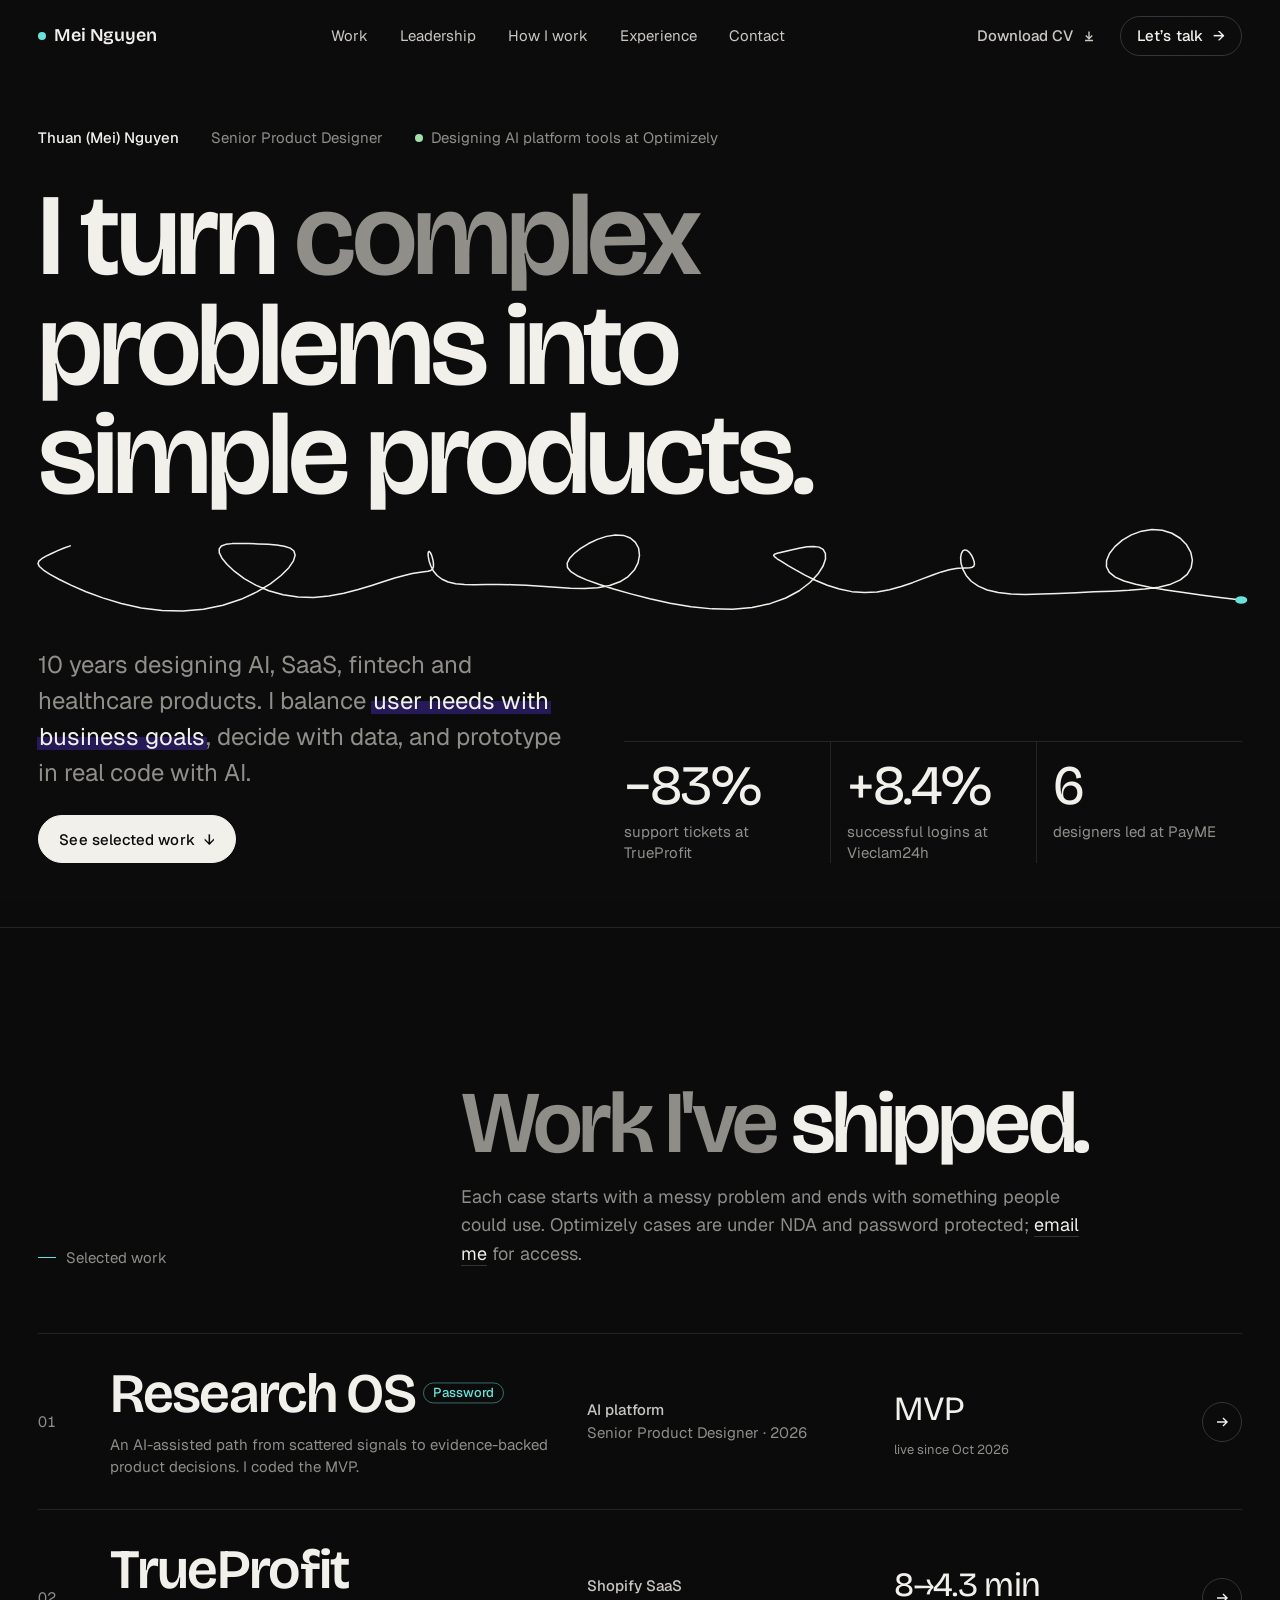
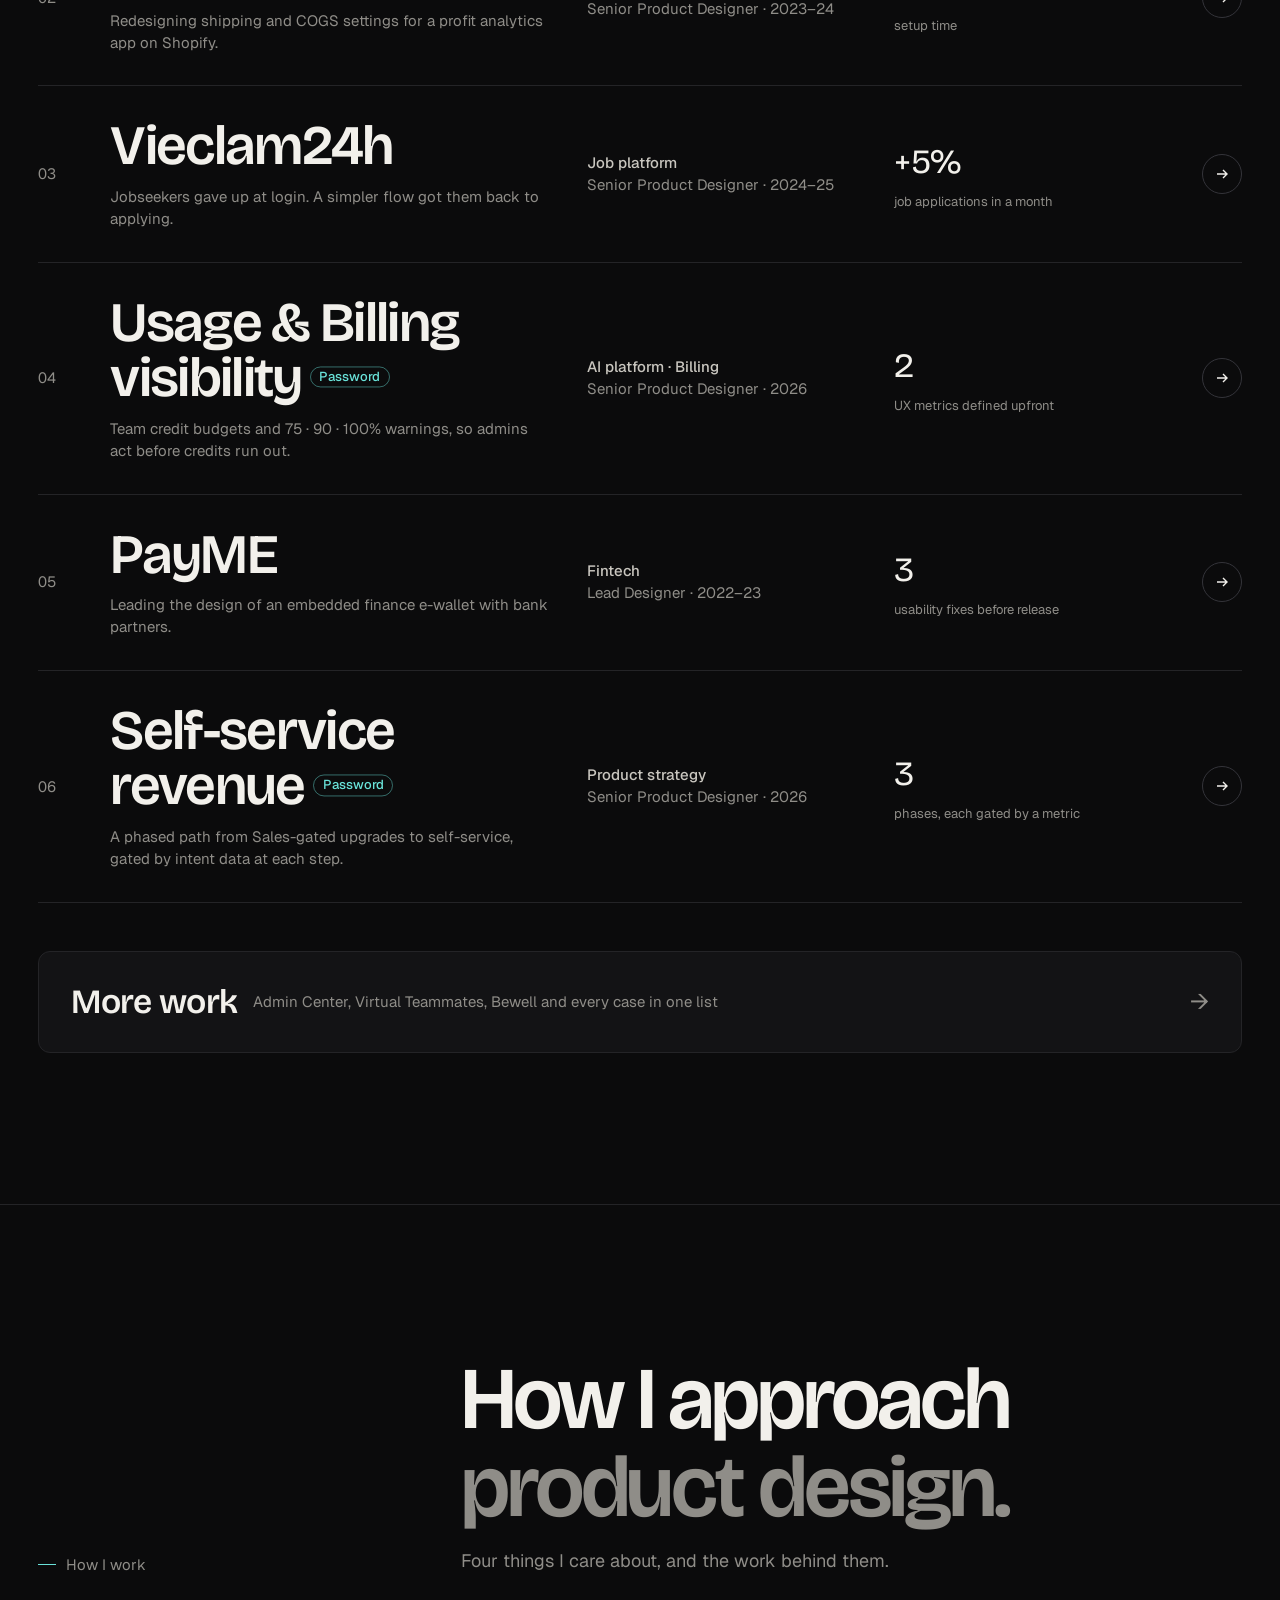
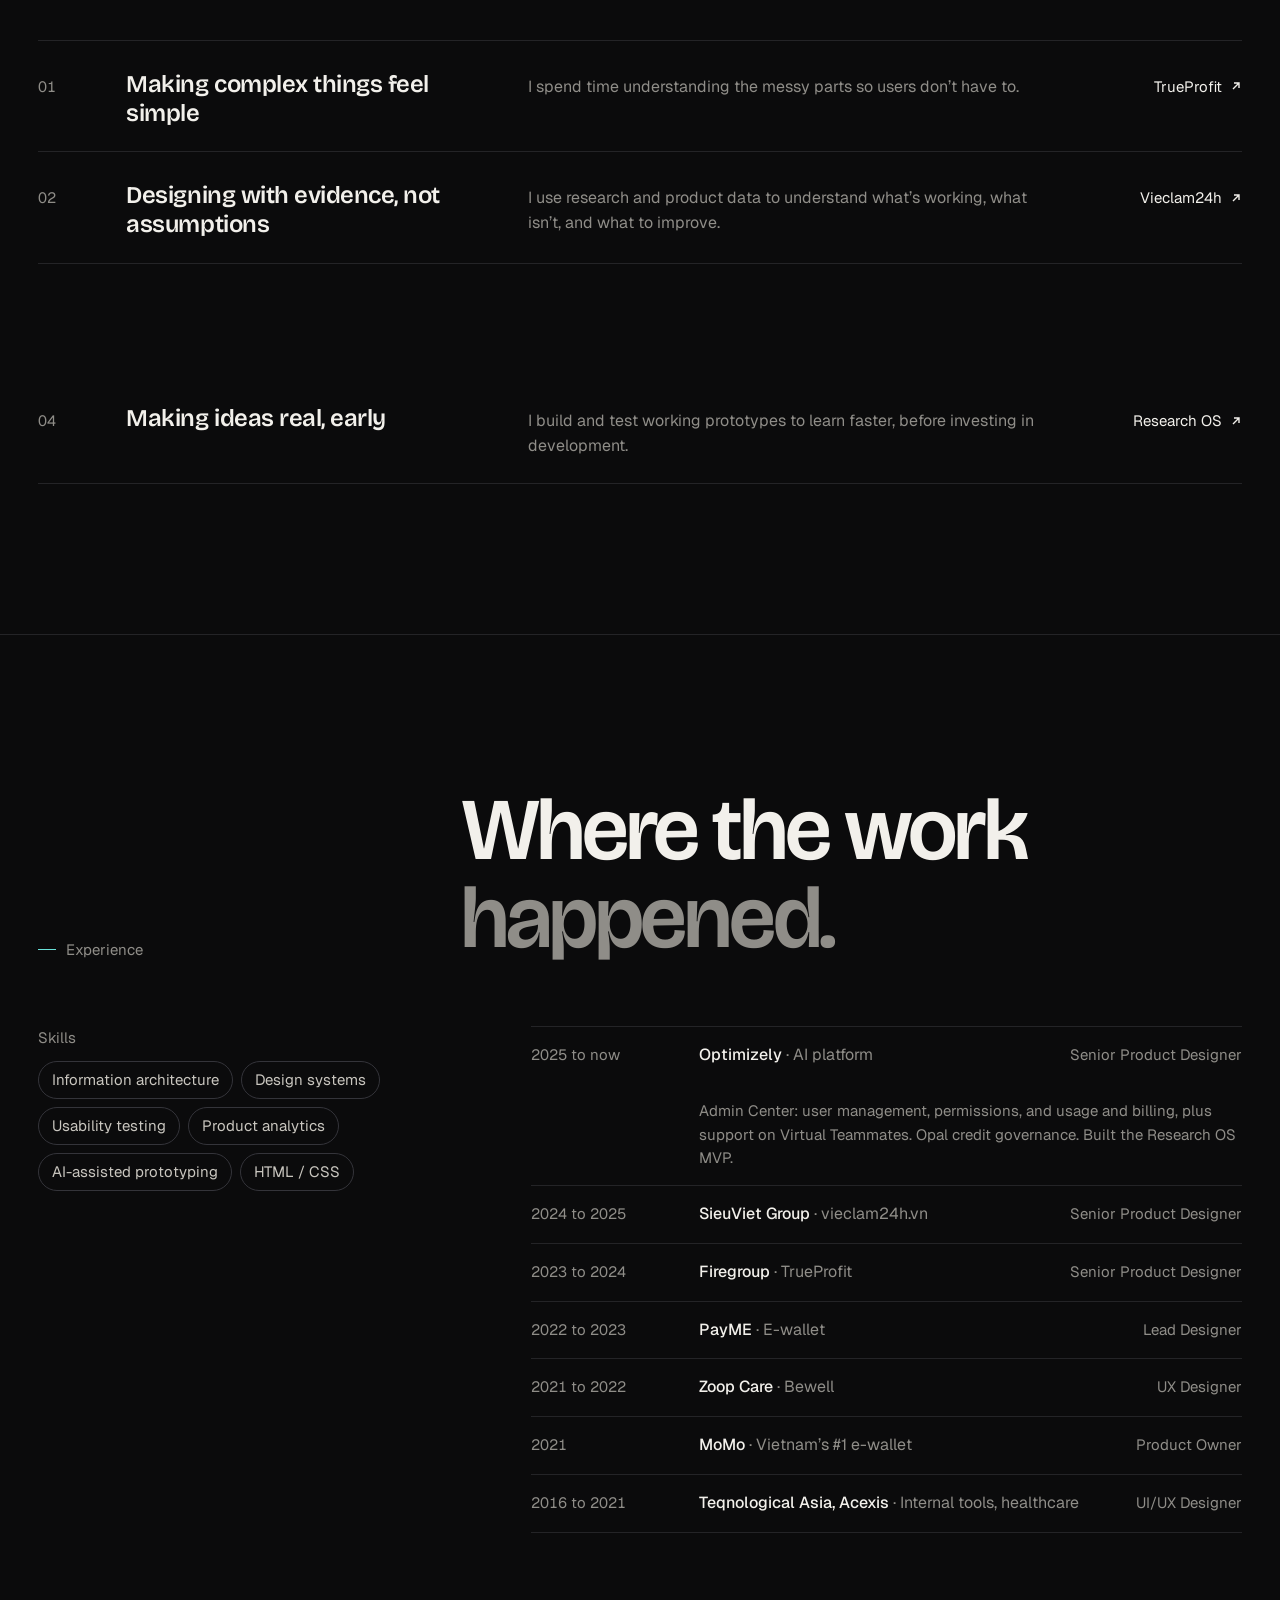
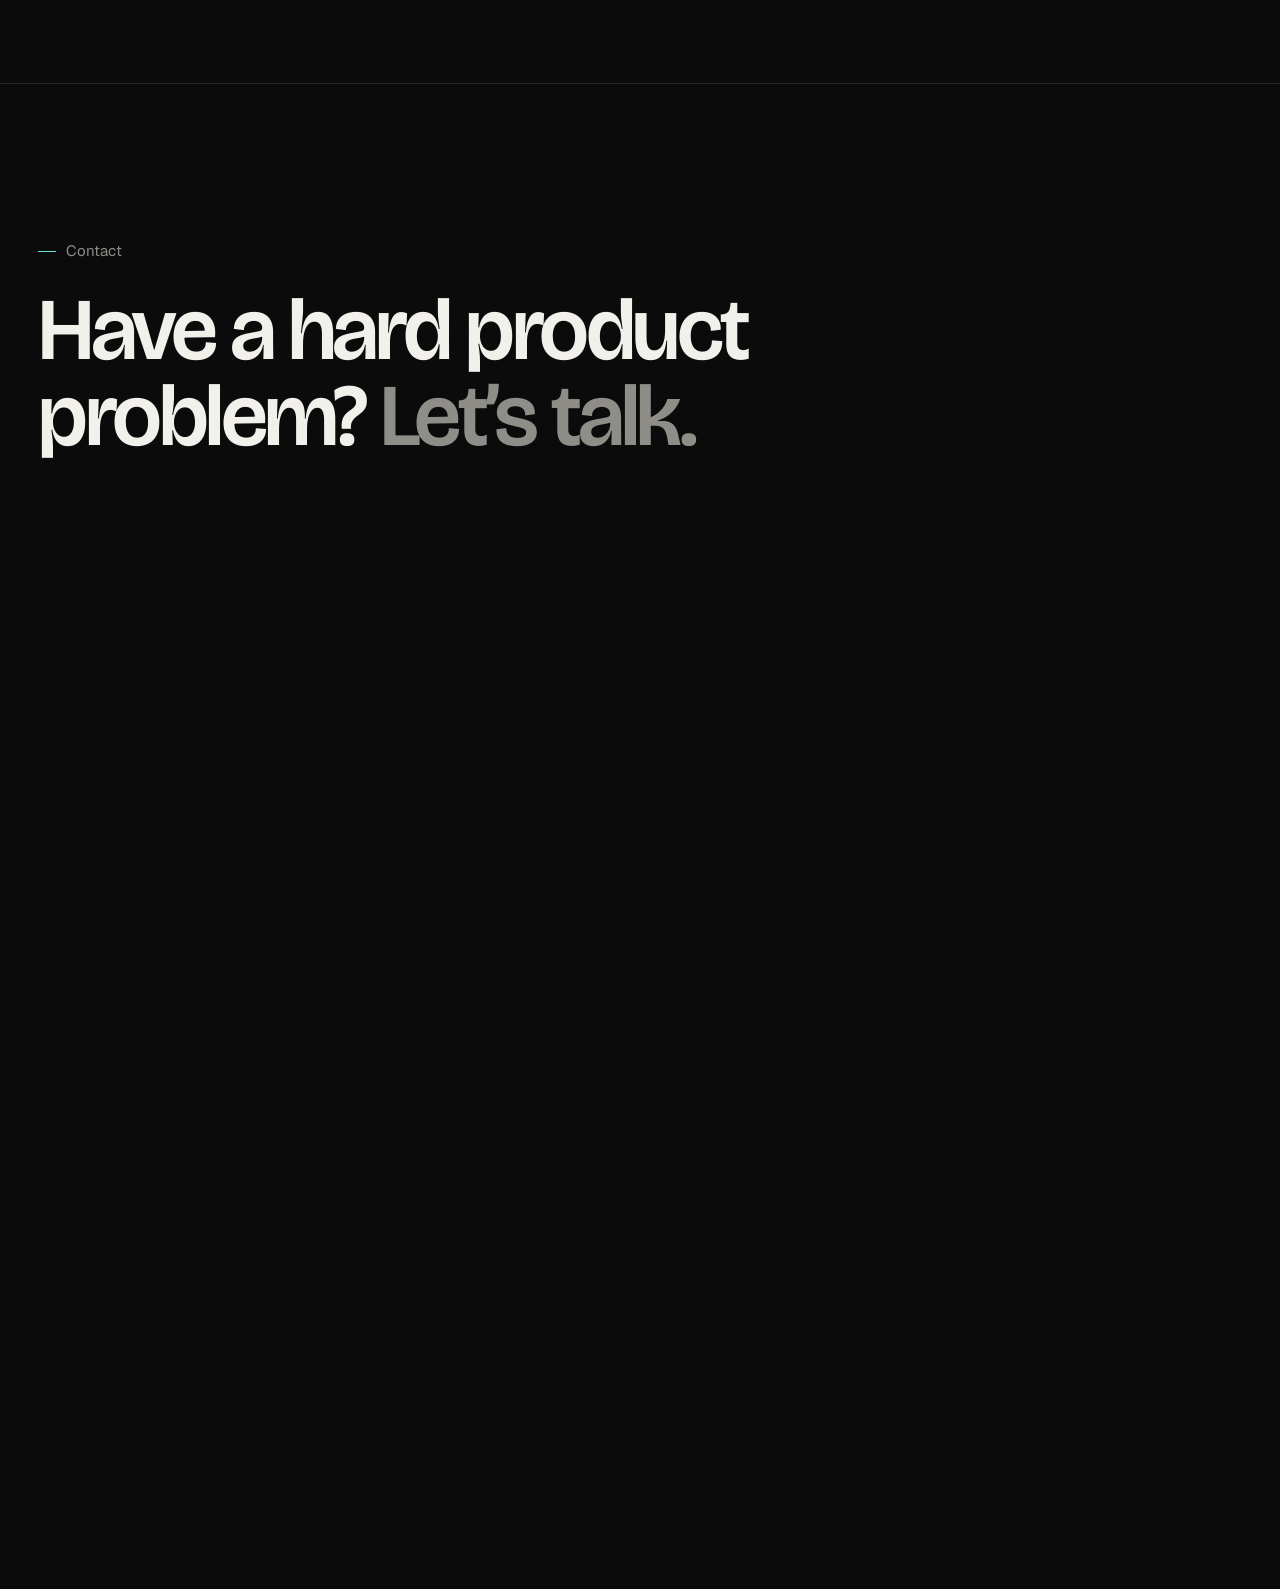
<file: index.html>
<!doctype html>
<html lang="en" class="js-off">
<head>
  <meta charset="utf-8">
  <meta name="viewport" content="width=device-width, initial-scale=1, viewport-fit=cover">
  <title>Thuan (Mei) Nguyen — Senior Product Designer</title>
  <meta name="description" content="Senior Product Designer who turns complex problems into simple products. Data-driven, balancing user and business needs, and prototyping in real code with AI.">
  <meta name="theme-color" content="#0b0b0c">
  <meta property="og:title" content="Thuan (Mei) Nguyen — Senior Product Designer">
  <meta property="og:description" content="I turn complex problems into simple products.">
  <meta property="og:image" content="assets/img/trueprofit/cover.webp">
  <link rel="icon" href="data:image/svg+xml,<svg xmlns='http://www.w3.org/2000/svg' viewBox='0 0 64 64'><rect width='64' height='64' rx='14' fill='%230b0b0c'/><circle cx='32' cy='32' r='9' fill='%2369E2D9'/></svg>">
  <link rel="preconnect" href="https://fonts.googleapis.com">
  <link rel="preconnect" href="https://fonts.gstatic.com" crossorigin>
  <link rel="stylesheet" href="https://fonts.googleapis.com/css2?family=Bricolage+Grotesque:opsz,wght@12..96,400..700&family=Geist:wght@300..700&family=Newsreader:ital,opsz,wght@0,6..72,300..600;1,6..72,300..600&display=swap">
  <link rel="stylesheet" href="assets/css/main.css">
  <!-- Microsoft Clarity -->
  <script type="text/javascript">
    (function(c,l,a,r,i,t,y){
        c[a]=c[a]||function(){(c[a].q=c[a].q||[]).push(arguments)};
        t=l.createElement(r);t.async=1;t.src="https://www.clarity.ms/tag/"+i;
        y=l.getElementsByTagName(r)[0];y.parentNode.insertBefore(t,y);
    })(window, document, "clarity", "script", "z0qmsnhgtd");
  </script>
</head>
<body>
  <a class="skip-link" href="#main">Skip to content</a>

  <header class="nav" role="banner">
    <div class="wrap nav__inner">
      <a class="brand" href="/work/" aria-label="Mei Nguyen, home"><span class="brand__dot" aria-hidden="true"></span>Mei Nguyen</a>
      <nav aria-label="Primary">
        <ul class="nav__links" id="nav-links">
          <li><a href="/work/">Work</a></li>
          <li><a href="/leadership/">Leadership</a></li>
          <li><a href="#how">How I work</a></li>
          <li><a href="#experience">Experience</a></li>
          <li><a href="#contact">Contact</a></li>
          <li class="nav__mobile-only"><a href="assets/docs/Thuan-Nguyen-Sr-Product-Designer-CV-2026-10.pdf" target="_blank" rel="noopener">Download CV <span class="sr-only">(PDF, opens in new tab)</span></a></li>
        </ul>
      </nav>
      <div class="nav__actions">
        <a class="btn btn--sm btn--ghost" href="assets/docs/Thuan-Nguyen-Sr-Product-Designer-CV-2026-10.pdf" target="_blank" rel="noopener">Download CV <svg width="12" height="12" viewBox="0 0 12 12" aria-hidden="true"><path d="M6 1.5v7M2.8 5.5 6 8.7l3.2-3.2M2 10.5h8" fill="none" stroke="currentColor" stroke-width="1.4"/></svg><span class="sr-only">(PDF, opens in new tab)</span></a>
        <a class="btn btn--sm" href="#contact">Let’s talk <span class="arrow" aria-hidden="true">→</span></a>
      </div>
      <button class="nav__menu-btn" aria-controls="nav-links" aria-expanded="false" aria-label="Open menu"><span></span></button>
    </div>
  </header>

  <div class="page">
  <main id="main">

    <!-- ===== Hero ===== -->
    <section class="hero wrap intro" aria-labelledby="hero-title">
      <div class="hero__meta fade-up" style="--d:.2s">
        <span><strong>Thuan (Mei) Nguyen</strong></span>
        <span>Senior Product Designer</span>
        <span style="display:inline-flex;align-items:center;gap:.5rem"><span class="status-dot" aria-hidden="true"></span>Designing AI platform tools at Optimizely</span>
      </div>

      <h1 class="hero__title" id="hero-title">
        <span class="line"><span style="--i:0">I turn <em>complex</em></span></span>
        <span class="line"><span style="--i:1">problems into</span></span>
        <span class="line"><span style="--i:2">simple products.</span></span>
      </h1>

      <svg class="hero__thread" viewBox="0 0 1000 120" preserveAspectRatio="none" aria-hidden="true" focusable="false">
        <path d="M0 60 L1000 60"></path>
        <circle r="5" cx="1000" cy="60"></circle>
      </svg>

      <div class="hero__bottom">
        <div class="fade-up" style="--d:.8s">
          <p class="hero__lead">10 years designing AI, SaaS, fintech and healthcare products. I balance <span class="kw is-in">user needs with business goals</span>, decide with data, and prototype in real code with AI.</p>
          <a class="btn btn--primary hero__cta" href="#work">See selected work <span class="arrow" aria-hidden="true">↓</span></a>
        </div>
        <ul class="hero__stats fade-up" style="--d:1s" aria-label="Impact at a glance">
          <li><span class="hero__stat-num">−<span data-count="83">0</span>%</span><span class="hero__stat-label">support tickets at TrueProfit</span></li>
          <li><span class="hero__stat-num">+<span data-count="8.4">0</span>%</span><span class="hero__stat-label">successful logins at Vieclam24h</span></li>
          <li><span class="hero__stat-num"><span data-count="6">0</span></span><span class="hero__stat-label">designers led at PayME</span></li>
        </ul>
      </div>
    </section>

    <!-- ===== Selected work ===== -->
    <section class="section section--line wrap" id="work" aria-labelledby="work-title">
      <div class="section__head">
        <p class="eyebrow reveal">Selected work</p>
        <div>
          <h2 class="h2 reveal" id="work-title"><span class="muted">Work I've</span> shipped.</h2>
          <p class="section__intro reveal" style="margin-top:var(--s-4)">Each case starts with a messy problem and ends with something people could use. Optimizely cases are under NDA and password protected; <a class="inline-link" href="#contact">email me</a> for access.</p>
        </div>
      </div>

      <ul class="work">
        <li class="work__item reveal">
          <a class="work__link" href="work/research-os.html" data-key="research-os">
            <span class="work__thumb"><img src="assets/img/research-os/preview.webp" alt="" loading="lazy" width="1600" height="1200"></span>
            <span class="work__idx">01</span>
            <span class="work__name">Research OS<span class="lock-tag">Password</span><span class="work__desc">An AI-assisted path from scattered signals to evidence-backed product decisions. I coded the MVP.</span></span>
            <span class="work__meta"><b>AI platform</b>Senior Product Designer · 2026</span>
            <span class="work__metric">MVP<span>live since Oct 2026</span></span>
            <span class="work__go" aria-hidden="true"><svg width="14" height="14" viewBox="0 0 14 14"><path d="M2 7h10M8 3l4 4-4 4" fill="none" stroke="currentColor" stroke-width="1.4"/></svg></span>
          </a>
        </li>
        <li class="work__item reveal">
          <a class="work__link" href="work/trueprofit.html" data-key="trueprofit">
            <span class="work__thumb"><img src="assets/img/trueprofit/cover.webp" alt="" loading="lazy" width="2000" height="1431"></span>
            <span class="work__idx">02</span>
            <span class="work__name">TrueProfit<span class="work__desc">Redesigning shipping and COGS settings for a profit analytics app on Shopify.</span></span>
            <span class="work__meta"><b>Shopify SaaS</b>Senior Product Designer · 2023–24</span>
            <span class="work__metric">8→4.3 min<span>setup time</span></span>
            <span class="work__go" aria-hidden="true"><svg width="14" height="14" viewBox="0 0 14 14"><path d="M2 7h10M8 3l4 4-4 4" fill="none" stroke="currentColor" stroke-width="1.4"/></svg></span>
          </a>
        </li>
        <li class="work__item reveal">
          <a class="work__link" href="work/vieclam24h.html" data-key="vieclam24h">
            <span class="work__thumb"><img src="assets/img/vieclam24h/cover.webp" alt="" loading="lazy" width="2000" height="1431"></span>
            <span class="work__idx">03</span>
            <span class="work__name">Vieclam24h<span class="work__desc">Jobseekers gave up at login. A simpler flow got them back to applying.</span></span>
            <span class="work__meta"><b>Job platform</b>Senior Product Designer · 2024–25</span>
            <span class="work__metric">+5%<span>job applications in a month</span></span>
            <span class="work__go" aria-hidden="true"><svg width="14" height="14" viewBox="0 0 14 14"><path d="M2 7h10M8 3l4 4-4 4" fill="none" stroke="currentColor" stroke-width="1.4"/></svg></span>
          </a>
        </li>
        <li class="work__item reveal">
          <a class="work__link" href="work/usage-billing-visibility.html" data-key="usage-billing-visibility">
            <span class="work__thumb"><img src="assets/img/usage-billing-visibility/cover.webp" alt="" loading="lazy" width="1600" height="860"></span>
            <span class="work__idx">04</span>
            <span class="work__name">Usage &amp; Billing visibility<span class="lock-tag">Password</span><span class="work__desc">Team credit budgets and 75 · 90 · 100% warnings, so admins act before credits run out.</span></span>
            <span class="work__meta"><b>AI platform · Billing</b>Senior Product Designer · 2026</span>
            <span class="work__metric">2<span>UX metrics defined upfront</span></span>
            <span class="work__go" aria-hidden="true"><svg width="14" height="14" viewBox="0 0 14 14"><path d="M2 7h10M8 3l4 4-4 4" fill="none" stroke="currentColor" stroke-width="1.4"/></svg></span>
          </a>
        </li>
        <li class="work__item reveal">
          <a class="work__link" href="work/payme.html" data-key="payme">
            <span class="work__thumb"><img src="assets/img/payme/banner.webp" alt="" loading="lazy" width="1509" height="954"></span>
            <span class="work__idx">05</span>
            <span class="work__name">PayME<span class="work__desc">Leading the design of an embedded finance e-wallet with bank partners.</span></span>
            <span class="work__meta"><b>Fintech</b>Lead Designer · 2022–23</span>
            <span class="work__metric">3<span>usability fixes before release</span></span>
            <span class="work__go" aria-hidden="true"><svg width="14" height="14" viewBox="0 0 14 14"><path d="M2 7h10M8 3l4 4-4 4" fill="none" stroke="currentColor" stroke-width="1.4"/></svg></span>
          </a>
        </li>
        <li class="work__item reveal">
          <a class="work__link" href="work/self-service-revenue.html" data-key="self-service-revenue">
            <span class="work__thumb"><img src="assets/img/self-service-revenue/cover.webp" alt="" loading="lazy" width="1600" height="860"></span>
            <span class="work__idx">06</span>
            <span class="work__name">Self-service revenue<span class="lock-tag">Password</span><span class="work__desc">A phased path from Sales-gated upgrades to self-service, gated by intent data at each step.</span></span>
            <span class="work__meta"><b>Product strategy</b>Senior Product Designer · 2026</span>
            <span class="work__metric">3<span>phases, each gated by a metric</span></span>
            <span class="work__go" aria-hidden="true"><svg width="14" height="14" viewBox="0 0 14 14"><path d="M2 7h10M8 3l4 4-4 4" fill="none" stroke="currentColor" stroke-width="1.4"/></svg></span>
          </a>
        </li>
      </ul>

      <div class="more-work reveal">
        <a class="more-work__all" href="/work/"><span class="more-work__label">More work</span><span class="more-work__sub">Admin Center, Virtual Teammates, Bewell and every case in one list</span><span class="more-work__go" aria-hidden="true">→</span></a>
      </div>
    </section>

    <div class="preview" aria-hidden="true">
      <img src="assets/img/research-os/preview.webp" data-key="research-os" alt="">
      <img src="assets/img/trueprofit/cover.webp" data-key="trueprofit" alt="">
      <img src="assets/img/vieclam24h/cover.webp" data-key="vieclam24h" alt="">
      <img src="assets/img/usage-billing-visibility/cover.webp" data-key="usage-billing-visibility" alt="">
      <img src="assets/img/payme/banner.webp" data-key="payme" alt="">
      <img src="assets/img/self-service-revenue/cover.webp" data-key="self-service-revenue" alt="">
    </div>

    <!-- ===== How I work ===== -->
    <section class="section section--line wrap" id="how" aria-labelledby="how-title">
      <div class="section__head">
        <p class="eyebrow reveal">How I work</p>
        <div>
          <h2 class="h2 reveal" id="how-title">How I approach <span class="muted">product design.</span></h2>
          <p class="section__intro reveal" style="margin-top:var(--s-4)">Four things I care about, and the work behind them.</p>
        </div>
      </div>
      <ol class="how">
        <li class="how__row reveal"><span class="how__num">01</span><h3 class="how__title">Making complex things feel simple</h3><p class="how__text">I spend time understanding the messy parts so users don’t have to.</p><a class="link-arrow how__link" href="work/trueprofit.html">TrueProfit <svg width="12" height="12" viewBox="0 0 12 12" aria-hidden="true"><path d="M3 9 9 3M4 3h5v5" fill="none" stroke="currentColor" stroke-width="1.4"/></svg></a></li>
        <li class="how__row reveal"><span class="how__num">02</span><h3 class="how__title">Designing with evidence, not assumptions</h3><p class="how__text">I use research and product data to understand what’s working, what isn’t, and what to improve.</p><a class="link-arrow how__link" href="work/vieclam24h.html">Vieclam24h <svg width="12" height="12" viewBox="0 0 12 12" aria-hidden="true"><path d="M3 9 9 3M4 3h5v5" fill="none" stroke="currentColor" stroke-width="1.4"/></svg></a></li>
        <li class="how__row reveal"><span class="how__num">03</span><h3 class="how__title">Finding the balance between users and business</h3><p class="how__text">Good design should make life easier for users while helping the product grow.</p><a class="link-arrow how__link" href="work/payme.html">PayME <svg width="12" height="12" viewBox="0 0 12 12" aria-hidden="true"><path d="M3 9 9 3M4 3h5v5" fill="none" stroke="currentColor" stroke-width="1.4"/></svg></a></li>
        <li class="how__row reveal"><span class="how__num">04</span><h3 class="how__title">Making ideas real, early</h3><p class="how__text">I build and test working prototypes to learn faster, before investing in development.</p><a class="link-arrow how__link" href="work/research-os.html">Research OS <svg width="12" height="12" viewBox="0 0 12 12" aria-hidden="true"><path d="M3 9 9 3M4 3h5v5" fill="none" stroke="currentColor" stroke-width="1.4"/></svg></a></li>
      </ol>
    </section>

    <!-- ===== Experience ===== -->
    <section class="section section--line wrap" id="experience" aria-labelledby="xp-title">
      <div class="section__head">
        <p class="eyebrow reveal">Experience</p>
        <h2 class="h2 reveal" id="xp-title">Where the work <span class="muted">happened.</span></h2>
      </div>
      <div class="xp">
        <div class="toolkit reveal">
          <div>
            <h3>Skills</h3>
            <ul class="chips"><li>Information architecture</li><li>Design systems</li><li>Usability testing</li><li>Product analytics</li><li>AI-assisted prototyping</li><li>HTML / CSS</li></ul>
          </div>
        </div>
        <ol class="xp__list reveal" aria-label="Work history">
          <li class="xp__row xp__row--now"><span class="xp__years">2025 to now</span><span class="xp__co">Optimizely <span>· AI platform</span></span><span class="xp__role">Senior Product Designer</span>
            <p class="xp__note">Admin Center: user management, permissions, and usage and billing, plus support on Virtual Teammates. Opal credit governance. Built the Research OS MVP.</p></li>
          <li class="xp__row"><span class="xp__years">2024 to 2025</span><span class="xp__co">SieuViet Group <span>· vieclam24h.vn</span></span><span class="xp__role">Senior Product Designer</span></li>
          <li class="xp__row"><span class="xp__years">2023 to 2024</span><span class="xp__co">Firegroup <span>· TrueProfit</span></span><span class="xp__role">Senior Product Designer</span></li>
          <li class="xp__row"><span class="xp__years">2022 to 2023</span><span class="xp__co">PayME <span>· E-wallet</span></span><span class="xp__role">Lead Designer</span></li>
          <li class="xp__row"><span class="xp__years">2021 to 2022</span><span class="xp__co">Zoop Care <span>· Bewell</span></span><span class="xp__role">UX Designer</span></li>
          <li class="xp__row"><span class="xp__years">2021</span><span class="xp__co">MoMo <span>· Vietnam’s #1 e-wallet</span></span><span class="xp__role">Product Owner</span></li>
          <li class="xp__row"><span class="xp__years">2016 to 2021</span><span class="xp__co">Teqnological Asia, Acexis <span>· Internal tools, healthcare</span></span><span class="xp__role">UI/UX Designer</span></li>
        </ol>
      </div>
    </section>

    <!-- ===== Contact ===== -->
    <section class="section section--line wrap cta" id="contact" aria-labelledby="cta-title">
      <p class="eyebrow reveal">Contact</p>
      <h2 class="cta__title reveal" id="cta-title" style="margin-top:var(--s-5)">Have a hard product problem? <span class="muted">Let’s talk.</span></h2>
      <div class="cta__row reveal">
        <a class="email" href="mailto:bichthuan.des@gmail.com">bichthuan.des@gmail.com</a>
        <button class="btn btn--sm copy-btn" type="button" data-copy="bichthuan.des@gmail.com">Copy email</button>
        <a class="btn btn--sm" href="https://www.linkedin.com/in/thuan-nguyen-prd" target="_blank" rel="noopener">LinkedIn <span class="sr-only">(opens in new tab)</span><span class="arrow" aria-hidden="true">↗</span></a>
      </div>
    </section>

  </main>
  </div>

  <footer class="footer" aria-labelledby="footer-title">
    <h2 id="footer-title" class="sr-only">Footer</h2>
    <div class="wrap">
      <div class="footer__top">
        <div>
          <h2>Navigate</h2>
          <ul><li><a href="/work/">Work</a></li><li><a href="/leadership/">Leadership</a></li><li><a href="#how">How I work</a></li><li><a href="#experience">Experience</a></li></ul>
        </div>
        <div>
          <h2>Case studies</h2>
          <ul><li><a href="work/research-os.html">Research OS</a></li><li><a href="work/trueprofit.html">TrueProfit</a></li><li><a href="work/vieclam24h.html">Vieclam24h</a></li><li><a href="work/usage-billing-visibility.html">Usage &amp; Billing visibility</a></li><li><a href="work/payme.html">PayME</a></li><li><a href="work/self-service-revenue.html">Self-service revenue</a></li><li><a href="work/admin-center-blueprint.html">Admin Center Blueprint</a></li><li><a href="work/virtual-teammates.html">Virtual Teammates</a></li><li><a href="work/bewell.html">Bewell</a></li></ul>
        </div>
        <div>
          <h2>Connect</h2>
          <ul><li><a href="mailto:bichthuan.des@gmail.com">Email</a></li><li><a href="https://www.linkedin.com/in/thuan-nguyen-prd" target="_blank" rel="noopener">LinkedIn</a></li><li><a href="assets/docs/Thuan-Nguyen-Sr-Product-Designer-CV-2026-10.pdf" target="_blank" rel="noopener">CV (PDF)</a></li></ul>
        </div>
        <div>
          <h2>Local time</h2>
          <p data-clock>Ho Chi Minh City</p>
        </div>
      </div>
      <div class="footer__mark-wrap" aria-hidden="true">
        <div class="footer__mark"><span>M</span><span>e</span><span>i</span><span>&nbsp;</span><span>N</span><span>g</span><span>u</span><span>y</span><span>e</span><span>n</span></div>
      </div>
      <div class="footer__bottom">
        <span>© 2026 Thuan (Mei) Nguyen. Designed and coded with AI.</span>
        <a href="#main" data-top>Back to top ↑</a>
      </div>
    </div>
  </footer>

  <div class="toast" role="status" aria-live="polite"></div>
  <script src="assets/js/main.js" defer></script>
</body>
</html>
</file>
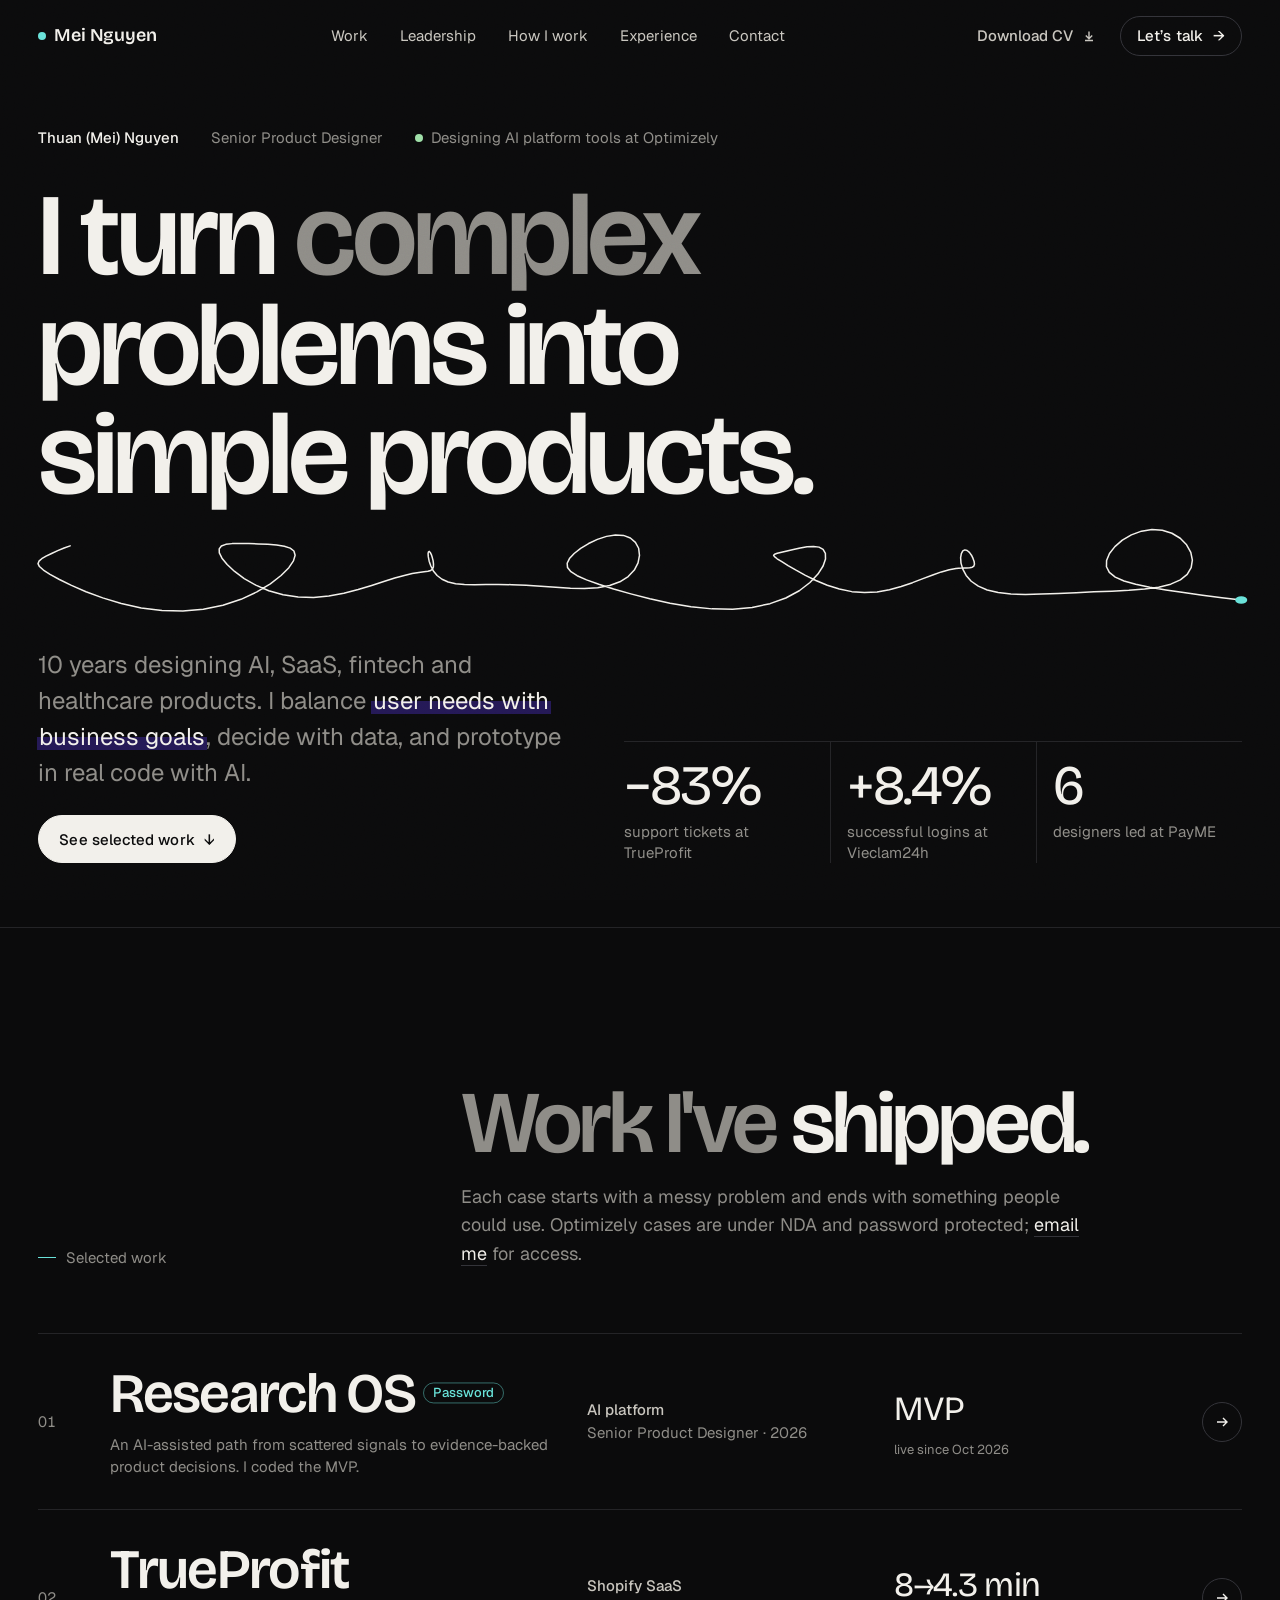
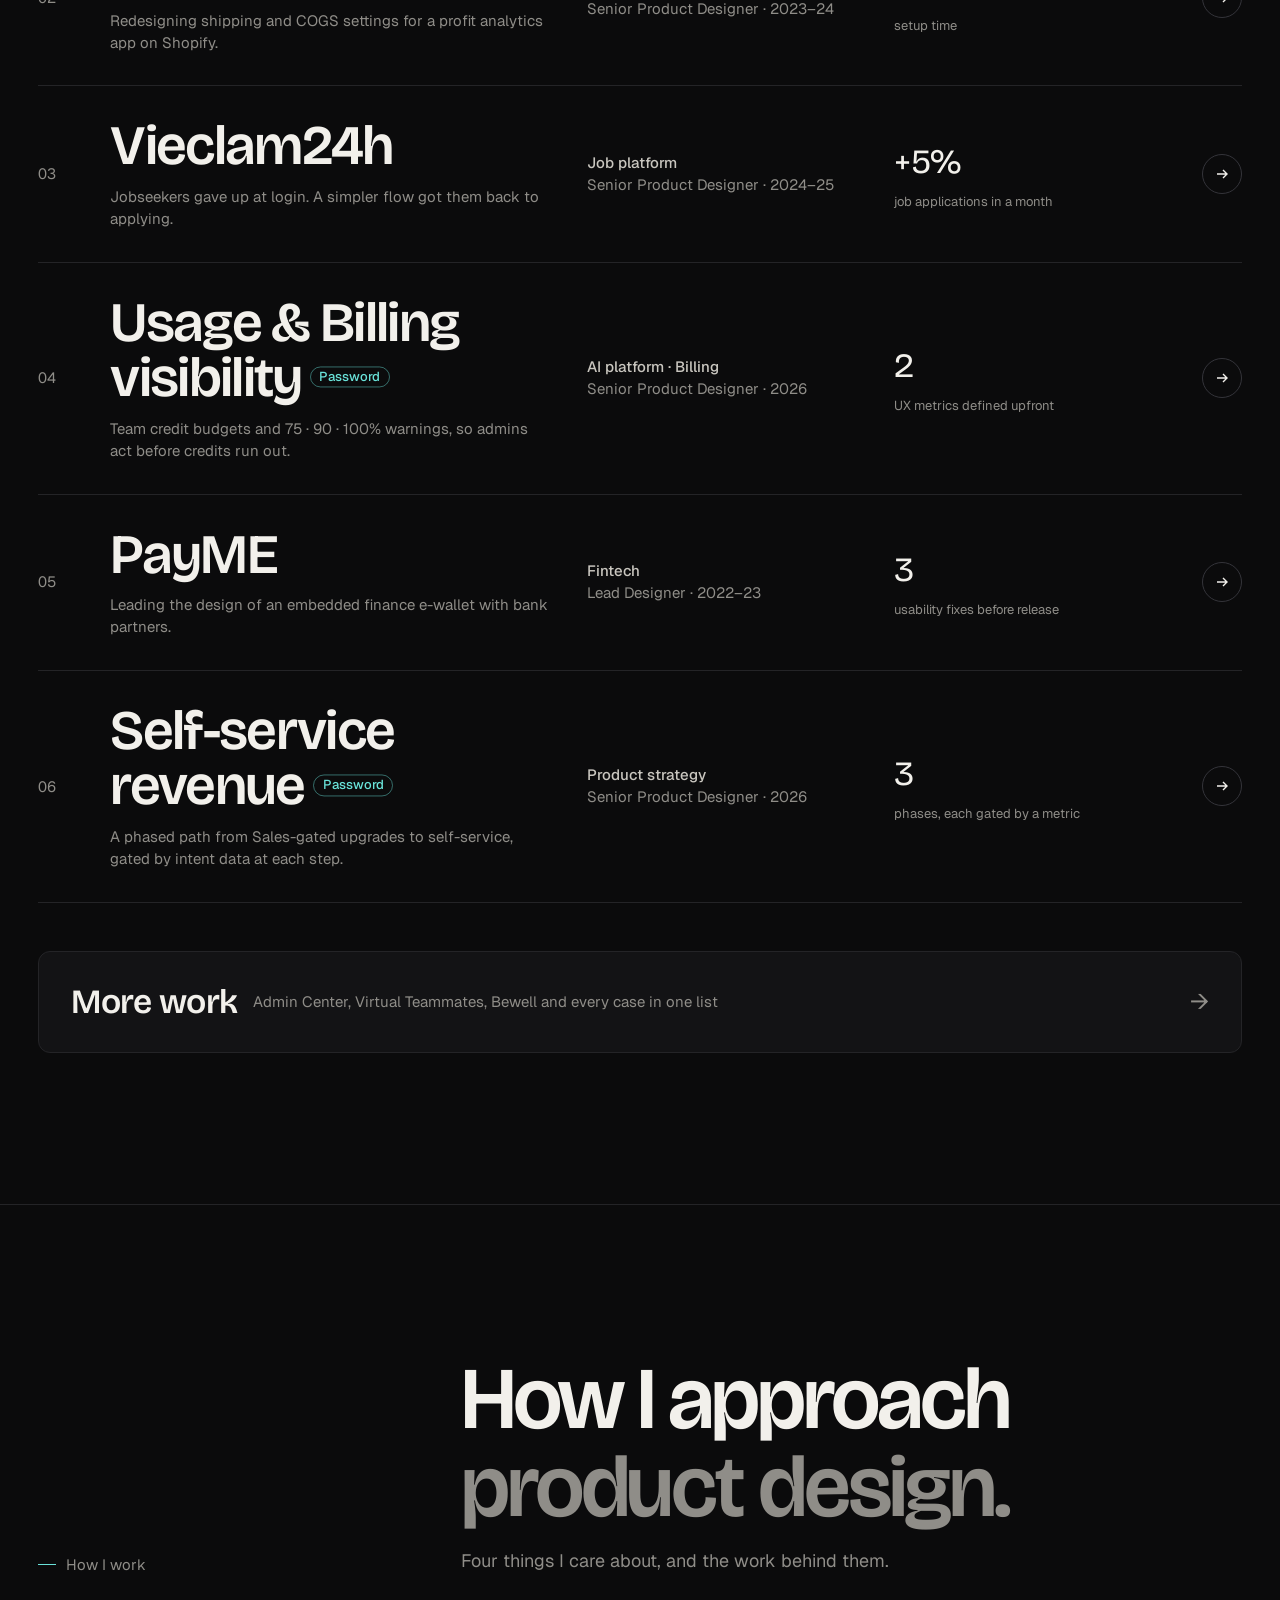
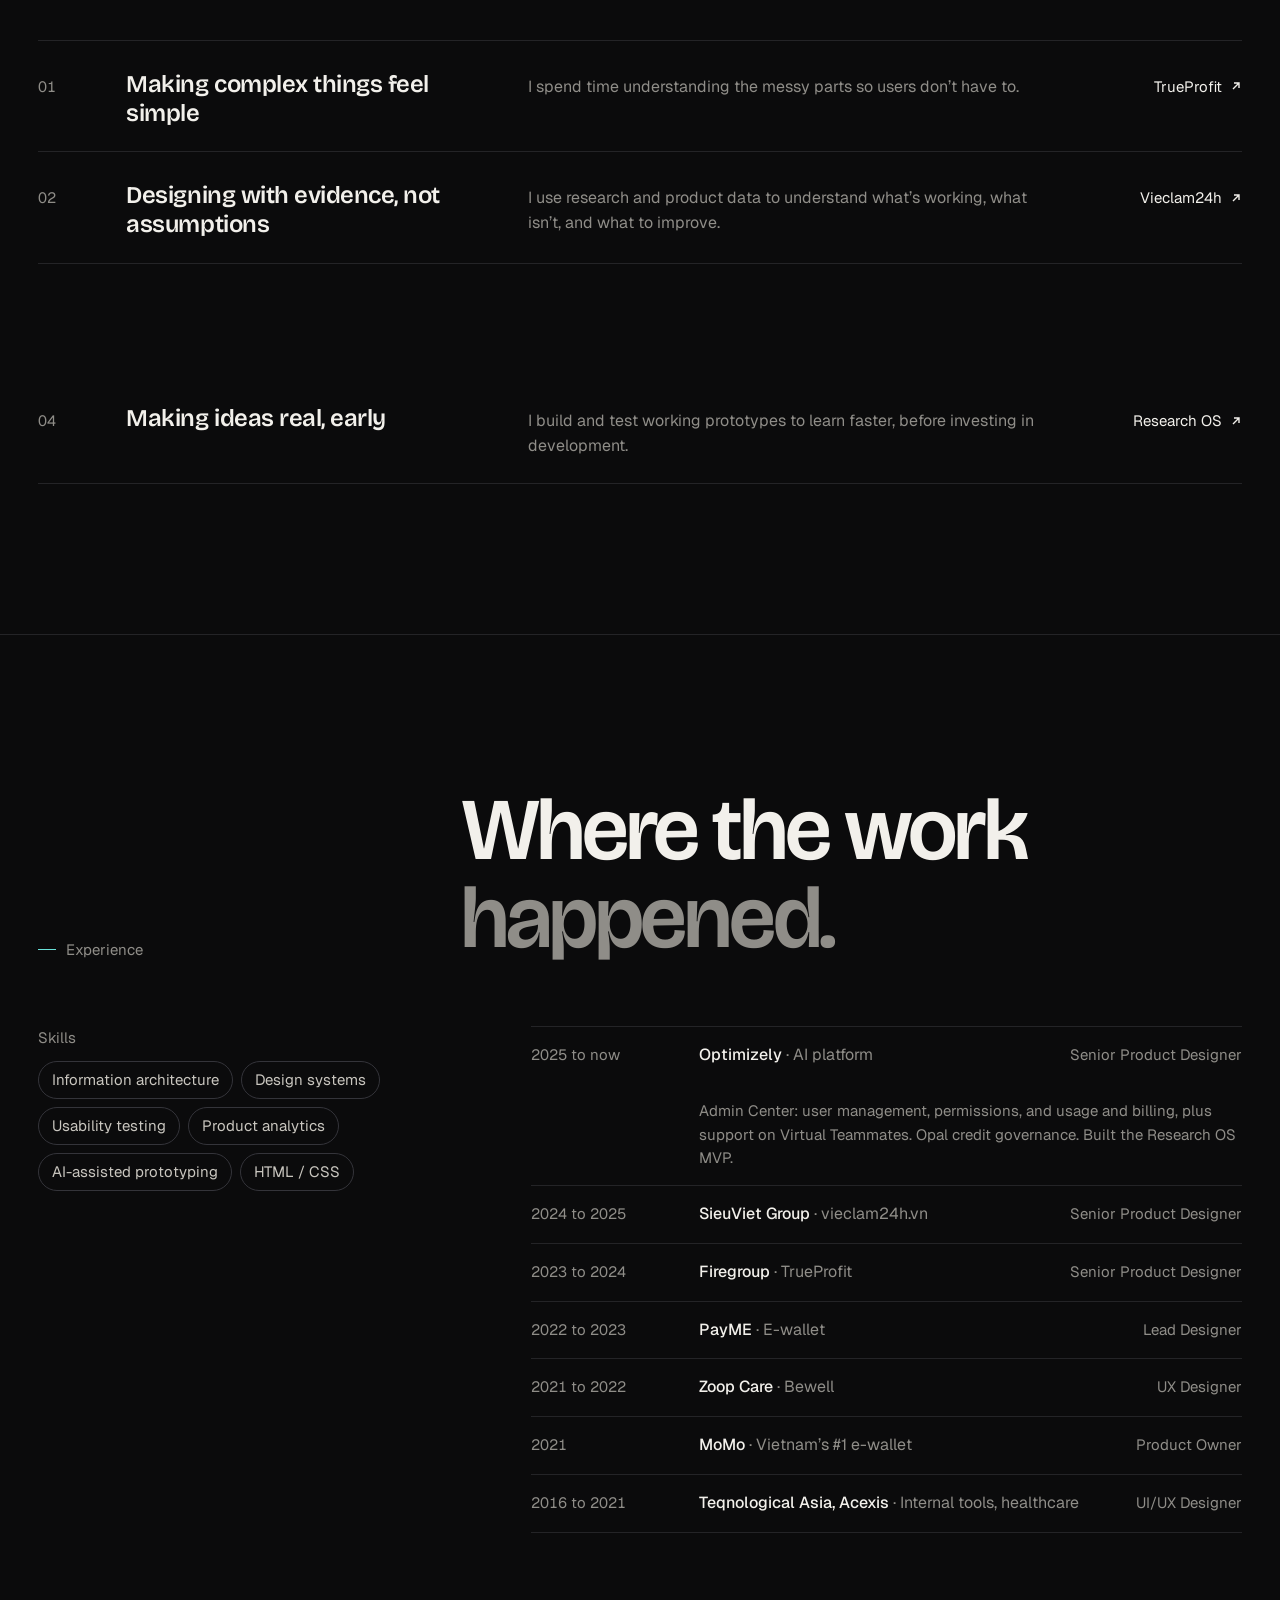
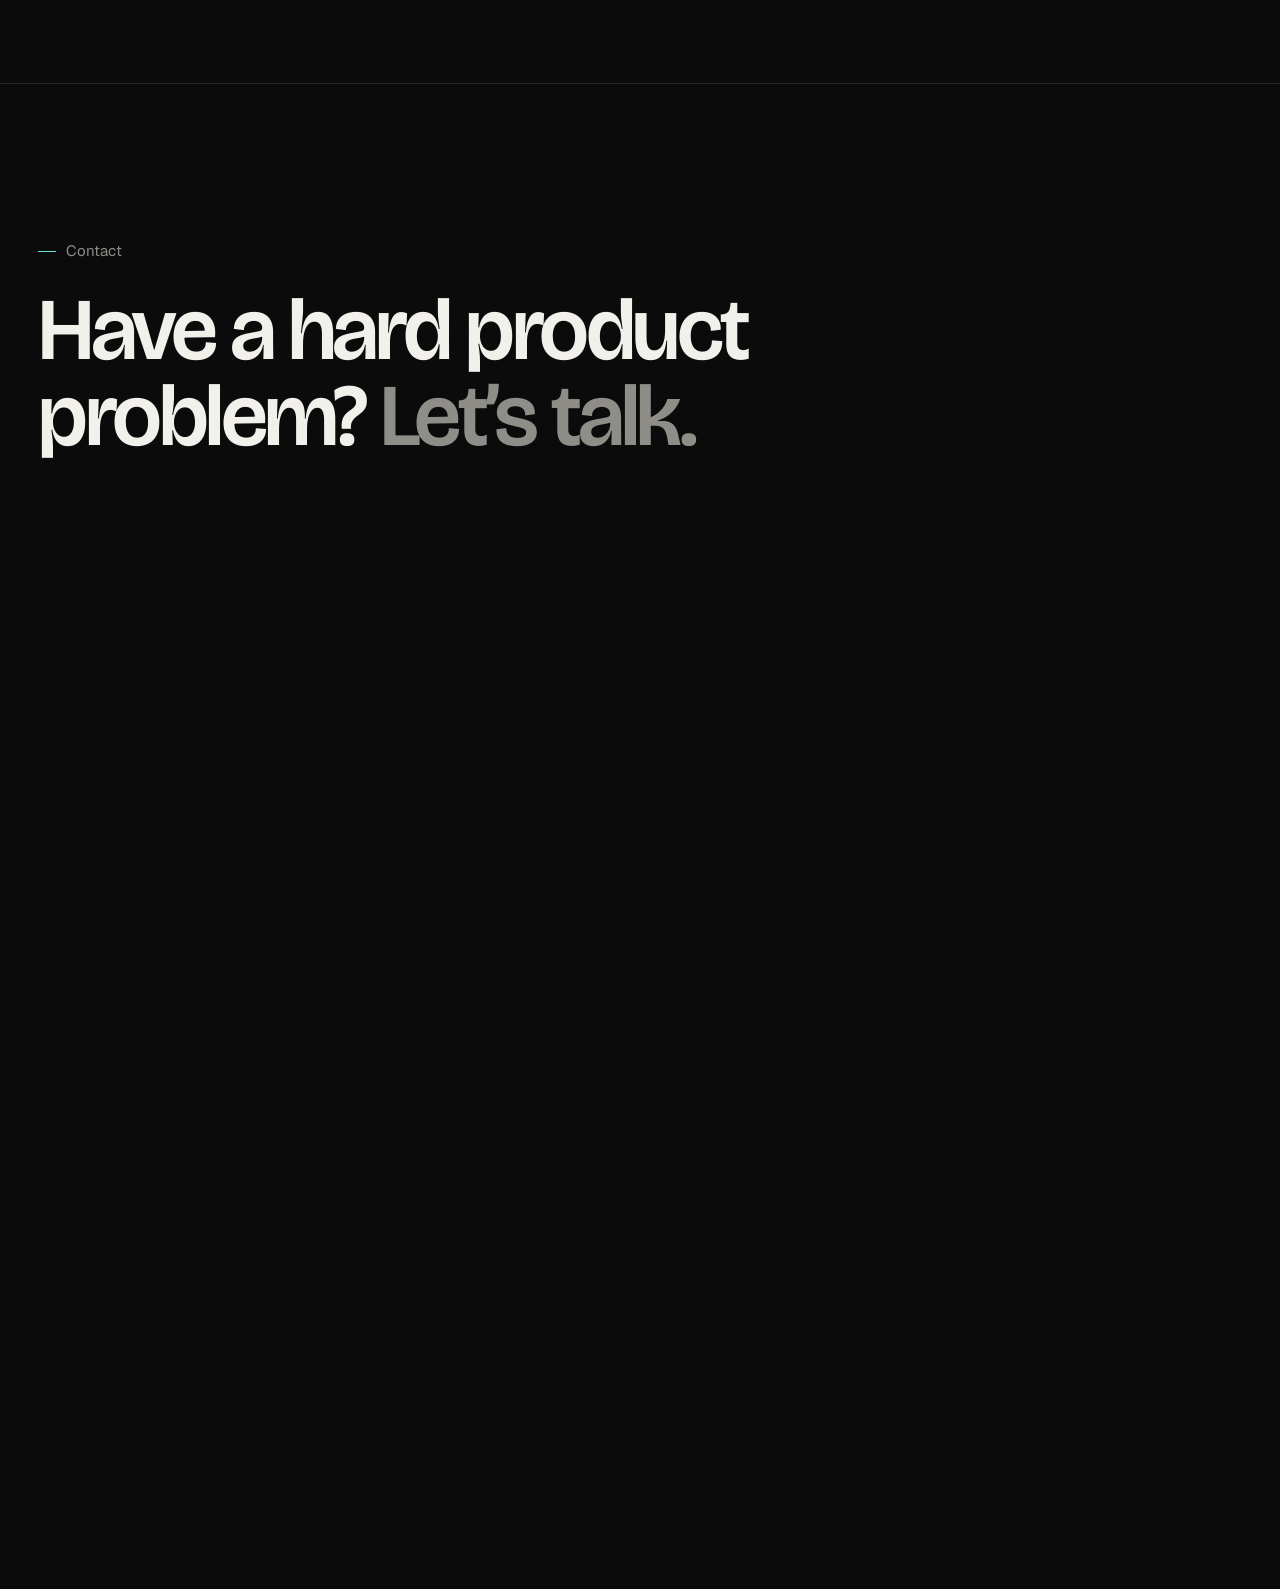
<file: home/index.html>
<!doctype html>
<html lang="en"><head><meta charset="utf-8"><title>Mei Nguyen</title>
<link rel="canonical" href="/"><meta http-equiv="refresh" content="0; url=/"><meta name="robots" content="noindex">
<script>location.replace('/' + location.hash)</script></head>
<body><a href="/">Mei Nguyen, home</a></body></html>
</file>
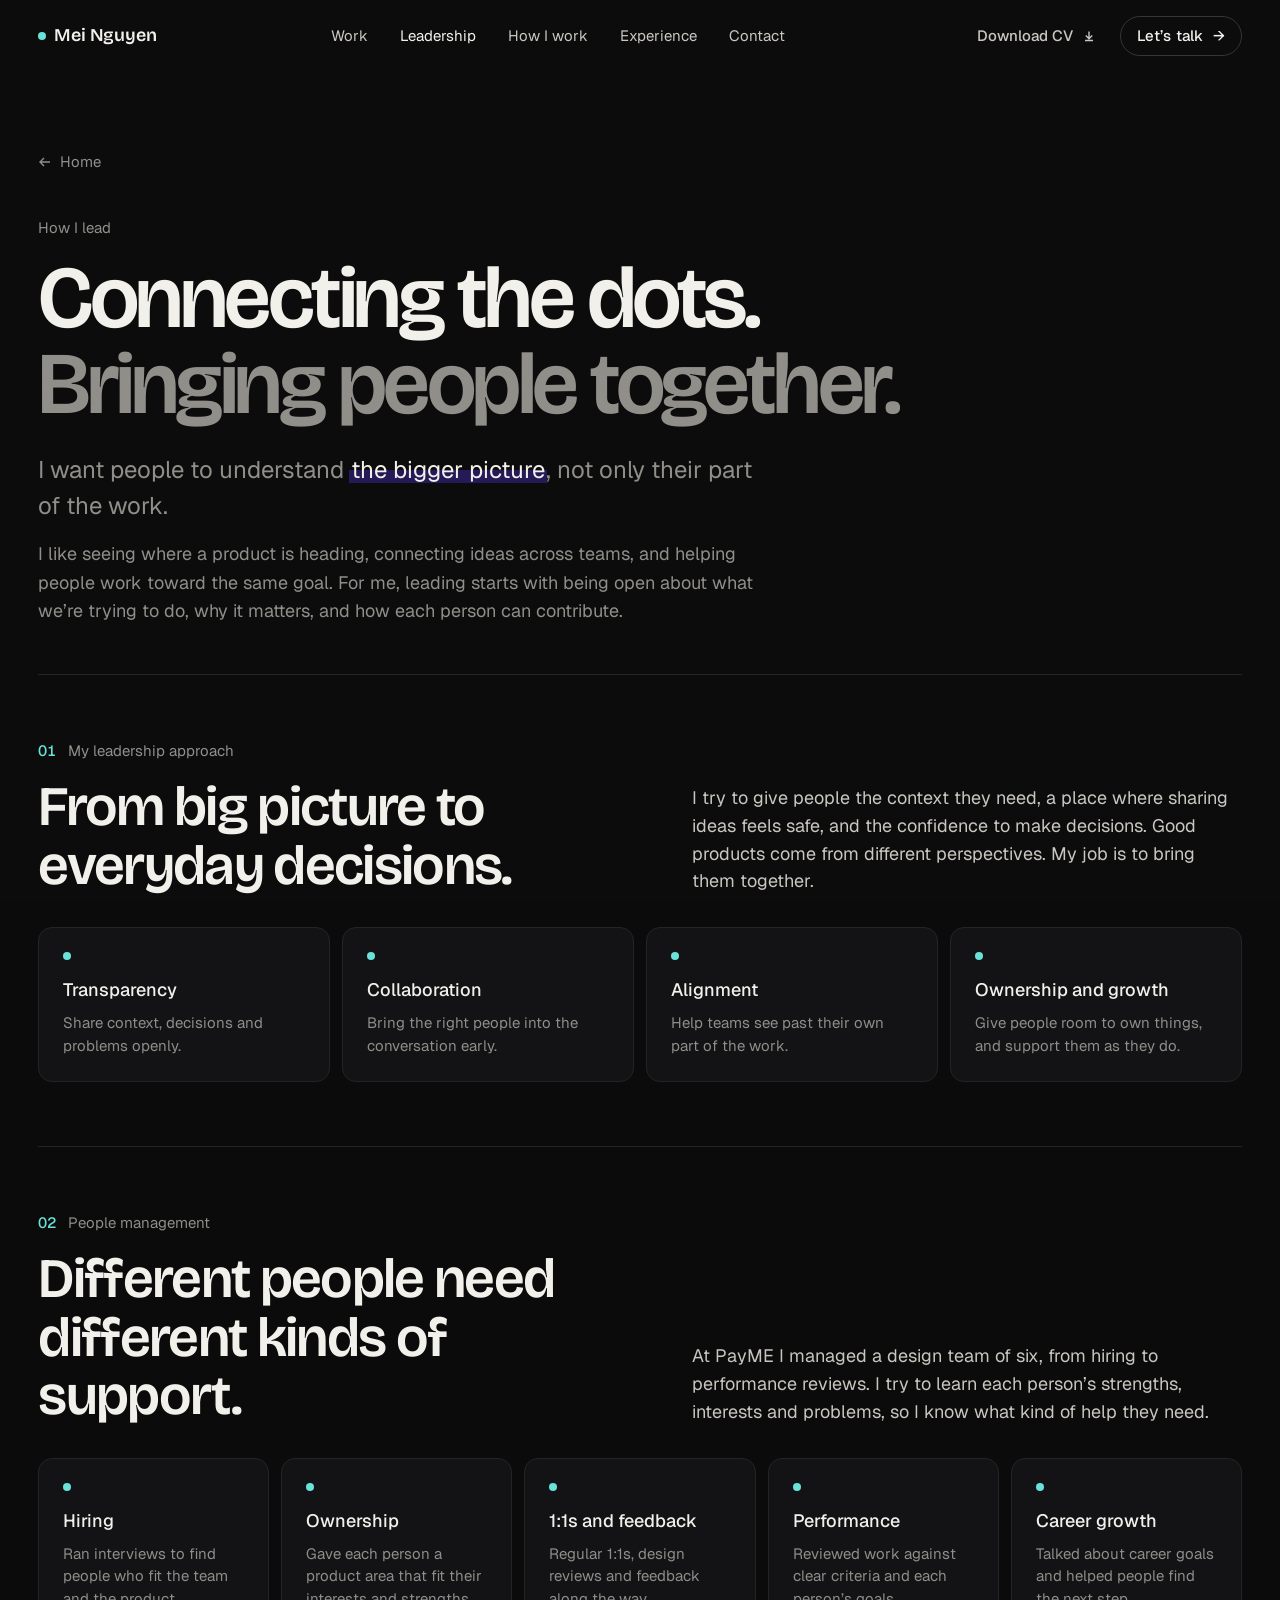
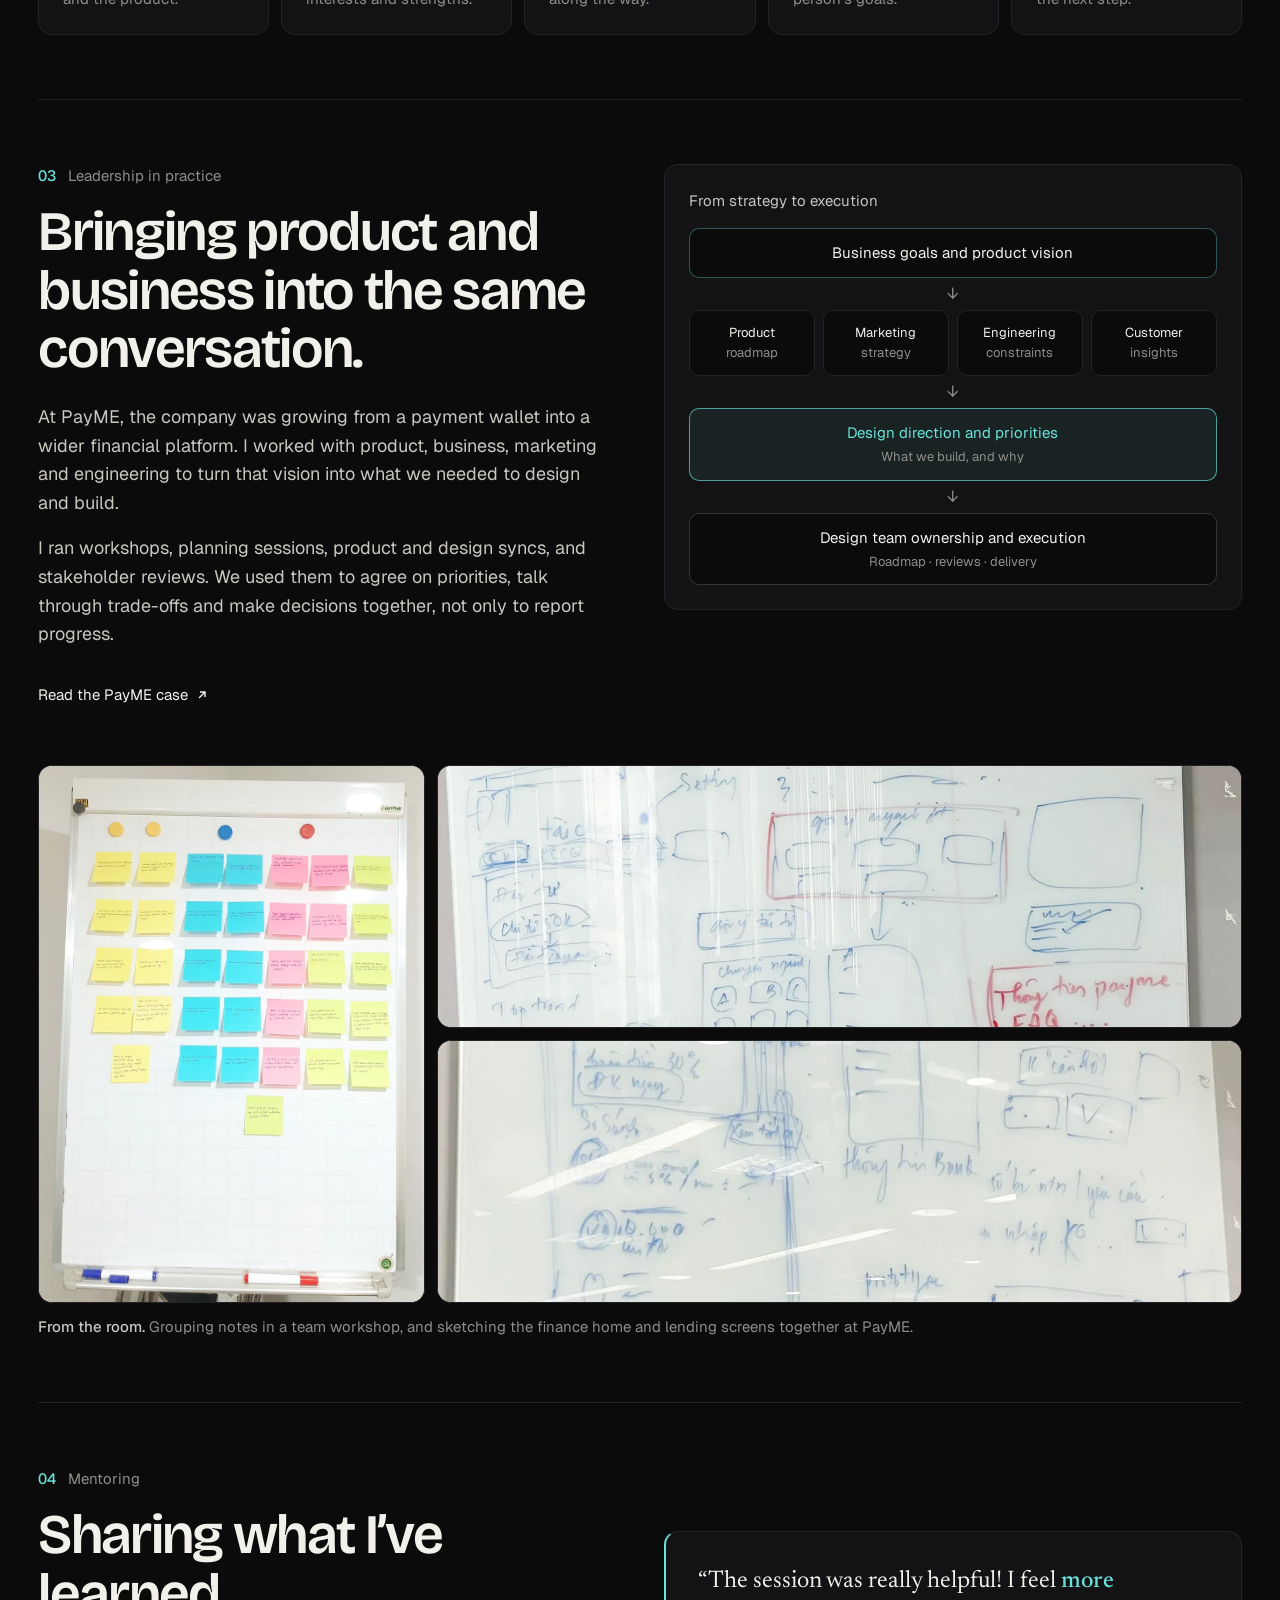
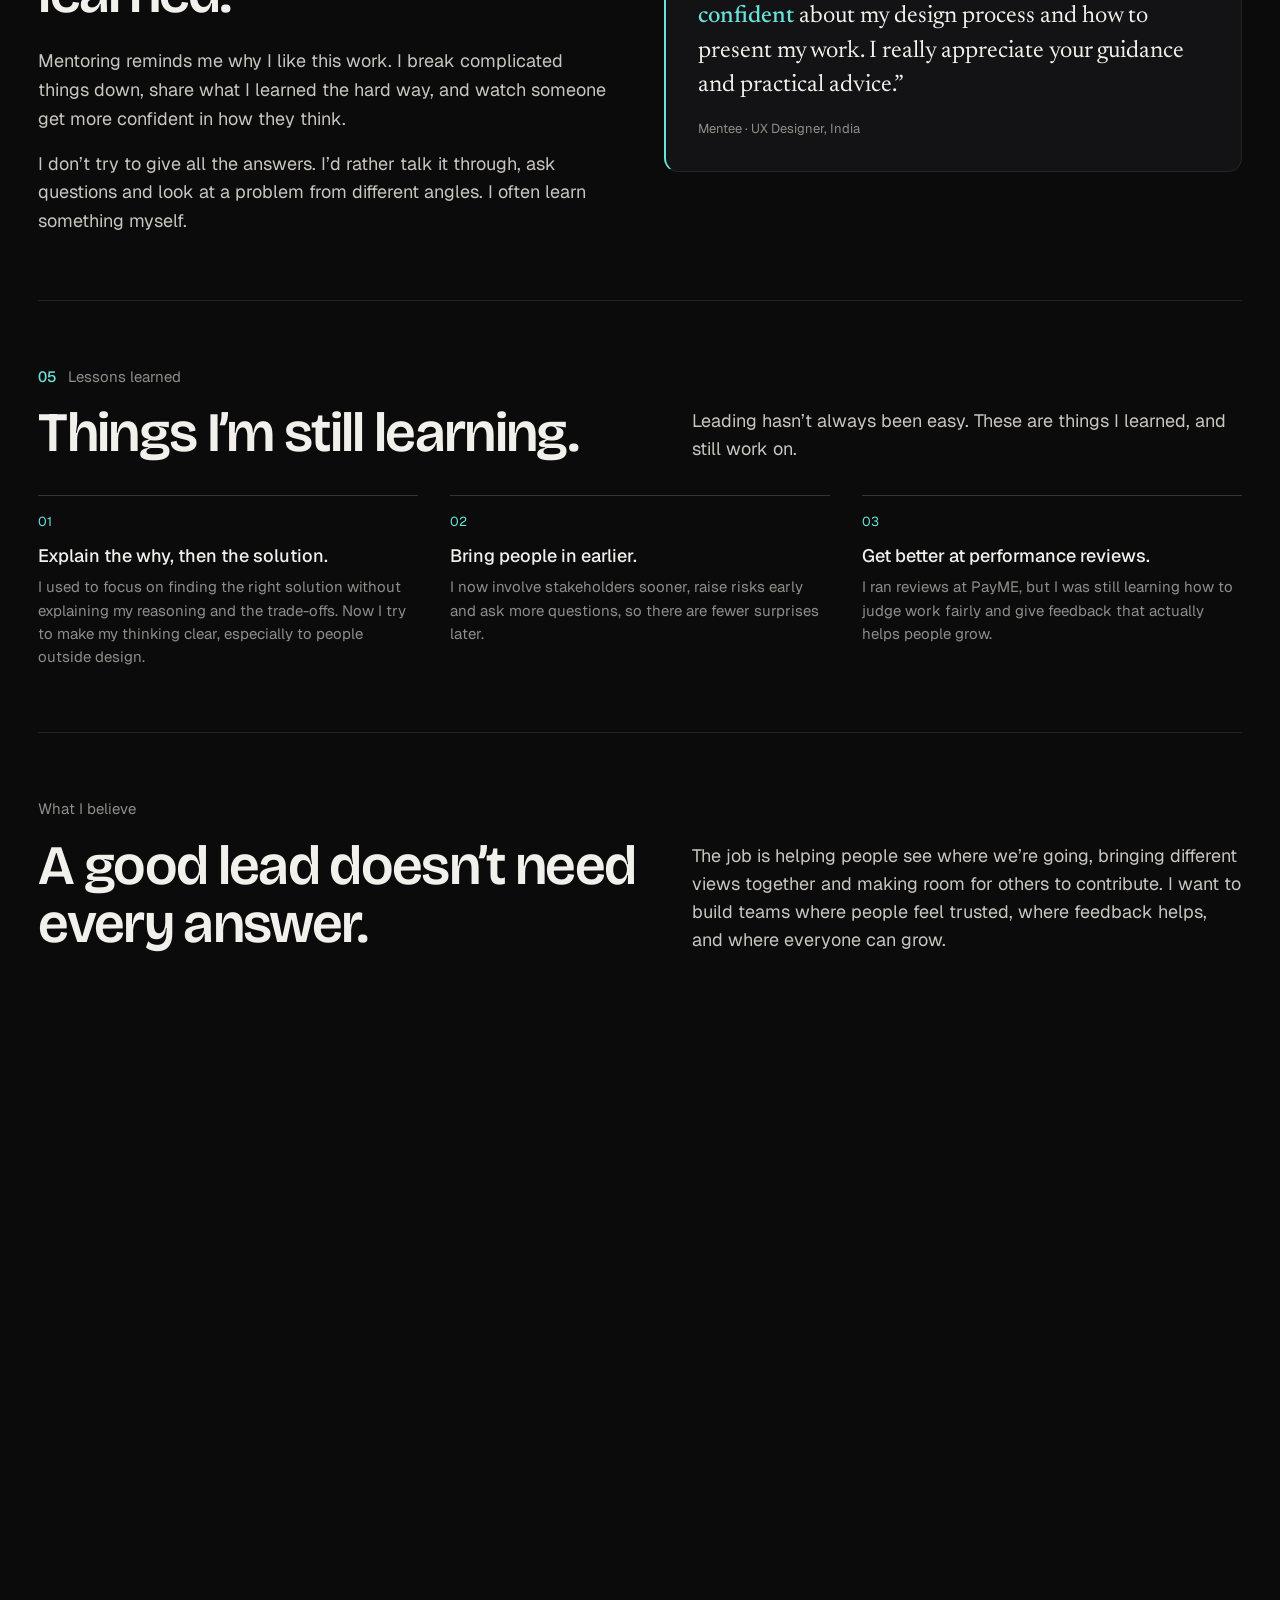
<file: leadership/index.html>
<!doctype html>
<html lang="en" class="js-off">
<head>
  <meta charset="utf-8">
  <meta name="viewport" content="width=device-width, initial-scale=1, viewport-fit=cover">
  <title>Leadership — Mei Nguyen</title>
  <meta name="description" content="How Thuan (Mei) Nguyen leads design teams: sharing context, managing and mentoring designers, and bringing product and business into the same conversation.">
  <meta name="theme-color" content="#0b0b0c">
  <link rel="icon" href="data:image/svg+xml,<svg xmlns='http://www.w3.org/2000/svg' viewBox='0 0 64 64'><rect width='64' height='64' rx='14' fill='%230b0b0c'/><circle cx='32' cy='32' r='9' fill='%2369E2D9'/></svg>">
  <link rel="preconnect" href="https://fonts.googleapis.com">
  <link rel="preconnect" href="https://fonts.gstatic.com" crossorigin>
  <link rel="stylesheet" href="https://fonts.googleapis.com/css2?family=Bricolage+Grotesque:opsz,wght@12..96,400..700&family=Geist:wght@300..700&family=Newsreader:ital,opsz,wght@0,6..72,300..600;1,6..72,300..600&display=swap">
  <link rel="stylesheet" href="../assets/css/main.css">
  <style>
    .ld-intro { margin-top: var(--s-4); font-size: var(--fs-md); color: var(--muted); line-height: 1.6; max-width: 60ch; }
    .ld-sec { padding-block: var(--s-8); border-top: 1px solid var(--line); }
    .ld-title { font-family: var(--font-display); font-size: var(--fs-2xl); letter-spacing: -0.03em; line-height: 1.05; font-weight: 600; max-width: 18ch; }
    .ld-head { display: grid; grid-template-columns: minmax(0, 1.1fr) minmax(0, 1fr); gap: var(--s-7); align-items: end; margin-bottom: var(--s-6); }
    .ld-lede { font-size: var(--fs-md); color: var(--text-soft); line-height: 1.55; max-width: 52ch; }
    .ld-grid { list-style: none; display: grid; gap: var(--s-3); }
    .ld-grid--4 { grid-template-columns: repeat(4, minmax(0, 1fr)); }
    .ld-grid--5 { grid-template-columns: repeat(5, minmax(0, 1fr)); }
    .ld-grid li { border: 1px solid var(--line); border-radius: 14px; background: var(--bg-raise); padding: var(--s-5); }
    .ld-grid h3 { font-size: var(--fs-md); font-weight: 500; margin-bottom: var(--s-2); }
    .ld-grid h3::before { content: ""; display: block; width: 8px; height: 8px; border-radius: 50%; background: var(--accent); margin-bottom: var(--s-4); }
    .ld-grid p { font-size: var(--fs-sm); color: var(--muted); line-height: 1.5; }
    .ld-split { display: grid; grid-template-columns: minmax(0, 1fr) minmax(0, 1fr); gap: var(--s-7); align-items: start; }
    .ld-split .ld-title { margin-bottom: var(--s-5); }
    .ld-prose p { font-size: var(--fs-md); color: var(--text-soft); line-height: 1.6; max-width: 52ch; }
    .ld-prose p + p { margin-top: var(--s-4); }
    .ld-prose .link-arrow { margin-top: var(--s-5); display: inline-flex; }
    .ld-flow { margin: 0; border: 1px solid var(--line); border-radius: var(--radius); background: var(--bg-raise); padding: var(--s-5); display: grid; justify-items: stretch; text-align: center; }
    .ld-flow__t { text-align: left; font-size: var(--fs-sm); color: var(--text-soft); margin-bottom: var(--s-4); }
    .ld-flow__box { border: 1px solid var(--line-strong); border-radius: 10px; background: var(--bg); padding: var(--s-3) var(--s-4); font-size: var(--fs-sm); color: var(--text); }
    .ld-flow__box span { display: block; font-size: var(--fs-xs); color: var(--muted); margin-top: .2rem; }
    .ld-flow__box--top { border-color: rgba(105,226,217,.35); }
    .ld-flow__box--hot { border-color: rgba(105,226,217,.65); background: rgba(105,226,217,.08); color: var(--accent); }
    .ld-flow__arrow { color: var(--muted); line-height: 1; padding: var(--s-2) 0; }
    .ld-flow__inputs { list-style: none; display: grid; grid-template-columns: repeat(4, minmax(0, 1fr)); gap: var(--s-2); }
    .ld-flow__inputs li { border: 1px solid var(--line); border-radius: 10px; background: var(--bg); padding: var(--s-3) var(--s-2); font-size: var(--fs-xs); color: var(--text); }
    .ld-flow__inputs span { display: block; color: var(--muted); }
    .ld-quote { margin: 0; border: 1px solid var(--line); border-left: 2px solid var(--accent); border-radius: var(--radius); background: var(--bg-raise); padding: var(--s-6); align-self: center; }
    .ld-quote blockquote { margin: 0; }
    .ld-quote p { font-family: var(--font-read); font-size: var(--fs-lg); line-height: 1.45; color: var(--text); }
    .ld-quote p b { color: var(--accent); font-weight: 500; }
    .ld-quote figcaption { margin-top: var(--s-4); font-size: var(--fs-xs); color: var(--muted); }
    .ld-lessons { list-style: none; counter-reset: l; display: grid; grid-template-columns: repeat(3, minmax(0, 1fr)); gap: var(--s-6); }
    .ld-lessons li { counter-increment: l; border-top: 1px solid var(--line-strong); padding-top: var(--s-4); }
    .ld-lessons li::before { content: "0" counter(l); display: block; font-size: var(--fs-xs); color: var(--accent); margin-bottom: var(--s-3); }
    .ld-lessons h3 { font-size: var(--fs-md); font-weight: 500; line-height: 1.3; margin-bottom: var(--s-2); }
    .ld-lessons p { font-size: var(--fs-sm); color: var(--muted); line-height: 1.55; }
    .ld-photos { display: grid; grid-template-columns: minmax(0, .72fr) minmax(0, 1.5fr); grid-template-rows: 1fr 1fr; gap: var(--s-3); height: clamp(360px, 42vw, 600px); margin-top: var(--s-7); }
    .ld-photo { margin: 0; border-radius: 14px; overflow: hidden; border: 1px solid var(--line); background: #e9ecee; min-height: 0; }
    .ld-photo--tall { grid-row: 1 / span 2; }
    .ld-photo img { display: block; width: 100%; height: 100%; object-fit: cover; }
    .ld-photo--tall img { object-position: center 30%; }
    .ld-photos__cap { margin-top: var(--s-3); font-size: var(--fs-sm); color: var(--muted); }
    .ld-photos__cap b { color: var(--text-soft); font-weight: 500; }
    @media (max-width: 700px) { .ld-photos { grid-template-columns: 1fr; grid-template-rows: none; height: auto; } .ld-photo--tall { grid-row: auto; } .ld-photo img { height: auto; } .ld-photo--tall img { aspect-ratio: 4 / 3; height: auto; } }
    .ld-belief { padding-bottom: var(--section); }
    .ld-belief .ld-head { margin-bottom: 0; }
    @media (max-width: 1100px) { .ld-grid--5 { grid-template-columns: repeat(3, minmax(0, 1fr)); } }
    @media (max-width: 900px) {
      .ld-head, .ld-split { grid-template-columns: 1fr; gap: var(--s-4); }
      .ld-grid--4 { grid-template-columns: 1fr 1fr; }
      .ld-lessons { grid-template-columns: 1fr; gap: var(--s-5); }
    }
    @media (max-width: 600px) {
      .ld-grid--4, .ld-grid--5 { grid-template-columns: 1fr; }
      .ld-flow__inputs { grid-template-columns: 1fr 1fr; }
    }
  </style>
  <!-- Microsoft Clarity -->
  <script type="text/javascript">
    (function(c,l,a,r,i,t,y){
        c[a]=c[a]||function(){(c[a].q=c[a].q||[]).push(arguments)};
        t=l.createElement(r);t.async=1;t.src="https://www.clarity.ms/tag/"+i;
        y=l.getElementsByTagName(r)[0];y.parentNode.insertBefore(t,y);
    })(window, document, "clarity", "script", "z0qmsnhgtd");
  </script>
</head>
<body>
  <a class="skip-link" href="#main">Skip to content</a>
  
  <header class="nav" role="banner">
    <div class="wrap nav__inner">
      <a class="brand" href="/" aria-label="Mei Nguyen, home"><span class="brand__dot" aria-hidden="true"></span>Mei Nguyen</a>
      <nav aria-label="Primary">
        <ul class="nav__links" id="nav-links">
          <li><a href="/work/">Work</a></li>
          <li><a href="/leadership/" aria-current="page">Leadership</a></li>
          <li><a href="/#how">How I work</a></li>
          <li><a href="/#experience">Experience</a></li>
          <li><a href="/#contact">Contact</a></li>
          <li class="nav__mobile-only"><a href="../assets/docs/Thuan-Nguyen-Sr-Product-Designer-CV-2026-10.pdf" target="_blank" rel="noopener">Download CV <span class="sr-only">(PDF, opens in new tab)</span></a></li>
        </ul>
      </nav>
      <div class="nav__actions">
        <a class="btn btn--sm btn--ghost" href="../assets/docs/Thuan-Nguyen-Sr-Product-Designer-CV-2026-10.pdf" target="_blank" rel="noopener">Download CV <svg width="12" height="12" viewBox="0 0 12 12" aria-hidden="true"><path d="M6 1.5v7M2.8 5.5 6 8.7l3.2-3.2M2 10.5h8" fill="none" stroke="currentColor" stroke-width="1.4"/></svg><span class="sr-only">(PDF, opens in new tab)</span></a>
        <a class="btn btn--sm" href="/#contact">Let’s talk <span class="arrow" aria-hidden="true">→</span></a>
      </div>
      <button class="nav__menu-btn" aria-controls="nav-links" aria-expanded="false" aria-label="Open menu"><span></span></button>
    </div>
  </header>

  <div class="page">
  <main id="main">
    <section class="cs-hero wrap intro" aria-labelledby="cs-title">
      <a class="back fade-up" style="--d:.1s" href="/"><svg width="14" height="14" viewBox="0 0 14 14" aria-hidden="true"><path d="M12 7H2M6 3 2 7l4 4" fill="none" stroke="currentColor" stroke-width="1.4"/></svg>Home</a>
      <p class="cs-kicker fade-up" style="--d:.15s">How I lead</p>
      <h1 class="cs-title" id="cs-title">
        <span class="line" style="display:block;overflow:hidden;padding-bottom:.12em;margin-bottom:-.12em"><span style="--i:0;display:inline-block">Connecting the dots.</span></span>
        <span class="line" style="display:block;overflow:hidden;padding-bottom:.12em;margin-bottom:-.12em"><span style="--i:1;display:inline-block" class="muted">Bringing people together.</span></span>
      </h1>
      <p class="cs-sub fade-up" style="--d:.5s">I want people to understand <span class="kw is-in">the bigger picture</span>, not only their part of the work.</p>
      <p class="ld-intro fade-up" style="--d:.6s">I like seeing where a product is heading, connecting ideas across teams, and helping people work toward the same goal. For me, leading starts with being open about what we’re trying to do, why it matters, and how each person can contribute.</p>
    </section>

    <div class="wrap">

      <section class="ld-sec" id="approach" aria-labelledby="approach-title">
        <div class="ld-head">
          <div>
            <p class="chapter__label"><b>01</b>My leadership approach</p>
            <h2 class="ld-title" id="approach-title">From big picture to everyday decisions.</h2>
          </div>
          <p class="ld-lede reveal">I try to give people the context they need, a place where sharing ideas feels safe, and the confidence to make decisions. Good products come from different perspectives. My job is to bring them together.</p>
        </div>
        <ul class="ld-grid ld-grid--4 reveal">
          <li><h3>Transparency</h3><p>Share context, decisions and problems openly.</p></li>
          <li><h3>Collaboration</h3><p>Bring the right people into the conversation early.</p></li>
          <li><h3>Alignment</h3><p>Help teams see past their own part of the work.</p></li>
          <li><h3>Ownership and growth</h3><p>Give people room to own things, and support them as they do.</p></li>
        </ul>
      </section>

      <section class="ld-sec" id="people" aria-labelledby="people-title">
        <div class="ld-head">
          <div>
            <p class="chapter__label"><b>02</b>People management</p>
            <h2 class="ld-title" id="people-title">Different people need different kinds of support.</h2>
          </div>
          <p class="ld-lede reveal">At PayME I managed a design team of six, from hiring to performance reviews. I try to learn each person’s strengths, interests and problems, so I know what kind of help they need.</p>
        </div>
        <ul class="ld-grid ld-grid--5 reveal">
          <li><h3>Hiring</h3><p>Ran interviews to find people who fit the team and the product.</p></li>
          <li><h3>Ownership</h3><p>Gave each person a product area that fit their interests and strengths.</p></li>
          <li><h3>1:1s and feedback</h3><p>Regular 1:1s, design reviews and feedback along the way.</p></li>
          <li><h3>Performance</h3><p>Reviewed work against clear criteria and each person’s goals.</p></li>
          <li><h3>Career growth</h3><p>Talked about career goals and helped people find the next step.</p></li>
        </ul>
      </section>

      <section class="ld-sec" id="practice" aria-labelledby="practice-title">
        <div class="ld-split">
          <div>
            <p class="chapter__label"><b>03</b>Leadership in practice</p>
            <h2 class="ld-title" id="practice-title">Bringing product and business into the same conversation.</h2>
            <div class="ld-prose reveal">
              <p>At PayME, the company was growing from a payment wallet into a wider financial platform. I worked with product, business, marketing and engineering to turn that vision into what we needed to design and build.</p>
              <p>I ran workshops, planning sessions, product and design syncs, and stakeholder reviews. We used them to agree on priorities, talk through trade-offs and make decisions together, not only to report progress.</p>
              <a class="link-arrow" href="/work/payme.html">Read the PayME case <svg width="12" height="12" viewBox="0 0 12 12" aria-hidden="true"><path d="M3 9 9 3M4 3h5v5" fill="none" stroke="currentColor" stroke-width="1.4"/></svg></a>
            </div>
          </div>
          <figure class="ld-flow reveal" aria-label="From strategy to execution. Business goals and product vision, plus product roadmap, marketing strategy, engineering constraints and customer insights, become design direction and priorities, then design team ownership and execution.">
            <p class="ld-flow__t">From strategy to execution</p>
            <div class="ld-flow__box ld-flow__box--top">Business goals and product vision</div>
            <span class="ld-flow__arrow" aria-hidden="true">↓</span>
            <ul class="ld-flow__inputs"><li>Product<span>roadmap</span></li><li>Marketing<span>strategy</span></li><li>Engineering<span>constraints</span></li><li>Customer<span>insights</span></li></ul>
            <span class="ld-flow__arrow" aria-hidden="true">↓</span>
            <div class="ld-flow__box ld-flow__box--hot">Design direction and priorities<span>What we build, and why</span></div>
            <span class="ld-flow__arrow" aria-hidden="true">↓</span>
            <div class="ld-flow__box">Design team ownership and execution<span>Roadmap · reviews · delivery</span></div>
          </figure>
        </div>
        <div class="ld-photos reveal">
          <figure class="ld-photo ld-photo--tall"><img class="zoomable" src="../assets/img/leadership/workshop-board.webp" width="900" height="1224" loading="lazy" alt="Whiteboard with rows of yellow, blue, pink and green sticky notes grouped into columns during a team workshop."></figure>
          <figure class="ld-photo"><img class="zoomable" src="../assets/img/leadership/sketch-finance-home.webp" width="1600" height="698" loading="lazy" alt="Whiteboard sketch of a finance home screen in Vietnamese, with a tutorial, investment shortcuts, suggestions, a category grid and a PayME info and FAQ block."></figure>
          <figure class="ld-photo"><img class="zoomable" src="../assets/img/leadership/sketch-lending.webp" width="1600" height="924" loading="lazy" alt="Whiteboard sketch of lending screens in Vietnamese: tabs for credit, loans and salary advance, a bank offer card, a comparison list and a bank information page."></figure>
        </div>
        <p class="ld-photos__cap reveal"><b>From the room.</b> Grouping notes in a team workshop, and sketching the finance home and lending screens together at PayME.</p>
      </section>

      <section class="ld-sec" id="mentoring" aria-labelledby="mentoring-title">
        <div class="ld-split">
          <div>
            <p class="chapter__label"><b>04</b>Mentoring</p>
            <h2 class="ld-title" id="mentoring-title">Sharing what I’ve learned.</h2>
            <div class="ld-prose reveal">
              <p>Mentoring reminds me why I like this work. I break complicated things down, share what I learned the hard way, and watch someone get more confident in how they think.</p>
              <p>I don’t try to give all the answers. I’d rather talk it through, ask questions and look at a problem from different angles. I often learn something myself.</p>
            </div>
          </div>
          <figure class="ld-quote reveal">
            <blockquote><p>“The session was really helpful! I feel <b>more confident</b> about my design process and how to present my work. I really appreciate your guidance and practical advice.”</p></blockquote>
            <figcaption>Mentee · UX Designer, India</figcaption>
          </figure>
        </div>
      </section>

      <section class="ld-sec" id="lessons" aria-labelledby="lessons-title">
        <div class="ld-head">
          <div>
            <p class="chapter__label"><b>05</b>Lessons learned</p>
            <h2 class="ld-title" id="lessons-title">Things I’m still learning.</h2>
          </div>
          <p class="ld-lede reveal">Leading hasn’t always been easy. These are things I learned, and still work on.</p>
        </div>
        <ol class="ld-lessons reveal">
          <li><h3>Explain the why, then the solution.</h3><p>I used to focus on finding the right solution without explaining my reasoning and the trade-offs. Now I try to make my thinking clear, especially to people outside design.</p></li>
          <li><h3>Bring people in earlier.</h3><p>I now involve stakeholders sooner, raise risks early and ask more questions, so there are fewer surprises later.</p></li>
          <li><h3>Get better at performance reviews.</h3><p>I ran reviews at PayME, but I was still learning how to judge work fairly and give feedback that actually helps people grow.</p></li>
        </ol>
      </section>

      <section class="ld-sec ld-belief" aria-labelledby="belief-title">
        <p class="chapter__label">What I believe</p>
        <div class="ld-head">
          <h2 class="ld-title" id="belief-title">A good lead doesn’t need every answer.</h2>
          <p class="ld-lede reveal">The job is helping people see where we’re going, bringing different views together and making room for others to contribute. I want to build teams where people feel trusted, where feedback helps, and where everyone can grow.</p>
        </div>
      </section>

    </div>
  </main>
  </div>

  <footer class="footer" aria-labelledby="footer-title">
    <h2 id="footer-title" class="sr-only">Footer</h2>
    <div class="wrap">
      <div class="footer__top">
        <div><h2>Navigate</h2><ul><li><a href="/work/">All work</a></li><li><a href="/leadership/">Leadership</a></li><li><a href="/#how">How I work</a></li><li><a href="/#experience">Experience</a></li></ul></div>
        <div><h2>Case studies</h2><ul><li><a href="/work/research-os.html">Research OS</a></li><li><a href="/work/trueprofit.html">TrueProfit</a></li><li><a href="/work/vieclam24h.html">Vieclam24h</a></li><li><a href="/work/usage-billing-visibility.html">Usage &amp; Billing visibility</a></li><li><a href="/work/payme.html">PayME</a></li><li><a href="/work/self-service-revenue.html">Self-service revenue</a></li><li><a href="/work/admin-center-blueprint.html">Admin Center Blueprint</a></li><li><a href="/work/virtual-teammates.html">Virtual Teammates</a></li><li><a href="/work/bewell.html">Bewell</a></li></ul></div>
        <div><h2>Connect</h2><ul><li><a href="mailto:bichthuan.des@gmail.com">Email</a></li><li><a href="https://www.linkedin.com/in/thuan-nguyen-prd" target="_blank" rel="noopener">LinkedIn</a></li><li><a href="../assets/docs/Thuan-Nguyen-Sr-Product-Designer-CV-2026-10.pdf" target="_blank" rel="noopener">CV (PDF)</a></li></ul></div>
        <div><h2>Local time</h2><p data-clock>Ho Chi Minh City</p></div>
      </div>
      <div class="footer__mark-wrap" aria-hidden="true">
        <div class="footer__mark"><span>M</span><span>e</span><span>i</span><span>&nbsp;</span><span>N</span><span>g</span><span>u</span><span>y</span><span>e</span><span>n</span></div>
      </div>
      <div class="footer__bottom">
        <span>© 2026 Thuan (Mei) Nguyen. Designed and coded with AI.</span>
        <a href="#main" data-top>Back to top ↑</a>
      </div>
    </div>
  </footer>

  <div class="toast" role="status" aria-live="polite"></div>
  <script src="../assets/js/main.js" defer></script>
</body>
</html>
</file>
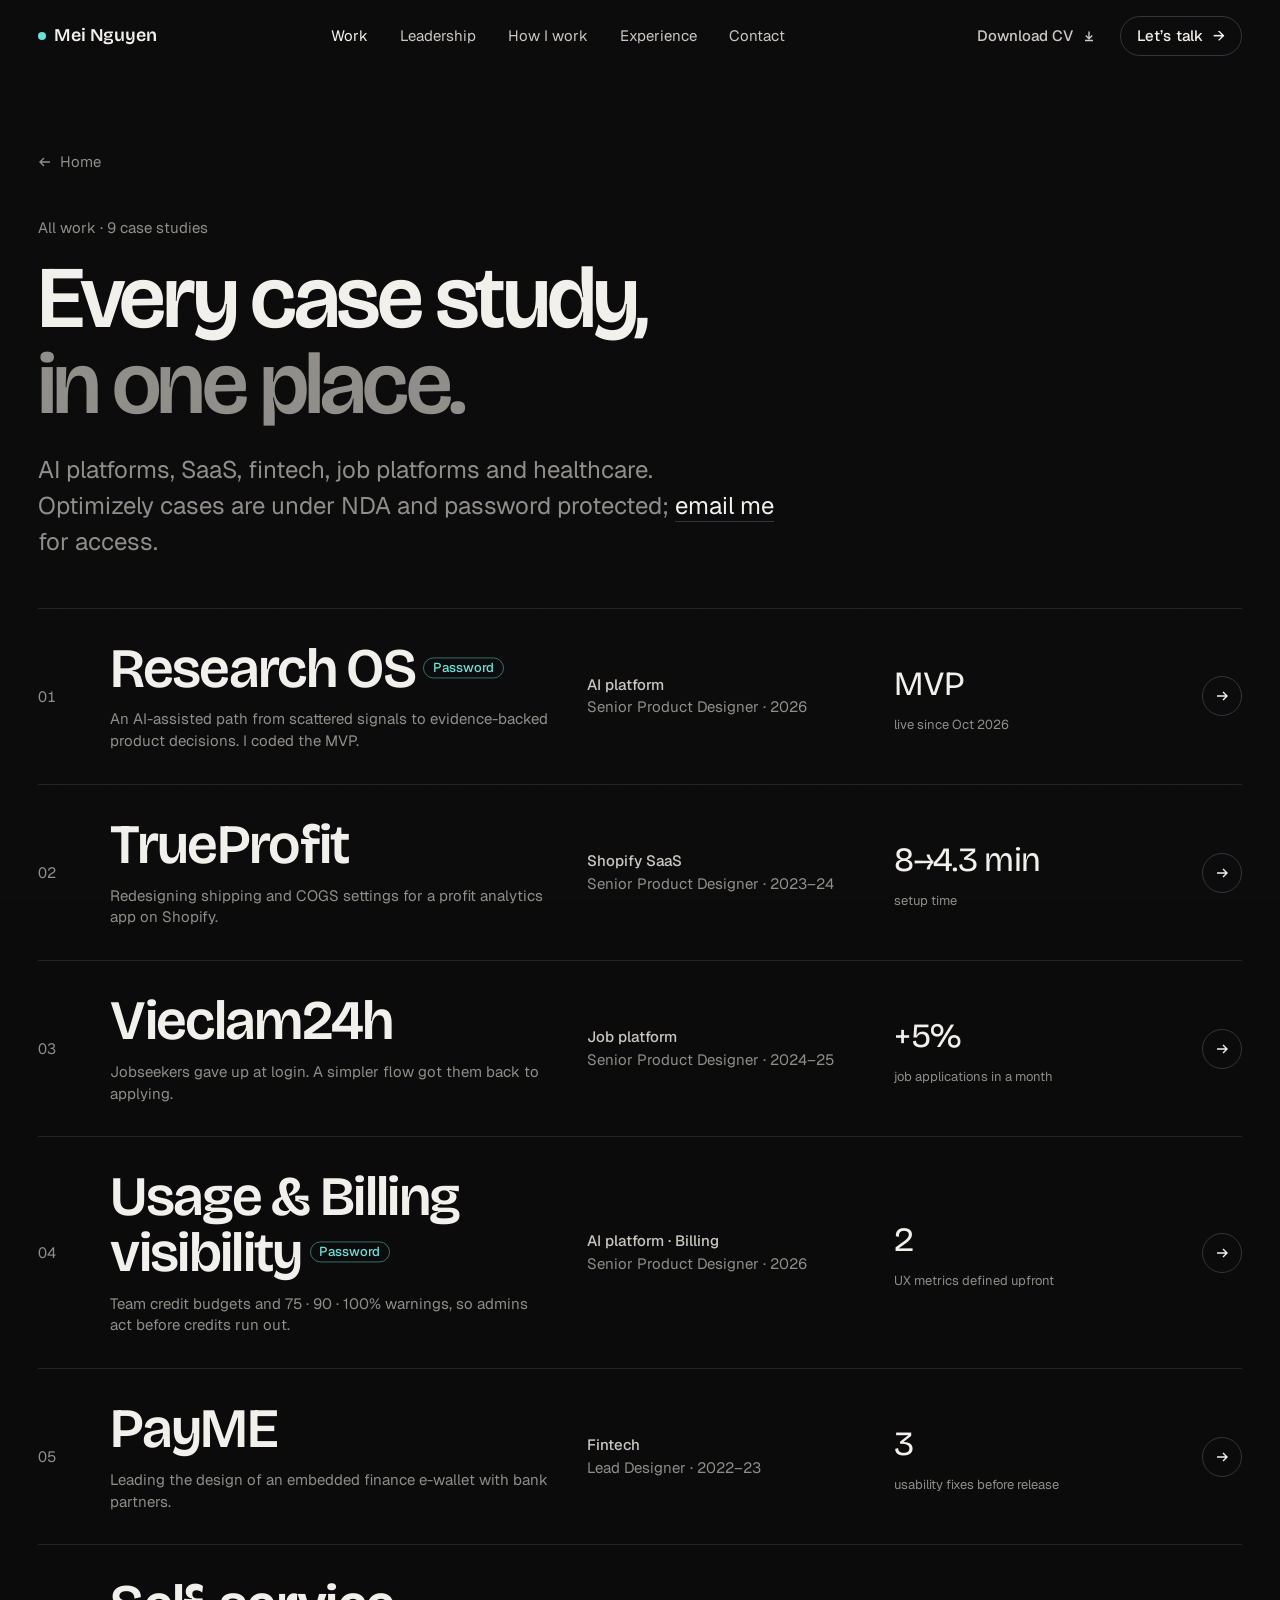
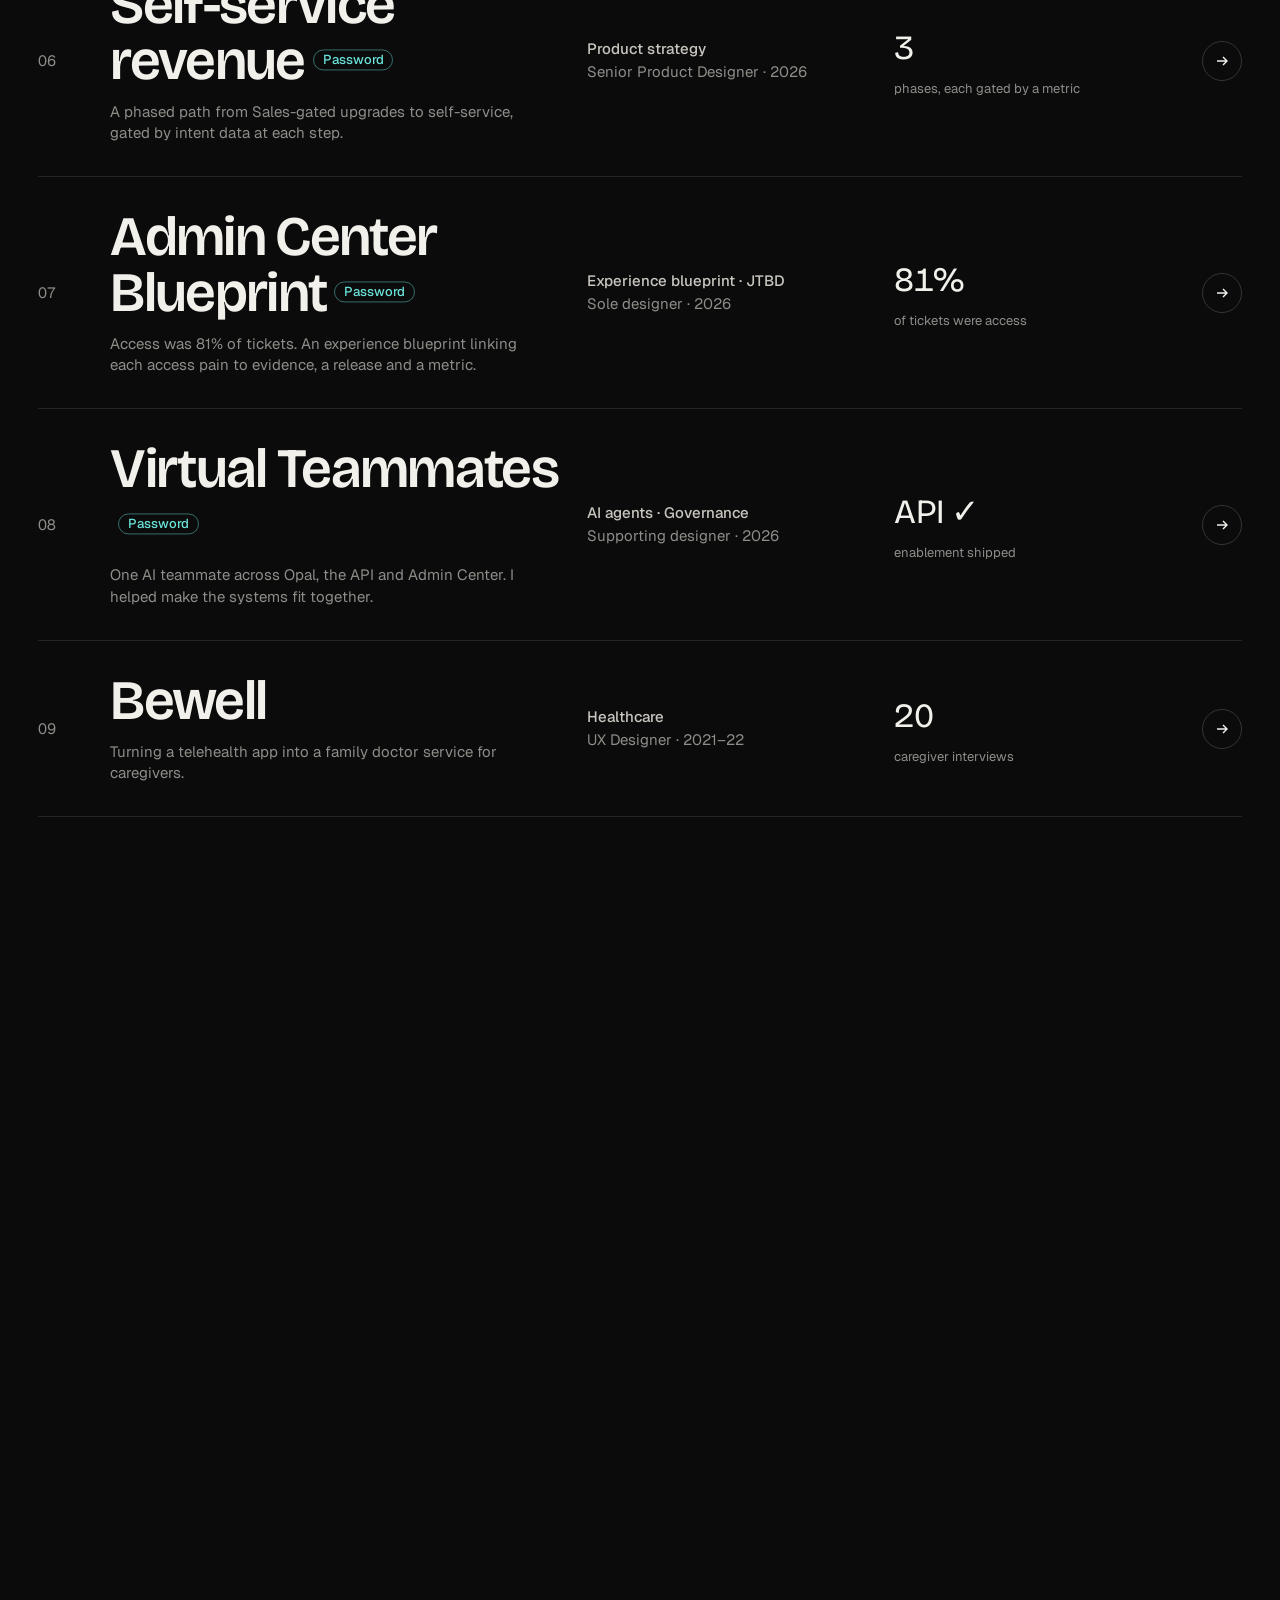
<file: work/index.html>
<!doctype html>
<html lang="en" class="js-off">
<head>
  <meta charset="utf-8">
  <meta name="viewport" content="width=device-width, initial-scale=1, viewport-fit=cover">
  <title>All work — Mei Nguyen</title>
  <meta name="description" content="All case studies by Thuan (Mei) Nguyen, Senior Product Designer: AI platforms, SaaS, fintech, job platforms and healthcare.">
  <meta name="theme-color" content="#0b0b0c">
  <link rel="icon" href="data:image/svg+xml,<svg xmlns='http://www.w3.org/2000/svg' viewBox='0 0 64 64'><rect width='64' height='64' rx='14' fill='%230b0b0c'/><circle cx='32' cy='32' r='9' fill='%2369E2D9'/></svg>">
  <link rel="preconnect" href="https://fonts.googleapis.com">
  <link rel="preconnect" href="https://fonts.gstatic.com" crossorigin>
  <link rel="stylesheet" href="https://fonts.googleapis.com/css2?family=Bricolage+Grotesque:opsz,wght@12..96,400..700&family=Geist:wght@300..700&family=Newsreader:ital,opsz,wght@0,6..72,300..600;1,6..72,300..600&display=swap">
  <link rel="stylesheet" href="../assets/css/main.css">
  <!-- Microsoft Clarity -->
  <script type="text/javascript">
    (function(c,l,a,r,i,t,y){
        c[a]=c[a]||function(){(c[a].q=c[a].q||[]).push(arguments)};
        t=l.createElement(r);t.async=1;t.src="https://www.clarity.ms/tag/"+i;
        y=l.getElementsByTagName(r)[0];y.parentNode.insertBefore(t,y);
    })(window, document, "clarity", "script", "z0qmsnhgtd");
  </script>
</head>
<body>
  <a class="skip-link" href="#main">Skip to content</a>
  
  <header class="nav" role="banner">
    <div class="wrap nav__inner">
      <a class="brand" href="/" aria-label="Mei Nguyen, home"><span class="brand__dot" aria-hidden="true"></span>Mei Nguyen</a>
      <nav aria-label="Primary">
        <ul class="nav__links" id="nav-links">
          <li><a href="/work/" aria-current="page">Work</a></li>
          <li><a href="/leadership/">Leadership</a></li>
          <li><a href="/#how">How I work</a></li>
          <li><a href="/#experience">Experience</a></li>
          <li><a href="/#contact">Contact</a></li>
          <li class="nav__mobile-only"><a href="../assets/docs/Thuan-Nguyen-Sr-Product-Designer-CV-2026-10.pdf" target="_blank" rel="noopener">Download CV <span class="sr-only">(PDF, opens in new tab)</span></a></li>
        </ul>
      </nav>
      <div class="nav__actions">
        <a class="btn btn--sm btn--ghost" href="../assets/docs/Thuan-Nguyen-Sr-Product-Designer-CV-2026-10.pdf" target="_blank" rel="noopener">Download CV <svg width="12" height="12" viewBox="0 0 12 12" aria-hidden="true"><path d="M6 1.5v7M2.8 5.5 6 8.7l3.2-3.2M2 10.5h8" fill="none" stroke="currentColor" stroke-width="1.4"/></svg><span class="sr-only">(PDF, opens in new tab)</span></a>
        <a class="btn btn--sm" href="/#contact">Let’s talk <span class="arrow" aria-hidden="true">→</span></a>
      </div>
      <button class="nav__menu-btn" aria-controls="nav-links" aria-expanded="false" aria-label="Open menu"><span></span></button>
    </div>
  </header>

  <div class="page">
  <main id="main">
    <section class="cs-hero wrap intro" aria-labelledby="cs-title">
      <a class="back fade-up" style="--d:.1s" href="/"><svg width="14" height="14" viewBox="0 0 14 14" aria-hidden="true"><path d="M12 7H2M6 3 2 7l4 4" fill="none" stroke="currentColor" stroke-width="1.4"/></svg>Home</a>
      <p class="cs-kicker fade-up" style="--d:.15s">All work · 9 case studies</p>
      <h1 class="cs-title" id="cs-title">
        <span class="line" style="display:block;overflow:hidden;padding-bottom:.12em;margin-bottom:-.12em"><span style="--i:0;display:inline-block">Every case study,</span></span>
        <span class="line" style="display:block;overflow:hidden;padding-bottom:.12em;margin-bottom:-.12em"><span style="--i:1;display:inline-block" class="muted">in one place.</span></span>
      </h1>
      <p class="cs-sub fade-up" style="--d:.5s">AI platforms, SaaS, fintech, job platforms and healthcare. Optimizely cases are under NDA and password protected; <a class="inline-link" href="/#contact">email me</a> for access.</p>
    </section>

    <section class="wrap" aria-label="Case studies" style="padding-bottom:var(--section)">
      <ul class="work">
        <li class="work__item reveal">
          <a class="work__link" href="research-os.html" data-key="research-os">
            <span class="work__thumb"><img src="../assets/img/research-os/preview.webp" alt="" loading="lazy" width="1600" height="1200"></span>
            <span class="work__idx">01</span>
            <span class="work__name">Research OS<span class="lock-tag">Password</span><span class="work__desc">An AI-assisted path from scattered signals to evidence-backed product decisions. I coded the MVP.</span></span>
            <span class="work__meta"><b>AI platform</b>Senior Product Designer · 2026</span>
            <span class="work__metric">MVP<span>live since Oct 2026</span></span>
            <span class="work__go" aria-hidden="true"><svg width="14" height="14" viewBox="0 0 14 14"><path d="M2 7h10M8 3l4 4-4 4" fill="none" stroke="currentColor" stroke-width="1.4"/></svg></span>
          </a>
        </li>
        <li class="work__item reveal">
          <a class="work__link" href="trueprofit.html" data-key="trueprofit">
            <span class="work__thumb"><img src="../assets/img/trueprofit/cover.webp" alt="" loading="lazy" width="2000" height="1431"></span>
            <span class="work__idx">02</span>
            <span class="work__name">TrueProfit<span class="work__desc">Redesigning shipping and COGS settings for a profit analytics app on Shopify.</span></span>
            <span class="work__meta"><b>Shopify SaaS</b>Senior Product Designer · 2023–24</span>
            <span class="work__metric">8→4.3 min<span>setup time</span></span>
            <span class="work__go" aria-hidden="true"><svg width="14" height="14" viewBox="0 0 14 14"><path d="M2 7h10M8 3l4 4-4 4" fill="none" stroke="currentColor" stroke-width="1.4"/></svg></span>
          </a>
        </li>
        <li class="work__item reveal">
          <a class="work__link" href="vieclam24h.html" data-key="vieclam24h">
            <span class="work__thumb"><img src="../assets/img/vieclam24h/cover.webp" alt="" loading="lazy" width="2000" height="1431"></span>
            <span class="work__idx">03</span>
            <span class="work__name">Vieclam24h<span class="work__desc">Jobseekers gave up at login. A simpler flow got them back to applying.</span></span>
            <span class="work__meta"><b>Job platform</b>Senior Product Designer · 2024–25</span>
            <span class="work__metric">+5%<span>job applications in a month</span></span>
            <span class="work__go" aria-hidden="true"><svg width="14" height="14" viewBox="0 0 14 14"><path d="M2 7h10M8 3l4 4-4 4" fill="none" stroke="currentColor" stroke-width="1.4"/></svg></span>
          </a>
        </li>
        <li class="work__item reveal">
          <a class="work__link" href="usage-billing-visibility.html" data-key="usage-billing-visibility">
            <span class="work__thumb"><img src="../assets/img/usage-billing-visibility/cover.webp" alt="" loading="lazy" width="1600" height="860"></span>
            <span class="work__idx">04</span>
            <span class="work__name">Usage &amp; Billing visibility<span class="lock-tag">Password</span><span class="work__desc">Team credit budgets and 75 · 90 · 100% warnings, so admins act before credits run out.</span></span>
            <span class="work__meta"><b>AI platform · Billing</b>Senior Product Designer · 2026</span>
            <span class="work__metric">2<span>UX metrics defined upfront</span></span>
            <span class="work__go" aria-hidden="true"><svg width="14" height="14" viewBox="0 0 14 14"><path d="M2 7h10M8 3l4 4-4 4" fill="none" stroke="currentColor" stroke-width="1.4"/></svg></span>
          </a>
        </li>
        <li class="work__item reveal">
          <a class="work__link" href="payme.html" data-key="payme">
            <span class="work__thumb"><img src="../assets/img/payme/banner.webp" alt="" loading="lazy" width="1509" height="954"></span>
            <span class="work__idx">05</span>
            <span class="work__name">PayME<span class="work__desc">Leading the design of an embedded finance e-wallet with bank partners.</span></span>
            <span class="work__meta"><b>Fintech</b>Lead Designer · 2022–23</span>
            <span class="work__metric">3<span>usability fixes before release</span></span>
            <span class="work__go" aria-hidden="true"><svg width="14" height="14" viewBox="0 0 14 14"><path d="M2 7h10M8 3l4 4-4 4" fill="none" stroke="currentColor" stroke-width="1.4"/></svg></span>
          </a>
        </li>
        <li class="work__item reveal">
          <a class="work__link" href="self-service-revenue.html" data-key="self-service-revenue">
            <span class="work__thumb"><img src="../assets/img/self-service-revenue/cover.webp" alt="" loading="lazy" width="1600" height="860"></span>
            <span class="work__idx">06</span>
            <span class="work__name">Self-service revenue<span class="lock-tag">Password</span><span class="work__desc">A phased path from Sales-gated upgrades to self-service, gated by intent data at each step.</span></span>
            <span class="work__meta"><b>Product strategy</b>Senior Product Designer · 2026</span>
            <span class="work__metric">3<span>phases, each gated by a metric</span></span>
            <span class="work__go" aria-hidden="true"><svg width="14" height="14" viewBox="0 0 14 14"><path d="M2 7h10M8 3l4 4-4 4" fill="none" stroke="currentColor" stroke-width="1.4"/></svg></span>
          </a>
        </li>
        <li class="work__item reveal">
          <a class="work__link" href="admin-center-blueprint.html" data-key="admin-center-blueprint">
            <span class="work__thumb"><img src="../assets/img/admin-center-blueprint/cover.webp" alt="" loading="lazy" width="1600" height="860"></span>
            <span class="work__idx">07</span>
            <span class="work__name">Admin Center Blueprint<span class="lock-tag">Password</span><span class="work__desc">Access was 81% of tickets. An experience blueprint linking each access pain to evidence, a release and a metric.</span></span>
            <span class="work__meta"><b>Experience blueprint · JTBD</b>Sole designer · 2026</span>
            <span class="work__metric">81%<span>of tickets were access</span></span>
            <span class="work__go" aria-hidden="true"><svg width="14" height="14" viewBox="0 0 14 14"><path d="M2 7h10M8 3l4 4-4 4" fill="none" stroke="currentColor" stroke-width="1.4"/></svg></span>
          </a>
        </li>
        <li class="work__item reveal">
          <a class="work__link" href="virtual-teammates.html" data-key="virtual-teammates">
            <span class="work__thumb"><img src="../assets/img/virtual-teammates/cover.webp" alt="" loading="lazy" width="1600" height="860"></span>
            <span class="work__idx">08</span>
            <span class="work__name">Virtual Teammates<span class="lock-tag">Password</span><span class="work__desc">One AI teammate across Opal, the API and Admin Center. I helped make the systems fit together.</span></span>
            <span class="work__meta"><b>AI agents · Governance</b>Supporting designer · 2026</span>
            <span class="work__metric">API ✓<span>enablement shipped</span></span>
            <span class="work__go" aria-hidden="true"><svg width="14" height="14" viewBox="0 0 14 14"><path d="M2 7h10M8 3l4 4-4 4" fill="none" stroke="currentColor" stroke-width="1.4"/></svg></span>
          </a>
        </li>
        <li class="work__item reveal">
          <a class="work__link" href="bewell.html" data-key="bewell">
            <span class="work__thumb"><img src="../assets/img/bewell/banner.webp" alt="" loading="lazy" width="1509" height="954"></span>
            <span class="work__idx">09</span>
            <span class="work__name">Bewell<span class="work__desc">Turning a telehealth app into a family doctor service for caregivers.</span></span>
            <span class="work__meta"><b>Healthcare</b>UX Designer · 2021–22</span>
            <span class="work__metric">20<span>caregiver interviews</span></span>
            <span class="work__go" aria-hidden="true"><svg width="14" height="14" viewBox="0 0 14 14"><path d="M2 7h10M8 3l4 4-4 4" fill="none" stroke="currentColor" stroke-width="1.4"/></svg></span>
          </a>
        </li>
      </ul>
    </section>

    <div class="preview" aria-hidden="true">
      <img src="../assets/img/research-os/preview.webp" data-key="research-os" alt="">
      <img src="../assets/img/trueprofit/cover.webp" data-key="trueprofit" alt="">
      <img src="../assets/img/vieclam24h/cover.webp" data-key="vieclam24h" alt="">
      <img src="../assets/img/usage-billing-visibility/cover.webp" data-key="usage-billing-visibility" alt="">
      <img src="../assets/img/payme/banner.webp" data-key="payme" alt="">
      <img src="../assets/img/self-service-revenue/cover.webp" data-key="self-service-revenue" alt="">
      <img src="../assets/img/admin-center-blueprint/cover.webp" data-key="admin-center-blueprint" alt="">
      <img src="../assets/img/virtual-teammates/cover.webp" data-key="virtual-teammates" alt="">
      <img src="../assets/img/bewell/banner.webp" data-key="bewell" alt="">
    </div>
  </main>
  </div>

  <footer class="footer" aria-labelledby="footer-title">
    <h2 id="footer-title" class="sr-only">Footer</h2>
    <div class="wrap">
      <div class="footer__top">
        <div><h2>Navigate</h2><ul><li><a href="/work/" aria-current="page">All work</a></li><li><a href="/leadership/">Leadership</a></li><li><a href="/#how">How I work</a></li><li><a href="/#experience">Experience</a></li></ul></div>
        <div><h2>Case studies</h2><ul><li><a href="research-os.html">Research OS</a></li><li><a href="trueprofit.html">TrueProfit</a></li><li><a href="vieclam24h.html">Vieclam24h</a></li><li><a href="usage-billing-visibility.html">Usage &amp; Billing visibility</a></li><li><a href="payme.html">PayME</a></li><li><a href="self-service-revenue.html">Self-service revenue</a></li><li><a href="admin-center-blueprint.html">Admin Center Blueprint</a></li><li><a href="virtual-teammates.html">Virtual Teammates</a></li><li><a href="bewell.html">Bewell</a></li></ul></div>
        <div><h2>Connect</h2><ul><li><a href="mailto:bichthuan.des@gmail.com">Email</a></li><li><a href="https://www.linkedin.com/in/thuan-nguyen-prd" target="_blank" rel="noopener">LinkedIn</a></li><li><a href="../assets/docs/Thuan-Nguyen-Sr-Product-Designer-CV-2026-10.pdf" target="_blank" rel="noopener">CV (PDF)</a></li></ul></div>
        <div><h2>Local time</h2><p data-clock>Ho Chi Minh City</p></div>
      </div>
      <div class="footer__mark-wrap" aria-hidden="true">
        <div class="footer__mark"><span>M</span><span>e</span><span>i</span><span>&nbsp;</span><span>N</span><span>g</span><span>u</span><span>y</span><span>e</span><span>n</span></div>
      </div>
      <div class="footer__bottom">
        <span>© 2026 Thuan (Mei) Nguyen. Designed and coded with AI.</span>
        <a href="#main" data-top>Back to top ↑</a>
      </div>
    </div>
  </footer>

  <div class="toast" role="status" aria-live="polite"></div>
  <script src="../assets/js/main.js" defer></script>
</body>
</html>
</file>
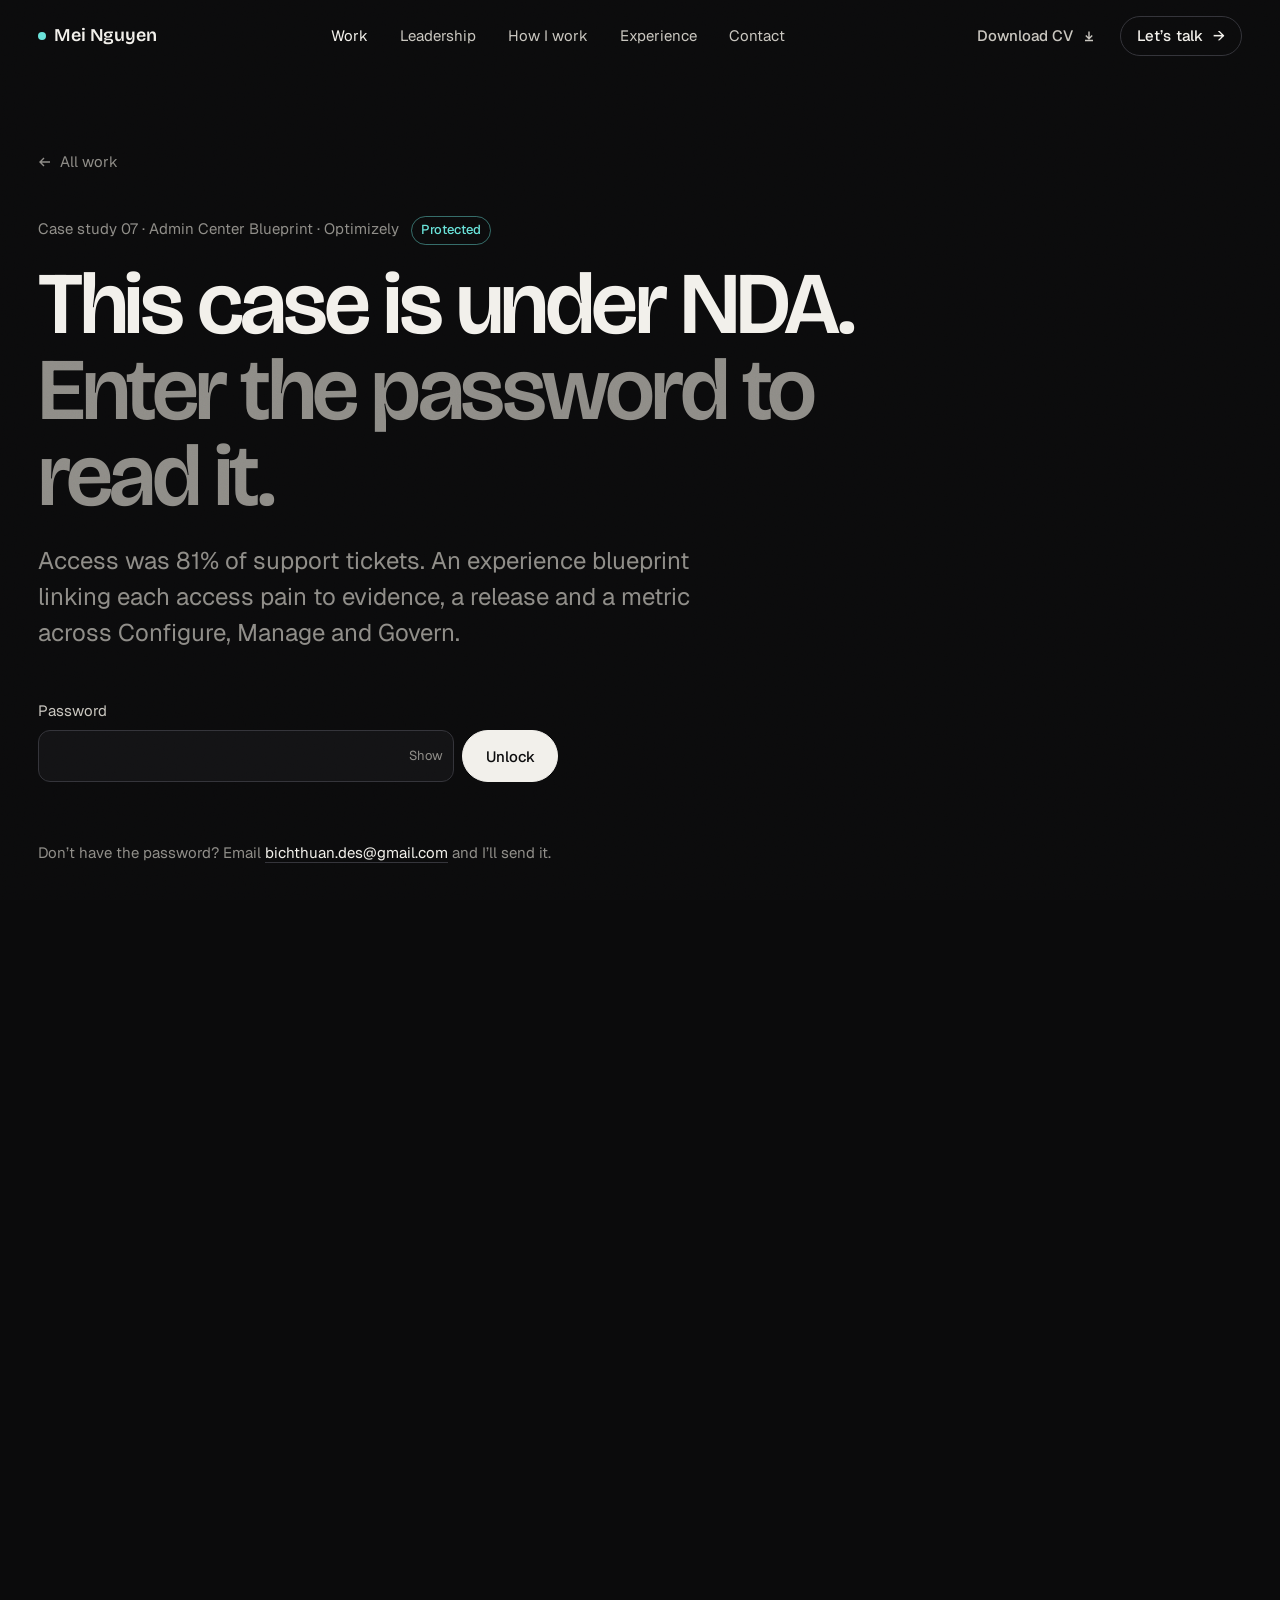
<file: work/admin-center-blueprint.html>
<!doctype html>
<html lang="en" class="js-off">
<head>
  <meta charset="utf-8">
  <meta name="viewport" content="width=device-width, initial-scale=1, viewport-fit=cover">
  <title>Admin Center Experience Blueprint: access was 81% of tickets — Mei Nguyen</title>
  <meta name="description" content="A password-protected case study: an experience blueprint for Optimizely Admin Center linking each access pain to evidence, a release and a metric. Under NDA.">
  <meta name="robots" content="noindex">
  <meta name="theme-color" content="#0b0b0c">
  <link rel="icon" href="data:image/svg+xml,<svg xmlns='http://www.w3.org/2000/svg' viewBox='0 0 64 64'><rect width='64' height='64' rx='14' fill='%230b0b0c'/><circle cx='32' cy='32' r='9' fill='%2369E2D9'/></svg>">
  <link rel="preconnect" href="https://fonts.googleapis.com">
  <link rel="preconnect" href="https://fonts.gstatic.com" crossorigin>
  <link rel="stylesheet" href="https://fonts.googleapis.com/css2?family=Bricolage+Grotesque:opsz,wght@12..96,400..700&family=Geist:wght@300..700&family=Newsreader:ital,opsz,wght@0,6..72,300..600;1,6..72,300..600&display=swap">
  <link rel="stylesheet" href="../assets/css/main.css">
  <link rel="stylesheet" href="../assets/css/cases.css">
  <!-- Microsoft Clarity -->
  <script type="text/javascript">
    (function(c,l,a,r,i,t,y){
        c[a]=c[a]||function(){(c[a].q=c[a].q||[]).push(arguments)};
        t=l.createElement(r);t.async=1;t.src="https://www.clarity.ms/tag/"+i;
        y=l.getElementsByTagName(r)[0];y.parentNode.insertBefore(t,y);
    })(window, document, "clarity", "script", "z0qmsnhgtd");
  </script>
</head>
<body>
  <a class="skip-link" href="#main">Skip to content</a>
  <div class="progress" aria-hidden="true"></div>

  <header class="nav" role="banner">
    <div class="wrap nav__inner">
      <a class="brand" href="/" aria-label="Mei Nguyen, home"><span class="brand__dot" aria-hidden="true"></span>Mei Nguyen</a>
      <nav aria-label="Primary">
        <ul class="nav__links" id="nav-links">
          <li><a href="/work/" aria-current="page">Work</a></li>
          <li><a href="/leadership/">Leadership</a></li>
          <li><a href="/#how">How I work</a></li>
          <li><a href="/#experience">Experience</a></li>
          <li><a href="/#contact">Contact</a></li>
          <li class="nav__mobile-only"><a href="../assets/docs/Thuan-Nguyen-Sr-Product-Designer-CV-2026-10.pdf" target="_blank" rel="noopener">Download CV <span class="sr-only">(PDF, opens in new tab)</span></a></li>
        </ul>
      </nav>
      <div class="nav__actions">
        <a class="btn btn--sm btn--ghost" href="../assets/docs/Thuan-Nguyen-Sr-Product-Designer-CV-2026-10.pdf" target="_blank" rel="noopener">Download CV <svg width="12" height="12" viewBox="0 0 12 12" aria-hidden="true"><path d="M6 1.5v7M2.8 5.5 6 8.7l3.2-3.2M2 10.5h8" fill="none" stroke="currentColor" stroke-width="1.4"/></svg><span class="sr-only">(PDF, opens in new tab)</span></a>
        <a class="btn btn--sm" href="/#contact">Let’s talk <span class="arrow" aria-hidden="true">→</span></a>
      </div>
      <button class="nav__menu-btn" aria-controls="nav-links" aria-expanded="false" aria-label="Open menu"><span></span></button>
    </div>
  </header>

  <div class="page">
  <main id="main" data-article data-protected>
    <section class="gate wrap" aria-labelledby="gate-title">
      <a class="back" href="/work/"><svg width="14" height="14" viewBox="0 0 14 14" aria-hidden="true"><path d="M12 7H2M6 3 2 7l4 4" fill="none" stroke="currentColor" stroke-width="1.4"/></svg>All work</a>
      <p class="cs-kicker">Case study 07 · Admin Center Blueprint · Optimizely <span class="lock-tag" style="transform:none">Protected</span></p>
      <h1 class="gate__title" id="gate-title">This case is under NDA. <span class="muted">Enter the password to read it.</span></h1>
      <p class="gate__lead">Access was 81% of support tickets. An experience blueprint linking each access pain to evidence, a release and a metric across Configure, Manage and Govern.</p>
      <form class="gate__form" id="gate-form" novalidate>
        <label for="gate-password">Password</label>
        <div class="gate__row">
          <div class="gate__field">
            <input class="gate__input" id="gate-password" name="password" type="password" autocomplete="off" autocapitalize="off" spellcheck="false" required aria-describedby="gate-error gate-note">
            <button class="gate__toggle" id="gate-toggle" type="button" aria-pressed="false" aria-label="Show password">Show</button>
          </div>
          <button class="btn btn--primary gate__btn" id="gate-submit" type="submit">Unlock</button>
        </div>
        <p class="gate__error" id="gate-error" role="alert"></p>
      </form>
      <p class="gate__note" id="gate-note">Don’t have the password? Email <a href="mailto:bichthuan.des@gmail.com?subject=Admin%20Center%20case%20study%20access">bichthuan.des@gmail.com</a> and I’ll send it.</p>
    </section>
  </main>
  </div>

  <footer class="footer" aria-labelledby="footer-title">
    <h2 id="footer-title" class="sr-only">Footer</h2>
    <div class="wrap">
      <div class="footer__top">
        <div><h2>Navigate</h2><ul><li><a href="/work/">Work</a></li><li><a href="/leadership/">Leadership</a></li><li><a href="/#how">How I work</a></li><li><a href="/#experience">Experience</a></li></ul></div>
        <div><h2>Case studies</h2><ul><li><a href="research-os.html">Research OS</a></li><li><a href="trueprofit.html">TrueProfit</a></li><li><a href="vieclam24h.html">Vieclam24h</a></li><li><a href="usage-billing-visibility.html">Usage &amp; Billing visibility</a></li><li><a href="payme.html">PayME</a></li><li><a href="self-service-revenue.html">Self-service revenue</a></li><li><a href="admin-center-blueprint.html" aria-current="page">Admin Center Blueprint</a></li><li><a href="virtual-teammates.html">Virtual Teammates</a></li><li><a href="bewell.html">Bewell</a></li></ul></div>
        <div><h2>Connect</h2><ul><li><a href="mailto:bichthuan.des@gmail.com">Email</a></li><li><a href="https://www.linkedin.com/in/thuan-nguyen-prd" target="_blank" rel="noopener">LinkedIn</a></li><li><a href="../assets/docs/Thuan-Nguyen-Sr-Product-Designer-CV-2026-10.pdf" target="_blank" rel="noopener">CV (PDF)</a></li></ul></div>
        <div><h2>Local time</h2><p data-clock>Ho Chi Minh City</p></div>
      </div>
      <div class="footer__mark-wrap" aria-hidden="true">
        <div class="footer__mark"><span>M</span><span>e</span><span>i</span><span>&nbsp;</span><span>N</span><span>g</span><span>u</span><span>y</span><span>e</span><span>n</span></div>
      </div>
      <div class="footer__bottom">
        <span>© 2026 Thuan (Mei) Nguyen. Designed and coded with AI.</span>
        <a href="#main" data-top>Back to top ↑</a>
      </div>
    </div>
  </footer>

  <div class="toast" role="status" aria-live="polite"></div>
  <script type="application/json" id="protected-payload">{"v": 1, "iter": 600000, "salt": "RegcPSwNWQT/+TJib47ieQ==", "iv": "2qwfO/nwUmCLd9bF", "ct": "[base64]/bFYhH9HWoQzTEV43LX/zU6Ap26viytXYc6xyMLNynnEQCfJxC4+bp/[base64]/7F0aYOIvxmq1ZxLYqm6/l+0aavwHnKBY3UO4HdtUdXlV1RrG0cPMN4ErsAsS6hx24hgoE0PJmv0KRfRfD/vyxVRWMvE0iX7QzxoiIjQ0cPVJjqA96eoopQQbDiEOB0I1TlcXu/5XGKQNa3aUGbkHmPOwv+tELAqk2ELw3Q54QN94bivWQasl4XelY7+EmEB8v6MpteyXMtAVNeYlSbnr08f9/WltN0QFoGku5UVjzx/[base64]/S5+pn6pL5RxL96CukxJ5kXnbMqaUdBEvrnxjSXQFT745C9ZxNwxdD8qJolR42a0Ax4v8jL++eZ8NGVR1PO4GomkTyXyokyIEbaNVt5G7rM2ZSxKkLVuSWguNe+xLfVpygWcCBc4RN+KDQzW3JLmWNPpj5UX40AyKQiS/+dXpOoJEmnU+m+YUPRwfialqQxBHjtNwJQr5CLpBve177ym8DCAqwezrh5ki0lA7kTkeLM+wSmcmiPBk/JYhT/Wo7W+pQE9tN+BfBFYQMOvyPsx2GwrzZglWJuCkK5A3iBSQqcurSDlycNYN/POw2l7x0R7zsPmEl8M4INrJXgPzoyqAjICeFfVmsjCqzmkIXreJrl3HVH3GTQRQBcqz7HlXLLgFq/JX2+3wFj0NL9XRVH8p/hOShnuCjHToh5R1wj92JwRgWvKkuzoDC2J8252dGdKNnPAPJXL7ScFn4KwIeSgciaSBz+awB4N9txurrwoM2VSf7Mc76m9CpkzRjGnPHvl/7/+n/tdDX773MSBd59NXr3SvauzTg/mcl0ZsaKUBTJ/wOEf8Sns3z3Yma9pxqzV7YQDLIYvwbfoyNIyV4iCpJK1qi6HRLvjTEH9Qzj2ZpOpmOZAGYOKLlOCBdRiO+Ue2VKUy1cT+ug0Ug4AG0fcP0oC6j0vxHOEE93nICvyg/YLzKvSWMY4CmJLLfkFVxTQB+Qrvc/6LaenvYdnheFr3sLLtot7kFRLbD/6YIiHd2pNdxcXZMpIHe3KMv8+0ECnr2jM2u8KJIlx+9yZgA+S/ylbCcSekxaYz63q9DjK2nUD0z421HdpR8/1MHvnrR8NkAl63EkhmgE4wdIDlIYaI4orTpWT8tW0tXD4YgK9/Q8JU1gGUGyFKei3/A+SBLrB7zvjgqUK67h1dQcT8f8Aw4IHH3CeCOFaCMfCrhS5rKL9o3oBC4iqDAFgOnIGWmztD7/xgWT4wy9snPPbCFH49khAYAWve1EVHYD/V0wXapIbMzjjGEPxamyK4mibtAWR+4TJQC9BVpnJ7yxanA+m50bl3P3ASCJ86Px91+h4I5bxpPWfPwieih4Mvqm5fwby/Wza27dW0n5s6WR/1Y+HBCIa92tum+CRQmitpDkMJ26+xKFobZkLpEYJllmLKDRgVMTtJaiN8wxiQnKsCzQpe0o/XmpmZ6VbGDBrruNw68dBN7g2S3wN2Lz+sgWjgkR8u9RXwHslmsf4J9llO8Otyns85Q2UrZSKdBOEhKg21xrn+nfqTZxkn8kreqbEVnuU1zqUYF3Ud/NlhQBZ0Fl86DvuLIBUtgC7M3ZcNF8Cpm2WwA53xOUjpyuucJQ5Kyg8gXBFuetZDsBKD1bP2KmlfwyXH26v0qtElYN2zuow88Mlhekr+i4gCNM5aipM7nFSQhXu+DkfQoNGwzAF0eJ1ocyJigdULiyeuT/jkwxb4zC/o5jIPOCCEvYxjLuR+Ft8K4LlhMQhSjFyrbBgPYnmzRoXT//gUWg/vlcE37Ft9VKxvg+MF9HMbPveBOTAtIPhHk1IU8X2MN5vElmWt0fJ8W5yZumAFyIXdnPBtjpFIUNjSOL5lDCRfWKh4CsrGOAbT8WTa90to20Ei//kzBSJAD96VSvDQE/3GIb4OAFFS4FC9LgqXeyTORigFBDf4z+kxp14Mb+aO8sgiEdjV9cjEadMi0YnhNMZm+LtJO5hdliJSGT/o03/gpVfOpa4ywUkzoObXB5/VB92u9M1y1Z4lyG09NTQne8wU9MWEXuzj5eKSVVfs95fBmIzkfGzPHQ0eBcoppUQUHCuhFsGtr/jNBSmuFQtBp3Sg1IjWkHLqnPeDZvBYFx4cFYnDRvPJWWyWI+xpQX9evDovvQQk5Ffy7QebPUvddJVhtwUMhzvz877AY/kRboyczxWW3Kh5m0zBi87mYukfLSBGFZNzmDWGKGFRXppeE6HEkJsViSYPnBTk8FsbfLbtmaBW+W658mgNSR4VWvo8K/ngYQLO1j1S1bdbDV2kty894/lGllYRdsvAI/vQ2sJORmxatiORBSrOoML8xhX1YB29P3CcNDsmEW/1mA/HT6FxGNlfJPEubh9uvE1JoRHsIWsfQxSFSD3Mno35wuPEc/XnJFKqpxjuRqikp/qQLrE+U0w/vNiBcEklb6Ng2O+0E8KrOoVaf/XsIU8DfSL8Xdkp6E9yhOnM2NvsyzFYh5NVTEmhxZw8Lc/QELK7qKkaQe6U9BRxzlbiOmfDlz12RNTghXHre/HGjCh4O0TGyDyagNY7ZgGBQ4VpD2OCBQEXW9CN9nFVsotLodr2yHVyeIU9LrLOmHOMTLI2Q1OAhM7+rhOVTJ8j2uAzdeEiFOAQhOVugXWQ4iP5MWCdUbyHLCXAvXGLdRY/3tR0OVo/EfYSpwsZYqM63+k9iCtV5m41QQl9oBqHehfX2E3lVErj6tg6kb8Nr8e/0ZDneWVa8DNYgGUIH+CHDlR7b1vNZYH9YFHdZJ2kgtKJHedkqIrp3GWLjko4FBpwFRKno+gCo0lauF5EKVz6xjgYgboGq29zQvY60sD5Gs6Z3Q6W9f0AQnO8LpCTJvWe+ShlQ9mASSzLEyxY456rZsxQe0g8IDCreXRW3AziTavLcwla3XK/b4/XnuVo4TL8T31n+KGmJnvH6D+xDmcUMcCV3kg5AVPnWDwf0c96BflGA/o8D2oYZ4u2xXQdBI2nyqJaFdjd0qIetpYPLbBNbEnON1QJVy68YJVO2XGNqYeOYNqlFgTC9qFGa4edfuOg48OGGqKGGI5fY+QFZfI/f1BjSLuq2VzceAgABgIlUIkJAXIOFlFs1TK5i6HeQw2Y1/xhEkHw4EL40cikwxt8nyDi6E7iEUX7FhkKB6DNo/ystGTU2UBkjer8+4UqUiQbTaT8zBvIYeJekdJbEZsTrHOXINeNKoDTnbYXyuurJo0PPSkN+M/6cUqDx80dgoCzsmf1SoD/aLSoUwMgLoYFmioinR7z2xYa/aApCUSiQKVh/KdLEzCMEiHrTuTQn8qbTN4Kl9EUL2IRY1c6EbfRFDTvKOhZOlRTSEuUw+yPheyi8+7y8i9yUMysAIua4B2CJw7W5Q+oTY0T29sZve7s0ZS+SNpTDQStC7wC9Nh8ufrHPqBo2Tm/TJyKfMm7prLjBHfEeorqgnLGfeQNAvfOOjaG3yRh9/obD7nnSkAd0XTnhLNxAq86Q/VIaIlcY7do3V5pPRCoNulshS/5JAhvxNUTe/1SLyN/kFaweT+iqnmE+vfcaMiV42ZQgyiQX5qyc5fRoPzU7gn0NrN7A/zMI85qg4xMHNL/UfN+dEbKVj1h3U0KEpF6KFm9kZu/HKLIbc03VwmJ8YQBlw4mc33wgZARUOHU5j4bvaTzQnx8nY3LiD931/tUBkZpN/and26Z1wJ8cV0D+WjzNJgsmxoMjxe3UBMMS5WGSJoMr9oUOLgKDvRev1EV5e291eDufv0lTEnoyjxP9gdcWrWTJwrFbw4WE6DS4/ShBoGS3ls/S0ADY/nYyqHYQnWU6QBFx9zLhD4uCQCmV7S0aMwWZWI1W0gkOXiOiG9r3jZHnNaF+/ATn36/uXXpe/faCINUx8xmaScqr4vx8AIHMh7mTDHJ3gd0YALutOj1D/KDerun4080gCDdhzN2kfnT9hMgU7Vb/i2MaAuvu9XKBnLxXXcMFL8UbWdJ4XWGy7mb2Jo5UnMSD/1tSUE44gInYuUrnqrsoBWfGkAtKl80wITuuth8oeANj8eipLeAffLecNj07lpJXFxEs7IjUfZvt5Jl8J6JOKUM8zVBc1ZOEWt+36NllMAF3inXVger7urt5zsuw3Nj//AMctplTukj801yKfCt6ClIzHP+AfM5OprSS125XDnmTxqJnKpB7L3xFZEXi6yxXa4WEJkgDRHP8r/KFaignvCRr5VojmxFoRunNJao/dvhAo4QXVQQRsUgChpXxzzt0CamVIVq3i+hvw7EjeaNzOgEAGAHFwNAn+LwzFhT0dPhg2vvx98BVfeq3Vcx0u8D+RqM3IW/IlQMFAXYxuJ6txgKwUM2IBjZDGAV0VhS7+cG34VtFJSKfD6KVKA4kOtD1S4L12SWNyTqUckiJn4f4jJD3ukqMWWKF18+dPm/eHdJETVz7aqkmyXxO7T2+ZGpWNqDlNW28yauWpGH/pa6rL5Mbbna2Fjk5CoDor2DIeqkXedToxHaX6b6tHF41SKOJg2IfR2FvakR5drH0dlCDY9NcuZWmqGlX32SNChdK1FW+o6EOE+Opn31GyxuiDj5X1s+M0nzw3XzAmczMXmytmidXfAXW8L7fDWBGUD0NAQrcZA7kgNcxsLkHfIGKPLm6MuH3rZbjP/QsevdnMlpThY2dkMvoSJb8Qbt1lKGbe7qJ5YBuGLpLY4Prng+Ob++hGiB3SctoJQtm5R+rIsHp1SCv2D5utAnc/4QU29gpzpJky46Apj/QrjbugmZ8S0MjUD/GxTrJtKlUiqsR38Pzy42PTNpPvyaTWr00b0/BCU2iZ/aJhkKgtwECSjxz4FchWZ2TKqwSRfEu55B026KKsvE80urnZga4GiDW+HtZZWcZ6qrblYD+VZkl1PccGFKFSG4YjdQdoikrenaBKJmbV/2UNIHlLk3jrVw9GhD91tqd/9SopyLgbeNRY7cuKMhQzolTLjrosS0hZXwGT2MGiC6Cp0ugcsyz+jDWfDZ+iBudumyNddnFw+nwZ5ZTsjKJNl8xkyt8cM08YsJkSmHhxUTOwMvt2eJmuImDNVUNnLE20kOqpTmEq0r6y/NGStNpGVgmCKIFWIHeWWU6oD+kGw6EgRHuH5nDnyQMDmRXUn+PLCMFfkKNRMQUWKLKEcgHKguc/9do22l7D9OFGzl+UX4jiA4pPqiKU9vq8RogIADjws8Ra03suHVqV9TLW/23wq1b/w1zmBixrDSP7Op9JBmkBnclN7FdLweArhl1wKX26avoVuoN1DLDXY7WOytJ49igsLQUd1Z4j6W/E/ueN9DLGfAHPlz4px8X4B+jsD6pVn91BnfDSEZgGw9+Ya7uOJ4JVmORcbjj7anjxVg6jpU3gksE8O+kdS0+YHKI3zGJ6cYYDyzRGONp9HQ3SbwO52PZ2Z3wD00f3BKCiIkMsE9BUGVNqXDkDEAPPq7Z9NThQokJZT1hWQQHXe5EYbS1NdcYRdVE7ewvBAqbC2m46t3/42zak7r2QIAQdbl1AWhzrR8dNJp3q/YmiAmQEWSI/geRXOaW4Rj919PGOsKYYu7w/FIunEBnCFV4Vx9V77HV9qQFZ7E4vgwgHtHhMYIP1E+Em8es98KQq9bUEdR0pMtSTSzHtroQqRRFcTlRBCJEwUqFDblTFa9xVCEflNo0VrjqP3F4wroGyaK49Orl9n8FeGy5djPOQPWNFAULoKiWRX26AAsQ0fJGOxNAeUjbUe/MuiY1nTPPM2vBiD9qmIBOAFVQxfOsEvw+vSnyAZzAAsVLPbNRFArZXcrLoX++cyDJ6arGT2CrKYIW1MTQ3efBOHAyzHQoa5f1+e02wN8rtVGOKy4BiB2bFxmoc9rZ72DSMYJFhn1D/k/f7kMahJsLGC59hun1HxTHnlaedYGMAJVu2Lq/qmQ15430bySZ4Qq8U6CfLLCcVM/02KO8qykENbHzB4LOcFGsCe0O3CHwDy20omvB2cxPZszP9Q0o8nLJMPrECT9AhUIToq00k0FRoP2ZLs/dSwF8miZax4vr0XGY9A4WYVODr3DQxs29Z9uUtmWmdyLiq/JnU7Vhy9TWD/0Loq/4HA0q08yb2kxhyWVNrdC/U37KztefUdCl5UPi0QipXia3jlK7h+s/clzSwJfcxo0lU8ldc+sdCD5S8aZMhRSlMo0zjgNhQaPop20UHJUNNACGZ1PJmp+As8bbsjxdSzxSdc2K2yDQpBbXK1MgDu9P8tzWDR4fxCg7feHu6YQfA/htdh6QmxI5DC8J2ApL2v/3nG+dt+rrY8hirZqJg9nwQsm0akejTwTofQDv/jWeXXYYILkTdPZ7SG5p2n4U6nlEVT8F2R5SZO9fbZeOQWay+3MzwDjoMOalc3PtpZj3eHjyX1Dvil5uWxAJv9qw5EDyRvm2e6RR6eKmDsm2E311HIljm/NVxtYb5KwkfMo257H2bu+Y6sfvdZQ48XQLLf4ZMYRblAh4SKVudTQmSsvn/4A4ji1hWPgbUCbxNps4XxKpX478mdVQVVonqPmNIi0JO42VKqz59ZJY/uBCtnMIShZSqwUoGJsj7eathlvs7KwyGtlqOeby/liKpKiBD6sjCZ5dq9ayLEKTmgtUcAcZY3MyATFxLSLYuSk2dnB7YxJrtXvZ+bSbySv7HpwgaImVTi6A9RJXQrcD7RJ1/Kckx2HzsgNs3tx+btU21Yf7pvz/mx5mcLFT/htoon+Fd71t4AXRHC13NFmZXco2S8W6c1/h66tdwPsdkVD/C52NA2Cig+LRtcxeqac3g9i4G29zhR6hmfep382iPHYm49OjI6f/FwIXofuTx/4jEqW7bn+w0Jxk1mvzEdNmSvSLv+CBypx/bKXk7wPny0tRmvgYUNUEbvn8iAkRfDrqcTqxvaUEGQvQQnYyZbJVchsexOUXmBCuu6mZgdczeob/vpqMGl4Gt7gXZPLnNIa8ME3bCLFOTREVveRfhi5ajH5Cl/WJgwIf8znPYAkRI9hoeInp1v204e2FijvwDphshlR2Tdw6aUI/cb0uKaqZBRAvkBEskZ51oCODZVbRcjPeBNoxzC1e5BWg71J3PTsuhD+9Hng6z9d1W7uHUVSTlgdHjYDRlclQtFkV0HZvzko/q7Z+dMWGhzxzd8PStHKRRLNe5OBEaEWQDwDHw7ceh1J+g9mJNFqx2V9FAZEuoM//9F6QJecn2+iqPJ2UrrvYOoYFOCIpemshjDEA7GekhXFx/5hvr8ZrRNUx7YVfwITgU3S0uTBDKEuhsjteB+/XTlAUDIsNPia6R6F1w0ejwXSK7raupF/EeaA//+r8wN2ovtYIEZjT11MpjqOVZMZ8vd4ciij+Qv2DbWkYJmr1sbHgSEc8IJcQZSUSbOxyaToDoYikZUPGba9QhuqFUlF4lbTDNNj1lcDP/[base64]/Ko0V7yy44IpojDuG3Nz1Ve1TSORCqQB+t0HQyJlYW+Tyw/xW2/ZChY9J00xLHhNwNKfQchGUyull8R6O33ww7qex1R4Ef4z/6NdMzPtW654Mqek9eepYcjxzLxiyH7bYD6zP8fCobXBZbsq4QCu1UgEPaIhlyPN0PSoleeJSnFa8vWok2j+gasgeNlhD5CSdY/0RDXA0qE2rF0wubEbom12UrV7neAUNpA8JJDiz/tQAiSnNf9c1cyhOpyvM24PVL6XAP9ryuAuM8HRP5XLyunqFfbPKJIU8Q+UYdCf6Gt0JX1FclLv1AEA+7Iir3i5g1EYqm5QJl69Bus4/cNaPaZBenXDdap8XbjPDERWJ0Le+jGdImJZvoqATNhIyhDB8dc8OawFfu/Wng/D9QsyX89e6y8X7/bvvOtXuBgGQ8XM1hvp3fQAQux3bbA5tKwnG9uMHUtg5g04TluiZeUy/Yvq6h5i14q0arH6im7iflgKxVRlMeDpePdibsMMGU//53WSCcpw5ugw5hE7Yms9gX+noKYfaOstZWi8rjKXJNsRxKapQVivweWiP3un3SUbtNH2UZsFxLaaD+kV9h2lqwJoDDyVCXQFQGe3vfTbmsLW0bZFktYUooB9fEnBGGK7WDd1y1JmakBCoezpB3VyigAT4zh5GNXpXOSRZswDCBgKUf2JppIzUzwvtdMg7bevPGTWt/6r3RNFU7n9qalFkCA/NSh/mziSE1Kj1WxV+b9wmNYr1c0PfQcA1f6ogpHEZX+YW39Q0/4WfUI2Ei+5te8K9I9T2gdIjyDbFS8Un4j1FgxvrRzeqgZv/3tFFUnqih8vHW+05XlmTCys6FvOR5TbGxg5ZmMM6sYUK/2/Ukkj/5bV5znZuB9ISKMZqZaJ9ZtlGSKXCRUrnPWMFeGQj28/7kfOn0QKp0AdXnnAyR1dWpGUdQt1sIhHq8Hse9Su3H4DwFi8HxQQSCxz1uftktWgGci2rD1QOfrz4ThnpRlj/nRg75Uesaul27hp1UMtkkQCnIcCDW0P/d0UkPwVMd8z5TbZQZYrSQ3ZgYNXAHT/Ble81s/K8osiOQWnvdcIP8kZGiEKwGlnRb+bO+rsSadcLQ2E0cS99Ww/XOyd4ao30Df03D8l9SCY2gy1SLjofxKtMWoK6KEJRI/IMHTQn2Wb/+gnh/Jst4jG3PAGDpapzqyTJ4X9jVk59Ej7JPr/Tdkxi4eygPjLOBxfSy+syFN/xcenrV9bXmmfeIgsSywxeyAFr0SulLteC5iFQ5xzDLdRY4Bsd7OEyC+6D2enaHOJ8BUru5nMMu2uLcz310/xuVpCZ6sdlwrQcsaDtFWJHB647G07q7/aVM6eXZQMx7UPRp3fuI+JUeOHo8jdyqAnw9NMdOYh3pN+/04h3oqw3rXP1G0m1E/mkoK19gykaxYpI6vVOn+2y9Lz/DNIMbOAbbQQddVmoIDRbtVlb3P7Gpf9P2tMgV59rNe2wdRwRGT47qSXhmQ8zQCQqupKfiYTRRNuM6zWcmE/HXCN3ip8/KvkM/bMVHUf2OS2AuGVI7QRskifyVBYy0nRFXN09/oyNIZJNNzcYzuK95MH8l6LSuVELGetQTkb9BJhBH9hKDGehO6zWe2HZEnuZl2mYRtIpxgm6nR8wyC4FPD2pWERDV30iaoRRX7BE1cC4JqH3H0gijz0ZnW7lDeHQGi0EEYpjwj8cNnUJO8bv/ufntdfepPbfdM+XwOfMNJZ0O3BT6Ietq3wbgyuXdnSE/Uj6y21fLCDcSY9DGIe1S1N2360lqEpTWjf+KndrBWSe2JoqsR/XXBZPqTgdOKDBJ10utuRppg5178+/RLJqy1Nia/YlqDkgENsfGyn1t6proL7RGDZU4WJTGWZWQhM4eAmrCiOaWPhjQk3ZRoE9y35pUmlB0n1JQE1k5wgp09tVnzOjI/FgGsCmScL+HAsP5aGl0ppNytOHhHOXeFOUItq2gXLHuL/1DO/9xfMkB6BrEb3YdyZ1s7Jt3jodZLVCh1zBY4rOaJME/[base64]/HcAvxucQlK5+7Dw4YOtMCDT2zE93bgOIbxEQ9kZi3m/Ox9HTIimlCHrPRLh634m2zNNdoYGjv87OSCKETVHtEGpbyl64wRbtlZOTk2v+5YqbFUwEMdlFqTH2ohnPfa/AgJSXNEsa+u5sNw2sGc9Rp48490B4hudFZDveLzdFOjVGjnozsTO/7lA+bctqHqk8TPjTl1p5WwDrSfCLN0ykYnGHkV9kUJFLcKYdFfjjwDyDCFkoYFXqAOMOBCLJ2b1z9jI4ulkWQqtSSVCMINGab9HZzhvybfOw0YhdyleewA/z/uqvnxclak1BHHwPCajrJfLsWa2r0ht2KVIcgbYf7EOh3u4koBalJ7+eeDllG4rY7tmKBebXCPOQm7VZuOP7ey/ltmhsAp7UHrVslGQpVF8N1eCHTjbJruiThHR+Syi5vtF5AWNqkE/ZpuCq9TgnD4+wTMhtc6f6eF/djskWX7Bs2xZxXAvKEihpsFefBDZhRpOaoDCq6roiO9lK4pU8mWrltP3I9HrxdMtcPC/lYwUzcSwTdB1Y9pO0hpS1/PiL0BmdUzZvg1lsHtXDyK1kJzuOZmOAMGcxz+t0joEOXFe8QfddzHOIrpB7wWW9UApGUeiB8JvvpdFlIKpfNcWfQAv2qJg+SYIFr7uLQ4y7qNF4ZyNa/zYkdijA7rIWIgOjHd3dsuK9QOusve3W6KFYZzA1dw7fpDTMP48a1P08LJK/Q6vRRqlegfJfFRZr5/El3YIETOwltn/O7Kd7Ce68Zji/xh57ytkge03aL0ygTtt+rzYlaZGr+Wld8KrA93C+SdlJ6GJngyZRksPDdnMvFhojtKlVHw+x9HHD9j+9AW2M8jlejO3RK1zwRf8/Mcp1zuwtmJnSpdtl40lWtxrZeCd+wFXEbU2KLHj/YhEIC7Qw4+dSEF3eMIafRv17hiGIyXBl/eOlx6+RIZGMzzT5zOqpAE9tBeCxCXaoN3Spng69WTa6rA9IilIILhwiz9+48sRsdr8BgXH0FWCAh/NhqdQ3IeBFtPZ3FYj0NM87873Oeu+6GM888Y3/0PxXiRgon6edaG++8bJVuVxvQqUc78CFIJ2ghYeKB3yfluWujvInkAzHQO8xldTb51KVDdPWoKy071OzODaC/wseiCaJ99aHcqK/2/N1xKvaeBjLlTmrQF9myzQG9Qo8tYCETUj+KEwqkZd7PbAlo+3GIh7zDYD4MKGxkWrDPcoG9VpnuzEN9E4i/feQd+sGX8v9cuVmizBWJ4IKdErTX8zI48B0nHoX7XAPfRtjKjcMf0O65O9nJnG5R3+MjnnUffpyE/gyNitsogn/VZjhHyX3oDH611KY6ZdGZl/ML4TQ+1fxvF/XxSXGv0TMccqSP3HRa+l0YhIZ94Z0/eVHSUg8vfF3WkGYs97vSuLxXS1ewYH/d7hbipzKpC6KdAATtZ8Wdl71zVmh+ZAw5U7NDN9/4/UTn2bHOsYTNraILNvTrS0zpXN/2KLcbU8D4YbeTZO8hrRFiAAlQNPyeoBuZdUwfs3LuAMjpzVy/5/5TLJ5nkyxz40jza6pN9k7Yu/Ubdq/zHSUiEiC65auZaL6Lpsu+h4DeH2D0MIdt5s6qNRBGo9d5dEM/eyddalIxBAWcADLxsiIbjwm2QEB+/cmz44a6htCTeDaZDKivMYk/BhRnHs0pGxZEPE6RAyvBK3drgDpHZOuUOBQ3uhipwMONAJej49+yC1X/0aCXR/a56dfMQu3o99ptjq7Xmu4ejNnteEbcTSnAAQTdpcc5Nj2oGeNR01y4c/bB4r+osuz0X6Jltab0RJfg7wu6e3/nZRAfXagXoecESpqJSB61dVNZ9S41mJUncbqaaXWeCKG5fT8EMeX9myJj2LUN9knXw9u3MfEKTJnte6gsszaP5JCmkoQfCAmQ9OnQMsbOVRulDHVtkIR5ZY4D3kBDvlkTwdfJ3HO+hFv2WNcLIR/142buNdJCgSQ3Q7mWCBQj2i942jztq8kG+vosE/eOUIfY/nSXENPTxob1QYGQIp7rySOVVwo60t+G90ibLx3/8wOt8uzRAJpKh5vgP0rIcprfQIYK4El40cTke0AkImYj8FXj72KH/XDRfQ3Bs38bZD1BebCGmz9jAHf7sChBUkv1a5iwGIhHkVpkSQV8sqMcQqRvS/KWO+MbkBS+/XrOMLRY7YGy8cSMyVXT4KcZFvQtmHUGldEY7XQntOuW9WYWMRVWfAD/EBC0JXXGpPIeb06kUMbCstD7rGjlZ2App+Max0dSX56M8xZqC+o4pyDehUQtiByupYyi6of/eVHDC9D5qf0iOThQrRFkxu8FtRNj3VEaM9+viuoYKfVWWtUSjaMgvTnLHoyi8y863r7N/BzKRmDRC2x9TlDzGmWbRoKopGfJu0bHn74yRVazGwTlEMP0KnpvUFUzO1VW52tJi9C3rNoGSkiN8XlIkpm0l3QD/IF5TfrR/lKtMfbpg98uRCAua3QWU7ePs9W/[base64]/mSXwNN/1ivGHH/ISdpurFjniyrIkzA16Vl2T8tXMC2NzaDvGxu/Pu6wflkfFbiJbWQPMHgZC/8aa4Xol5kqbMy32TCWSkMhrHnOryNBpNNo+jpvfOebp0Ec1bhjkt9boFicc1KF4f4dwOw/Yj7tBfA8Di1SbXMnWySTGIfhn8yDaR1CEJNw+T4dxI2JRLRqG1m9v5bstYOmLSzOK3PbNzcye8XAp4ujyOveChRFlsERTX0N1nfPBfbivRnyDUVyLx6wreDP1VARpgo8kXe9bRVcCul1ldTYGUqspfglPXK1bv6NDk5ojS/S1NrysPa7p7ZWd92VWVsvhHyPdQfcYg9Pm01oQE8vKRhMDwe/bp+fP4N9bnI+D8kU/0K2LKz2y0OVyJwsLR05MgPlfTjaqWtg8y+KNPQ4wf5wVcvoeTIgEOBEMvygZDv5nfBFJd1WeGzzUXevWp/zanY0ir2GIQFz74ABZ+WM6iqbiDIlBio+KNtxhopIdbjXvEF6WT7gXtblXTVQt6kUhsYxCAwD8MP2/aGiLH/ukysRvb5VaFJqCk2tXJY+ct8LGge/Qby51In5n5T2dCMCIr6HtHBa5BmXFbcX3cJaOXQiQLA2WaqJfH7JiKLzwa5WdzrY93NYUqnqbEkxaZViq13Mnubizirm8/+aLrnGWAS5QcWl1TImwEKDx/aF9rMMUBaXDdg3Xuw8AaCH7iOC7qicTQB1OfJVGXxerwEu+8fs7wCo5UmmdE5dgvGlG2kcjT+vPl1IhY70sLroOvZOg/PV27f+FQV+0SCwDsRPfLHs61tcHhsasnGnWhLWQJlYZyXQDONdIKA+hXtwlWINdSn+UET8ZlAH0SdzZFDDDuZzXekiamdzVY7zQI6hxNP7fNW/R8RjNVoW6vBNkvxAvT/YwVzwKigQcYSw+zqcYmJqdZam3AX6jdnLn1o/RY12IBC4KWl2WDVq3s9SiyUR0a4JEu7wJTCOZ+hBKwzXiTihYltZDFamsQIQZI5BseDtiTO0U+BP3tIqmuqFaqFmuB2wmyKItwFXTAoLEtq1pV0ci0D5n1quLfWvZEDKWKptxJm3QwZngOR4h27RRlR9/6opIFqpVubfL0F9BqAhWi4dXcZg5Ai7r/YUe6bJGaxosoQcd24la3JrRaO8Xji5SZKHA25oseew0ky0OLDex88nwXaUyOVOdIq/FlJnqNiUarwp6DV0Y0tuH2ErPfXN/meqq9R22WtlMXD3D1ZmmZwLd77quLtrJRkRvxyLKE4CG/ru/yyBnZJF5VX5QV9IR4JT188XeZ0m+eT4+PL0hJS5Kx7nUKtLZsMBZVRyGNCUm0yprfpKfI8dXFw+tzhAQjO3okMkdGUbtk7IhIc7uGJJ5/oclAjv+riuaoUJbgO1/KWjNaxtqKq0uKZbNiF7vCBHTVR/NednyZqunCvkzqiG8wFVKhUs3YUeFOVHxnH+gm9Dc82VxSigTH/B8A1CDOYNg3BsVUwb30qePr2/kypEtyKZjZEdKinchu+GWZ+tl8qHFELwon8gi1B3FC/8tCRGBp18ulDo/J74mDoBp51ARz+xvDEisEuGqeKUAIDz7GuGAs6mmBI16ZL33ONl/iFpetQVvWAWJBJOS492RN0sjteESrc17nJBrSPuTi3PhSBjaoFQW9P1ycI88vOkOtwqXH+QrKi97e9yZrI6s/ZPzqxm5wGnntMwsbR8OUsGfFbG0FMfth95PdNQb9ps3/d7MafqrwY+2zqICdq2/NPdN31CvZuIJPpFODYEjILQl1wv/UucC9x5SlgrPBHO+hDi1Cdo1ISWudq/crAXXnvAZhcSwrzb0S90Yn/CEqJDc9T3gv21pVV+tP7a0ZcmZfz+AN/H1MSarEIUnV0GgpewBX+FSvqy286pyVRUWmGowhkcMl795d6aCEnT4NAIUDYC2LE/kBirM9hIqtsS4COroDcNcsBsIlE/Dss67YziY1geb0QXZ9Pr8hRezO3oPQNfv3Tj1HadnhrTA4/BOH3TDo7x1/yalxRaF7uPKIvdE0vwffbgMMH21l3fgDdKb58AoAJJgMQqFVUnLIQMMCFDZbNMjhF+36IzM+uLwRU5Tpl+4sieqcpYmQhdDhfB0fQQtWyjVFyaAJEQh8tvtUm/vwn4GEIxfh/[base64]/b3eMBB8I8Ejuv1YedhceSgwwJD1f82cmQQRotxroNO6DE6eh1tMewDAXUdllI/xoTeVnkm3U51ruSAeps9PYFqqSQYts1ouwfUyL5BSJnPV3IdQDHG8xpkFUKpthT5kmod7XXp8Yrri563nEKEaSQrkmwxUq/i5YcT/WRumxLl14R6BGbA8u2bMgar8Gpj8SbJn8eKwB5hwpHMsGIostyQuTQx/4qmtKhlkKmq8ACuFs1vuK1o+SJyvcMKM2GCLcarcbTBt8dPDdp+3pKIMV8AV189ljCzUvAlODSGwEm2XPvM2W7VON/BjEBA6MXIfEQ5qEq6f4B6p1+o6WKz8T20J7Phl9nvUScJdhe14Jnuighf0AAXOt9Pckpak13G37o9KmVEDlcohWoW+Z2vaGf7ryeNMtBELO+c9F2/oIfO71wcGsizWR4C9vQOodxAX7vrEt6onOs3YkSa9BYoEXLPYuFW/W2fRt5X0ZbM8WX9N86MLlT0IcEudYX6FHq9Iyd1PUGsPhCVY4swO7MdYM905S2xcio987/iGT630nnKsiyu3a5oCp8Pe93Wf1EsXezCkfUe+A4+oTNcHiyDcJPwn6WjSGenngN7QNNg9xLAm1/LEKVRlGyRLosAYna1tFCnqaaH8BJEpNdakaeyIWaLL6ZOTr7iacRjbFH1VJ47LUHD8Hoxtj7/SMrhu+Ha7cc1GaYsBjuK3/HTgVBUFxSVXuzTZ57wqDQoHWbtGVccc0VUuqVVqAE2iKZiDk5aVlYjvgoTveAFm9Pzf/o6j/EjVDVRtF42oF407dlURv7OHN+seOJRtLodBUJpN029MZGQZUfliKTrv0yWHlYmCVl4IJXYIZ4/W2/z95Gc7FmkcLn23YDMEEVA8/blMUDuRlJCeOdWknMomHVD5aASCxCB04xY7osq8QkqLxHeOJjFe4fPUz7OkTLSIRfJO5cltw0txk0ka0RWYSRK9LdWF9dPJa9geD5mprtWE/vwofI3FqesdpCwNcbLnX02lGV2WirVGkmhJ4Y4tA3YyZd9W7E0GH9bTd5tt6nanhR9yMpJQuokC1u/BkWzYiH43a3956IzwdlzfTdpgCytmjUgztudh0w56N3k4FEmFVDOwEDb9E0wveAVeLsgOkuVTPagRIs49eBsAA+ekkE+9SC/zxRYzyqEMWzjmu7z6Ti8DKcACfMhKPPoZepiwRzla7BKsEnzEUiUec3ubO25bhTJnj4m8Eh7RyQQmglQIsb7CxbTpdZZkbw86mk7XtDA2lEgKYUBznBSqge/CMFoCGAnubG/FJziPDHoP29DNZJ/[base64]/yx1DbkhpvrYgXj18+HhwM6PCxGl9WPKUR2O2Ib6i0pZsmAyH3A4IXBIwChx20XGTRBMJOyfjC+/1ZXneiV+GEyJ8dHKrUJwOal9sf+o2oXXrCa8f171OaBc7NSfAb4La8D/kmQ4yDNMJAR60WOSVTY6QPVIc/Rharj3PaEsJDV8vIY3mqKcBdhJYfLSZzZCBMZ04zhnRIeG8jKiEGnDIvlbKBFI2MvYxvpL1B0oasHRfCzjmfCagiOYLsibPJiGEZ78x7PMrlAzKL50qlOJrHWxCHCrVx/fcJ1eKztf+rut6aD/zOzwoL8DNII+U5PtHYhrBHFB9rdvXknSnLcOADbpx3ksU7MPyNHFr+KSIY6DFIKiUwFAfMGl6T7cTqcsNrYDGcPDW3PKfAjpL/oCqZa3eA9eMVb3pQMN5owRMoTRaZSIvQOiXLfCi6SWMJehl+TzxnNufQjOgsh6A20qCGAZlPMb2QkFE83zGTNPDLokVSTbklK1gA5PpcMlguEqpCQ3czefmpdGe5WrbUkgLBCNs0PWO9QjK8//[base64]/LX0Yy4dt3KA2i/NBj0MGCoXtJOTEwbkysY6IqdU1PeOC7zETQ5KTu2rI39L0JTtWK9uQC60KBR6CsFCzshIwLfDrF3mADTegmdE4Q534k3EHB3XSCry/frOJXxEIblgm8Grdat/di64VWKnEMFGViBRKI0suEnWs/fOeRztpkokJpC2ZyoePhCougn44WBLoj8ijRMw05IzI4cgTQTwNNj0dna3q3iJsdSB6XD1yqW7mk9IpzZcG+qL5mRfwoTqnT1lsmjLlENaShTGrcV3JA/ncs5hHtpWqXvPQYKMGPObgh095wjxsOKcNnUJgVNOLBexggJhFlmTZdEAPPSIOUg3NnisDd2W9T31fhjGvzq9QyDy1jrH2s8xIIY1kzGF5ytG1mbcJC+9rFWq7AzYUBAXEcwdqETJCQUSluTJepVd8CujmUHy7yia6m/IuPhCG7socMd1yLqNEvjxFVVQw1Vw5v1tqDpLK9aqPlURX/G745XmN/2d+QiphE5RsY78gd3QBw30VozmUOFH1V1MNaiP4HfYFTHDWT89ZLyoyO/1v9Ud7HiypTA1q3i8YqUtr3bkYcLfoRDHh9dhdzlDUcjOfdvyGH7JDGMLZQWEKLfD0NVdxA4hF+WESdJplu3NBv6VCTQdAJqv8PDx8UAadhHUGPFQ/IvFhMUIXpsFQh73mPAGyqbuL9qgK59MC4Qh86CDvCcr8kciXJTfyH5JQ2C+D850pt6W9EC1d4Jf116tEUVTqO+haTosU+F+Zzx/hYs+ru6JgK6JT3Urq1r3jH8AZqCjuHU+FSZakYCO9AFNh1fswSC6EdSS4rWHjCN35ib/CmSLgsSMaeuyTRbsGlGcrvxDzxUemZn9yxoqneNvcj5aPHu5y1CiI7eVfmkluS+yigj4WrTl98n2VUsK9YkW7mTt8gLouDY+PFTfCOKvAwe3mVsmnuBphLhFflkiQJaAGIzalERw/9JFcVvLDyJ0+qXnFo6Y6kNjv0pVMEOSY2LFU6AFbbmTMUh+nnMtddo+3KL/sizULodRwQxPeAZqCvP1e/sJN8Yl0aOd6PtxaXah4QtR1fVDaqNNw8nA7TjE0p6+3dqRsYdiEYPsxSLZjZo9C+LIxwx+8lrMTdB+dQbsT98o6YzoiKf9G4mT7u0NiI0jXPrhEgJlYxKt0jetulmd+xoIR8oVUgjTNl/EkGlwj1rJhChFfqUNrCkarB2doedt0vwXTGd7boYXsIx+TVneK68fBRaqPeiCuNyPu/kzXLdxfa4NDL9/SKJKhRL1kplb94sj8NnxE3ePT/RFKvl2iyRdLS5WnKgYfCCjOzTdV2BtDyC0HUQrzfkjE4x0BUMxtjkzzRTnpeSWieuPxEGvpjG1yh6+9TfbQwIglrkb2KRJ+1d/E4Kj+xZH0g+8kJbKQXvC9N3qsjdKWBeSqYYcP4dlkJgxNAnSmJpkw7VrC66usrKY+8JVZJyOeUEwtFdbtk63V0sfjLezgY5yOHJmkO2Woo4ZT9pqKf/Y7BbmigqSt1J28gkdWMA2sQuJ0mpF3aKK2aEEjmqpng2jmynwMLrUVbzOOEEqFgPF0518coISOCN84GzvEMrFF+yE1UYP9mkWIAgEqK5DAklar3V1s/cEjZL/6gJ2TQl2rYTUbMLvvXrfYU7cnKv/vMYYimm24gmyALm3fYKDwW4x1ZrO0vsqpvNtJbEDlc/ADc1wVulifuRcNE6R8MFdLtceZAhd9t7dL0DCeyoggXg2mR1BD00LZGq8vugNpezd2BMl671DMdPa1w1xBJ/WVMiqbKGdRUsh+9EBvhhzJswrIXH1e/F+fSvkIVYgjTLBDfYXnhWIBTbJ4YKykwBzBAO50cdC9z61JOill9aTkhrjNiiu8FI6CElbChmeQrR9/v/dQLLjYwUkSD8ylv+r3UGb/P/53fmZrmKI3LrUtBM+hF3GwtaCI+Fpw1pXldP+zNFbl2AH6C1ZblNcUUgjHeKiCuSenLyGe2vECAg6GdYrkrEkIsP48Kk0omRRA6ufbkAdMBX5Tas8gqyEaYJqZ8jf49oB2aH3CLyx9EbqawgdXxL+tBqN9air1x2mQUGfG68P/SGjZG9KmLY59fEHkowL/tLp+y+QPIYBoFK6cdiCFkjcDyHzgDgKa8a0xa8OVjocyC66anZt8GdcMBBkNz/GEXRmn7AyoQfQUUcS7KbbMzmz/nUHw6NfYy8XMURJAj9u+AdZZR82L8tvKX7LMatufGg3U5GeUOPR5QGpScVwu1uho8rb4NnU4m2XJH+Lyj930T0DGRx2lFuyF5OP79ORQuFKklTRDhOlDDTrp1HeAX0mznUhhKh7MS+8d2UHpTHPthy/lVYAB4xgSdgf2fKu1bLkOguFT+TAoGCx+7BDYWfJkfgoCsOERwfJGEzh92L8E+9tZwkJb9BvvYffH4aWTcVKu9w2DSLFLDyLChieOEIs6cw/wqLgkVlsTCVyU9WQca+zKNgHKeNmOcs8Mh/HzrJudbH+awocikY2zW1qQx0zNc17Qw9xJ6mM6LM2LIWO/AP/jqnZGcXFhoqJq2CYM2Kpd2/geEmNN4TCsWTWoRpGpnQDaisSoy7ZmY04A7dY1fMjaWnsE8bEQEOdCtXRdzt46i3BwhqVypPAd+TgIBEPvgCq6x3rdORaUSeltJ3hwOeq0wxJwwe4ZG99jYEN4Jz7x+w6lmJQo63yyZyFDDuhFRpSKJhACZfRxUHpvNRnFPJFNw9SGWaqX/9fimVgPZlO3B2GXnkOpy6hDPmYfDZq7IlyCD/KTWVEdKWK7HjjhGnvZ7CFM6KcB3gnL0eT0E734Rz54NLrMD0NtgisRPepfSm0D0xTayUcLxOfrX5m3XzvClO6j4mqNRbJP48pyovyYiDd5ttGbFCvfLOiGHe7bZxXXLet40eG3h4LLlE965bQ/Dn/oK1zROpyZ2TSKAk6zCdCfSCn1VWzqnVpylU8ffbSOFzvEjCsdWfL1Hyv0NmVswD+d/W47Sl1z1PAUUxg1bN3pVGd4N3fe8cT7lYByhKIpuWnbr0DUsMX0L7XvFleRv4d8JdmNVtEWNkxSc6cpl3YbsH1dIlNI4TCYwZS5E1I/jbi8ou7Fx486/77SB8IBwDBgFe5zDP94zK1Y6t2UxWIYfQq5njbDWCfX/nft4TyOUWAjRc0zeP4BumxkTqj9yyRny0LzP8Pp5wzDH1DbNqDz5QUbAZNxUn7lPPgeMJOVNk9wpFESZXezoIhF8+Qn8mXpT/[base64]/sVMPNyLENcm2FedOK5QFmJlmNaFPjpaqjyMrNUB1dVsKT15glpildnzdwOo3iH4l8q4TBZnbArsoPbGluMj3ywt/Vot5Q/5pLj40fJfmQrIPgVmP8KAvgjC4L0XAqKh18wRgP7vQHDen/knwtFelI5hu+UU6ZX3IFt41T5xOeERIlYIDf3gNxRozbZyFzh+n8mS/aESSqsWgqliEx0FMtEV7hly3Jah/rkDvFKqfoCYXwWeRh1RKqmubNwNc7NHcEFvbohPwGis0HnqCd+J20DvawJvwDhuwneMy6qqZz99xf7x4cfwZNbEU0FrVHs9FKs6Qc4mLVBY/YH9AUr/wW1CI6GHdTSOe7NBWi4FXQGhc8wBsZHtlsE4V9YboyMHQFAFnSNFILAHpNvpEJnfXuIT7p+4F+GPuvZ/QmEo94Ka5VkgFs6XwqieUH1V787iJR6vmzjQxZk7rRt1g98YiYqhaTFc+/HvV/nidb/urrFBgmjUSeNHcV7j7xboh+8yXfYPsVdKUicGzQHloCV6Fe+DrSBnpk4DXWU1WshancGwcxwsoNj5/31+OAPaBFTRtDmT1HsSsOsmfUqePykwIOYUWT8J7ME6qmTP1tklnRzJQu75hl7scywaSXghWcIePPBj5F+oGlDFGfv/DrgRZJQbv16Og5rkQ5RCkIrQQiPRQ4LGtoTAsJuzybDBFhH/mu3uP24NTHG0fZ7CJ2QNBO40np+zchB2b00fQ3eqLOgJ7YMe14zwsWGcF0P17zQIcdNNNAtjiSamw/FASjzhxV7Ft8ZX+4U3Fbmi7RcpvPbvaRNxalf1de4RQWfkrCmmRY54tb0ilUlcr+6o6/NofA0yVns4fQDFK6reC8FlQ1JIWBAqcNNe9iZJG3/LCOx9AraFKw+JySSYGXaXNGvdcoZICkejP6focoOKvXLtgs/gf9Ur/SQILzHaT4mS6ZN3kakI08mXnS+NS+3gnFPR9m47XVkDH+RUoIYxgJlkBjbpR+1u43KlOwM4y/nteGRBuFu/XrFI/7KIIuJjyvZrOb3UsMMEwJicN6IY5ln/qGLHImA4hjJZnX4VLYeoOh1ZuerJ3AFxn31ZURTn86wIW2jdVpTnHfc3BMuxjdv9dAXMrIb75CguU2OqAGZ8P0E6Cvhy8geGJR2ZYK6gmSCv9vTcPrqhXtCRulQXiJD0J8nk7FOYQceVT+QJYCjBCA8DXj9namMZFDYfRADCEA/k/cUkFf8tOdGvqo1KOxFItCgD35t0Bf7GYnrJHsSNWTlxB+ayxqXqmpQ/bl57Ld9qY6G7aHf0Fc5of7GlEo5m1YeJau8UYdWxyyiJs2KUve6Y5iAgxT0XBawC7LvnZjHWiz21BCIn/[base64]/qER3aPIiLyCfWCfiAncVp0gAkQOIQgIdmRk0eiDk//7ibu11RfTGP4U3T16WZW+Rq3UZ5HBW5SJJfJVPlHZ0ttoley1g76izpzhJVVhH4aR3SI7pPKGLNC9jiVSFv8eKFCFk8LIPTjkAn6JLtODJgp6IhwOdALawf+NI55HCTW7GCcyK5g1pEsprz21CgzOuxA/NuM3Yv8D9AKmD/3jvm8r7/221zGwKxQhdpjE89fuONpqG2fI1dvGZZ/daMZ7YZX2y0s056ydxB8d212oVV6sAV5CJIHugaKTNlOI8KNtSXDlg4LQQ9y2U1eMhGG2REi8JteTb701MPdIWeZcCXCpKZ/[base64]/d4zfMgQ/hUhwtrJvk/Rk0z37+8na2Zfs53kBcCnJpJuKDkHUkDGOjCLyzqG134Aq+CO/2KlqsBIuR/30WJPp+X4OGwjCRILzt/vR0FkB33C179d7rj5eQ6wcpghP9+s2LIOJAhfnBSSf7ll64sXYwIDuQEwFB6bBDNPK1lrG6tuagnkPZSc3BDoDBW2XQWZd1TZD5YAqpgJgYhFm2rLsVUvTKGihTcLt7t0Fgw9nJ6saTGNltN/ochLW2kfZBdLQAKSeKeQFfxyAd27slfH5xgsw3UHzdhdZXJGf9Bd2rqZbcqhgulxHimiKj8NXRPYI8cdK9iv95oB+48IGTJxfo/qbNuAaZEepJ4CJcrVkVnFkxk0yJW0s/mHY+JE/nBu6PJae5gewYpStXc57eOe7R0CP8hbdKgpdRecelXjG/SAZ/0e5N0I3cdxJlNkUxacnSebSNVK5MpJRH51PLIrNQ1tOK9+7QW7vg826jaIzLp2+H2VVK0Szoeb+AiaV9qPwBy/hIR0IxZzK5e0yGDg/0MfcMAYyooqsqfmhJxlHlyl7zW7K22OoT/tz9XSnd8GFniJpc+zKcAYE37AkORSNpT27VtSQ9069fXOBGE5csUKkS9Q7PM6a/E8YL+d1XeTb4n3rSoner4+LApH7XXw/kclRzv3P2aNs5spD/uHAqXcTdV4t8aEl/gFTwQDOHWfFcRQJZO0nICv5CWNqo4N8VoJWZRIuJjiWsiY+RtuldMfNq1odJi3YhnThpPfOBsTXplhjSDB58PC5C5W0lQtuBm7CDoxxx4Q4wVhE2QusbPRt3aa1DvUZ4K9vdes4sWmbZuidw/ZZ8v5dpSfeTQ42gEMW4kL897RWgVtyngtb5b376xwoYfdVPwo27M3c+f4nLIOUAymZ7iVzn78W+w1LqcQ6eQsKTlV0TkIPJIGKUhu5bl6ACMf+Qrm04afv/J2BKLjMG9LsONrluJmizmrro+5CIiB4GvF2ejCtJyeqi1cXRlA9SjCjf60C19yYGV3wzesb/58E/tggX5radrMg99WHkRLqDVpgUE1m6ugy6MzKdRcljnW9LhxrMc0EWACpEyzUqHvGCkktda/7xDqFzV66EGQQ7KJELl6SlDTX4tYLZljL6+gONTrfkWqcAk2O2dqQ/cT0N0aMK3u0aDxQnVhy9WdqSgczimgfRUJwKh2HbTstFBXikvSKANJ4QPXKH9ZfCUIVXKYs0q41Iy+qmJzJeVad5MH9KV1TxUQnU7buts+b80yaqCBX3zUCZSpxp0Ouiu45/jo4qAXe0keC91/zUBN2mvO+Up5uNc5Ml9EITPkMbCDLeHmw2xGMhWu3SHoTTVUkoyu8mISoyApRspsjZjPLBDFLIcKYx8YU/K/fmVC5pioNWcaR7i1+h4TKqPcA9nOsY9tKDGlv+wfjJfLULiuqwkXEtLqYLVmwVPSUW8ADp+3xBpA7q3eEuaEHaJjj8dSifAjRzNhvPWs7PC8dAaHeBM3pTaBo8jK2S3qM+cS+Ix7rMVUmKhSPYOEWJorPHujYYqaglBbKPW2x5FpC35TKb04dc0HU9/2JURxBXBuIEo71mSl408uJwEXAZ7KVRqXzcxjj4fySR5ONnseaFs4JPbucmG/P4CWM5BT9pXjDyERcs6CAtleHrL569xrKlI3bkJKunTGPpKxsSZkGGYxKExsEQAVlSk85HnaFYIuTvwL+oiPjlFxzzGQdTBqj69yGLh3298tmedUMTCw+sCtuT9ocv5i/fgb+69f9l/nu97DXZh+ig79b1LdPjU/VsITMqRP1jPmIqj6qrntYE+t0iRiVSqkez6zkSjykI0q8cMcTOhcVj2oYx4L1tucJy91SyONx1gWFrI+xhLMco+zPyAvktyb4STMVoWno6COos9s7cW3NRD/b+WbMrSYg1dxEEWvE55EgBy9jo9eDyPihQBRGnu2ZXQW/38aMD7dITDSUOT63qwx7/5Zp2Le9gDpBl/fJDkl54V5xylIFC1qs9wpxKbBtOoQ7v1IoRnlN8J0Y+a3ao1PPd6GwBZqxDRRvO/pbCWcqdbEfXHlfATscEPKjW4VxblgoEcrso36kKNz6uitgzU02PkFsh3G07DvabCmMsYQxJqQWuzqOfMz6dh4A/wPpiuSEyNZwmVyrCx3qqeMu9ZF9S/dWsHZ7mUfD7xa9CV2wg23ijB8Vtggrn9LsisVpPgwxZKLaC7uXF0nG8ERH10AHJ98d5Nc9jm3hy7pU3FEBIVcq1gpSqvl1J3cGj25/zPN1QPCnNFiBGyChQafHvBV/SNY46OpMXFV4ctuQ52FOKv6k5hr8hkrHGshVTDqgFp8sw6jKO85GLesW8gnIFE2kVUR1sPgO+y5aXtdQ1SC+Lg1QLrYBJuYQ3PhAq13tcjIxykPW/[base64]/SQfyyRrcTjNyZjjCUmPqdF53jTUAP0/aQPU746xYUVhjY2/MN7Tip+/mK/BIKt+srULZX07yAX+OKvq8FZsBGmgWyPjkvqn1RUAs42orPeZFM2wTigXodANSTTglkC/3igDQCMjA/EYDIxvhDeRt+MC0km8J39kPhBNy7pc44PfLS3ny/emEV/[base64]/ePuBYA0bqKdw/ULTLMXzj4PwSEYqRTHFpKO4W89AMXL1HEWu3MOQotUHIQ0sSmCPGwCjbhGfSY9RbChl4RbTP9kliRwsMfS8YqDguKeNDJARacb9eiibISAhMuKbAD/3dFfS5lcRDe4Ij58r/Rk+DnUWvnHStHnrcK6ZW5XvT5HYj+NX0Q+t6Lu7Lf8EE0E7zcl27sV6XmzJJHMFOsnrEe9GmcynFfqf0X713M1hMTqbxV2toYuQNp6KDWqm6yl2CrdhUzTg9Lk7Hk0DSW+JeGqGChYttre0YMh1pdMjEOt7bGJmKTtBXjBD3bYpqiDF/teAqSGAocAGjIi6Plfk5JD9v5uYYtooZjS5TuxIUHOs/8rnGUEZcPBw+XPPDIHpwzOohKCiZkA2wAm/UNYgWxDJ/6GWnZ3OObXHRSEdhPcCv/cMX1Gn+G7Y5LTnaHmNqQBkqqzfv51QKiObpVWHispvC7Qgo+QTLWqRzCQBFZa2y0ZSZSwzCgjgy+5SjEvhjkJD7x+sW8pSPlL79THkgi9aDKkf05dq0AVb73yOdrqHNeDnnsTwW6ILFki0Pnz4ZFDcy/urFsxwieWPxwj5MxM5veVPJrWfBWgBP5WFVO/SgSvcBGF8jVovfStdFFsHd4p2nhwy1fKMlX38kXLL2WOW9Cyt9IsvXa7FcpA4phNaE10RkPTbkubtnOEBTVO3kkDb04Sm2/NiN5twAtvmfTdw3uFnAutURZHPr8F1Ff8/5bFJAdZrXvV1OaIgElE6OuTyyHgkvrmJb+1yZaHDq6dB85hOgWiIpsIA5VZdgq5dV7/b4CCf5ZIv9+lYS4MMDtvVyV04xbxS2NWL5UOEDWf1FzKh9n9+12qDJhHQKZlbysuOWGrz1vHJhufZIB8D98qq641LdVBkdDsrY/IyXRgaSWRN44WpGJnr8FBKrS/lkfI5pSjOOJJc2nqfNnWH8BYB1a5kqOPhiDN+fFkREoHaq/UfIcJEPXpb7qFviYQ3tHDkNOaKiDNPMdgTgIuh7AvCvKYItsQQjb1nZrtDxYOTfBLKuvCHCHfelcef9mkmB8kDyVUMh0sXgVTscD3cfrKYOZKfRF4wk9f9BQxs4G84Q/zsNTdLwMNzLnoydxE5JRj7e+E7DD0OoEnzgd+yoaWWAVUbcI4OQJ1S7q4wRWg0VG9Xrgs+7OPAiJXsZq08g0u6pPweuA84CdSNSlo8zFHzIyDF/AQfdUmRFmPiL2LHenWJAWR1IM8BlOYl5VVtJ79CFdEQRQ03GYXZmx7Y/OJR5+DDUw8B3oHajcpWaFqUu6xAO0ISOeVn+Ereubn5RwkBu7EihdOFhfkCY1VcMwnc96xz/NzSZrp4ePgHH0OfuCMrw/yj53i5YcrkjUdbbGpLaO2Rc5FKl8ZovjHV24wOZHGRMMsizWwCuiZSarWMhvqKmm7f4miDg1NfiQ3wyuLAGpWxFYv1Xq130vc/T0kutVQnjhrJFj8bWnFmedqJ3AtFQUaK16Eq/f1Bj7LSp/niL+1BfYg3A9UMnt8R/gcApyx+lRyzkY5HggbpYXR9wf9CuCh+Y24f83AtPaOoKu0OFWO7S6rRm3T1n2io0BYZ/VwYNDwDCbVfzUhkVzMtrdb5k/HKPHR0BxWOFPRil7nZ4f6q9dNH5XSlAX1yK3eGdEL9sjmReZ1bOOr2e5zNxSNuBpIa18MTOvsMmMphMMnxT8/QG68t2wlpKrOXIjMsE11GkAgspViDvQUext2guXu1Xcaqugpdd+0kBCAUve/kyYNy9N5hhkveEzN4tmNO96+C6y6wZjS3Z/x3tI1EcqRpsK2iA7Eul4/qxDD10LsYu6EKkP4Vx5o0zkRN4DjfbS/PFTBA6LjEBU8xg6reEK8Kopl1X/VKBHpQCwVBAWlM9r/23eGVT9/agY4UK5/YxHOQ8vAM9V7PxB+5mrYAmqI28ewKGQMSxUPQoZT7eVN5JK9xv6Eil4bLX4vxRt3v+1froC3gasv5dNbUq4AGyMiWDGZnhkuhrfeq7GqVkW5l5cHsSSA2MtxBg7zuH575HZOV+npZE8raHv+HhnHs+mxm/shrmH3QIeTCDgt5YxO8FGMsJElwOD7nDzzkmB5nLOOrUjFIIc9uoFH6NTB1XT3fWfZuDJTFnlqzuiPopFJ5fH6Sse0mcgv9ft4ClPab4O4jr2xxW/rBfjX3Gqf088jRYjCJYil1cUlId2FKECH35xMjaS96uqox5NvvnxtfGe537xMBUBhoCbNFY2LLID1h1O8aMhxbls0+lmptYjhFEhpBORzfHD20UuMrlpE/gGD0f3uCESNWhsDvuM8U+SyVZ0HIWgZCzQrgPfWci1TUTOULfHLbCbfxbh/jACf8/nlFSwNWP0N9QhbnUyKc/[base64]/PwfrNWEoVl4PRGalBzzWXh3yiq/WAlBZyT1JplX2kb0ulnxbKfeuKBm2Nk5GsTj6HrYp/+gAHJbku6UIEPpGJ1dAOlxcDu5OX1cT3oCKTcQ1DlqyeIq+G5jcN5thiWEEvFYWA+XBHIBYfMIqjVsWSAaHATHVtXo/[base64]/gIgxPAYG6uk4IKoojaEM5Lf6DP+MVkT8bPyWieZWmbqEAV0KsvQmMiTADIsrs1T1Azf42ISzZjFigEwj4MzsrUqXsnmZOW065VhTL4BQUZdaArANGt6B68hJYjfwmtppBKYYLdb4nio9P+9uJWn6isRhgpL6cNlFGZkurkZfUKkqSIzrcOt61M8WMyaX3OsEUJOh7/FODA/RxsZvC6+5JLo7MAkeOx9oYhxEahOJrlpGpu0Q1r6IHx4fnfnxcBx6anjYgkl61bMwd1QyCb/IKegg4z3qHKd+bzqlRlnPAbusNOXkwens7+/eojMxxVWtRZAw8FP5sXI4JXpYpA+3hZhtOFIxrQ/m0aw3nKQcYC2xNC/uD7RU6FHUlR11XZ9GYdmS5kXumfwa8H0FcubZDQDrWF5eiXLo2sl2NlzSGMEAxG04oq+DgNpmY6EkL1yC09BWEck/Abog3mj/NMeqV1eyNA1/CCk4fliSCV39sQiH5Ar/TfVV/UmpFZmystu1I8akB9jvvJo3pArrGMaNWYFfjCLTmiaOo831/Ewdj3qc7/URYViFzKU/0igxfg9Gft2aSWwt9kRlvSK9FJfMKhKnjTqFO8Lzc0KqIlQB9wKSrS/a0bgCdYdNlbCOIu6rO7GdHx1+no1xfWgtFsAnV762K+lG95ekqQdG5jGoQjNdI6lZAw6HiJJaAhR8j0Z47DL0PyTDlgKvdovF+tEVpJKxVXP5YRz8cJteWBANPorKmie6aIFzgrjkzKC0aXlR7uIMLCynGkcyDbbbkT2/ioYpbybEiV4AfrdQxaCdjRi1a7UsHu29NoIlPV3PtJxHodEmplLFOTOQYwvF1SV48KpnSkMGT3NWLXoeFkmo0JPgr17gP6ZQ11tb7qUbDcvwFubqObx+YCcdZTPB3wSkB9lLqYF7gQuC5Uqv/7Bjo39hSAMxbd8+wq3Eu0nbQa/5lyzvD3PV5JVWckhSAQ/vVgFLsAXcB/z9Os/0WRu6Bu0iL3blV5d9S1M9WGRnFzARMu9A9zQ9Br/cplMogXtYaDnNjdlhWYITb7nhueZja340CrST7XunCqshigLZoXG81+dZ1urm7ZgT5y+etsmYcY2K4WNrM+BvoqQa5+UZhv/q8zIB/gvzGkMouzjZ29C4rshFGEx8ifB59Q4ZA4NhT5zOUGfSEaHh5ArMxPqLJ2lkPQRttu7L6NXeeFXw8zQDQ3YVZhmfwKJqlmBnwzB0rsN+Ab1EsLACJcbhf9C9Pl2f9ifdzHfz3QkBkAbLMYHh0fVbnkBGnmSS1KuVHxXYjVn9OafQu4PxEHPZh7kAyn8wO5/eiCm+bpldh8lxYtgzuxHdV2kYM97zkgc4epVuYSjUuk60zWNBHYldEK+EWe3dI81l0pNhumN++uX5MiAKbu/KoAKJzmZKvnj64f8HGfPI6buW+8F0x538UV1I5Vu0EBo1/JctpQwsOXB/bmKKyh0yV+0YJ21MPi9FmGGF4xSgcu9WXhiKJh6JOVqAYQuLY4NK0682LLyJg+HrSxwlOZR8QrzfKcX6bBr8t2pjToIighoAF2QeWkUkq7VYtGYsbFCAqJYmEPdKrwstfxLrngX6fFBVnnR3Mv75rKA+I4zatXpCwwANyiwooNukftNwOTBKiX/ahJsBYwapDRrw+2cHnAi0zx6nZYwIlujt4MI6+0guzMVV3lgavSVYuO4yjkwUqSjfVBO8VWuhv++3tiu//n1OCZpCvIeHvrFHBTnQaBQKEa3Bga9WEmJS+cQM14EnQ9XD4Sa2sLfCQDbhUQsQaI6RWkuzzc9SyNuKs7+JI6HGMSxgnXU2LXk2c7Se2fyaAdvb3DvMoVUIkhEFZWVnBvuniNanbxQrqCQ3k1i+WOqF1CLGw5uPBTIGpMUio6WXXoevKlU7jbdNy9RDyhXyYlDT/AAYUPDYXm1XqxrHB2X0e329rQXkXg+bLU6eXi8q349FLyzNEO5PbZoNqY1qbTR/[base64]/XbEEJGLBi9+WAzyDI08QK69F/[base64]/vuV25+plSwcvZNuwH/skXWH21NF3IolYCI+QrmH6LRYMwl1zpFMoReMRcC7XFAjNdvpDfVElZvyVcXgmnZB/xHwHjGEORK8Isqb8G8O/AjDiGqhJJl98kYArWcI+79iaKyfvdABtRAVjKlX9XQwTMsNg4ULZWanqEhXlh0alTNC+CrKvReHDGVs6tKvN3V50zhDHHV/HzQMa0rtQSEEDlLacIRPWFV0VyvG/B+0L2UrLWJ2bm6U3G5kFWSuVsZxIZq7m0p0ncMjl4Vq6Adh5SVWs6X9gk0+7eByg3kAl0j042vN1sTl90AKSiLyUuypLPX0o4KBRtDmABtISCUqgvu9KJoCe6GjgO1EwFFhyI4SPHe4w/NthslHZSNJxSo4G22XaCPgYsUfax2jbFXkmuJwqtJAWdtjflPUT4MQ524JZCZyTHuovKOaRvlm7c9qh7Uo0Q5wxvhpLroJd4ldIVtI+Wg/HxMGN/zwdURl5tLE48qjjfKES9wFJLPodgvGGpwW9DXCP9zU5WzicqsPEXmW6h+P9LmoDZVVUaI2jJOpx6zCObYJ8B7Na4dhl2WKuTVlM0Kd/buqyxGj3Ovdpbu+ngmzTvp7C17KDiPnXswbYzW5oo6fdoT6nT2NUmMFGsbP+iGkMKErk0c3MCyZzz1qWxd3iKEUL/NXzobAqJwgjrFtdVI8Riokci7RI0SSmZsqyTbUSPYZSiA0gj4GIJbfGo9czFGUmSU1monTwFPKSKTNK0o0/5YZOc9GcJN46DvVrOpueHuDIvAcjOO8Lppby+VeTrQuyqR2vORYi4ivmOPsaC3F4mu0lSV1gYx0z0wCQNcycUgwoZoBc5wn8yH+81lXfDFOzKB49KofEzm2K4IB3Xg9/ZdXBP+mL6fMN/4ww1WJmBy/[base64]/ULhU3whYOP0Iph7G/OycLRr6SZPiM+9JtZS15dncXdqjwyikD3YXgci0WA6dga4Tj5RWf5T5myd5Zq4QRs/NiNqONJvxHQW9Copxh3dSWcEJYjncWqWZO7hbtKEdm8d9kQv50fvOUL/BFWgZyQKU2WazMOpvgcrifmuG+f4NYxjEahB5cImh9l/HQhNziYHmch8lDsgw6/I8whCIH/YZyUErQ6JRyIx+Wkpv8rX2aoEf28xMOIJcY566E4UiMEgSHRWlgcP6OV/n1BTTlsM+5pKXNEn4wMfIvd+1RjJCWqLDZzzKoTRJofxyfdUn5kxVhcW9jGwnBnuRo5nYD108qYCsyi/s5mX1E+CHaswQsKPdyxqkuaxfEkxYENjhnrLVFRevyTL9ezGb6+2mp0ejfkRBe5d1kT5ZaTY68UMjm+4orPlyDs1TzAVvUus9oPtxftY/tkFjz2qyqLzxNpUwS9hW5YjrpnuNjwiEZbKoCzu7/COjtC0FPA6QuWSMrU0cekoaqT0l8F9YItsJZI9x5rQQ1aNPho6Ar7uLrZtWR3M64fRaQzK3rdXATgaDANj8dqXATuAGrlBw9HVPvc/ij/vdn0FSbjq2oFh5BGRRPmzhIF9k1orX9OmV3IIHBwQmqJNGNvoYV4F7UTbDAOXWNs3dtomO+VMkXwR1MQ++cxKkwIYwtfSoGPZxtNLthHRNaLYBAewCvjkBbAzm+TJs44YjT72d38yGjr6/4wYAjmWz3sI5bMs2hPx2RUATG1ojYHvKnNtUUd54oBI8rW9coGub06U37cRFe11uNgnT7WKMgPyOWY0Ppyt8SSY91jbJvaIayGGPIRLMQb2kToGpgCqmrBxM+IPy6vARCFeTQ/dtJZ/zvrlErLtGLUYotwRaQovGVRCAdFTRkOKz6zw9+uEZQZOk2XhJhmBmdpj248HgBt78E9nUOq18nxIuJvIC83ak5La0W4u/XQsowqrN3x/8s9kaTGUFMkqOMm47EwdWzcgqaR11oGbaZFSX9xsSre5ziVhiXUuvzou/o9/FmMoHYJQqhynbGW2hkFvjsn6YSNQJKTscd8tJVYsrBAb8mpfCoczYwurAG5pEzejVRXoV05gRhUeHRd9mtWXvbXRMG0MvsA66UeQKV/6PAw8Jer4RqSaTIAaennyOa6AvOD3N/49Ub8PSaQVf8HcRyyFlYDy1upxREuSum4wryNYOvplPafSviJHyPZZPwP0aHcU/ObLCbixlKZQ+6/r/[base64]/6/aL6vqDRNj28zXTxdd/xYC7AeqybmabjpY7bO1I4AJ3wD/k1VnmdP/JeKrp10Zsy0c6kX17qOgN6e0NzfH2SuFjTxpIAqnq34JW+AhyxP6GBPBZxT7dbX4PBo0FgvJ0Zc/3GhWMexxyJ57l4H2W9TKcwrn09OOZNvlJr3s6mLH0mR+qtxVTqxVl82Z46Hq2zA2igdgs0xC2UK0h6ypSm1xLgV9ihM7v2vW0Qwydk+6erkoX0k5Mr5vlST8I/fV8RpfmM5F9k7N6J+IB8pkacd/gmh+dgRD7kyv61mQluqfAJEjeRCw8tVkX4OxWJjhc/7BY4F/X+5zBcIUfry0NiAsXtaO39JV1NDvVJpdhtbpTkBhIFtLia5QdX3YB3DkGGkG1xAcGhCHeBPZ2JuZeiATAZZsB1JzQUrTDqKsAB2TnH2DYORoc0de8oowW8a5KMrO/pCWN6kJS9WoyNz/Lcj89zTjTTtw+iMTW3Mb7EHe1uSp2hmmTHKkuOFYa641XkJldlahjy2ist+xQm7xrkoxJwK0tnHdzNQTmeQ6qq92YO43oL1OfB+hCJC1LqZ5kwBM9VM6Yv7jNWPHi4EM3CmRp5v/+ssHngIM7KFTW6fvWgdPOI70b+wncY8lPdyp6xdAK3GHt3TZo8R8wocxLWdy3Eo1sx5M9AWEqphR2rqZF8CcTu/1sjhqdRDo+1DYMcxF0eJWQn95mIEHQMAdjJ4JS8ZCND0QvoqiLKITxyCtWifs3WctCWN41mIcSNKOYbS0GVMxJ1UzVTnN/Hupwrh7zOmzbmalztCJRszKni8i7pQyzPYsTXaTAt/U8LhwkSpl/34AThvrh7kAQLZnKXVRSDflcRNc/Zpuq8MvPzkj4flOiCIHevfjYpXJdMEaPlFfUJmTY5Opuj2kLjM5PngIGLsjit/eRWLUL2ZfCxbA6AUpVqgRSDDKPgTLuAAVt6iz66ygtmjQwqMHVxlEE7eebQ9op3pHmcPc3Kmo4ywBR8rQDcYcsjF+LTTe/NX00SBhw4giDjfqiFmb7cnB3XEXwlprRqs7euTj6MdeBvUrzPNP/55WBd9QnFEMkCcA9QHWN0IIxVi/uc5AlcCzhf2RTeiOiiVr6IDEyVoLzDTJAR834iyozh8qrF/A9OzWFXG9wfRcfrcAHqsrKBI72e5oWB2ROo3w6pSgSeyDFtTCUgdz8Fb0HPp6OdFbtTdr+//dZ2reJ5BFWyzDQbY9wdZ20esxK7mLssifrXcrtTkOzqix+OPqanKVowVF7xGK3CRu25oR1d8KcoITU4hN9BqfbnLDnZmrmoiKz7xx2d4W2bTAB9EwY//aGY+Br2b5kLAeZOn8TGJCZHcwmrmz1iLxlddni86Vyp/Mhcnd8UoYV86gF5NNrE2MXZ0Zf5suq4umWUnRq20CNLvt8oXBU8kInWhP1HnlUd8TlOvp1xGV5Bn5f8CGi9AvafVQAbqVRR9WFZIhyIr4h6EM+UivehHcbRypRoRxCf4DkaXmErqLBzvITpx/g1pmwPGNSxZ0RdU1y8XDHo1eiZmEFvUlFwVWMqP2SgR0enlDjlWEKraKVufIAHMArruJFF+ABRZYXWL43w8iLZvLlUqj/nssVn4Rs9ez0/+3zHzFP7RoiewW33F1Hp22+9hydqG/whTB+VbXQbsRuSWcgD6sDAUeki72fvThLomnpajA+YjDvRN1pZGUjv1eA5shTaDfYd8O8Ra2Sd0vi+tfWtvO/[base64]/vXA80+khSa3tM4RGxIaV0EJdR3QXq6sUk41+GEYAEVJEvwprMLkM6U2qkhyGk12kZS9MRcYxkeHYIlF+jp67DjVYIgWh76XZbyaZpbeijFnecg8xt/K6FS042668Pt6Aig9azSD02oIKaOVSuhoxzRw5oUFl9b86yVYLnZNPo0YKtJt87z1xFl+DayVNkOFR+xSSTDACgWqFvgB35fgayLmG2qFp2r28hzvMosreMT0+UpxPou3OZ9v2jkKzhT9uPOEY0hc+xpyGYBdDiFhtT77d7oXUcQtmh/f1UXVF0ua7SfNbesmb4ol4cH8nBlliWMAhCJKh0JNhbl9nX9/BR3mDuC2WxVRd7flsDjJEv34G80Pw6Z5gduoHSLHM35NWPPSkwWZTWW+UcrbidR1EAxcOYJndekEQDE5ug/D+ddr4EvSC4GgF9cQvhcT6qE+zermQ11JAL+b9Dtrk/xp7owHBfAYnjKCzsji0zEmcjYpfEXVqWOVBvw6GlUKSS1ElHK7eKjqNuMI8pMQ6WScMmfgq+GDjl1lIMw0YhSw/QRIjKgcCD5dvegQNxzlDnvtS0I59Ixda48KXtgGOc93sCsyCOdmHMg9rxGXHXNdot1TqBIXr3+fyWhcgmjht01tIhItzQEJ8QaEHGCO6pOOwDbWPSjDIuTS1nIfSv5ZInihpvOby1GrjFqW4xzrVJceFdjvvHZZKgYFVMwrA0bOJMvTYzbcD2HIu/K339yyUCy1l5VSdB3BvAB0RINlZeD5c8qgpf95dUSUYfDIRoPfGJs9xOZylPDFoeTj6vURTKHTh1WLLrDABBZrDOtH+afNKhJcX/5ODCNnwe5GBS8rUDIL8/BfI7JUVIoFgkBApusNK9+/hCKXXlcg2zRqnp2/tDHTI4vakKNc+JTY42OKb1T8Je7hoHvGlSTiJ3Ox/h6MrEZoIrLFdQvE90J9LexX62x7xlRSZoWepB4/y5lpQWVlzQEluGNwrOcSV/HRMGUlNYYuoSXVizjZ95pRsiGVIla0TsQ6dmmxu3PggvFBQe65dYkWuX49BvRJALd48lRnpz3FBSG35XtrwxTOC+NezMvNYCbIalLbfiMmTq3qDTUYOMwnXZNsV3P5Yo/5UI9sl6/dLTGHfQd5rtMX1OAeR8p4GdXRqwsqCfMTj1a1Hk2VhYK48F1FKt79wwCwW7TSANXOhrLveWRTm2WPawBD00s3ln+mwiWSCwyoso+UlaauAUtxZqDBTCllx2cakG5v/SEjU/WLl9hTNc5GAX2t5HsH0sDOIidfDirJF1DHxL4IFY+4wMXkfeSqgkOTlX82jDnOmottxahMcKxWnKcsq+ER4S0puHDtFtTETqyuq3U+sBn5Dlx5TKWh3RT1pTcBJwTV6igrdLHMiclIIJP4Hct7N2SOHMfKYY58S7tAY/YKRT2jmxFey8AYDJx2wgB2qhkEw/YUcqUnFj1iqPFaGTRThjC4mN4JDmVsvrEJxgvzIPKjHweQAXDRVTiWOHZYEEPBVJtj1HJ4KObCvcfS1CSO3jzOdMYRojBrLKcbifMlg0zBXdzjrbyaGzlJfbDfml2IFRacGZdrR3HGdNzehUlMV8YmZRqsv2xdn8ZpWgI593HyM6Cwvgp81++ivLZkJBCTYknWOqPNk/[base64]/OfEOkokAa24aOn0+VxIG2qVB/zKnm9PV/ZRIKKrY/Go1hUJ4yXG6LQ4kpdsiEMUm0D7kEkVzdLkiQijfJro9wMty/+wcj/[base64]/IlylP9Xqsgym/YKRnNFfXZeJoaEYrgRNqbr4HeHHWGaR7nKDPb/JwO2JtEEdZjbImLtdoxnr863M9Jpvfo5TxhJRBE4pYgxjqfVhCaxxCHAoo1qg71m/1j2n1K4NWgCMCrZufM/B1larX9ztJ5CyOkLeBcqv34uqXrH4X625E+7ssKD707u3mLBjMd4mOSoFacU4Jjev50Z5o1Mtpjpr4rYcpaFw0bRwskWiC2ANseXi0avC3XHMwU4rnRoZGu/ZDsg0K3S3VDTFwd+fam4EhJNCd/KAAs9u2AB1fE3ht67rEoLiFxm5DMP2/QI0u8u+Xh6K7r/kLWNpo1icuOaTGGCFpVVx4cdJMFMrXSRKp9rgX13oTVWpdMB55znGJEzSbdm2BXtG3Sj/4tkO4G/conMmQb1s4aSbeMU6cdy1ijLGbXsXyFgD3SK9HyBFiA6xV+fXbkKrRDEyPC0o1J/o1g/hriP1/9d5oTWA6b6T3041zS6fGi6X8h5cgBwEoENWfN02YZk/godyam1HHkec2wsM+D1zh5wZKCxqhuNIuE+tLLo8DHXbpzp/[base64]/VizzRwtK7YAMXOIzLYcLJD7cxPTMlScMO8tDYQwnNtwEwLnDPE933kfCM/DFgAyPBfQsdEvjibfNl6NRS0/i1QlzR++nBbuRZsd/dDOd0pB3WADR8ZtV3LL3a8E21Z2CutsdsM814h49SMBcTetygRtt813octafRC6lqHiDLT/tgNsu7b8rhPxWoPqwo/rgrxBenWLkEobmYpS+tyX2cdhGq25gZho2pnz6ljQS5euy6hOyR3ozJdHvlqFeZ06E="}</script>
  <script src="../assets/js/main.js" defer></script>
  <script src="../assets/js/unlock.js" defer></script>
</body>
</html>
</file>
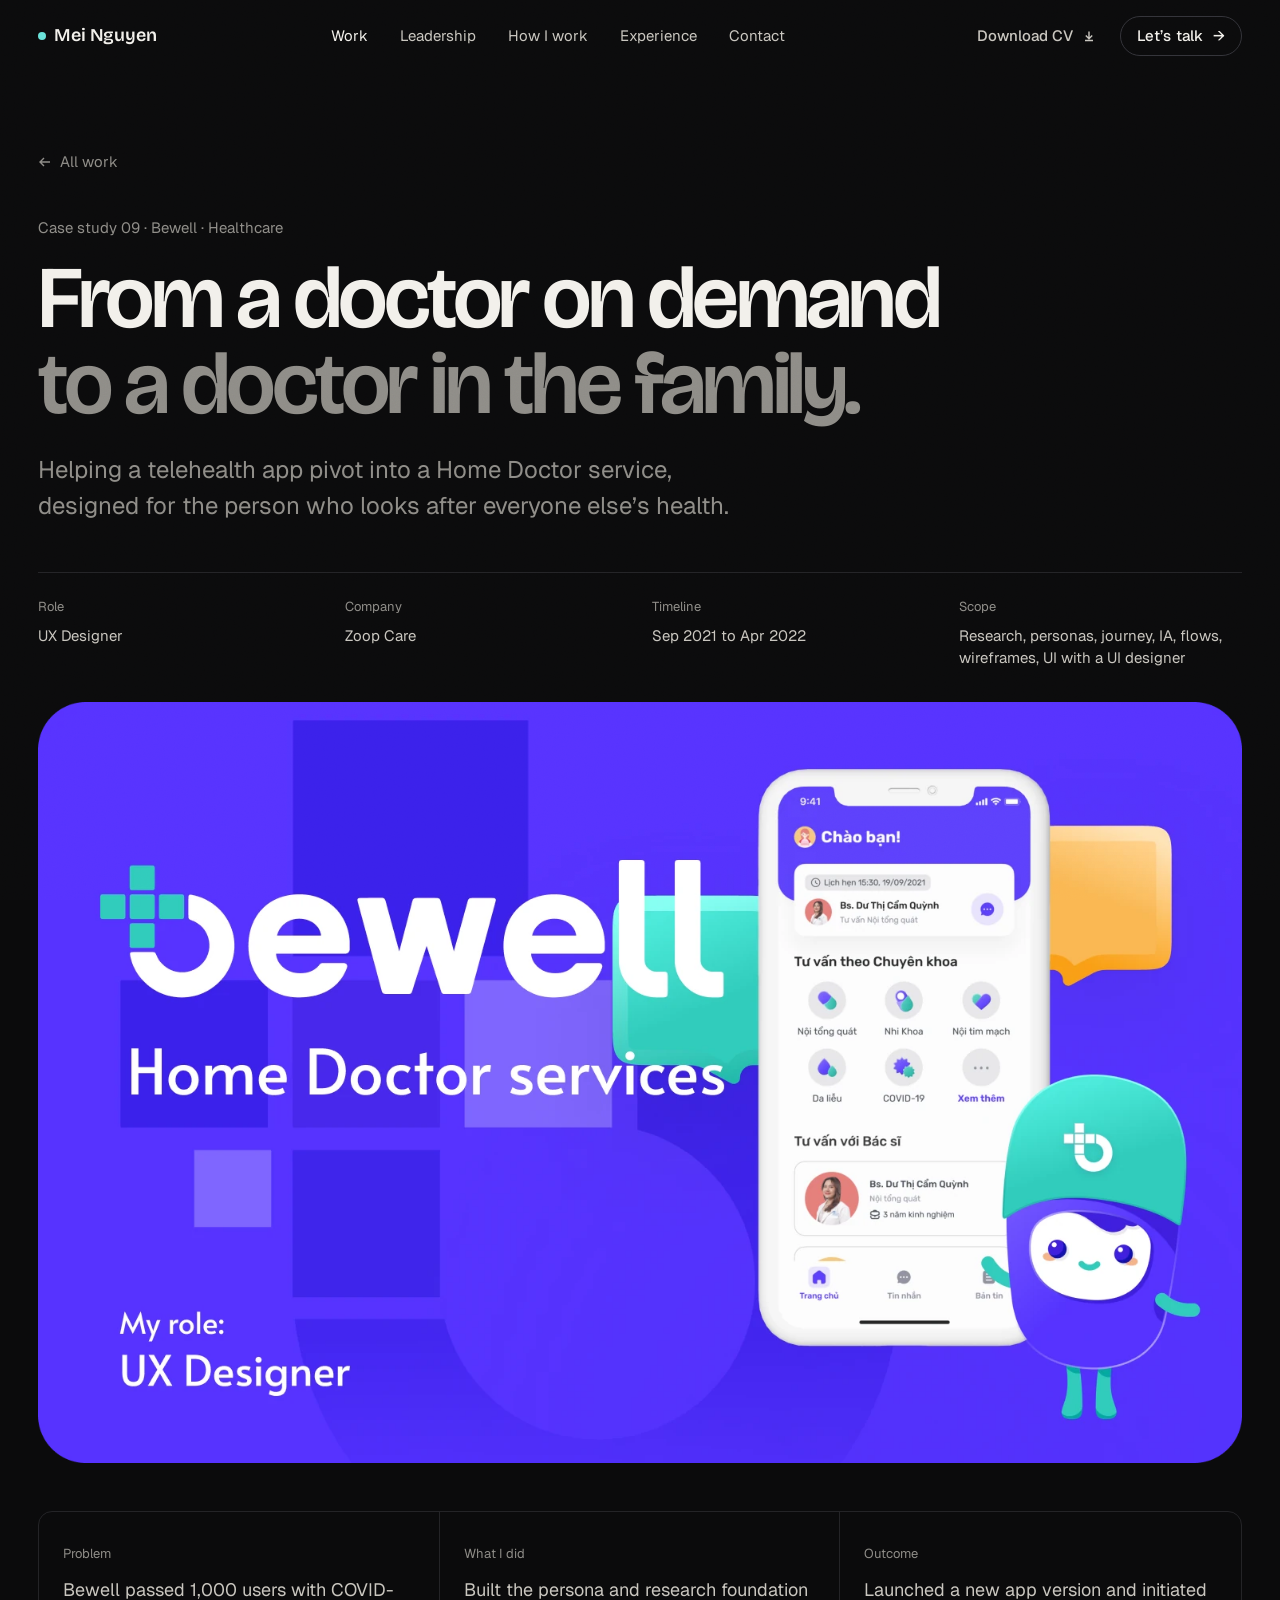
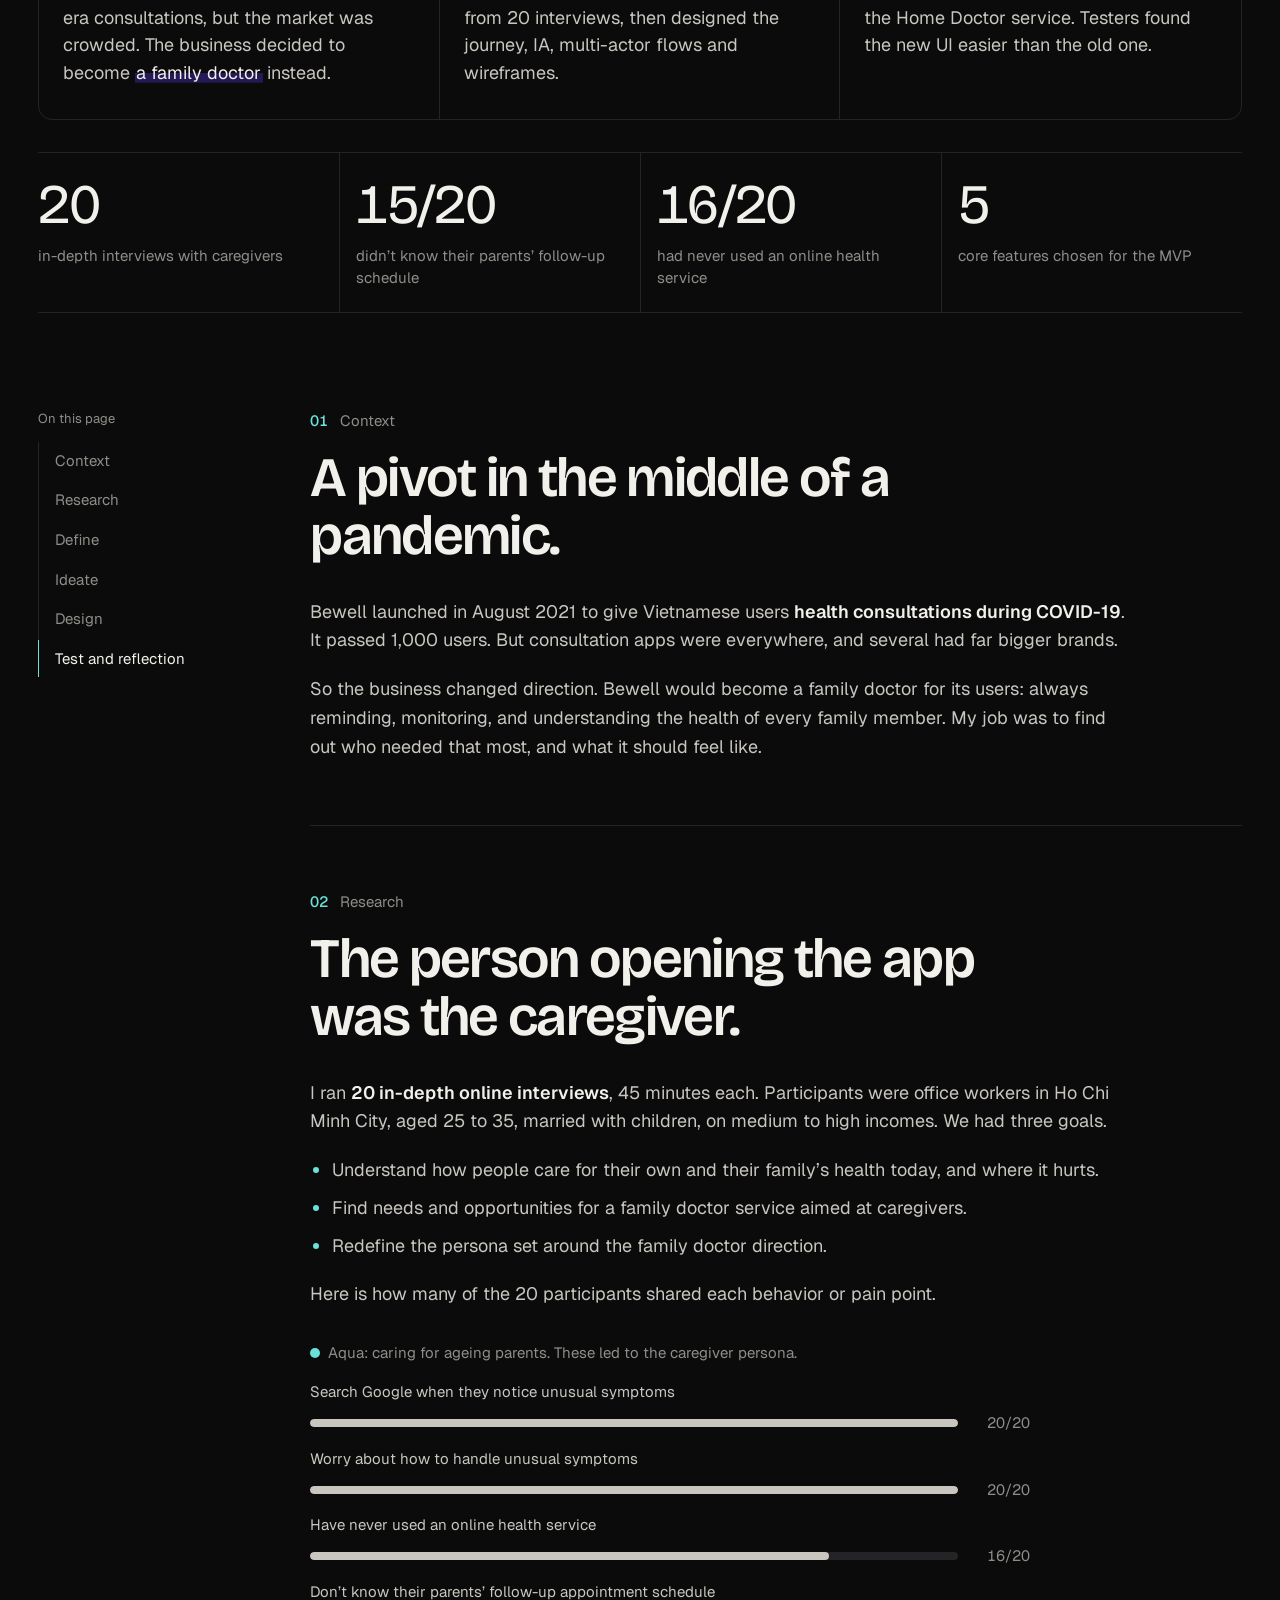
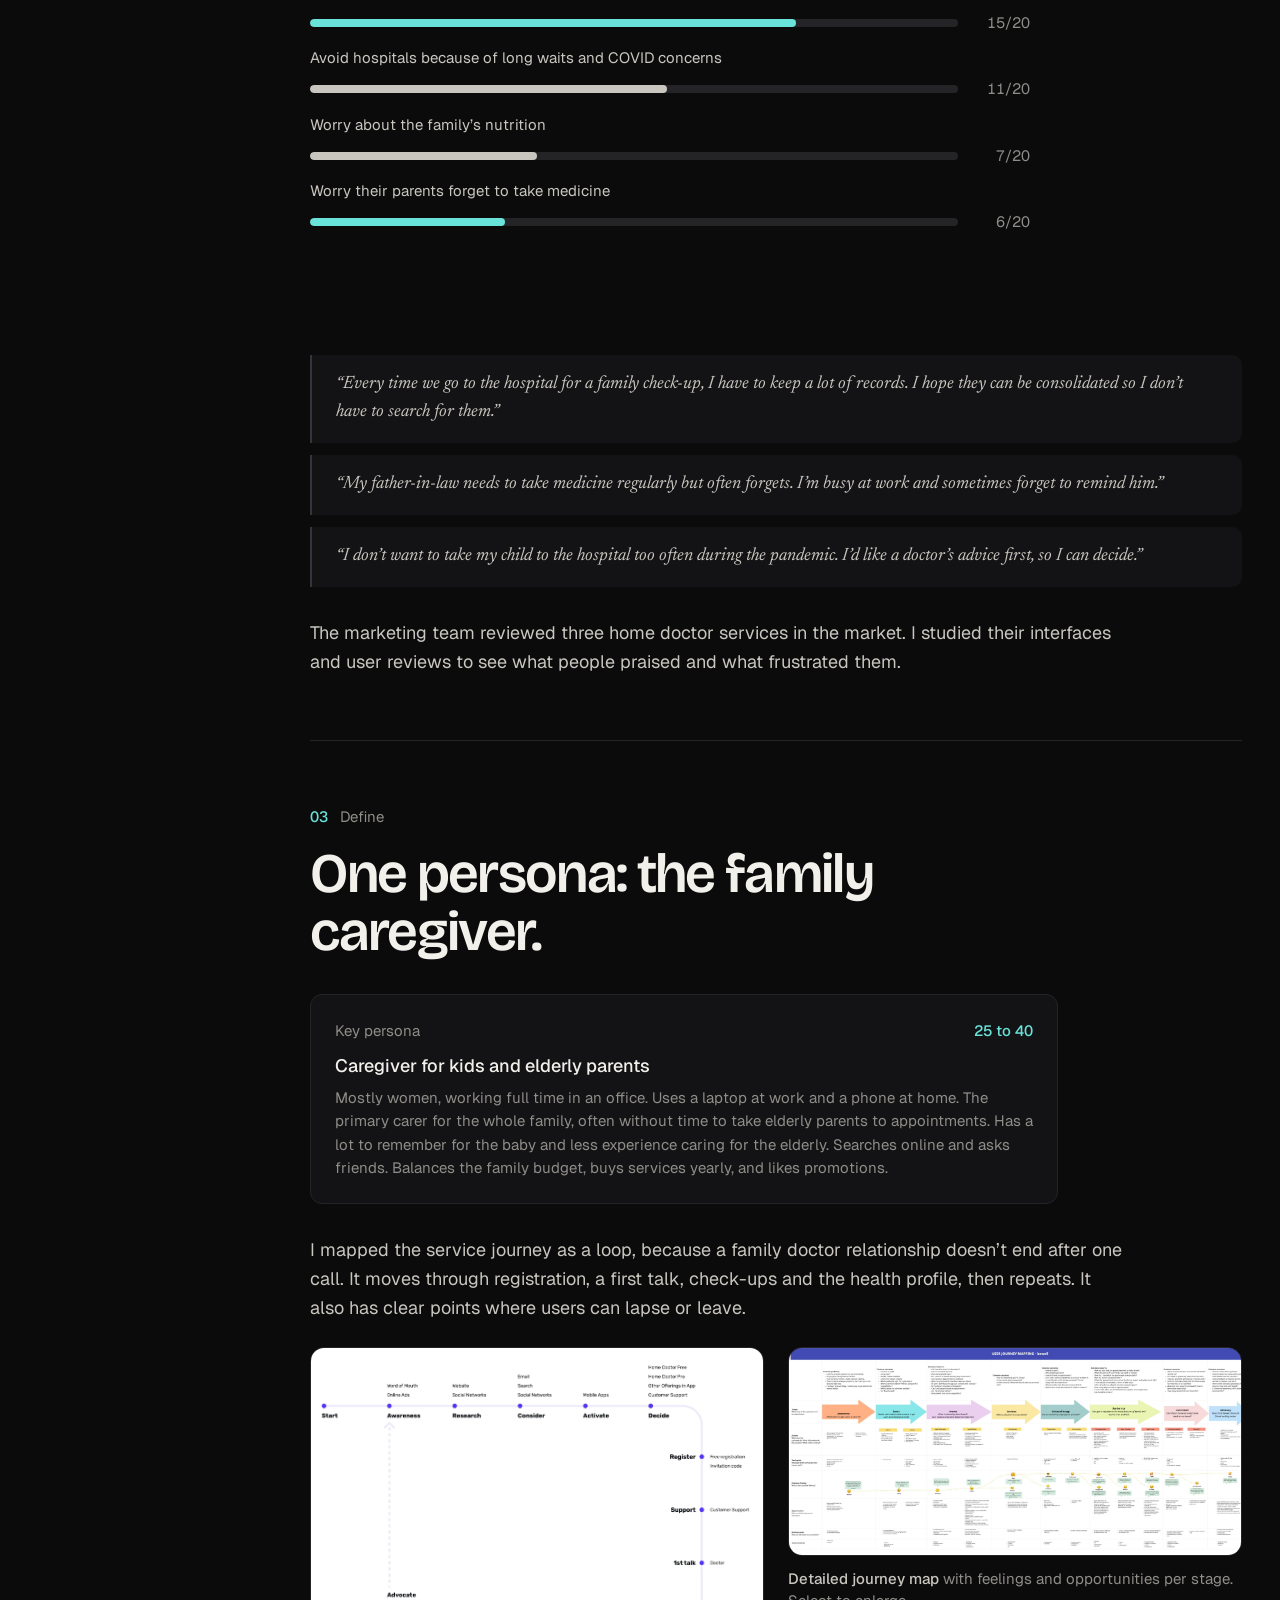
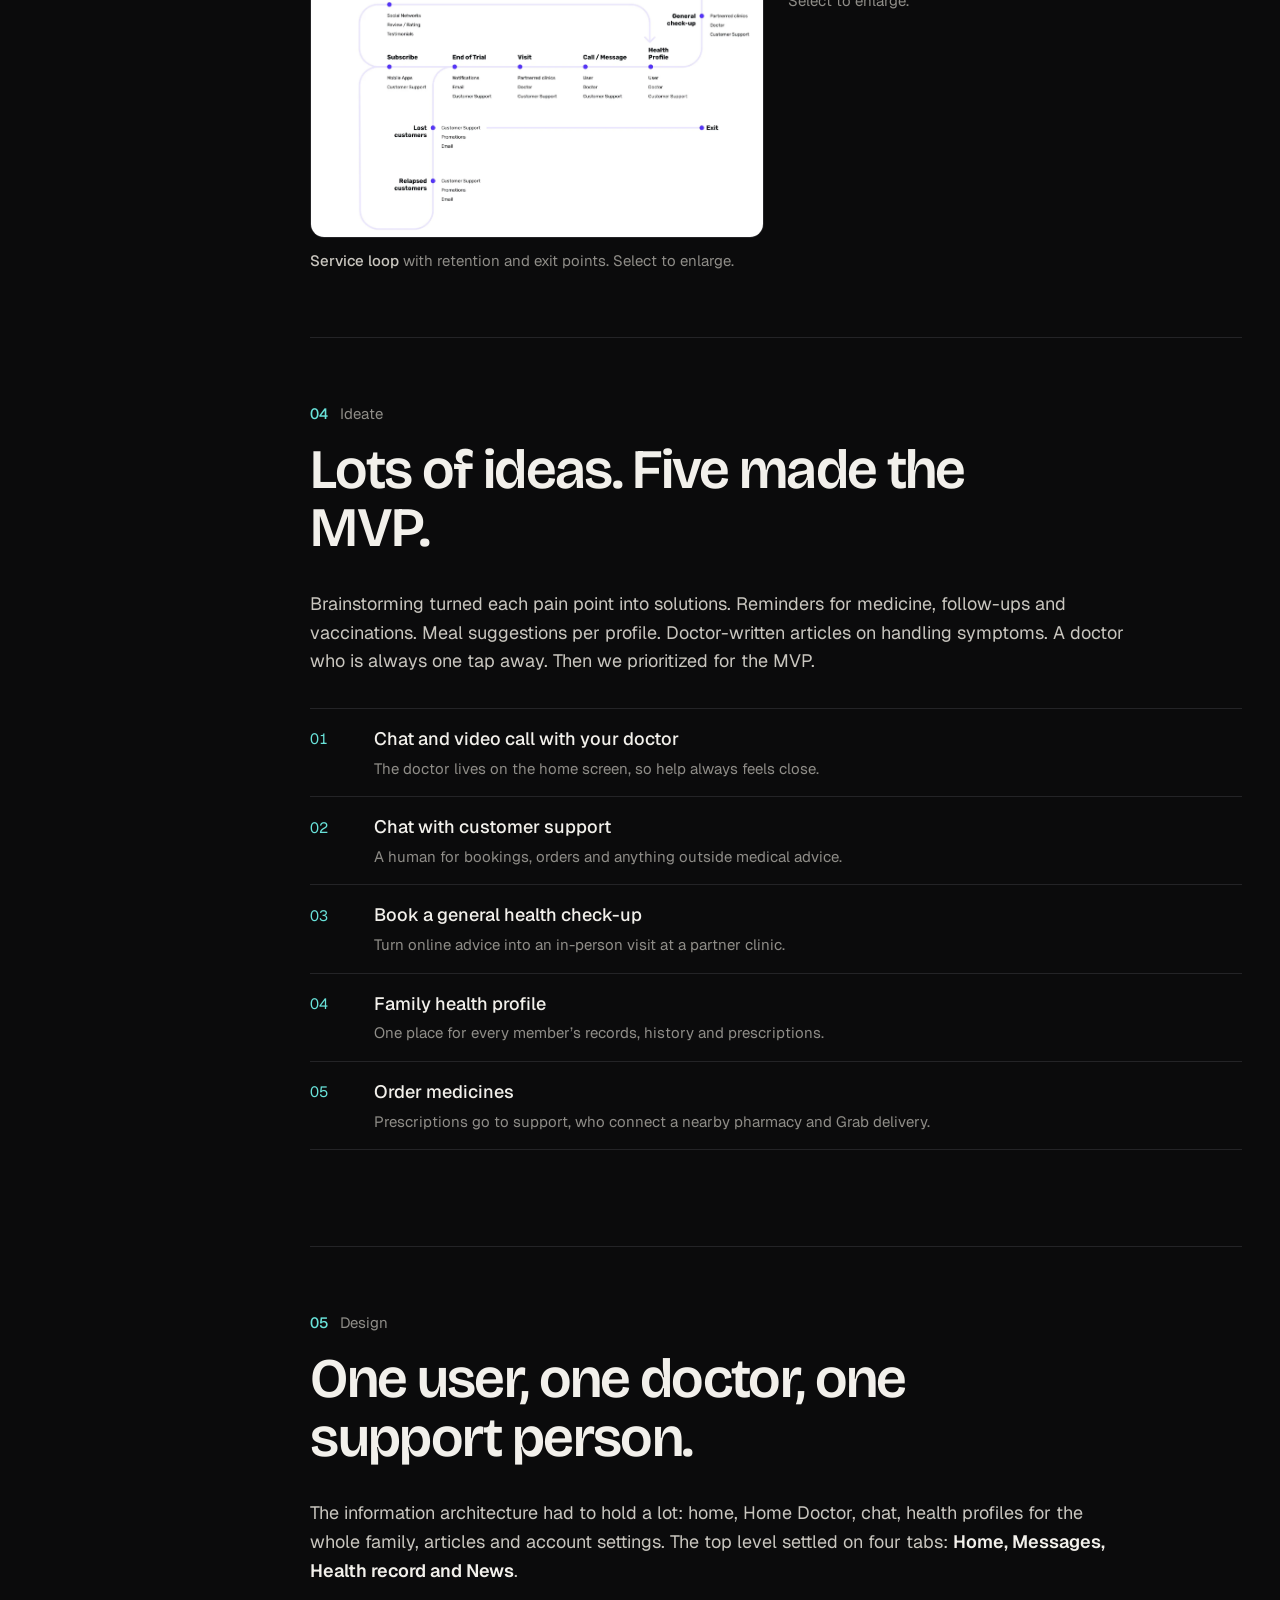
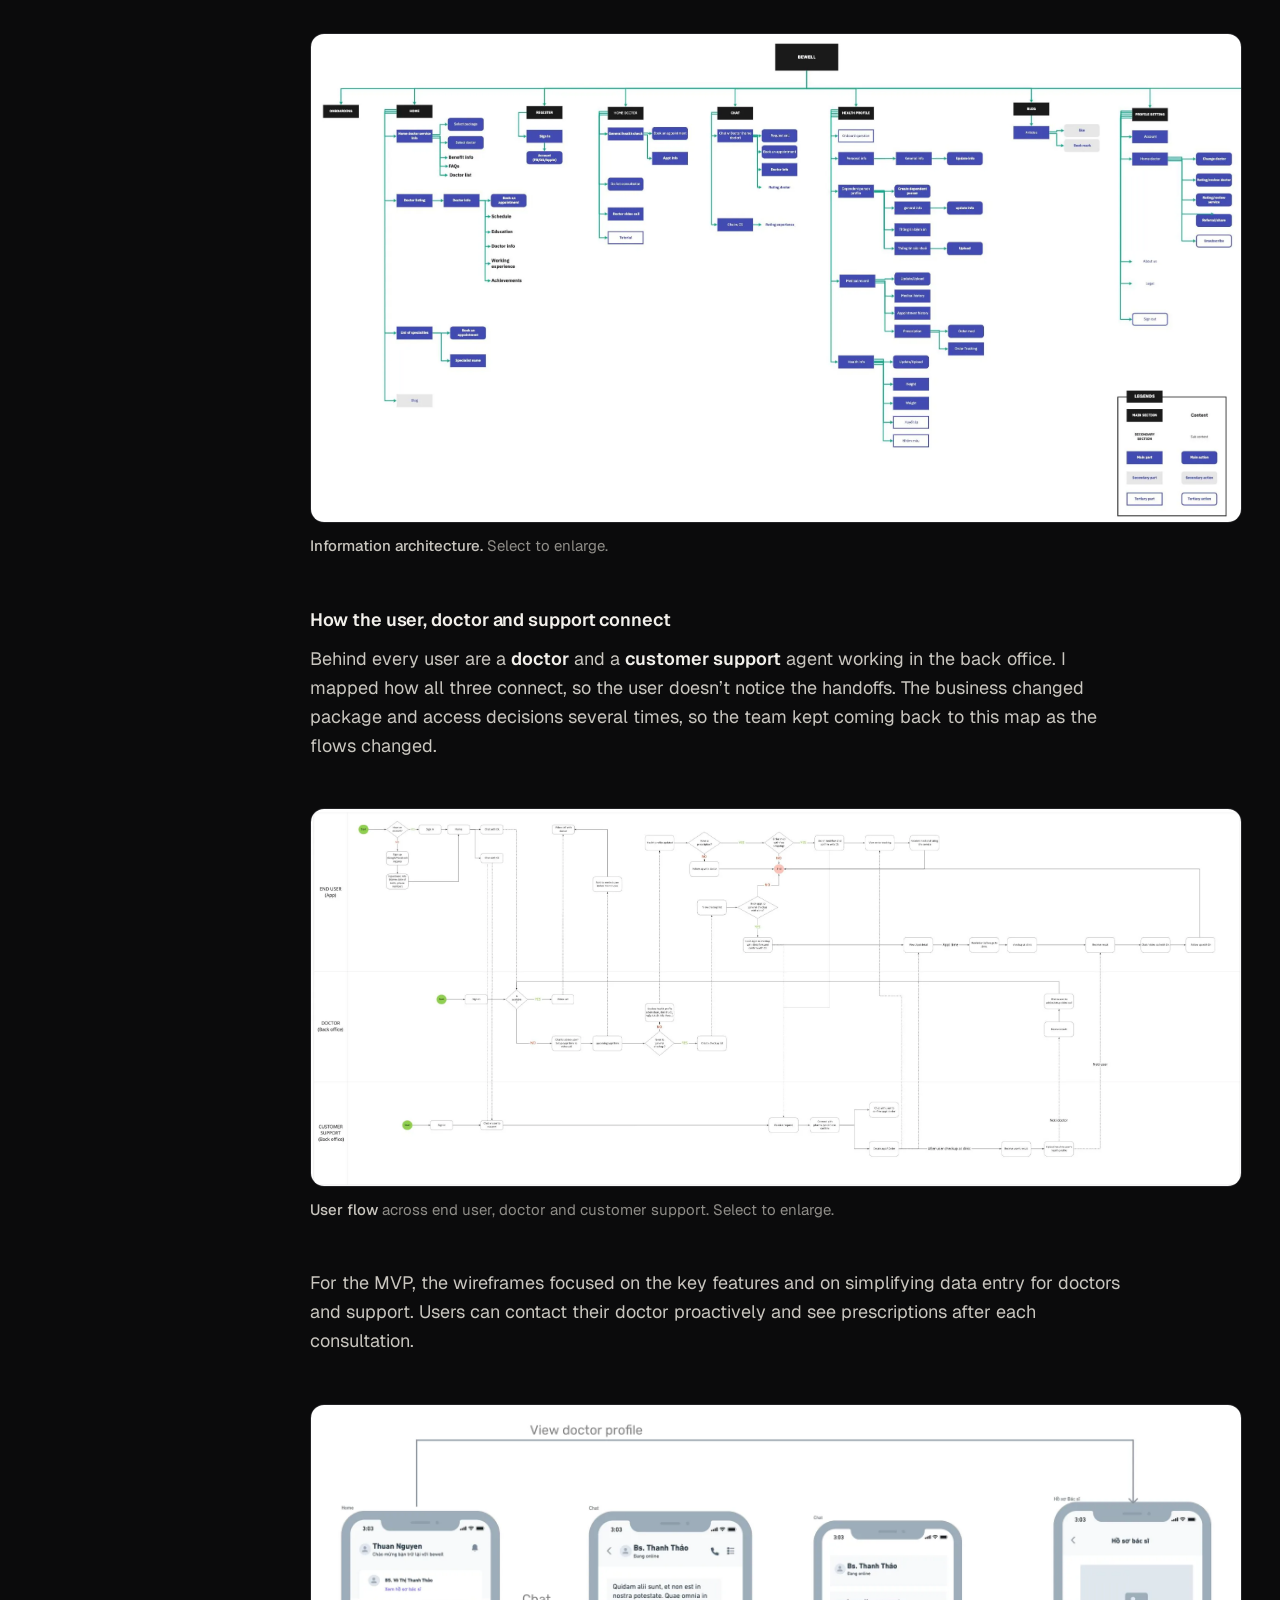
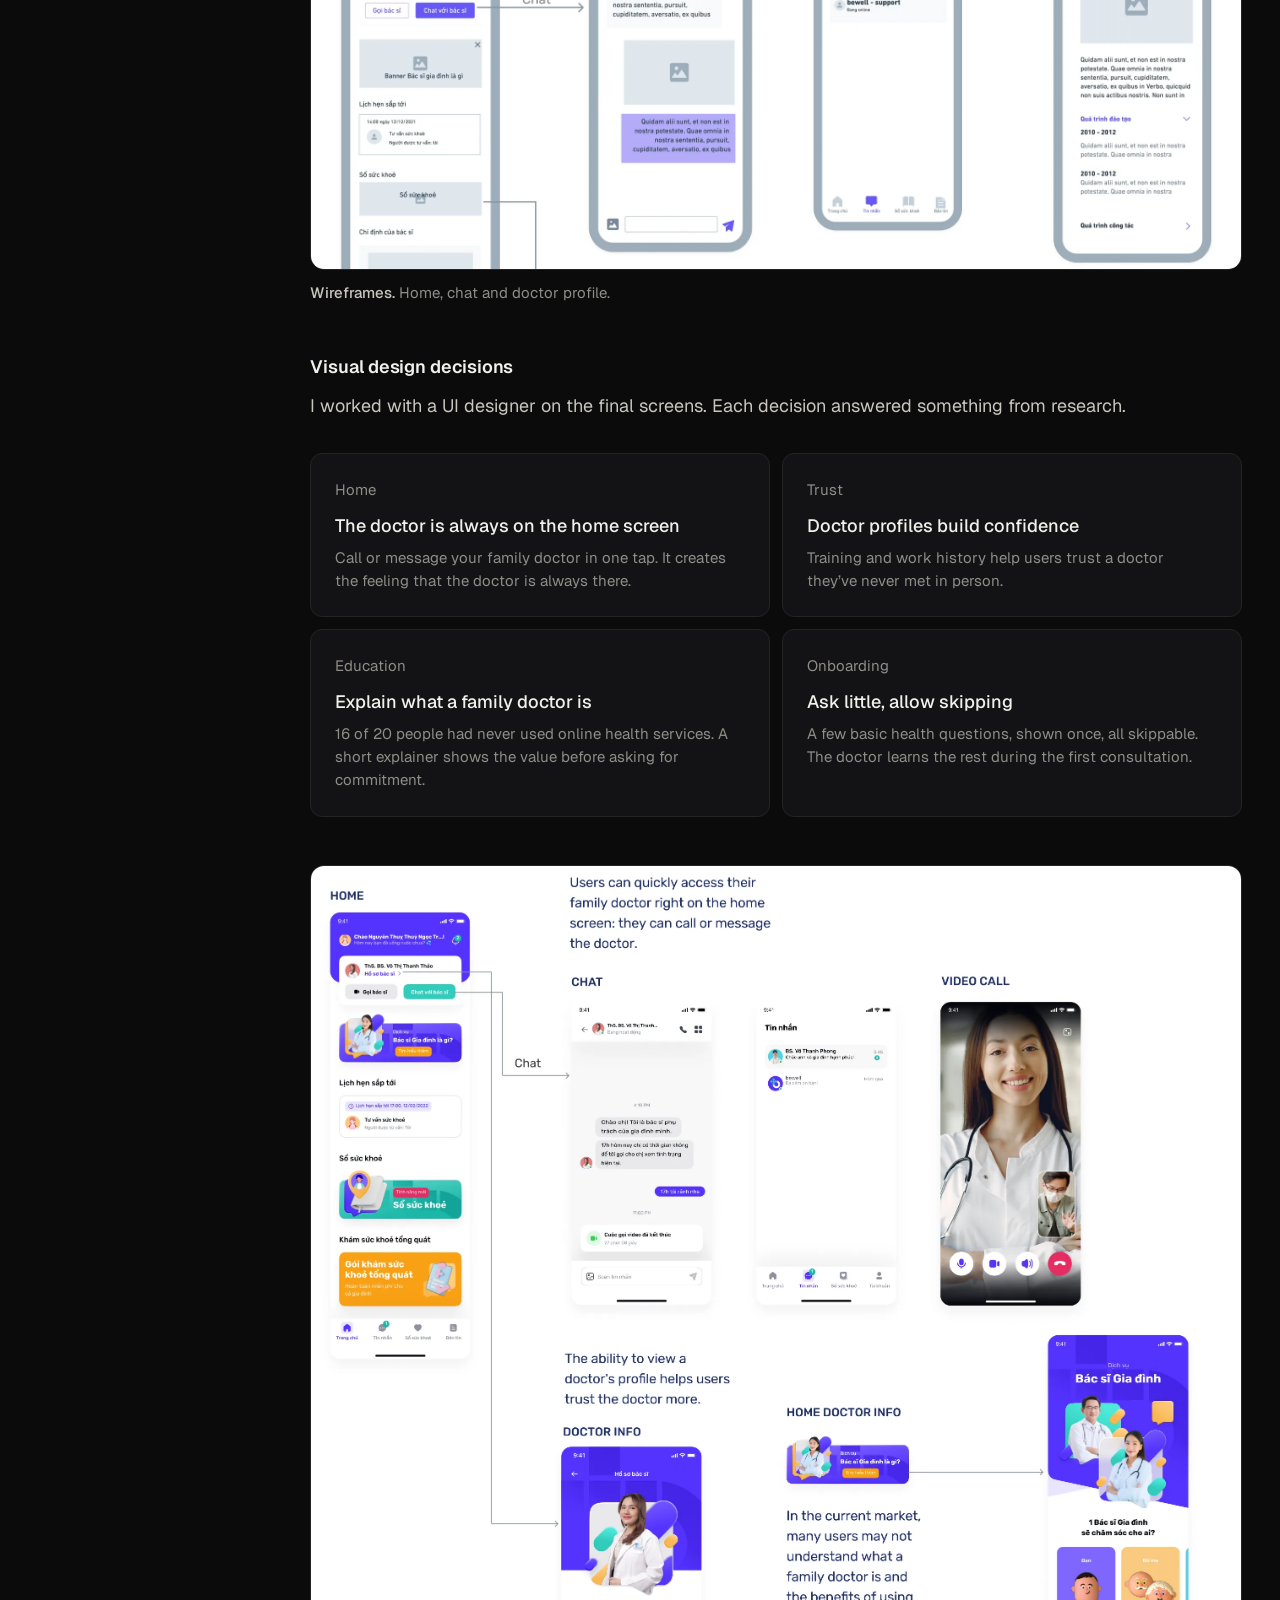
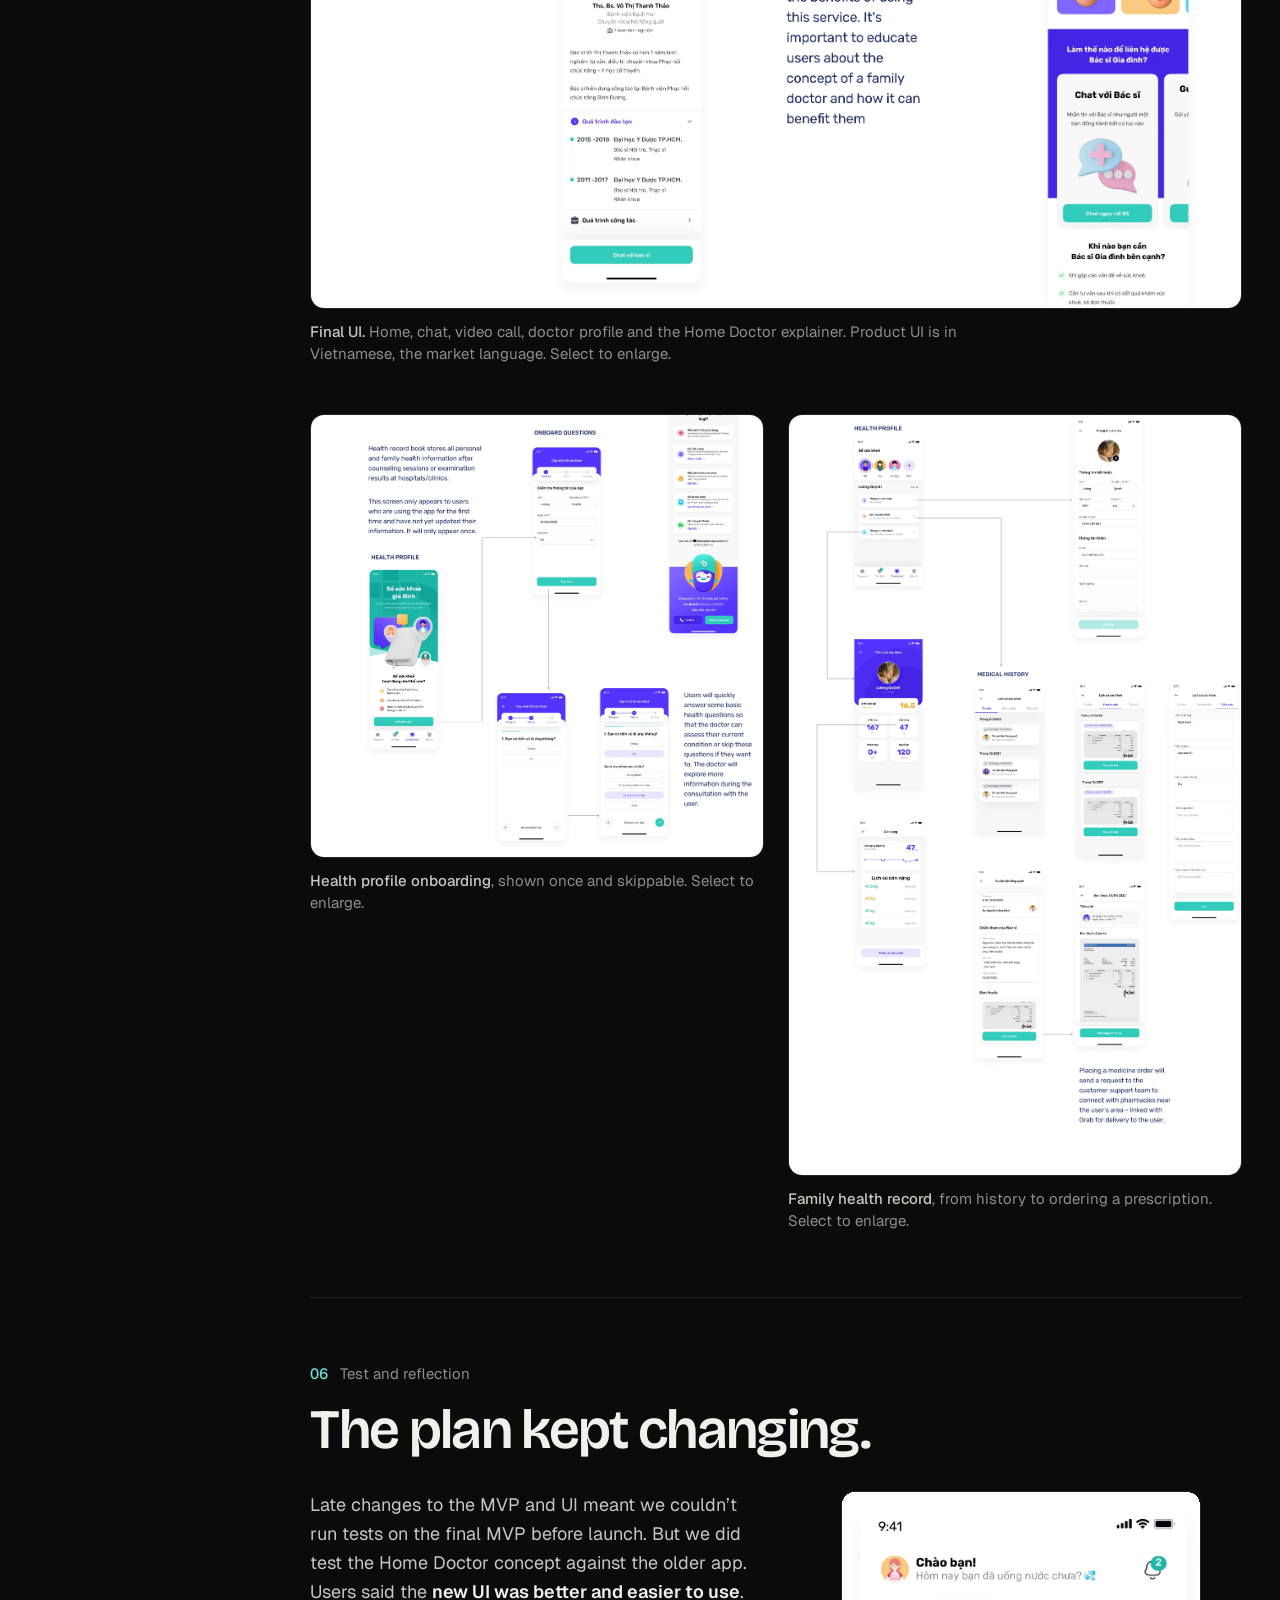
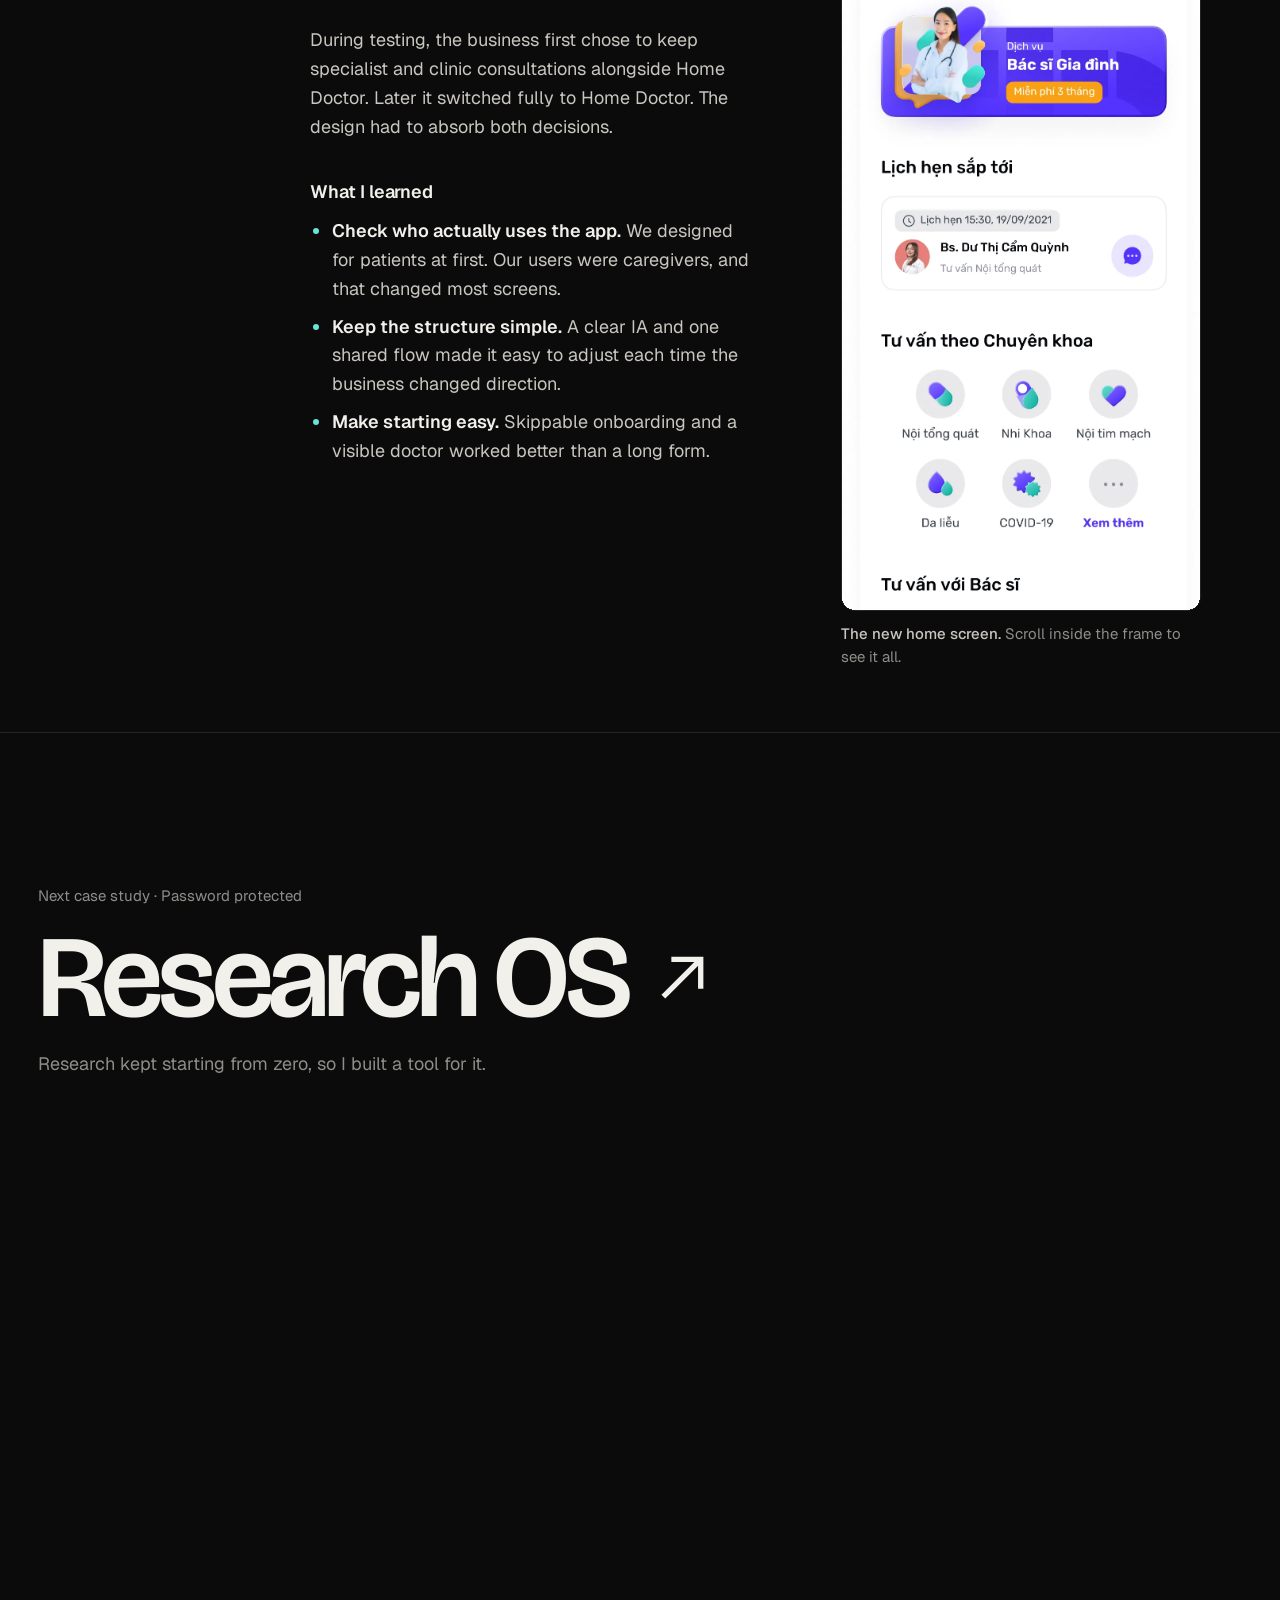
<file: work/bewell.html>
<!doctype html>
<html lang="en" class="js-off">
<head>
  <meta charset="utf-8">
  <meta name="viewport" content="width=device-width, initial-scale=1, viewport-fit=cover">
  <title>Bewell: Home Doctor — Mei Nguyen</title>
  <meta name="description" content="Pivoting a telehealth app into a family doctor service, grounded in 20 interviews with caregivers who look after children and ageing parents.">
  <meta name="theme-color" content="#0b0b0c">
  <link rel="icon" href="data:image/svg+xml,<svg xmlns='http://www.w3.org/2000/svg' viewBox='0 0 64 64'><rect width='64' height='64' rx='14' fill='%230b0b0c'/><circle cx='32' cy='32' r='9' fill='%2369E2D9'/></svg>">
  <link rel="preconnect" href="https://fonts.googleapis.com">
  <link rel="preconnect" href="https://fonts.gstatic.com" crossorigin>
  <link rel="stylesheet" href="https://fonts.googleapis.com/css2?family=Bricolage+Grotesque:opsz,wght@12..96,400..700&family=Geist:wght@300..700&family=Newsreader:ital,opsz,wght@0,6..72,300..600;1,6..72,300..600&display=swap">
  <link rel="stylesheet" href="../assets/css/main.css">
  <style>
    /* Bewell: one sans typeface for body copy, matching the labels, cards and the other rebuilt cases */
    .prose { font-family: var(--font-ui); font-size: var(--fs-md); line-height: 1.6; font-variation-settings: normal; }
    .prose blockquote, .prose .quote { font-family: var(--font-ui); }
    .bars-legend { display: flex; align-items: center; gap: .5rem; font-size: var(--fs-sm); color: var(--muted); margin-top: var(--s-6); }
    .bars-legend + .bars { margin-top: var(--s-4); }
    .bars-legend__dot { width: 10px; height: 10px; border-radius: 50%; background: var(--accent); flex: none; }
  </style>
  <!-- Microsoft Clarity -->
  <script type="text/javascript">
    (function(c,l,a,r,i,t,y){
        c[a]=c[a]||function(){(c[a].q=c[a].q||[]).push(arguments)};
        t=l.createElement(r);t.async=1;t.src="https://www.clarity.ms/tag/"+i;
        y=l.getElementsByTagName(r)[0];y.parentNode.insertBefore(t,y);
    })(window, document, "clarity", "script", "z0qmsnhgtd");
  </script>
</head>
<body>
  <a class="skip-link" href="#main">Skip to content</a>
  <div class="progress" aria-hidden="true"></div>

  <header class="nav" role="banner">
    <div class="wrap nav__inner">
      <a class="brand" href="/" aria-label="Mei Nguyen, home"><span class="brand__dot" aria-hidden="true"></span>Mei Nguyen</a>
      <nav aria-label="Primary">
        <ul class="nav__links" id="nav-links">
          <li><a href="/work/" aria-current="page">Work</a></li>
          <li><a href="/leadership/">Leadership</a></li>
          <li><a href="/#how">How I work</a></li>
          <li><a href="/#experience">Experience</a></li>
          <li><a href="/#contact">Contact</a></li>
          <li class="nav__mobile-only"><a href="../assets/docs/Thuan-Nguyen-Sr-Product-Designer-CV-2026-10.pdf" target="_blank" rel="noopener">Download CV <span class="sr-only">(PDF, opens in new tab)</span></a></li>
        </ul>
      </nav>
      <div class="nav__actions">
        <a class="btn btn--sm btn--ghost" href="../assets/docs/Thuan-Nguyen-Sr-Product-Designer-CV-2026-10.pdf" target="_blank" rel="noopener">Download CV <svg width="12" height="12" viewBox="0 0 12 12" aria-hidden="true"><path d="M6 1.5v7M2.8 5.5 6 8.7l3.2-3.2M2 10.5h8" fill="none" stroke="currentColor" stroke-width="1.4"/></svg><span class="sr-only">(PDF, opens in new tab)</span></a>
        <a class="btn btn--sm" href="/#contact">Let’s talk <span class="arrow" aria-hidden="true">→</span></a>
      </div>
      <button class="nav__menu-btn" aria-controls="nav-links" aria-expanded="false" aria-label="Open menu"><span></span></button>
    </div>
  </header>

  <div class="page">
  <main id="main" data-article>

    <section class="cs-hero wrap intro" aria-labelledby="cs-title">
      <a class="back fade-up" style="--d:.1s" href="/work/"><svg width="14" height="14" viewBox="0 0 14 14" aria-hidden="true"><path d="M12 7H2M6 3 2 7l4 4" fill="none" stroke="currentColor" stroke-width="1.4"/></svg>All work</a>
      <p class="cs-kicker fade-up" style="--d:.15s">Case study 09 · Bewell · Healthcare</p>
      <h1 class="cs-title" id="cs-title">
        <span class="line" style="display:block;overflow:hidden;padding-bottom:.12em;margin-bottom:-.12em"><span style="--i:0;display:inline-block">From a doctor on demand</span></span>
        <span class="line" style="display:block;overflow:hidden;padding-bottom:.12em;margin-bottom:-.12em"><span style="--i:1;display:inline-block" class="muted">to a doctor in the family.</span></span>
      </h1>
      <p class="cs-sub fade-up" style="--d:.5s">Helping a telehealth app pivot into a Home Doctor service, designed for the person who looks after everyone else’s health.</p>

      <dl class="cs-meta fade-up" style="--d:.65s">
        <div><dt>Role</dt><dd>UX Designer</dd></div>
        <div><dt>Company</dt><dd>Zoop Care</dd></div>
        <div><dt>Timeline</dt><dd>Sep 2021 to Apr 2022</dd></div>
        <div><dt>Scope</dt><dd>Research, personas, journey, IA, flows, wireframes, UI with a UI designer</dd></div>
      </dl>

      <figure class="cs-cover cs-cover--banner fade-up" style="--d:.8s">
        <img src="../assets/img/bewell/banner.webp" width="1509" height="954" alt="Bewell Home Doctor services. A phone shows the Bewell home with a doctor appointment, specialties and doctors, next to the Bewell mascot. My role: UX Designer.">
      </figure>
    </section>

    <section class="wrap" aria-label="At a glance">
      <div class="glance reveal">
        <div><h2>Problem</h2><p>Bewell passed 1,000 users with COVID-era consultations, but the market was crowded. The business decided to become <span class="kw">a family doctor</span> instead.</p></div>
        <div><h2>What I did</h2><p>Built the persona and research foundation from 20 interviews, then designed the journey, IA, multi-actor flows and wireframes.</p></div>
        <div><h2>Outcome</h2><p>Launched a new app version and initiated the Home Doctor service. Testers found the new UI easier than the old one.</p></div>
      </div>

      <div class="metrics reveal" data-observe>
        <div class="metric"><div class="metric__num"><span data-count="20">0</span></div><p class="metric__label">in-depth interviews with caregivers</p></div>
        <div class="metric"><div class="metric__num"><span data-count="15">0</span>/20</div><p class="metric__label">didn’t know their parents’ follow-up schedule</p></div>
        <div class="metric"><div class="metric__num"><span data-count="16">0</span>/20</div><p class="metric__label">had never used an online health service</p></div>
        <div class="metric"><div class="metric__num"><span data-count="5">0</span></div><p class="metric__label">core features chosen for the MVP</p></div>
      </div>
    </section>

    <div class="wrap cs-layout" style="margin-top:var(--s-9)">
      <nav class="toc" aria-label="On this page">
        <p>On this page</p>
        <ol>
          <li><a href="#context">Context</a></li>
          <li><a href="#research">Research</a></li>
          <li><a href="#define">Define</a></li>
          <li><a href="#ideate">Ideate</a></li>
          <li><a href="#design">Design</a></li>
          <li><a href="#test">Test and reflection</a></li>
        </ol>
      </nav>

      <article>
        <section class="chapter" id="context">
          <p class="chapter__label"><b>01</b>Context</p>
          <h2 class="chapter__title">A pivot in the middle of a pandemic.</h2>
          <div class="prose reveal">
            <p>Bewell launched in August 2021 to give Vietnamese users <strong>health consultations during COVID-19</strong>. It passed 1,000 users. But consultation apps were everywhere, and several had far bigger brands.</p>
            <p>So the business changed direction. Bewell would become a family doctor for its users: always reminding, monitoring, and understanding the health of every family member. My job was to find out who needed that most, and what it should feel like.</p>
          </div>
        </section>

        <section class="chapter" id="research">
          <p class="chapter__label"><b>02</b>Research</p>
          <h2 class="chapter__title">The person opening the app was the caregiver.</h2>
          <div class="prose reveal">
            <p>I ran <strong>20 in-depth online interviews</strong>, 45 minutes each. Participants were office workers in Ho Chi Minh City, aged 25 to 35, married with children, on medium to high incomes. We had three goals.</p>
            <ul>
              <li>Understand how people care for their own and their family’s health today, and where it hurts.</li>
              <li>Find needs and opportunities for a family doctor service aimed at caregivers.</li>
              <li>Redefine the persona set around the family doctor direction.</li>
            </ul>
            <p>Here is how many of the 20 participants shared each behavior or pain point.</p>
          </div>

          <p class="bars-legend reveal"><span class="bars-legend__dot" aria-hidden="true"></span>Aqua: caring for ageing parents. These led to the caregiver persona.</p>
          <div class="bars reveal" data-observe aria-label="Interview findings, out of 20 participants">
            <div class="bar"><span class="bar__label">Search Google when they notice unusual symptoms</span><span class="bar__track"><span class="bar__fill" style="--v:100"></span></span><span class="bar__val">20/20</span></div>
            <div class="bar"><span class="bar__label">Worry about how to handle unusual symptoms</span><span class="bar__track"><span class="bar__fill" style="--v:100"></span></span><span class="bar__val">20/20</span></div>
            <div class="bar"><span class="bar__label">Have never used an online health service</span><span class="bar__track"><span class="bar__fill" style="--v:80"></span></span><span class="bar__val">16/20</span></div>
            <div class="bar bar--hot"><span class="bar__label">Don’t know their parents’ follow-up appointment schedule</span><span class="bar__track"><span class="bar__fill" style="--v:75"></span></span><span class="bar__val">15/20</span></div>
            <div class="bar"><span class="bar__label">Avoid hospitals because of long waits and COVID concerns</span><span class="bar__track"><span class="bar__fill" style="--v:55"></span></span><span class="bar__val">11/20</span></div>
            <div class="bar"><span class="bar__label">Worry about the family’s nutrition</span><span class="bar__track"><span class="bar__fill" style="--v:35"></span></span><span class="bar__val">7/20</span></div>
            <div class="bar bar--hot"><span class="bar__label">Worry their parents forget to take medicine</span><span class="bar__track"><span class="bar__fill" style="--v:30"></span></span><span class="bar__val">6/20</span></div>
          </div>

          <div class="prose reveal">
            <p>The person opening the app is usually <span class="kw">a parent caring for children and ageing parents at the same time</span>. They carry the schedules, the records and the worry for everyone.</p>
          </div>
          <ul class="quote-list reveal">
            <li>“Every time we go to the hospital for a family check-up, I have to keep a lot of records. I hope they can be consolidated so I don’t have to search for them.”</li>
            <li>“My father-in-law needs to take medicine regularly but often forgets. I’m busy at work and sometimes forget to remind him.”</li>
            <li>“I don’t want to take my child to the hospital too often during the pandemic. I’d like a doctor’s advice first, so I can decide.”</li>
          </ul>
          <div class="prose reveal">
            <p>The marketing team reviewed three home doctor services in the market. I studied their interfaces and user reviews to see what people praised and what frustrated them.</p>
          </div>
        </section>

        <section class="chapter" id="define">
          <p class="chapter__label"><b>03</b>Define</p>
          <h2 class="chapter__title">One persona: the family caregiver.</h2>
          <div class="card reveal" style="max-width:var(--read)">
            <p class="card__k"><span>Key persona</span><b>25 to 40</b></p>
            <h3>Caregiver for kids and elderly parents</h3>
            <p>Mostly women, working full time in an office. Uses a laptop at work and a phone at home. The primary carer for the whole family, often without time to take elderly parents to appointments. Has a lot to remember for the baby and less experience caring for the elderly. Searches online and asks friends. Balances the family budget, buys services yearly, and likes promotions.</p>
          </div>
          <div class="prose reveal" style="margin-top:var(--s-6)">
            <p>I mapped the service journey as a loop, because a family doctor relationship doesn’t end after one call. It moves through registration, a first talk, check-ups and the health profile, then repeats. It also has clear points where users can lapse or leave.</p>
          </div>
          <div class="grid-2" style="align-items:start">
            <figure class="figure reveal" style="margin-block:var(--s-5) 0">
              <div class="figure__frame"><img class="zoomable" src="../assets/img/bewell/journey-loop.webp" width="2001" height="2169" loading="lazy" alt="Service journey drawn as a loop from awareness through registration, first talk, check-up, health profile, calls, visits, end of trial, subscribe and advocate, with branches for lost and relapsed customers."></div>
              <figcaption><b>Service loop</b> with retention and exit points. Select to enlarge.</figcaption>
            </figure>
            <figure class="figure reveal" style="margin-block:var(--s-5) 0">
              <div class="figure__frame"><img class="zoomable" src="../assets/img/bewell/journey-map.webp" width="2601" height="1194" loading="lazy" alt="Detailed user journey map for Bewell with stages, actions, touchpoints, feelings, opportunities, business goals and teams."></div>
              <figcaption><b>Detailed journey map</b> with feelings and opportunities per stage. Select to enlarge.</figcaption>
            </figure>
          </div>
        </section>

        <section class="chapter" id="ideate">
          <p class="chapter__label"><b>04</b>Ideate</p>
          <h2 class="chapter__title">Lots of ideas. Five made the MVP.</h2>
          <div class="prose reveal">
            <p>Brainstorming turned each pain point into solutions. Reminders for medicine, follow-ups and vaccinations. Meal suggestions per profile. Doctor-written articles on handling symptoms. A doctor who is always one tap away. Then we prioritized for the MVP.</p>
          </div>
          <ol class="steps reveal">
            <li><div><h3>Chat and video call with your doctor</h3><p>The doctor lives on the home screen, so help always feels close.</p></div></li>
            <li><div><h3>Chat with customer support</h3><p>A human for bookings, orders and anything outside medical advice.</p></div></li>
            <li><div><h3>Book a general health check-up</h3><p>Turn online advice into an in-person visit at a partner clinic.</p></div></li>
            <li><div><h3>Family health profile</h3><p>One place for every member’s records, history and prescriptions.</p></div></li>
            <li><div><h3>Order medicines</h3><p>Prescriptions go to support, who connect a nearby pharmacy and Grab delivery.</p></div></li>
          </ol>
        </section>

        <section class="chapter" id="design">
          <p class="chapter__label"><b>05</b>Design</p>
          <h2 class="chapter__title">One user, one doctor, one support person.</h2>
          <div class="prose reveal">
            <p>The information architecture had to hold a lot: home, Home Doctor, chat, health profiles for the whole family, articles and account settings. The top level settled on four tabs: <strong>Home, Messages, Health record and News</strong>.</p>
          </div>
          <figure class="figure reveal">
            <div class="figure__frame"><img class="zoomable" src="../assets/img/bewell/ia.webp" width="2401" height="1260" loading="lazy" alt="Bewell information architecture tree covering onboarding, home, registration, home doctor, chat, health profile, blog, profile settings and notifications."></div>
            <figcaption><b>Information architecture.</b> Select to enlarge.</figcaption>
          </figure>

          <div class="prose reveal">
            <h3>How the user, doctor and support connect</h3>
            <p>Behind every user are a <strong>doctor</strong> and a <strong>customer support</strong> agent working in the back office. I mapped how all three connect, so the user doesn’t notice the handoffs. The business changed package and access decisions several times, so the team kept coming back to this map as the flows changed.</p>
          </div>
          <figure class="figure reveal">
            <div class="figure__frame"><img class="zoomable" src="../assets/img/bewell/userflow.webp" width="2601" height="1054" loading="lazy" alt="Swimlane user flow with three lanes: end user in the app, doctor in the back office, and customer support in the back office."></div>
            <figcaption><b>User flow</b> across end user, doctor and customer support. Select to enlarge.</figcaption>
          </figure>

          <div class="prose reveal">
            <p>For the MVP, the wireframes focused on the key features and on simplifying data entry for doctors and support. Users can contact their doctor proactively and see prescriptions after each consultation.</p>
          </div>
          <figure class="figure reveal">
            <div class="figure__frame"><img src="../assets/img/bewell/wireframes-a.webp" width="2000" height="1000" loading="lazy" alt="Wireframes for home with the family doctor card, chat with the doctor, message list and doctor profile."></div>
            <figcaption><b>Wireframes.</b> Home, chat and doctor profile.</figcaption>
          </figure>

          <div class="prose reveal">
            <h3>Visual design decisions</h3>
            <p>I worked with a UI designer on the final screens. Each decision answered something from research.</p>
          </div>
          <div class="cards reveal" style="--cols:2">
            <div class="card"><p class="card__k"><span>Home</span></p><h3>The doctor is always on the home screen</h3><p>Call or message your family doctor in one tap. It creates the feeling that the doctor is always there.</p></div>
            <div class="card"><p class="card__k"><span>Trust</span></p><h3>Doctor profiles build confidence</h3><p>Training and work history help users trust a doctor they’ve never met in person.</p></div>
            <div class="card"><p class="card__k"><span>Education</span></p><h3>Explain what a family doctor is</h3><p>16 of 20 people had never used online health services. A short explainer shows the value before asking for commitment.</p></div>
            <div class="card"><p class="card__k"><span>Onboarding</span></p><h3>Ask little, allow skipping</h3><p>A few basic health questions, shown once, all skippable. The doctor learns the rest during the first consultation.</p></div>
          </div>
          <figure class="figure reveal">
            <div class="figure__frame"><img class="zoomable" src="../assets/img/bewell/ui-core.webp" width="2201" height="2469" loading="lazy" alt="Final UI for home, chat, video call, doctor profile and the Home Doctor explainer, with annotations."></div>
            <figcaption><b>Final UI.</b> Home, chat, video call, doctor profile and the Home Doctor explainer. Product UI is in Vietnamese, the market language. Select to enlarge.</figcaption>
          </figure>
          <div class="grid-2" style="align-items:start">
            <figure class="figure reveal" style="margin-block:0">
              <div class="figure__frame"><img class="zoomable" src="../assets/img/bewell/ui-profile.webp" width="2201" height="2154" loading="lazy" alt="Health profile onboarding and skippable health questions."></div>
              <figcaption><b>Health profile onboarding</b>, shown once and skippable. Select to enlarge.</figcaption>
            </figure>
            <figure class="figure reveal" style="margin-block:0">
              <div class="figure__frame"><img class="zoomable" src="../assets/img/bewell/ui-records.webp" width="2201" height="3703" loading="lazy" alt="Family health record with members, basic info, medical history, weight tracking, consultation details and prescription ordering."></div>
              <figcaption><b>Family health record</b>, from history to ordering a prescription. Select to enlarge.</figcaption>
            </figure>
          </div>
        </section>

        <section class="chapter" id="test">
          <p class="chapter__label"><b>06</b>Test and reflection</p>
          <h2 class="chapter__title">The plan kept changing.</h2>
          <div class="grid-2" style="align-items:start;gap:var(--s-7)">
            <div class="prose reveal">
              <p>Late changes to the MVP and UI meant we couldn’t run tests on the final MVP before launch. But we did test the Home Doctor concept against the older app. Users said the <strong>new UI was better and easier to use</strong>.</p>
              <p>During testing, the business first chose to keep specialist and clinic consultations alongside Home Doctor. Later it switched fully to Home Doctor. The design had to absorb both decisions.</p>
              <h3>What I learned</h3>
              <ul>
                <li><strong>Check who actually uses the app.</strong> We designed for patients at first. Our users were caregivers, and that changed most screens.</li>
                <li><strong>Keep the structure simple.</strong> A clear IA and one shared flow made it easy to adjust each time the business changed direction.</li>
                <li><strong>Make starting easy.</strong> Skippable onboarding and a visible doctor worked better than a long form.</li>
              </ul>
            </div>
            <figure class="figure reveal" style="margin:0;max-width:360px;justify-self:center">
              <div class="figure__frame figure__frame--tall" tabindex="0" role="region" aria-label="Scrollable home screen"><img src="../assets/img/bewell/home.webp" width="901" height="5658" loading="lazy" alt="Full-length Bewell home screen with a Home Doctor banner, upcoming appointment, specialties, doctors, partner clinics, health record promotion and health news."></div>
              <figcaption><b>The new home screen.</b> Scroll inside the frame to see it all.</figcaption>
            </figure>
          </div>
        </section>
      </article>
    </div>

    <a class="next wrap" href="research-os.html">
      <p class="next__k">Next case study · Password protected</p>
      <p class="next__t">Research OS <svg viewBox="0 0 24 24" aria-hidden="true"><path d="M5 19 19 5M8 5h11v11" fill="none" stroke="currentColor" stroke-width="2"/></svg></p>
      <p class="next__d">Research kept starting from zero, so I built a tool for it.</p>
    </a>

  </main>
  </div>

  <footer class="footer" aria-labelledby="footer-title">
    <h2 id="footer-title" class="sr-only">Footer</h2>
    <div class="wrap">
      <div class="footer__top">
        <div><h2>Navigate</h2><ul><li><a href="/work/">Work</a></li><li><a href="/leadership/">Leadership</a></li><li><a href="/#how">How I work</a></li><li><a href="/#experience">Experience</a></li></ul></div>
        <div><h2>Case studies</h2><ul><li><a href="research-os.html">Research OS</a></li><li><a href="trueprofit.html">TrueProfit</a></li><li><a href="vieclam24h.html">Vieclam24h</a></li><li><a href="usage-billing-visibility.html">Usage &amp; Billing visibility</a></li><li><a href="payme.html">PayME</a></li><li><a href="self-service-revenue.html">Self-service revenue</a></li><li><a href="admin-center-blueprint.html">Admin Center Blueprint</a></li><li><a href="virtual-teammates.html">Virtual Teammates</a></li><li><a href="bewell.html" aria-current="page">Bewell</a></li></ul></div>
        <div><h2>Connect</h2><ul><li><a href="mailto:bichthuan.des@gmail.com">Email</a></li><li><a href="https://www.linkedin.com/in/thuan-nguyen-prd" target="_blank" rel="noopener">LinkedIn</a></li><li><a href="../assets/docs/Thuan-Nguyen-Sr-Product-Designer-CV-2026-10.pdf" target="_blank" rel="noopener">CV (PDF)</a></li></ul></div>
        <div><h2>Local time</h2><p data-clock>Ho Chi Minh City</p></div>
      </div>
      <div class="footer__mark-wrap" aria-hidden="true">
        <div class="footer__mark"><span>M</span><span>e</span><span>i</span><span>&nbsp;</span><span>N</span><span>g</span><span>u</span><span>y</span><span>e</span><span>n</span></div>
      </div>
      <div class="footer__bottom">
        <span>© 2026 Thuan (Mei) Nguyen. Designed and coded with AI.</span>
        <a href="#main" data-top>Back to top ↑</a>
      </div>
    </div>
  </footer>

  <div class="toast" role="status" aria-live="polite"></div>
  <script src="../assets/js/main.js" defer></script>
</body>
</html>
</file>
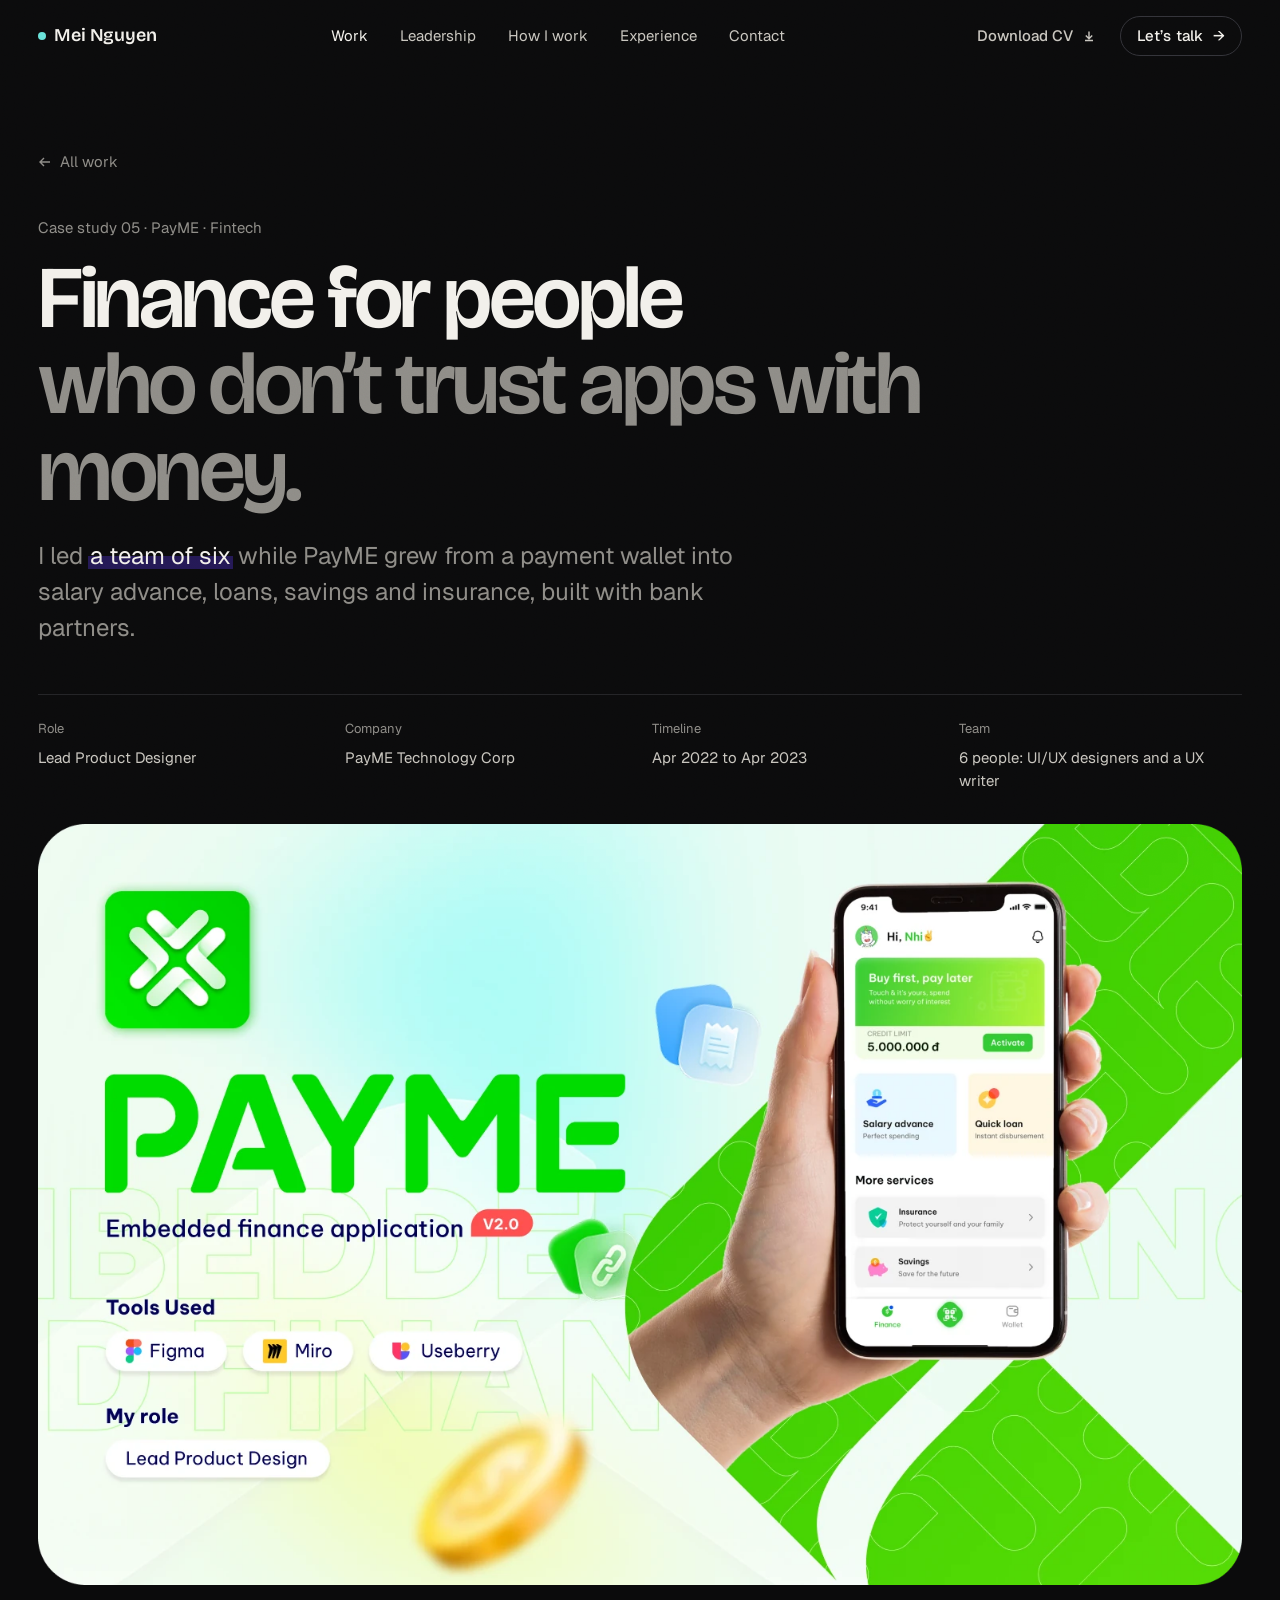
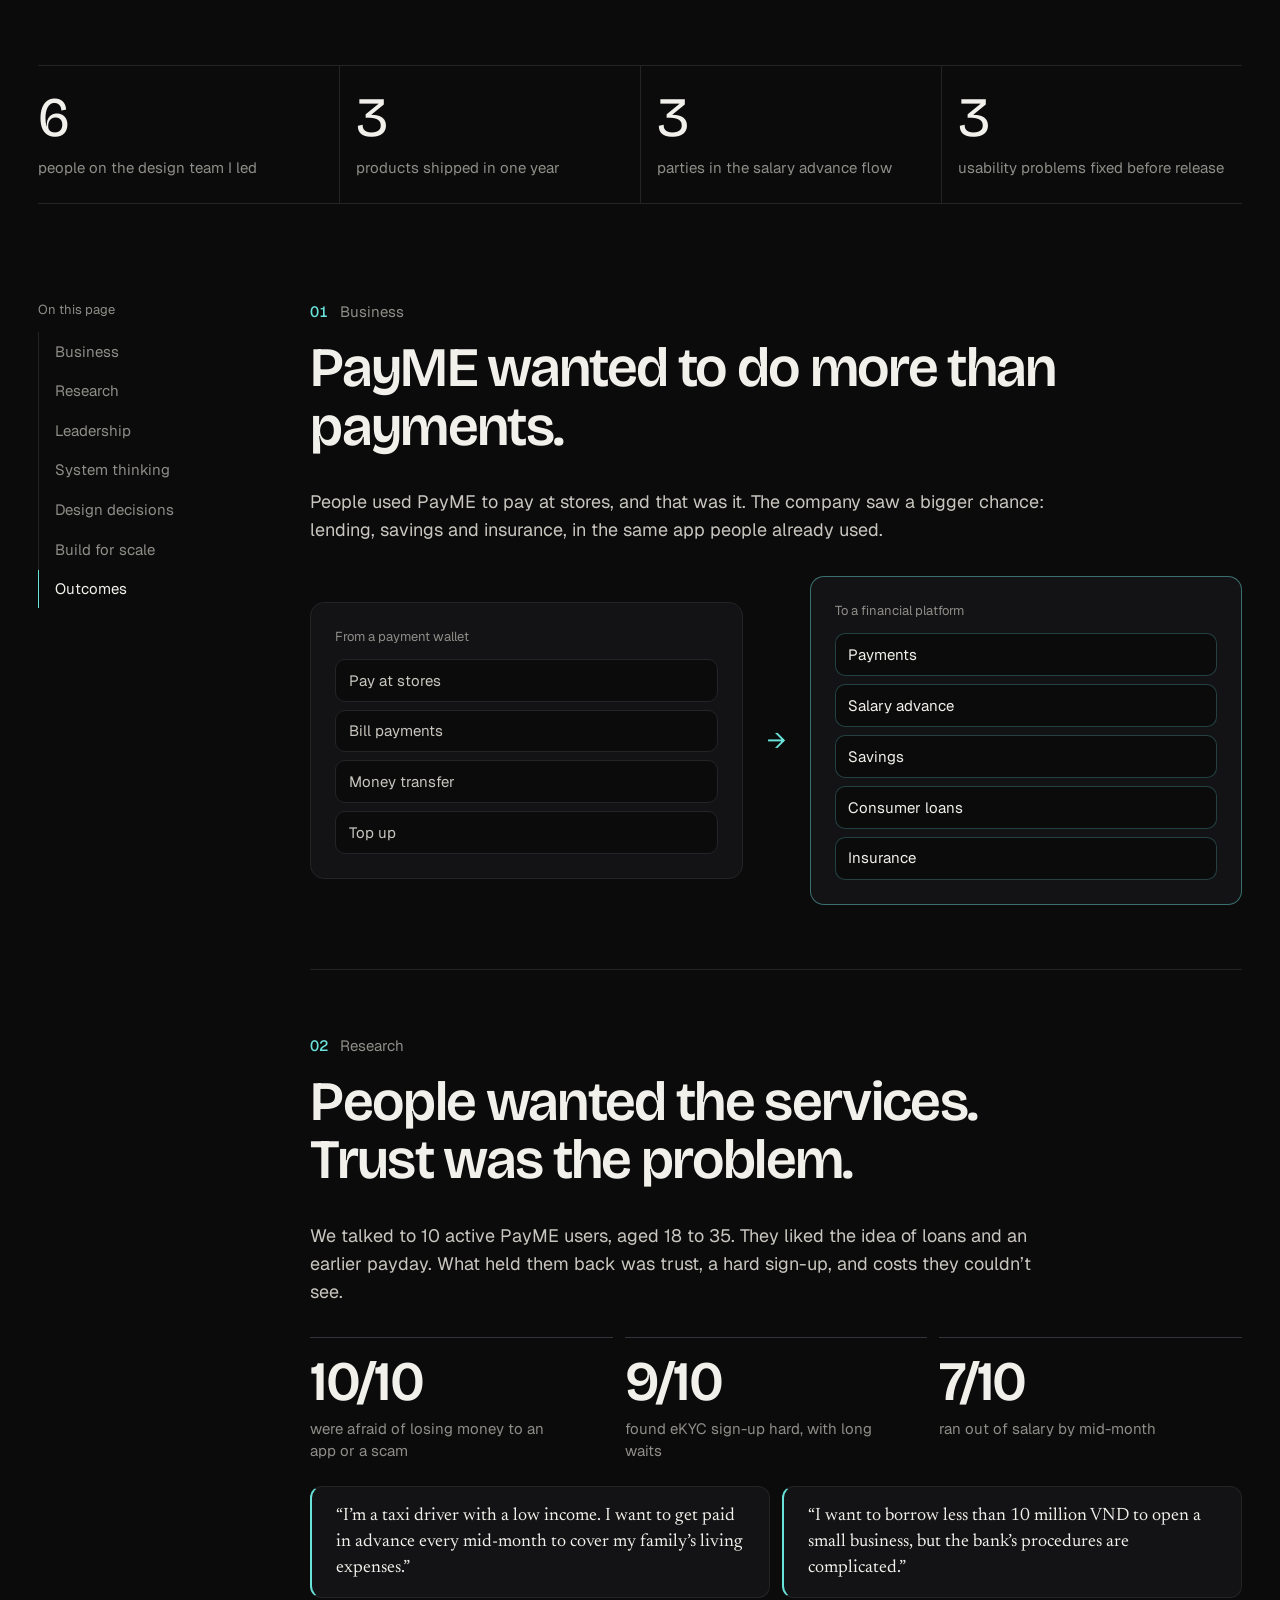
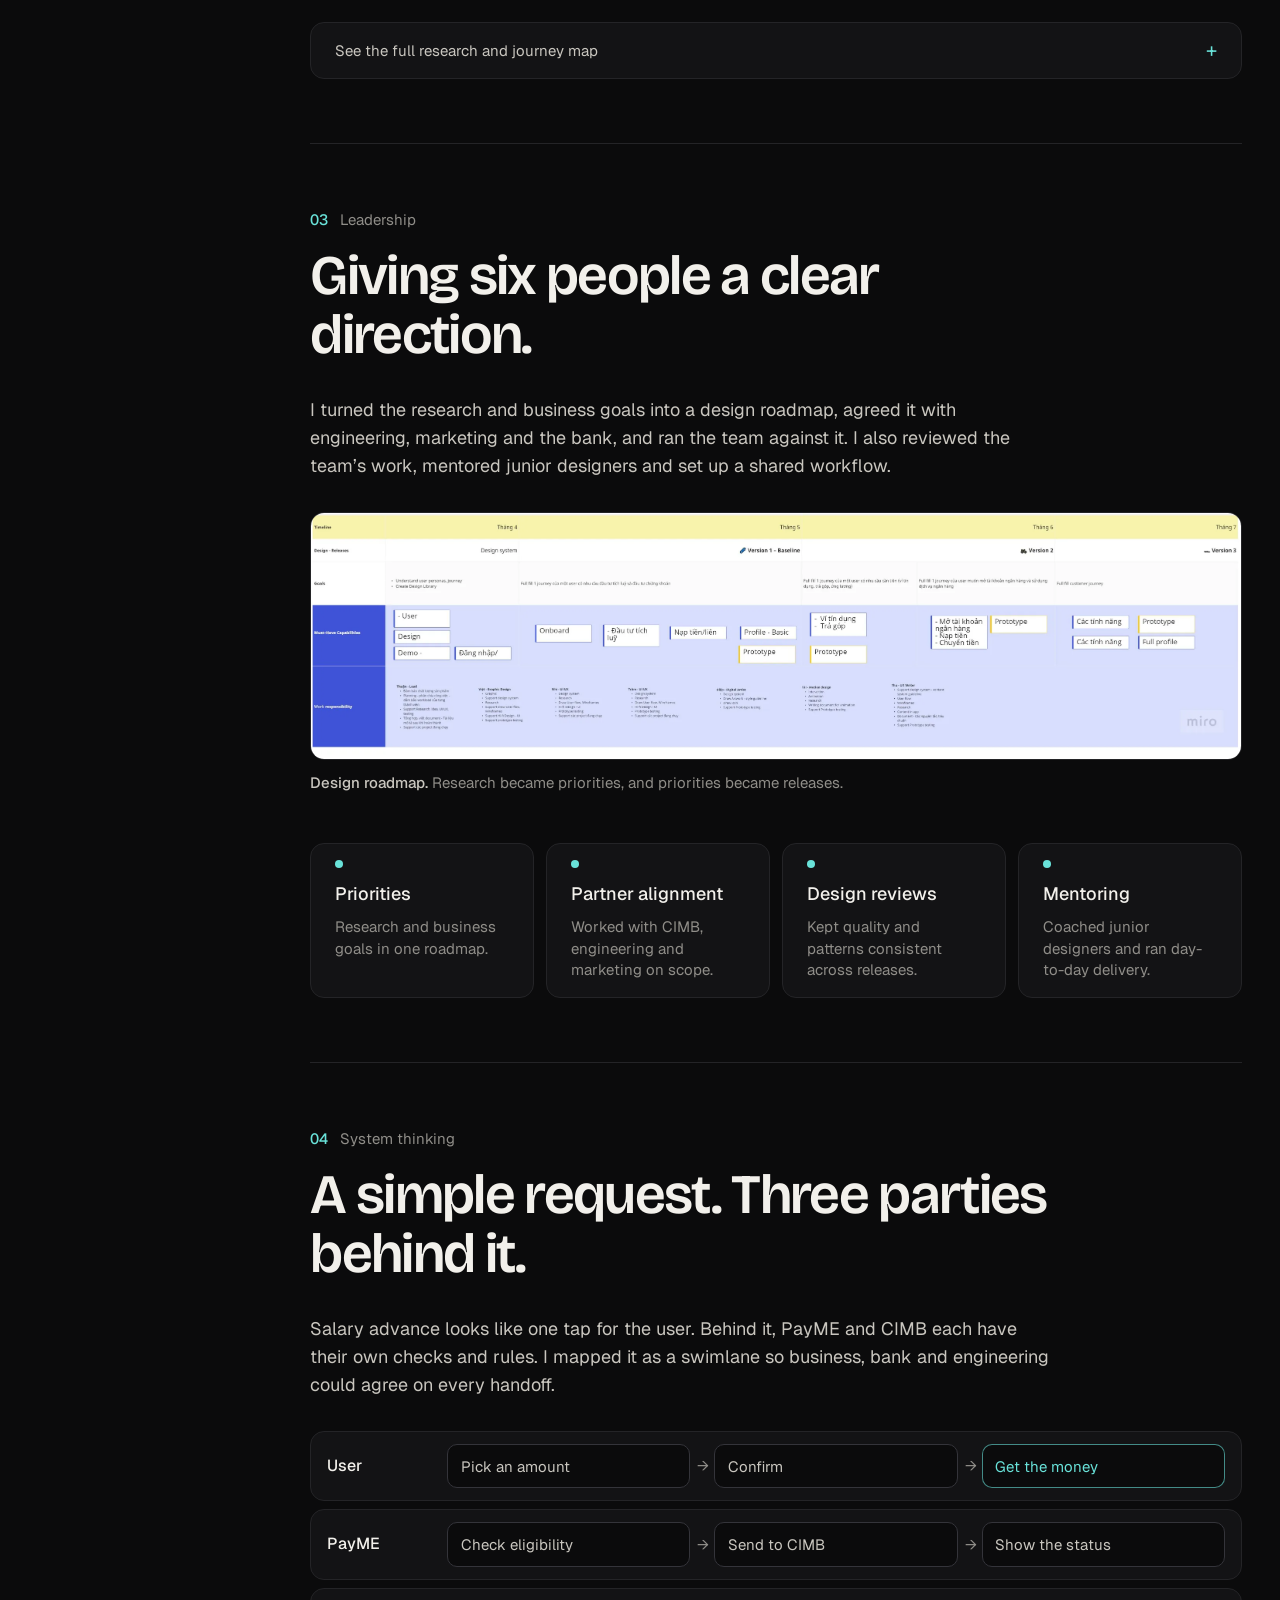
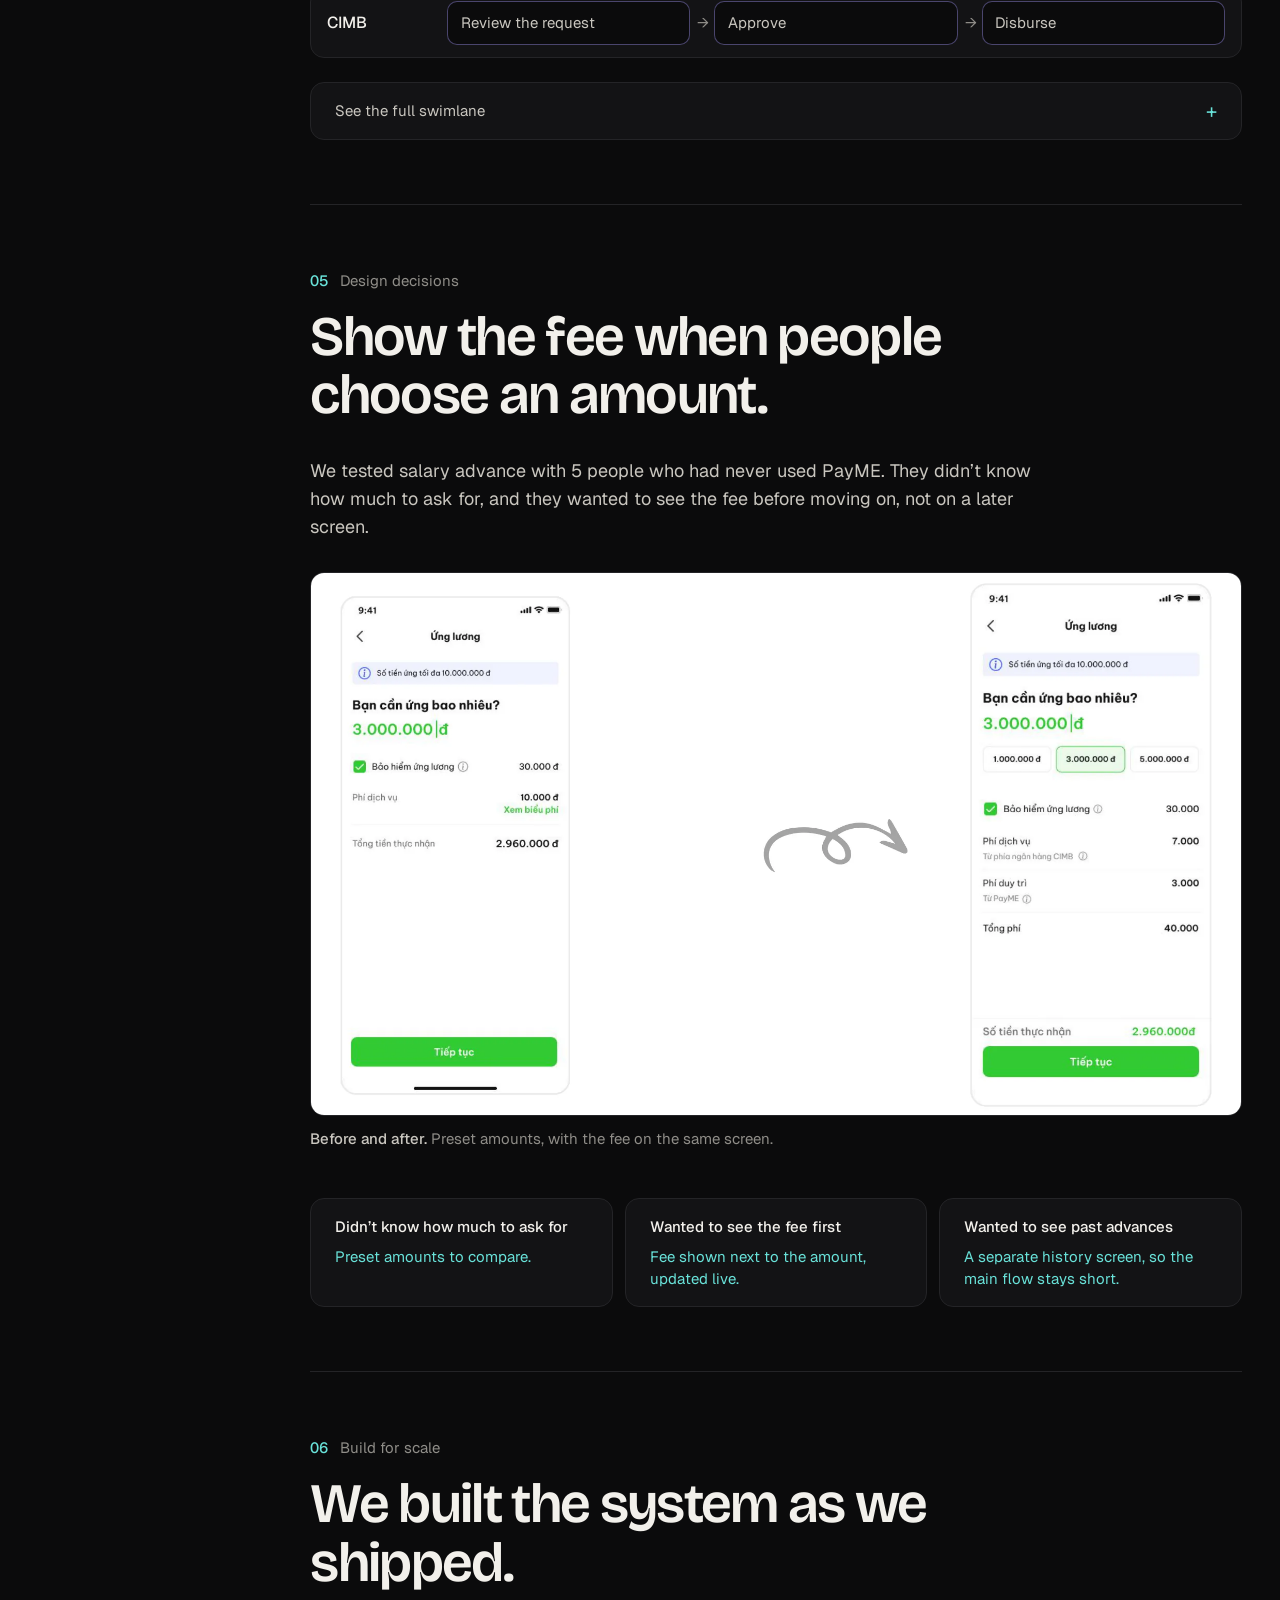
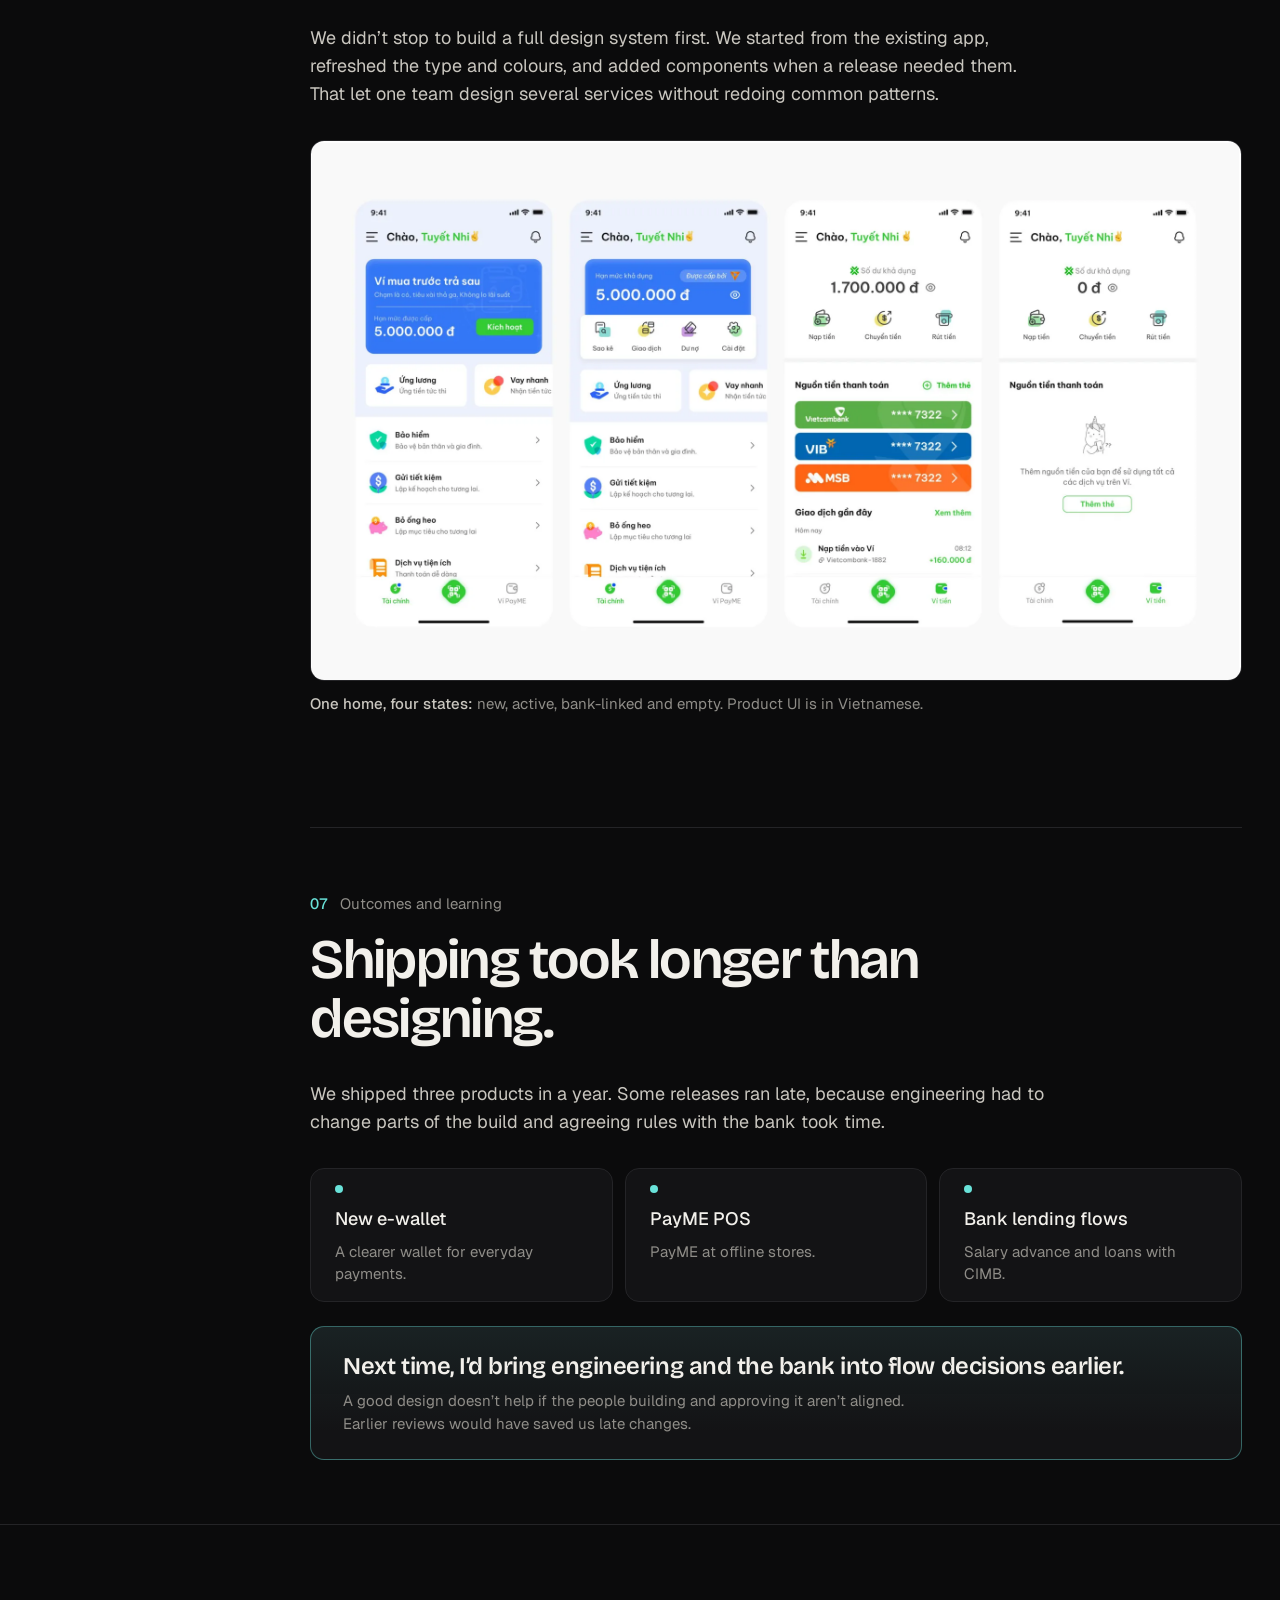
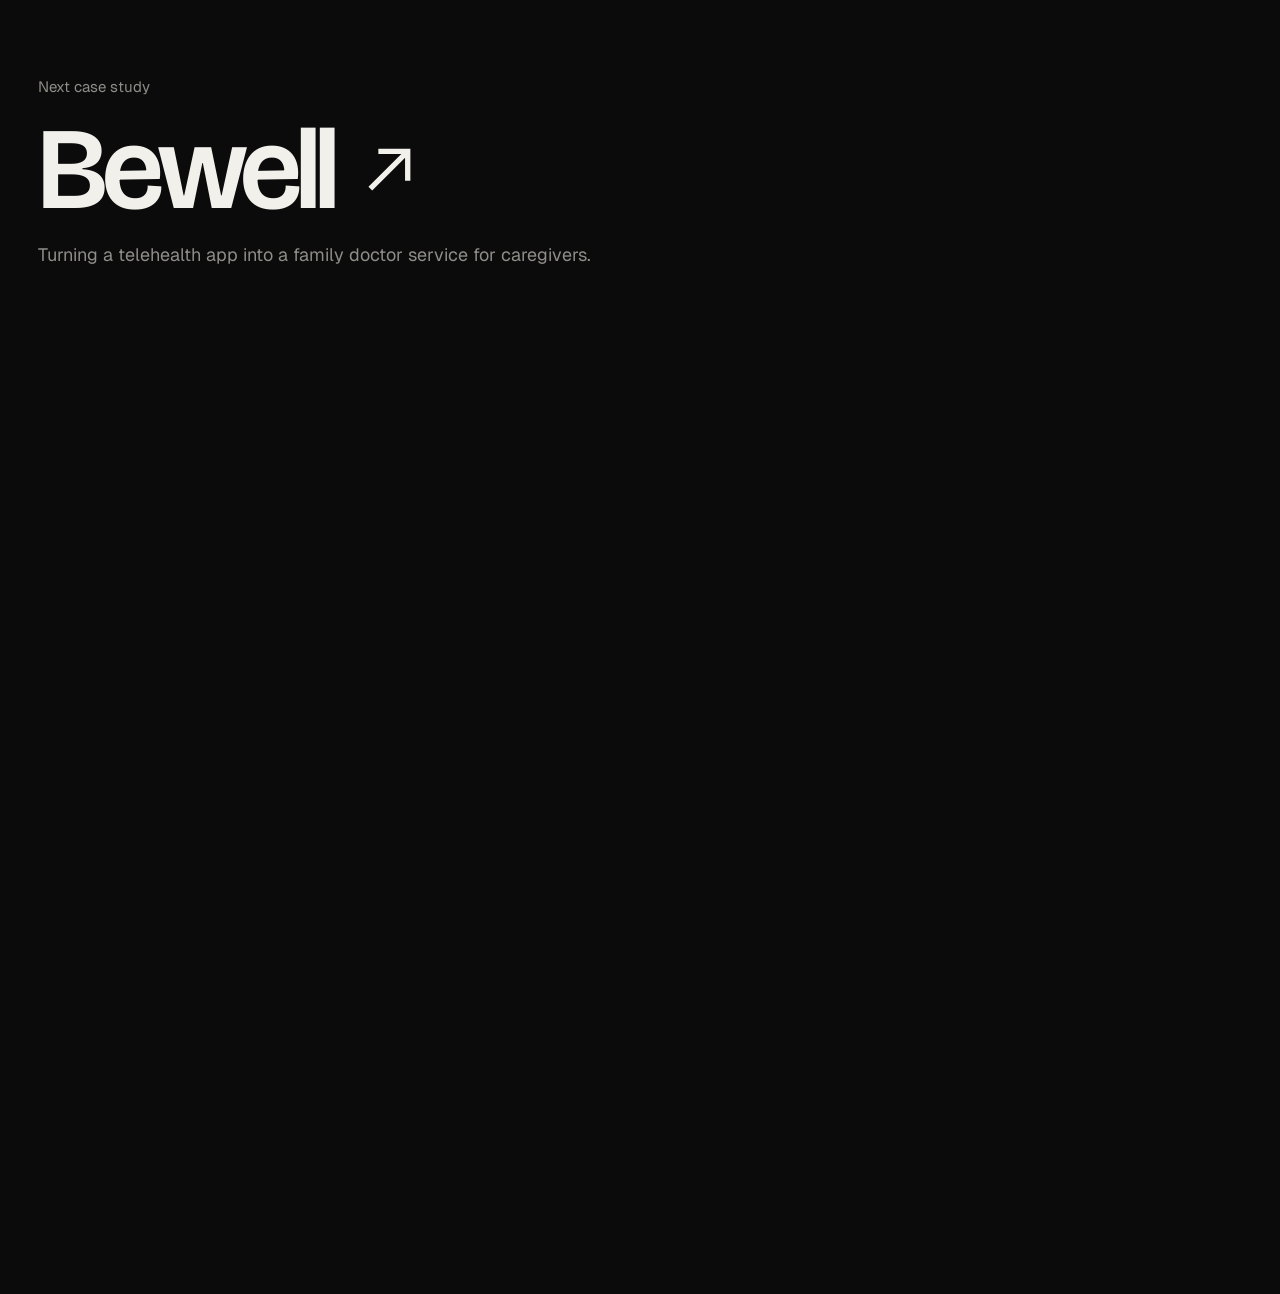
<file: work/payme.html>
<!doctype html>
<html lang="en" class="js-off">
<head>
  <meta charset="utf-8">
  <meta name="viewport" content="width=device-width, initial-scale=1, viewport-fit=cover">
  <title>PayME: Embedded finance e-wallet — Mei Nguyen</title>
  <meta name="description" content="Leading a design team of 6 to turn PayME into an embedded finance app, from trust-focused research to a salary advance flow built with CIMB bank.">
  <meta name="theme-color" content="#0b0b0c">
  <link rel="icon" href="data:image/svg+xml,<svg xmlns='http://www.w3.org/2000/svg' viewBox='0 0 64 64'><rect width='64' height='64' rx='14' fill='%230b0b0c'/><circle cx='32' cy='32' r='9' fill='%2369E2D9'/></svg>">
  <link rel="preconnect" href="https://fonts.googleapis.com">
  <link rel="preconnect" href="https://fonts.gstatic.com" crossorigin>
  <link rel="stylesheet" href="https://fonts.googleapis.com/css2?family=Bricolage+Grotesque:opsz,wght@12..96,400..700&family=Geist:wght@300..700&family=Newsreader:ital,opsz,wght@0,6..72,300..600;1,6..72,300..600&display=swap">
  <link rel="stylesheet" href="../assets/css/main.css">
  <style>
    /* PayME case: lead-focused, short sections */
    .pm-lede { font-size: var(--fs-md); color: var(--text-soft); line-height: 1.55; max-width: 62ch; }
    .chapter .pm-lede + * { margin-top: var(--s-6); }
    .pm-shift { display: grid; grid-template-columns: 1fr auto 1fr; gap: var(--s-5); align-items: center; }
    .pm-shift__col { border: 1px solid var(--line); border-radius: var(--radius); background: var(--bg-raise); padding: var(--s-5); }
    .pm-shift__col p { font-size: var(--fs-xs); color: var(--muted); margin-bottom: var(--s-3); }
    .pm-shift__col ul { list-style: none; display: grid; gap: var(--s-2); }
    .pm-shift__col li { font-size: var(--fs-sm); color: var(--text-soft); padding: .55rem .8rem; border: 1px solid var(--line); border-radius: 10px; background: var(--bg); }
    .pm-shift__col--to { border-color: rgba(105,226,217,.45); }
    .pm-shift__col--to li { border-color: rgba(105,226,217,.25); color: var(--text); }
    .pm-shift__arrow { color: var(--accent); font-size: 1.5rem; }
    .pm-stats { list-style: none; display: grid; grid-template-columns: repeat(3, minmax(0, 1fr)); gap: var(--s-3); }
    .pm-stats li { border-top: 1px solid var(--line-strong); padding-top: var(--s-4); }
    .pm-stats b { display: block; font-family: var(--font-display); font-size: var(--fs-2xl, 2.5rem); font-weight: 600; letter-spacing: -.03em; color: var(--text); line-height: 1; }
    .pm-stats span { display: block; margin-top: var(--s-2); font-size: var(--fs-sm); color: var(--muted); line-height: 1.45; max-width: 26ch; }
    .pm-quotes { display: grid; grid-template-columns: 1fr 1fr; gap: var(--s-3); margin-top: var(--s-5); }
    .pm-quotes blockquote { margin: 0; border: 1px solid var(--line); border-left: 2px solid var(--accent); border-radius: 12px; padding: var(--s-4) var(--s-5); background: var(--bg-raise); }
    .pm-quotes p { font-family: var(--font-read, var(--font-display)); font-size: var(--fs-md); line-height: 1.45; color: var(--text); }
    .pm-more { margin-top: var(--s-5); border: 1px solid var(--line); border-radius: var(--radius); background: var(--bg-raise); }
    .pm-more > summary { cursor: pointer; list-style: none; display: flex; justify-content: space-between; align-items: center; padding: var(--s-4) var(--s-5); font-size: var(--fs-sm); color: var(--text-soft); }
    .pm-more > summary::-webkit-details-marker { display: none; }
    .pm-more > summary::after { content: "+"; color: var(--accent); font-size: 1.25rem; line-height: 1; }
    .pm-more[open] > summary::after { content: "−"; }
    .pm-more > summary:focus-visible { outline: 2px solid var(--accent); outline-offset: 2px; border-radius: var(--radius); }
    .pm-more > .figure, .pm-more > .pm-list { margin: 0; padding: 0 var(--s-5) var(--s-5); }
    .pm-list { list-style: none; display: grid; gap: var(--s-2); }
    .pm-list li { font-size: var(--fs-sm); color: var(--text-soft); padding-left: 1rem; position: relative; }
    .pm-list li::before { content: ""; position: absolute; left: 0; top: .6em; width: 5px; height: 5px; border-radius: 50%; background: var(--accent); }
    .pm-cards { list-style: none; display: grid; grid-template-columns: repeat(4, minmax(0, 1fr)); gap: var(--s-3); margin-top: var(--s-5); }
    .pm-cards--3 { grid-template-columns: repeat(3, minmax(0, 1fr)); }
    .pm-cards li { border: 1px solid var(--line); border-radius: 14px; background: var(--bg-raise); padding: var(--s-4) var(--s-5); }
    .pm-cards h3 { font-size: var(--fs-md); font-weight: 500; margin-bottom: var(--s-2); }
    .pm-cards h3::before { content: ""; display: block; width: 8px; height: 8px; border-radius: 50%; background: var(--accent); margin-bottom: var(--s-3); }
    .pm-cards p { font-size: var(--fs-sm); color: var(--muted); line-height: 1.45; }
    .pm-lanes { display: grid; gap: var(--s-2); }
    .pm-lane { display: grid; grid-template-columns: 6.5rem 1fr; gap: var(--s-4); align-items: center; border: 1px solid var(--line); border-radius: 14px; background: var(--bg-raise); padding: var(--s-3) var(--s-4); }
    .pm-lane > b { font-weight: 500; color: var(--text); }
    .pm-lane ol { list-style: none; display: grid; grid-template-columns: repeat(3, minmax(0, 1fr)); gap: var(--s-5); }
    .pm-lane li { position: relative; font-size: var(--fs-sm); color: var(--text-soft); border: 1px solid var(--line-strong); border-radius: 10px; padding: .6rem .8rem; background: var(--bg); }
    .pm-lane li + li::before { content: "→"; position: absolute; left: calc(-1 * var(--s-5)); width: var(--s-5); text-align: center; top: 50%; transform: translateY(-50%); color: var(--muted); }
    .pm-lane .is-end { border-color: rgba(105,226,217,.6); color: var(--accent); }
    .pm-lane--bank li { border-color: rgba(169,155,255,.4); }
    .pm-fixes { list-style: none; display: grid; grid-template-columns: repeat(3, minmax(0, 1fr)); gap: var(--s-3); margin-top: var(--s-5); }
    .pm-fixes li { border: 1px solid var(--line); border-radius: 14px; background: var(--bg-raise); padding: var(--s-4) var(--s-5); }
    .pm-fixes b { display: block; font-weight: 500; color: var(--text); font-size: var(--fs-sm); }
    .pm-fixes span { display: block; margin-top: var(--s-2); font-size: var(--fs-sm); color: var(--accent); line-height: 1.45; }
    .pm-learn { margin-top: var(--s-5); border: 1px solid rgba(105,226,217,.4); border-radius: var(--radius); background: linear-gradient(180deg, rgba(105,226,217,.07), transparent 80%), var(--bg-raise); padding: var(--s-5) var(--s-6); }
    .pm-learn h3 { font-family: var(--font-display); font-size: var(--fs-lg); font-weight: 600; letter-spacing: -.02em; line-height: 1.25; margin-bottom: var(--s-2); }
    .pm-learn p { font-size: var(--fs-sm); color: var(--muted); line-height: 1.55; max-width: 60ch; }
    @media (max-width: 960px) {
      .pm-cards { grid-template-columns: 1fr 1fr; }
      .pm-cards--3, .pm-fixes, .pm-quotes { grid-template-columns: 1fr; }
    }
    @media (max-width: 700px) {
      .pm-shift { grid-template-columns: 1fr; }
      .pm-shift__arrow { transform: rotate(90deg); justify-self: center; }
      .pm-stats { grid-template-columns: 1fr; }
      .pm-cards { grid-template-columns: 1fr; }
      .pm-lane { grid-template-columns: 1fr; gap: var(--s-2); }
      .pm-lane ol { grid-template-columns: 1fr; gap: var(--s-4); }
      .pm-lane li + li::before { content: "↓"; left: 50%; top: calc(-1 * var(--s-4)); width: auto; transform: translateX(-50%); line-height: var(--s-4); }
    }
  </style>
  <!-- Microsoft Clarity -->
  <script type="text/javascript">
    (function(c,l,a,r,i,t,y){
        c[a]=c[a]||function(){(c[a].q=c[a].q||[]).push(arguments)};
        t=l.createElement(r);t.async=1;t.src="https://www.clarity.ms/tag/"+i;
        y=l.getElementsByTagName(r)[0];y.parentNode.insertBefore(t,y);
    })(window, document, "clarity", "script", "z0qmsnhgtd");
  </script>
</head>
<body>
  <a class="skip-link" href="#main">Skip to content</a>
  <div class="progress" aria-hidden="true"></div>

  <header class="nav" role="banner">
    <div class="wrap nav__inner">
      <a class="brand" href="/" aria-label="Mei Nguyen, home"><span class="brand__dot" aria-hidden="true"></span>Mei Nguyen</a>
      <nav aria-label="Primary">
        <ul class="nav__links" id="nav-links">
          <li><a href="/work/" aria-current="page">Work</a></li>
          <li><a href="/leadership/">Leadership</a></li>
          <li><a href="/#how">How I work</a></li>
          <li><a href="/#experience">Experience</a></li>
          <li><a href="/#contact">Contact</a></li>
          <li class="nav__mobile-only"><a href="../assets/docs/Thuan-Nguyen-Sr-Product-Designer-CV-2026-10.pdf" target="_blank" rel="noopener">Download CV <span class="sr-only">(PDF, opens in new tab)</span></a></li>
        </ul>
      </nav>
      <div class="nav__actions">
        <a class="btn btn--sm btn--ghost" href="../assets/docs/Thuan-Nguyen-Sr-Product-Designer-CV-2026-10.pdf" target="_blank" rel="noopener">Download CV <svg width="12" height="12" viewBox="0 0 12 12" aria-hidden="true"><path d="M6 1.5v7M2.8 5.5 6 8.7l3.2-3.2M2 10.5h8" fill="none" stroke="currentColor" stroke-width="1.4"/></svg><span class="sr-only">(PDF, opens in new tab)</span></a>
        <a class="btn btn--sm" href="/#contact">Let’s talk <span class="arrow" aria-hidden="true">→</span></a>
      </div>
      <button class="nav__menu-btn" aria-controls="nav-links" aria-expanded="false" aria-label="Open menu"><span></span></button>
    </div>
  </header>

  <div class="page">
  <main id="main" data-article>

    <section class="cs-hero wrap intro" aria-labelledby="cs-title">
      <a class="back fade-up" style="--d:.1s" href="/work/"><svg width="14" height="14" viewBox="0 0 14 14" aria-hidden="true"><path d="M12 7H2M6 3 2 7l4 4" fill="none" stroke="currentColor" stroke-width="1.4"/></svg>All work</a>
      <p class="cs-kicker fade-up" style="--d:.15s">Case study 05 · PayME · Fintech</p>
      <h1 class="cs-title" id="cs-title">
        <span class="line" style="display:block;overflow:hidden;padding-bottom:.12em;margin-bottom:-.12em"><span style="--i:0;display:inline-block">Finance for people</span></span>
        <span class="line" style="display:block;overflow:hidden;padding-bottom:.12em;margin-bottom:-.12em"><span style="--i:1;display:inline-block" class="muted">who don’t trust apps with money.</span></span>
      </h1>
      <p class="cs-sub fade-up" style="--d:.5s">I led <span class="kw is-in">a team of six</span> while PayME grew from a payment wallet into salary advance, loans, savings and insurance, built with bank partners.</p>

      <dl class="cs-meta fade-up" style="--d:.65s">
        <div><dt>Role</dt><dd>Lead Product Designer</dd></div>
        <div><dt>Company</dt><dd>PayME Technology Corp</dd></div>
        <div><dt>Timeline</dt><dd>Apr 2022 to Apr 2023</dd></div>
        <div><dt>Team</dt><dd>6 people: UI/UX designers and a UX writer</dd></div>
      </dl>

      <figure class="cs-cover cs-cover--banner fade-up" style="--d:.8s">
        <img src="../assets/img/payme/banner.webp" width="1509" height="954" alt="PayME embedded finance application, version 2.0. A hand holds a phone showing the finance home with buy first pay later, salary advance, quick loan, insurance and savings. Tools: Figma, Miro, Useberry. My role: Lead Product Design.">
      </figure>
    </section>

    <section class="wrap" aria-label="At a glance">
      <div class="metrics reveal" data-observe>
        <div class="metric"><div class="metric__num"><span data-count="6">0</span></div><p class="metric__label">people on the design team I led</p></div>
        <div class="metric"><div class="metric__num"><span data-count="3">0</span></div><p class="metric__label">products shipped in one year</p></div>
        <div class="metric"><div class="metric__num"><span data-count="3">0</span></div><p class="metric__label">parties in the salary advance flow</p></div>
        <div class="metric"><div class="metric__num"><span data-count="3">0</span></div><p class="metric__label">usability problems fixed before release</p></div>
      </div>
    </section>

    <div class="wrap cs-layout" style="margin-top:var(--s-9)">
      <nav class="toc" aria-label="On this page">
        <p>On this page</p>
        <ol>
          <li><a href="#business">Business</a></li>
          <li><a href="#research">Research</a></li>
          <li><a href="#leadership">Leadership</a></li>
          <li><a href="#system">System thinking</a></li>
          <li><a href="#decisions">Design decisions</a></li>
          <li><a href="#scale">Build for scale</a></li>
          <li><a href="#outcomes">Outcomes</a></li>
        </ol>
      </nav>

      <article>
        <section class="chapter" id="business">
          <p class="chapter__label"><b>01</b>Business</p>
          <h2 class="chapter__title">PayME wanted to do more than payments.</h2>
          <p class="pm-lede reveal">People used PayME to pay at stores, and that was it. The company saw a bigger chance: lending, savings and insurance, in the same app people already used.</p>
          <div class="pm-shift reveal" aria-label="From a payment wallet to a financial platform">
            <div class="pm-shift__col"><p>From a payment wallet</p><ul><li>Pay at stores</li><li>Bill payments</li><li>Money transfer</li><li>Top up</li></ul></div>
            <span class="pm-shift__arrow" aria-hidden="true">→</span>
            <div class="pm-shift__col pm-shift__col--to"><p>To a financial platform</p><ul><li>Payments</li><li>Salary advance</li><li>Savings</li><li>Consumer loans</li><li>Insurance</li></ul></div>
          </div>
        </section>

        <section class="chapter" id="research">
          <p class="chapter__label"><b>02</b>Research</p>
          <h2 class="chapter__title">People wanted the services. Trust was the problem.</h2>
          <p class="pm-lede reveal">We talked to 10 active PayME users, aged 18 to 35. They liked the idea of loans and an earlier payday. What held them back was trust, a hard sign-up, and costs they couldn’t see.</p>
          <ul class="pm-stats reveal">
            <li><b>10/10</b><span>were afraid of losing money to an app or a scam</span></li>
            <li><b>9/10</b><span>found eKYC sign-up hard, with long waits</span></li>
            <li><b>7/10</b><span>ran out of salary by mid-month</span></li>
          </ul>
          <div class="pm-quotes reveal">
            <blockquote><p>“I’m a taxi driver with a low income. I want to get paid in advance every mid-month to cover my family’s living expenses.”</p></blockquote>
            <blockquote><p>“I want to borrow less than 10 million VND to open a small business, but the bank’s procedures are complicated.”</p></blockquote>
          </div>
          <details class="pm-more">
            <summary>See the full research and journey map</summary>
            <ul class="pm-list">
              <li>10/10 felt there were no promotions worth using.</li>
              <li>9/10 wanted quick loans but feared complex steps and unclear interest.</li>
              <li>9/10 found nothing else to explore in the app.</li>
              <li>7/10 prefer installments for big purchases.</li>
              <li>6/10 had trouble linking banks and wallets.</li>
            </ul>
            <figure class="figure"><div class="figure__frame"><img class="zoomable" src="../assets/img/payme/journey.webp" width="2401" height="2549" loading="lazy" alt="PayME user journey map across awareness, consideration, decision, use, explore and loyalty, with thoughts, actions, touchpoints, feelings, opportunities and teams involved."></div><figcaption><b>Journey map.</b> Feelings dip at decision and first use, where trust matters most.</figcaption></figure>
          </details>
        </section>

        <section class="chapter" id="leadership">
          <p class="chapter__label"><b>03</b>Leadership</p>
          <h2 class="chapter__title">Giving six people a clear direction.</h2>
          <p class="pm-lede reveal">I turned the research and business goals into a design roadmap, agreed it with engineering, marketing and the bank, and ran the team against it. I also reviewed the team’s work, mentored junior designers and set up a shared workflow.</p>
          <figure class="figure reveal">
            <div class="figure__frame"><img class="zoomable" src="../assets/img/payme/roadmap.webp" width="2401" height="637" loading="lazy" alt="Product roadmap in Miro showing design system, onboarding, investment, top-up and profile work across releases."></div>
            <figcaption><b>Design roadmap.</b> Research became priorities, and priorities became releases.</figcaption>
          </figure>
          <ul class="pm-cards reveal">
            <li><h3>Priorities</h3><p>Research and business goals in one roadmap.</p></li>
            <li><h3>Partner alignment</h3><p>Worked with CIMB, engineering and marketing on scope.</p></li>
            <li><h3>Design reviews</h3><p>Kept quality and patterns consistent across releases.</p></li>
            <li><h3>Mentoring</h3><p>Coached junior designers and ran day-to-day delivery.</p></li>
          </ul>
        </section>

        <section class="chapter" id="system">
          <p class="chapter__label"><b>04</b>System thinking</p>
          <h2 class="chapter__title">A simple request. Three parties behind it.</h2>
          <p class="pm-lede reveal">Salary advance looks like one tap for the user. Behind it, PayME and CIMB each have their own checks and rules. I mapped it as a swimlane so business, bank and engineering could agree on every handoff.</p>
          <div class="pm-lanes reveal" role="img" aria-label="Salary advance swimlane. User requests an amount and confirms. PayME checks eligibility, sends the request to CIMB and shows the status. CIMB approves and disburses the money.">
            <div class="pm-lane"><b>User</b><ol><li>Pick an amount</li><li>Confirm</li><li class="is-end">Get the money</li></ol></div>
            <div class="pm-lane"><b>PayME</b><ol><li>Check eligibility</li><li>Send to CIMB</li><li>Show the status</li></ol></div>
            <div class="pm-lane pm-lane--bank"><b>CIMB</b><ol><li>Review the request</li><li>Approve</li><li>Disburse</li></ol></div>
          </div>
          <details class="pm-more">
            <summary>See the full swimlane</summary>
            <figure class="figure"><div class="figure__frame"><img class="zoomable" src="../assets/img/payme/userflow.webp" width="2401" height="1236" loading="lazy" alt="Swimlane user flow for salary advance across three lanes: user, PayME and CIMB bank."></div><figcaption><b>Salary advance flow</b> across user, PayME and CIMB.</figcaption></figure>
          </details>
        </section>

        <section class="chapter" id="decisions">
          <p class="chapter__label"><b>05</b>Design decisions</p>
          <h2 class="chapter__title">Show the fee when people choose an amount.</h2>
          <p class="pm-lede reveal">We tested salary advance with 5 people who had never used PayME. They didn’t know how much to ask for, and they wanted to see the fee before moving on, not on a later screen.</p>
          <figure class="figure reveal">
            <div class="figure__frame"><img class="zoomable" src="../assets/img/payme/finding-1-2.webp" width="1801" height="1049" loading="lazy" alt="Before and after of the amount screen. After adds three preset amounts and a fee breakdown on the same screen."></div>
            <figcaption><b>Before and after.</b> Preset amounts, with the fee on the same screen.</figcaption>
          </figure>
          <ul class="pm-fixes reveal">
            <li><b>Didn’t know how much to ask for</b><span>Preset amounts to compare.</span></li>
            <li><b>Wanted to see the fee first</b><span>Fee shown next to the amount, updated live.</span></li>
            <li><b>Wanted to see past advances</b><span>A separate history screen, so the main flow stays short.</span></li>
          </ul>
        </section>

        <section class="chapter" id="scale">
          <p class="chapter__label"><b>06</b>Build for scale</p>
          <h2 class="chapter__title">We built the system as we shipped.</h2>
          <p class="pm-lede reveal">We didn’t stop to build a full design system first. We started from the existing app, refreshed the type and colours, and added components when a release needed them. That let one team design several services without redoing common patterns.</p>
          <figure class="figure reveal">
            <div class="figure__frame"><img src="../assets/img/payme/home-screens.webp" width="2000" height="1160" loading="lazy" alt="Four home screen variants: buy now pay later offer, active balance, linked bank accounts, and an empty state."></div>
            <figcaption><b>One home, four states:</b> new, active, bank-linked and empty. Product UI is in Vietnamese.</figcaption>
          </figure>
        </section>

        <section class="chapter" id="outcomes">
          <p class="chapter__label"><b>07</b>Outcomes and learning</p>
          <h2 class="chapter__title">Shipping took longer than designing.</h2>
          <p class="pm-lede reveal">We shipped three products in a year. Some releases ran late, because engineering had to change parts of the build and agreeing rules with the bank took time.</p>
          <ul class="pm-cards pm-cards--3 reveal">
            <li><h3>New e-wallet</h3><p>A clearer wallet for everyday payments.</p></li>
            <li><h3>PayME POS</h3><p>PayME at offline stores.</p></li>
            <li><h3>Bank lending flows</h3><p>Salary advance and loans with CIMB.</p></li>
          </ul>
          <div class="pm-learn reveal">
            <h3>Next time, I’d bring engineering and the bank into flow decisions earlier.</h3>
            <p>A good design doesn’t help if the people building and approving it aren’t aligned. Earlier reviews would have saved us late changes.</p>
          </div>
        </section>
      </article>
    </div>

    <a class="next wrap" href="bewell.html">
      <p class="next__k">Next case study</p>
      <p class="next__t">Bewell <svg viewBox="0 0 24 24" aria-hidden="true"><path d="M5 19 19 5M8 5h11v11" fill="none" stroke="currentColor" stroke-width="2"/></svg></p>
      <p class="next__d">Turning a telehealth app into a family doctor service for caregivers.</p>
    </a>

  </main>
  </div>

  <footer class="footer" aria-labelledby="footer-title">
    <h2 id="footer-title" class="sr-only">Footer</h2>
    <div class="wrap">
      <div class="footer__top">
        <div><h2>Navigate</h2><ul><li><a href="/work/">Work</a></li><li><a href="/leadership/">Leadership</a></li><li><a href="/#how">How I work</a></li><li><a href="/#experience">Experience</a></li></ul></div>
        <div><h2>Case studies</h2><ul><li><a href="research-os.html">Research OS</a></li><li><a href="trueprofit.html">TrueProfit</a></li><li><a href="vieclam24h.html">Vieclam24h</a></li><li><a href="usage-billing-visibility.html">Usage &amp; Billing visibility</a></li><li><a href="payme.html" aria-current="page">PayME</a></li><li><a href="self-service-revenue.html">Self-service revenue</a></li><li><a href="admin-center-blueprint.html">Admin Center Blueprint</a></li><li><a href="virtual-teammates.html">Virtual Teammates</a></li><li><a href="bewell.html">Bewell</a></li></ul></div>
        <div><h2>Connect</h2><ul><li><a href="mailto:bichthuan.des@gmail.com">Email</a></li><li><a href="https://www.linkedin.com/in/thuan-nguyen-prd" target="_blank" rel="noopener">LinkedIn</a></li><li><a href="../assets/docs/Thuan-Nguyen-Sr-Product-Designer-CV-2026-10.pdf" target="_blank" rel="noopener">CV (PDF)</a></li></ul></div>
        <div><h2>Local time</h2><p data-clock>Ho Chi Minh City</p></div>
      </div>
      <div class="footer__mark-wrap" aria-hidden="true">
        <div class="footer__mark"><span>M</span><span>e</span><span>i</span><span>&nbsp;</span><span>N</span><span>g</span><span>u</span><span>y</span><span>e</span><span>n</span></div>
      </div>
      <div class="footer__bottom">
        <span>© 2026 Thuan (Mei) Nguyen. Designed and coded with AI.</span>
        <a href="#main" data-top>Back to top ↑</a>
      </div>
    </div>
  </footer>

  <div class="toast" role="status" aria-live="polite"></div>
  <script src="../assets/js/main.js" defer></script>
</body>
</html>
</file>
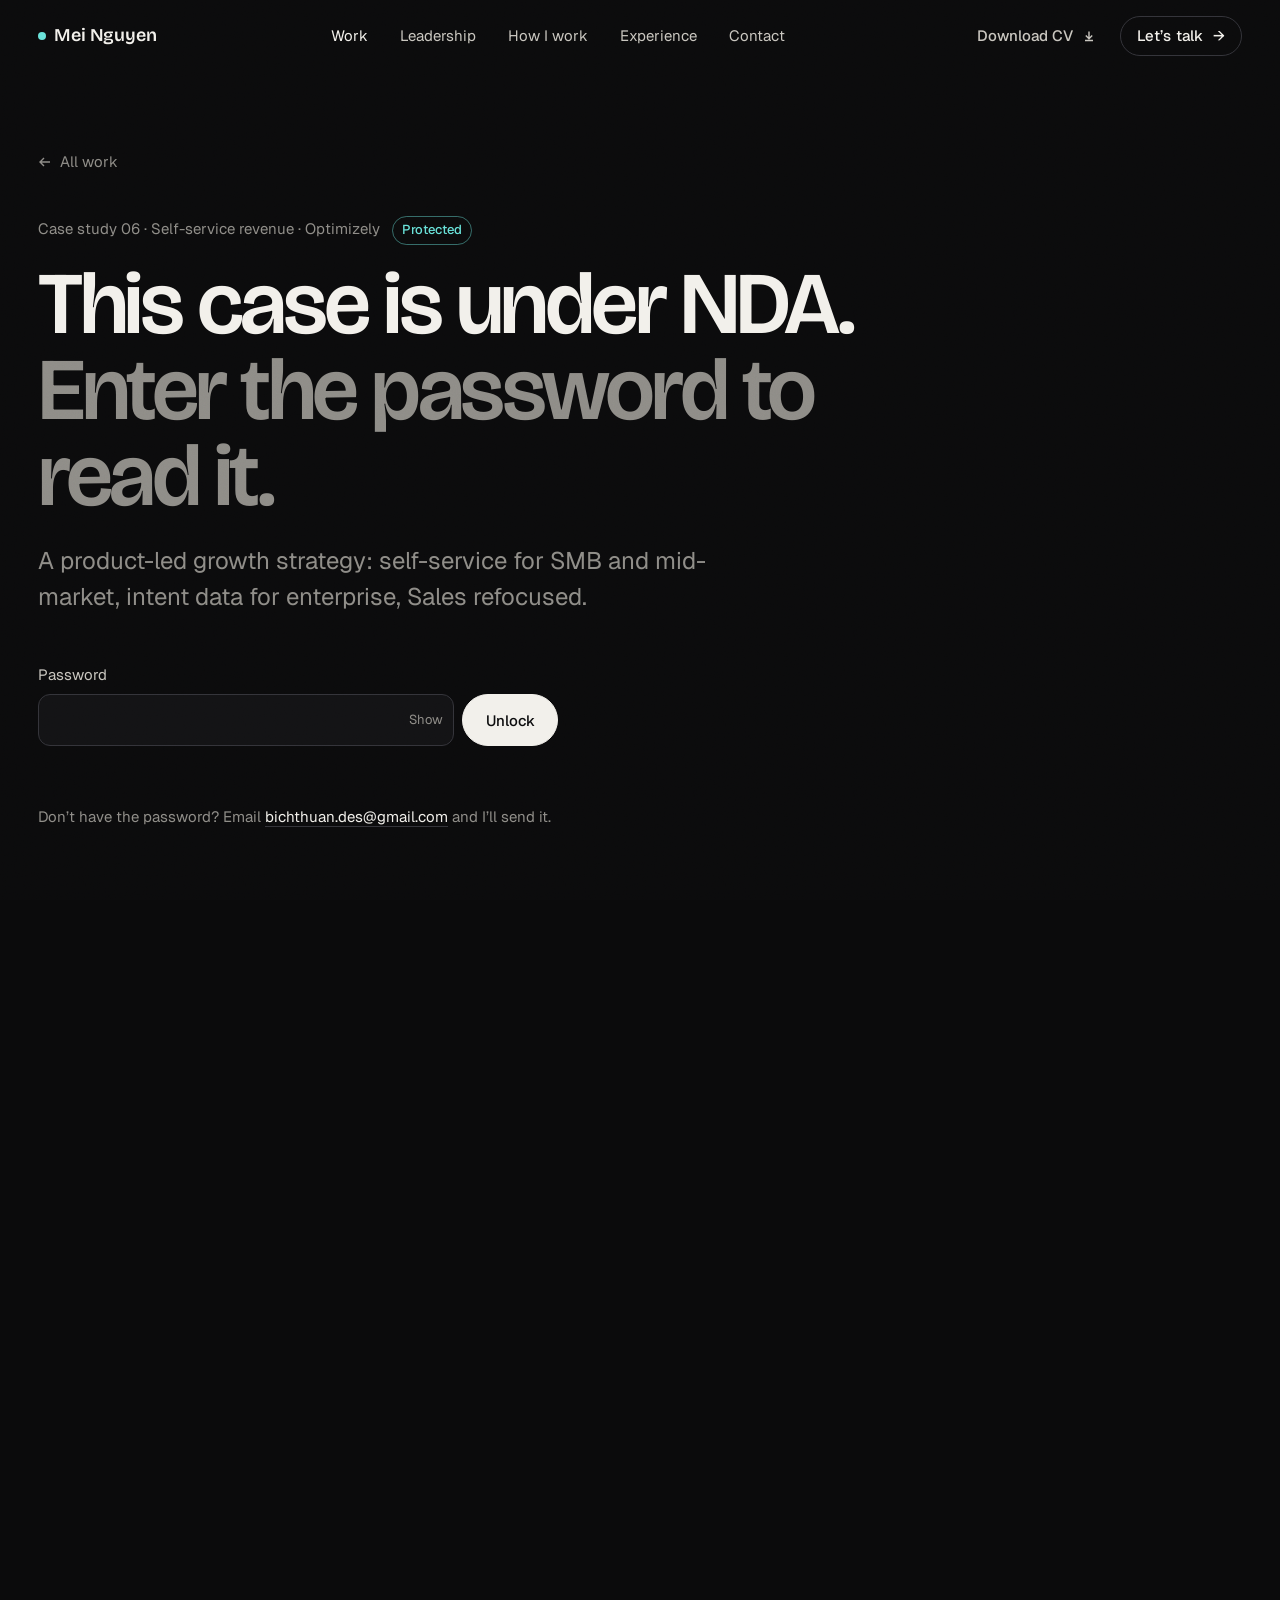
<file: work/self-service-revenue.html>
<!doctype html>
<html lang="en" class="js-off">
<head>
  <meta charset="utf-8">
  <meta name="viewport" content="width=device-width, initial-scale=1, viewport-fit=cover">
  <title>Self-service revenue: a product-led growth strategy — Mei Nguyen</title>
  <meta name="description" content="A password-protected case study about a phased path from Sales-gated upgrades to self-service. Under NDA.">
  <meta name="robots" content="noindex">
  <meta name="theme-color" content="#0b0b0c">
  <link rel="icon" href="data:image/svg+xml,<svg xmlns='http://www.w3.org/2000/svg' viewBox='0 0 64 64'><rect width='64' height='64' rx='14' fill='%230b0b0c'/><circle cx='32' cy='32' r='9' fill='%2369E2D9'/></svg>">
  <link rel="preconnect" href="https://fonts.googleapis.com">
  <link rel="preconnect" href="https://fonts.gstatic.com" crossorigin>
  <link rel="stylesheet" href="https://fonts.googleapis.com/css2?family=Bricolage+Grotesque:opsz,wght@12..96,400..700&family=Geist:wght@300..700&family=Newsreader:ital,opsz,wght@0,6..72,300..600;1,6..72,300..600&display=swap">
  <link rel="stylesheet" href="../assets/css/main.css">
  <link rel="stylesheet" href="../assets/css/cases.css">
  <!-- Microsoft Clarity -->
  <script type="text/javascript">
    (function(c,l,a,r,i,t,y){
        c[a]=c[a]||function(){(c[a].q=c[a].q||[]).push(arguments)};
        t=l.createElement(r);t.async=1;t.src="https://www.clarity.ms/tag/"+i;
        y=l.getElementsByTagName(r)[0];y.parentNode.insertBefore(t,y);
    })(window, document, "clarity", "script", "z0qmsnhgtd");
  </script>
</head>
<body>
  <a class="skip-link" href="#main">Skip to content</a>
  <div class="progress" aria-hidden="true"></div>

  <header class="nav" role="banner">
    <div class="wrap nav__inner">
      <a class="brand" href="/" aria-label="Mei Nguyen, home"><span class="brand__dot" aria-hidden="true"></span>Mei Nguyen</a>
      <nav aria-label="Primary">
        <ul class="nav__links" id="nav-links">
          <li><a href="/work/" aria-current="page">Work</a></li>
          <li><a href="/leadership/">Leadership</a></li>
          <li><a href="/#how">How I work</a></li>
          <li><a href="/#experience">Experience</a></li>
          <li><a href="/#contact">Contact</a></li>
          <li class="nav__mobile-only"><a href="../assets/docs/Thuan-Nguyen-Sr-Product-Designer-CV-2026-10.pdf" target="_blank" rel="noopener">Download CV <span class="sr-only">(PDF, opens in new tab)</span></a></li>
        </ul>
      </nav>
      <div class="nav__actions">
        <a class="btn btn--sm btn--ghost" href="../assets/docs/Thuan-Nguyen-Sr-Product-Designer-CV-2026-10.pdf" target="_blank" rel="noopener">Download CV <svg width="12" height="12" viewBox="0 0 12 12" aria-hidden="true"><path d="M6 1.5v7M2.8 5.5 6 8.7l3.2-3.2M2 10.5h8" fill="none" stroke="currentColor" stroke-width="1.4"/></svg><span class="sr-only">(PDF, opens in new tab)</span></a>
        <a class="btn btn--sm" href="/#contact">Let’s talk <span class="arrow" aria-hidden="true">→</span></a>
      </div>
      <button class="nav__menu-btn" aria-controls="nav-links" aria-expanded="false" aria-label="Open menu"><span></span></button>
    </div>
  </header>

  <div class="page">
  <main id="main" data-article data-protected>
    <section class="gate wrap" aria-labelledby="gate-title">
      <a class="back" href="/work/"><svg width="14" height="14" viewBox="0 0 14 14" aria-hidden="true"><path d="M12 7H2M6 3 2 7l4 4" fill="none" stroke="currentColor" stroke-width="1.4"/></svg>All work</a>
      <p class="cs-kicker">Case study 06 · Self-service revenue · Optimizely <span class="lock-tag" style="transform:none">Protected</span></p>
      <h1 class="gate__title" id="gate-title">This case is under NDA. <span class="muted">Enter the password to read it.</span></h1>
      <p class="gate__lead">A product-led growth strategy: self-service for SMB and mid-market, intent data for enterprise, Sales refocused.</p>
      <form class="gate__form" id="gate-form" novalidate>
        <label for="gate-password">Password</label>
        <div class="gate__row">
          <div class="gate__field">
            <input class="gate__input" id="gate-password" name="password" type="password" autocomplete="off" autocapitalize="off" spellcheck="false" required aria-describedby="gate-error gate-note">
            <button class="gate__toggle" id="gate-toggle" type="button" aria-pressed="false" aria-label="Show password">Show</button>
          </div>
          <button class="btn btn--primary gate__btn" id="gate-submit" type="submit">Unlock</button>
        </div>
        <p class="gate__error" id="gate-error" role="alert"></p>
      </form>
      <p class="gate__note" id="gate-note">Don’t have the password? Email <a href="mailto:bichthuan.des@gmail.com?subject=Self-service%20revenue%20case%20study%20access">bichthuan.des@gmail.com</a> and I’ll send it.</p>
    </section>
  </main>
  </div>

  <footer class="footer" aria-labelledby="footer-title">
    <h2 id="footer-title" class="sr-only">Footer</h2>
    <div class="wrap">
      <div class="footer__top">
        <div><h2>Navigate</h2><ul><li><a href="/work/">Work</a></li><li><a href="/leadership/">Leadership</a></li><li><a href="/#how">How I work</a></li><li><a href="/#experience">Experience</a></li></ul></div>
        <div><h2>Case studies</h2><ul><li><a href="research-os.html">Research OS</a></li><li><a href="trueprofit.html">TrueProfit</a></li><li><a href="vieclam24h.html">Vieclam24h</a></li><li><a href="usage-billing-visibility.html">Usage &amp; Billing visibility</a></li><li><a href="payme.html">PayME</a></li><li><a href="self-service-revenue.html" aria-current="page">Self-service revenue</a></li><li><a href="admin-center-blueprint.html">Admin Center Blueprint</a></li><li><a href="virtual-teammates.html">Virtual Teammates</a></li><li><a href="bewell.html">Bewell</a></li></ul></div>
        <div><h2>Connect</h2><ul><li><a href="mailto:bichthuan.des@gmail.com">Email</a></li><li><a href="https://www.linkedin.com/in/thuan-nguyen-prd" target="_blank" rel="noopener">LinkedIn</a></li><li><a href="../assets/docs/Thuan-Nguyen-Sr-Product-Designer-CV-2026-10.pdf" target="_blank" rel="noopener">CV (PDF)</a></li></ul></div>
        <div><h2>Local time</h2><p data-clock>Ho Chi Minh City</p></div>
      </div>
      <div class="footer__mark-wrap" aria-hidden="true">
        <div class="footer__mark"><span>M</span><span>e</span><span>i</span><span>&nbsp;</span><span>N</span><span>g</span><span>u</span><span>y</span><span>e</span><span>n</span></div>
      </div>
      <div class="footer__bottom">
        <span>© 2026 Thuan (Mei) Nguyen. Designed and coded with AI.</span>
        <a href="#main" data-top>Back to top ↑</a>
      </div>
    </div>
  </footer>

  <div class="toast" role="status" aria-live="polite"></div>
  <script type="application/json" id="protected-payload">{"v": 1, "iter": 600000, "salt": "YkogfCLizQETnNdmOgtQsg==", "iv": "IfkYH7jwrLAGUO71", "ct": "R5LU+CW7iXUzr3PQf0qmN26iawxrEgFOSoM28JGxTNmdLL5EiBS3Qh6ZWn5aRDYbdUrweCD4JEHxx4Nl/hl2kTnX1J6yhkgMtNSUI9yk5qYk1MKuNznvXQMpLRlnSVu8Zh4Rnk9HvbNZQhVLLOxAMhPy5tpcBuaLB4/acwRpY+5cb1KDx/[base64]/fGJa7rC32xAM8ZSC6hM5b3EJ+9nZ6/WQRmC8vA2pxfICfhnw7V6+kLXDJkxxR53kFvFkA4Y5NCD6IZikjCdas4ro6CAYEFOhnJSX8Bm6kAIk+Cw/T2lauReeQo6icezIgWrLUB/GDNuQs4I8yKVXIOzLqNsbi438bvH814iYnsNNlEPzTBlv6sVyCNTRyCWi7WSymgjnG9I4wVhFSZenCNAM0j0LdtipytqJsv9Al4pHzyTH3U/w7XaRR3R3vEzkjl/n1jegY7q9sjNx2XJsO4t9t7aKp7IhbdU3UFv+kM+Ei7jnBnhWMsyEnfjiMYMb17aKiJGxAsRnNCLDh5pFbbzMS3KRdkkx8jmgVDkrjCM1lo2EDHZ5HhO2HE43gdsHMn1tuP3eXhA+L2Mn+UnO6xvQt9bc+TyhQG9xyTF+2kNvwevHIWbj2TDoJ/WDUm7pndMy9Yew650k2VJmF/IVrl5Hw0WxQieifenf9Sn+NbvYhDzBulddtKACYTZsBspv4mqRjgYdADHMU1eUUTWpaxb8rCAS7W6kmFe+MM8d2JxYx032Csw10fB/bYmfXW6lJieWKu9Mf/QG1Y/KWJbhn2YrDvQCrRd9vIg273Z9OS9ZvoR+n/LadDUdtlU/FvpLDv6ztRSDR5iis+EZGjeRRO0LfboybD0wUrjFV9zuKcKMG4bNiS7+MDkgpFcIPvhbljTSWkB7m7T9V9MFOZodypbfKPkcCz0Ei0U94kt+XWHu3U4dVCm0mLMxS2SUxbQU0OafPStDc+dJwkxDeHo+Z6CUqFZqGp0PUmLLfXPNzg/N4AZo+kiW0/tAuC5PzKJRHRcIOWXqqxsfkOuHX80fb64Rcl2XYQ03TAL/yNaCgWC1OAXoI1jTFGelxEPK82tbRYQ2kWVcXLMeyiGRinUCqtpCahsRzlCVT8vD8SSfL0RNqUhwKbsk7rKvF+fCHN/[base64]//ewmRNQm6pomEHlh4efkbeekbEO7Igz4R+N3O1cn/[base64]/XbGQEUOVoOin8Gr77Xiv8EdEdOlx/CbhKBrG9/sb5Ylp7p53QsY/AWRRHX+pThnh7eZHd+E3D8LmcbeCtJuej2QdCRSUdj9nGO7xqd3Qo1e2rTbPq9ckuHfDeKmf37Uj6Q8CToZqriuFmFeb3SRhoiuKn1bZ3dobq+aiGHfZIamNIZJueiRLVjAygVRQQ9OlSvauXg+mEdYGyn+7B0Ho/q3vQ6+xrvuzpHmbB+db9ZPitXcCDRAbYWju5t2b4nnT7vPRvee0PHxRlfvRoA823HXQBYItpAFElImr/rOeySS7R8xgMuy8Qy/TnD3fPa+VIHUrMrvYAfLYDlJd4PjT1p7Fv1rO8N/nRn8MH9fXy5jNggFgZsvnQs1cfR7bGf3QtjthvUQdzU8lutrglaXzjvDaPTO01J7usk7AA1dn6Xrzx4PLVUyG/FcGsYb2NtohyS6+bucVqO7FbGIyv0vav4oN/eb7+/OGeMsZyq664Ym1qaBUpJnqZhTxKJzLrT22tCwOKPX7BjdeB07k9mCfphZWu3ywrHBgWHjgNNWZo69eAlT7ad7/wPtrkIj/U/yOAUtqyHKJO7YkY73iY0WyLdrXqCZwlDyyk6VxZnbaKaS0FfgJXvPK3gla7pkCjYBLEmsFbq3OXiCtdTzPKmRqSa8Q+ftUiiGw2ucx0aizZLVJmtZMzcY2hmMNfryBIrjDD3MBzf2RkuskMB86vGQUp10SQFwvQvGz0ha6cDm0ANUmuRgkWgl6Hf9NP6sMPr/534o+gPOwXdk/Yc4EHUvGzzpelcatSr6a9NJlYO9aYO/Liojqxi3EXJRBUGKCRthlL8HujF5Ll/I9LNsUr9fNCan4/+UqHUaxgRA/[base64]/[base64]/dy7N4LZaUn4HSdQRmcPxMc9YYbUJ1gGKIbwbOea7rfQaIkpwCur7XXywVuFncDH1G70eiwrRnsUOcyFctr6UVVLEWgb8ImBkdIq/nGvFT41J8eGHMcyLk0FZ5PgGg4K58vwe9LF+BhEVzVv8+XCot11nPvmhVXdTqsL4BT+NpdV1PzAQ3YWieJP8I9YqeagPZaJM8zttbjHFy5bV1vtHSPEMwne38ZXnwwu40tX7U21ZwSNP68AJNwAYTFuw6Q5T5qvV9PQ0iMZt7JSDLnrEA/kw5+Ztr673LFH96IkpgqPTt07ajBoDyj7lpCweZGgI169xhYwxVIlyxlo9J6ZQcZfyifnIQoIdlVEkJMjMvEAkLSxcR064fkVACBvNgbUAItxnixYS7TerfCZ7XJ9NIc2DZYGFsvS3qvM+Snu4urcn8CUBhRKX9ESumwIfmSr50pXklLzpfoNKifEBC5rUV5Xc/RX2Z3wSC7r4iqObn09pBgWqctd/kxPBEzis5o1pGcBGhuEHdpCsXRC+aGZPwq0bGZiB6rf3/PeVVMpiTSMy/eeHnlquOlzBUIggYdbK4xLb+UnDsVw7a9OOStINoIoYVTwaWcjxPZIk6VRFT10AZw/[base64]/GFpPqjKLKtIvlKbzsaX71yPybb+duWZVcAo5+64Uu/rbr19NJEsHJcQL9E3cn6bZ1TwgTm8kgAvO8alfFtNmDshZam+PK9/MRUl1FG4N+FNFk22p2uR0AFLau6SgqcmxuDHTkEEIeOIa5N3fO9eQfiweQbrkrPp66GU+LEKwhJy+/[base64]/Le4vZ0wzc0RMjBEUJFWK8PhlgwYHaCUWtPNBOwKxVG/Arji1y+1fqxiWixYolNjaSMiyFGMcXFKtPwA0/1WKT+GOZV915Wc/7nmlnphjglVie3lqCSrLXJrZF5vE4dk0ym4P+gUeyWLc/wEDYODorMWVWU6WA9nyGibXHXnG8OHQ08ZM4PIaQjAZJez3JjW1MGpAUzVuYOtGIZ/qAjNXyKGPH4NAgyDYLWa95bzIKYlHppYiJkoWHZgW6wsd62U5A6bQE3VYxIzGAkvi34vDgVidpgpuNtUktrcRwEW3YmlUCAb/yN8blpSoNBLmfxIvd9U/[base64]/igNKtxKRI5LaNO4t2myoij5ZqETOxVcm919UXgXgezH8qzcEmmdIjK31rSdYHKXoOnBlt0BzBMV3++xPebPBeKwBKLmwV1RQFEo1AFkRbdxQXYq1mXxdQGCyB6dj+D7lYGNSDT+wttsPZ2wOq6nlI88m539s00s2WLj6HwRvzK8/2sLzVABkQQtQUzqV4gDNbuVIX+cB/[base64]/Th4aED9RTdIqR++3gjhs0DqpKzTC2+h0ysdVSTv19zDuFiQ0SbE226DhKHqFN4v9FZ28uCmYYfW6D6flHdtyPmdBEQUGCly1enVKRDhQtUXkkAadpKKGqW+xRfzWR79ZJg45CaRRFfy40VHDbE8gjzJvMPNAbNMytXVene7r6UhAO5Kp/AHDdk6WK2XFEEPsjYGBa0I5naDpNH6ZpEWfDrBQ9XYbSJ/nLzChe3ufYRihRhavR23ZXkxc+Xs0ZzFzoJmNohIE4VTUO7xpVq/S+z6gf4AhLI9+2r6qKee6cDsclWo3lpxtrPQgFY5Y02tYVfcr5ydWbTpy2NKytTyr+d987tHEA2lw37FZD/kA80alH4imK3CS0ZmZ4xYwibzQ9rmqlDFiatxi2PC7ty6dyVd0qhiuyxwd+cACepNRpW2goQVGpSRGbsZ3zUKqmA5N9saYxU412+hwuQdeR56R2/idHBvIBRW7FyffK5nEvjELRuV6x+qxZwFnMd5V5QYgSkHogflP3WPYW99SXqVYSLQIFZfRfjpDKVmIk/f+3iDLVTWwxdSk9StdrjUDTxfurWqzvnDq1lZ4ZLvsEOhPLD2DnGWd/[base64]/QMnF13JosnOfc9dJZ4uHq+hJXmLT9ivfpEmhMrdBzBo0we0+svS3ZRk/ogQjs62dv6F3wUdS06dFf2jaN6Uvu1CD64VULGK+PCnOOZwoRq+CpsLdEhPYpl8ygJwob4cCdNadLhXnRHZsh+Ufmicp4GNf/giy00xCFKnjcUFBlQpz9ZU7oRZA82sTn/tL54PpuuxsQbVYGZGZrbJoD6gfG3XwgS9FylOBl0IUqOMy7xFiQS1y6CMY9wfZG7OJOHCVGFrzeplNkPCgGTBVRKZEPaerP9kz0V1ksCJWnosoxjElM6gEQaMoc5uKLted1VYWgQgMW35emU18RP9ylRC/EL4HnwN+9g0QxqqdE6l3Uhq8y4R3at7EGTsoTSL+sdOicStzqqeNbZ3HGnUO/s3pCYbBh+1EOfYYraw+MQYjjTKZ043RAAYXGLJ+2JM6j+u4gntuekUiW9TEw0Dc7yPizHLcMJhXGS5qdvT8hiRG4RQLZcUT096gsRfmqK7OiPK/mmFjxh9gIUkoXiUjV/So7t2RyXzslRhyYm9O1VxJU7Hj8ePHJUYT0jDSFD/XVoUVo5GJARTzuaKXHagB+gZbeUKT5tFwEXlKV6cmm/l87390IAox7l9qXsrKeF0FF/tBChKPwkD5Y/35Ro129S63iCPiv40R7njehFe3i7mOqHftr38TvFt3CvmSzxiPH/MIsKcq3hRxlIvI/nSqcNR2s0Z/Rr/afD3loYl35H+HqN+dBkuLiSxnUZg87Z5nLqMni0Dt3P0Ir2UqTVjVPWtyuUc+pF5yGnoLB4ATuu1TyMwW5NNCkhkNT6vJvlTQwdbrFNU7cM5MbZK0r+rhn2CqGDpmOmNfoEkYMY+cphK2Tl2TcWVoEQ99t293AH46VSNHKW0T7GmqyvxK0Sp/CFpjKXKQIsv/WYPhzl1gAMNgwF3UdeA8SV7d5k+FLJImTHtZCIm8mVq+QjzYR9shCHGeH4LDL/H5Lq1efh3JjJfs+aE1/+3Z9e3X1lYaXtO6KTFuRV79CqNMjANsfy8G6HKJ7Zs8jAtaC10qha7aoLejBrovgpJ/CTjGUs4hKqRUgRwPvUdNO4vJ/iJcposcfZMYPaQIQ3bKkv6GF32tfWJ2SWVHXwAvjWdsR5eEjnPoH8kJz8s0I8HCcT2hvMqi/Ts71CXKiRPEblGPaj53goFtkZERFBIKtSykHvap3rLjz5MgSLcovYpm6HKL8FAVw+qj+6Zd5cOBKVlD+RkSIQcAznVPzJuuy+NEOepD1MQRe4yDog1ATl572N4kq9mSFeq8rd/DPUEEvvTu9+Ye1iPxkfDx/JAezoeMtQPS2wDqLyf2t6tWtLRxXI4WedAASq7mBAOr1Rpg8IMmKPVMWakUxOp3JeR2IOnHNKIhJ13Yk5UmHi//[base64]/cRe+VzCEFsBvwa2eh2cXn+MDmg821nXJqdXko3WubOp+LOD+Yvwli9cvgKYuUHEn+GbuY5i3B5RFu4WQ/bBCIoqY0wor8cZNPsrdLXUlKAEL+oq4ItIloow0/pXt0a7LZJGd0zVhG4Sg4oBPuk58371V1asf5DKFI7vkIO22nAIg6N6CFvDjZMZOTyfJDYwhtGVXuYgLJg3ov+/lI33gzHiLeG+oKHpa4RHRpJT2ojGk86/BOQDqmMnIkM0QUMLlxADw9GdaGXtKh5kIIWF8i8x3dl9afT+/KoJotI96AyeZSkm2qOl5sWTij6eaZePwCKYkaE27KHKetmpAQvqKfZY2AsaDnXdZKXyYRCX+J2XGtDOm/d1TNLKIOR3sx0Ux2J5XwEKYLbzMgNe7AC72m/rpTg6h24vjstE/mz0U3AkN24Y828VjZ1hrpCwrvFCx2oya41xj54ju9myE3JSlaeGIwEMUphwUuBJippwY34mKGxTA5wryIMzcyzhwvG7cIdhwutCT9+YjAu6c3KV/F9gZXkJxEbIraxDK1xLQOwHDP6DrYSzyb/HKSnbzqx1qoku/C2T5KF3nyT7pEHuGptfxxZOjQJCzDHOpMZ48Nj/CqldUb6DvErWyAoxXddi8eQg2hihqDBUzJS8YAdtBMUwcNC/2eCrhVQZuEBpyE2Qq3ElubtgKlB2m4mS5lnjXogiN1p6kGDWb7If1JsNs6yoyyxhv8py8GCRtlhN3HNSEwHaQNz1XM90vqRw9VD8uHNOFijbjEl/U45SmkwpFSTwClxznTBkjNJyc/q7kq/kDwvjhW5BHRugMatdLx92L0qp+Fe0V3na/[base64]/DLgANLdt6/pXNUYKe5FHmdB5evkbxyXgEgFWD5ckQJkbynJ1q+XVKsVAmmhiVcRnhMSuV+K6svKaSIyCZVD2cYq1F/H6Mjh6LyznnNKaAAYI+jP4cb3MAN4vjJRHODdhwvmEPnIAZAaTT6ggL0i8aEnqIy/an0ZsXLzW1hhY+NEV0AXhejFXMZlzHhG3xGTdGApIV05IbPynaCMPqq+E9LOTNkrSRAlOlUxRNmNpzfW5ezquKSL0dX/nyT4N1xuHCAg4jC2GeGrKuPulD/5kjKbbpJeg2Xf5jUL3nXphuu8MHc5RtWQHsSu283vt2N/6HI5h7x3jOf/YCJu8r8GyLolgpm/cgbs7pgQNXvLRVjm1dDtJ5cFKt7A4qxj4udF8PRwWjA6NRUYF7Qn47cedtyleV3LpRvon5WGElWBEncootUi/ZMbnxtip+4JcqTPHVhMUN3Rf7hf5roPV5OZn/riaOfU73Y+zx4K/mihqvphQLDw68CXKHOMIsvRyOm2IqLS5xxDGLo6Jfg6ZbmXVfrX41H07OYttmdcwGPYYX82FvdfdtAB22FRwz8A0xuBzyR5jzjNful8RfGXpPfLESLMhb9S4n5HOY81ZsSFVfCNH5LGlRO9c9FEEthGuS/GVg87VXkleRfU9RHc45DTWAbRpHHbDgOIh94hgis2/Xu4MLN+5gtJP0V0pvuXn9tvUAxwQZqzS5zdr4Ns1UxiuEhtJZQJ638ewQL/pKrzkFISuo8/[base64]/D42AgTwttKLWUko9LhG7JURarn/nh0dlfbTK9v3piCi0vwk+wSYe8Qy/R1ah8siWuDbNvSLHl/VOmtxaboEsYkRyjgQbAvo7aA5+YTOn4UMbIzsybyAGPl8yoRJg4lPkbBiVpKxCw9QC/M3MoRJQHUtw+RwHLkfnNUg01bPFOg1jdbj/oXnwtIanrXh/B2qM6P19nb/+cp95vCB6tnhr8KogNWneXz7U7iJdk+flv+UbHcAIJPVa6J0Xa9Qjmey3sXwHdTH/Y5YC8+GffgxVNLmgtE4mjO9CSFKdcvpGddaDOI4QoBYYAlYm93HsMa9aY3qvhFWhdRabakAlm07uke1KO3HYnJR8JaRN8w37hdyTJBNVBw8UCj0etMoQQmKJmhQx3l/zqDax/p/QGMK6JqQSUSXyajKF/NyKO6pIpPk75zz89C7YnQxkZxr6gjc1pBt6At/uQvp6XR1iZuP8k9uN2BFXIbTcXIGQZ5/QGgaj8kKNmrEPMDV2FOx6SjbifE+KrSoKZLpyZALuK+NyfZ8+0sXSGmDre5dd28XR/FXvD/sud11vBXlEe7XS0KwML0t3DMBpvsDY1RnimaN5aHp0FnxbQ588jdYY3Rj9Zz4s2VBYVpL3z1K/Zm4kmPhQnZ8BQOrmIM9NKsmQni6v9dxlJ3xz2Qlrk3/RWKmVe3Id2A9BjK083oOxK6Uxmcm3ExHznrwg1Uoc1G989W4thmcn9BQghYslAR5L5DEw3K0cARpKs9pOmE8q5wYU5fEDpQjNrmWgUQCPKR2M4OSclp1Sgt/gnHfK5XaEXntxVF7AkgBmshFW4EjziuPkNJ3viEQGftFABBuIe5vvSPrEMwmSOry1eFWDQ8c2lUhdx7lvCALoghl8T0BNG+o+YvaookR1Urd2Dp0p/5gFC3mraoMD1qBhYfn7p4es76DG8hBGcGBIXCsEWXyZdNNOyOkcunbUYLFb3O7PJAFFk4r0qcTUmmrRuS3sCENzNbbdNEj3WSDN618HIdkzu4IPcpxaicIehe8QMQdhIIfM8FHqKLocMERTBuIp/[base64]/qMJVxZOxSwLPfjyPBtEEt4Ik4JtEWqsqrPAqPR/iyMZOSbaWyF6ydqh2Yk7C7Q5BFV+bTKjXrYUjXt+IkszI+P7xl4DjZiSZfQfhfPyeuNRsfvKXXmUE0xLEinG+B7QVvMaSJKqY6zltW0EwGmx1Vw/9g3WaSyE+SxNdckOsP3ivA+XP+G6OWEasXZCSgD8/hnXW3RtGw6Yfxgxz+M27HW5ZzvBrggBqjqUEvpiguqf0rVv134/VVGRnYc2XG8MgoozeQznsUCbJlZF3OMxhNoS5a5WZ5Q9Kwuk1pRVS8bUE8k2hk0NUjlTMWkMyFv9jclQb4xr5E/hj/uLccttsfaY5r3469In6k7e/C18SLYjhq0R4XM4n/+WVctwgLgQMLyKcmCIW4MzXj3feti4prj39b+ZwE7K+mbzEWtzowFl4QWiHwJU2+e3NNxIH9pATo0EQt05xx87jqJV5J5R9a1pnFkc+xf9Mhvk3keya8rKAc1+LqbPvgdzZUv96YTkJEnSz3cSiF1Qyq4GW/cX43eMRRLgBKhdkRvqFIrhVCuvnbvpV/4b6+2UFi5kvxl/bPMzxN4p1H1nolU19iZYtKcb17Ahj0lyLulUhh5TseL1n8K8iL/DIlYRYMjXOi01iwmQa1aJP7kzzM0qoqfhqirGtf3iGQCcjFbytzehrzE5wr3yw3NsdnMQCG1VlbBi/KECXYCLRzPXxR1Xm1n5gRLXo60+BpZXi5M3CHHUvoo7QFe3oK7Wv7n75IXepBi4TNNV7SNGDCfQVcdRKKb+GMrNzEtVQF04HRFCmnb55HwOoPTemXSGX4p8bfvGi0Ei5c1phz0tiiOyxoPqTFcFoSvs35t4ppU/MWu49UcsCRIFr+FpZgf9y1J7MbJpEqrSgglqTDFVVAdzzSWDXVSNlOWPrTQEe1gFOfcL4jzSTI1RfD2WXOrvRPe0uoV8f9BosVWf3PUV5pivk+ydpSMDN77dk+bxd/Px9dHjhDQrDPMlW9mUGH2PFj2WCCBKq4RK2+8Xd33DEO/HS8zcSRtHfVxceVgztk/nf4y5ZbNEFNqUYbdHob+ZvKI7fd9QQBv9Su5b9VVhkqakEaNt6+i7A1CkC+IjR1ZFXNVTLl5hmjYKRK6aMF3OYHVaioYe0ufMKFWLxCdJXbIlDMzEapEUso8L377miZtMxNgaCwGBnYqGld9/e3WOIwI3mIwyhBnoHhbWJBLeWN1HS42Qtn+V+jdy+471OkiyuB5ELDB9DPaAbd3lQQQIxB++BZciyFC4jHkseakbDCEoHVI78Q/Fp6udBhgkSckAv7W1h9WwO0SJkRQmvd5+EP5fSt1NCxSHe+o7V0HGdXir+Do9I2ACb4ULW71yaKAvV1e/wouxl08GC+Muz7d66KXg5xtXN86EyjPiN2Y3JJeUF6evncB14oVGUsH8C5pOLUXsNGILR4tkcaP/6W4I6T/[base64]/wH8wNUcXVP6qtHhJq/HInwwAygJIjoodyD09oygIyDGffKK1rqfnqlyLx4D1Xp2zMWD19QriTnn9pnmHRB7GbR4AAOC2ZslbfNuQYqk6xO2rTAHBk7pqnqILqu+MB1wTC8kT4it8e+49EGmT+E2eIsC2878q4agxY3zgELMFM3//WdYklGCFAjPVhIu/aXhXJHP4iAiuuf9FPBUciY+hCVTae5EKSad6IyB0YV+wN66LK5nNMWDJgxAOJL9ceXIsfy6RJTuP0G97DTIpOkf4Q2egchywZKO2haHyLY4+4i28kdyJubyJibGR1TH1MmB8WkU9XvgKB8Kf3AqAFjIfrxhsXmIu1SVjTGpeEdhGAeNcqjfnoSF4Lj/qjyhaojcwwKJczwQEsfAcMi8sNdzGmCt1usf08lPVF8/Y7Tvf06B/fmmk48xC4p2Lv/TX/fD+hsmyCNYNF3bnP9xxkcyuc4acVDbC1wGsJn7i9ZtoFkJIIT/kZxwYCBgsGRiEOIolNQmcPl5K1DQ7ZpsuXseUk0W53bqgkkFQqwz53cqRGld+ykCfr/ZJcNsLOhC8dX5iqteNZufYs8zkvs20uVb+AKI/cGVfee7z+15o97mEk5opXtvxLOwsCbTvJs98C/s/5CvydrruwjG1q89a24T8moZLp+SW7pKHglHqthwlFv4Nw+LVo8aBTXz6Z9RVOfhN3gkvggOscoZBVgqanjHXJM2zfRSOXnbtGpY010uMIMTypW6W3JJiLhTnGIX5w3ffYAfIugbcmcEboiW7/2dP/4cytSkXGxzW7db4hChh0DT9ANQi5n+f3bYpiRYmU7zwkRd/gGC8p4UT158sKhk/rz1Us8V7GIjt4lzhw3lUXGvG4qcGCuuHOZ1dgxFtJj4pJn3zInUHRRVwJPdMuDPZD8TXqDbScXFw2ECtAKPWwKXF5lIZUgpUT6NUvxMlv2JW8OJveYuB697IzlTzGpZH/7mRvuA8JcLsVGNsj4KpCPGNE2WXkPlxBePdTQKaalUZgF3IyS6gk9wObNfIjdIKzQj/O2XPd49XtF1HAxkKTfyHxjyVSedwrjUSr7FafGE2+v7EyM24Jksj/wsRzrWMU30jzViJ4JE1vCFXz0gmLs232g//CeqLaF/evlSO+ON0eVzgQ1ijNnEPYRSIQZlz9j60LtWS7S/GEnGc3vR6dsPgKZKh+gDQQjnBPx9DLz4WrF4F0Z41XxblcZFp0mIZbywZz/4ZGZhoH8Xt+m4f+xHSvR/qtWU7rsp3hSuyRJ6jTSp3Mt+7vJeZtEMR2mJ7whAes0mzm4lFBCI1puQeVDTVECvFeZhFzo2B0Q3u2GiGTQ6D8F1yguMMzY1WOqrwKUu2ely3T/[base64]/kXrNEV43J0FLLZ+Jx1o++Ko60r30YyYTeZItfB0XHpipQZ+M8V5Fy6JuQtrlJjnEEsU4ugyMB30EoD6rwn1GncW7zrZNJASADFUc6vhOhXRTZJUHyslRmOVDoxXdeb9QX+esfO/uxejYhXdoOyOkKWwJkniEWovqnYxErQuhaGrFzptBu1R/k5aF6019fPeVb0gfHmp6R6mPPtyEJN6YSVEcAss+OMJHOhC5wtOnrFkeDUYbA5AAqoO4Mev705V/KILKFNO6vmcCJ9ez6Xd+LX9VX1lMISUYNPX0JXZYDYRilyyLdXJ8IZmzJJVKfzmonjH6V5qbQ+Po8JaaaTSWCXR6v28kyWl/Qhvp1jDq5i1WDUnzwck57Z+H2lLInDNKI2PtEh8SE0oWvi4voxQwtR39xBYmdLTjkSW7rd2SACeZMQBY/taBywFY1xzBJVhSTcheXDkr9W83Qew4rQOTiT+Olc0dUOHgBwaceGsZ1dLczopSUdFoFb3DdFb36s2uJa8GraddMeXPmHIZ1Scl+QeVsEbrSoJQ8ASjsEvaQ3yvTasLU02hbKMOgCdPtquXqz0lOA5CGDflQetJWhATP826kSMo/odQ4O57QWTqfA2ssWZTGrPmzdEg/o4mGF0UwLLj2iSFdL0KaRTxSn6xeV386Rctki3Ylb8HAeqjfOokKCv58Ikm9/kwJIxV+AatU4XEuLKBcif9GPV+IzE4U1QuRFQgTbr94m6l+vt58kiSTbbhDjTpjRxVDabjFIow+RERn9VlhuvvULFh9Qmrc8Y0IIIXS4I0kCt9Gg4CMcARP6shl7Bh/[base64]/510ac89SUPg0WJCBpulqQ2aAiQ0ccW0kn6L22CpurUzcmwCG6Hl2K0Fny/ev+QHtR7Cyrs144fHM1zx4Mc+wMZDwATZ6/Jsvv04tcNq757xzSgbvzFjWAgoCDNf1qEhpPs/bF7g0m0V4+H9R2UmlxNOgJwKYq+o77WDKM4l8q6Vx2nVt/62QnZxkjhDWlTIh/LEPW2K6krNpdJBe9rQQQZIfX2CNz9UXZv/ANawZc2CFKVhKP74YiAgUpNK6fFXiDbwVShHJwtyveBU77x4oda3SftRmK1a+G5kqNplPZX5W7ihSqy6Fezi4GzTORnXldPvyU6iMx6xp5UeCkFOt8IKk/W73fVWDIoDsHCP3of+CSupdN5gFUpr3yWQpOPjleNMP6gZ2bxzQHOysO+zGijC8wlHoWc14ldBtHSDZbRwTFf8EENnkpS/D15bcSRnRMjWPwjmaImqgL8yRUxAtZ2/2mPRDkMyYh68MIQ+o8cVhytw8tbSNp3fH85btVnKkOxaoOHsuoHE/OrVb5To1GwxpiLs6S1PuwdVD4RvXZyqJCUNC0m23nRlCmbfa5WJc9054RUlf5OXUGX5ze+EOlsbrty/NALXp3VeRlBDS19MEP+RfkSfczX7c2GPjfYjNmMsuU31hiDwoBEmGsh747yz8TAOSjhe63di7abtZ1XLrgteFk5G97J27e6LTgzlSjf1JmggWx/vuP2LgDk2t2bur4s6aF7kwVxSIF3U8lCoB5j3qf4KqfOq7i5041CU1Wm6hJcKz5wSU1fXFheTumZ/auHJWJa83hqE2etDcVeqGQCTMsonoH2zpgo7+TudTNl5ONuKVoczCBFdC3lPfTLLBo5w/QqOjSchXvn8emTSEXqenfpmXGXiEErCBLFkkznpFzthvvE7587UM+PJ88r4Lt2n/NHBw06qnK6lNIkzrqBQhstJYSnPMP0LaB0aSXuUuFCDHyaZ/XE6YJF5eR/aN6yGvXL7PnH5ocdPkflK3CxCaE+Eot4pWv1FZnjbCBjLRLo6hWkJBtHvsqELDwvkJrIzrev+FSWYDBtCbL3jtaMN5qT0CkNknwrsNNxLDM0jQv4pBk6rHssIUhVKBtkP8cNIxPHRqFMXu4qE9RZtyWCw0+runZ4g69SGJMpFA8XDdVfPGGMSfadys1/UZbvmN79sRXCTWIUHiDKXFmAh8N6YUY4/[base64]/[base64]/v5Th2ttIQ2fzQeoP+FZ/kbrtv1eDsAPLoixqL7ToeOTgqCt2UUVz/9/YVag1nwHlPhk1eAt4z3uPMhCzFGss1G9Q8vcS79B8zGLSiRfRbZ8u9LdUzOZWQ0CxjIckm1GKBRN5psZ0OXfcOavI/pPrpp6j8Z5g+xwrmvhXL8U8dqHq7u6tc41/I+ioCwIBtsR2xwknvqY6t29dAI4JVJvOVDmxIF1/pW8RbUt90E523OFBbPcSI7wONO/Zi9XComp8XN7taqu2SMim+lwLAgJAvfClfm5S7hXWX5KTcXk70tC42gbMEXJCX9o49ZoGSjoUNHVS/N3yb/[base64]/3oeflNzbsnH+LG7lZm7iBLMgnl4cgRZZUN+ull4/rx5asFYKGu/LYgOoS42Dbg0vTVIvzc8y+wbRAzKDi5jDTdkcFswTsXI0vv6WpmLx8SDGsaSfOlvOxQ+7Rk1UnU9ndp9123DBAg3RsppZNmjggqMA38UtCTfCHf4WzS7I3uFvB93B//IWYToOIBskN4QlXv2Yrzn+N2sVMlAnAxIqh88cUUhsCnreYCf/8Vq5h8JFTJXTfPSDdDsaQv05nm6scgxJoJRWY3FO5Oc5+kC8S+ygXmPRK34P9cZxnJrZYfhn/CxXDVrZO6nxx70/LFvH9WK35SYplnfeQxqqgFPTfgxRElWdgD+ICbuWmuJmb41r/IbJaM6VipiSFIGk3mNnNSeXDUMM+zG/c149WTHE2ZwwM3vAYRfZ8stnKf6AtsuKS/mR/M6tIjgCipLyPP5WWJkFmMSQgSKO0C1kk2ic5obqRdbUMVoJfekRJ5ISRdDKOF2K2sOgbVqoL/jZkbJCKLxE3Sl+cBhfQCr3f/JqyDZaK9pXx+4R2AvW9wL2NZ+XkEQpP3KJhHd62uNBuMyd70GoX7QlOPRRyVqx1/3V1jIF5jC/FZ6FXaQkTa9zw7obtowFW/baXHHmKAMWOmUT7/KdBuCDkhrcxfDXx9jAlTmfrNIJk/71l7Ws63N9saFK9aJ2DwTG+QIe9c12eW3/z/[base64]/vlJwPxMdtLsgAiW3Mnup2yAgBW9894VPPMgMA8SPQ8OKfHS9hTHPv1MxXuvj2BzHceepW7p8wleXTCA9S8YYf2KtjvxGAxyRzaiICDZDpi5UQzNjhVp+hiRhZQynEEBI/jW/Mff5Cl0iIjzBOv5XJ4WbEk0vlwaCBTLLeD5kucJoEYp9V+T/Ozf/Jh4xLaM1Vx3LJabflMhNsUXbfgxvc7HYE50F/y/P7sxcG473e5VkQaeD8XDtqalUqX7n4AI/WYCX0Zgq+97DuMv9Ubhb53C2DTgdPLwjdhmVaCbeLAvhq1gyqq41HZdysS5YeoStVP67EukGkbE60g4iJBgLuB163q9YoLHnAaOZBO70DguOb4v8bWwSd37TSrN5uWKJk7ICVJzPz0gc/WB2fS1VgkauSEwu5tYE9YcL9qDwTdEIRsu0a6X6LGBJNWkIhQjfaNMUeGuCVQwERAa8eo5r3d1djGzA1wG2Ofx9w3o7evLJlDyPBtr9o4A8rg7SVz0NtwCgI3xw6iyofXi5wAdqfcEdTO/VMz6vZW+npg/uBcWiYuTTO3nb97tCfPvCJnYz7qNeX4oGbWNY5sWCoVFUZshfp51CyaZHA/7ZEVMDhuoRtCfnBghs1+6+oSNVDgi/4jvKj651TPt2/xf7DcrG3IAeIxbmmIiZEd8+ZsbsprARuSgkalRIBF8G0TMVemwgGeoSzdRauwartCGxBDvMpFlehU2RinbXqZkXr1l5sBk7P1s+b5aoZuDYjRtV8+01wNvLR21703rfKQgETBU8bQ0nlNf/ME1RKrf27ku5uwB5KbtXiW9nkKWJ0/a4tvum8VT0AXpUllJzoW26bLivaDdx6A3oRacNh0sPyjkR9PB03DA0LIC1vjjthuTKz7OcNc0qc7fxA54XkJKvxtVVcQ0D3VwukP3PxCG6iH5EiMumUqCDmKLxlVSqECb/0/15Slm/7h12BzYfYCdsKsz8/xlQTDhAzyqRbpm4I2K6J+IME0f0ZT2zSK8zhLo27E6cJ42hepSBP2qr4R/Jd+wuUR0o9BhfrTGQnLy8YCplipe3Ny2oORViuma6qKZHhgOQk58Mj2YSgh5A75n4uT5dSY0QS1aLhejmfYEgs8RP3J4TVWiqXdkmHHOWZKAdoE8kOCtHM5+wJHnvpH+z+F8QuN6B3jgds3xlbnv2Ctg2rs/f+X7YYB/mDO7VRWVRvSyPEH3j02/8v9TLm1U1BWVCGB9vCFGN38V2/mO1fiOTr6q9soTvxfAMKDdRcd0SuaMCTjYlWaasWLMdbQFBUM4sWd2fmWbOwPSAghjTx2PioRll7Juy2cu9scbJp5FPMm8OUAsLJWQZ8qo1NY0Aa4M7PWFxuN1q8gv/XDhtiMowkcrH+0jz2lBaQ2yf5ArMHejshLu8cH+OhNGYSjTUYH6Mqta+MIcDOPWsBHRbnKhmN7K6M8//SVXdkz+NhLyM9Wk/UL4UfcNEG3hF7dhsIEQXjQgnBL1D+kIFkZ8HbucdbdsQamscGicWeKciT4sK6cV51IfKszqdn+0CkChgM/zOEIUXlZqKb7lHp3UqWvx0hi2lot8MbiVImFnE/B8MPYmyKsG5HuwvNdlznq+lEguV4R0Qe2DkSR7xkizwAWGcY3lBAl++SniS7WbzcMpaFyrhkluOcRhst7dc4F+EexijQBId3t0lJ+GB818ac/BVOJIvJvOac2j9n8I6QU/ABbFWVsBBq8fLXIsDaTDYbA6J7XvXrBLmQwnaoeXvL2IB5niH1aMLUm6MZaftR5OP+jik3fEC+pskqqiYCSr4+dhSdBYaxUfADw8mvSJXS8qAOfR9EIYZ93fdhqYat3TH/BVsTWcEnv/+CwoVwWWOrOj+RJFHVSRqo4Y3DpVE5AyZlNYN2bjbX+LW/[base64]/W8ICXFZNs77B10mys/KhQCnn19qWdlydqwyi86uViQVvtfmD42APohp/6yPrj2ydHfNUavHs+1wrQPobklHSIuznpIeHFUqkInhWSSTxyKt20KTP97McOCWqU/[base64]/H4Lz8HeJb08qHZlwTwH07w2mJJnPxlos5zpkTqJ4TunhVMeXKw31yvdT+liltw7VpKDck0hTFOOeLV3xu+37CC0hhszedkXpw/nlS5prJp9oWa5R2soob8EYrsxkP0fwacpObgxUkmn77e/Hiy9wqc4eXWmmzSo7kVOfBzwfVFzL4mgUsn9E9x/QJlR4aWl2QniBLC4wWgaZry8S8NvwmkQGY2wRau49URglMxw7dqPnlKH6TKRai9x2GVvkgcdN829Gh2QCFMIfzAvIqSXluRUgcexZgAhUijAqUBWp5DNBd7ndNl4cCXKxjkkEPgnI1qgHgK6d5Mww4wkwf+9wF/o8QbWr9q2sjcrdHzRWFM7VRLHfvYKgt18axrwoKw0MfX04lsR1/ANuL39OemKYV+Akx02H9W3Z8OS/BW68ABttlPHZ6TkKE03I7z6Cw9TO5WAV/oW5ueSEWGC1vrbufQpKi108J3tEFDohHApBmXTnKxjmN1AaMXiBBdSqns+wApIEOdBhSx7CkUTs+ZgsRmeZ7ZnOWtPea6FqDFjneAHfTjqVIAmp6bgAfWiESk/3jyLP8vq32MAk9HBV9ONezK4oSNgdk5cek7kkNBzQzH36/zY/02hqRDfB60d1ZDPU7+Jd4OBv5sNwUEypWcXGK6CXVPowjwuPAtvFSHJxB2116atLZiAOnzK1W0sDoNJ4/ZSKiy9GHVPKxJjYsp4qmGjFG3XhK+Dx5f/ab9tWKlmMIRBJB277CbCbDFPwUocyqYHO9S3muW/PakSAeWFrK77NZB70O9DoX6193Yy2ICrhTo9bnTdZnbNfYUimYLQfvaobABHaLq089daZS6ZeDceN4T0Ohmr3sirEZOBv/OfgGKSt//WVrJp24Tsj0MKvaJaM91W0I+Jg+pynr5zZG5YEUP9O8qof1o361yJbuYWtM6kWlMNUJLsf6coXuFicthwDpqVQCGZu8cRJGdMr+9S6/U2E0brjp4eRNW7++Dj8gwn/LZSsLDXWVvOdg4wjfUl5tRMv1xnNMWLXKXulthIj8T1VPQYjdvj4THfAC5qsp6c96Kr/j+Q461z0of2NCnGWwuERMLZYC6kD99L5YbJW5kpvpn0hbS6/i9keuBSfR27z2AKogRHt5GMJPNFry0Ef2YUWrdOl7LMDcX5I/itExDrpE1G6exyv/x/wUwGmwKbwVf2+TWTsSJRF2AyNQJBpyttAVTDejAhJr6XnnSbPvhqMrwa6nJ24wfNEfxsD8D+NG/gP9eU0vQBLBNv9s70dIaWnLEYjXPo5tKo2B4i9NaA0BTwmcmLFkiaehnnq0o0KRLF1OjnGaudK++iB+XjYWemcP3iBjcLap0PKA/V4dycj+FyANlcRaa2zwzH3JIrf3OwVFTqH8FGS2GbzUXzS7GoXxg6lzwETEEW2kNHXlOQfkusYRziyOgyuiBi2F34AWIpMLDYAoxpqk+RInkILwcP/h5BOQVPbENZKEu1kvd9++yMtsCQIF1D9Io/VE3svruFl6qb2XC4dJPG5d2dL4+hSMX2D6ufbxxAxM/VAtsXcD8KwDQMuKL3ApEk43/BoP5NQu4l6yZoDb00c6sG9etSdV3vmj3hC5EUXVjjV9HkXGMUgZEOYt3SY6BiAKQZlyMXMDjdf7cEg9WjbfTk5C8bqMt6M6AqZLMg02TJoQpzBgO424ff2yNlB+3/bimYvz6ZvYDPe6BOgET+d3oBAQP4KqLFj4kNvwdvayeDZRpOgbN1L8r+IvlW6fQI97SeSaZw3SG1+GxqgfAQ8xqbUTx3H5m3hz65ScFfmS+ExY/VzpwKVyckiMj4S/7EfE6A+oyIfo2E4Xb5skR2HYXdDT0Sen11tOpfRJW0HBJPujEffFElHUsjnY1F/9y/2m1ZMZJQQHNug+9HYFiixKhwm5+52BaIKTWWcjuD+EbdOFQGTd/hUfcxf10YnHr32jSIhzJI6KNi2aZwNpmzafmVPB7XmmCwPs7gOJJDxUilxnK7MwrGj06dIbyh2qc12SB+WCe4XRza22A1AhAO0RJmk4avNkMjReYV+aYFM5iHMJr3neVcSIC67bMdVx7NnWjaoDMo61vwsNpGSgNF5XNBRO6fkTRFfbu1auWih+VM4/8WxleuudHg+tBYdiB2rrWLB8ykWaeSHQKm0g+G8Q7FTdC4WkTYYh+2Ogtib0CCNjD0BRcOf+zroib75eLF8c4CxdTio7Vco4fojuS4iIjqPUwJgqNIojHI+HzZ+geT1BrTdgUxaHKyzJO5Cv/bSm5EMuoN7Yd6q7/VgIpSIZBF2nlSTMq0H5QqBuBZHc5svW69wMJVTdJa7IME9Y2q+ydTqOZDK06InfqCd/I6UdfRfrbo0axlmEUfZdAcsU4S1SvBSbtGCit/VItPt+QJCTUa07+2X4dy+sysT5XCWNbWgOnMQzi3+VCZinix0yOi90d0uqoraY1ysoHXwdjqw0xkZ7ubCq/aZRdRl+RTxDHH020LYCj9hw0jJLQVV+Rtx0e8EhJTL9TLlPfe+hwUi4gsPPx8GFYJjcpVmqWL03HSvNteERkzvDEoG3wQT18LWO7J9EnFfuVpJIHXf66ns3XEkbTAHUGucRc/cWkGGS9gUiCgFHQsMiTYrajw9Ynhv/c0GjWnSjpBFPo2IrtfeyZo/[base64]/jHHL+/5VnktIavxPfL7bNJWumzQJNb4samunzFtj0OhXD3t7i9o/nv+5kQZ4EhNfASSpT2JmjwAmTD8uTqicUyxLAFsy+CLxq85E7iJoYl10kIWJrkiWjpyxcVH+9VX/cwWg+cyBOMYtS5p4jk8EBl3ysFlL/fObuaEBuf0g07/SYXRyue0zd8p8J4TCsthnFmpDkrbwke/1Qiwx3B+pN23ki7lmvKtgPbNr3fmumwF68rYt4kymqPmC4f1JKMJzwUQmjm3xjAaV80WCRrX8JPzVGiAlgoSrFZRJ7vtSxDIgJIVV7NT0BFB5SYwqil92lgKvRLpOstKUre/0jlUt0wtQ9Hcxhlc0gACljwzQHGyQ+66VxnOnMhYxh3//[base64]/y53SKgZVa143NSJAQh2U5StotLttWSOKye65yYw7pGne9WNdk4BpUPNqJMgfgbnFzbdL/x6uyJCXvvmPQext1ON7dTxxMSmcUKFJgLUav4JXwvbHsdvR+rzufFXYc9J5Vjmm+4xGegYFZHCQZYpOFrPRkglcBf8mtaYhwbJHafdq7BTDnL/zN7mp2iYEYE+7flM+L0UDdLVchJC+nP2V5M7K7XPQ7aGp91O3pECKxxOzyX3/FrrgL9/S/lg/p7HBsg7Lk22y5513/hzbByh2+OIZq8FKjI+g1rSWGXD3xN9+Rf5SrPJHdQcW8YXP/KjgCEIGQxXodTbjnqrPT6Z71cXjpax9lFwNmZCY7MfWYR1dXRrpIPR2gvjj2r/1qYjn7AZnH46m7dJQPAc1m8Rqeym2yqjaFEtjnzlqDJ7gc4uPmh3nx25JSIX9jNAYC8zlOulFPrgBYp5XoGr+C8J6TSkTIVKAwHxJ3ndDYC7RySfF+0Tk+JFEHi2cP0n33yKsl1XoqzSj+Gs48NpMXDEwbNiO7c/85P2KKA7QUXRExKD3mUMYVKAmivoAEqbfodwdv/b9HRVv7vjN0omDe7HXetSB/4zClPr++atDF+z8s+5Y1izc4iZUEPQGReFl9t/4yR1bYEoj16OC6PG1qrxJp4J/[base64]/gwuVOEOkI53QvMbA4jHx8w1x6LeL/gHvo8wqU07kx04X9NR4HRAfdaaa0G9of0T2z8khEcUD3Uq+OlvRII3fTdjPhyDmuQlvWdExUNpcFAqK0ID5CunjouHi7da+ArNoCK3ykDM3+5ITPrKRJ4GNvn+fp2HXQdpbcDH/GDjglMzQ5I0rl9BFTdh5PydeG1Z8RpzJQ6iLHfl2fbXtptX8ZlFjHJo2XnAZk48NwHwqaMs3wiwEcboJ88nP/H6YY+jxEBI2BapJPoQaAAMNST5afdJPp7YlS9I1YssRwb57k+6NnbMoZLeERMc8+2Y2PfqrxMWd76nXaA7h+YAFTDOJFqOkMq+UuTBN40lX8cXSRyB6vK2tNqr3FDGyilI91WHdSzDay6r1IJfDMUF4i3emx3//GhiM1KdXfcZR19uYxg0NynQDqtDxh4oO2SoV+0ehZxHS+cu85FL44ZqWuiqHiCCSRnjs3yob8Jqj4n6qdG3ykbIeKKfv90sd/4TZN1j+s+qitkEKp5iu6++wTy7urJhbsHRXxFj8WM1/zpdV9v/v9mXS8rCw8ZC3QQtK9We5TBow5HsJrHSm4DYCail5/asr/B+EOUxA3KbnErA/0R0WHYMd35ofd6Z3+MQwml1yYsyUZvs5kANEk+4KHzUBmEmd0/J8SF8SY891fCi4N0jaHdWW+92Jr+1GkzPq8P+4v5re/[base64]/FS0RA0eGesZzsQzjaergXenecbV6vvMD2Qv62JkQE7GjR5gNiklrtV4jMffzTKubt7/r085nOqf3qMnde850JuuXS1eplg7zLsUNw1Xvrve06tz32vcP9tF/4T8hXI50HGiriHkbDr5THm2kH3DxBQnU7Z/7eKjDDj5Ol6e20uv2Vbrh6GCb+ABNcSArtOYLPvIEk7PXgxBTpdHcIR2VHCh9bB8RLBLGSDLjkzybvQghNCXhNNmcYsSf34avVNxzE4rkzWVePDIYw/8I7Dzp0f0ZzMWiQvcOLPfhiJnu7xXCnGQt08fFolwz5vnq3dflUtoGme7Xp4LsylC5m2z0kwqOCiFblUel0m6RM8qo6iF9ryEY9sa1Cqn75vs9iAUWzXcnR6A3WfCx4A8IsH97HynPQ2uMcceddqG7YH8OT+N/k96VYfGq4JytKKza+Y9Skf61v627Gbl+o2/[base64]/GyVe1X6tMu05W9SPI9EGvwNvECob9FXcXOqV3VwGfH+PQPUslaN2XvT6mj3gzQap1Tl9kjhxRUiedFxBwl7twjIrK1Xl+ZOXR3Vs/CEWreCrXST129LpW07D2PoBUHVtWFyPeA/zA1IsgjoNbuMaaOtTVqoQyph8/6T2t5dfzOETsTiCGjljt7tIZCETjesNN4760h7MNG2auBfPHXVjiu2MOL634UmMrLTvw0EbHBY5jLA6N7LhUc4WUlpG8r9tEjEtXoJX2PinbYK5Y18j2iIltopH3QmKrRbJB/CBenmESzgmPn+pRmgNSH5s5Ge1WR3XazTTzCq1UE2zC/lVwym/g3sjDAyTel2kvY81b/bmhIpKfeTzunstVDgtf1NyszU0+LWxB64Bg0PZLOthEjAOEAHbFPQCuANFt3Ds81jil7GwKtz+SCyt0ewdzo9bQMl55DEaZqE+PUu+uUw/AOl3vMoXkHZxcisRPsVq5Gj70GMEhqnWGuE2g/[base64]/qWTJ8nDqoGNnkesCLFzpJtb3JYK7td+OHT9qSVkJRlaAJvp09dJ91pYzbGa/yC96JakutfjxirRDL9+WVgGdAlLd5mBZkjtOXCdE0KrtcIdD80ReIBlATdF5RiQUJlAmfwOhZRNaUhm6mSsXkaZ6fWGVRoOq5pGjFNZGJNHXBfLZ5K/o2yXBOogPsoWhQE9bsvnuPbp2PimLDGB9iHCAI2oMJl/tU3NL7ZkrUDTvWdibsE7c2nBIIvIOEsO00oHXUgdWzSTXp1gJF1hRC2V5M/[base64]/xp4GaR/GE+WBha7SeS2Cy2r/JGCXOYSdighFLFy5NPHkSiZnBQr67SAfgOdaSVPl1HtDSNVuFyLj7I99OOKttSkC5LzK1p/lSQiOTclJI2N3SeW4WEMUX5yBh4lhpSx8aBjW/w96QWQ+arNr4j0jiAfpf8DCJVfOgocBatBJMRjuT/L696SBSFSne0eEZfPnrV2H/HsMiEFakjMmPUCLbYAkSeaZcw8+W45WCk0Db491A5ovHIaja9KYVIDJHZc/fRHkKiqqzqF6ng/DEjpi67vQeqFAWE1R9k/yH7WN7xPCFTaHjfwi08iqJY1qR45tlwRXL3sKt85R/JlbUlq1m4jqs9Hk1yzyM740M+2uDBdgh4DBJZ2W48K2RLHxavnxA6F1Nt6wHccSni7HU7qsHmxooBttP/zU0Uy9suRPX3lo1Em1VbPgAyEDxUPc5XGGxxUGY4gZpuVaO2SRlBpQBA+98KE0Mkn7IyTUt1zzQmWeGA/IuMhCGLnJRmeyMcHy9qAhG6cJ+FCZFfDHCJPi/lAxtLsrGOykUCWI/iaDKQ1//hcTwjz45LMJ8IuM601Pk4frLIorb1x3LPAwgTzdD+QllccNjnMY59YNkzTTanmN7GHQBir5UBOuB0sil781hpYZV5Byne0oLwws0pgGnUyd3hpCrbt1AlXOphdzQHqDxzr0szj5pskNS5dP4SCkPZQfC9fl9eU0BF59X+1v8a+m/7y3q8VoIyqjhnZUP+VQjBIkWKYN6G619Ov6SaYSNlkX/5pt+po3bsJI3hk5jRXLJiHf+PZqsHuPQphqWMdmrNzEwDdqY1LOaDf/X8xgL9TlLzVVrPGCNK1j4go3Ps178rMHQYTbTcBxHs8G6Q9bULemnR02Rwv0mZpuaAaK8sNwoWAkQK1+4Obwx+uvU6et/VJOV0r9uYGrEZ2A//ipdrHPY2ynByxkzlbXdzmvYL4u5C1S6mbN/2elA9B/V4bjySX65Fm6jGagg4YZTl7xX1vCnFX2nsbhKuaI6g4SpLIHSUU86odeoqR3Ak6dIxNsxzWabrEt4lrw66SM/hwLQAIhHKKm17zGtvbYB3QnOg9ZySqefY4kIolVWH6za4Cdcgzmdf9MDWhNsb260qmONyV4H/EnjZ6hdfqi8Utyqcst+m2MRKKhIeJkL57bDQc4p057VHZ6mfQQKER7cwwT+B2u2OWHnzMXfumj0jKWLHMIhEQU/S674HaXZ6/LlFe5XqR3jUdTN4ufq5twWv0ivagYuSJdN6rTp43sHl2ecnWqjU3V/LfVrMEBZWY/xaQEUMQhpKSNhMGwg2JOd8wscwHC9dv6Z6zQWfhT6KQTXvd8kMuiHE6j2/0z/Lpw9CWiEwo8XAHg4kLkrB6C/BrEiyt3DH42zM2+30OBEXKaSzpHTFOOrZPyPD1dC0enTvORCmp8whqMFvRfdFsxj3y+VxbCl9LFoLB5k3+h/F/a79qCdFvqqvezfIHwt6jUPKUFrf669csdtDsT62rvlA8y++omy9HDUUJx0Co/XY3KpHZlhjIy0Qg3sZw7VRgfOX9OQEuBsELmTvdEYvLfntmlFYIX3AYcDHlRUO63Y3qFdHvU2cSd7gI1LpTZD6ucTVmqa7hmOIsHQi2gcGmNvvpUe3dP3+Y3qjRvmxkeA/zcxcygoLhS6Q6ttLbqwxEyoBnQuXeMJ5OwnpAuyEKxSBjP1Hvlu9je+ukMLL7GtETIla3OrIEQxbFGl4kWp+obCUN5WPlk2ss7X7qQWgzo1WU3NimemKtUf34h79YrWPK4/x/0AxfE3YERG6VahKpyIaNlzo8F6wP+xm76VgipW3KIFmVrNnisAFljGvkPURhZZABLwWUVpG7O1xbrXwt3Yqocv6Q03DBYUUF13vaG4A0RhVeDPlKGvYJIB2QsU+8mXFKD1bS/QeIYs22ve7zdQdMHZlx4T+e/IV7KrcGQasJo2C+EfP9IrrPp6MqtMz80y7Eud2l6uxhi9/Tmd6BJU7Ae7hS6BH2SP7JIYINR17zdI+WC9W3qJAJyvK4S1ps6sBahD2gKA1RVeb0iuvMyqd5cO3Acv56JoJPYBE3RvXXJ2Fo8+cwHBYZ6WUreEcHrgdD/0dLsUi/hDjkd04WYlLweTJYMM8gQi9wNL2YUfIOUMl/eT3CwpusKJO/8tGJhF0SeD4PJ3mTSZ15tngf8b+y/VYTIo7/3opmKy+iEkWHWlAenXe92C91zt+9YYKuRT8Wb4CGbJ3UWGBoeMu6m38Vhhlv/jP0mRHDeBYMGGzQWfUCvA+kdAgLTqfGYLpOLMf8/FW5CaoKN/5ebkrZrgr2Et+L4ojrAfaJyXvDS6dfngo1venx1xXbJw7eRvLomeVKrs9cpioqu8TQqOfKbJ7hEZF6gUQIujG6WyE0WjVhGxW2UhcsumnBDzzWCRTmLuRL32N46swWZ/KWD/YTmwXLtpITjf5lVwjddzns1p/uzzqrGa7L2SBvAMiMc9Lz3gSrmh2EITTCEEWchdJg/L1q2mZ77XOP8wEFbJWa28f6HMMossuA13l77u0AJ7G8AKJQbfJiqwj9AZ6sdIK8ZvVjlBxgwdvTd7RqMZVEPk2vHOtHvMaGNlxB9ZvroNbY14BI3Ow9MkBEjRWPLR8YP0mpv7mbSwM9V9SMTJ98iollRzZVofl0HoI3B+I/iS474t7fkjVVEB/z7ZrlIxBj4PrS2YDHq/zJ24jc90++F+y0LPpBKnQgE7+T/Hv6lorycVLj4PpuDmPFMEPaPgZh5TjcFnm0vjqqGQNiUCfzcKXI1Zo90bzF5+mDo0enZzR6dDvQAfOs2iAGzUsDtYRA5nFoQs2RA8DIh3tVtrIqOgJQ2lNNnsZOOGBu7hgGjX2f7Pv3LwJU4a6QGBoywqNHlXuMy4RxudRrM0RsEKEF4ZXIEw/+bs8714E4jrn99InutXKZ0YNFbVg9uqGMhMRlbk5crfmFA90JJwN3DKyUor/yHK43Xeh3jhkO7Bo79UedXv2GNmOWwlocmaALrGu6miTHhcBP87QJUqn8R00ZNGaBl6JMBfUL+GKS4qfQS2SWShkierFf0hAGeiTHu40egiFERR5IYfU8kNgivL4JYBT/l1/75KGyNr5tQljVcsPNEMcbc88TX8oRL3nnvRMokYsTGFHObnPcgMXMm+DH7i8F4IARuKnBUdWPiL6We0ovVbD1zquKxwIMWEs1cho7GGhvlSs4AkjAertIdPuESLSwP+gWefuq9Fvd4LDyTSFTPOqoH8wof3wL8gqo4+BwqL72mO0g/OsRWvaJ8wHFA8vu+d4QlYMfc+8oylb9/H52SF15lrSi1VdJhdevMXSWFndLdN3SuL6rtqKUZ4YU6fLSKF0gI23/cmKMdJS1x6AeZTurGboKEjuCqjxgLzwt+qxZwCYRQVMX5U/mQ07boX5z6y8alf2/OLpL6xrnV9RK4hT3ga0SuFRfE+nloLwKJhr8dCee+TVQHnXzWYG5dsAoXjp/Vo249XS0DN3YKxfdLNdvFgD4tn20j/QsqYPwrQAoTrJhgzLu9Tk/BAtAjN8JDme11joqe22pHEuCJYlUkn3Jj8X7qIBAA/QcNEQwKV1IzWGdGb2h49zTw6bZog3E7WHNuih/ZPs33461xx7l9cpSKty8zDrYK38TpHOPqlTmG2jzv/FHuHFzucbD2Z+ti1MWoLHTdiXuQtuh0ZUeLEtOF2wzl3FFJYhW+G/ZltCm/Ic8UgvDwybfGLlKze57fN8Yhso+l0BxUMu2xWmifqKSBhA/dhEq91yu3FJJruIb1euWvyL+/T5f8BPFclEmcrlaOzJ0EUNkY0aOkPt+JBuNZiEvEPDFS9pHgqW0XL/J/b1o9sEFvW0rWQQNAAIMj6lHq868XRmyKY08a/t2aZZtHoV06AzyXhBMlj8JfiPkiVxGK5qSQDyFSe1DSYUzfEiAW/49B7HLhMbJTd5JnycTaMGuymV+xckM66LSOKXuTQDSYn49jNyK/H+JeWfFcrGGukkr0Eojq6JjD8tS2cintFjcYeDOYtNfjjChcQr8I/2Hhc7/RSP2NjB+Zu7eIky4rQbj1qJBCCHhQNp8GSrxsYuucaTDkretCn0RPEJuq3ALQ3aFBvKXyHfTPzzCdktkU+9zwkw+j+KbRGlUmmstAnQpmLgmEKHw3iwPp0BPO2Mm0cPJneOImyKq/HvZo+417zlirisWJyIjg90B2dz0ROq2cP+7RVz9u8b+fwSdLic1dXxJqq55fCH6BsdZ9P8W+hwLlD9zTJT1I+ludLFO7S2VUFnkhP+pse1FVQmjfHGKVL/p0+xHZcAIzCBUGq0r+//[base64]/L8mMbxOC6rI/EP14TGUYYf3btZS7Oplj7lm4TmQ8rNteWZWoXvFMCofwO0psFAPpsc1erDZD3cd8gT0GGWLjMgyF5gUQmek5i0uPOPsZp6ygPCWBWHjFgXVpiiZDv1lYOMm6WTe/2H5Ho2Bd7FE5t8aOvRK+6JGr3LhSj11voWf3pIZdQfBEZZAQifd05zw3MIXdU0K/SPRgbVwqWEEkoI/uXt2ZPMzDHavgeIf/s9lXpBuXeEyIrgNSJ2ZKKr3KF2rT+GUZWZhtT4Kuu2kljG7t5z5zaD4hTZeEYjglF+58dwEOaK2QbERGKu1VJ2Y7TVGLrtCgSmVt7YKBgtmKisbi3kSSP6KLElzzra5CozAMQ7zkkQ9SpkAGlSQqqBQyjRB2ob1tICxY43f7HpStju7kH7j+0pBhkN7FCAf2r7/csEBqRBmrzeXvmgUEvyIukAJmNwKey2VhyqD59ys6nXsoHvLD4W9zwJCGa2j7hRDsXWmRUfrg4fRRVDoRyvpqitYTGtK6+/k/RTlVnjBcLT3gELg1MUrAN91zz1Yzq/rCY0tLITTWClG91HbIryqT6UbpkceCmsoy76iCoZT3Rs4bRoHpZGpHnueb8U0dgMyQWwf2+TxnmhXmFrfuRrvH+9E2y//obBzPHBpQOaD8z2cztG3N0we8jWzMX7ouW0ZX5uB5lCsA+Eigo8c9ygC/xeSLsUlj+GyzW3J6+H2eFod/FU3RuNig1msz4vC8QrmQMUozKIDw16o++Dl6FbthD21sThwqTZHBX50lQrx9dpzrX63pp77Os77i4C9xhqJam/T3IEsk/MsjM+X+tgSBDRucCSG2r+TSBwHC1GWB2W44UpZClts3TP9uAdBZFy2uH1XEurQa9KRCXqQGr/+r8vAx6xyHwZAIQyoW9btdXZLJT3TzDq03qg/TJNUo2q7dqObejOdR8+lzj4Pn0seksLK228zKDI00OjqjZIXKeyoYIgona5kMIB3IwLKVKBL5C0XPiStdQtSwsr+Qf5WTHbmNVhMMzHcbuAFF/GleifrzNv66jH5Vj0hJxQejGpndMbyflHxGrx/VXnoK3PXrEbn1Xju+woIMKSrJuMFuIin5/AZUWMokQjcddy2QrMbQeWhrm1L2+r+ZRRBofVMF03Db9k6EIU6EN95/cPjqmqHMXuSz3EM41Y9AS4gY5YQ3nkpw3/B5En+HJE7tlURfdeYKStGM1PIaqiK127baVLJIBbxq7kVYozvIXGdF6mbTOA5Lx6rIbIK+E4Fkbdx8VIyjpuXwdkyATxqHzNikdgGjVG0OCaA87dZBxf3AaONe3ex63paYeI351BVPiVdXUofwqRUGlKnRbOUN2hieDfJ6UAqfFKSLkn0T0osHhicZaOmmLeHrY6tQJ/eHuuYH8Ra5BICqKtmyqkTX8jMVXFhuIRWl73G1lvotJf6V0/BpTmH9KEBUjMvQKBhO7eTFd3/HzxRgq4BfRdve25eqLLVZJHhHRbjxRFtfVKw+IQCDpHfE5ly58q/Q2fEYB4hx+AuqigsI2PcNGTFMdsTodVk24ePNejhb5glCBJWO7/nQfJmhZuB2fDaPWPt9lQ6hHWfvdZMpWc3Y+3fbMWtMyahWpKfY9YmLvyq+MZoXzyDVoGQMvmUzYtVOTHcikb3BlLofyFsxPglJby4psMAy5y0LukVn9EL6dirV57l6tZlwsvvdcqvp4pUHS6bte0keMWirFO539XhnG1cnu9bnhasnojnb9hsZ+oX56n844cPoKaz/2zbSD9BeRXqCo5XQTnoEbg4NPWCleXwUJsPqvuDT3Pez8n2w8xj8239xFai3O5Ka2qM52ehA5qlGqXDv35hOXSbliBp6y4QwuBeZ8rpqqDKvAYPI/PBwFakYM/024BNrYqbFSWiA6acDnK6Uyk/ktAmfvKQOVbEz0HCpCzLy9yVB2+ouikYf/m/bvt0s/wJrKEPZTcpNkCCuSeJTuS2srKOI4RBxrtVcGuf1HNvIaNtxvWuzaSD2by1XqXxgS7yZcLBxctQj/5xMPwzajIcofbegLPJ4Tp3lnPz+nlxaVm5j9IwrP/VIkLNiMvUeK1u2F5nFhpTo/W7gO6cl9pF1Ney3Dn7HM5Q4KnsOOt+A65ZctNIYohPXJ96xkidfC6NpIZitlKn+pBJGnl4ADU72fEzpKxCNyYnD3SLuv3tldzGOaFXimCo3bvqVV3gbYyRZ/gQ0FnKcvE4v7RRzMdv4iriVoF/xWRtJ8tDRvj7W1pUn9ucF6dtcwGg/RR5ZR8t0fS0Rpnz7WJRuz4GvS3AVWMY3RCZh8Ow6z6eoULqB/PDZmMVr/ztdtV+dmVpWTwlUQzqSHzwg2tYxynQvrDrDFgXcZgqea1QzbVx1KqfxLoMor2m1ISh/Zik+uoWNSKhJN2HybK7K1TguUBallogvXpseLY36P9ygq0rsHOKixaDeB/uDJo39Cy+O6kdzdmZw9Kkq/kSWJR0BVzO6yotXF0W6K5gg2xMB1VioVarAyHOabvzPy8KDTJN0JvIPrKDn6BZTIZPzPbs6yZ/+ne8B40KtQaXQFu5E0X//X5rZODogMc1iVp2ytDzq2t7ZMTMDviw9JuLuFM6p0dJ2T82CMA80YXGpDlPqw3lcHCXxtkjEe0c39RBrMuHTfTFKQyRjH8dRKeAJaos/A3+SqZpSfHQvfxMTiZt0PFTUtAXXNSoCotVnnDH5yrU5htN43KbkHlm7t4o2wBcZFZGRQI6U46qiVwriSwv7NypFMgiMkwVwrk2+nj/FMLQkl+yL9kHk/L1Y1zfkVIn8Sw/ajQzWbvlYZHkcwqhBrIs5EvXl13VlXABEP/GpneHj0Rw+Pr5rwvSOLWcLiO2Iypw8r4tay7MeEMrtL5+egKqaN90B/AUWub1V3jUR8tX7trb8OVylfru6y4kiluHaR+fxst1gcLItAQNvwqr/jJFKhqPiuvf5ozW0UWS3CnHqqe+vMbtxeGLoGNFNbTGijXB8nTx95/c7su4Pa3DEPmBddCUoKxx1c0BQHwrTspzl3JgB4bL7vfIRafbJVsc9cyCRQ/oBgYnqV/[base64]/pcQem7HtiVJj5LeesJR8cMBRBgktCFdAr/LT/0NwR5suNvRIdV8qmVoYnzR+eHmA3/wMHdh25yu5lAxzezAcH37WkbHsDXq+PMTqlH9cl8+sdLluK2gFIe7SRIsdydc0JNy0w3Q4tt6cv1DzhsvpsHYKB0F6UIIC7I1Ss9wNJchkO5obJVHUhv0RxtOjLck5G6VJyU5CIvUOjGt595mv/HN/WjOGxTuCCbEH6x1VO1b3xOeyfWrLDN5AgzvCxt2p9GriBYxZj8V/CI5CUovlWSCEtbWP9E4/[base64]/vdSLWpsJtXPyR0EElGfagPVAHaGKnyHmZAlL5Tbh8cLIbu6fZVN/5EsbiFNc1FouFlmTs0WZAyd3FQ7O2az5/NqgGmV/YqypJkZonDgxgMJ0uQRg+RUqr9fihe46fdKGX93oaT2x988hBD1fqac0IW+ernn6vzQkKzCEoCuGdGdR8pFz/wmXBPYQQrqSwoG9VS6Aos5tGfCqppuAkzp1tvA/CQW0V6RwDNgiI+fGbeCnMOighzCn9STjwlYT7ODrXkPwAF10hIiRkP/[base64]/1ZjtzSTsdPQIFj/Y/q8Xn1r6UUkVB8hmasyILQvVIeXrv4Rs7rPNIE/6g3i1Eze2Zpph+3UcRTNjxtu0vWgSEuXjzsLnCcXzeNljzvVXetvEIVnf1aEdVwWIdRbcmK26PPk0OJGY0FbvK6sK/HaXp6gdnAOJh6yCzMRpHEcBttANgQQjRkOPW7rqocVmn7uWlPIE/0Gyki3YpW1kV7LcbCdpsnvbH2bALlHHnheox93nlXR2Z5F0xCeB7pw="}</script>
  <script src="../assets/js/main.js" defer></script>
  <script src="../assets/js/unlock.js" defer></script>
</body>
</html>
</file>
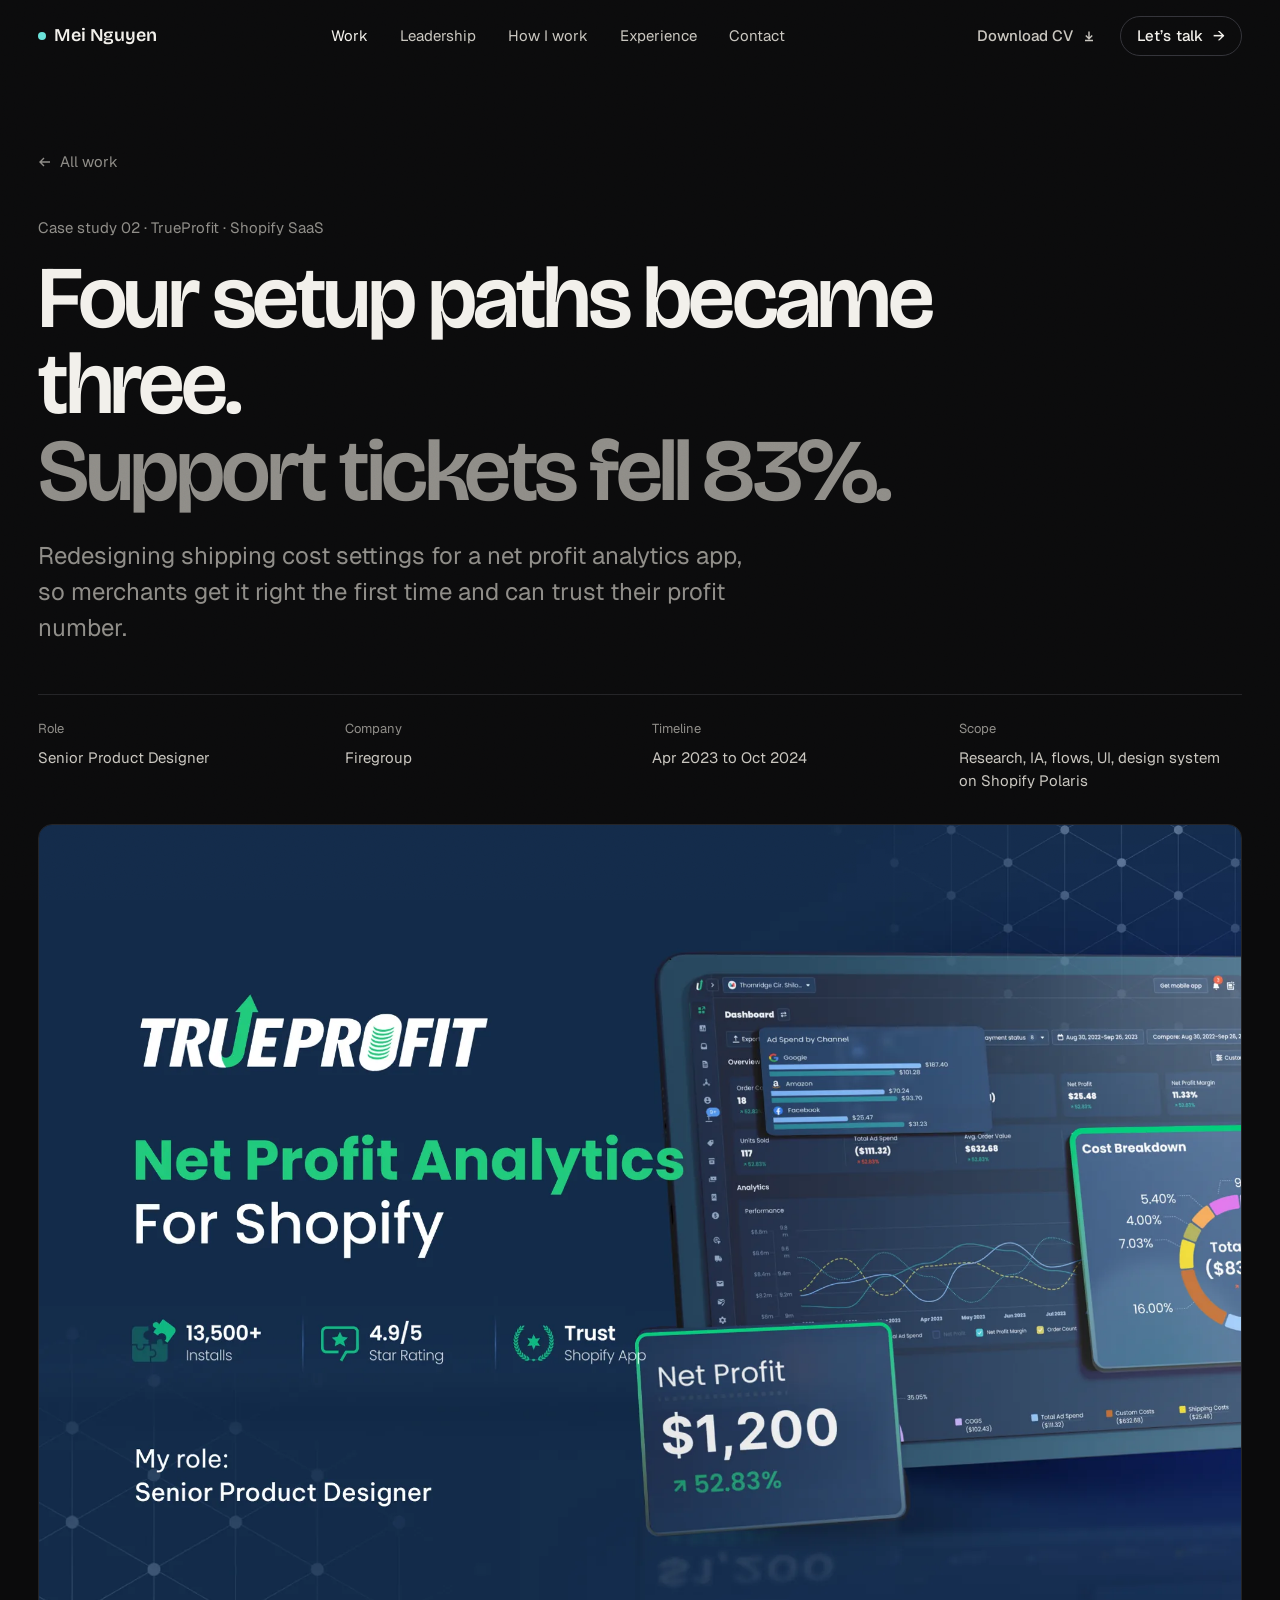
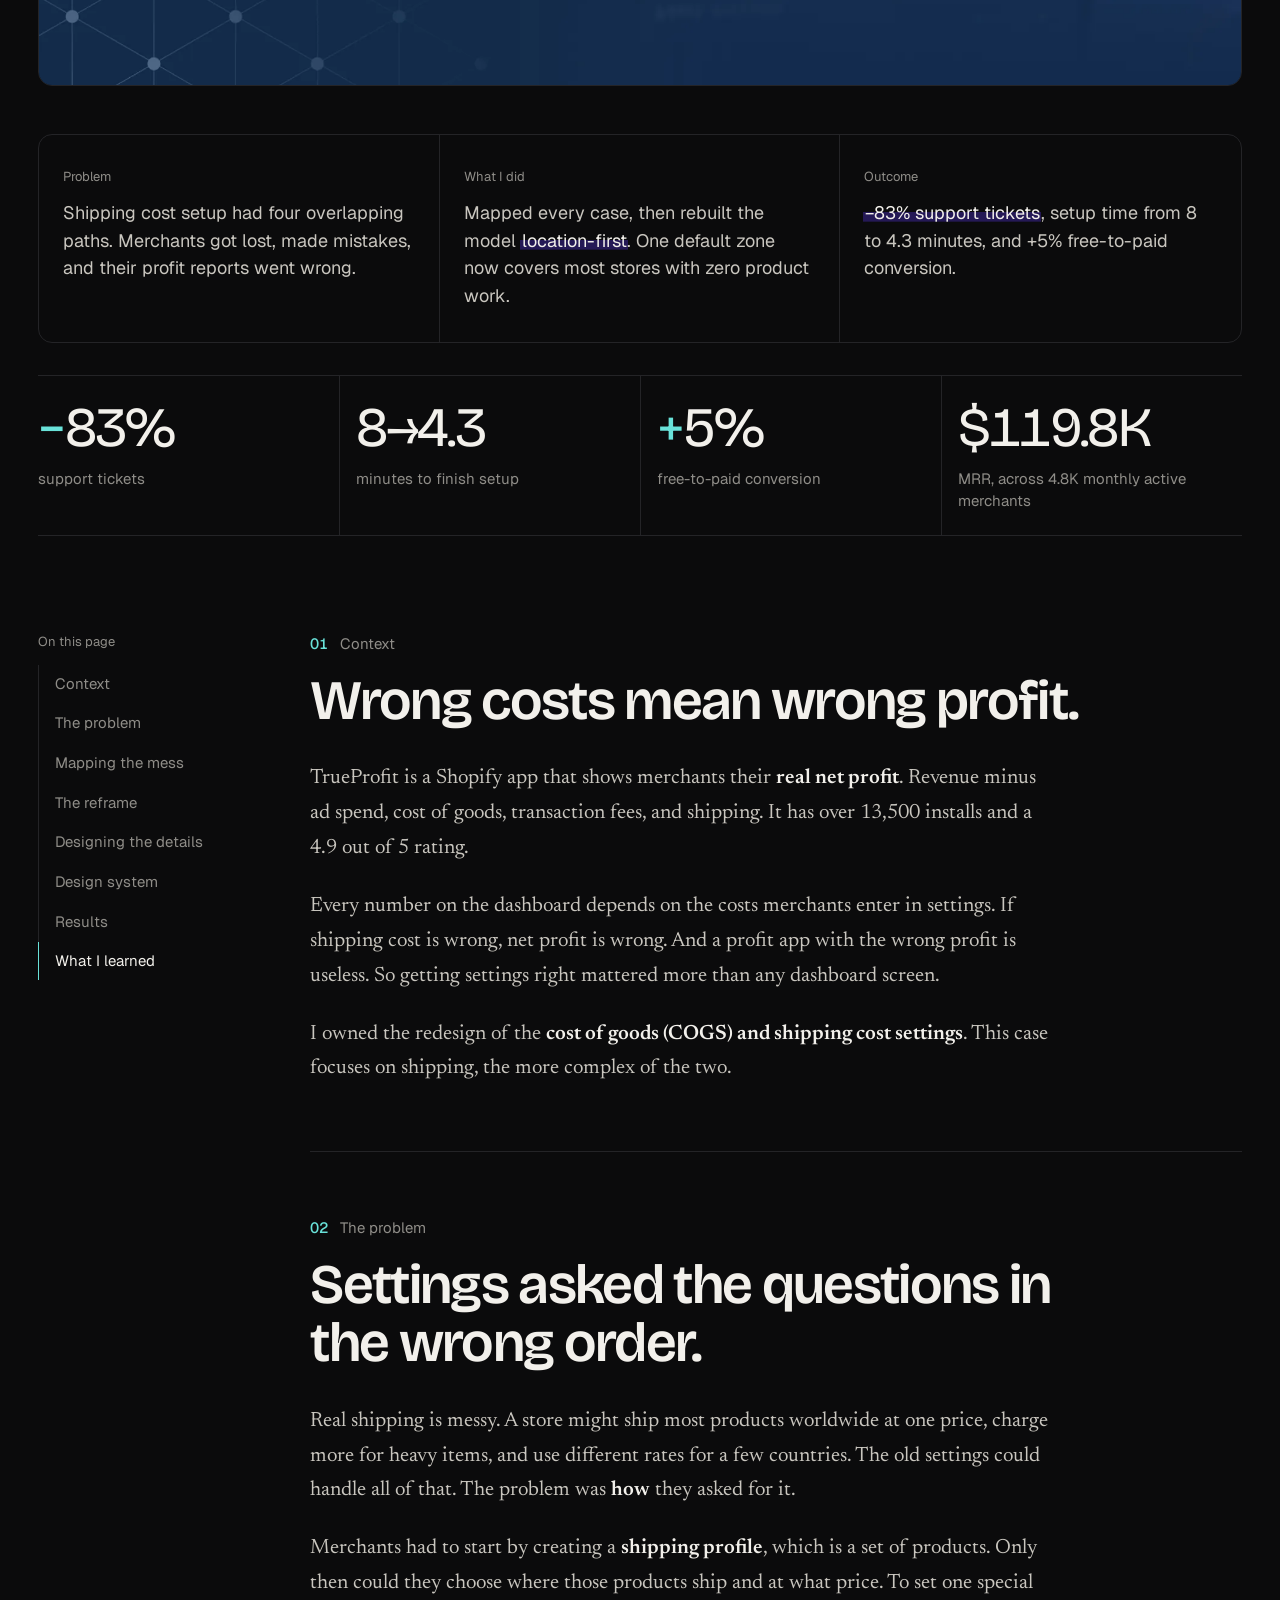
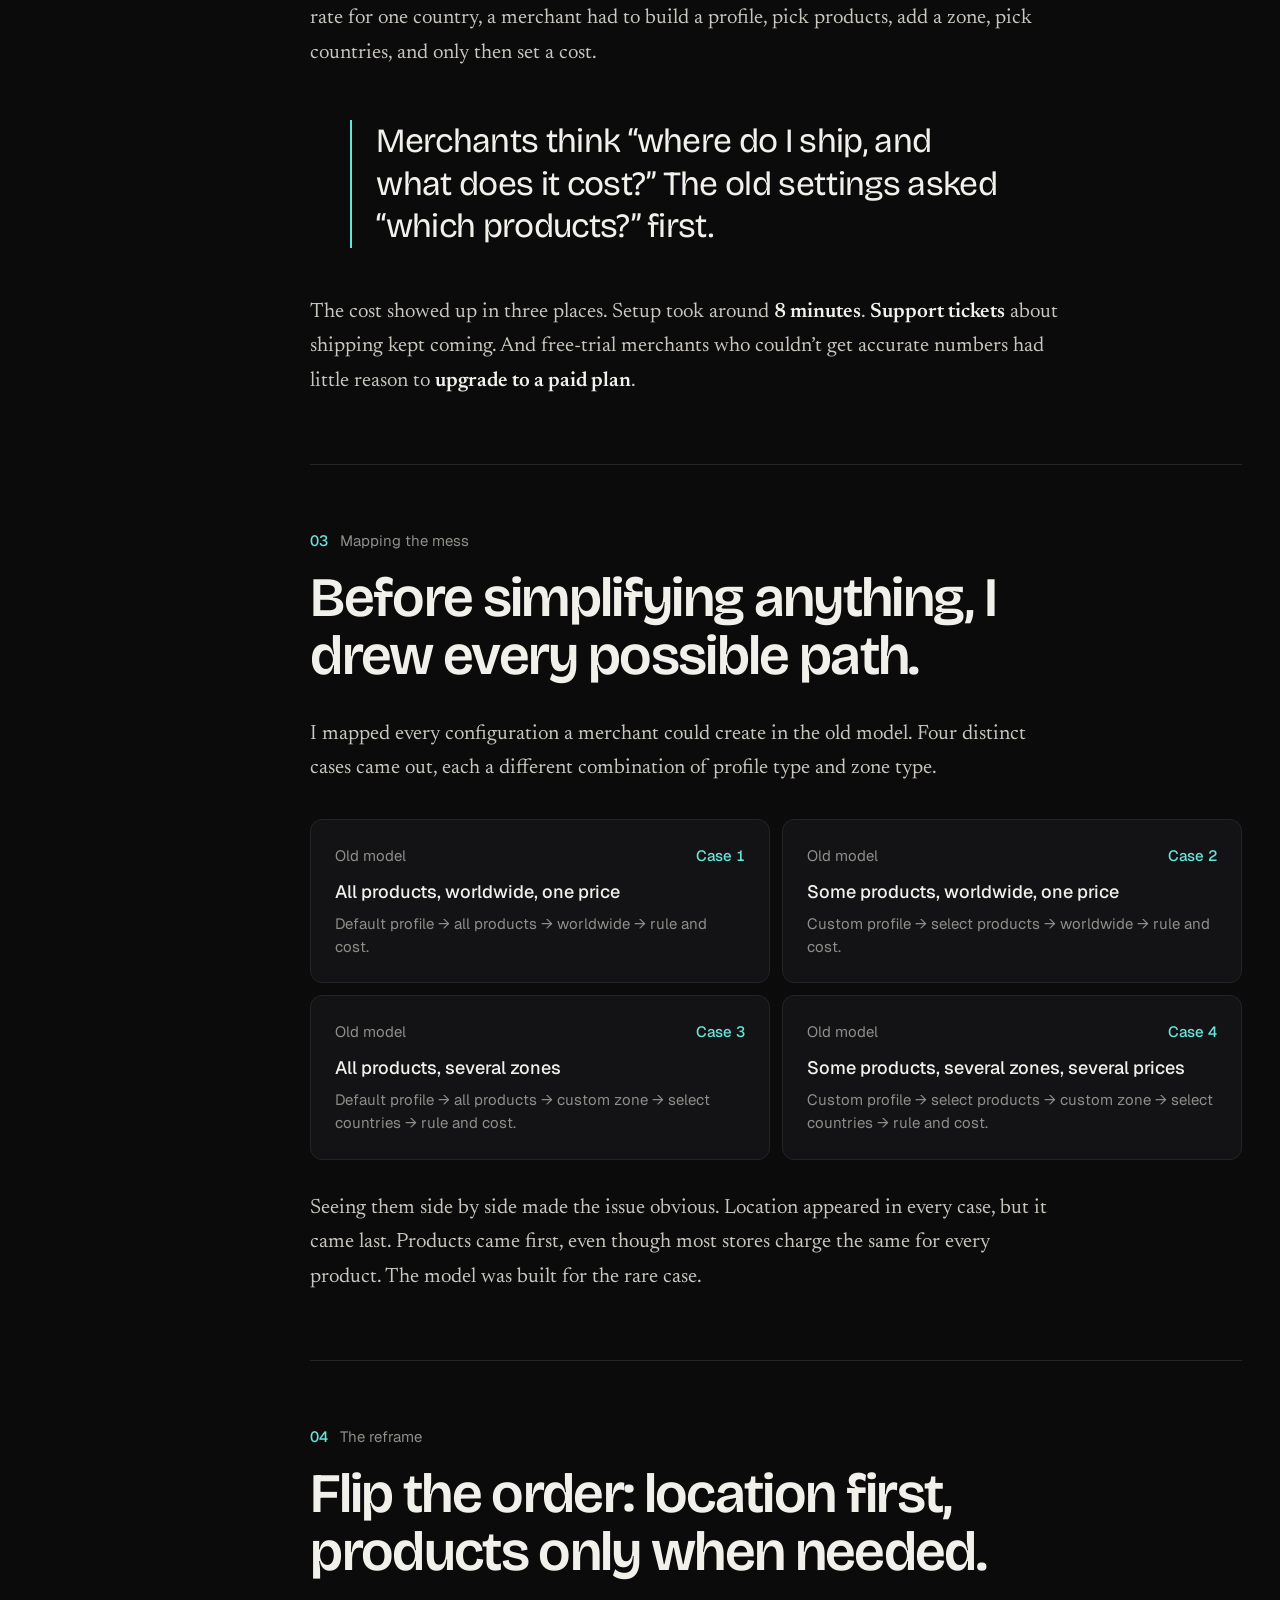
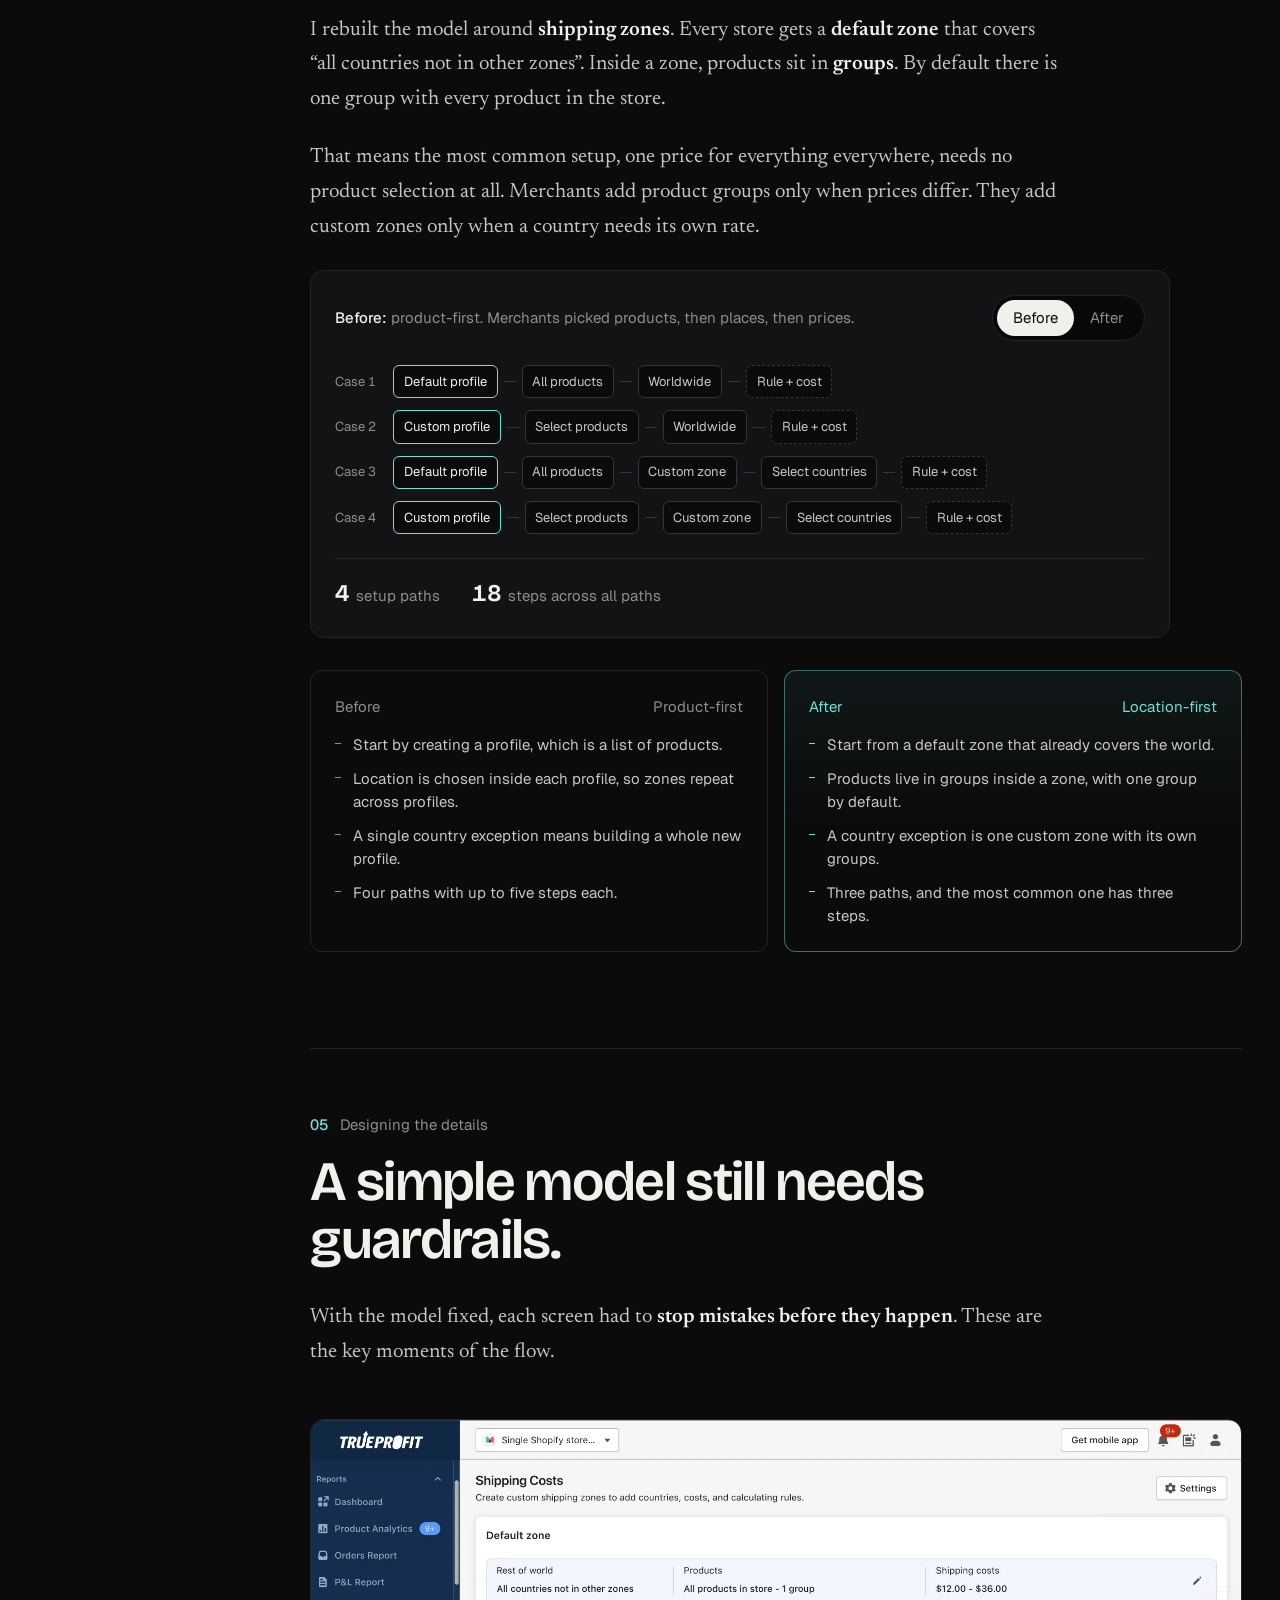
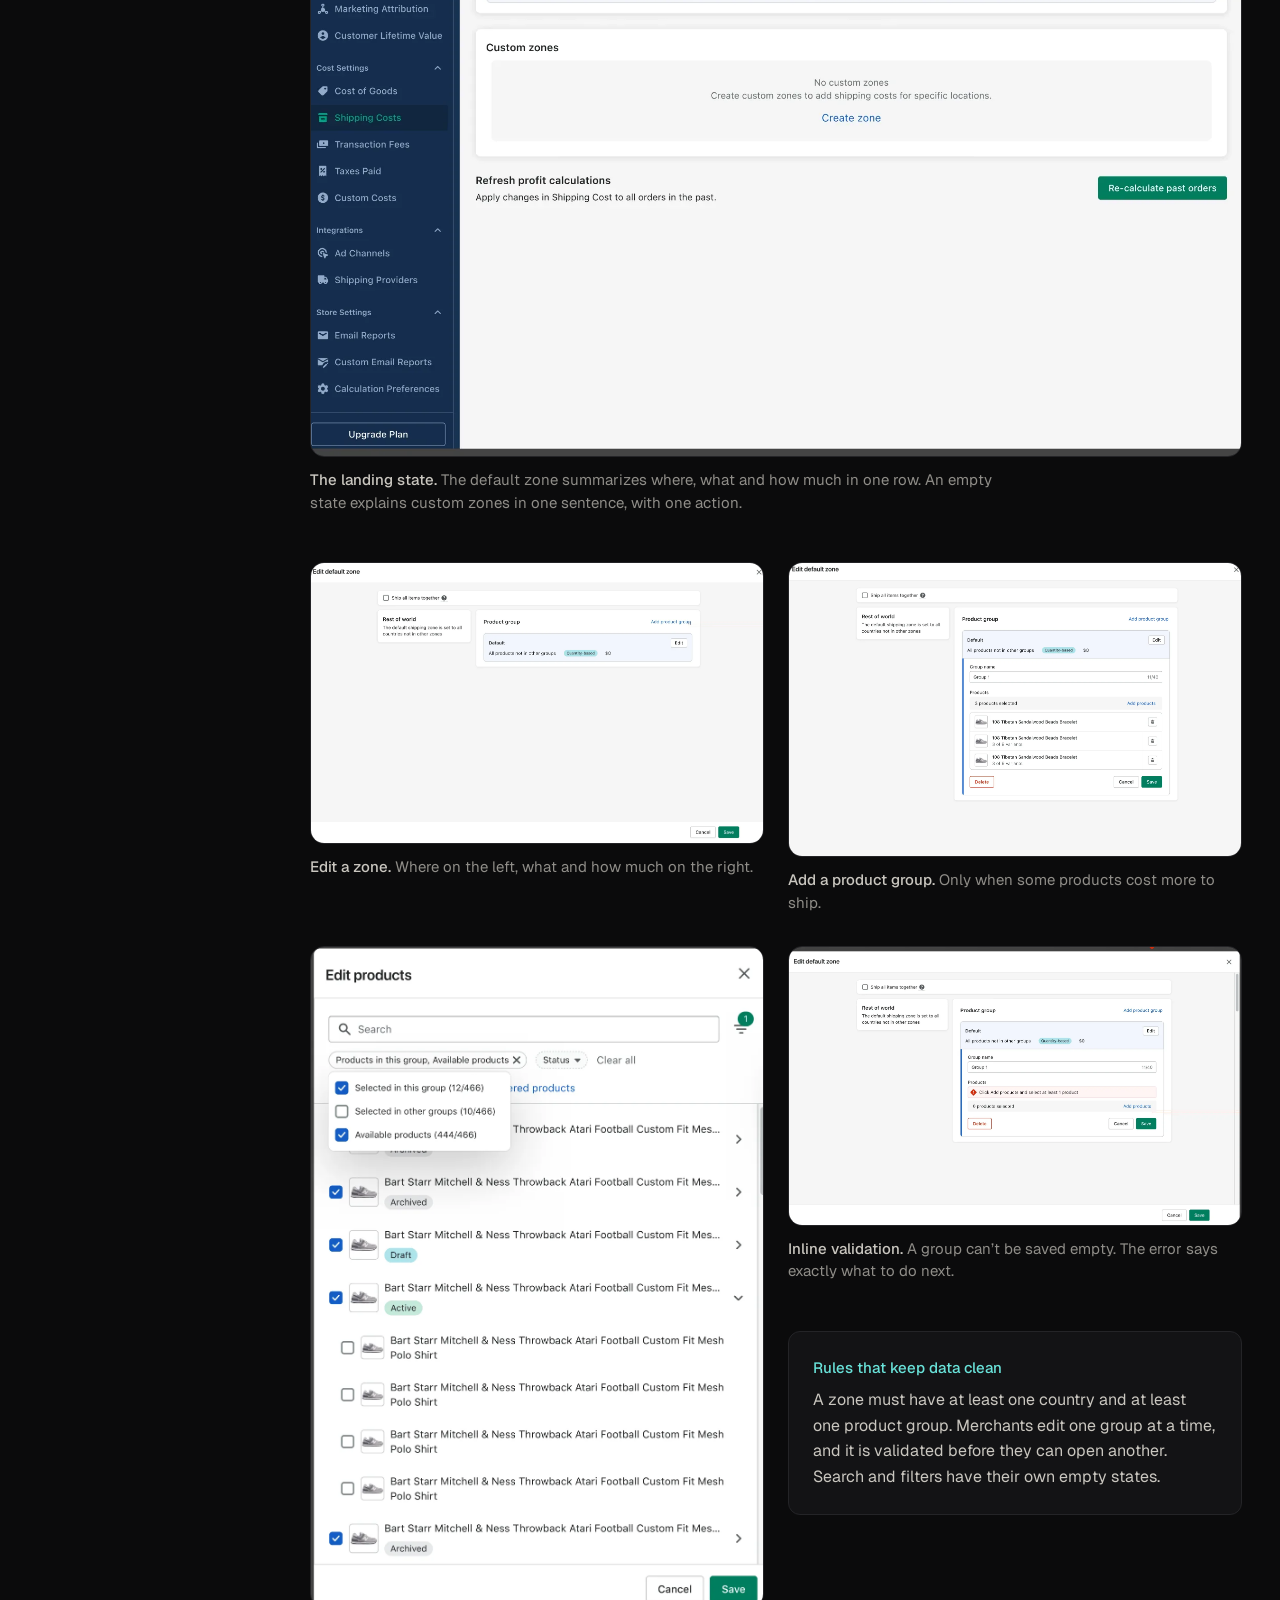
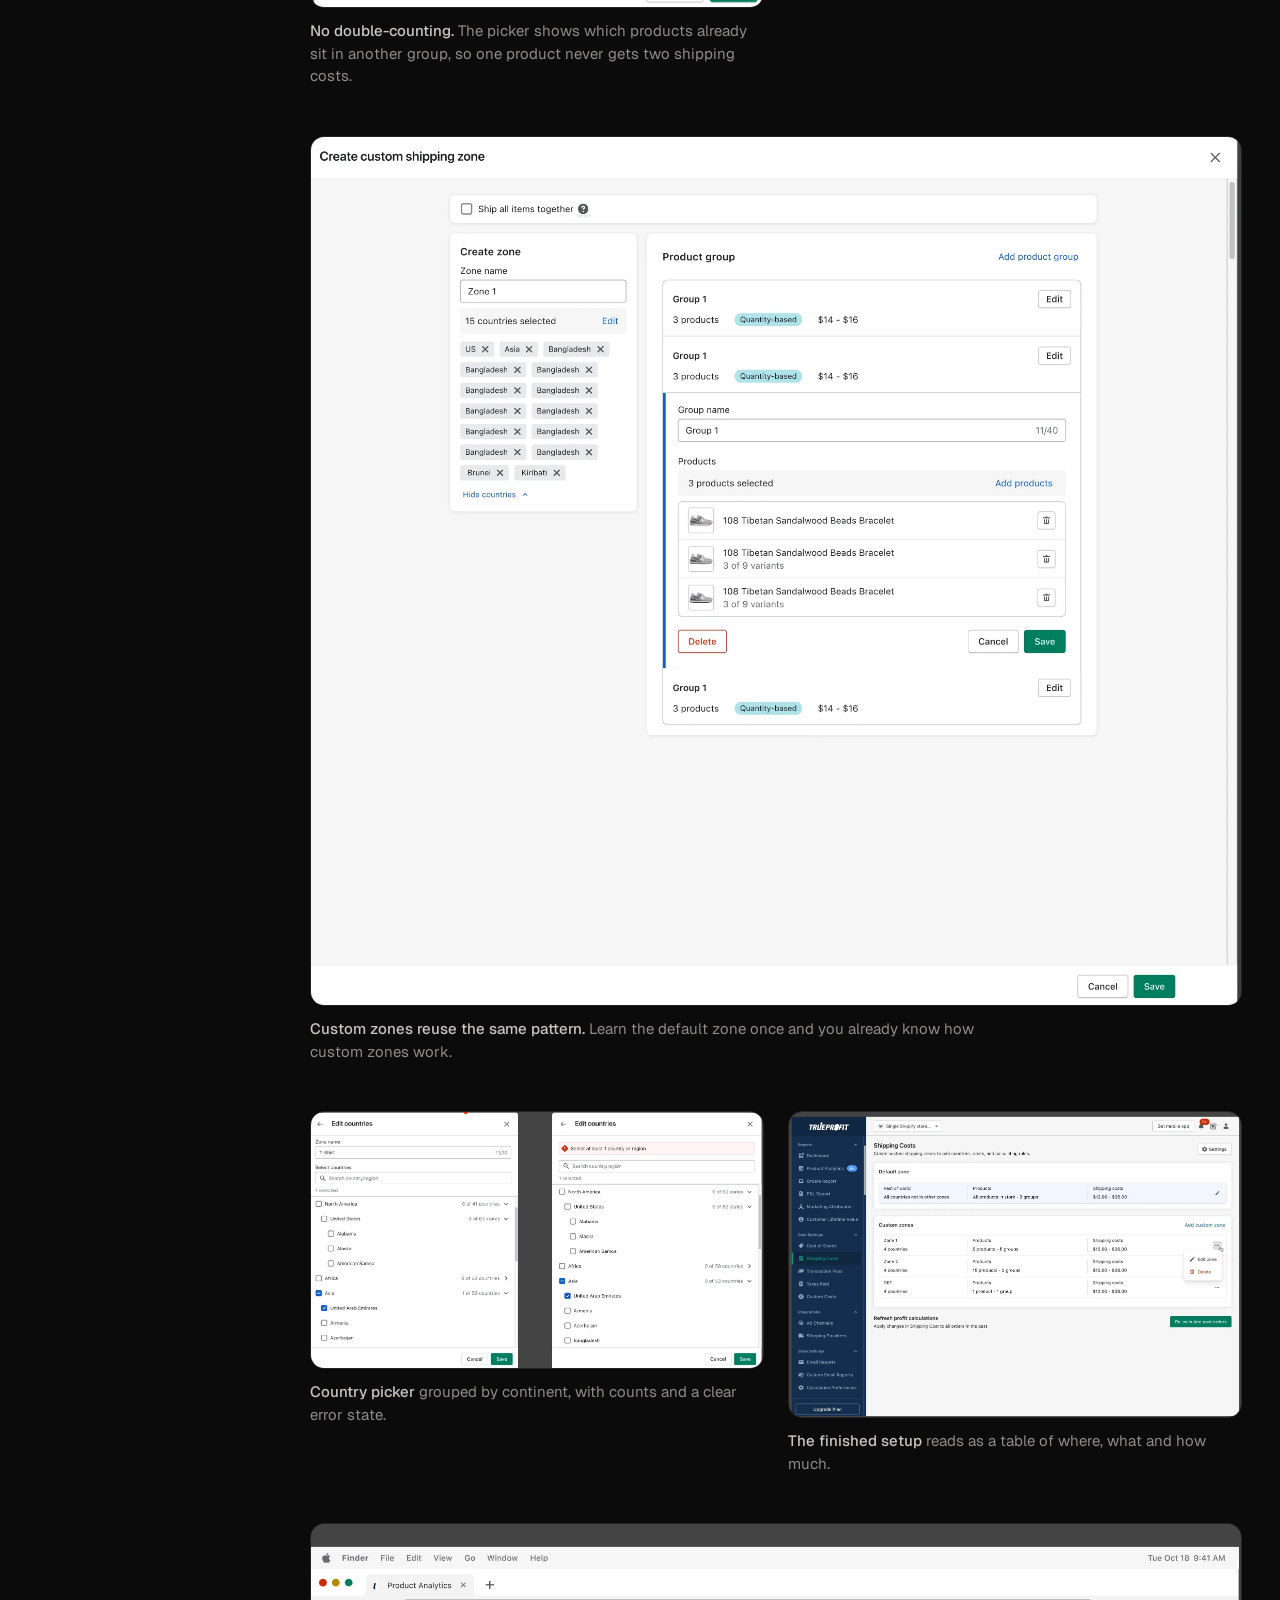
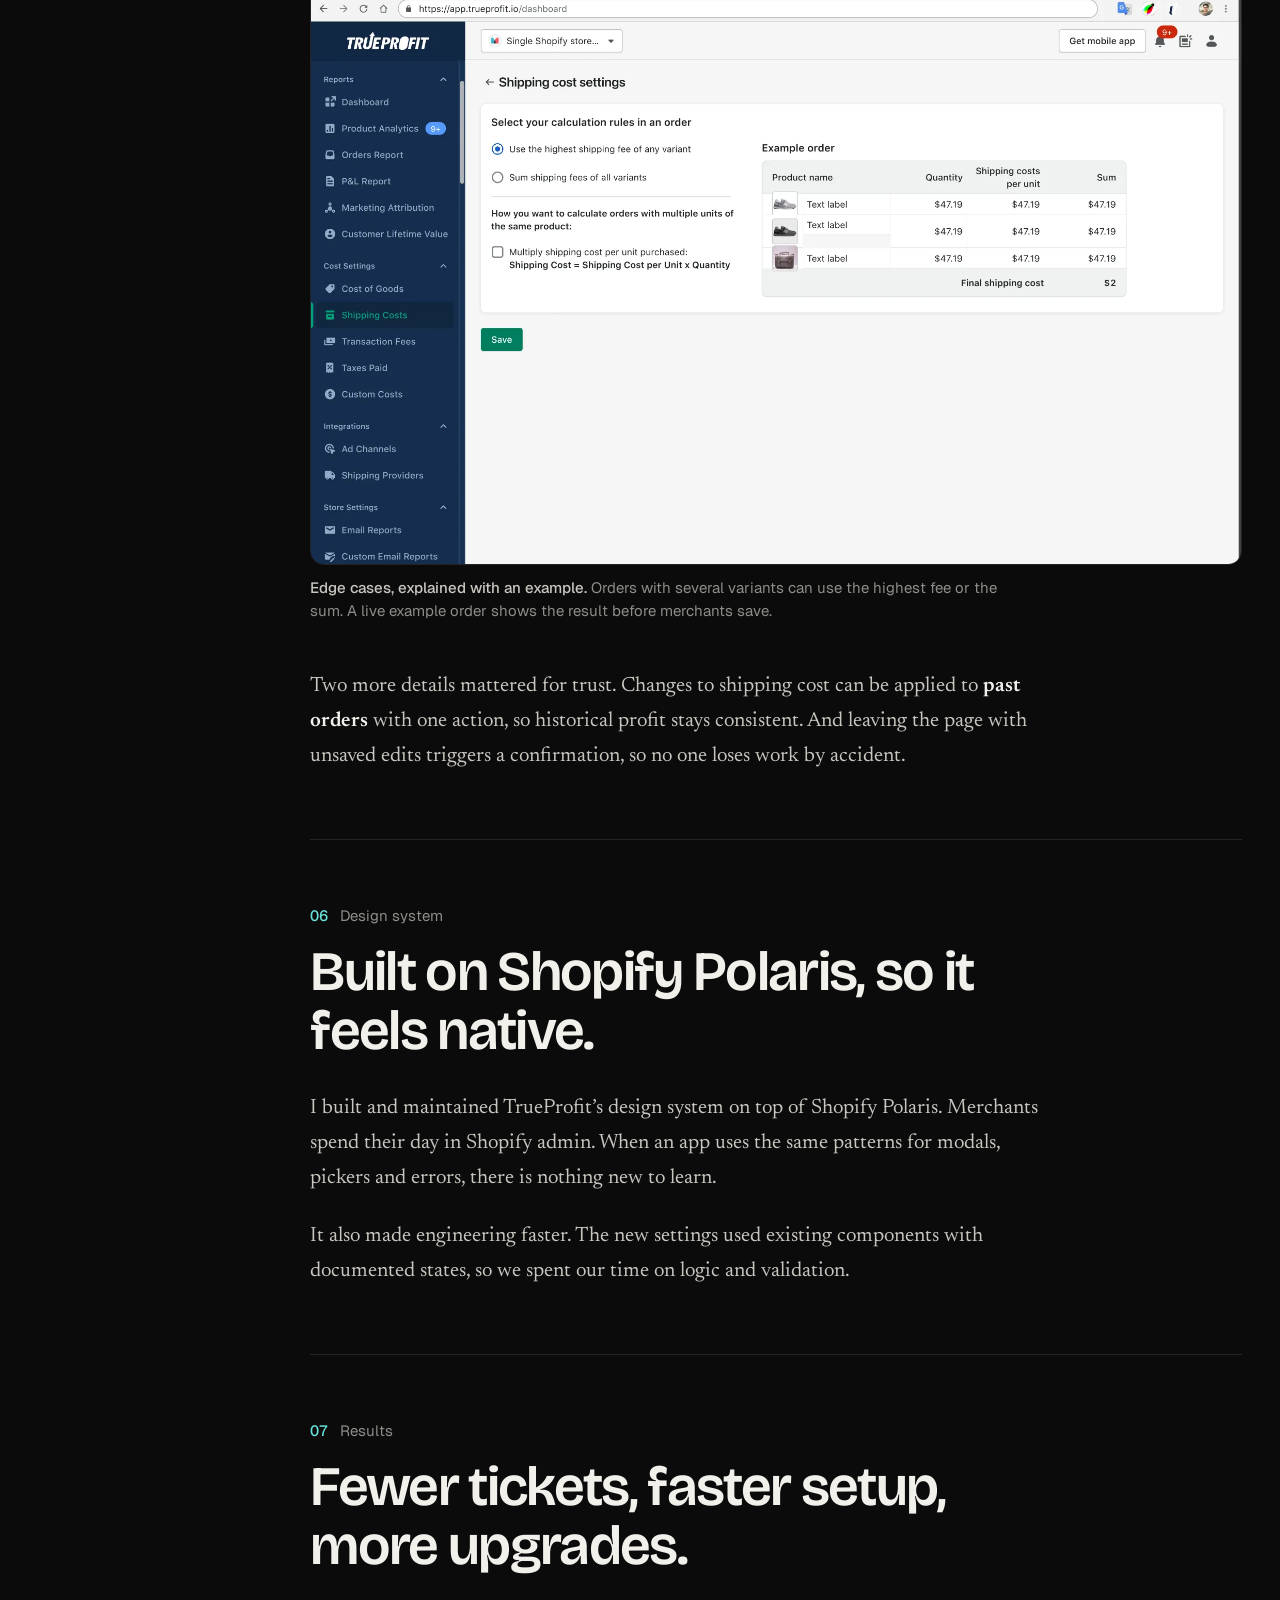
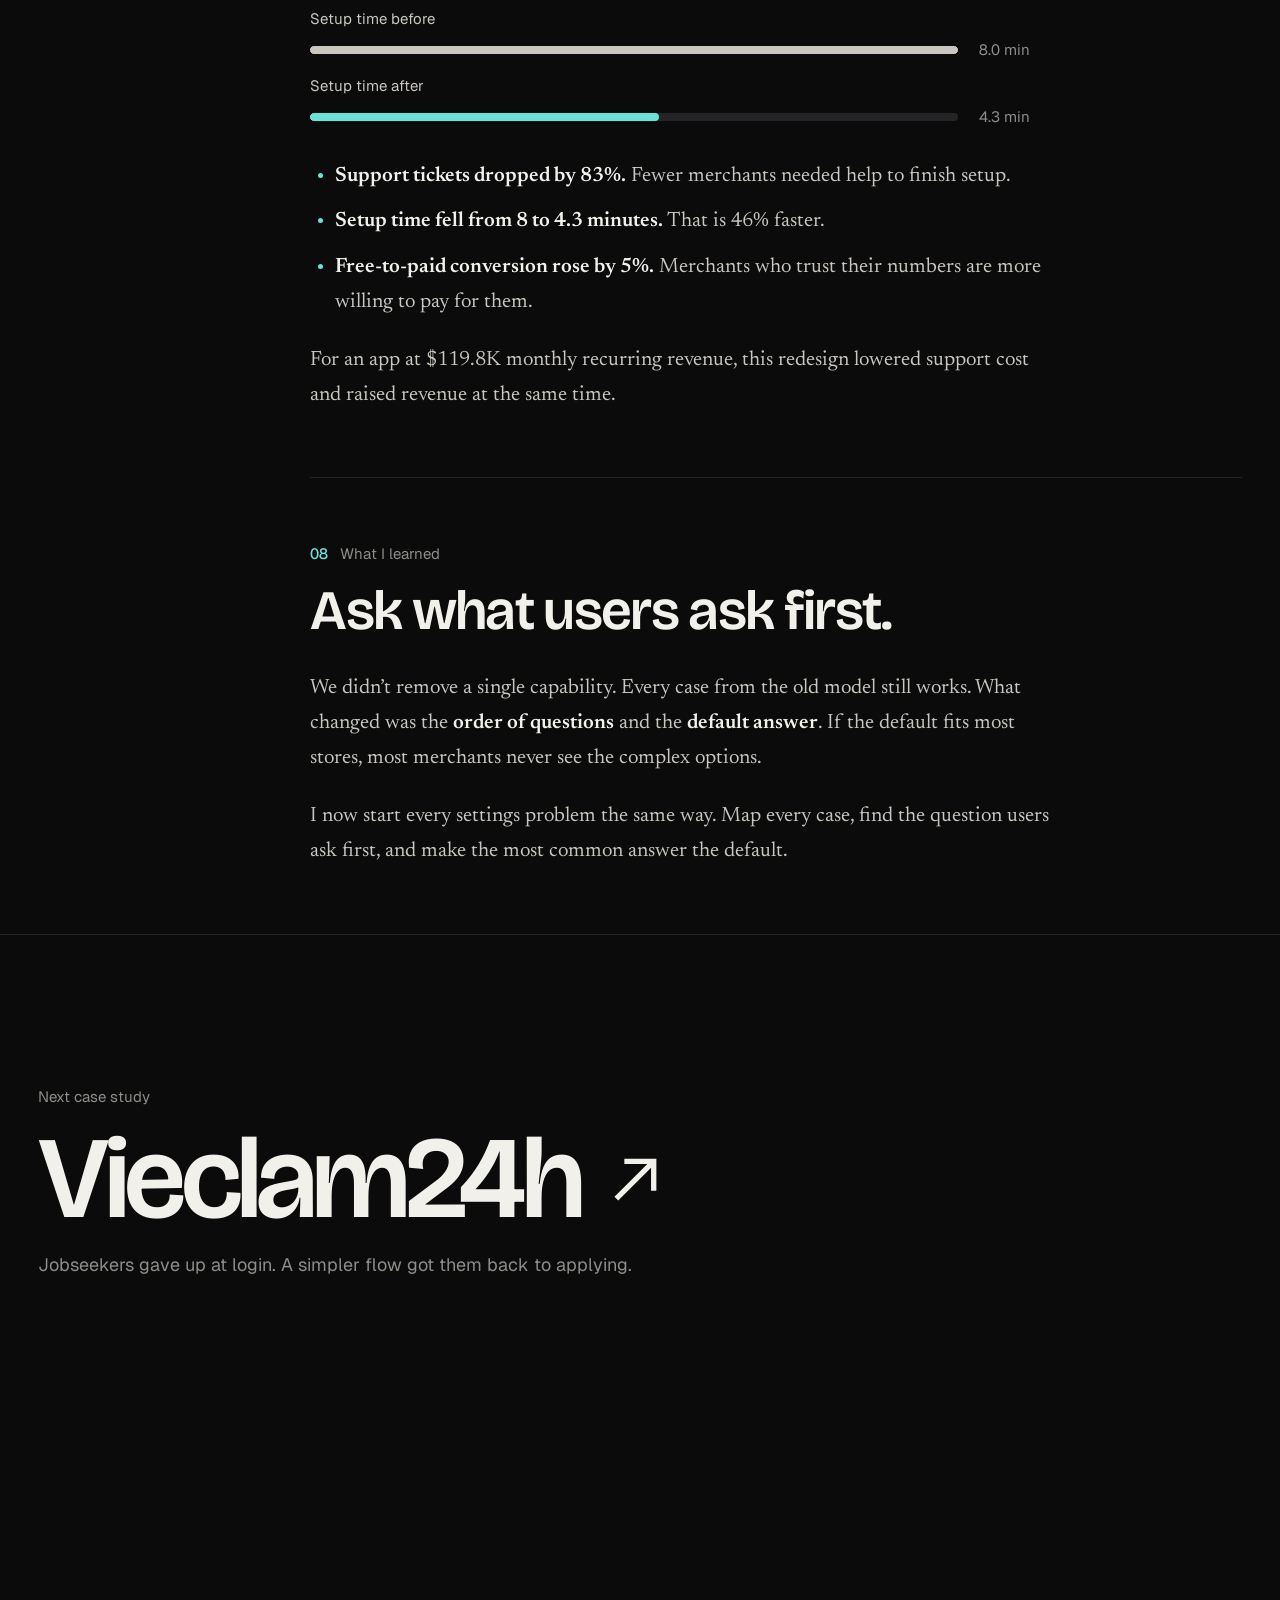
<file: work/trueprofit.html>
<!doctype html>
<html lang="en" class="js-off">
<head>
  <meta charset="utf-8">
  <meta name="viewport" content="width=device-width, initial-scale=1, viewport-fit=cover">
  <title>TrueProfit: Shipping cost settings — Mei Nguyen</title>
  <meta name="description" content="How a location-first redesign of TrueProfit’s shipping cost settings cut support tickets by 83% and setup time from 8 to 4.3 minutes.">
  <meta name="theme-color" content="#0b0b0c">
  <link rel="icon" href="data:image/svg+xml,<svg xmlns='http://www.w3.org/2000/svg' viewBox='0 0 64 64'><rect width='64' height='64' rx='14' fill='%230b0b0c'/><circle cx='32' cy='32' r='9' fill='%2369E2D9'/></svg>">
  <link rel="preconnect" href="https://fonts.googleapis.com">
  <link rel="preconnect" href="https://fonts.gstatic.com" crossorigin>
  <link rel="stylesheet" href="https://fonts.googleapis.com/css2?family=Bricolage+Grotesque:opsz,wght@12..96,400..700&family=Geist:wght@300..700&family=Newsreader:ital,opsz,wght@0,6..72,300..600;1,6..72,300..600&display=swap">
  <link rel="stylesheet" href="../assets/css/main.css">
  <!-- Microsoft Clarity -->
  <script type="text/javascript">
    (function(c,l,a,r,i,t,y){
        c[a]=c[a]||function(){(c[a].q=c[a].q||[]).push(arguments)};
        t=l.createElement(r);t.async=1;t.src="https://www.clarity.ms/tag/"+i;
        y=l.getElementsByTagName(r)[0];y.parentNode.insertBefore(t,y);
    })(window, document, "clarity", "script", "z0qmsnhgtd");
  </script>
</head>
<body>
  <a class="skip-link" href="#main">Skip to content</a>
  <div class="progress" aria-hidden="true"></div>

  <header class="nav" role="banner">
    <div class="wrap nav__inner">
      <a class="brand" href="/" aria-label="Mei Nguyen, home"><span class="brand__dot" aria-hidden="true"></span>Mei Nguyen</a>
      <nav aria-label="Primary">
        <ul class="nav__links" id="nav-links">
          <li><a href="/work/" aria-current="page">Work</a></li>
          <li><a href="/leadership/">Leadership</a></li>
          <li><a href="/#how">How I work</a></li>
          <li><a href="/#experience">Experience</a></li>
          <li><a href="/#contact">Contact</a></li>
          <li class="nav__mobile-only"><a href="../assets/docs/Thuan-Nguyen-Sr-Product-Designer-CV-2026-10.pdf" target="_blank" rel="noopener">Download CV <span class="sr-only">(PDF, opens in new tab)</span></a></li>
        </ul>
      </nav>
      <div class="nav__actions">
        <a class="btn btn--sm btn--ghost" href="../assets/docs/Thuan-Nguyen-Sr-Product-Designer-CV-2026-10.pdf" target="_blank" rel="noopener">Download CV <svg width="12" height="12" viewBox="0 0 12 12" aria-hidden="true"><path d="M6 1.5v7M2.8 5.5 6 8.7l3.2-3.2M2 10.5h8" fill="none" stroke="currentColor" stroke-width="1.4"/></svg><span class="sr-only">(PDF, opens in new tab)</span></a>
        <a class="btn btn--sm" href="/#contact">Let’s talk <span class="arrow" aria-hidden="true">→</span></a>
      </div>
      <button class="nav__menu-btn" aria-controls="nav-links" aria-expanded="false" aria-label="Open menu"><span></span></button>
    </div>
  </header>

  <div class="page">
  <main id="main" data-article>

    <section class="cs-hero wrap intro" aria-labelledby="cs-title">
      <a class="back fade-up" style="--d:.1s" href="/work/"><svg width="14" height="14" viewBox="0 0 14 14" aria-hidden="true"><path d="M12 7H2M6 3 2 7l4 4" fill="none" stroke="currentColor" stroke-width="1.4"/></svg>All work</a>
      <p class="cs-kicker fade-up" style="--d:.15s">Case study 02 · TrueProfit · Shopify SaaS</p>
      <h1 class="cs-title" id="cs-title">
        <span class="line" style="display:block;overflow:hidden;padding-bottom:.12em;margin-bottom:-.12em"><span style="--i:0;display:inline-block">Four setup paths became three.</span></span>
        <span class="line" style="display:block;overflow:hidden;padding-bottom:.12em;margin-bottom:-.12em"><span style="--i:1;display:inline-block" class="muted">Support tickets fell 83%.</span></span>
      </h1>
      <p class="cs-sub fade-up" style="--d:.5s">Redesigning shipping cost settings for a net profit analytics app, so merchants get it right the first time and can trust their profit number.</p>

      <dl class="cs-meta fade-up" style="--d:.65s">
        <div><dt>Role</dt><dd>Senior Product Designer</dd></div>
        <div><dt>Company</dt><dd>Firegroup</dd></div>
        <div><dt>Timeline</dt><dd>Apr 2023 to Oct 2024</dd></div>
        <div><dt>Scope</dt><dd>Research, IA, flows, UI, design system on Shopify Polaris</dd></div>
      </dl>

      <figure class="cs-cover fade-up" style="--d:.8s">
        <img src="../assets/img/trueprofit/cover.webp" width="2000" height="1431" alt="TrueProfit, net profit analytics for Shopify. 13,500+ installs and a 4.9 out of 5 rating, shown next to the analytics dashboard.">
      </figure>
    </section>

    <section class="wrap" aria-label="At a glance">
      <div class="glance reveal">
        <div><h2>Problem</h2><p>Shipping cost setup had four overlapping paths. Merchants got lost, made mistakes, and their profit reports went wrong.</p></div>
        <div><h2>What I did</h2><p>Mapped every case, then rebuilt the model <span class="kw">location-first</span>. One default zone now covers most stores with zero product work.</p></div>
        <div><h2>Outcome</h2><p><span class="kw">−83% support tickets</span>, setup time from 8 to 4.3 minutes, and +5% free-to-paid conversion.</p></div>
      </div>

      <div class="metrics reveal" data-observe>
        <div class="metric"><div class="metric__num"><span class="accent">−</span><span data-count="83">0</span>%</div><p class="metric__label">support tickets</p></div>
        <div class="metric"><div class="metric__num"><span data-count="8">0</span>→<span data-count="4.3">0</span></div><p class="metric__label">minutes to finish setup</p></div>
        <div class="metric"><div class="metric__num"><span class="accent">+</span><span data-count="5">0</span>%</div><p class="metric__label">free-to-paid conversion</p></div>
        <div class="metric"><div class="metric__num">$<span data-count="119.8">0</span>K</div><p class="metric__label">MRR, across 4.8K monthly active merchants</p></div>
      </div>
    </section>

    <div class="wrap cs-layout" style="margin-top:var(--s-9)">
      <nav class="toc" aria-label="On this page">
        <p>On this page</p>
        <ol>
          <li><a href="#context">Context</a></li>
          <li><a href="#problem">The problem</a></li>
          <li><a href="#mapping">Mapping the mess</a></li>
          <li><a href="#reframe">The reframe</a></li>
          <li><a href="#details">Designing the details</a></li>
          <li><a href="#system">Design system</a></li>
          <li><a href="#results">Results</a></li>
          <li><a href="#learned">What I learned</a></li>
        </ol>
      </nav>

      <article>
        <section class="chapter" id="context">
          <p class="chapter__label"><b>01</b>Context</p>
          <h2 class="chapter__title">Wrong costs mean wrong profit.</h2>
          <div class="prose reveal">
            <p>TrueProfit is a Shopify app that shows merchants their <strong>real net profit</strong>. Revenue minus ad spend, cost of goods, transaction fees, and shipping. It has over 13,500 installs and a 4.9 out of 5 rating.</p>
            <p>Every number on the dashboard depends on the costs merchants enter in settings. If shipping cost is wrong, net profit is wrong. And a profit app with the wrong profit is useless. So getting settings right mattered more than any dashboard screen.</p>
            <p>I owned the redesign of the <strong>cost of goods (COGS) and shipping cost settings</strong>. This case focuses on shipping, the more complex of the two.</p>
          </div>
        </section>

        <section class="chapter" id="problem">
          <p class="chapter__label"><b>02</b>The problem</p>
          <h2 class="chapter__title">Settings asked the questions in the wrong order.</h2>
          <div class="prose reveal">
            <p>Real shipping is messy. A store might ship most products worldwide at one price, charge more for heavy items, and use different rates for a few countries. The old settings could handle all of that. The problem was <strong>how</strong> they asked for it.</p>
            <p>Merchants had to start by creating a <strong>shipping profile</strong>, which is a set of products. Only then could they choose where those products ship and at what price. To set one special rate for one country, a merchant had to build a profile, pick products, add a zone, pick countries, and only then set a cost.</p>
          </div>
          <blockquote class="pull reveal">Merchants think “where do I ship, and what does it cost?” The old settings asked “which products?” first.</blockquote>
          <div class="prose reveal">
            <p>The cost showed up in three places. Setup took around <strong>8 minutes</strong>. <strong>Support tickets</strong> about shipping kept coming. And free-trial merchants who couldn’t get accurate numbers had little reason to <strong>upgrade to a paid plan</strong>.</p>
          </div>
        </section>

        <section class="chapter" id="mapping">
          <p class="chapter__label"><b>03</b>Mapping the mess</p>
          <h2 class="chapter__title">Before simplifying anything, I drew every possible path.</h2>
          <div class="prose reveal">
            <p>I mapped every configuration a merchant could create in the old model. Four distinct cases came out, each a different combination of profile type and zone type.</p>
          </div>

          <div class="cards reveal" style="--cols:2">
            <div class="card"><p class="card__k"><span>Old model</span><b>Case 1</b></p><h3>All products, worldwide, one price</h3><p>Default profile → all products → worldwide → rule and cost.</p></div>
            <div class="card"><p class="card__k"><span>Old model</span><b>Case 2</b></p><h3>Some products, worldwide, one price</h3><p>Custom profile → select products → worldwide → rule and cost.</p></div>
            <div class="card"><p class="card__k"><span>Old model</span><b>Case 3</b></p><h3>All products, several zones</h3><p>Default profile → all products → custom zone → select countries → rule and cost.</p></div>
            <div class="card"><p class="card__k"><span>Old model</span><b>Case 4</b></p><h3>Some products, several zones, several prices</h3><p>Custom profile → select products → custom zone → select countries → rule and cost.</p></div>
          </div>

          <div class="prose reveal">
            <p>Seeing them side by side made the issue obvious. Location appeared in every case, but it came last. Products came first, even though most stores charge the same for every product. The model was built for the rare case.</p>
          </div>
        </section>

        <section class="chapter" id="reframe">
          <p class="chapter__label"><b>04</b>The reframe</p>
          <h2 class="chapter__title">Flip the order: location first, products only when needed.</h2>
          <div class="prose reveal">
            <p>I rebuilt the model around <strong>shipping zones</strong>. Every store gets a <strong>default zone</strong> that covers “all countries not in other zones”. Inside a zone, products sit in <strong>groups</strong>. By default there is one group with every product in the store.</p>
            <p>That means the most common setup, one price for everything everywhere, needs no product selection at all. Merchants add product groups only when prices differ. They add custom zones only when a country needs its own rate.</p>
          </div>

          <div class="demo reveal" data-demo="before" aria-label="Interactive comparison of shipping setup paths before and after the redesign" style="max-width:860px">
            <div class="demo__top">
              <p class="demo__caption" aria-live="polite"></p>
              <div class="seg" role="group" aria-label="Show setup model">
                <span class="seg__pill" aria-hidden="true"></span>
                <button type="button" data-key="before" aria-pressed="true">Before</button>
                <button type="button" data-key="after" aria-pressed="false">After</button>
              </div>
            </div>
            <div class="flows"></div>
            <div class="demo__stats"><span><b data-paths>4</b>setup paths</span><span><b data-steps>18</b>steps across all paths</span></div>
          </div>

          <div class="compare reveal">
            <div class="compare__col">
              <h3><span>Before</span><span>Product-first</span></h3>
              <ul>
                <li>Start by creating a profile, which is a list of products.</li>
                <li>Location is chosen inside each profile, so zones repeat across profiles.</li>
                <li>A single country exception means building a whole new profile.</li>
                <li>Four paths with up to five steps each.</li>
              </ul>
            </div>
            <div class="compare__col compare__col--after">
              <h3><span>After</span><span>Location-first</span></h3>
              <ul>
                <li>Start from a default zone that already covers the world.</li>
                <li>Products live in groups inside a zone, with one group by default.</li>
                <li>A country exception is one custom zone with its own groups.</li>
                <li>Three paths, and the most common one has three steps.</li>
              </ul>
            </div>
          </div>
        </section>

        <section class="chapter" id="details">
          <p class="chapter__label"><b>05</b>Designing the details</p>
          <h2 class="chapter__title">A simple model still needs guardrails.</h2>
          <div class="prose reveal">
            <p>With the model fixed, each screen had to <strong>stop mistakes before they happen</strong>. These are the key moments of the flow.</p>
          </div>

          <figure class="figure reveal">
            <div class="figure__frame"><img src="../assets/img/trueprofit/screen-default.webp" width="1801" height="1233" loading="lazy" alt="Shipping Costs page. A Default zone card shows Rest of world, all products in store as one group, and shipping costs of 12 to 36 dollars. Below is an empty Custom zones section with a Create zone link."></div>
            <figcaption><b>The landing state.</b> The default zone summarizes where, what and how much in one row. An empty state explains custom zones in one sentence, with one action.</figcaption>
          </figure>

          <div class="grid-2">
            <figure class="figure reveal" style="margin-block:0">
              <div class="figure__frame"><img src="../assets/img/trueprofit/modal-edit.webp" width="1801" height="1113" loading="lazy" alt="Edit default zone modal with Rest of world on the left and a Product group panel on the right showing the Default group, quantity-based, at 0 dollars."></div>
              <figcaption><b>Edit a zone.</b> Where on the left, what and how much on the right.</figcaption>
            </figure>
            <figure class="figure reveal" style="margin-block:0">
              <div class="figure__frame"><img src="../assets/img/trueprofit/modal-group.webp" width="1801" height="1168" loading="lazy" alt="Edit default zone modal with a new product group named Group 1 containing three selected products."></div>
              <figcaption><b>Add a product group.</b> Only when some products cost more to ship.</figcaption>
            </figure>
          </div>

          <div class="grid-2" style="margin-top:var(--s-6);align-items:start">
            <figure class="figure reveal" style="margin-block:0">
              <div class="figure__frame"><img src="../assets/img/trueprofit/product-picker.webp" width="1001" height="1463" loading="lazy" alt="Edit products picker with filters for products selected in this group, selected in other groups, and available products."></div>
              <figcaption><b>No double-counting.</b> The picker shows which products already sit in another group, so one product never gets two shipping costs.</figcaption>
            </figure>
            <div>
              <figure class="figure reveal" style="margin-top:0">
                <div class="figure__frame"><img src="../assets/img/trueprofit/validation.webp" width="1801" height="1107" loading="lazy" alt="Product group form with an inline error: click Add products and select at least one product."></div>
                <figcaption><b>Inline validation.</b> A group can’t be saved empty. The error says exactly what to do next.</figcaption>
              </figure>
              <div class="callout reveal">
                <h3>Rules that keep data clean</h3>
                <p>A zone must have at least one country and at least one product group. Merchants edit one group at a time, and it is validated before they can open another. Search and filters have their own empty states.</p>
              </div>
            </div>
          </div>

          <figure class="figure reveal">
            <div class="figure__frame"><img src="../assets/img/trueprofit/custom-zone.webp" width="1801" height="1683" loading="lazy" alt="Create custom shipping zone modal. Zone details and selected countries on the left. Several product groups on the right, one being edited with three products."></div>
            <figcaption><b>Custom zones reuse the same pattern.</b> Learn the default zone once and you already know how custom zones work.</figcaption>
          </figure>

          <div class="grid-2">
            <figure class="figure reveal" style="margin-block:0">
              <div class="figure__frame"><img src="../assets/img/trueprofit/countries.webp" width="1601" height="907" loading="lazy" alt="Edit countries panel grouped by continent with selection counts, and a version showing the error: select at least one country or region."></div>
              <figcaption><b>Country picker</b> grouped by continent, with counts and a clear error state.</figcaption>
            </figure>
            <figure class="figure reveal" style="margin-block:0">
              <div class="figure__frame"><img src="../assets/img/trueprofit/final.webp" width="1801" height="1216" loading="lazy" alt="Shipping Costs page with a default zone and three custom zones, each summarizing countries, product groups and cost ranges, with edit and delete actions."></div>
              <figcaption><b>The finished setup</b> reads as a table of where, what and how much.</figcaption>
            </figure>
          </div>

          <figure class="figure reveal">
            <div class="figure__frame"><img src="../assets/img/trueprofit/settings.webp" width="1801" height="1241" loading="lazy" alt="Shipping cost settings page with two calculation options, use the highest shipping fee of any variant or sum shipping fees of all variants, plus a multiply-per-unit checkbox and a live example order table."></div>
            <figcaption><b>Edge cases, explained with an example.</b> Orders with several variants can use the highest fee or the sum. A live example order shows the result before merchants save.</figcaption>
          </figure>

          <div class="prose reveal">
            <p>Two more details mattered for trust. Changes to shipping cost can be applied to <strong>past orders</strong> with one action, so historical profit stays consistent. And leaving the page with unsaved edits triggers a confirmation, so no one loses work by accident.</p>
          </div>
        </section>

        <section class="chapter" id="system">
          <p class="chapter__label"><b>06</b>Design system</p>
          <h2 class="chapter__title">Built on Shopify Polaris, so it feels native.</h2>
          <div class="prose reveal">
            <p>I built and maintained TrueProfit’s design system on top of Shopify Polaris. Merchants spend their day in Shopify admin. When an app uses the same patterns for modals, pickers and errors, there is nothing new to learn.</p>
            <p>It also made engineering faster. The new settings used existing components with documented states, so we spent our time on logic and validation.</p>
          </div>
        </section>

        <section class="chapter" id="results">
          <p class="chapter__label"><b>07</b>Results</p>
          <h2 class="chapter__title">Fewer tickets, faster setup, more upgrades.</h2>
          <div class="bars reveal" data-observe aria-label="Setup time before and after, in minutes">
            <div class="bar"><span class="bar__label">Setup time before</span><span class="bar__track"><span class="bar__fill" style="--v:100"></span></span><span class="bar__val">8.0 min</span></div>
            <div class="bar bar--hot"><span class="bar__label">Setup time after</span><span class="bar__track"><span class="bar__fill" style="--v:53.75"></span></span><span class="bar__val">4.3 min</span></div>
          </div>
          <div class="prose reveal">
            <ul>
              <li><strong>Support tickets dropped by 83%.</strong> Fewer merchants needed help to finish setup.</li>
              <li><strong>Setup time fell from 8 to 4.3 minutes.</strong> That is 46% faster.</li>
              <li><strong>Free-to-paid conversion rose by 5%.</strong> Merchants who trust their numbers are more willing to pay for them.</li>
            </ul>
            <p>For an app at $119.8K monthly recurring revenue, this redesign lowered support cost and raised revenue at the same time.</p>
          </div>
        </section>

        <section class="chapter" id="learned">
          <p class="chapter__label"><b>08</b>What I learned</p>
          <h2 class="chapter__title">Ask what users ask first.</h2>
          <div class="prose reveal">
            <p>We didn’t remove a single capability. Every case from the old model still works. What changed was the <strong>order of questions</strong> and the <strong>default answer</strong>. If the default fits most stores, most merchants never see the complex options.</p>
            <p>I now start every settings problem the same way. Map every case, find the question users ask first, and make the most common answer the default.</p>
          </div>
        </section>
      </article>
    </div>

    <a class="next wrap" href="vieclam24h.html">
      <p class="next__k">Next case study</p>
      <p class="next__t">Vieclam24h <svg viewBox="0 0 24 24" aria-hidden="true"><path d="M5 19 19 5M8 5h11v11" fill="none" stroke="currentColor" stroke-width="2"/></svg></p>
      <p class="next__d">Jobseekers gave up at login. A simpler flow got them back to applying.</p>
    </a>

  </main>
  </div>

  <footer class="footer" aria-labelledby="footer-title">
    <h2 id="footer-title" class="sr-only">Footer</h2>
    <div class="wrap">
      <div class="footer__top">
        <div><h2>Navigate</h2><ul><li><a href="/work/">Work</a></li><li><a href="/leadership/">Leadership</a></li><li><a href="/#how">How I work</a></li><li><a href="/#experience">Experience</a></li></ul></div>
        <div><h2>Case studies</h2><ul><li><a href="research-os.html">Research OS</a></li><li><a href="trueprofit.html" aria-current="page">TrueProfit</a></li><li><a href="vieclam24h.html">Vieclam24h</a></li><li><a href="usage-billing-visibility.html">Usage &amp; Billing visibility</a></li><li><a href="payme.html">PayME</a></li><li><a href="self-service-revenue.html">Self-service revenue</a></li><li><a href="admin-center-blueprint.html">Admin Center Blueprint</a></li><li><a href="virtual-teammates.html">Virtual Teammates</a></li><li><a href="bewell.html">Bewell</a></li></ul></div>
        <div><h2>Connect</h2><ul><li><a href="mailto:bichthuan.des@gmail.com">Email</a></li><li><a href="https://www.linkedin.com/in/thuan-nguyen-prd" target="_blank" rel="noopener">LinkedIn</a></li><li><a href="../assets/docs/Thuan-Nguyen-Sr-Product-Designer-CV-2026-10.pdf" target="_blank" rel="noopener">CV (PDF)</a></li></ul></div>
        <div><h2>Local time</h2><p data-clock>Ho Chi Minh City</p></div>
      </div>
      <div class="footer__mark-wrap" aria-hidden="true">
        <div class="footer__mark"><span>M</span><span>e</span><span>i</span><span>&nbsp;</span><span>N</span><span>g</span><span>u</span><span>y</span><span>e</span><span>n</span></div>
      </div>
      <div class="footer__bottom">
        <span>© 2026 Thuan (Mei) Nguyen. Designed and coded with AI.</span>
        <a href="#main" data-top>Back to top ↑</a>
      </div>
    </div>
  </footer>

  <div class="toast" role="status" aria-live="polite"></div>
  <script src="../assets/js/main.js" defer></script>
</body>
</html>
</file>
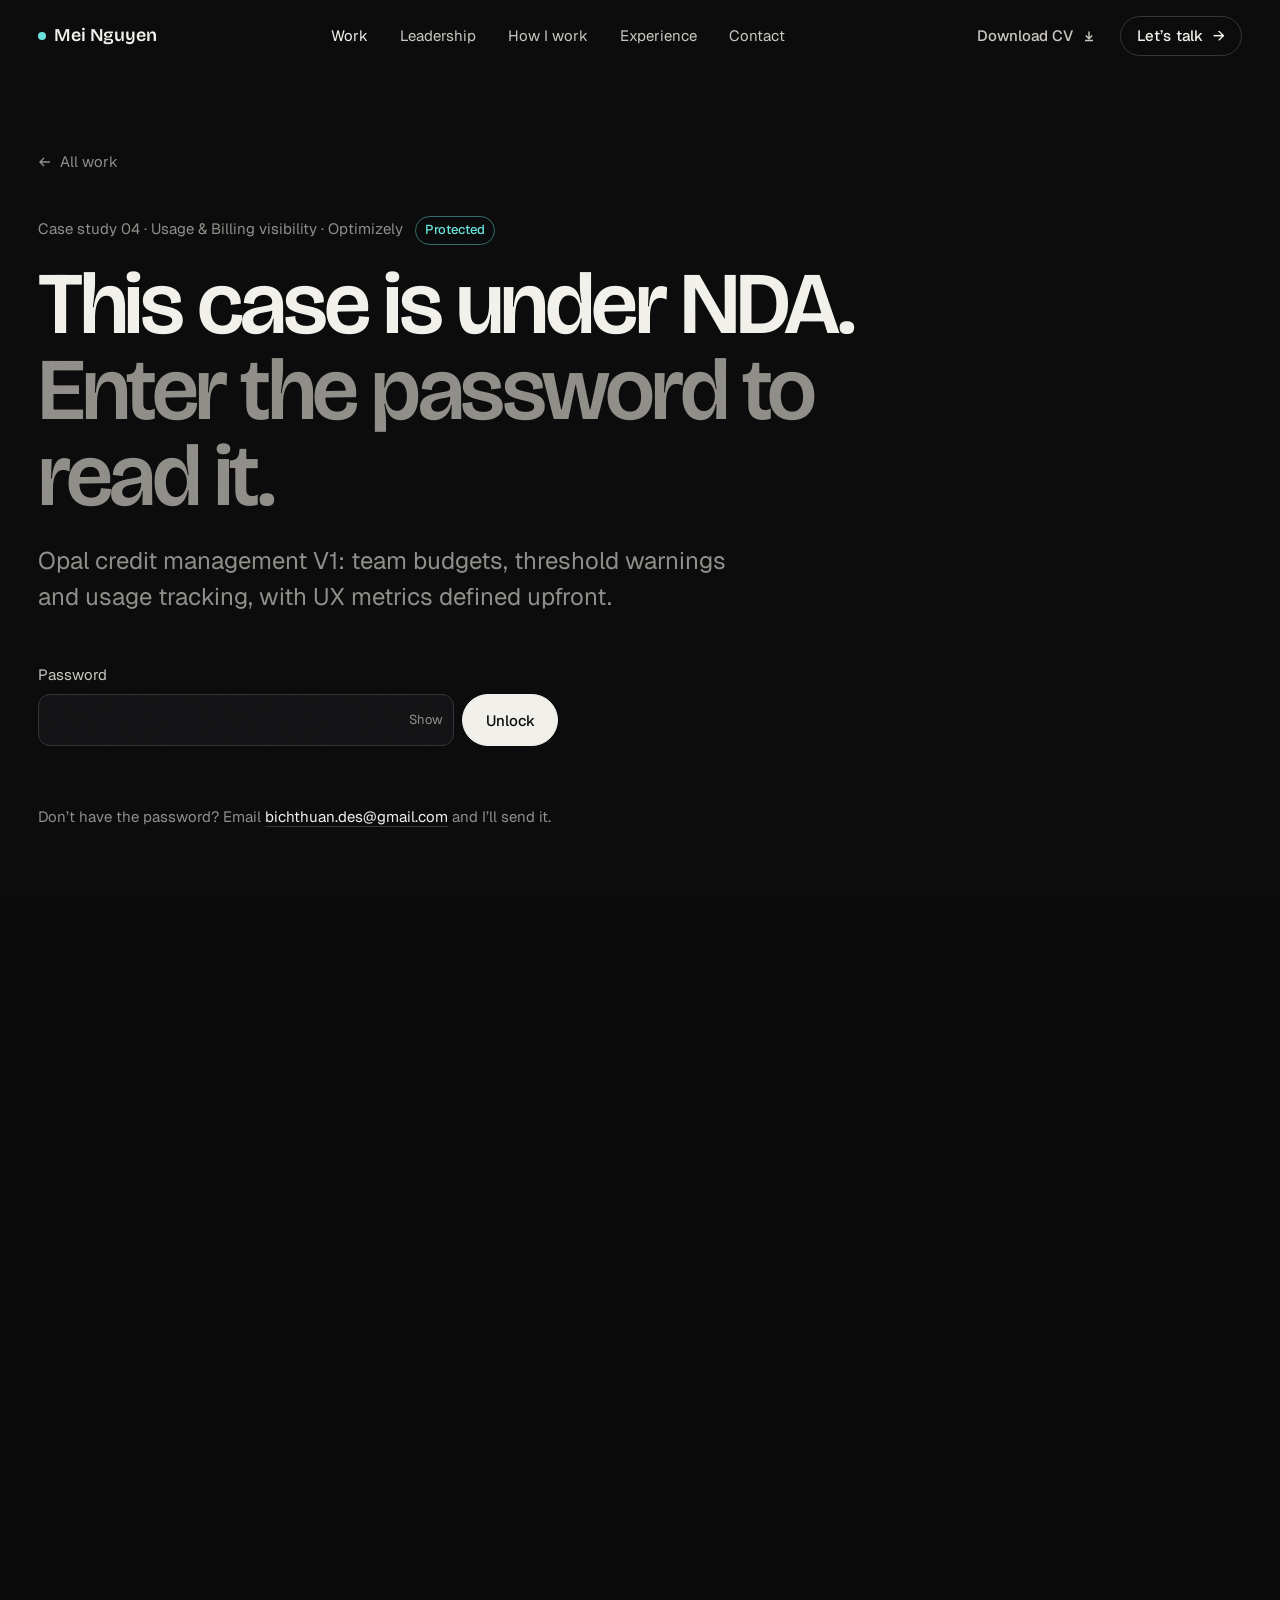
<file: work/usage-billing-visibility.html>
<!doctype html>
<html lang="en" class="js-off">
<head>
  <meta charset="utf-8">
  <meta name="viewport" content="width=device-width, initial-scale=1, viewport-fit=cover">
  <title>Usage &amp; Billing visibility: Opal credit management V1 — Mei Nguyen</title>
  <meta name="description" content="A password-protected case study about team credit budgets and threshold warnings in Admin Center and Opal. Under NDA.">
  <meta name="robots" content="noindex">
  <meta name="theme-color" content="#0b0b0c">
  <link rel="icon" href="data:image/svg+xml,<svg xmlns='http://www.w3.org/2000/svg' viewBox='0 0 64 64'><rect width='64' height='64' rx='14' fill='%230b0b0c'/><circle cx='32' cy='32' r='9' fill='%2369E2D9'/></svg>">
  <link rel="preconnect" href="https://fonts.googleapis.com">
  <link rel="preconnect" href="https://fonts.gstatic.com" crossorigin>
  <link rel="stylesheet" href="https://fonts.googleapis.com/css2?family=Bricolage+Grotesque:opsz,wght@12..96,400..700&family=Geist:wght@300..700&family=Newsreader:ital,opsz,wght@0,6..72,300..600;1,6..72,300..600&display=swap">
  <link rel="stylesheet" href="../assets/css/main.css">
  <link rel="stylesheet" href="../assets/css/cases.css">
  <!-- Microsoft Clarity -->
  <script type="text/javascript">
    (function(c,l,a,r,i,t,y){
        c[a]=c[a]||function(){(c[a].q=c[a].q||[]).push(arguments)};
        t=l.createElement(r);t.async=1;t.src="https://www.clarity.ms/tag/"+i;
        y=l.getElementsByTagName(r)[0];y.parentNode.insertBefore(t,y);
    })(window, document, "clarity", "script", "z0qmsnhgtd");
  </script>
</head>
<body>
  <a class="skip-link" href="#main">Skip to content</a>
  <div class="progress" aria-hidden="true"></div>

  <header class="nav" role="banner">
    <div class="wrap nav__inner">
      <a class="brand" href="/" aria-label="Mei Nguyen, home"><span class="brand__dot" aria-hidden="true"></span>Mei Nguyen</a>
      <nav aria-label="Primary">
        <ul class="nav__links" id="nav-links">
          <li><a href="/work/" aria-current="page">Work</a></li>
          <li><a href="/leadership/">Leadership</a></li>
          <li><a href="/#how">How I work</a></li>
          <li><a href="/#experience">Experience</a></li>
          <li><a href="/#contact">Contact</a></li>
          <li class="nav__mobile-only"><a href="../assets/docs/Thuan-Nguyen-Sr-Product-Designer-CV-2026-10.pdf" target="_blank" rel="noopener">Download CV <span class="sr-only">(PDF, opens in new tab)</span></a></li>
        </ul>
      </nav>
      <div class="nav__actions">
        <a class="btn btn--sm btn--ghost" href="../assets/docs/Thuan-Nguyen-Sr-Product-Designer-CV-2026-10.pdf" target="_blank" rel="noopener">Download CV <svg width="12" height="12" viewBox="0 0 12 12" aria-hidden="true"><path d="M6 1.5v7M2.8 5.5 6 8.7l3.2-3.2M2 10.5h8" fill="none" stroke="currentColor" stroke-width="1.4"/></svg><span class="sr-only">(PDF, opens in new tab)</span></a>
        <a class="btn btn--sm" href="/#contact">Let’s talk <span class="arrow" aria-hidden="true">→</span></a>
      </div>
      <button class="nav__menu-btn" aria-controls="nav-links" aria-expanded="false" aria-label="Open menu"><span></span></button>
    </div>
  </header>

  <div class="page">
  <main id="main" data-article data-protected>
    <section class="gate wrap" aria-labelledby="gate-title">
      <a class="back" href="/work/"><svg width="14" height="14" viewBox="0 0 14 14" aria-hidden="true"><path d="M12 7H2M6 3 2 7l4 4" fill="none" stroke="currentColor" stroke-width="1.4"/></svg>All work</a>
      <p class="cs-kicker">Case study 04 · Usage &amp; Billing visibility · Optimizely <span class="lock-tag" style="transform:none">Protected</span></p>
      <h1 class="gate__title" id="gate-title">This case is under NDA. <span class="muted">Enter the password to read it.</span></h1>
      <p class="gate__lead">Opal credit management V1: team budgets, threshold warnings and usage tracking, with UX metrics defined upfront.</p>
      <form class="gate__form" id="gate-form" novalidate>
        <label for="gate-password">Password</label>
        <div class="gate__row">
          <div class="gate__field">
            <input class="gate__input" id="gate-password" name="password" type="password" autocomplete="off" autocapitalize="off" spellcheck="false" required aria-describedby="gate-error gate-note">
            <button class="gate__toggle" id="gate-toggle" type="button" aria-pressed="false" aria-label="Show password">Show</button>
          </div>
          <button class="btn btn--primary gate__btn" id="gate-submit" type="submit">Unlock</button>
        </div>
        <p class="gate__error" id="gate-error" role="alert"></p>
      </form>
      <p class="gate__note" id="gate-note">Don’t have the password? Email <a href="mailto:bichthuan.des@gmail.com?subject=Usage%20and%20Billing%20case%20study%20access">bichthuan.des@gmail.com</a> and I’ll send it.</p>
    </section>
  </main>
  </div>

  <footer class="footer" aria-labelledby="footer-title">
    <h2 id="footer-title" class="sr-only">Footer</h2>
    <div class="wrap">
      <div class="footer__top">
        <div><h2>Navigate</h2><ul><li><a href="/work/">Work</a></li><li><a href="/leadership/">Leadership</a></li><li><a href="/#how">How I work</a></li><li><a href="/#experience">Experience</a></li></ul></div>
        <div><h2>Case studies</h2><ul><li><a href="research-os.html">Research OS</a></li><li><a href="trueprofit.html">TrueProfit</a></li><li><a href="vieclam24h.html">Vieclam24h</a></li><li><a href="usage-billing-visibility.html" aria-current="page">Usage &amp; Billing visibility</a></li><li><a href="payme.html">PayME</a></li><li><a href="self-service-revenue.html">Self-service revenue</a></li><li><a href="admin-center-blueprint.html">Admin Center Blueprint</a></li><li><a href="virtual-teammates.html">Virtual Teammates</a></li><li><a href="bewell.html">Bewell</a></li></ul></div>
        <div><h2>Connect</h2><ul><li><a href="mailto:bichthuan.des@gmail.com">Email</a></li><li><a href="https://www.linkedin.com/in/thuan-nguyen-prd" target="_blank" rel="noopener">LinkedIn</a></li><li><a href="../assets/docs/Thuan-Nguyen-Sr-Product-Designer-CV-2026-10.pdf" target="_blank" rel="noopener">CV (PDF)</a></li></ul></div>
        <div><h2>Local time</h2><p data-clock>Ho Chi Minh City</p></div>
      </div>
      <div class="footer__mark-wrap" aria-hidden="true">
        <div class="footer__mark"><span>M</span><span>e</span><span>i</span><span>&nbsp;</span><span>N</span><span>g</span><span>u</span><span>y</span><span>e</span><span>n</span></div>
      </div>
      <div class="footer__bottom">
        <span>© 2026 Thuan (Mei) Nguyen. Designed and coded with AI.</span>
        <a href="#main" data-top>Back to top ↑</a>
      </div>
    </div>
  </footer>

  <div class="toast" role="status" aria-live="polite"></div>
  <script type="application/json" id="protected-payload">{"v": 1, "iter": 600000, "salt": "diAj3lDtZOjK+sVcSh+uCQ==", "iv": "drRK1eeUE18r4GV3", "ct": "W6CarFdF1H1ZpKEqW7vcWeEP4vH41zWZuQ5qDJUrc12ROxtsuZfH0krqEDg6apgJcLU9wbg3jclIkCqztkKFi4nPwPvdqQ6MmWZOE7cBJM9/zv27+qhEhVF4q4xBET7LzBA/+WhVlk/2R9Bn1GJi53XkA1zRze8gSQMmY0z1m4wMcE9OQ23gIi8ahcfXR3vDr4g6Njhnz2hNFOmHyWGpUzxrC0MRTry0sExWihwGzXmoM/nBSvpviBswawjWiQmtf2J66+emfDW00LL26WUjFR/kb2iOtGJnrX+1JfOpxuWz3BrPfoBF7z9shpApHzfGx68vDzxxhi8Amwdgvfs1UQ1OEmS3ZthFEo3gD3B/SziWt8uHkaUlTiGbX7yMhnEH4iLCMYzpWucPyOPuO3Sf/SNCj4zfOqT4ezOPHpYiAPiqe+x19F+jaTZfAnXRt5NEMJDdFr8XAHyw9GarRs6aHr5HMRjjH2hT3a8M6KWYkm7PWVDbAwyaIQUFnmZ2uDv3A08c6cPf82buF+CkMjFoEcZLDXSZ4ivYx1d6e4VAhHgxW9F2JFcQr/bDVZ0i3bUL9YPQJ6QHP8DIeajtLybeTPd27TEJmponRShEx8e87rNK5v+1vt5sAcAmFbgrcEM2IFbT04KiqNwBODHOLv4zRycb/htR0wD7fsJfm878V9FXYbEM4WDNfHhX9VEtJJhbxaHiBynICtm/[base64]/ZnYgeAosNeEtNk1q07f9M2tXqc80R2IztFOhPTFl1Bcj/DuyybhnAkunAMW1+W5hckGE9hd0KYoJ+qwc/vprCPiICypstWTiLI/0pd9Sm9fu55IH0xuQFpezy65Bpas99AYOoh8T/P+hvYC7/P636byKGvPqr5CWF2B7HBUiDfbTzTwdHoAOWUjtS4Pm/uk2z6IR+ih3IsMmwnwwa/PpFz60N695z4fBeCK55gDhqWu15dN/yYosHy6YjpExfJo/PgtBYxg/BSo8z+p/Dpxe2z7jwdwXWHlsxLm9oPkYJirEcQJvLe0NSM+uKjf+91KK9zKh8C/5yxkQDIQ5QD1pDGCKwDzcCZRWOR/YYfkJHLw3YAp+7qe8NgqMX5AJ26KeUgCFUITC5qxS/LtaHalt0lKMkv2cWXZ9sqHOqGJYpXH7lLT2difENs1/WaUujQ6BfGU8fd3E0ICMZUhuX1RuD+jKyQ3aUKA3YUqenWSG6g2KMlSk/fsLySBaScDg5rL2bh/3Rxc7t1Z2NMwHSaR7q7mORvz9Aaf52WdLtMyI7u64Tc3PCpgssuwp58oqypga3VvzQPp4ZvMFOFW44eroGO6TRJoW0/YJUvtA9YYPPI/jwr5n8VTINC4qHZCqKxQ8l+3Jv4YsLI2DgH9TvSMj1mvIDCuq5/++Iusgl+L9BYUHMhXgM+O4sgrMxXHbr3FLGaoU1N4QVNnfQFMVhvmB8hNF5HMKgqZHlSFKRIzWdApZ7wLX5/KOBuRj6E47FAMZEvnRCiq6gskN3dQl582Y/Lb37WjZeVgU9IcHdcyP9RnBawgX7rum08K0ItfImX6N/Th5VH/PauWpZIavmMGdOb5MxQGiU9fPL0zItolv8dfWiFJIOhfS1WTZ/oa9/L+yS5Sn+l5eXiQ2PWM0cpTXUWxDkyjCUrOsoWfpvYF7v6h9J4bt1xqIAVdHwAFtvnLwRnpkiVeDbwKrl1FjY2vgQCrPPvpu2OzGzNKTINAaAKaCnfcdp8PsYBhfCpe6/9wUzgOgbccp+oMJ88HqzGznaOmfu7JqIJFxtGlMge/GOdqSEwRkAJ6ttKo/eUTdi25aemGRElrFkxnEDxQ/SCXqqlynBqdu3RPwImVA2N+UCHXI7o70urFc2OHFXjfJHFOHDS0JLzEPpioWKutRDDExJ7QBjMhEJE+xociP4HB85mXARp5cpkCaIrYAI9lBUWyxjTZku3Af9aTNzLbDojMoBcEjaDPBOh6BNCKY/b61IQGl+3a6U68F3DrauZJ5/wLWwxa0IX9wfcKwy9eFOlA0afHZw6YpYciDIfWXXcK2TJYA2QRNfFMVyjoIqoojvahnRnoYYWemFTEzDff9tvn1iBl69NYqdKQZebjvzuKNlR8fLNbjM6iFiUPbAsKx7RWmiz/5q7xn98Ib18S5yZg/4S6wlMeTnNyJWbKRANb+qkTqMZee8Af+Dukx33qc8pgA48Iexyc9TIf6cnqGOM96KuVln2QFCEtTtN6HyJjhxaDrr0Oi7A8B0eTur57OOQtg8mCZq4R+erIciZ6nTspfhDy3oucoV9r9Z5Oj+ItSlmBIsUyk393uGgdert8UD1T/RUb8CBmiLjtJXNFHgyDPSJYpGE2DxVBeuxRSpYwLJBQ+Me/iVA4OclIlq08M7r0G1VtxvTkiTxAWKvic9SwF9Pw7ktQqxILsMO6633Pvi6SRiHE9RweX20kU2r6X7lKKFNTsooTQkXIzSJHylQB/bwm1Ox/oGIiyY45NRST2NHDN26ItnIWNkgPTTM/gTiYebVy7kzJbPwyyqvbuUgH0GV11FdaL1ivw4AlpkZW2hL/ISHliCosx/eI+n5EecAZaay/nzQKbV14eTYsVJ2gg1cLKeX9Bg0fmwHUmVNpPp8Jzmf/guuj3zKN/+63JwUGVyh3bE4sYBI9TbTgOOmMvpKwxy9fJshQCeRanbYR4JGfUfzeZsJIfkXsZ8QhxIYmPIH4KKpgzDX5/5ZpE0ADd/B6FttPSEMonirKbwJZsk8oNkL0kwXZxO4B/n04KRWYaO37q5PsdyBuLbRtcw3arSLgtXp/[base64]/+w3cqKTn1H8+WOfxf8bwz+aJOeKP1Cs5300pQp7UWIf4xLsn0cdKEHZ35DIlqawQFMQ+4/DHjy3K2ChhdfzUbhum0AK/uxtp9bF1sf//vaO8XZmu3EHnrv85wfnkfF07zWGTUy9OaojS3XVNsNPYO99jyiyem8w8GDqHBKnsIsKtrUo9ka8nCJlDNMX0U0ZmiIfFEwxtPioe2pYYpbbmAkrQ/v8UGmse6xp7MzeDfGQKPdIuJBs53/pFS7jfjhM4FoFmbc4YEPHcf/z9CtQD75FecRsrN3VhwgO9fkCY9tDnS+vrXnyrsEc3ZuhnTADcKvYCNK6ttHfSePzlJho7ckfq9v3TeGyqFGx4q4Fz2j3kPsrPRDHNxShF+Jg3SQitOY3U9Ra+4HTUnAskqG/ANa1p14Z9XVYNViunPP9Ve/7bgrN/g0vi9rKz6NRk9EbMBKNCLwmWwlLiChH3FdvrWl+Xvrv2SeRPVSM+ST+XuLcRlARWxp02oN4AvU8ngjpFsywiLQBb4ca1PeQw+dqVrOOYPKFUf2Db/qmbOXsVR4/HpaZ9TkmRmV1NmYjUHqTjk+qJl+Z3DoPou5tHV/[base64]//QcVgXhRcG9oGsZn1tgQhyKT7XEhlr1xCPaL9toAyV5h5SlGnc5/Bdqhp5neD7TyxN3vrFUr2Cm42EoYp/k+3SKQlC6WvJ2DvzNaPuaoO6JCryOUSiZvVjAJrZpVETLEjfva6nsHl1Ht0zszZFw9/09gODjfXO6A+em69K7awbwmejRjnZqaiNTgZL9muW6GjOoPLwvevJyBvJ7UoTa4HtKaGdN6MciOxkn1aVkYKpyweNpx6BqYYCqq9T8KpYCavoIF24bbbiG/3j420/IdgiMSWntkrcpk747I3nSnUyWu+E/IF66UyYG1aPZXl2xuENu91loyUtIbP/Q2YI+eu9HgVXiqDDoiUVEOQasO6y8Cn2KmjrAO0y4ad8+D84iM/bd2ajvlDENUtkGW9FltJIo/xvywM5Hthq9pEH3ccBpCvnsv1k/ChqwywWtbYlv7ISUbkadKr68sfLsaNpRDdNThd8bnnll+D+/T3CxG9oZrP5v54XMe9MT/0W0H99E/xQn5ZuL+Y26aYQc2x1Fi19Y2dPkURsF76vCRXA5MsEsjeADUOqP2ppgS+PkEdOGoBBBzYfMMftNvbH1KsswNnzEzVqysMjeYrKfPRe3oakdY0vI7pCowu/oruBILooC9L9YW4BLHH/JeYe+h5XNT/MRreK/19CvLWyUUMwZhMykCnmcVc6T3y/aAdg5OssJSjHksY5Y1B8jqfmnnsELcyDmYVbnv5a1xlMApzXlZz0pNhGa0w11dbGPXpdNsq/7GhJEUdZHUpkBIuLFYJ19LPIlZEweTmhgXjBxdLtraFRDFDZ5mRxgSqrWdUNEdoNJb5EPzH7XQWV2u9+qH9girSG7wl3QwMySY/UoVXrexiMBlGKnJn280Ey4M5tAhwRwTY05H/[base64]/b6UDFzqU/llvQN/R3rOYACs10HxkQRoxnt+lWhWu+egH7beGJQ9O9tiXBsMyoVRzVtHEQ83x8UEgYKJj3QYzyNByzjeGl/Ovn6U0xE+3///8jmWF2yDvueXNP6mtNgWnt+g4ulGixSUeRx0vlY+/9CBz8GDPi8C8tGrGkKSoxkAfGZVteQD9aSZ5RGx+HgV5qEglsXCbxkDXMgIh0bC4743gOE5BCE0e92AwcEK9Qr7mAtS978Q2PxKMhxhsBl/[base64]/[base64]/SzkFi71MIdstxhu9YWIkKt74GAUe1yynPnHbrudO6Pnsv9EneMiIrvEGjWtecN1EXMyfMfU4KKyVQdWyOcNv88oNjtdCOi7ygSG9TmbOvmrpNcWLhc3bx+e8GZ/SDdiyEFas5DLOTBgALpbYYdiVK/GkFo2Wgt8elI+82MauGuLAN49U7oJzOyRSojiV/BoIRr3AfozDzTi4N1RCUNwX3YeNlJUVJrCZRfsEUNKEOWWkB/X/OFLacruGC5T0HmEbYp00grlVE3f9KBU3LNWI8aFEUOdC98w8zechGzvCCEZwwq3Kp4YdlfNWrjuQ/cepEN2UBSHrnKJOzL5vAGrleT6b92VIvpf3+IbxVSZh3twtOCqVRueC0GwvmR/yhx7ZTJTjO7vt3E8bb+NWnT4iwtxJk26hBV3pn+V0GLppbBti9LF6cPO1MlFnXRqX2PNXIODJP2p/tXF2SHip17JRaGGZBcvSbjoFaRNAmV1jeAuaN3jOIFOvLHv58HxM25vYjCwvOKJiqFQR7mgxmVmX11AzAAVriWwFabFecuhyj4+ZYnyxIJQoP/[base64]/5naj0vXj8c9XC8sXWEZhGlJD7+wPallnH6sprwsQAXta2caHAT87GYNg2ZUZjIq9gy2Tpa8DUwjOCLW660GrHWaL3sz1gKzpK129DwSpZduPULwASPWdpB0f8WhVzw/UDULZfhzToHNR9KGpockuMeAaf3NVT5EWibPylZVqiO+QNRiTwa/0OLFWwGwV8FkwMpCA2M2rNRm+eQHGRg0hT2w0yjZH9k0JjkaNfT9XV9/zGMmgHvngm6oKPmoTXyw1+xLUOUvskK4VVVKEw94PHOE3GGIuP2MKkTpuc2IvD/9fcAJgB2YEaf13qe4UjMClBQoCjiRq+EmAYbwSvYvPDV/Pb54nt+sHskrxMVh4eK/QSoYyw5c+efRj7WcAtnuV6WxwQ285JhRAUDhDLrJhiRZWkbGkPr8vkN1FyxRr527Cf4Tj3qz59NmeV6L5TjOPeZoMvLwbnDsAsMfgQsufzGF5zdgZKogJCPpJR6qIIRv6mCTPOF9B3GLHm49tzISn/ksu3JUQQWWAfCvvHbwPLmjpQO+t/yp90cbraBB0+ZevVfyNwVtFBeQnGMQZvFowX2AmEHZ6aMyN1hVdvIT9724qqp3+i3ZJGZDcSBWinxcgl96OWIwssLlEPulclLnNsMM4hts3QtOBW0ifTdVxcsW9RF9J7XpN7mKTWZ2JseooHiI/zn5wrJK0VzkuYJMceNnW35zDJvYz0XJz9FALy77sVDuKvJLJzpCVtn9AhnKxGqneF0eTzmVxkvWvLVc2NoaY+1cXVlio5jpkYbCUgFmwOfF+DNTzUelfOhPD7LrBdNFRyQci4FS/H2GoICBTSKBAo5ayDULBzpqI+dRUwC8L6ed1vAfFuypmtSwppVIRKxc3vOZncLpRPn/xYTt9sp6tyYHLUmUiAzu1+DNIN+StgDjrlIbTkgI0umZV14tP8pWNTD6ODG5CxhH34uECdKw+Yf4oDaD72TJuYyN6MCA+6PYp+8A0BF3i3PIalaNaoFx0vjO/tNparb2tMo5EfwAtO7GQN2++EROEyFr6HrE5HAqZxnejkQ54yDd46a3nzk9zylWxZWDipTpG1Aw0iiHAKaho7rLCdxvwlAqlFH8Zoleeiykkc3JiEEr7HKrdUguZr0ldtR/PzM8Uri4+PNEX+eaoz7+t61eBao+A5np/OoCdAEd5gH27KoGJ/GgdJRPQ+l0Nbop6UJQLsYbvqc0bqZFSUopLBX1lfxfNab9/nJSD6NqkTKqFEOEuOKetP/[base64]/sW3dHvMWeQ70x4yyVIQLawS4nyg8maNLF5hCWEYQYiPJBLVJgoBzxwiMInt2429JUvprTQdseFud85CuNYdvUazgYgQ5xf16+L374eMDRlz9msP8CtMjGhq8NZfe9dJKj2hndLBfnuHQwmWTodyOQj66M+oCOQDCdSVqjUlBYanOWyy4v/+oI8Eb8P7+j/tc203c0OumCxwPnp2VqBh42FwS3faUoKgI6xxsyG1S8TxYF5AW4B7H+bCYNN7019ZXRojORHKi/6LWCYpCZYg8F8R7gEgEL/i+TfnqcxPW5Mfc+rcoEWB4lLnJyQIZYXw+HitxWcC9lea5ONCdchEJ0JvHdSwJKs4wlWpjL2edjSwbgBeNYkIrdpYzIUHKiI1joff8JP2P63mlAkzyluIwqw5rMgZ/IuXAw/BML9K2huOQjVVPl+qmtgGZnP1POoIglwiNEvT6f9HAyAz6fW5OjxAdkTMZeFWOINWGKh4xjrd3nB2WkJTW71KzqLLTcDoS0mkAPpUbjh5gHWpJ/DK1GU9EePOAfn7lry8Q2h3iYKgaQ1EsXhiNd7R6DfPZGw+a9xV+1JW5rVPawiSpEpbCHALolMGVBqn1nh6y5R9+F320pVlFf9NeVJoG5L8enBRyd4hN/q6pe7b27wLV4R9htIzngZLR1jyYKUrVuYum3dPyMyAKGqZ69En97AGgdZcH13TKsNXc1LTP2rhhjzZoe7ntLEqbwJeL+bCM1QLEK9uKPTTRXvD4VYTOXF0eNAPzfc/Girp5IgOmF02xxHJ2YdiCTrNDaW7/QXC5liPAVN8xbvuw4WVOkCUxQG3fe8/DZOqXhdrN1lWpr4gHxzBMw2kL8sUkgda/[base64]/eczLpHsQk1yABMr7NVj174YGIENogq/QkPv9dxEYQWd6udv6dD1TEf9r7ODXP7skXIF3sp4nxWTYU0tGhVbxBnJjlf8SKbT2bhgz3savcYyaWUGMemvnvESxmCbBbXfzHLY55KuWmld1x9/YtKFpLW0IL6+gjbrgLbGYAN1mNf3uqZdLIenqbQc8/eR5oXCLjDY3pjYtJo7uWtA0lk9vT26oOHe1tFNKQt95rTQTZWWXjjSTwevIixl7i6phCzeWXoPuCgmwBAl2PWit88vAnyMqq7ChQTZxB6BaEsq1tS1Bwtf5B2qcQjnvJ6N9gHuK00x96RWDlOgCVm8LuG03I8lG5QtAz6MmhNWyqn3rYhnWdYdT+kF1RKfEuRrDSWUS/CqB9mli6jPggrDJl3j/VvphyJnlFT+mB4TOESpknPuNBbqZc/EreBP2vxQ9wfQViLfe2cZcjHQAX21tCgZKdyYrGy7S/1fpFe+psvC4K8s66gzvCyF/KzBgZrUomUL9KAm2CqG2f9FXi6+L4MWlE7oFK7ErtvA48yi2RVqAdW40Dk2pBw1pM8MSOJAbOKnZjlCbH0q+vTAbfW6LqAhKFqakDv1a+bdp7ik6fNW6K/MBS9IPgCVHO0dfTZ97DeFtv2LsQGui9ZQ93V3fCUkZFTJB/rtW9QYMrI+LTGipEDGFrbpu6Ir2yz2mWn5ASFPOcGEkobcDcyTWu9WxNNH72AkqJDvdZhzRAKlk7stRLK51MbjtFvS3QU2/vc6tvTrgRy/7ZUPi60HZgGEaF3KDJvz2zTXK2uHP6YX2mYUynLsMspI8E/8dMuZ2q+aBRPgbynQDGlwzOlVKO/XOgw23Tg00G9rmYQ+ooFQ43ayM3IOCcdjXHa6OU4u99hzOcaCPbAZ4SfzRjiwnHu1q7+PbvFN72GG4coPr72+Ak0bikE/Doa3xTXbhsX6f1ZLlgsdcJFMkPqlHNLIUWQOTO6Uo3enya06nzOgyldou1bpNvOI/aPnVu/wpLfrSYEy5Ney1iLp/Pzm9wN8/[base64]/VhZcV0izF4Zcx8MnRxbILRRKHjrOUeMdtBR7C17TgAxmv8foHxAIaDdKEQHCac+qGHksAzUL4hGNpuidVeLTDiSRm7lySgVzZrYo3cEbHFHfxEzjrUJA/VqubFbWtcNS5TD6c7zykCifSWgC33DwPtGq6Ju0Vpza/JdQFd5YpsUrrQSbo71ELH5G61dykuoR/NERPbbR4EfiyWmNmTatZ2yEuyk2o17+Voi6l0Igd2qgBU0A6Jx8MnkAXmpGurnQIQWRA5VpZbK4bvs4E6Z0sHLQFXOlTSZ4GM/pCY5vfuX8KZft4aHANy3BefLs07hNHDrbMFKfeWeNwx3dm68FlAez2M2GTIUltozOCK7qCjieM32CdynMligQ9QyZZKPzaqHOxIeOwWytcJNNYh8IOobSKF/EEyaT9PKi0QeCwGAczGifTqfnr62IZ+lNayNxlwwQGbBeyXKBgO5Awb63qTyI0t9sYADIG6pz/aDPyXmrTytir/E190EdlyalCl+zpqRb6mCG/meuDB1ppcbkIzt7kwvCEKx0aKjBXfYCcHNIWN91pnZyqnbe0MyIqSOxUnwzXbTt7ZdbG80NsiB8Ix9Z06yFDURNhOUJ97yQs996se5lMo7BqxUOsSV6/MNJfjfYk0kdqczwx2wPQP/GoagD3pMV/zmV7Fp/KRnyR+65exwb0VXk2nI/MXGtihKDoLzahWmy7WACjPTd17GKoiZwxA/gTR4Rn+v4MDyNxoXEsrQTCNUylMm0569SR8Ey0HtU2oh0tqtn3zXKA5WcSQGoSa4adKE6H0KnwELExU2EbMfBceCf4RF3KW1MB06iU82ShoAxuIzCxyti/ZDuSGNZAJQYn8PXxzeiPoEzTe9bI5dqVByTjSp8yShsxs1CFwgR69L38dp9vwzzwdRanCgP0zKDDMwStgFjvYEnwloy7C9XLcYeNe8/5T6c0J8vmxXn0z2s22kjMW6fS4gjeVePgbLCCHYQGnBk4/Y6kgil8CBiCKJzEBNkomqQ9X9TKuRmyOch8S0TtsgiczXYiMaL3sMGxrcFaWDqfe+a2rTQJDGEoYes6qOS/9vtn76SgwgK5WZLlMproKCsdMECM9bquE94EJJJ7K3EBR6WXPfZQ+w+5LjbzH8P5YsY/[base64]/dTnOFSzwZ+kSmt6lS0RlaOB6RQMHL/IOcyWsj2Tm6teaFZg8YvgrmZOwGY6IGZPfhIa75X8IcjAaVW1YCV20+dOkYfOnaG/w+pc+8i6UB2yDpR2yjYBL43QqCL55dNBCeXEfVW71F8baUnTEMkEocxMyhir+J3wrlfKoz/6P/jGJ3zUGOuaeuZ75ATzIrYgk5lPCRr1sFPslLolKxosbLwOnBpstAmkqCdtPZNbUcJO9GCjpRVESsKb9xmRlxVvtQw0IKVSLSs8VGw1jyPOZE70N1OvTDJnlRYVHRAknzr0NvEugUnm3MxZjNH9mLLOFzZtvwWyuI4bHBVLY7hhq85aFY8JOb+6GkMXq0PlBjUbg89/fPYQ4PARZh/P8qgpDYTgMJPYlLSMfsJ2mNOQqVetsQ+AJZ3y+RYmx3JUuKEOlUR0LiTfMdKD221kPaAw71rLNfWMpyKzdAao/cv3Cf4+n+ct83mNWS1M7ZSUXBl+MqQTmmTmUraCXzNVEw636CWHIJitjEDuqtjYXwmBE9Ao7kEbWvdJ2hUbKM43F5Nsg1U6mhgZjF4COQuex3q2SHLQn+xJ/VyIK0He7DAdnRh73rhxA2ywaLMfdMqhyuk+FpaL4JbUkeVaSnIknhXrzAgTRAMnkyrs7pK79zEYHOinA7gXGBW+Gt0JZeYYEmOk/K3BaCnaJCKM6FYw4pThNLv8Ux1QT7Afw9sMEBI2umk22e8eftTqTU6roD7f/2iIJkhJfxc/DgbM3DmvbQ4cCuuISQWIFePQpxqUUMff7/bZFD8dzdqMbk+3s6tzc97dx5slRB6d5UL3FGHSU4WssWiBx/Pz95rQ9fK54MYAlrFVQfcGEk8erUajG9EE3a4cdW8W399Lxk2e2pMfG496oWsqDtrVC/GsydkZfooGRqk8R+kWRuchYmQDt8Wa0BaoUQU/OblkH2nuxsubzrYmtQpNkuFO2tzxI+cea1TTSp+Tt6JWo6GDXK57/jn/pua6DwtDeyQi/DMtHSL4DF3EUfNBWkV5XEbxETgKW2rWXqIjSv1g3NpORUKItFQ13lPSSZgmY6mkS4DABFwyUHoZeanTQYHPMqorcbuEJyD3SGO7Uy9zUszlCjDgFf0x3zdNj3bmuLqX840ztiPQALZBfxDdPEzd/hAUNAjArZMjWDyUtrawUJU+zRKJ0ZNoY6bpM1V1llA8GOjq5Bc/wdOAD8TS1MXGb9xmpyj7T38Q1ipDqHX0r/vnQUC915WxfyoPOSpG0iS36sDVIoIHBXHIn8x6a3X922wVUg//dVZjZj7vHUWU4yHDsXDUIILbTTnAE2sdrKbQCyREOKKd0XZjSq99mCxEYoPusnB418QMA+IDusXmpqBiWhPRII3Q5GpVFurb2wSAI/ScXSPJtubY0fMRUKlAeXp8tcK81vEqfURVTiCNS6gD/OgLwxQw1L7zGBWO7EwnaZhKpiZQcx/f7+Nok3+ZteEdJrUv6rclRWEW3iuP30wF1fkywtATC/we2JrWYaIN/IpO4xRhLm/23NqCu+fgsUICgMvKz1uypVTR93RqTuMkARdrzKXYaeQUORcERuInL/AcpWwRRookkQGaCO3YEvZHXNLfxDP+k7iCKSkc8v6kSVzR9Ziwh284Ny8aWPtQ8Jx5qO+XAh7dSLoRGswNMgcrcaZgWIva2+Vud1flC5QyL892JtahonHH3LFG8GyJCXE/RvSwJqJuxQn31xuCoQ+SiXBTApV3NI/FZlZvcEu1MAxI5mTrMsHWQd5RsioErCIARnTSUBlZJQgSXIZoIEssPXg3sQgeWT8CtYem3xZezwXSMW6iOdNsWGPUNwM2JTxuybTnl04yowblBx4Iay0hZ4QIXvzqX4lwiusA5TXHb8YKN2/[base64]/e3K7rXVE+tu3R4Ue/CKX3t6lW5/VsTM1a6LkNu5SgE/JC2Jbjvgw2bCDDNDdnxr5EAX/tc237+xW4Kd12zWuEkv1WwfC2vCMzBCjcND/npeQ/Cj4iRBG4ZqsnsV9sg1ycY/rQN4k2TpZ6AHF3aJ1wOM+eh/qYKSM2eKVLIw4sTXtG1C0OoMQCyd1ltTf2XRBgkzFbniXujKVC2xkse3owkQXANOUmEfU2t0/dzFxdcIc4H6Ibvuv6KeVW2MlFpJmmqhEiMXSHQPHFMmouE0hAjmtDL52P37smRsLXxUiHczLgcnUe4xqxxWrAddDH6FwRiAkeHzY+Oj23g9/Ub5S3oHchyVo0rMKX9J7/99MtPAv9QPQOrAC5UDe1YrWFY7Qt8/6phKY6hNLOlXQNOtzmZB9C3ryzJZqyGTsxuBKPNdGYhQIEskDY++9nAzC6YFbywgYOUa8BoSjj3C0SAxvsjxVkNqHNwLqCLpAKFqPQyu1Om7+AXExM8JyJriysxUySfetdGNFPDCVpswCOHmcGve0pFWT9NZWfujXNVUfWT6TsyAtte5E/hp2v7sCbHdDdvjmpNMKBFDeD2mq5hYhetALNzIWks2Su8PjjiNI9TvXGXVygooOVMtex2+e0AmXZICT9DMum9V2JQhKBN79V0Wb+nj+2ZXYbOZOWYQU+ZWfqd+UV0AY/XXsM89oAliWXCDqA0i/U1GO6/1/RNzfXArbuMElxY0V+X2M6ZkmQfn1lqXmsTTpEhYBVoC6VrySbREFzMtHkCxRAU1xAt3LdMWBF/WFrizqaltkOt/ENox1xO2Fnjc7f4vHRJ0/ikwykjP07gyokKRSXulC+QGXuQ+s3qHvANmkU50BkWw5xO6D7IAEPzj4gha2bJdM/0NSqMZdlkEgnh/vbzyercdDOLCmQ+aXoETLx/P4LAMdfznHRQ1ZzAeBrQfa46C7kAJSNZtER3bHzetu9KAuD/KIheaPT2khdkos0VgbXsF3OO6/0KtYZDIAsKVsD+oZbH+9UlZIXtC/dIYjdN+B/[base64]/L6MtQjfDHX+PI1ULNPOdBLYD/G/BJySITpYDQGiV/+doN8M6ZNbut3iJyz9QI6fsLyGvP/4EZFBp/IL07ZQxKf6yDfLaARB/VwkvUwR5GD27/b6AdKU7W/YNmVl9RYV8gyTMb75gJ3P2QVwTTAdy7NMtTQQsSASfadOEhZrYggan1KjvNcy47bqYZ49y8m9bsZRvQhLNwFR/bGki959zKabE9f/aKgzzJEYFX6h4xbEpC7xblEkarmMQX5VSfc40Qn4QO+bUnU8thOk4Ntbb/X95qi3rj6oT1eFWkZSvtkzd8zuJ6axhUdtsF+MUj7eyxUr/0OQdfS9huiKzD/tNisRuoNVlMlT745HXJNV3+ZMS/J6kYlrI6dbjwqaTaHPy+9OwMCtM7QbpIEaZY+p8PPtTkE5HTr6m8+Iy/oxuIxtSmL47IEdJQmeusGsWjI2rDCxFwXSs1CDesmoiTOnn7z4Vt0s31Xk1jVbpEOKihXwUcJm9D67sfEg/ODNzcj87vmJupapFGF9qcAvmaQxgFnFwaI31NgIiczGG1CZyn6KXzURgt0dJ4VH7o0hekS7gV7/o8j0wHeoln+t+QF12t7//PtG2hY6VReh8Zw2s9samnbpHH34uVucNpaFr1/8CgOAnrJmYaONvyBtR2EDL25XW/VBmeqzKlT9VHax8FK1NujnjTkrxBm3NBswb0DlRHU3aWhTRlLmIFU6J5TdUxIwS4khyo41WIXsB5QK4gLdXXmrzl6dEY91BusR1FllP83NqxY0CmjwNdc1ZcpyFMXMXiiyfXZ7BZGrpBbLA111LSjq5WP0519eadGhyx8L/STcY1vYZMouPxq/2hY0PbExYYm4dbsbVcnVopUlrVmJ6Gz/Xm9+d9ivyBuNrahVl3vh1qvTIHBk2JBSEJO3al6sLWcVDoCvkQGaz0jEjxseWi5xPxVC7u3VeyWn/pfKa80XqhLZgmUfaDJF1ePU5bGTQq6EcwEFZ2bILvQFlk8TJBm3L7asgNpQHHybIpOcyF9lZSHtzgl6PAk3MpdSEbZ2zstGTzaEx49o8HJfBIT1ohzTD33/tIaXk0mNePsoiwBtCyGRT8Zk9l1WcytDPO26LlZOYTf3N7Qb2Vp9G1ufNiQ0TMjAcMbR9MZ5R1e9KO/KpRSbdzUmWNpSfqTHBu4T9GnxKMHidzz1bnR1wkb4ONWEPenOzNSVB5BazIQvcBfcpcixb2iCpGi/[base64]/s86jQjqldKBM9wOU7SrUhditvFifeOTu5kXBCWSOQTMGBUuMGrlAnAONdL6igyeLnOgR4dPUS1aHX8ZYvcXfeePEgpluLBmejWyxCO71vswMqulHA7igxHBYKCjW1NJm53thfZlVxdWU6jKOnUTPk6DrSNegPRH0jaOAxVz7rwPwhPXvjnz3BbnlEGsasW5bQ3/kzXIieZV5WOGV340bI/1x96XTEtdruO06fuEshjwdwnBQeAVnMQcqWYDdMA5tnLsMh+wBe0qISFI4xXihjPU2mzwNrGqnCH255UH621J6QPh8SXAPgdcCK+GCZHESVWe/CpRK0mevY+F+t5YsCh/cTYst3cguh2JcY8RtGD5qioOBlmwdiqRsp31tRawtUh9AQDjLfiB+bWszjf1zkMUV5B3ChY8uUnCy2XjbW/V1BmnQYOdwIyb+mUwj1AVV3Sg8pEzdX2cSueeNGg16X2WQpQZxovCjHdPRvzHLe2GMlZuTrMwm01nExUFz3z1izoVNi37ND3M1L6hRqcbTzT0Pco/xsKmOkWhA9Sv05LAiRDQKeZoH+Ejklm7UhIy1mJOYIhOyKHKxS/lx+0YeS2/XF7N8tE+cQ2dC+mVDfqFNkFFx1BKuK9U2r4KT9H9G509Fr20SFnWDGkLuHazmh3KqAxq9dnEXVvUwyifhmnMPilkdDboA+XCt0YXjtG1atIfKUktf5+IABH9u6IbzOEk/PDHZw99mRHQcQd54DODrbXUifW3gPqz79jBO/tm/E2PhU1nDyOZ+tNfW7x3APy7FCQknKvMX3ARj8hA5jw4ie36PquCs6rX3ieIeAnQRpU3MAQpKN0Kpy8stbeZBFzC8Xq2xZYxlnKaWURIA/hm18IFJkINW5jQ/FZ4UA8A9TuMUTsdeeJBXX3fwXgDazV7PHPWyMF3Qj0Y6uWLu54sOGIImz5O/WJ9IgtJQHowVJPHJoFnbO/tOYfQKLKj6VVHqhFPp7QHWi+9pZL04gqiifFYsBGnjwao9IKhHrhXm8W3p0QHX2WlsiTGe3IeLPTC8dRKaoZ4KRMZaul3Va/iHfaE7y/5r2ojeJCzRE01V2cGkzTZwzEAFc0xM+U17kPQ+p4R+6j2HNfwmwT7n64AQbISOZKFwtFf0q63Bmblusuwl+Z7nRiQD6fPNAXbcofDjIytB/hBWQATnZXykI/tF3nmmF8nyYpoJFbLhmg9DZp+NCfrI+K7hZhvqh/OW35jlin/2n2Uoog4hzp1BCrE6aOVgBZVN6oy1SV6+U1nPNWjf0H3U63ylYFZ3KP3tVcFV05QVzVOWo8Ba4Mbrz6F0l0Lj4RHQAQKw8BFnnMM3lpTzg+6IK/bfu5iQ0eBhOGGWykCJdEph0/peN7J95EsaT8vG/Vw09sZtjBY1oSauNYZQQGkh6d2P0P45baB91nk8lgfbNTDi+heTFgkO/5jF7VUnQ8mkaDEyhZRZqr70x6UmOPa6+7iUzoDtORv6mjUwJVypSbT413oc9dBCTDRldV5SbDJ9XnTPp0vsgV4fDRCk0x6LHavGJnWN9urPqGZu1xdCry5YBQGdnV3/aqmXyO43djdDme0IGxDXveqiP0s6An+1/Vz7pH1MT8JSlBrT0Xg+ySgGemjOQE+oaTV75qT9yeOlYM7Fp/scdfQsU5Fk1xQg+kPQsk1M4yRZSGZxpwbtjJ+wUH3YZlCLiNGml/AP5QQNfYe0vZQnEh/ucNvsI2kEYHYjejOWVILOyd7V16EV1wOMdzLPQG853YgbGUShVACFvn1G/C9+WsXfW4HXnHOuUiWkpvlYNbWl+tuuUlpavUmktnuOzWxklg+N/E62HRkiFQxjvBNEYbYOANE/6PGvT0tjieXPRdc6YN6DAVkBtW85RD8HMkY0wFKK0aH66tC4+QS6R5yQnSH8dzXCFS6sQ6KBSi/W8O1mzkP5dJH/zIYeVCEkJ+w9ozyfRcleVHJYRx6Wpec+MuOwtJpNBQeL9FFb2Kb6kvtR5guakoaH9NIHiuvMoiH/WVosFHKWzf0X7EhsPXqLj503PSqXC8PTEixG+QPvMkKAeU9xwjwkSzJ+Z7e7qIXP4Fa/bmRaYwtCpAxMuQhOLzUYpmngPNzOgX1TMjSfk0bi2s6g6XMK/si5jd50HZuUadSsayfZyqRtAnhAstCvZHghN+Jjnblmy9y6tRyL/mVpi4O+ZNBGGKirMWLNaWh84RMcbdJkhIcQrICidfK+y/Y/CobJBPqm2uphmm/yvJWMBrXhteu917cW4WxJpwDN6rsDSnv8jE3DQTK+NiwQLgmu+xwf0Ui1ba8xQ7dN3YX4jXzMWolXBEKkyjrKQ/Cez7fIFEPS0uQvC686sFGr+G/d0PQswBqw1IB0/XQ7NFjk3MmjJZcaX8rZJcqhb3laNwaiXarqln2wZKLgi8fG03JcZaaQCxlOQKhBitzh4ZDyZl1xlFWWMFUsdDVJaQfWHD5C0n4t5RhPZ0Lp5uprjBv9AARrTFh5q7JRfzthyJVGf4AVeMlFitbQwCLoROpvYDo2OMhGRLAx7w1LlSeT/xPrrylSHo6CY/sdILzeXpgOrCX74e6/oB31zLQ7DCyNc8Wv+v/[base64]/Z1epxFBLirO79JzJfzc0JV/3uPGXevZxpEmKyvs/aAJHNz6T1c/mmHfbSQQXUTlXIMRR3AV0GqCC+Sr4s1rXUwEHsuNjlwJxYW+xuJ8wk+90JZm3ikWcPCptOym8LgVivXMv30+i+SZ5zFIfp/e2wqeCmMCz7mrGYTERB0AQsaE5CDVcwtG7tXWGnW+MPeKI6QULfNtOnIcGnOHWlRwChkglZPgHy+Rgyt0fPuWKLseyt89gqmVVIZqlpPk8xcbFpntdVtvlNbJGCq4MQwDZ7+D4kgD7ZAI/GLiEYxYnz9tEDG19sRuw5VQZsBQNmR/aZBLbgZcJBamGhIk3ELDAJzni5MngWUOBW/+R5OMzaDv8qGfvyGRiM04ZUNixUrbhltZQ8tk0063CfVP2VMayfYtTR5xvw5+qaCeZcXiUtrxZIzk6hKasnXeJfd5SQ1/tLW6WnJ+0Im75/2JHq56HV4nhyiGPhd/MYiib0lBKHVrN7GF7YDwljHj9BoBrkBl7t/9J/iDgUw7P0HilifhQaoz3D1Gw4eRKoHUuEYEGAaR2N0iey4gHJ2kX7VWQlghmzrEGHSLOVD77en63Q2QSJDMHd4LsiJwmrJF/a8tMELao4JQ+jDNMSJMALwaPfweus5y/[base64]/ZcFXacFCmOr40Mt7Ex/JNm5h7x7QPbQEgP/gBf+j6dKnW0tXcHXKMcM2OnbKm+ubWwR2+NvcjCX3XAp88TAYysJ1iHu0rubPIGOmH6sIFrw8BrHITaYvxGhoj51JHwEeNRDIVMaI1HRyveel1brTelzoecuSxC8wJe+Zr3GLMSaeQm6FD0Fv6KloTZxJ8v7mDYv5v5U2PS86tCTewnqlnrl8EvrXnP9zPK85uzSY/ZyRJHmWWTHjoGNmjuPBbKfYd7vXOpq0Zz1pWzof15//OM+GcaX0kkBpajjCLH98tiSuNE4ovZe5XhsNKR88XpiNK7AZh2z3LCDrTVoNnC4nkTH1LzSi/gSayaz0t67x/[base64]/bFccmMRrpSDufFwyilawOaZh2rC7ypxbv4Ob/obBCGzAYRu7WBnGzlQAgl90KhbJbb8eHnnUGPXihq8FBn3+Nmmz8E8qrpvxZHmLTPnt/AZWCpbTmoqWLPlpvu8vpF+p2unqq+aQ5qBUK+rsIufepDQj2u98Zy572wOhGhGCe0uCJ7ur/erOYQNfgW0h78GrApgjeZjnmrps+/fO4uNqw/bFmh4MS8uifK9ibQlXfcAb06CtAJ8UNZkOBe/aY47XV2x0YTi0ZQsybA3jRoQSUlfscHbrZK75Nudix8dKyOKJ/EmW/9fvCCX2fkgv6FqemIY88x2iH1oLDBYZQP3oKiLqd9u9ljYJdmyrGy9SeayAY4oWtp60ZaE+YX27SXm4Nrzazb9KnV3YmLGPm1WJBZfMPSYfztrBBAiEtHtlKFCI1oga2k/[base64]/ytGSqrjohEoWdgHDV1Jyklzb0r8x5n0GODnau/e1RZ7XVEmU/P0ktS53FTSYkt5p5Xx+V+0aZssl5sIwgeGeQ4THz/7Ude1IuVQuXGDMBtH5jAPzqGD0M7DENW5rafAMJ6d+b/Os5MYBznHLIUqMq0yPcnIjVhiWi1CdFMLaqtHqI/FeHMqm+UL/gEXAuE46lDrauXJKADgMs8PLy0FEUdg83qVNyypVCS15md8ob1nrz91OhLuzVIM9BYQbcl0Dzd/IRrA/jT0YjDWpCyxXWEbDPw2dwvC9QW7W/h6rGmasXwWj2hfK6XfZrwZ3uGWwmf7iqmdDfrK8s726prAXlwHiQZ8suwPV9ljURAs/oW0DOJYKdJlllbmsV0jp8i2gWf6pTcvfiAO68XZkAoEA8e7MtmR+l7rtvmJIROFNSSFFvmQMbVI7DhOCyXuJv9LRfaJNJrloy6UCZENKypOfCq6XdnLbUseoMtQYPkbj9Na4TmIa/dfnmvhdZzEBXsNF+MClLnJdlhEphQiGXOeOI3v3HuS0XFWhjKjsnAyZZbLQ52g5fhDhuaezJtf9H0OG4gSIB9LOgNIu8XYu8cSqvD+qnGQywCtVRqMZh4riB82jzjebMse1yCgPvPeLZ7cveJ5gkmlBu2+Y7TufZZ/FuzGxmeMQEcKwSY9SC8FdSRRifahNtgEuQLyKHmymLqohBdXdfAbSzw0HIyJIn1eqMrbODZ5AAid/cXZxRaWx08TSSb9fxlxgsDV5Sb8JHMz0NH3TNLlytOJrwfykHodM+JE8J/ImbNDwlL4BPlaMRVX6ttw28KY6Tq/dxaEJnH4fp0nZg80p40yoFjnks82SV4DpVcKVebnL1hWaRykqE3j/w7FBKaEwzq8mEwdaXEsiw/Mgj929J4dEDt9/CC+dC+83QYMTzIFwvcRm+euswPHHS1hBEZlXsmkAujadVSPHDLzldg0GBViTBAPrWZDg8uCSfWVFDAUmaZ80uNRs5AlNb8WHkbUXWfqNZ1Yf2TJt/EK+G4LPOh0zf0fosMWTlE0SMH4sfQ92YnYSIe+RfVZ+UtNzaxziEkiWvb4cgQWoR980S1dnq16haGSXlDWOvqbKc2a0+q4cClZV3h9vtuPzBeXe64c5p5tgexW9MC4qGoYdPkACWez7/hth2kJ/GB0arUAGrfcXHHQd0qTykyy38jnXuLiqFLV7Xs3IIJgMEp722n0ufp3R4XAy6/c+H680jv/syI+1j1aJ46aW/TfHfJ9IPB1DYoBsg7HY3BN6OjEmRvVGhgjZrVZA5ptiQN1IfNuQkQIznmuKb5MyJTzFiUO8cp9bkH6/wksZZdCl7Lzg6/VPpkiW8/t9ElMR6CW9JLr/5qOjdWxXJkw8/LNXeO8vSneIR+M1QItMchV/yCUhNoYygcHPC/dVPmkkNFYz8d5l5hOG3UhB+ZTjf63fXRNQlYYqk7g238Id/EXrI0r34C6YpKV6yOybMibYNG328uQfVbQF9UizZTSjrTRtZuXJnhnmV5lIjMC1eCiq1WaUMAeTrubFGcn74PRIBX+FwZ7Fj/Z1pxr13+g6ChD9I/Vb0Yw6XCpl5U8WiVd2yQAcvKW79U/aNg0r2nmjEW+Bd2eIrO3vEua1iVlIRtM1mZWyMD01G2/O87Pmr9+kKaDiuCxVbOOPONTaA6rdhgDEyggotQGFvs2NrPR6OxlEGgx3H7zBt/g7dObmyzvs5oHlvzZyW0S0HvrAshj7LhOkumbTr7Afmxg4GwMiXJOx3o4hrYuqIyHBr9WeHpb0rMsSAnfKAJRYOBdDqUmdAlw5MObARq/JIDxDm8NdW5tnO6W3FVPOABsYuVgZYu1L5YTE1fdsAoNkbaDbJIQEj8R686GYgXKg6jPTSOIZaUyUBNmXXM9dewpE82yhpN4wb7kvoa1nfyiOZfUqteXCRxcWTm3GmDITUxM6zQ+AVaeBWJFuXE3oYhl6aBakXNc0E3oukUHQ01/4uBura/8ME8Zhg58StB02lGorMQunjpjrl0bnX9wTO7buJiJ/5WIG3OaVe6rXNw6W5RyAQBi6TMqlUbxCAESZaEXxcsBwhE75oMFkBo3DnCGXwGg4xlChGGX7tBMAzUqxIMTeWrsK1PiqseMPy8Yq9MR68f/IW+o7JpvDTjCqwG06gYrRFIAVIIp4Yn4FylNag2NyyFiGZW6PyHwJ6rihiFodylXOLSZqN2ZLAXWWrpp4Joz51xC2jFbFhbmuhDMB2oAi7LGbJvO0cNkERV09dZtWf1EXfRgoYvLJIEPdqiR4lhSC0dxqCsrz7cPFQual/[base64]/[base64]/+FHkug8tcYK8WbvSVFT+saXTu/2z8U6cWlvxPlr0nnCxfMgcPgdlZNm0InY8XWbi4hpmriOK+B8nfmO1t3vVBliaeaWFSPCeoJ01qgG37rV7dCDd+QKXNc+5dDZ6ZEBvSMcPaGNFBs5lJOb9bhsOwDUbQNvGqg4VDTx5FTSs+OTF9ZErtBSkhTsVddxrZp3Af4Rzwo/HcC6vp3dzFuENvQAJdHWkRYtS+k14zykjrJPaghb8u5lvvzFH+u6SVw+y4YoZkXx9frlH2H9NkGiWy7eFmegTGKCgpdo3ocROXtg1u634XQpWqFx7RmjsdEnF31Kx4sZmliZHZDDMUY+KNMYxR0HBcn/aepExJuhkCKwJSi1/cWEoPDCyOwpBXaxaGmkZKFJ927mLbiRQU43WvOfSeoGg+4KRTYDxKGu2Cg2WIwXNBNs0zz2u5blx4tEWVdf+UFXmRaX3nRyVgsD+d1gTgjCD+BrdWwTwksR4TX0uO7yjzxonxZToAm/pvn+mrEEWfccCWsd8y0vTtbwVrbwBuIV+PUY0+kgBmE4+b57IR1prKVicnKpUBApAJF+DBDV03/vTmJ4+vSoZ7AQ5bhnDn0H0qq4KOiRmHvHNq2oU+VqMjgCTMQtk+zYMgyam6Dqoo5t+JUCgxRL4h9i9IRcRmt5D7lyoI8q7+/7JVGRS5/[base64]/7wy+Q0UMg8WoIoge+WIWPQqSMGzMX2yzlk5bcUFd3Vz+GCceEJdRn+J+vzuQwD3NGXIXwWeunuMCAHy67xqdbtmCisTOFO/wEy2FHh+t5Y3KxMna8j9nJ7pCnMAh0Ixw/cCl737/HN6s4iuvjAQzyfoIn5nEi7drm+AHABMcjle4YicrIFtn3kSKcMedXUtgcMvVnEGCiWJShD9rYTwhLwdrRz9e6rDc8ESKQK2yelD0qzCk2r05a5F7J4Kz3+yD8RThLxbxzcVZ4fYGJqnamdiiKT/dBU5QvZynNRFGonFiqo89Thp1YRr6xIIzQ0sL8ZuTITCui+56AYs1Dzi4hucCrsEavh68/A6bnFsqhjDdZlIvrnEldmvq6JMdKV1n51lm5JHodQpk+xxdJGgq67FX0yb8JQ6+iozX+Y1HAhM5fn70KrntRU2lmc0/oB7MExudYwb3oGjDzrBlqO7w7PQ4n6WMG8iCK4wD22wyjVYGEx2BaTSNYOHsZX/xqvTsR5xhzRPrbKl3XSmepysxBXSiYAy6v/u2I+O6D1oMTFyiO9kfzJM3D25HDZUj68eS3BDt2uKVt7QboD6EuuqhDm26YHdubE0PKI8iIA+9xuaEg4+3beG1G6UEx6mUapQ7JECYQPiRwxNwU3T5xyh2Lr0Y0CMPdQhpo/kOcn5HtJRNvPRJO5/UVu/OYaHnshOwL4nwwRVHCKNullQF5f60qUzAiEAtJQK78Gx+1Z1s/kGpISYBUFX+G8CnTAMYsuPimOHwOgOHuQH68V8LxViTBe3iwM6xfVD5wHQGc0C6IUAZFzHiDf8kVjWJSks/Yq6g45tlw8nk4goXuzp0p/AQPsCXCnIz7mxobRBeimTIjEMG2j7Cy4UyFNNA/Mc3FmzdWEw/Rg7J5xFEKaAlSkB5Y5CGBAJsIMk2ODHvE9IfBvSoXHS1Gg/Du6fnjLXdQoOWwhON4XrJoPXCS4Bt+g17kki2xc/sX9WYXJ8B/unUR4CIo5umLlzVO2GD93r4UfmmGQteRE1r5ZylyBEg+47JqRemT7hT0ktaFtSrzGNJWCJZjEslBFQJHMnNTSUEZO66XYO6qbnD0VrQgbYmnUBE+n4yduncS75jwGEzrXfMU0IPdLkiSLrsnRInqc6OqirPihOuN9sS/8BLKT771hwhBnTA7YOnptaqL6timK5llrleQHlzbnu+d5/W+w8bujwezBJsC3cq5jYhedXGCkyp2W7MSzFwkevW/bfPPoGSciMREAxlTydvW8d9faS+67z0alyR7TCaeonquyDs1gibNSxVSfrhD0H7ckq/M8XB5eFzbjRiHec5jNVTkl1jF72N6T9eyB0e0gVk2nRYTcn1lC8RWdFXzDnuYu6uB4lm34u5Lbt0ENRjTcZgIzwp9BHMVLZvWai9UiNGJ6YJS0mK8Hub4/dzk/7cZL40J5xOfX6h4qTtPt0TF440eeRUkvlwcXdJ+cI5nJkGIUReKzTT0iSon0tNna+fMcreMzyT4v+i2cZdPHdNis7fTM+TLjDJjLNkOrKgMcewz4NswZL/Ul34knBdwheiOpWA7/BLXF4p0uhk1VrVhfsOV9kDBiP9PFsbW/rlwpWJnWGai17F8Px1l+QpqlMSJLjefz9OOQpl4T/EPV4ahc/E8EpcplGfUMox390CQqAEhmXRWqPiTm1F26YhrJfViWlxFWPmoCW1Ap/R2OHCou9I1yy9I6rY1CQMRXZ46uv5B522sczonysSqUuBB+zlyOwlkQ+xdXNygFOi23PfXKDWDTvILjb7Nkg+WVl5cjUItuzgLjYuNQWRBXM2duBidQkQqlJHyh/HUB3KORSWDAabUCi3BEDJV6XaAdj4H9dQLjGk8TpdGTMRqicGuUDTnEpExCXETXaNyCGEJTHRmhoOmF1FqwsHSzuXIc7i4Z5mWOHekTe4Ux0oN6y9FEmxombt2fkuF4685p4ZPtFsnn/uizxu25NrTzmbvIhUOqCpmXx+qvKuRixsEX6Ys7LI6wt8kP3wWKpL3gcTFTHSPuy8c/5BGHXFdv5FiDprL/L68Eb/uW8l8Pqp2XIzspQnDhM3eqslKzHXDemCZFn5/T/cadvP3MK7/dgz3fUZg2/BFJsx3HQ4+kaFJCcj12LEeRd6w48TUsNvZidfiUdXmWIJkYVIeGAVCrivit4Hi5N1uat4hOwkXor7vCJuOV+yQZZA2NblmfPAfGATjI5ReAuERRyA6JTZcpHa1FL3IirdWGos3IRiHpAvcv3DSh9FG0Oxy+m2Z2jd7/Wr+H9WuGO3wCxZNxEH5y80HHNIEn7xZnyUoQT7AiyMgResAWhDMktJnBew2F/2uZKLU+l7kBGwaiu/jNZKDrb/l06EUZmk26CPsW0QL1WCoT7GAML/rLfgOcBXeRdWzdquqJ99gy6046Q8M/nk1aavnYVltuhFMA/OhY6DVt1q7a8Z3AfyXRyIGjGeGNwjML8hPEPg3GUtSXvrtaTuhbNSe6QAuP3DGNHDeTSssWRR8Nsq49/IfGXAtUhYt1yXTCof2E9hGni+T4lV9IP1VLnFMOmuHp1U/+cMnX9IlIiBVLgFHJVS6aajZtdFo1VqpkAImMcUzwdTKhoDzYDDvY8rnhiIWHMTmWE5xarjmMzfW0q+WQuX/Vxj+qd+oNTFcko9m9fADBYOaS+vPND7B2iTUH2OE+8suMmPeA5CGAUfcqgXLeAOcXZ5fouc9Hhs25Ws/[base64]/7SszgUveBDeuGqvxEgQoj1h+kyxXyfBRUL5fWShhlV5tiQA+6WYV89iSGqE8VPEZfLtczFZStMzDBFR3n0GHgqviAnyDhfCifso9uBUSX/GO/BenQQ6H2O05+3rQY/7x8UCLYLx0bjxVKpG6z9w7OmyizoUcHVUhBDoehgOBYF90mHYb5mkiDmvHWqYTG3FF5HLzHu+0mIhTcUVs4yxaiqoX7ix6OY3me3FYjHNLu5SchecYihvr24gyTYppa8eQ/BmtqfdNZUdL0GcmlnQ/6pTzHxsYlfIF4t4qKH5FVtkZuLwJg1JvGVVNrFYyHAEPHn3FQuSVcZ5pr/VGctuJBr/heXNgDnkMBhGQFYKCCouRKAYs+qAAzPNgBh0iAH6o0pyc6zdqyt+RL82JflhLUbrCoi9nfpjClfqEv0i9NulxtJL6xwqpn4k+wViVWlTZSpR9edPek05XaPFsjkQfaajNfeJbKDsrXfNFFywWrgigK8h40B4YL114A9o6J/Okq3L+Qsv5B6svRIK6IdvS//7g19YP5ovzdOkaupM9ehEAhz/aU8P9zpqledBo7wMY0Xg6t94/VqDMRHtwqE5VtX0A2m5/57ysBC5opWUFJZpwiph6YxWvwQomwUPKXOM8XgAL0xi0NvROfuq7+5pZ1vKrjNWRQNvKgUDKRPWpt5JvZMK6gfd8Pts00vJmmw5gCDXGzPtD0D2NlZiIUPcN2DAY3I1RpMnfPxWME3vhrzO36qb3rjOPC7NPqdYX37iUnDulK3ThNhTfxK77zDCR6VBY33Vo/2aa/DP5rsxTtX7hvH0Ox/Zo+/FxMe9jAiW5CK1jaiS5ZxRKbw4JaHptLVFvDs41tU9XTcfDionlmEtZ4y2c08H8WFZogyGk4xV/sWK8WYL9Zvm2iI9Kd+7k0XG4HDFkeCvBnX1XHhLJRRTU2C5vXnAOiKIyVbQPfyWp28NBFK+Cn1tEUL2/3BCfHI51i7bTaw73cBUdHlpb1t118hS6k7Om2V/6nBR0zCwW9E90lvF94McOoqXjncihnUTr/Wnt9tZO6DkGxHso/GAkr24R+4SfSxDqrGd80WaDkfCnfBGRQ4F5xGMDnULXEeu0EbsVzvUbFf62OIlfl8rFmgXxisTUubQAeH6CNiZxGfIJcELEJj9ZQVlqfsejtK3MNhKtGNmdd8ZiyO41hcscQEYC3QNF+2aDB7syXwQCFiecpU9D9/Tod1CTe0LQ0sRnNPb1gLcdC++3vWYbUYy2htHgXjgCK96RhvwmIXJx0u/8DzXiMhLedFApLq7ovhysoIikb5vtPMuQozTd0xw51n3LCGby7B/0FLJiLd4hlU1GRUD4Noo1PF1TKVZbZR9pA0cEU7lsJ6BJZu7t/cPrZExOI0Tm1LrQcE30h/6gDHPjv5erxTS+/pxbP+4U7x7yUHh+11pewZ4clOOU4Q+UA2JC3YN/rmqSd5ZoXgl9Q38TVsLUgXmJubqX1IZGt8qJPROHT/DN5NLXBTrDVwaQukE8mriPnP1KEGWh8YxiT4558KTQdcRDhqzb/CEKYsEOIdPPCdmd27YaA5RYsZqce5H7LCPoFXWATM0vB8MrwSmn14k5l9MB7i1xU9q5QnWVGqrfn/PcZIjJ3lMx2lxUbL22NpzY4YdCaIUa6RZZIqVZ0DP7UspCDyq7wTukVeTYxuQT/cfImdqtXrYIh7zoLYI7HY1ykN6FPpq1xvxfsVsUgcFbtFv+MwCRDqFNiBa0YavdZP8Zw1gXNyMypNN5gIk/7vDED0svNKv9CEQ2lr+OJATGkwcvktai60bEjnGdN/mMD2TnIz45MNNTnhrr2wWn/Tc/Njv+anf13JaAYHaI/LhiOYJQyd3jyEYSqeMm4Xe6fkbwltxGn3rWo1TeD7gOuVW5ecUVURxulzAaxYhLbnNRmyczCJBKNnG+Kb7uydv6VWrg1G4K8clTuNkYGdXJ+t9Wkcqg1tD1o5FB3ZDooPMLDfStCGh/ZBIm+2nw25r2DAylxLBe9nXB2eNZOIwMD4LrHNmyRWdeps623R7vf/[base64]/c1HcENsPKdt4KutiDMMvbNFjmcsgCMVE4SaVEj8fkTzoURH2g74ocVzNem8RvNQxm5IsY3I8DAJvNb2xPVDki6t4bJc+gR/[base64]/roQg9t4iS2uKMqPB+/otHXZy3JHKMdYdLeyiA8EEZdjJz5LNJYUSH9D/Feyc/sf07p+sa48qRVJZL2MDIoXn9JRqUPolN7rwXEL+W6jlwtIC5TcFO5xonYgDpUb/Z4Edd89SjspNRxWglCXE/J4rDPpFmHOqiOPiwydyAVqZwJs9w4UKYBPtRjB2TXVPrWXkcu1/kR+ahWxdm+5PdLUs7K6iaLLFAei1LjV7af5/3Z3/uLbVgVS5Ysd+64eVUbRVGD52xl7L0UTKd63/IfizGCS92U9AKcPuzB+C44OyONVXiito62+s51ZPK1XNHpXgG5B0eCTZHysOpJN8/Y+5psh1++aVa08e+oTf+lrlEMwbIjp59E2Lv6R9Cht6zu1y29gtIYpRFpECNaUK6kkuZG+0zYFYmmEHcqDF4D/Xgx/eq4OT3Hh8oI6+HfYCeEr6vIFcVtmglo4Sjgy/Auc3khREnhzarLi4iude56/waFi3aUhH9mlgpkSXjoYNUj8CXYs+jTKg4cusQW9lFtfnLDeUbhMsLEslx4g0DF7F04uZhsECCZmyxii9AWABKFDSotaQ19nP1NDCEz9zwKIWPKSdxMRttBuGN0SrDVkw4Nd9I1J/WLWyzX3Wj13+wpQgiod6ONcCN4FYw4VeBmkf/1d2aHgo//QP2X44xBz3GgFhBPYAmOW1r7z0cqX5GaJNZRj0hUIEM/kLnGCNFD+A9JCpnYtXzQ35t8TqjQPemPGJzJagG0yx1LIkRuU06QNocOocgIbMs6VicQOzq3FUNndY5gANhlvtk1Te7IcYP+pWbK/+wgZSHffA7XpAN7Px0uq5/FR756uIM7GeOTrTJwI/s7ce77atvsi4lAF0XX+RZ8nx/ummS0Bk05KL8AhXLwkLsy6eHMyHe+qhTTtHDm0BZeGBuuQn07RFZ3Ab0AFN1xUk3LB3mKhRYhwet7JsSQkepFn79rMYxSeI8baTIW8X0k+HnAvB5da9AdE3uYHbA8jGlHnv8Dz++CdlTshCOrFGm7Ic/+9Vp8wi5qPAKgSMGnXJvxAfUovPNWleTEs3pCQHu85ousPxGAqDUUyp1vFxu5oy0Q36r7pm4bw0s024egJPU7k4YgbgRfw2Q+wvcidtrYp6/Yt1jdZDickCEuN1eAXVBkoIuI0T3LjbrD+I+rb0I7e+RSgty0pF0R1f8A7ikmLMsqNxWHBlUw7Odrm0atjhDBlxyz3QOeX/iB31JMoZOCjIxJifWZ6W2jCeMD6hqhuUf6OcXn2v9iU75Yfxn3XGW0RGxdgPjiZd0SpbyeI/dm2Ng6A3iKNNOaAJIItH1LjkYNFBESw7gK7mODbnBGJu55eG5Y1YbIyE5T7/ve8E6G1y+rXPHM1n0Rk3TfBljKbFPxPGPUwoGRKbZqN5MiI077SMEM/czuqJ69cuCIZsQnP6ZSXebGL6m9lMsKbhmzKEJzgfXkvUTHFzrW5SJ+YaldkbTu5TrjEjEQLlJrbuWYLmRrP99iB7ipj7+ucpYMDLy5hfEx00o9GyTBFGWBJ/O8Ir2n0hxjiR4PdeDEHwdyQ/KOixBfB0PX8Rj4PpU6gav4ND3o6DWX8zgUznkx9shY/V2JNjJHDQXOsVnw8FxrP8STp0DUfCnn3U1iE+oArMV2VJkJjkJWbI1DyZVlo4or7bvk26UbbBwIkQ+LKBib1RYjhXrlszlN8SueIUVSx1LY61IkwrqjVGjoIUMnQokcRfo0oVzw4a4+xZefmjACTL7bft2PL2SGKWVwdyVmV9/jZWejhpigabRkagFHqxYF3tprgX5z1r/KH8RdxxfesjEPKEhurUhFShzJ9wq1mbv8fiNRqdVkU4ECDlLdFFli/UVXcShR9244dZ6bcBjOsy/cW6OBbPX2OAXUw+rKrUsLmVpRTCTgbzAFw7Jh6vwCTK0ovh/AycePqVLFu0oa4OTcfxIXD7MrT3qm4Qggnb+otYRKwJcLW9rV6210sRlLWyMGdhQuxK8lOkIXLzq52MN1eqJf8Bw6If3swGT9WWzW6PwhKIZ/en5+GYWgTnQ0APlY0fmExICF6XkuftYmGeHhi8GmqCMp8mQ98YRx46r9xPTe7L4sIoFFi2pyCOc6T8lVujaV3bF9Vn+EklO7GMp1XzUWGeALTCPdN4VS/z+0G+/kc2V3P+YZcDrZrOp5SvMbI/z5GJ0EwE34LkgcoRkC4w2qgpI0yA/gqJ6pxuF6nBbHlj/qUIqyPwvleQeqIisGADxy83JBRFCiP+UMGCT3z9MnidJ8SzXDPFw7WPi9CKvyLzPkVdOeHU+5GGJQFeTPtvZ3a4E8Zv50oH/OIqvPTBY+GI6Ti1H8aSuSnOYf4/Qd1ZxStiglNvP/LKKkJ9mp0Xq9UdZaqV2JDttg3xcdi7Qetj0hzjzVkoKZM3RATciU+YHWg7lKQcES4Fj+aWFZTb8l15d2C/RQn30+xnUOrsgt59wY5EqUo5gVX4txhYDqlII0gz7+0cLJyyJjE/fMvAXy/4mATH3EUR/hDH4zsi1Vz/3JDHBogF4wLp203J68rdcvN7a0ldNHAdxImoDsUbWuFCjejCzAJ7X7PrH/[base64]/dKk/nR9IfwGlcBLvmxI3S1ZdxCI2dKUre+Ex3ZSEWyPfNEFcW/t//CF7u4ccO25HW7HFrmmO1BT+wbkpcLVrqxtRUQscOGOyoFiyid+R2VBWgCTvZs1AQb9i/lT5Iaf9cSJZC8lAc+HcpTG9/KKXEsvuWTCtCvhN5m6yVihByD4FhzY7/kkGHbts1g/xjO5yb3PByaQ84L/0CcMLZ1M8NhVBU36XcyPbSN3r7o5FlNd37JWRdn2kxlpPdBqDjzhv6Ow1MTzb4enxpFkB4aw3k6OKrHoS6ZFbUe3E37C4HI4QPZccDJl24qc+teE+m8AihFpdHIqQnUUGN4VXN99I+2QtL3DTj5P+rQClQhMWi6lNQMPdvLcpD6s/AhNc6f1ZUbayQ8gk7UVP4y1lPr5Ao5xSX+twSbrNkeHTeNmrXaIv0DslMWO++qJedH5YuHJlBeBZgUmJN40LWXmMl7RLQffv0caOCYYMyvOdEutttnetc3nRxMhTGQ8ocsCGNjGM6zkOb1UMolgw3mnpy/AxcEDAzUpc0L+RLPHaOV0EV2b0804wGtrOLH3PtKW7Ou4sEFD0d396dTD2FWoaKsF+QcIz07CqFH6IqlG24hV1wvU0PfP5Fpt9A3vLOjHJra1K5sFi+4bBJqwvwYnMSb5UJ8RKT2rex9Mg9z6lerV18BwTY6+2z2K5ZB3kDLb6YyJ/VWb1rocsK6cTzfNSZEA0IJt5eLOtZqPMtrsUBizjRqr9lf4HvmlpQ9QPtUAssq+IJoLEQVswqxkBPAfzE2HpJLvMFpFqz/2bLd+zfrms9+kV3mwq/m6nWr6EUyL4b4KWPpCZRbGTox9BgP5ZLjFKYKrgxBUDLSe34lkmivKnSzxJqRzqYHu2gyjz1Zim6sgSOohxrKiazcR6tYeUiiktSj2kQa2enby/MazfOJGE6yzB1633ksoq4uMG3jJkoLK4JApFf6rI1DEZ5d+4ecrVpncmAmlF5VZ0xanxnCu4BZtK3EeDhlAv4v+ZALjGKYCZBbYMeRw9IqXfE2MR8q6bPHYll7uOsAx/0UwBF3rHeFG1I/B6YEEaNuBdgbFm5R0c4jjX+UZ6/ePflAzC8iwj8cY5ragVdhI4gPKGw5V9J5beNOJ4BalwNwNWnmsNdN70qB7eWx7WBxJevreXixZKqkXYQ5lXfNK+brSm5YxXQyS44UcMuesi0apuhfU96t50PbWi/cI510QnbT+UxPTZ+Be34TWt4PXDKJYsgMWMcwSToKhHTHPqD/KrTPUqz3GTR+iq56mckb5QzNM5Re8ITnUZnxAe77OxP/FXC4QzkEQD5+7e88pdNYx3E3NWnXRSk3DPR5QGadPp/5o3zL3sQN46FqnLulgY2oRc8BAKonMYn6CugfgNWLhL0dSOQPUTxjE/fR33nE1KNUzHGja/t9Qh6NaeoQnwKkLUhk6m6fCFHmH6IkwgYvHGNqh2+8cQEFf7vgY8BvoH7g78VmqBjfdN/1F3KCXu2NppzlCVfYnAgrqGrSXqRppuiz7m65RViO+dVFbMOENLtFsDGWJTcK4WrDFGKWyC/ex4xgutU3I262V8lYTh55OH69NN1ZWZovmwoKjRCV7TtoSOKOJR0JQFxpPiEqeVO27wcDssbIuyC505slfKtZUnjsmJ3VtYk2QlwZrS7zUFMv2AXVXjR93+d12bndv5TQzkXFa4ALFZWOhBzR83J+9BagIsuwNpug4klAVjk/K+GTUzQm6zUSYNwDe1ZEnIBtfXVGeBhDNOclcWxgsCtduAGrNylGNPXIMnxZQSSElvGcWcEMfQDcfPDyp/X9RVNRNW8NhsLnOTSqMcLhKjDbpiwX2hiSXmV5G84jSPpIGJ/OF/dULxQFydMgrScAitBIpX08OQSWFdc1M/53M1c6eIzBf/XJNsKzKaIP363uhr2zTilIR9h5uRflBZ+o4FUtFvaa9wpR/3xHiBS6y92EeZf2dpJuAOuWEL+cc+xgJUvIsZjYdRafPARbcYPJsI3htR+84tAxlmVi70tixYKMguOlAqh8JPO7iG/4i8GVp+T+zrToSzducSpsMxIVOpQnoudbUnzR4rbLmRW+uWstD/aVbaJSWXerBWHv3rlx/fD/YdPhaCxPsyg5Jm8nwyXAOZ4vBku/BW9xgpHSYIQgWzif7tTybA0801lqd4cURABaoNAtArvPfrZOXms1PVxvjn1l0GH0FnHh8BRj8PbmbbcJag3XnKD6pwhwlLzYGD5YHXrR29XE3BUv80MsnF6GguoEiRQwTaJdITTOHLkPgB+vTwQ8nt51AWGFQ/9Anh75MUdJMngWotbWp+vWhhZ0BBOQin+zrcJoVSig/3ppDyeaKWz/[base64]/LOMFqpYt9y1gRBl2IPDydGVavNTNJLYDo0X8cKkVBrB8JFeJPClemqVbIBv6vqaA1/dbOcdXTl2HdNHk8PppQRQANZuNU4EKyh8AhhWivbJTF9ozHuhOQuvd30LOkQz9IL9AP2L6lcRISPo2vHY/KdLKepNMmYYTPe2aeJRL4pw5b5P+vXcGhFl+hW3h8Dbh36kTBFdojKhzr/SlUdwLtZ9vqT1Eqp5yG7oZW3cMWPdzBoIhU7cEQwx0jT69vO9u82sQh3MNW4cwj9+gvLFqFXjDQTHiJR7TsVki7tkJPsp0QFxlpaWm1anG5h+PTl7uzrzj0W5CT4w/6dMnYa3//Vh6VbCNNdEqh0kyYvk2E3gMG4AKVvSsUnLInkDSxjTXmUDedBns68nN7up250imoJ9k3Bnqpq7Fi7MGjfV9t7WqCDpNIa1+nwdouPUp6gq3NCZshhSej0GEWn1F4s7ArRdWXnpYIJD099X+XLNUzTxgaVc+AtqyRcvOm5RorX72/ME1BeD8yayChB+yPcQJ13HFsG6vIFPz+laBcg/[base64]/yb2hAtBUxuGarZh/[base64]/TYjsi5cpuolVb0NhjCRNJPkDI7hJoocXYf23qjVZb6PjGw0y7ax3uOVpDMwA+EdZUxw/E9acEpVUQrdGhV3Fni+MDPA7cAFNgDc65icS9zKo3JfNeCDuJHxeQN3io6kcExmJaJhSJBnhxOwCQ0OPqbPyxojsdSVl8uBvUqNjsTjMzlBHjkm+OjQCHSui4VIpM3l463bFsZZBkNMSMkFdloW4f7tO5bFo5YpNKO/5ZOohLqMW3uThcJgx+2pjifiM4CvnDi7t2aGMhVPRIiRGbejtgHxXh8FGcrwsgO6t2wDai9YixW4bgRAphnvNjpQKZPiDcn6B3FasP3K19tOWa4KZt10d9Il6nMakJygpaH+dYP0pCV7xMXwjVHcFz6/foUrDNcLigxvOMgA2VC1d1pb7azwR9vV0HKLYkLTCLIC14E3vw9X8cmZAizZIaT3hGdV/YnJH2g3Hc8QyKmOG0MP9O0Jw2+ivdxcJ/uVcLRD3HixkeTgrsEeSzGQ9B7Mk8XnQGLbWJlE8R9tVE4TacD7WQVQy3dx/9ZEfLW6/b9ErjL2BR4RLZezWt2T3ktpjwPgmTnvvmeiDH/[base64]/HqblYFhEuwhfevZGTdGHZ2Q1oB3XeC0TdSomS6F1sebevKJ//DvFb8kmNZ9vq7O/ZcfZg5n5M8nINPHnJBE7vjT7pLytqBXrV3HpvQ/+lnM0jg5w5Nq7WXVgyv0JU2m0O1W7kP3K1Stccgd4gLlx/SKk3hY4W6vlYGa35bBrj4OtozIa361RQXDsWfwVlLG867g3/mN3eh03rkNVymNvVY0LlrwSG8u2PoeTzslyrsVKfDI3kYJdfd7M51kax2o80iOj7HGwaCc32fnQOJw/KH24lKRH3Vtlm3duJmioaYLU02VDnAMlXe0q0fzQSFLvE2tSShlbTAyp2NMshq4XlNzTOnkg74jGYs4RP8oCu5ZazARdG1hfiTjquOhyY61HkEBVecG9e7KcjXDs/Trk5d2HYIVaYNxjrGsybQIULZsTuAUwSq0dSXtA8ZdEypda3jbVyjHFFzJm2w1ufEz5US05V9ThOopF72qK9YniwMzHCG4Aec9geMeQeeZZbrCD5Trrt2LCk4uBZfxN7Cb7ELVrzrn7+RUHd1v4DYQZmSFpXccXmKf13oSQ8Ul/mZAUhjBuhZUxQMrgMKiUq3kylVSO5YHfw/Mr56umGlAkekW42IGkuuvL14kz8seXhqcAdscAY73FdTYj3fCPEqhp0xSZ5S60nnHmlNfG/3dll++f+l0WsT0DblRFCsDZMMmBtcfLmU561DWYtu5qOG8uAFg4KS4as3arz/+cHd9F2UzeomI9RNyBuWItfmKd5KShU3QnHcOethJvSrggW1MJ+lVbt+1ReIASvx2SGPFmmCSdCfGjysXy+xZRnoz8V5SBgFBlepWRZmpOXiZ4rd3J/GUknIkwhKcNENdHnOppOAkYm74Dus9By+RWm6cDMk/J/S7Nj1H1CrlgUXEM6lOuNv6HIqoh1oUoNLGb5JlLJGlNQ/VdAw69IoBTesek0Kt/HO5mSdC10MohKOGGZ5nu1+Ar5IClhKLLMT4tcVsvNIo3nO88WHDR9BB32FEkTmMURwQMRkKq1rEexnQJ5c4cfCT7pUS9AeaxuCRqpCJ6T2lUnbA6xEfzAtBiWqDLum9K5xaqcY3tpFu0XC/wO3S7Jfk4B1MJBxsxVjgyHshDlvAfVaNONji+YxXqgHgBD0RRYrHYNePJ/5CxhiulWxox6JCJl9kCYSXw//YdItSncvqsdhj5+n5KleV9KE3ZCz7DIydcP8ub5kSCZrYCzeI2zW70zl9+cvqh7vPZnQ6siXPsuzoTVhOqW8akNIqcDipNgzw3HEN4yICV9CY7Mwp55/LXcmosC0M8diZIkVqSUWz+4cst8SWKRqdLNK+WqFSfLl4ZPBonB33jsAeFNZG+JLBCFEqATwai2iU00Tu5FWogtFYzYd7lF7G0sW4alUDCOLuS4mtJbLKny5er+srMFVkxOCiHSuhXYG9z0QwuiY8L2qceWZsrmGFsWFBw7/IdfxHS19z/hhPQrmUHGbK7CyuDDuMtzWjkc6CfL472qWx+QlXcyWVvQ9TjhTYrGbIr02FEGKWv9XUGWmJP5Zt9O5r3awAUQeZR4k+oITFm8+JGMBY7XQaIa4++VbQqERQhiYvK1ebUQPS0bR+HU/w049cm+Lfra30RK7PkRU4sJOrcO93wol9cQ1wmCsD5jS7nNkM4SuQ2CpNgqk2NbpgPBh3lsSUO6rGXMfmBGZbqzscaMcE7RBYsxfBWgV83gs2hqkoh5BOYYVjhEDwc1cBqY3Q05rHeahlY3DPWH0K0wNfUFAWVAMK8MojpHVTmMmaOW1wSmdg4oWRQvSHCLNP2FF/BWiUEr1s30Kbp5rWh0z9xl4iTIEmKbuSFtiUo2GEitx1zoxUKNARR9L5GBsCj7uhD/VM6n75DHAmAU0+Qiz3bzkiVP5sIu8g4l+ZjP0OuXLsEFprmbhQeeShyyX/lEzXea9HJI0BrlUt6E7sxomII4xt6dweH2vjuOOwWjOYVfbQKsqRKcXin+1UMSRxtTn4k7I3iClBJ/dO7hLHm+11hXXa2QBVPZSnqrDMh1uxI62aJxfBdnBNA5d3pK7DzrL8yEQYPJe9bf61X1ZlyVZ2gBeTtpLvRosRAG8nIWO5RttS7ZbLIExF/M6k2/lRkm0FLl6YyfF009ja08IPGylNG6mo18gbsVsACxCPwVHQ/ksprLoG/LX2XYNTiK26YXKq5/h1V6a/VDkt8tRlhIwRVj0PGMTlxRKofSoPQNLNRhdMnT+TFsFPhvhWP8gZ5cS8Qaxo5VpULqm2otGDdy2eAKeAUHyObdk6S+ZKo/smB3vg7eLbJRxvIcA3ywYFYFZxfCnsAN3DG4outS5jZpQerX9Drd+V0y/ZuhPrnmxMBEWkZWVjYrzhijXytay1pZa8bgjPMsY0pUHZA9scTJXxxORFkKeSHg/aF0AdWIJ7VHjPGuw0CouWM3TdS7gJSe00JGJopeDIh0cpScKwjBBt30AOYygV3eQ5MHhp8+9FQBMYWYFxWRhaYJemt13iWb04YFUgP4F6JnwEb2tFvxXAUryCgt3PJX/yx6OTJui3DG/YjDBgnkK+NYtGE4rg0lhBSXGupH8vJoJTVzeah4Zo+buaGYVe2VKMoZmh+QU0zcfNwdSZOUSTppJHHspA+uBvRyW0a02NYbgVLeCRFVrylAb+bMbpUuxsYygrl/qt/gn6wJlVA8Cody/7rx0cPitsjxZuvZhBKB6J/Stc9Wlggy5CFuZCWliWJRbRxWMoQvemHRq/G9Kig9TLSqCEnvPePUEeIt6guOCjVQS3l9zm0PCNSkQgJhbKC5Ho0tw7SBR2vmExOw5PDo28ydn4U3WqqHy6QBhdD8pjvS8iZEz16vWlhGTX5fF2w5gUAf2BTPUcuc0wK2Ud8veQY0Y2vgzRtMNPOHuLKaGD9h6g9RJcLQxxpukEorL//f11EBFO/OX+QRM1m4GhJ5jxdipjqkMWWHFwbILI7Pv91r9W5fPDBkNt9IT2D+xc5nNARGGhJpc+IkzndpKKNqZAhEpDfY6kjVkjvBsPUBbmuZofgfpt7vyBIaUfjYPSS2ZB5IOEgI58n2FwbjOHiTiWnuVf/[base64]/[base64]/6msXa5QidKKI+Tgv0Ny+tEV5KASIJ8dYDQctB9v1LbtRRLMDSTZeFz80tdM9MsNvx7u7Hbac7a9hJE4FNA3UQc35baKwVvVBKfQV1r+07uqfz2kEjUDpWfEYrSl9n2xV1DOf4fCjMhwUg0Hzaip5TfriT/9BGm2pDfrnpMtb15wTDD0Uc+TOQ9TGp6gHz52D4w9kiaDPSQSSZ/qHfByXMH49RS2M90WlRVa1ZiaHvk0efakFLkb3utTzh18a0WnEhdZJDqpaG5ymX9nNe7SlZq/KAa9L2QEqQjK/sAwoazQNzCXrUsdFd06djDIvBEN6LMAQXklk2rIKvnTEXkEJUDNnl8iTVAyC4eqws9eEbzLD8Pfcan2P/NnaxxKCAATRGBfYdHtrfPp5VZ3vTtMs4DEahXihozRJY5eQG5RF/WUX4xTKuu9tY47bhn3ONEYVsQ0pxlGx/Kq81di09A=="}</script>
  <script src="../assets/js/main.js" defer></script>
  <script src="../assets/js/unlock.js" defer></script>
</body>
</html>
</file>
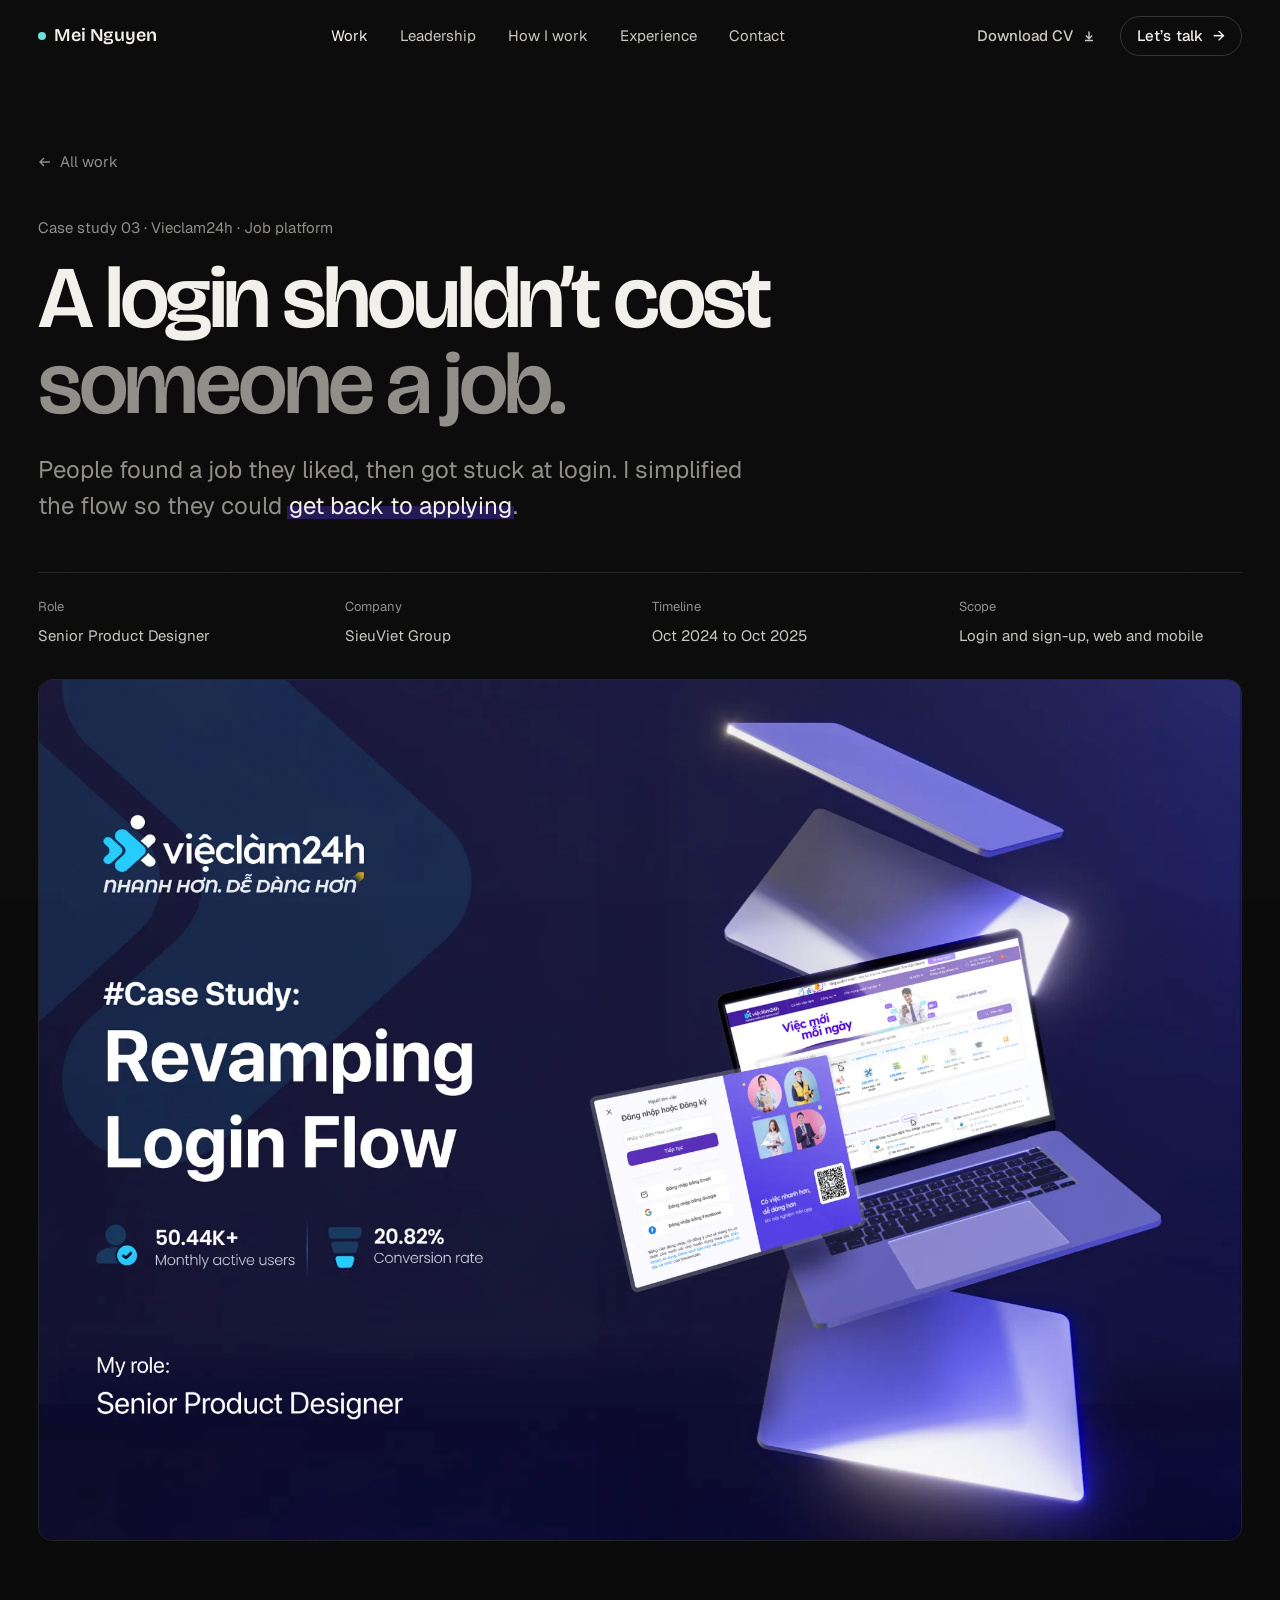
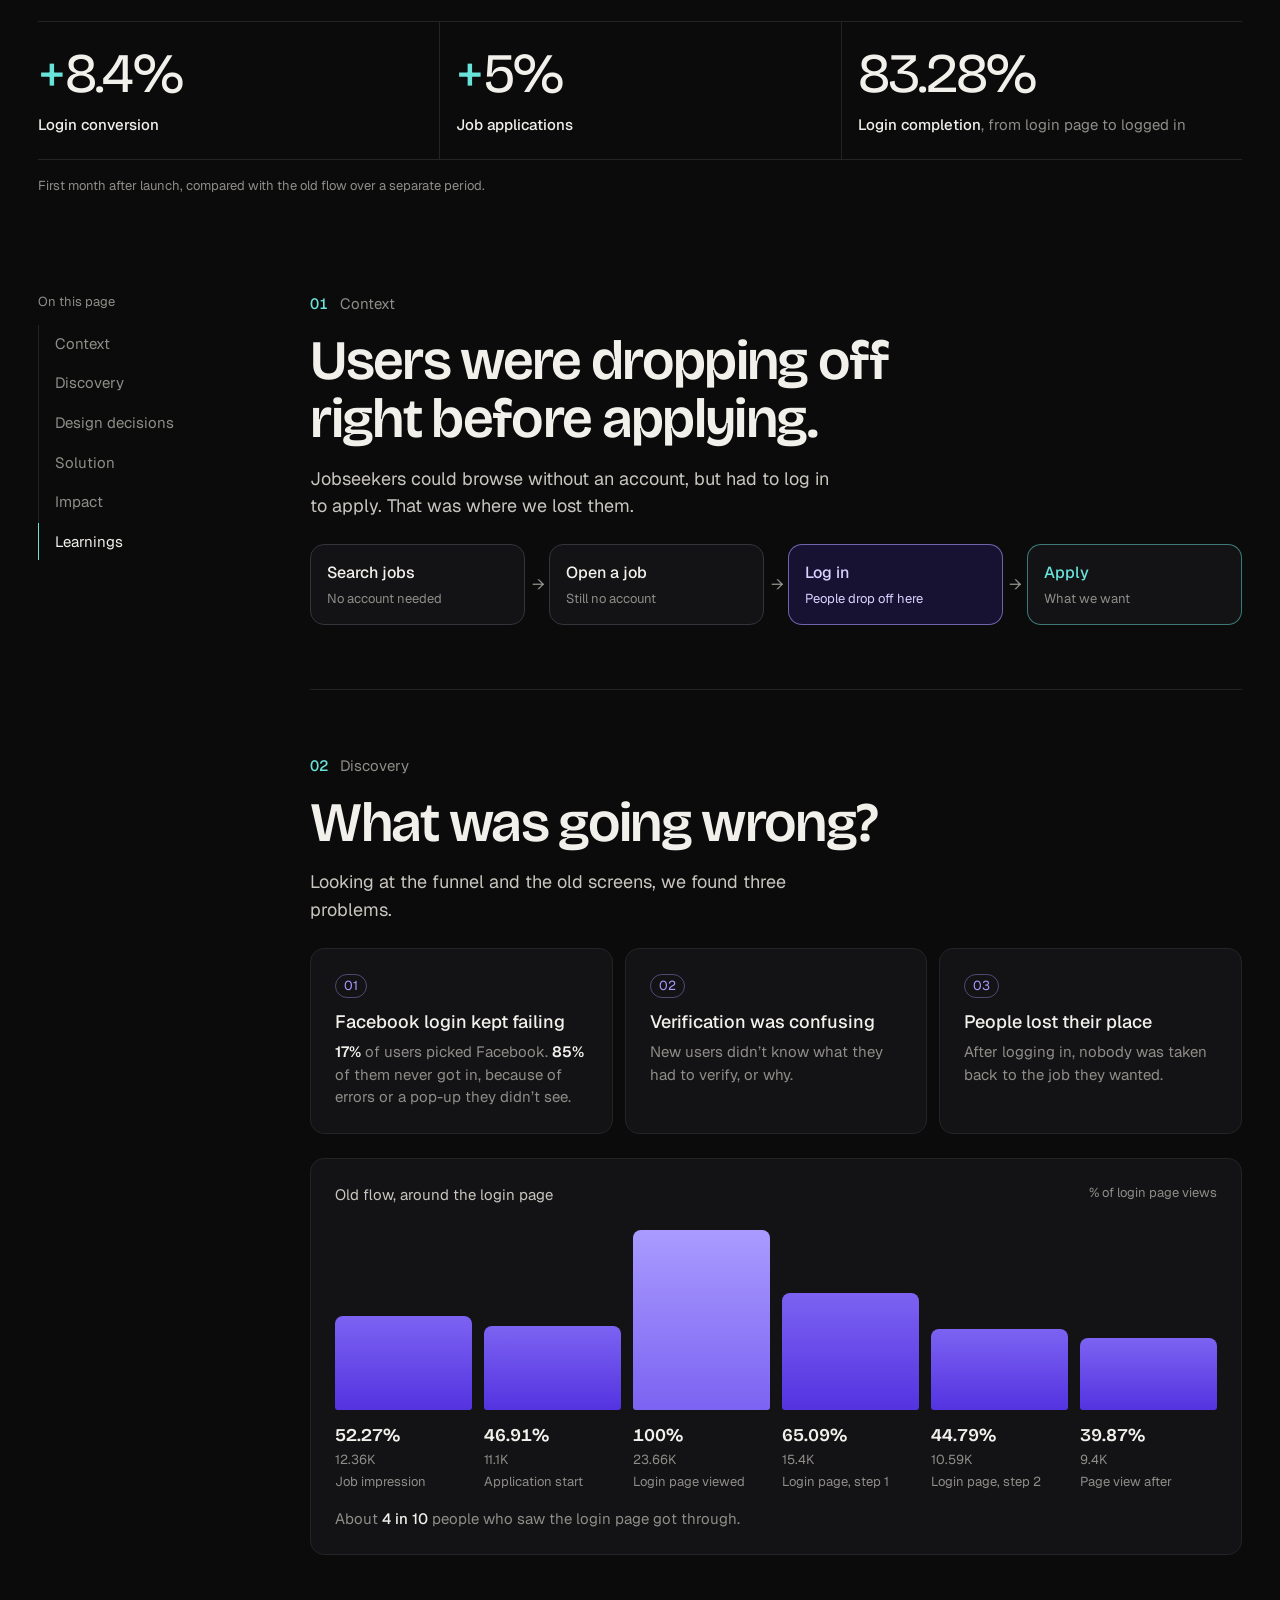
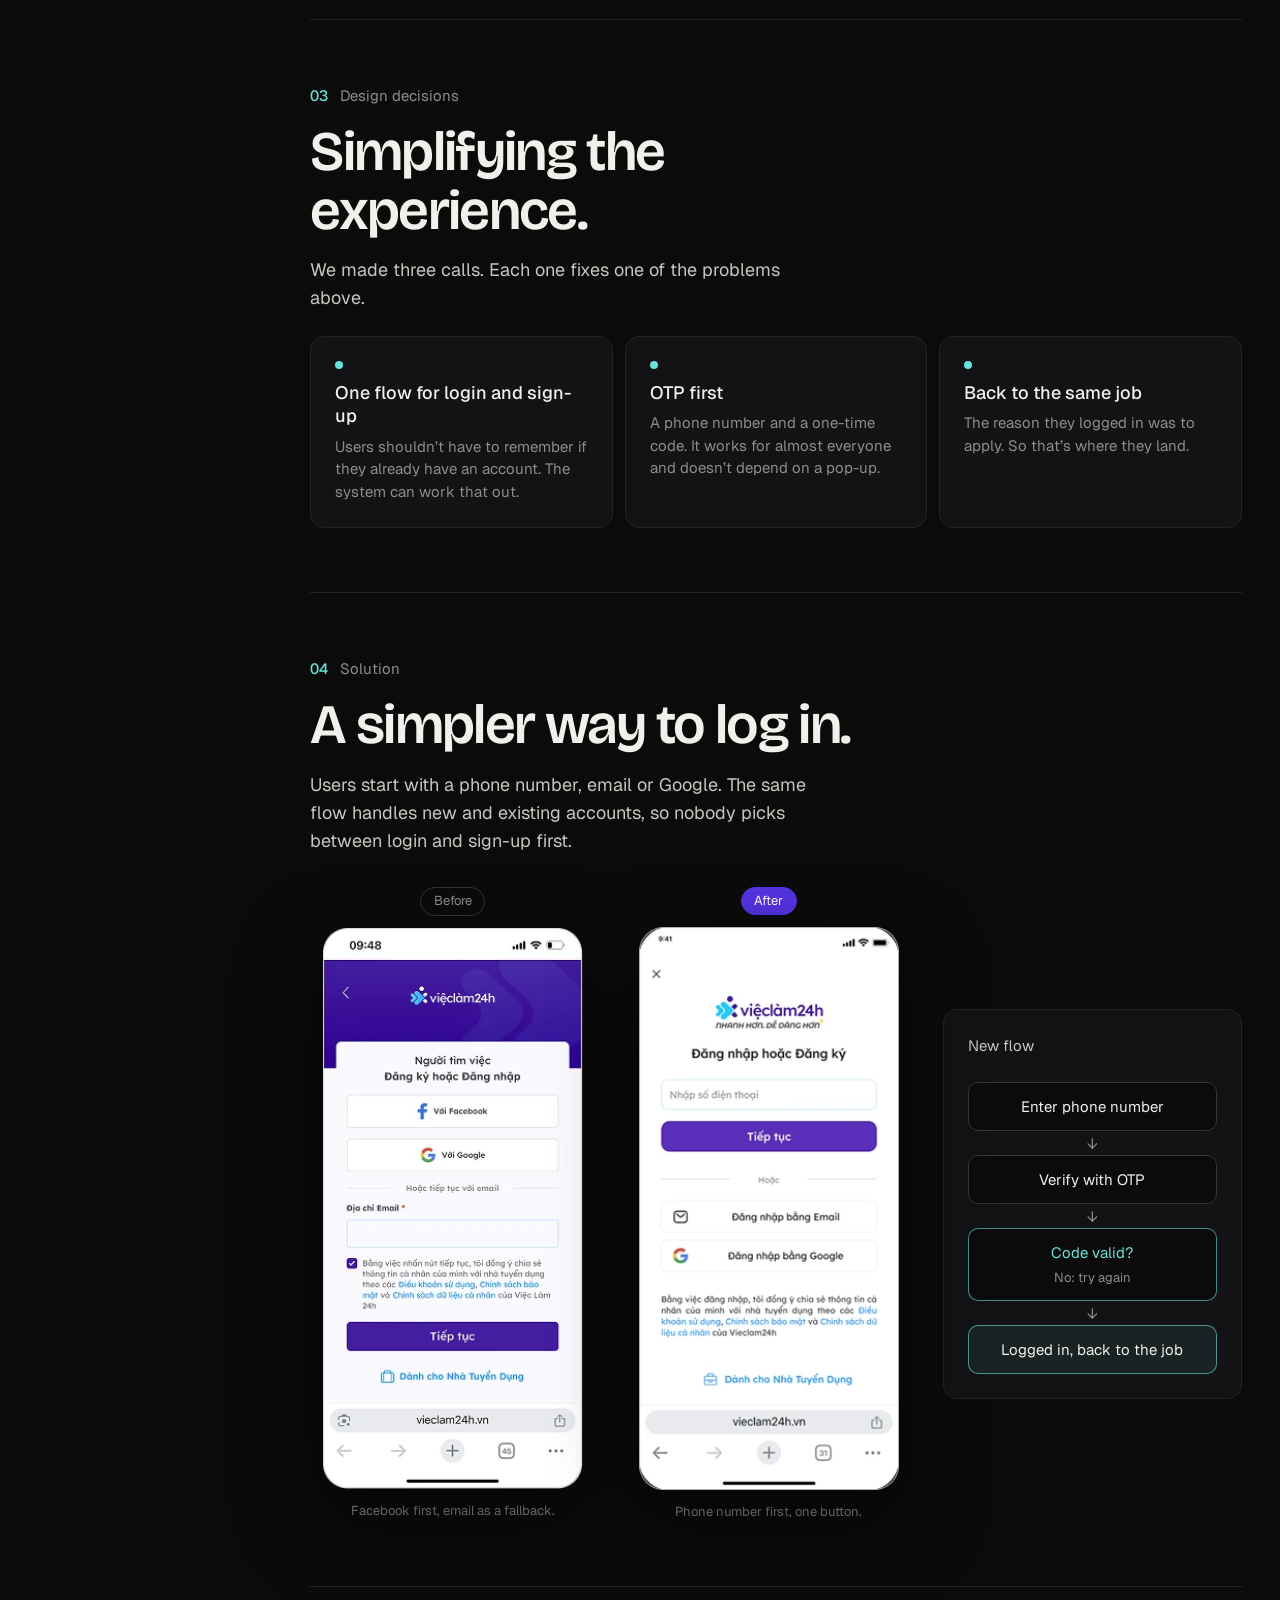
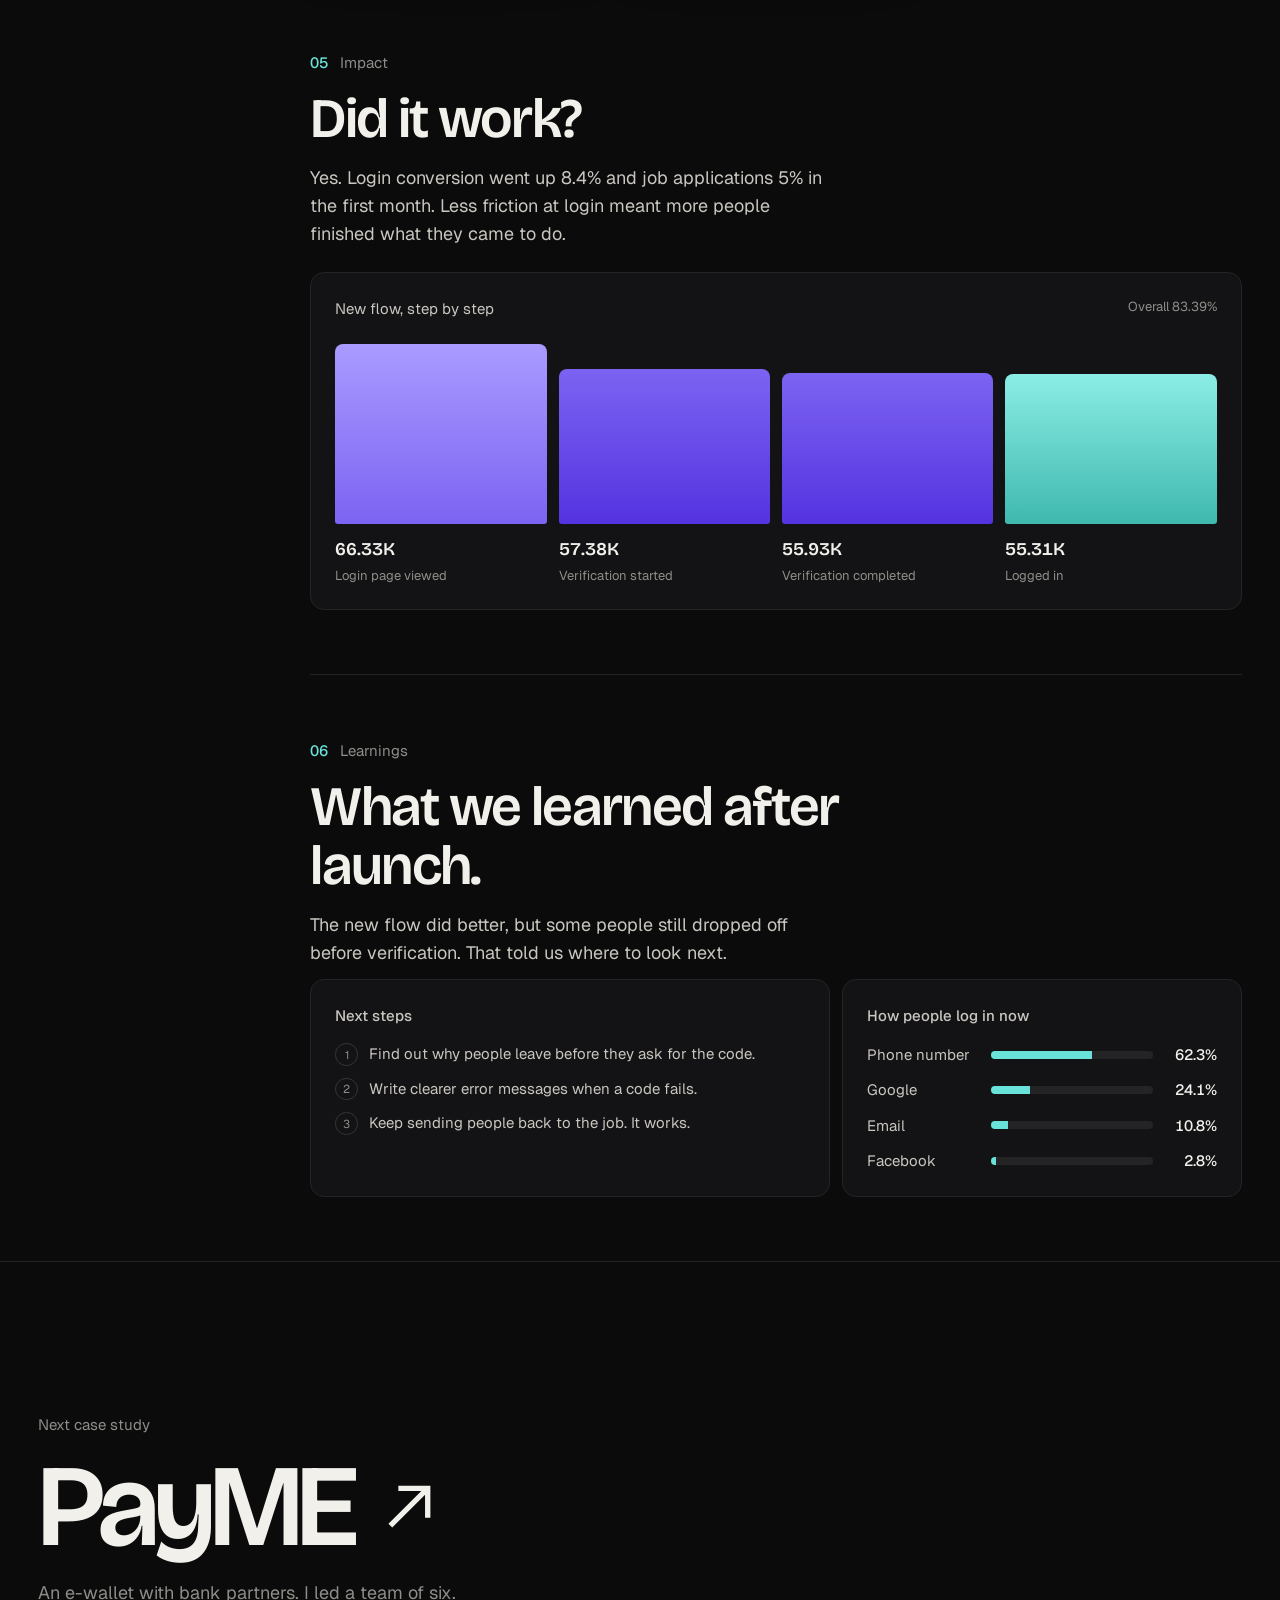
<file: work/vieclam24h.html>
<!doctype html>
<html lang="en" class="js-off">
<head>
  <meta charset="utf-8">
  <meta name="viewport" content="width=device-width, initial-scale=1, viewport-fit=cover">
  <title>Vieclam24h: a login shouldn’t cost someone a job — Mei Nguyen</title>
  <meta name="description" content="People found a job, then got stuck at login. A simpler login flow on vieclam24h.vn lifted login conversion 8.4% and job applications 5%.">
  <meta name="theme-color" content="#0b0b0c">
  <link rel="icon" href="data:image/svg+xml,<svg xmlns='http://www.w3.org/2000/svg' viewBox='0 0 64 64'><rect width='64' height='64' rx='14' fill='%230b0b0c'/><circle cx='32' cy='32' r='9' fill='%2369E2D9'/></svg>">
  <link rel="preconnect" href="https://fonts.googleapis.com">
  <link rel="preconnect" href="https://fonts.gstatic.com" crossorigin>
  <link rel="stylesheet" href="https://fonts.googleapis.com/css2?family=Bricolage+Grotesque:opsz,wght@12..96,400..700&family=Geist:wght@300..700&family=Newsreader:ital,opsz,wght@0,6..72,300..600;1,6..72,300..600&display=swap">
  <link rel="stylesheet" href="../assets/css/main.css">
  <style>
    /* Vieclam24h case: clean two-column sections, HTML charts */
    .metrics--3 { --cols: 3; }
    .metric__label b { color: var(--text); font-weight: 500; }
    .vl-note { font-size: var(--fs-xs); color: var(--muted); margin-top: calc(-1 * var(--s-4)); }
    .vl-row { display: grid; grid-template-columns: 1fr; gap: var(--s-5); align-items: start; }
    .vl-row__text .chapter__title { max-width: 18ch; }
    .chapter > .vl-row + * { margin-top: var(--s-5); }
    .vl-row__text .chapter__title { margin-bottom: var(--s-4); }
    .vl-lede { font-size: var(--fs-md); color: var(--text-soft); line-height: 1.55; max-width: 44ch; }
    .vl-journey { list-style: none; display: grid; grid-template-columns: repeat(4, minmax(0, 1fr)); gap: var(--s-5); counter-reset: s; align-self: center; }
    .vl-journey li { position: relative; border: 1px solid var(--line-strong); border-radius: 14px; background: var(--bg-raise); padding: var(--s-4); }
    .vl-journey li + li::before { content: "→"; position: absolute; left: calc(-1 * var(--s-5)); width: var(--s-5); text-align: center; top: 50%; transform: translateY(-50%); color: var(--muted); }
    .vl-journey b { display: block; font-weight: 500; color: var(--text); }
    .vl-journey span { display: block; font-size: var(--fs-xs); color: var(--muted); margin-top: .25rem; line-height: 1.4; }
    .vl-journey .is-hot { border-color: rgba(169,155,255,.6); background: rgba(84,51,224,.18); }
    .vl-journey .is-hot b, .vl-journey .is-hot span { color: #D9D2FF; }
    .vl-journey .is-good { border-color: rgba(105,226,217,.5); }
    .vl-journey .is-good b { color: var(--accent); }
    .vl-cards, .vl-principles { list-style: none; display: grid; grid-template-columns: repeat(3, minmax(0, 1fr)); gap: var(--s-3); }
    .vl-cards li, .vl-principles li { border: 1px solid var(--line); border-radius: 14px; background: var(--bg-raise); padding: var(--s-5); }
    .vl-cards i { font-style: normal; font-size: var(--fs-xs); color: var(--accent-2-soft, #A99BFF); display: inline-block; border: 1px solid rgba(169,155,255,.4); border-radius: 999px; padding: .05rem .5rem; margin-bottom: var(--s-3); }
    .vl-cards h3, .vl-principles h3 { font-size: var(--fs-md); font-weight: 500; line-height: 1.3; margin-bottom: var(--s-2); }
    .vl-cards p, .vl-principles p { font-size: var(--fs-sm); color: var(--muted); line-height: 1.5; }
    .vl-cards p b { color: var(--text); font-weight: 600; }
    .vl-principles h3::before { content: ""; display: block; width: 8px; height: 8px; border-radius: 50%; background: var(--accent); margin-bottom: var(--s-3); }
    .vl-chart { margin: 0; border: 1px solid var(--line); border-radius: var(--radius); background: var(--bg-raise); padding: var(--s-5); }
    .vl-chart__t { display: flex; justify-content: space-between; gap: var(--s-3); flex-wrap: wrap; font-size: var(--fs-sm); color: var(--text-soft); margin-bottom: var(--s-5); }
    .vl-chart__t span { color: var(--muted); font-size: var(--fs-xs); }
    .vl-chart figcaption { margin-top: var(--s-4); font-size: var(--fs-sm); color: var(--muted); }
    .vl-chart figcaption b { color: var(--text); font-weight: 500; }
    .vl-funnel { display: grid; grid-template-columns: repeat(6, minmax(0, 1fr)); gap: var(--s-3); align-items: end; }
    .vl-funnel--4 { grid-template-columns: repeat(4, minmax(0, 1fr)); }
    .vl-funnel > div { display: grid; grid-template-rows: 180px auto auto auto; }
    .vl-funnel__bar { align-self: end; height: calc(var(--v) * 1%); min-height: 4px; border-radius: 8px 8px 3px 3px; background: linear-gradient(180deg, #7C63F2, #5433E0); transform-origin: bottom; }
    .vl-funnel .is-ref .vl-funnel__bar { background: linear-gradient(180deg, #A99BFF, #7C63F2); }
    .vl-funnel .is-good .vl-funnel__bar { background: linear-gradient(180deg, #8BEDE5, #3FB8AE); }
    .vl-funnel b { margin-top: var(--s-3); font-family: var(--font-display); font-weight: 600; font-size: var(--fs-md); color: var(--text); font-variant-numeric: tabular-nums; }
    .vl-funnel em { font-style: normal; font-size: var(--fs-xs); color: var(--muted); }
    .vl-funnel small { font-size: var(--fs-xs); color: var(--muted); line-height: 1.35; margin-top: .2rem; }
    .reveal .vl-funnel__bar { transform: scaleY(0); transition: transform .9s var(--ease-out, cubic-bezier(.2,.7,.2,1)); }
    .reveal.is-in .vl-funnel__bar { transform: none; }
    .vl-funnel > div:nth-child(2) .vl-funnel__bar { transition-delay: .08s } .vl-funnel > div:nth-child(3) .vl-funnel__bar { transition-delay: .16s }
    .vl-funnel > div:nth-child(4) .vl-funnel__bar { transition-delay: .24s } .vl-funnel > div:nth-child(5) .vl-funnel__bar { transition-delay: .32s } .vl-funnel > div:nth-child(6) .vl-funnel__bar { transition-delay: .4s }
    .vl-solution { display: grid; grid-template-columns: minmax(0, 1fr) minmax(0, 1fr) minmax(0, 1.05fr); gap: var(--s-6); align-items: center; margin-top: var(--s-6); }
    .vl-phone { margin: 0; text-align: center; }
    .vl-phone__frame { margin: var(--s-3) auto 0; max-width: 260px; filter: drop-shadow(0 30px 40px rgba(0,0,0,.55)); }
    .vl-phone__frame img { display: block; width: 100%; height: auto; }
    .vl-phone figcaption { margin-top: var(--s-3); font-size: var(--fs-xs); color: var(--muted); }
    .vl-tag { display: inline-block; font-size: var(--fs-xs); padding: .2rem .8rem; border-radius: 999px; border: 1px solid var(--line-strong); color: var(--muted); }
    .vl-tag--after { background: #5433E0; border-color: #5433E0; color: #fff; }
    .vl-flow { margin: 0; border: 1px solid var(--line); border-radius: var(--radius); background: var(--bg-raise); padding: var(--s-5); }
    .vl-flow ol { list-style: none; display: grid; gap: var(--s-5); }
    .vl-flow li { position: relative; text-align: center; font-size: var(--fs-sm); color: var(--text); border: 1px solid var(--line-strong); border-radius: 10px; padding: var(--s-3); background: var(--bg); }
    .vl-flow li + li::before { content: "↓"; position: absolute; left: 50%; top: calc(-1 * var(--s-5)); transform: translateX(-50%); line-height: var(--s-5); color: var(--muted); }
    .vl-flow .is-q { border-color: rgba(105,226,217,.6); color: var(--accent); }
    .vl-flow .is-q span { display: block; font-size: var(--fs-xs); color: var(--muted); margin-top: .2rem; }
    .vl-flow .is-good { border-color: rgba(105,226,217,.6); background: rgba(105,226,217,.08); }
    .vl-two { display: grid; grid-template-columns: minmax(0, 1.3fr) minmax(0, 1fr); gap: var(--s-3); margin-top: var(--s-3); }
    .vl-panel { border: 1px solid var(--line); border-radius: var(--radius); background: var(--bg-raise); padding: var(--s-5); }
    .vl-panel h3 { font-size: var(--fs-sm); font-weight: 500; color: var(--text-soft); margin-bottom: var(--s-4); }
    .vl-takeaways { list-style: none; counter-reset: t; display: grid; gap: var(--s-3); }
    .vl-takeaways li { counter-increment: t; display: grid; grid-template-columns: 1.6rem 1fr; gap: var(--s-2); font-size: var(--fs-sm); color: var(--text-soft); line-height: 1.5; }
    .vl-takeaways li::before { content: counter(t); width: 1.4rem; height: 1.4rem; border-radius: 50%; border: 1px solid var(--line-strong); display: grid; place-items: center; font-size: .72rem; color: var(--muted); }
    .vl-methods { list-style: none; display: grid; gap: var(--s-3); }
    .vl-methods li { display: grid; grid-template-columns: 7rem 1fr 3.2rem; gap: var(--s-3); align-items: center; font-size: var(--fs-sm); color: var(--text-soft); }
    .vl-methods i { height: 8px; border-radius: 4px; background: linear-gradient(90deg, var(--accent) calc(var(--v) * 1%), #242427 0); }
    .vl-methods b { text-align: right; font-weight: 500; color: var(--text); font-variant-numeric: tabular-nums; }
    @media (max-width: 1100px) { .vl-solution { grid-template-columns: 1fr 1fr; } .vl-flow { grid-column: 1 / -1; } }
    @media (max-width: 960px) {
      .vl-row, .vl-two { grid-template-columns: 1fr; gap: var(--s-5); }
      .vl-cards, .vl-principles { grid-template-columns: 1fr; }
    }
    @media (max-width: 700px) {
      .metrics.metrics--3 { grid-template-columns: 1fr; }
      .vl-funnel.vl-funnel--4 { grid-template-columns: repeat(4, minmax(0, 1fr)); gap: var(--s-2); }
      .vl-funnel--4 b { font-size: var(--fs-sm); }
      .vl-journey { grid-template-columns: 1fr 1fr; row-gap: var(--s-3); }
      .vl-journey li:nth-child(3)::before { display: none; }
      .vl-funnel { grid-template-columns: repeat(3, minmax(0, 1fr)); row-gap: var(--s-5); }
      .vl-funnel > div { grid-template-rows: 120px auto auto auto; }
      .vl-solution { gap: var(--s-4); }
      .vl-methods li { grid-template-columns: 6rem 1fr 3rem; }
    }
    @media (prefers-reduced-motion: reduce) { .reveal .vl-funnel__bar { transform: none; transition: none; } }
  </style>
  <!-- Microsoft Clarity -->
  <script type="text/javascript">
    (function(c,l,a,r,i,t,y){
        c[a]=c[a]||function(){(c[a].q=c[a].q||[]).push(arguments)};
        t=l.createElement(r);t.async=1;t.src="https://www.clarity.ms/tag/"+i;
        y=l.getElementsByTagName(r)[0];y.parentNode.insertBefore(t,y);
    })(window, document, "clarity", "script", "z0qmsnhgtd");
  </script>
</head>
<body>
  <a class="skip-link" href="#main">Skip to content</a>
  <div class="progress" aria-hidden="true"></div>

  <header class="nav" role="banner">
    <div class="wrap nav__inner">
      <a class="brand" href="/" aria-label="Mei Nguyen, home"><span class="brand__dot" aria-hidden="true"></span>Mei Nguyen</a>
      <nav aria-label="Primary">
        <ul class="nav__links" id="nav-links">
          <li><a href="/work/" aria-current="page">Work</a></li>
          <li><a href="/leadership/">Leadership</a></li>
          <li><a href="/#how">How I work</a></li>
          <li><a href="/#experience">Experience</a></li>
          <li><a href="/#contact">Contact</a></li>
          <li class="nav__mobile-only"><a href="../assets/docs/Thuan-Nguyen-Sr-Product-Designer-CV-2026-10.pdf" target="_blank" rel="noopener">Download CV <span class="sr-only">(PDF, opens in new tab)</span></a></li>
        </ul>
      </nav>
      <div class="nav__actions">
        <a class="btn btn--sm btn--ghost" href="../assets/docs/Thuan-Nguyen-Sr-Product-Designer-CV-2026-10.pdf" target="_blank" rel="noopener">Download CV <svg width="12" height="12" viewBox="0 0 12 12" aria-hidden="true"><path d="M6 1.5v7M2.8 5.5 6 8.7l3.2-3.2M2 10.5h8" fill="none" stroke="currentColor" stroke-width="1.4"/></svg><span class="sr-only">(PDF, opens in new tab)</span></a>
        <a class="btn btn--sm" href="/#contact">Let’s talk <span class="arrow" aria-hidden="true">→</span></a>
      </div>
      <button class="nav__menu-btn" aria-controls="nav-links" aria-expanded="false" aria-label="Open menu"><span></span></button>
    </div>
  </header>

  <div class="page">
  <main id="main" data-article>

    <section class="cs-hero wrap intro" aria-labelledby="cs-title">
      <a class="back fade-up" style="--d:.1s" href="/work/"><svg width="14" height="14" viewBox="0 0 14 14" aria-hidden="true"><path d="M12 7H2M6 3 2 7l4 4" fill="none" stroke="currentColor" stroke-width="1.4"/></svg>All work</a>
      <p class="cs-kicker fade-up" style="--d:.15s">Case study 03 · Vieclam24h · Job platform</p>
      <h1 class="cs-title" id="cs-title">
        <span class="line" style="display:block;overflow:hidden;padding-bottom:.12em;margin-bottom:-.12em"><span style="--i:0;display:inline-block">A login shouldn’t cost</span></span>
        <span class="line" style="display:block;overflow:hidden;padding-bottom:.12em;margin-bottom:-.12em"><span style="--i:1;display:inline-block" class="muted">someone a job.</span></span>
      </h1>
      <p class="cs-sub fade-up" style="--d:.5s">People found a job they liked, then got stuck at login. I simplified the flow so they could <span class="kw is-in">get back to applying</span>.</p>

      <dl class="cs-meta fade-up" style="--d:.65s">
        <div><dt>Role</dt><dd>Senior Product Designer</dd></div>
        <div><dt>Company</dt><dd>SieuViet Group</dd></div>
        <div><dt>Timeline</dt><dd>Oct 2024 to Oct 2025</dd></div>
        <div><dt>Scope</dt><dd>Login and sign-up, web and mobile</dd></div>
      </dl>

      <figure class="cs-cover fade-up" style="--d:.8s">
        <img src="../assets/img/vieclam24h/cover.webp" width="2000" height="1431" alt="Vieclam24h case study cover. The new login sits over the job platform home page on a laptop. 50.44K+ monthly active users.">
      </figure>
    </section>

    <section class="wrap" aria-label="Results at a glance">
      <div class="metrics metrics--3 reveal" data-observe>
        <div class="metric"><div class="metric__num"><span class="accent">+</span><span data-count="8.4">0</span>%</div><p class="metric__label"><b>Login conversion</b></p></div>
        <div class="metric"><div class="metric__num"><span class="accent">+</span><span data-count="5">0</span>%</div><p class="metric__label"><b>Job applications</b></p></div>
        <div class="metric"><div class="metric__num"><span data-count="83.39">0</span>%</div><p class="metric__label"><b>Login completion</b>, from login page to logged in</p></div>
      </div>
      <p class="vl-note reveal">First month after launch, compared with the old flow over a separate period.</p>
    </section>

    <div class="wrap cs-layout" style="margin-top:var(--s-9)">
      <nav class="toc" aria-label="On this page">
        <p>On this page</p>
        <ol>
          <li><a href="#context">Context</a></li>
          <li><a href="#discovery">Discovery</a></li>
          <li><a href="#decisions">Design decisions</a></li>
          <li><a href="#solution">Solution</a></li>
          <li><a href="#impact">Impact</a></li>
          <li><a href="#learnings">Learnings</a></li>
        </ol>
      </nav>

      <article>
      <section class="chapter vl-row" id="context">
        <div class="vl-row__text">
          <p class="chapter__label"><b>01</b>Context</p>
          <h2 class="chapter__title">Users were dropping off right before applying.</h2>
          <p class="vl-lede reveal">Jobseekers could browse without an account, but had to log in to apply. That was where we lost them.</p>
        </div>
        <ol class="vl-journey reveal" aria-label="Jobseeker journey">
          <li><b>Search jobs</b><span>No account needed</span></li>
          <li><b>Open a job</b><span>Still no account</span></li>
          <li class="is-hot"><b>Log in</b><span>People drop off here</span></li>
          <li class="is-good"><b>Apply</b><span>What we want</span></li>
        </ol>
      </section>

      <section class="chapter" id="discovery">
        <div class="vl-row">
          <div class="vl-row__text">
            <p class="chapter__label"><b>02</b>Discovery</p>
            <h2 class="chapter__title">What was going wrong?</h2>
            <p class="vl-lede reveal">Looking at the funnel and the old screens, we found three problems.</p>
          </div>
          <ul class="vl-cards reveal">
            <li><i>01</i><h3>Facebook login kept failing</h3><p><b>17%</b> of users picked Facebook. <b>85%</b> of them never got in, because of errors or a pop-up they didn’t see.</p></li>
            <li><i>02</i><h3>Verification was confusing</h3><p>New users didn’t know what they had to verify, or why.</p></li>
            <li><i>03</i><h3>People lost their place</h3><p>After logging in, nobody was taken back to the job they wanted.</p></li>
          </ul>
        </div>
        <figure class="vl-chart reveal" aria-labelledby="funnel-cap">
          <p class="vl-chart__t">Old flow, around the login page <span>% of login page views</span></p>
          <div class="vl-funnel" role="img" aria-label="Old flow funnel. Job impression 12.36K, 52.27%. Application start 11.1K, 46.91%. Login page viewed 23.66K, 100%. Next step 15.4K, 65.09%. Following step 10.59K, 44.79%. Page view after login 9.4K, 39.87%.">
            <div style="--v:52.27"><span class="vl-funnel__bar"></span><b>52.27%</b><em>12.36K</em><small>Job impression</small></div>
            <div style="--v:46.91"><span class="vl-funnel__bar"></span><b>46.91%</b><em>11.1K</em><small>Application start</small></div>
            <div class="is-ref" style="--v:100"><span class="vl-funnel__bar"></span><b>100%</b><em>23.66K</em><small>Login page viewed</small></div>
            <div style="--v:65.09"><span class="vl-funnel__bar"></span><b>65.09%</b><em>15.4K</em><small>Login page, step 1</small></div>
            <div style="--v:44.79"><span class="vl-funnel__bar"></span><b>44.79%</b><em>10.59K</em><small>Login page, step 2</small></div>
            <div style="--v:39.87"><span class="vl-funnel__bar"></span><b>39.87%</b><em>9.4K</em><small>Page view after</small></div>
          </div>
          <figcaption id="funnel-cap">About <b>4 in 10</b> people who saw the login page got through.</figcaption>
        </figure>
      </section>

      <section class="chapter vl-row" id="decisions">
        <div class="vl-row__text">
          <p class="chapter__label"><b>03</b>Design decisions</p>
          <h2 class="chapter__title">Simplifying the experience.</h2>
          <p class="vl-lede reveal">We made three calls. Each one fixes one of the problems above.</p>
        </div>
        <ul class="vl-principles reveal">
          <li><h3>One flow for login and sign-up</h3><p>Users shouldn’t have to remember if they already have an account. The system can work that out.</p></li>
          <li><h3>OTP first</h3><p>A phone number and a one-time code. It works for almost everyone and doesn’t depend on a pop-up.</p></li>
          <li><h3>Back to the same job</h3><p>The reason they logged in was to apply. So that’s where they land.</p></li>
        </ul>
      </section>

      <section class="chapter" id="solution">
        <div class="vl-row__text">
          <p class="chapter__label"><b>04</b>Solution</p>
          <h2 class="chapter__title">A simpler way to log in.</h2>
          <p class="vl-lede reveal">Users start with a phone number, email or Google. The same flow handles new and existing accounts, so nobody picks between login and sign-up first.</p>
        </div>
        <div class="vl-solution reveal">
          <figure class="vl-phone">
            <span class="vl-tag">Before</span>
            <div class="vl-phone__frame"><img class="zoomable" src="../assets/img/vieclam24h/login-before.webp" width="252" height="544" alt="Old login screen. Facebook and Google buttons first, then an email field, a consent checkbox and a Continue button." loading="lazy"></div>
            <figcaption>Facebook first, email as a fallback.</figcaption>
          </figure>
          <figure class="vl-phone">
            <span class="vl-tag vl-tag--after">After</span>
            <div class="vl-phone__frame"><img class="zoomable" src="../assets/img/vieclam24h/login-after.webp" width="251" height="543" alt="New login screen. One phone number field and a Continue button, then Log in with Email and Log in with Google." loading="lazy"></div>
            <figcaption>Phone number first, one button.</figcaption>
          </figure>
          <figure class="vl-flow" aria-label="New flow: enter phone number, verify with a one-time code. If the code is valid, the user is logged in and returns to the job. If not, they try again.">
            <p class="vl-chart__t">New flow</p>
            <ol>
              <li>Enter phone number</li>
              <li>Verify with OTP</li>
              <li class="is-q">Code valid?<span>No: try again</span></li>
              <li class="is-good">Logged in, back to the job</li>
            </ol>
          </figure>
        </div>
      </section>

      <section class="chapter" id="impact">
        <div class="vl-row">
          <div class="vl-row__text">
            <p class="chapter__label"><b>05</b>Impact</p>
            <h2 class="chapter__title">Did it work?</h2>
            <p class="vl-lede reveal">Yes. Login conversion went up 8.4% and job applications 5% in the first month. Less friction at login meant more people finished what they came to do.</p>
          </div>
          <figure class="vl-chart reveal">
            <p class="vl-chart__t">New flow, step by step <span>Overall 83.39%</span></p>
            <div class="vl-funnel vl-funnel--4" role="img" aria-label="New flow funnel. Login page viewed 66.33K. Verification started 57.38K. Verification completed 55.93K. Logged in 55.31K. 83.39% overall.">
              <div class="is-ref" style="--v:100"><span class="vl-funnel__bar"></span><b>66.33K</b><small>Login page viewed</small></div>
              <div style="--v:86.5"><span class="vl-funnel__bar"></span><b>57.38K</b><small>Verification started</small></div>
              <div style="--v:84.3"><span class="vl-funnel__bar"></span><b>55.93K</b><small>Verification completed</small></div>
              <div class="is-good" style="--v:83.4"><span class="vl-funnel__bar"></span><b>55.31K</b><small>Logged in</small></div>
            </div>
          </figure>
        </div>
      </section>

      <section class="chapter" id="learnings">
        <div class="vl-row__text">
          <p class="chapter__label"><b>06</b>Learnings</p>
          <h2 class="chapter__title">What we learned after launch.</h2>
          <p class="vl-lede reveal">The new flow did better, but some people still dropped off before verification. That told us where to look next.</p>
        </div>
        <div class="vl-two reveal">
          <div class="vl-panel">
            <h3>Next steps</h3>
            <ol class="vl-takeaways">
              <li>Find out why people leave before they ask for the code.</li>
              <li>Write clearer error messages when a code fails.</li>
              <li>Keep sending people back to the job. It works.</li>
            </ol>
          </div>
          <div class="vl-panel">
            <h3>How people log in now</h3>
            <ul class="vl-methods">
              <li style="--v:62.3"><span>Phone number</span><i></i><b>62.3%</b></li>
              <li style="--v:24.1"><span>Google</span><i></i><b>24.1%</b></li>
              <li style="--v:10.8"><span>Email</span><i></i><b>10.8%</b></li>
              <li style="--v:2.8"><span>Facebook</span><i></i><b>2.8%</b></li>
            </ul>
          </div>
        </div>
      </section>
      </article>

    </div>

    <a class="next wrap" href="payme.html">
      <p class="next__k">Next case study</p>
      <p class="next__t">PayME <svg viewBox="0 0 24 24" aria-hidden="true"><path d="M5 19 19 5M8 5h11v11" fill="none" stroke="currentColor" stroke-width="2"/></svg></p>
      <p class="next__d">An e-wallet with bank partners. I led a team of six.</p>
    </a>

  </main>
  </div>

  <footer class="footer" aria-labelledby="footer-title">
    <h2 id="footer-title" class="sr-only">Footer</h2>
    <div class="wrap">
      <div class="footer__top">
        <div><h2>Navigate</h2><ul><li><a href="/work/">Work</a></li><li><a href="/leadership/">Leadership</a></li><li><a href="/#how">How I work</a></li><li><a href="/#experience">Experience</a></li></ul></div>
        <div><h2>Case studies</h2><ul><li><a href="research-os.html">Research OS</a></li><li><a href="trueprofit.html">TrueProfit</a></li><li><a href="vieclam24h.html" aria-current="page">Vieclam24h</a></li><li><a href="usage-billing-visibility.html">Usage &amp; Billing visibility</a></li><li><a href="payme.html">PayME</a></li><li><a href="self-service-revenue.html">Self-service revenue</a></li><li><a href="admin-center-blueprint.html">Admin Center Blueprint</a></li><li><a href="virtual-teammates.html">Virtual Teammates</a></li><li><a href="bewell.html">Bewell</a></li></ul></div>
        <div><h2>Connect</h2><ul><li><a href="mailto:bichthuan.des@gmail.com">Email</a></li><li><a href="https://www.linkedin.com/in/thuan-nguyen-prd" target="_blank" rel="noopener">LinkedIn</a></li><li><a href="../assets/docs/Thuan-Nguyen-Sr-Product-Designer-CV-2026-10.pdf" target="_blank" rel="noopener">CV (PDF)</a></li></ul></div>
        <div><h2>Local time</h2><p data-clock>Ho Chi Minh City</p></div>
      </div>
      <div class="footer__mark-wrap" aria-hidden="true">
        <div class="footer__mark"><span>M</span><span>e</span><span>i</span><span>&nbsp;</span><span>N</span><span>g</span><span>u</span><span>y</span><span>e</span><span>n</span></div>
      </div>
      <div class="footer__bottom">
        <span>© 2026 Thuan (Mei) Nguyen. Designed and coded with AI.</span>
        <a href="#main" data-top>Back to top ↑</a>
      </div>
    </div>
  </footer>

  <div class="toast" role="status" aria-live="polite"></div>
  <script src="../assets/js/main.js" defer></script>
</body>
</html>
</file>
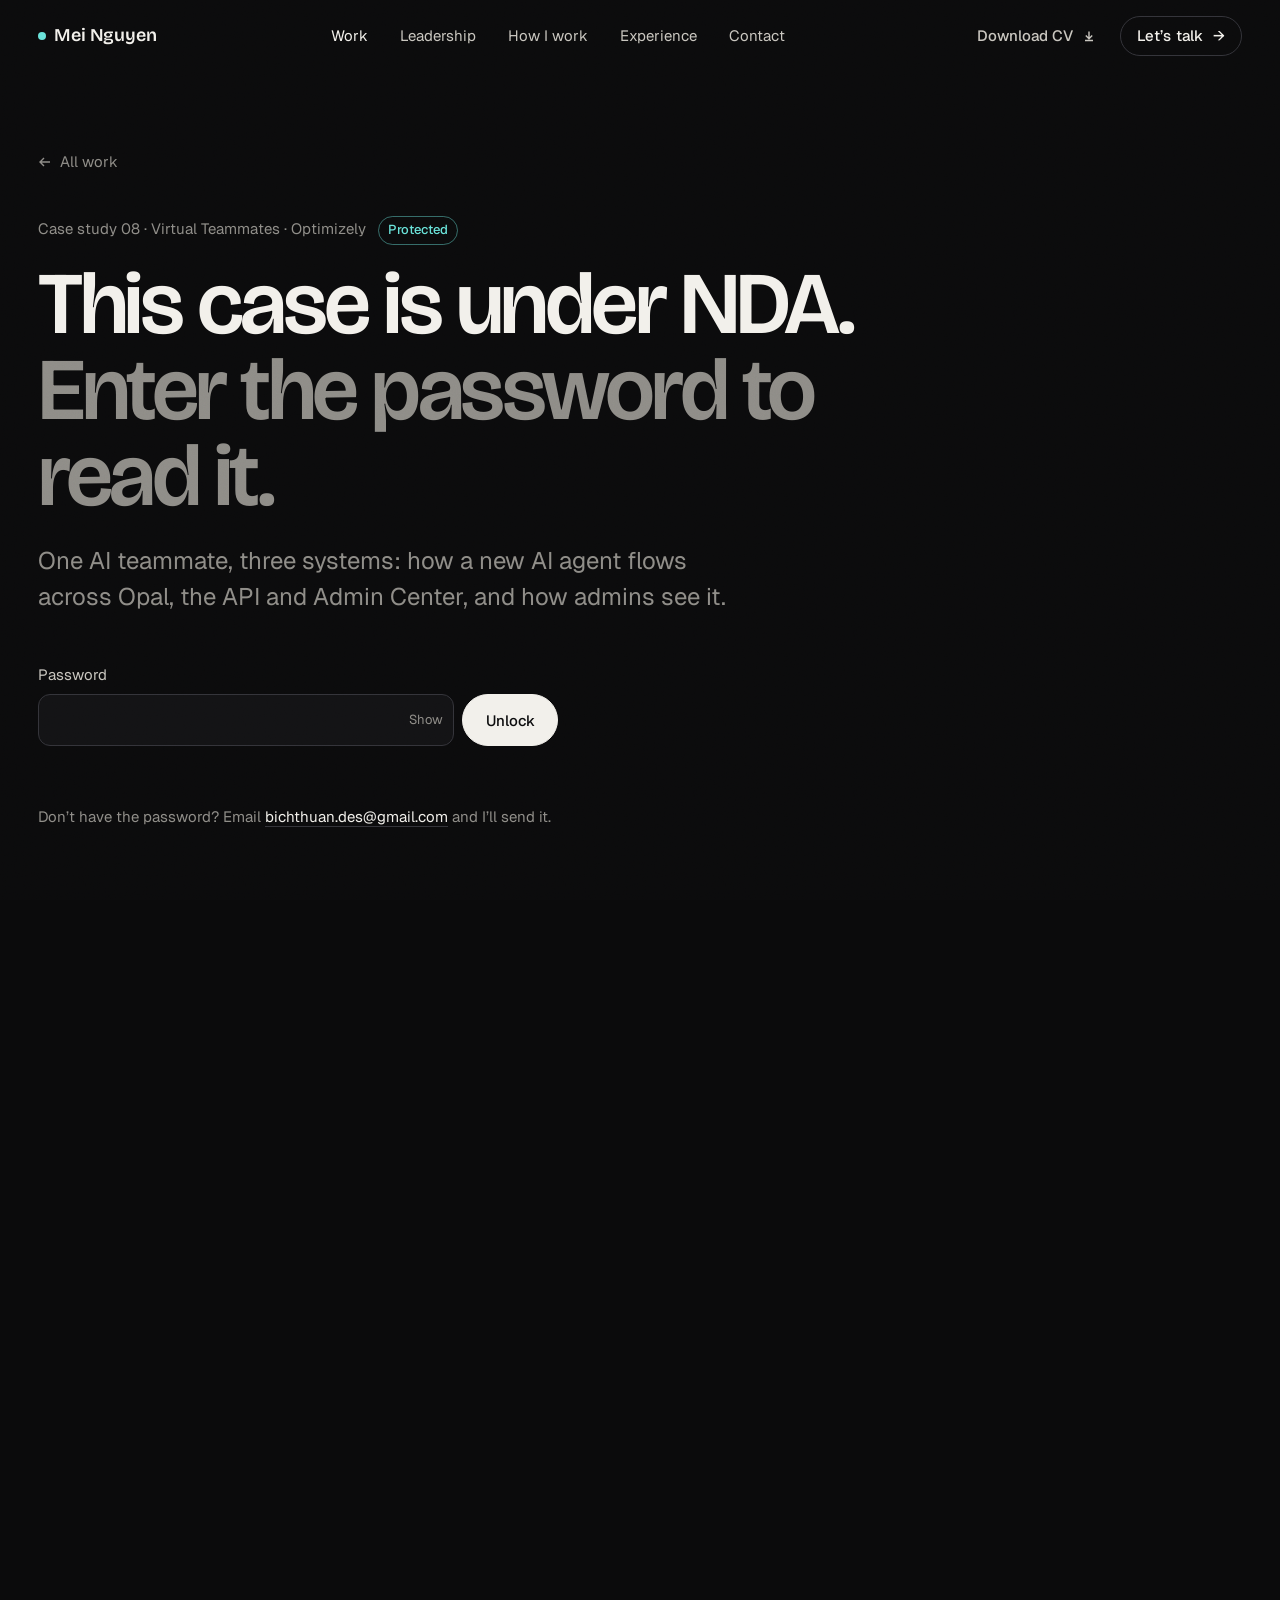
<file: work/virtual-teammates.html>
<!doctype html>
<html lang="en" class="js-off">
<head>
  <meta charset="utf-8">
  <meta name="viewport" content="width=device-width, initial-scale=1, viewport-fit=cover">
  <title>Virtual Teammates: governing AI agents across Opal and Admin Center — Mei Nguyen</title>
  <meta name="description" content="A password-protected case study about modelling AI agents across Opal, the API and Admin Center. Under NDA.">
  <meta name="robots" content="noindex">
  <meta name="theme-color" content="#0b0b0c">
  <link rel="icon" href="data:image/svg+xml,<svg xmlns='http://www.w3.org/2000/svg' viewBox='0 0 64 64'><rect width='64' height='64' rx='14' fill='%230b0b0c'/><circle cx='32' cy='32' r='9' fill='%2369E2D9'/></svg>">
  <link rel="preconnect" href="https://fonts.googleapis.com">
  <link rel="preconnect" href="https://fonts.gstatic.com" crossorigin>
  <link rel="stylesheet" href="https://fonts.googleapis.com/css2?family=Bricolage+Grotesque:opsz,wght@12..96,400..700&family=Geist:wght@300..700&family=Newsreader:ital,opsz,wght@0,6..72,300..600;1,6..72,300..600&display=swap">
  <link rel="stylesheet" href="../assets/css/main.css">
  <link rel="stylesheet" href="../assets/css/cases.css">
  <!-- Microsoft Clarity -->
  <script type="text/javascript">
    (function(c,l,a,r,i,t,y){
        c[a]=c[a]||function(){(c[a].q=c[a].q||[]).push(arguments)};
        t=l.createElement(r);t.async=1;t.src="https://www.clarity.ms/tag/"+i;
        y=l.getElementsByTagName(r)[0];y.parentNode.insertBefore(t,y);
    })(window, document, "clarity", "script", "z0qmsnhgtd");
  </script>
</head>
<body>
  <a class="skip-link" href="#main">Skip to content</a>
  <div class="progress" aria-hidden="true"></div>

  <header class="nav" role="banner">
    <div class="wrap nav__inner">
      <a class="brand" href="/" aria-label="Mei Nguyen, home"><span class="brand__dot" aria-hidden="true"></span>Mei Nguyen</a>
      <nav aria-label="Primary">
        <ul class="nav__links" id="nav-links">
          <li><a href="/work/" aria-current="page">Work</a></li>
          <li><a href="/leadership/">Leadership</a></li>
          <li><a href="/#how">How I work</a></li>
          <li><a href="/#experience">Experience</a></li>
          <li><a href="/#contact">Contact</a></li>
          <li class="nav__mobile-only"><a href="../assets/docs/Thuan-Nguyen-Sr-Product-Designer-CV-2026-10.pdf" target="_blank" rel="noopener">Download CV <span class="sr-only">(PDF, opens in new tab)</span></a></li>
        </ul>
      </nav>
      <div class="nav__actions">
        <a class="btn btn--sm btn--ghost" href="../assets/docs/Thuan-Nguyen-Sr-Product-Designer-CV-2026-10.pdf" target="_blank" rel="noopener">Download CV <svg width="12" height="12" viewBox="0 0 12 12" aria-hidden="true"><path d="M6 1.5v7M2.8 5.5 6 8.7l3.2-3.2M2 10.5h8" fill="none" stroke="currentColor" stroke-width="1.4"/></svg><span class="sr-only">(PDF, opens in new tab)</span></a>
        <a class="btn btn--sm" href="/#contact">Let’s talk <span class="arrow" aria-hidden="true">→</span></a>
      </div>
      <button class="nav__menu-btn" aria-controls="nav-links" aria-expanded="false" aria-label="Open menu"><span></span></button>
    </div>
  </header>

  <div class="page">
  <main id="main" data-article data-protected>
    <section class="gate wrap" aria-labelledby="gate-title">
      <a class="back" href="/work/"><svg width="14" height="14" viewBox="0 0 14 14" aria-hidden="true"><path d="M12 7H2M6 3 2 7l4 4" fill="none" stroke="currentColor" stroke-width="1.4"/></svg>All work</a>
      <p class="cs-kicker">Case study 08 · Virtual Teammates · Optimizely <span class="lock-tag" style="transform:none">Protected</span></p>
      <h1 class="gate__title" id="gate-title">This case is under NDA. <span class="muted">Enter the password to read it.</span></h1>
      <p class="gate__lead">One AI teammate, three systems: how a new AI agent flows across Opal, the API and Admin Center, and how admins see it.</p>
      <form class="gate__form" id="gate-form" novalidate>
        <label for="gate-password">Password</label>
        <div class="gate__row">
          <div class="gate__field">
            <input class="gate__input" id="gate-password" name="password" type="password" autocomplete="off" autocapitalize="off" spellcheck="false" required aria-describedby="gate-error gate-note">
            <button class="gate__toggle" id="gate-toggle" type="button" aria-pressed="false" aria-label="Show password">Show</button>
          </div>
          <button class="btn btn--primary gate__btn" id="gate-submit" type="submit">Unlock</button>
        </div>
        <p class="gate__error" id="gate-error" role="alert"></p>
      </form>
      <p class="gate__note" id="gate-note">Don’t have the password? Email <a href="mailto:bichthuan.des@gmail.com?subject=Virtual%20Teammates%20case%20study%20access">bichthuan.des@gmail.com</a> and I’ll send it.</p>
    </section>
  </main>
  </div>

  <footer class="footer" aria-labelledby="footer-title">
    <h2 id="footer-title" class="sr-only">Footer</h2>
    <div class="wrap">
      <div class="footer__top">
        <div><h2>Navigate</h2><ul><li><a href="/work/">Work</a></li><li><a href="/leadership/">Leadership</a></li><li><a href="/#how">How I work</a></li><li><a href="/#experience">Experience</a></li></ul></div>
        <div><h2>Case studies</h2><ul><li><a href="research-os.html">Research OS</a></li><li><a href="trueprofit.html">TrueProfit</a></li><li><a href="vieclam24h.html">Vieclam24h</a></li><li><a href="usage-billing-visibility.html">Usage &amp; Billing visibility</a></li><li><a href="payme.html">PayME</a></li><li><a href="self-service-revenue.html">Self-service revenue</a></li><li><a href="admin-center-blueprint.html">Admin Center Blueprint</a></li><li><a href="virtual-teammates.html" aria-current="page">Virtual Teammates</a></li><li><a href="bewell.html">Bewell</a></li></ul></div>
        <div><h2>Connect</h2><ul><li><a href="mailto:bichthuan.des@gmail.com">Email</a></li><li><a href="https://www.linkedin.com/in/thuan-nguyen-prd" target="_blank" rel="noopener">LinkedIn</a></li><li><a href="../assets/docs/Thuan-Nguyen-Sr-Product-Designer-CV-2026-10.pdf" target="_blank" rel="noopener">CV (PDF)</a></li></ul></div>
        <div><h2>Local time</h2><p data-clock>Ho Chi Minh City</p></div>
      </div>
      <div class="footer__mark-wrap" aria-hidden="true">
        <div class="footer__mark"><span>M</span><span>e</span><span>i</span><span>&nbsp;</span><span>N</span><span>g</span><span>u</span><span>y</span><span>e</span><span>n</span></div>
      </div>
      <div class="footer__bottom">
        <span>© 2026 Thuan (Mei) Nguyen. Designed and coded with AI.</span>
        <a href="#main" data-top>Back to top ↑</a>
      </div>
    </div>
  </footer>

  <div class="toast" role="status" aria-live="polite"></div>
  <script type="application/json" id="protected-payload">{"v": 1, "iter": 600000, "salt": "wGmW/9D31Fsxdx5y7mSIiw==", "iv": "jYlcclbhuh8IEwSx", "ct": "mwaq0x3o58sMBDeTEsfXCeHTcICP8UCU6OoQqYIpVwKtgKnxoelObSJkOLnZ+RNwx2DoKu//vmtispEIf3kog5WZkbu1HGwc2b1tod8px6d5tWYkstgoPUK5jSjBUQ3ek9w0U6ccWWuiUekk+0h0KRVl0+Z3suGDaFqAhxXnw1li6RcflDG+zNbguWKg3woYvJBXa5G3sZSIaIv7qmAFcjK6bR4H/4ZnINz/F/uaVGjqVXJg29N4DMA6KD1z+viHxhmb1cspI0ab8D/sxNA7e8ZMzJvUWeOxfyb/rP7dz9xs9DQOFLj8T6CemMtOhXtUmt9xx42Ic2smtykaXb8Osljsje8/DNre7GJMDXpcJKUkz7L9r0Geu4/4fkXDyj9M/CS9kC/nHWxBzPKViwsg3Qz7YjwrNcd5TRWPc5MNpfp45xEyYRH9DDMqnhXH1S/RVYAwJbuM02nhg+0lQHR1LVjUhrUkUku/tOzT+F7FlJ/xJhJZtRUYQsYj08rqh1+pqybd8PUrXp42PpakySUcAp+oR+cEARZhb78H81GX3eCLaQvlz9uQK6zu3S1iFsYNBUwJrGkNAruU0VQcu8TY7yNhnL3grZ7Fb23H9fj/CvRxKGDQUiuDCHWoAAeGuIKSx9Hy0hA03ME9tI9UePIuEtLEytvJTwW4dPrpGoGQ9Avq0fx9evppQAdO/AQpvZsPartyCmrQaUmPR02e2Vx9nIR40BzYGhdSA2f/e5xOS+cpdlg0nEKQVVa64XdwK5/Z8s2UpnSEzUDy2IjeyEig1h4Ga/koejBEWXckbGxkMQG7p0E5hANK8PZAQSj7xbrnGfQQ6a9d9eCPnMBIkHzedGo6gzatwZaiJTqWnvgl1R8oZdPz2knckZpMIAUIHIaJH3PG6KhcKfFkkeNP83EuKtasYG6gqfam/0pXFtvG9s+vQ2gWhhDi6SnnLlIC0nOYLtiSVpcTjiSW1eFXywbnIsefdqon6wEOcaNKcHqnjETHOKUZN8QnVsVsdZ94okx8zgNJyfiNik07YuQZ3GLXpkCqIa8k/YphbG4SDvxzMozj4Furd8wX/VWF2/TYXU0A6jzVMV5+zwoDpNv86Ri9OV0HdgKgVMGfiBitvR1KZfa5YGq3Iu5N8Hy5CUxHGGcORY662ELriElfpPjdKEXTw2hg5oAVrL/aavyGmhlEqDodtEsVG011YRZu0Zd9oaderv8PJf/Wi7D4JFnV+IzY8iaCYMqJo/hpswI7M5LdwGNkuzLgC91obW2KjKWeR+Zac4j+gH9mtnmsbyM4CC/noLDVkRyY7nGiqeu9aL/BcStlSfpQxzFkjd1I3Sv+8bPjP1zjosptHIC5+kwZbX8a0N7qflYLtruNOX8vbmxv3jyGC99ukttUkp1p4BALsnDZcRynwvNgboL2Dojz2BYjSGLTfrZCwYSTJYeZem8GMks/s/yW+GxZ8svRvm3SWUjuelyBUobiMxJcL2BbbLNJaaIQ16+4GOgOktreESBENtBK4kO4ec/tHDUuafhG8KVF9ca2Xsz8jxj/q4SFjauwDOITlQ9yVEjfYLrevaLM/jdEeTMAGAqzJjg6iGCSmQi5mcHGK6ncv6eh00h3zNdkGXz2FqQznvKAQjGZwpVjtZ5jdUqqMvKxTywjuVpt7ZveNSzuwMN7+GSw0FfOaV31/8tsOf5dTbxEgaN07BPrqI03PFbLY+iqDp/muvH5sMkXYaSd4/Wr1mJXfqP83OpzyMYxaeT0JGeU7rtKijJLIUzoGKtEzkTdkQWBfBhcX4vqfnTpdvBtFWOJ3fzr9c3+fsD0U0mjljUJYlPdJfebnrzS8ZzpX+qszxx0LBlEhAO6cSslvgP9+rxkC8Rl0IvflRj6kC+n0CuHfmGdUSTZdJIaWuYsSSDmiH9PtmI9/FsQ1fyWKJFeZTTg7Om9jN41Kuynb+WV7g1/Hri+nsOi/BSmQu1vcmxkhXRpxB1jtYr7f2yDXcBdAebAg1wQgCTbRUfIKPQbuAxknTT17jrDhv1oT66LTTbCXTePyWlTH6Wklhst8SO69bTOZsZuoGucKP6Mf5R9YYEIZkNpGQ489vO1rdtlzR86lRBbtIrHbuDfrHzfQzWuCghCvBzxCoiGGVxiQhniMjKlxYZsUv9EOviTBVA/OckXvqESWZOIjBVfncJXk6qMiY8xNdnkVHLQzjTPD4mtTVJof+hjUkKH9RHcWzIaGm0X8Jnzo2A2ybbmg+nMK5brQO96WlYNKiWwL/XBFXuApvUB/[base64]/VdWghb19IoUOLGEK1S+/RhaB6CXtB1HDr3g8bNCGK6XHpqnp6JtT+bA4U6Rd1b7Ikp2TDYg7Dbp69ejrdB/saQHL9Gr/ULi/jIhe4FrKX5UP+pINOJPjXaAP/7pNPFfCm3P+53nty1yMA8Z78wqeaDXOynKZgG3Dp6fEdyB5f+FZNslDIIlZNl4IhpmyA5K9T+QxB7zsywEhA+uZootWDPNrHzfE+q+oJF/hCWENRGmc8MAjtO13rF7YyKNiEgbGAQAKgOV1tzYqPsSudDWAoBeuh5FVdwbD/mH19NSq/[base64]/x9JKYfzX5NkvZnLP2UU2rMDEd/FCNwzAhePP/CWtiY1TpdeUz0KuTb7UROe75E0LE4ioaxfXqHUNDOqYqQ6OB3plslsm8g2hrlwLmodyDC5y2J9WW5SJBPRFAK2EPvrAcBcCXrXKSH2QnbmS8ZBerEaWJlEUWFBPQnzNzIFIjSccRHNxyyAJ50+UWP+dO7UzNGvB/083/TjbvOXCHNNEe8TYKJMzCEGENjgBwAn78k2mbmO13BjpL5Vpv5c2S7mVJke2VYpCw229cM/z5itipTLdmpLWvcBF3EFBnBI63dOIaRB03P4kTYagJHxWQmE6jpTo+eqtDetOrItM6520HCcwiH/HvjBecG+J2gsZWZa026Dk1UpRO+b8ZCUH1IboombKqhNRAMeCE5W9Jj4MddwrlW9aMnroyROUVzdQ1xLRNxZcXgjrPGBPeg5/IWwGKYR/Xbo1G9ySZR3uEOsJre8Hiu/NQnL2+lXl4Bsxu4BdvN0M0xJbnJpi4/ODa9U48Uw02LUsxBptfQKPQYKrg2I7vCWwfl9Y8qg/FDEWvqP1m/HwC4zkwwGcj4xQHnjzM48oqp49Zp3Gyc1o1MRak1QJinwt4GdFIG1BevgF2tpHId8kOFWBTXRNQxmoU9vTghwyQeSqi08/R+XUx4ikGaiyn3smNPV97ScPEDjDxFm54LeVDtdpmvle23HaBxtaZE3dyEO9KwhyvPshTWdaVyAsjVkI8L2Mw3PdZYLJmyE2MAeYC29LvyqN/3vv7ARJo5cdcRFzuvf8FPf0H5H0zaDAvIp0ihAiP/Px25qidJPQuV0sbzHd4Rt2ZzDyBz1/BhckRWeucDaRiDa5MT0nA/LR+Wstek0ZFCU+rRcjWOis8Uar6gphXCGkhWJEIgNlzJs1l+bghDtJT9I4nq6SBwYZBpWrITKQzg9syGaTdulYGIfCt5VTTdIwoE13Xr3LPT619345SlK4im9B1OQRyv2JRq1ea40+rbwKwCG5fOqjR0QET1wzv7a+84e5mBFUTXG0KUHuxc8kdpGhNLjjuFIai/X1W++6oiCKJxLCviX/[base64]/DhcUsTekJo4mMJSrdObr4ev2bTL95YZMQDIUabHZaZxquh4gaMtsUF8c1BqoCUxN8mPVy8/GC6pjK5ngNi4+kJJCEbPEDog4I5xCSSgItHF6qn5HQaMyLRm0+wlCrGcR68twQx06Vg+mmse8dD/LOErn2dJSqFCrmel2Hd0ALslgg+LJ8GTi/GV/1AZu5wCKWhPbwjvz1qmyTokQ2MrmGn4bgHW00GIOF0naY4u9GJMeJCyH2GyNl9jDCA1YXFkTJXw7cxHaPwyx3LzcJMHyvQ5hA0Dys/tfAinogB0V8br0Fv7tTqIpfeZgsAUiGS9kQNH8mYnJ1UB63rxLiy0Y8hAl9ON6ud+YiPrV0vHgyla8dFGVHZ1eaS2mfs+JE/niCuy5YfI8bU6DK4TwsANnwAyA/lfzx7hCeSRwfgx1SSnxTtZI7Y2pLHKoq9+cwJ0sQqrlaHyobr1iwQOJOI5oXpbykD/VJkL1ngTfB5+VEmK4NglKHXxGlnlOecqp4etMvoH6bRya6ColuIKVHTA4jVe2X5dPRHEzXBJ5VEhQKYaFKmLU1jeosOxBkHJqZorH7ALUjy3ZwvEnw+Q7KIH1Bg/8FXkgUWv3dwgxyIkI7YNj7J/kscL5L2xuTo6c3mYWTfPzmhA3KD5EUB45iLh5Z2jSfrMifTI8Wjm18kKod9sdhQoxTqZSduB0qUVghbyxIogtLDbmEqBsRQlrQnrWaQ6WSzUuhaDPKp+efYKt3Ef0njGahHMzZyjtC/8q3E7PCi0TmX6fJsa8nknKVaF1aPXE7PFWyX5vsviemw2iCmb3FHy0SpfO4/CHLBqezlzlq7UIA9ktM3v8hYJOUOmVCruf8wmmLnpRwCYDGuGKkdV3TCRqOrY/Q5fcJacR6GxHQ4DWN+M12nzzmScYBQmNoYSlzuJvK7VDaavDdqOcVDrqQ73EGt/pDsEX74BT4Kkee0s8TV9lUSYFve9QF2yrC8BBmQmykUWa0Fd85IK4I5ZDnHK2OredXlLr+/ECYCEznud8OZqpwo1/iqQJbR7vrDks5xgegMb8U/whXGXb9mTGxMJvRLSsr2oqcHZfH6iNGlIp1htOe2uwJFLre6OMmP5jCgWTwj0zsxPl3HaWebFIS/vqn3Af4s6CyQwbhiV3HVEyFgPTem3sR43xbzP6lTGjj5mYf/Om5lMzPis3t+6/R68eM35lQnO1phapdMgOTXf5l6qRd4sjazkbnc7gS6AqWKJxhQHeKGt2Qf4htMf9LxKfjycvjnun50aJHlBqdf4tQ04vFU4KsAhwgHlQlIzRLBKmdTxjjjjbpunJu0Kw2m4OgoPzt7w6UEC1CitUtnFy2bxXaE/ib4bXi8L1hk1CRLbrPksQoh/fOAr1p+yMqeb0AvWGBiNZwNGWQXyGWquNiQB1IuB9envYVIAq5yKJT9/d2JS8IfStn32ZpwcHKDLJUHlr61FNWlep/[base64]/sA/5HoiNfvLIfcah9fFRExW/l2yRdF3sJ2Ezo4AJbkI5tSQ5SC8XhBlC7A2AoFv598lXu0OjHKFfqHsR0NzhlFbd37b69kk8Iu/[base64]/4eXSX5dl/7hVWr2cwomKeyu9d/CW4MRBUpebFUFuNU7K3pQlvYceGP308aJrWg9IliuUCHWqtvveBuqlJ7fsWym5/NvCnslZrpwOKKYI1xJTw4ClZZHMTpZMJu7JLLiTOBPsQiPoYy4qNDM4jblmRtZwe6cUSPlHgtHXA8vaKckye3RUTVYUut8p0klVAk9f2b7OtGe8zkeaarS1IaKysA4prtYMsLInLLtIVg0hGRcNyF/TiNzMIzBgIgko4F/rgoIBIC5MHMUmKtZS7YcxZHvRRFJbGQmIwflGT1avmjOOAYRpVMU5UW3g/r65cRvtUpnw/EHjWpmpXFRAcgSEMIGH1fdy3LCA2dtXBFMYHE1Rt/[base64]/eRw7pWDxYwMQ4ac71m8J9Rf+I6qngsx8kJICvPEae+nGJvPtc8dEmBr46/9RViFkBN12+2Z+jEO6cih7eUXuuoNrWZHFWZeqe2do813W3nnRun6ErrWmjjnJSxAZ5JZ/uKqtJxFCwE8l7Mdawa5jJtszp5CF1JRIVVHHppUu6ljOHzb8hn3kus0ebLXcTxQNAU03QXrz2nizzZbtq491rwfy+9Ptea2IJw2ktNQRpFALxOwrZRQmPwC1u3Vc2e+F28RWCvrDVH49GuCr6/yJUwjelS+6L5SmmaasxkLPC1eQzyKWzhLh7ro+wCVTPad7/xosMRngm3NyMy7YbdZ4AdXJ2o3IwYh3GRk53jMdzjw9NaHheUzPp1oygHDpmwpS9Gp/+G5JDrsBPWfqaPvU/PMFYzK0aN/+kKJmxVbstsV0R6/wbObUAB2fy3zkI7VBks/jc6JO7J5lAU0rLsOMERKK5bP/b+abkjnyYkp2FQEeAp9nXDG4pmycYj+BNRornv8iLr6f1bc0HOoUAfa6pF8Snpn4DA+rLRGu5Q0Ur3REU1JkLtCzV8QAfjlb6XTI/CueQtI85tA67+mBifW+TSHxAIeIM1iiAVjPl9AOR9dnxOTqOk9ZXl28wn3tbekLKDxQPqT8nwxhS3Ry/7vVlc6GHSjofSPb18643e0rfx3R2QBVS1wI9iSvFunkGbtxMLn4HfmaZm7te5i1cKsy0G55+A2Ij1MgHpyKiN6RVhbwXCSoNRHWNeHrzwxXgc6b6KfmJwdu0ROgMifaekko/LnuItvCRuiy+Eo4eAK2Z06LIMe4gtnSIpLmlrwDnt/Bu618ThwKNGX20F9LpXRt0hFk/igs8ffgNdAc4NYVonuEv1m5J1bX257GqEjIX4tvmEZUgEXnnwoRjWfH6FW020knzific9q0DURwKKvv7JaIjIqKw8PK85yOxtdxXE6WJIO5JN8SX6pQzNCof5KS81QZ0Er4HNn+CyP970cCs3yTwmgp5MWiev2hDXnncRaMG1qqIxfN//JeL3GTPTI+b8bd8frEV3Dc3Ub0dClhSK5cDR/Yj+Xg57OGrgyu62l3e6b1p1be5IuIQXWAocTOwtAXnweISWzwZF+JdszKYzChJ6ZZ81pVrNKtvHHd/[base64]/aVNRzW74+VmUpVlwJydSAOeJDp4Kfam8FrP+MrL+y7KkX2wsGllLDLPj+Kxf8GCqTMoMZkdTf11tmoT07+k8bBB2jmDbburRqfRfkbJKBlQ5Zvv5I5EqB9DgFeFEpUeDB4vtYWYTdDO1el8AH3Q9HJbIKblOw21xkfXp8r/fk71ig5qtVJUghY5+MLCPsaZnVFBDFEkvme3jPdhJe4ho/Pvo6ZiG7fmsdE2D3+L2aHuhdCD6GNqopYMv5mKZR0diFxzKDMeBkUbqnFuNRmgdTOpmEI38v4vhW5NQiyt6FL+TgeT4sO00HL92pZ39hPz3LMe70lJUvEzNT94iB+YPFisKBHaGsCByVtKIilAA3WfqrmYExm9eRIVs2ctw6Qmhga5sXK7lXMh/WA/6FoOY67wnsiN6gBDBzJS0n4yMImJTwBo61c47zePdyRZmD5j4v2cKRz8GdP2H9ZIHCkHb5x145nQGfOtpv1UgbbXgtiiHA6SIYqv7UWYyB0FpROlWWIX8xA/uapT7HPZG/af38wRT8aoz9NGZ02D/O0MsEjJWOwvhkRIUbN34QScCe0lI4q2T73SIONZsYj6sPduVvTEPfarAA5ShWg6ch43tjLIrxjIR+CnUx65ir9NPvNa2dRRSOe1pexOSd7VGvvrBkg4YGBBCcy3fVlv7nbN1nZ5umN8lh+vE/R9KsWXLsI09d1HIc/osaLcy5uI0h8gKhe7N71jK3SBlECYpyD195WE+cZUl1POn/T+Wwuoy3T2G8rhByK1GgwhMFnQTYa8nXUg5ow6ClNDe9f9cEdYivJDRQr0ODE8KqwhoSc26HjkZW8GUyp2HLZtf7jvCOUSCjRH1XMrqrz4Fozo3LnPrnCZAUPqMjksmDxdvig/MO3x1JXmCRZJDT0ERdK1R+6FWWHcWKLUYrxQbMMHyC0iBQTcDF004AMSj8/nZRRwNZUcyyLgvBbzbxeAgzSp5fkWq0k29aSo5YrTauFzk6g7AaKcdGE3qCGCUj4MeobyimjbbLPvkZ2q4QqR59eLGTDfnCPaq8vxfDoFij4ISQAEFW5wPY2CtWg1au/ToLmlnhR07oHg0idG0pUb8kPpgMOyYWd0X/rRGKxME2uyeCFKXGDIATjmkC5Tq8RrqDvWz1aYud9uKYQHlxvqmbybzfCLxUcktwHY8IseLv5NbcIwE0b4s9QWWYylLDDd+fmakrJbUiUPXmPCb/Snkx/8kFOgvRgUQR3lqeBdAgpAHMwxkJwf57QZMp+sH2mA2LLhbwUER1bzcoLXIEw9BypMMIJZBs0DjvEL1gH5j9hCQEmxfF4zwtrTWaz0l4DS/GkbnIFE905QPxgyoFCFhchlp2U0Dbj2zR9J/G4FcJcIMPWLC+3qtPvznkIAF89HsnJtYvkVnE7A4vAS1tnd5D2YvZE/7CgSLvp4xGG/C/bhopOjreGBbXRb4OdcGiuG6G/A7hd5tTj8w9UPFRR4B7EX+ePvtt1I0AEDHX8JB9Ft680xMKJ5BZkHD1MhyakWR6YHFLRQHQEZOA86Z8HAIuyKtoDLnVaEXKqHQnGGqFTOHx2T5e0j28I/h2XA3veI3fsJIN4MK6sziUx7JCCUz5etxsV4aFdLx0ukeeFQgvvG0s7wBHNrZ7+N6+0MuX0a2D7C7fLlQLT1585dZ8uOXzcwTsQAGhuNadFYY9Z3XBQzu92GS6bBMIcw9ceFQihY86a1qxpeNZcTU6J3+KSHEC+tdHFHD0fH/C9a6llLYhHAer9I22Rpxm3MAEvpx4utWlUKKV2u13gb57eBVaVwPS42Ug85YXokXgL+J5vJ/o2YwRccVoZZ022AzD8PdOuPgvQi4heElnChJPM800VjoeXD0jGBh6A1qGucPS+vUhdr387wm5ljvjJZf2r8JgggSbRobyhUR4WCv/Yug/0+TmQGAm4ZPDer7cQUDz0BCpeTQzfXGKpnkzJ/TLIdqxxlcR85ClqiUMbCo1TfzNIhEH1zgncKv/H1q+vULYQq2wiWYAaUjgcJ0KxoEG3T92AXrQns6yp8oEY2/zQzTXVaaw1gk/Pfv/Zc8CkCTBDiPLTNsxh3jhdyt/[base64]/UK5/o3QZyQaMbQCFJMnh5LUHv+cK6+Io/ti4g9hTSRLFfd2u4cI2fcsWt1bRCKo4C2/QqYDNMzKUiiiqkUOeJRr37S63AEX5R5sVgvIZ7jLN6zTniTZQLvWqgkdqT5/PTqV4Gk1zwUhuVQ+ppunvYodQhQnFDuaIfpKLRGzOoaosCAjXFCHg44Vy3yAyYgf9PMQfNm2iH0qlb585l30xxwTDH2tiO4Q7ruQT9S1ozOsX5lgLhK+yffudkrquHcx4g/Et5LTaQpwEpCxpcaIpxgBDlFJD4cYsZdQpcG+utYvgMvGjO9o9Y4yJaqMWhz1R8BbaZyrh89sKNFBV7aVpVWNhj3WcGXYbcUWFWvzGCIS/ijhsM7kJWizKjMt7PVdmdDR7nKVyoIhxWZ7Zl7kPelovNDCI/iAXhHEqZRbuZ+awaJFF2tQu+dptt44t2XEWUyxvx1e+5ECtcrwBtsE675adrus6y28Uh3PC4rEw3C2NNgCWrMuE0cUnYMYazVh7MeMPRBFb1P1FnB0IvbPYUFmjL7Q+TQsQEa/fgUTynXyl8EJiTk/FQLvlCbnAc6V6xJeLFw15Y9x3f4xRhGVIcDJDBIRWsRYArgSfDFpoF/[base64]/WOlt+7klSsefFnBNcnTneHceQFwnDGDKniXAcS3K0de+5yEo+pE6b+kTE9O8hjOySZftiVS5Sk48yFU7SPxEMZOM8zxowbzf+V13ElAfXV5rXOGlzHwdkW1jaaI9cbXqhMvNQpRyxQfZzckw9so8EdFrYOSMwnxs+uIOgOa9l8rdwJ65sjfNU6tV/D8f1026/d2o0x36gZxuWTdj41VLdlP4yPMgkvlsmXrRfe9gnUwj0qQ1pbiAPBKvixNA8KqJ0TtgRYWQXMYJ4Y4hAEvPm3d+NBfQOJdL7/Rf9Ecb8PrsnUx2HUFJAi8FTeH1GyQsSboSMXQIXUlvM6jaGXGbJIWc3eAkeuZklc9SSbcAI9Njqurw5s7E+WMidTNl5MNRxab/AejkAQ4lC3kGrYAEPLyCmxUPcpFFL45soheYz9xy3OXFXdHgHcuGw2k3Vke1Dv+9b6WAAxczYYX6ui1qFGIFe7ZoieuckELVHath3Coo0LleVc6d+13xylcaeZOnOH5xQfyyKtoSCnzClOpw+5mN298/hThgMFVVF8he2fAQSf4tINNEAc0Dv7bxqYue759Fv8PSo9/WZuvk3zzO44VRq+Wh/4LCUsYPtQb74zr9LbvlkXO7pl61JFsTCCJy5QLMhD0eduq4MCCvp7kQSuQrMqlDHvYhN/C/VaPfz09GSeDUXbq9ZdfRfDRD4Q58aWNa1btM+Nl5p6o5R3e2ditl4Tgu2wJXCk8+dWB8n5/9eE7IZabt8fTfyo7REU8nVyayzAf/mUYeXXIfYF/3/aPijdPrbypx+Vk9IK74m15+OBLlGWxAsqzlb9jYZGt/HiFkUvG9p1QMo/rbh75eOLqApYjOU+jFPJygDfkEHdLit96xqla0yO2jdfkpr0wQgLSKISMeUya3UdEouqqTLvb/8A/bvqOrLKqKRcnDd6xwgrvheZ0lhXWutdBW/CpWnNrcl4VM1Ss0OfVNGQqIprVWtbUxr06HHOGRp+yQfVvXyp6yD/yWSVGesFg7M0RczTAseu/[base64]/eHljl2uNfc0cJLPIlrsjXC1kWk3rBxXGhzrswYUscJSGLFApl32J8Oex+pwhdrEM5eacOPJBpn/C9sE+mqN2r3bdIm9VcvJ519ExrlM7MWhZ1c1iiwDhVAqJpYxdfPVeRtckoFNnJPltVTF4HqMz5+VhyWiI7KQlOj+eI4w24b9D8UlhAbOyrpxsXCpHkLEOAIcDMJmCLoZmfFXP106oh/9l/[base64]/aYndOj+uKamQG5Mg9jmbcSK/DaFiFoIJtCpKa38vm2mZ0F+vPFbmoUmTPggaVo88grT4x9rqr05h7tQuSh1gYhY4H7vCCXBMHsuxV9pNjR2mz9ngu5v/Ppm0FVVV27CAacIKF/V8zm0Un23bSpz7CaZfFuls+rx0UQ76Uppjj/[base64]/eWJF6Y0A9WS5ClkMvbzbgDcexRE5/yyMJ9Js9Ln9ypNPFyuDk6OAyW9FZbhrhPZX3H6DwWGToUiiGLWTcuCAwpDkaUKHgHEAbRTGzb8HRopHq8RpP480AlR/[base64]/GIqEGcLDpbh1yQC6KdVbonXmq2RGRp9kthezZAIAMVFIkqwyFN4kwhAD9NGi1b9XIoPEwD/0ru4M1GYpr8jOEq4q/dZ+XX2h7p4qmspx/GRtqRqoqEbC97mm+koMXrB0Ttpo5IMAuOd26U179Px+y4oNC0tTrBdmtNMN7Hna0N9Qkm5A8Tq6muim++QUbj1bJDY13Uv8T7GMvtjKy0+64M83gpD85IpiJIUrRT3UgGkO+zedlZCMD9IO1COpibyWxW7DvaMJ29Lj8VCrxKiqrR4fabpigUnLD/A7s8iCu3elfq5nTj55lvQTxcMe16X2LEPyB7AJ0cP9PGHSGuM7PeWzHaubJLb4spUgGb3iJ3q8sLcqWSFp8NYxBmjKQ6jwKuFva7rHDFCrW6E1lu3++mB9/E/83Z7PIOLzhILw44XdD9GDqa5E3VNQY9VCvsc9opW9wUINVWGinYJtv8ZfTANdCtE6Imq5vElu15o59kNhFxFGO4O6VxQgBUpDdeyByrHKh/eK0SfoREa4jMEmhTZXvQItUU9axIoqPcFVqT+HE6d6r9I1ycHsEADUpWeGQcOwmvKi/Ew2Lzg4nYCpZxIMt/2CXJHNS/Vq/ZyvgHvHtqxbtLia4mpksmyi+jd4rMoGq5TkpoDSoNLDStOK3OorTY3yJ3YXU893y+d9KG1SxRwKumodBDFMAEfnzbl44vGE6vlC+Wqm2Cqax4cbwfeYzGXOK2QSIrOFlpSnSi2GqrBCbUm3ynMeYL0/[base64]/b8YQ3vBoxJdIz4sTrscMpqdpQqNKXi4wuSRJ2sU/yffXpbzdyGq3bXeCGD1fvXDSRiiUK7dkDx3weEbDE2f729b4vHq9gx8/lJsD05+IRCDpaoszdxtDch4Q0Q/ux7jmhZCPyvEuAy3mdSfzBz9LSPU3/1StDmGSi9gWLeamkwnCs4C4IBrweOvdcY+ZpoCBVmldVbrE5GTA9Ok/0FeZkUqkos9WIMTPPvw0cI+stLtfCNxRNTj2fqkQevkaeku0wYwLuxNMi87GAsxemIWd3p5JfcBaQXozsHF/cBWzwOUWaBLIz0fuj3C0HW4uUvNS4cDrpiIO8Gdn3Es6mrhaEHSsXViBzrIly1KZ37ed7/91PK6cq+wJ7ViFuKFR65y3wt11qK0TDYLA/rHuWIUPmRTGxMXOP4ILliOYC9hJD7ApmzCxHtmzkXMnnm911Mu+KNHVtW9Kb5UcWD/WDk44T7DAYgbbCM2zwZxgn28G8cwlYbnJ4HY9brjwTxb5IgR8reXYt70Zfqi/p32ZfZALmR+VRTQaj6vYfBx+8PBq6rMfLn+ygXdHT4ZEDD8ZLEbLtGq/t70Az/tk5CX+Ddj6yZ3Ff3LUyiuV18nWP8M/rEMTlZ/WlokMTdsLjl+Qf18YmbB40Cb3EC6OMbNjnzz0doWD6Sz1QABXQ2PhCmFnvVd0RpbsSz696URKqNrUSb1HMCg5Bv0Mw9bKdgfIUzl2gEs8Js8KYH/c5B1ainH11+6McTed3af21R6xtQZJjMRCBFSKD2UrYMb1Ju9xutQypIpp84EQBSHdTVKpQ3BsXv7ZxCOvqhjT8xT+uv1OpMre2NFxqpob9NdkMfqKZPSSN6jUBEK+I8D3vg/X3eUB+CCnSEwgoyBwmc3OQ2+0BnQ22MVKRB5sz9fJ53vLksLwkGSytoaFdcQG9NJsy88gcm6gvcOz3i9Ru8NmLLWJoCnGGTciyhRXf8Vo05S0AOVDdu1YGD/sjTGgtGXmVgdhwBTFtNDA6hPYD0KsjgLjyojgyn0+pw7i0mXujwtc1NQdrhD9gd8AeroKIOWAkh8r4y+8XOI72Mhotrf1WlrniOl+dZ4W50sr4NF6GgFfR4gtMf4f4QLkQw4XQ5Nhu9GePhMEefo6ixGK5mco5GUt/he2154fy99iCE2nDHKTzCcCMTKI75fQU3CN1AGUOZpJ87GX71fM4c9tKpFgkl/zPIUmp0f3KaR+bpP7sIbAl4oaI7ta9weOCDsQsW1HLswHgcLTkMR5ZdrNwxivWKJXHLzhrY6Scerqbay1xwhSl2VB7w/rQmpxLE6iNgldtBdvwhA7yb6p31YgEKVq3X30rpQXwqmrkbKyY7ni8NyMs2ZQoqkpj5OqAdBGNpdKXDd/FhME2zXk6Y9oTIPxJpSiSmIUy/XO26g35Y3HiJ2fzV1Q4eo5kiYQyRlF5TY8jbhxLKz579k2dyiB+n10/gKA4L3dzJpM/d3RXoCpOxyuSWov6I4ONUCvpZvEJgMtCfXtUJMqA1gqu/UPLWZbO8KlJHIb92QgIqdXOMu7ccmDnavcMpeHyAT2nd8a4dz138g53PlNmM+opG02XyEW6ZeXvmLVRl96x8pEHhg1F/nWH9m/+410J/fwGpi3jQjB9YGS33boeabniYO4t977zyX5dRtwxAQ9SphpPeDGFq2aW5IuByj7Pn5eG3+6hp+7UTk8wtqJKbNfrXw+1lc5pFsnTLOO/[base64]/gQZqCEWLHvJCEJnTP8Eso2HD5tP0auwnj+lVqd8djfMgo2w8DMZljbxk97n/UfmgiCaj8F5u9oKDCWWjK7Ha0C1maQfpSCHAsI0OBq3jvXirpczuX4YBqR7Cs6/1z5ovANIsI6TsUgys0VUiOl0fSAe1mHr9+TebhY+p0iCzTT4BClsTT8P7PXCthFSMjb2lkhv9daTgm5LKbW5YoL/vGQRK8Wu1a6NUTSl+520DNTBUzDFnELDhwYuf5zxK4TYEGSUnbOB+sjkaWYnWsbEHD+SbLriHFTDc0g4+ZGyS1Bix3J/YAfrWm4JmiWITA8uL7qY7qLoSqCauEDuUM3Z6HwfRgsf4eQuCYcniI1UaVmL3xDazl9bPlx+SRg17CZeY1wh2ADVU/XJvrbbFfpxBhrEc5rPKwUSRu9R/FA4nyn8gK5VpA1r1iZMMuc/Njx/czz04PlliGmjIzx0H8eWXO+99oL8cHYpPf4I+qZefRgaSvZUWnhB3mzgQ4qL7G6/g6XncN3vCYCdnsZ63Uwz8xJmhO/800OxUhQ7bns19fP7qldbXK3IpZPONWXEHE2g6e19Tk8ueGmxRvbHu5my0YBkp2bsmjdE2jBEPk5KqDnb2a1T4ZRx27Uen2Vrqf2F3geH2CYuLh30ZYXIUvpygx/FV7ZeOE5UMCXr9JRVfUgXEGFoVMhRi3/gjqtLRuVnV8NI5VPhldkHgjL6/SKuGC/TLSg1MtrYD5mNmjuuz0YefQzb8UvV+JnygaPhR41uzu2/iB/Y9PVqRnxOpT8NL2oCXRoS+ZoNx0H5CgyxdmJk3WOCs5cO24klQc1JbmGZyijEfcxVtSLJIXDEPYirvPksDZ9q370GBY5PLA94JsAw+g76lbtSmbwxs0VS2d/jt/F1ecz9s1Tsw915vacwsO9e1H5/QvOsxegeNPQhhAvBFMuj6itZmlOVYuMpBVp4oOrSa8YHjqW36CoYsFHp2pAX3nliEnag5tJb8EoRxDcdurgeL5kJ1njIxAOJ98HmLncyEWcUoPKPJZq4Arn3HuA9VQK+/mc/LpMr3pUC1IhSBNmqV6g6bWQOonf8jpzQ0vOHdFApqe8cFs9mYcIfe30E5yyec35yn/RKLh0MyvfxRcxl7Dfs0grg2KvAjECjqKZogKSYoR8NKgER+1BD/D+3i68eKNmpcj4FONfPatCDzErOmpsqZOBW1OjppwhO0tQYNuKcx4N/xBUsng72SjfNcQbT3EMBiggnW0bNhSiYYcedjf9Ly+v95thj5LA2qbvYUVSuiKGkSuNpIgnfLaPIJbxvqEoG2XGqikb4q67kumquR9GLS7Z6cE1RRyup04H84WqbQ4LopBcxApss5Di77brnD0J55ylc6uxE0Je2/1kpoNhBk2DR7mDJ0ooUlDrJ3P3aWaA/KLRNPh/7TtbSNfHw3lJJQSGLgLQHKSF6b7Ob15P+KM1Li69qe3jyPVeVhqM4AD0+C1kzPZtTrcsFR88aYdCK67NmOGWIPts3y/NP7gk1yL0hcz8uQGUT2Shlh3PXivVpHqRvDL0wbz+0LqkCAWNbSWfFcnJqif3fx3dZ3rwGD4xIgsJlHp8/RDk4L5xypD6FnsTsC7d0ipEoCPT/nDGF6Qi1orrOHIsIVK7AtELxOY9dHJqnU3/AY+k+qit9e9JqP3ySgSDdeZKE2vrC5EMC5Tqz31L3SQCZ5pXo9J3MAumW4D5XazZR4Vjo+B6+TEkjYEfRM8EtltXX5q7FcEIjHMJ9WdRjbnB178Q4IYw2/yRDkJaOHb74AAGiivIt2UB4fmFrZtDL7Hq2fly+725vYpLIgnGUv+d3nlmDFGSkVplWZAu73ySnLMRAFdDZG/2AMvSAU5CN3TNlTdeGtkvCIoCyOn4+Hymh05uxyFY/MwQwkSMei9ah3CwCXlaetq/baM4OMzfRQo1Beu8zsQo/o/[base64]/J+1ZZvaObFfaV48SR2rzdBghielR2rQnvNKPyofDScjomeaVH2b9CsHzrUL1eLxCfuRPHNtUgqk+hrcOn/HL8dtB92vSm4Bgd9EiJhMcSru0QSHQxVJwQg8vLHDhsBpoXp+aAR3hVBxy/Dlo0F9X1sWGMo3GQcOK/osIxk7LeeAZpVNrRsKWoJYWLI9xsP4H2uYNO6+U6LjTTEPMpiQ4X+hh0eSLlBH34hZuvUY3I1rdl0BKVJGOjdtCduZZ3PGgT21aED9Z2s24rPAENfK75dfu2znNkrpOl+O6BXVgBj9gUP7X+giDEUd85TwHmMF5NX3l1rrqgMz42Wt6O+WpV/8tRTpX1Gh9M8S2ZAIbJhTlf2KvCFMa6fwWwz+iNfLTUHcUiAn3ms4j9zJUQPhFSZDc4LymSZgTXP8iIdQAmvUZlEBOE4E0YlN1wxrqgR4JkyHCEvxnMGgeCeP2d1XnJK/M5rSscRP6TeCxScQbOeF9HlKY8kYbNmE+YbCLjg8SeLABo4W5bZro1Fp9z9uzPfJwE1150qDFZqhi22xhveekY/JG5uL7OA31uonRt126z7E+z3D1wGsumzxRbKIFAcxOeLuDwDc2J4fiSsDYptA3Ke2uMiTi+zbeq1v0Bqu2SkrLQ7GPA0Jhg1SCtvuQwXgBrfZa8uvWJ4aR19A2ONffvwm9jXgu/Jq14boV11p+ndOlDF9AmA/Y65awvdZb8Ss1kfXYls2RvwRni1UV7cflTm0S7rze0ax+7e0WgVB2b6j4VudJZcSiGQAKGJ0vnEpWs3ynREsPsB/llW8IPwWH/RuG8H2wwmBBaPYKTwpXVoNrOLsOeS25MXBe9okLNb+kdUDMkvEaGlZUxMNok8hOIuI8PP9u4bhBQuSbhi14k4CvuPkz/GUKg9aQ5x3wZst5XD19xBveZWoNKtP03wYOCy4aYi/4hvmBlbytLUlkK6YOR1JEAi/pfvaO6gsxnThwfeox1xpcK78lLetvOnEjMh3u118gY2rEe5h2lCXRxhA1U6qtliB0M76M2ghjAI/AbNbjeXT7lqC90RPjQ2tZM/Yd8x3uqcVcDLfabI7jWtGwz0G8XMINBQF/Y5cYiCCZYdRmry6xo5qKHA3uO7QQusaS3QybhlqJfEATfxCNxUt0byV4FHjMEf2Ks2qliTIdMAIYUfXegnZCqRRBDp5M2mLaujdU4ZopX7+4Mbl1+w97YQFdDllvVaU3tqQZbIcv0XcMQa8OhPO1RRTPADSOXY7tuHm7panjvGDF+3xof4qe45wR1UnO847cz/zYpqIdXNtRpyF85WbElt52IqQfgV9WAx1u56xK71BN3ea9Cv3ekCVidAtBiQgE099f0zbJmvWxk7cqdwQrWW9YGSe/Ucvn4cWDxCuMzLHukXrps1W8oqQwxyLnPsLmk5bvuyByhBvtK/mY+GkWpBqna9uznhwtwBY0byYHivo8+h7LzzEifw5z6gG2JOHGlB7IW3aOX0BpL0dzrfk2Vf8oS+XD2Y16vgCDvJ4iuRvJ7//cJazEocRjqKeTX8EAk4Bj9iXC3O/ZFJ9P1KMsG3seFpIf3lqPR4aZHeoBcNiiF4McrSwwUkbtwxNPR9SZlbbkBiyESoAfRn/oWglSJ1QTZG5hgDgAKRp2DZthKXFALkc8Ckl572DXNC1H2/QMZK+ZCBTBEQ+kIYoebBA9LWLreU7Z81sO3Bqbk2hf0JXJGlC1SyznHDHh/YGrqCWpA2AZrhEeaRgyeVmlzyfZ9rmNgAC3C3QXiovZTuzpr8+ImjENAQinFmOJ2GVKbH2CF6WLmzGD9SdwezmtyuvPK356+vyge734Cc2gxYfxbX0k814t2NwftmJpvm1PvlzV4wPIfUMSGnO/FSga7LMxK2HIgSbFALjsdGXMy4+b6szNlkQP99XUJPStgmm/GB0JxwujqGXvNKkkYWbX4KMBUJGljUzkEFJtoJqwSNB9mJ//30Zv+fo9s44CQx5F4AC9nusfqcsNTn2nO8LwkQy+J9qIm1msYmRwpjL0ZZutauDAb3PeuUWUSEkCGUsrPfJ34f/itxVPbvY8qG1TAMvvzWw8uB3THgD4ueoe9pGJ7kBjMDlKkLkUexB7GalTP7EkVoT/[base64]/g+I04oy+FzlLaUDJ3xwbefwTeW13/p4mgWXFr54A58tFRwY09Rsc5Q4k8fzhn/gqLWFnMQKB4fxvtr2sClUab5mNSE1lhEhKzns78TrQrqh2y7xa2JKmf42AUYFMpGFzI3nxUiSGLQaIF1ft/Re/813CRc21Kh7brfyYZVCzeWCkecCUx9ST4FuMyr0G8sZUSzVCvEYbiBzmQIKFU8mdW3nn2QgD8VyknSlLQIzUNbP+yuOpQ3MSYmRTWj31jTJ00iJuq7Lm9TXyLdjGDwJGOJgwZMYLWLrW1M+fpwXnponYAEZypfVZFizgy48aa//5SBJ2+o/T2bmYuJ3brJh4zKY0lvUHA5AT2JcIXnaIYk6SO/pCaAeprPhcwpf9p0e3P4r2Rf5MzwUZgkue3WX+mmSEYfArv6Sz3g9pRMrn8S68+jEJ0TrlRjOr9684wYJdIUV8+dMSwBVBjhD1eWBGtSDr5a+WuVTb0b1tHKQRl0vD//wKywTFW62+vb5AnsNxWTszkpMfndn4HBBJBie5LCGs1CqYdgobrZh6njcp19V39A36h3HYpEfRiEJshhFdX084ni8j3CUU20ckSNC3+7tuVAcKBQQk8RlHrMYI/7JZ5kEnlQLPtf7O9NmTG8hw+UJ6k4xEsNvPzY+1rEvbUWlohBMhqn6qgg8LLyR9x1qHzWJwPkl8U/LTm/8vgfxu41Q9pXLmcb/qq7a8qjUWgH5/Cz0RF/X5VUxQtbhjzNXsirV2lOYlGgirZJuf4v9KaP63eVNC/2zjS6TeGwW81D/KRxf5ojkgwl1i2B0KGVXmd7XTKVvbsHzofNppyxIQHV/9o9e8WYPKTRqZctMeSatYzX2qoK6xXrOxVViiW87v3h6mc/84PzobgyYsOF3CeM/yLcJtjL3E6omXxUbjd/R85XCjqUNU9gVxQZOAuA5vZ0ecEdw665yF6PRR7adCZw6cxsL5klUoYxlCS3lLt6OQlDTusMl2eqeuhYMn5/Me9zbTuZLaNk2ACsQh4uEsMOiC5tHI1Clk1vAgl/nLm0yvh4Wt6WheoFE5HyQw1ebRfYWgBwJspu8UbYCejiPmKJuiLvqaZFvRmoAFsX94bO8KQCuemkFFRdR928QYcIuYJsRNIcWUF+u5YhOm9dhQ/RgLQS2n2mYx2IbZ/B0bfAMpNoqnlARFuNuxaf9XuKbc2msukQqCJMduAgFisQP/TnkvRLLsKtAKYPIIAROdYPplb7OcqXPG7JlODHSnoIrsm+9cd59x+DsbCDKyjQYGgd+pyCAhBzMuJgaEZCQaWFU1+SvWHL/XxLZ9KPI9i/SA8hegrj449jelqK0x8dWs0q9njxMBnnJWhJ+FdY+yJBZ5oTFK1NGowaoUvbp5Q+t8Pac40f5VfCPE2b3Jxg+OTHciCnt53sf8iV/v49CnHrq0ZTVBnNU6B9b34Ob0GDIyO+OmonjVYdEnETRIiMnFY3F/sSMcPbHA+WT8Ptj4R6Ixct/WS1JFB2xSCEf0L8aZPCMmjd6Hgc0vDvjfzoAuJo5PpxZ1eCPDbuBbv0lujIxFOxFIF3wYrNNEnvfzmY5KPVbYtmT1X+dNN4wzqWGIWoJBzBKjCYCj4SFveSdMOxRC0Z7FcU06e2vTsk+lIgK/dg/UeMLlcrwpZnoX8uvRbng3bbXI7ynyWAGe/xtHdBo7eAol4cQ1nTJZEKP2Pil0eY5Q4SXpouPuXJOOwlF5YXcCFKpeO+kPvT+JWOhNx0rXeYDr45Zb/1iUJM+GcHesvo5+gblC9RflbfpfI98KdmnGqNxGqJa+ipu1Q+/9/DQYlx4wyvg9eR9nq5rydBeL7jG9aHAqnQtui6K/HV9ukN0HbR0gIA33w7fNiosc5p8sAx0+t7EIUuNv98iMVSzfmW7cbiQSNUsCns0R/vDh2r4zOBzb253/jX6cNZus3wmdIfx4sLf1XYlcBFVw4ZQ26oJJmEePbInLQ7Sc5gcS6lXsGQ/jnwe9F+oUBmYUAepZQ2Cv/ir+l3mXKo1LtaodMsT8eFww+cReUTqQCcwwtIyJ3UrnQhgYrfbM3V+gO1iV3kt5PDQvBFqN5oLmsl4snjzmCHBDJeGYma9jC+S75D34JDtz0VaDlR4E5x1J756gkmyyuN4N0k/RTXoI2/ngoEavDyewOS2Fx/kWu2F+rhuXszFgW7ga6+K3Eho1PyaYQc4KRxgjCz8rqhh0Ew8n5otW9vlEsy/c/11YA8HhosrnUwwVrcdSyr97GSozKwCpz95ok9n3MBAW90VA8vODfXWSpQesmSZmLQ33LKgTcA7FfT+Yb1/eJmq5Dx+aTMSviRxzsCM6Sz+v6iEJjrvjDmHpoPrYzmT01ki7vWL496fBA1KjDkC9nzf5Cv1iiYRQEEQhkGg+psth1wgzRLhjA7kyQnnaxqbLKwdVfmpG24H/OlF5GHOZwy+5pP9yZAwZksa0tYyDIdGKkgpcpIhZnCYcyUp0ejTVG08LiIPpWyeANlRMPL68/t4I3QopgcUFVBnr6YDQvRPPCJgTP4D3ajF+iXTCc4qFUUTatBMUwbihgf+zOxycSpz1SHdngdDas953OiUpy/DaP5N++b9QN0wrxc3YBNCSz7W8dIC7yY5rj1D8qOCa4UqP/F1uH27n5Z422yDMqtafvhH0gP4Gb7fvx2t6EHhZ53RSQh44S32M41STGKpC9HI9fuyT6cEc1pipT1tQ8VcMwG166kslNO24ckZwahdd1ptIsJ9RvbB+kfJjmt8Ht58L5D/E5w8l8N5CQzHALhZ6sU5/oLQtRKB8+KJLfv+q3m00P3g/doXEKfAiJMyvFXM9QDUH2Q+wB3IyLL7hZi40QWhtWCTez3i9X8cpmHJcR0HFh5gv5V69tUbt9URSh7Ini2vNoocG1pN7Dht1kQRBr6tIe0HylQE5jeaEEArsRUHcC3kAxsrKGoUkCxaxt1ED4SVHK8oPf+6/KAL4Uh6eGn4MIAg5v9VwtwrZ3iRTTKL1UOq9XTqxkwf4MroFyOz+UEx7yMtMmfy6UNE0kytW7S8uUkjne24hXCVGHQvZ0E+9yGYrA/uSLp920jpgQW+uJzNvepxRHgQlFzT8Iv8ogjiVOVfXtxneC4Xqi7WC+SaBLKwEwFvYWSF7TkVx7t0msP49Tg2wBdon1/BgK4LDWkvrGRhrzuRzTCPUGCVZ1G7bLSqUpv3Hqgjxcyjni5hcn8LeFhMCsV+6e10Hf4HAAa5tdTwL43fPwpEt++P/s/LrjF4dNBwFSt+4geInUhm/HqKYarkv5VCcSlnopfT23/Gb9AlxxJUK1DT9IcEOXA41e/vErW2oP3LuxSiU6iYpMfjIKgffXRQVpaGPn8Z4nIblLjUpQLqy/JLhZes8mDdxUfVL/n/[base64]/D1ciF32xVJquH2/LSjO7b4yv9xzdDWVuEUkSNpQOpJD6TVqZCQ+Pnk97s9Frsaww/RuvE0nuWdNpsEvWF4XdWzX4Ri1R9PU5OBI5xJJBhYKFYhMQFLfHg5jGqJDqihBvAi3z6NuDq9X/XvvU/DVwm1WfF7KZWmJtxaSc+SDmh5t2cYTPFOboFvUGgQvThpoV1wIc5vmrGs5M/SCkr9F1vatB9DVx4Z6IevNk24vU2aD/ivt2sJC3RmEI+Ie5QYv1zvXvkPd8x4Ck1Hgo0VAN/P8ta+0N0r4HPdgGtu2Xo5HJiTYKl3z8B2DaoEB+zWAs7egTcYfLKen4LTDZy0bZ5yD+8nkkLVGSiuhz4RU5I5I2vTIZVYXjIbEVR81uOD6wc7HA05YfsnWpfHo3Up7Rwz3AzXAQuuW4Mh9L6WW9GLo1N37pR2S5nDOKpek+3zFjTz8/n9srC/6cXU1jurlYrhzjCWoSpkcPQWLoGfuD0tiQ4ez1+bRTRBnfQR6SAZSU7hnXIOHjjB1cCtlxjP+p2bGVbSyFNi+lIMHfNaYyA6hfRS29kf+Mp1/BqXRzZV2hUfS/l+Mdi/pxK0/3oR8wLlX0oqRUjebhU53l7MJa0Ec84Sj39W8gRrvDCos9f3na42QVnULMKj8CB4/[base64]//m0C6A/evLtmbsZvAvMDnBXRJXhJ3AjIzEjcfC5bM17nDVdTbU3+d/ngG7b1llun+RDUNhYUVLjN+tp9WGuz/opFpySk+XlndlESyssFtMihPT7Ql1HRWZjH6AUhX5IJbhmww53BZoRAMyZ/RAPxYPweCZpnXy7F4Ox6E58RvMpAS+NEFdX6BfuQKZSV51EyuVUfArBZYZT60l7zN7EBKiJZNSh7jRbiZCi/LD+45ONhhw4QLscMNEq78fPF5tOJcebC4Q5uN8vyNqxH64DTNRwmqjxdt3mFr24xuJpZah+Db5+TBeuIP9LTE2etieD09qgYGkafJGUeYXwhzT44AG67KVJ2epNmZwWA5bwc5JR7qwTuSBrDiGC62wNlzJXmf9qyaOWTsi/G2X/DtJXPo9/YKjHH0jo/7Vu3HCtvofp/5Rw4CkvOTMOpKlwramB+IYaAB6UGKsG8adniG29T2UUuPAHv7yxqGYhtSHQcK2ZrmCjR37WjKxFS0tKqmnYZpL7lFO7/0/qnPbTD+NhGXFJDyfykqVSsw5UkqupmMd/rxOUNYdTo5o1VGAMULxdA3RAU3ukT3NIkXUIUeEaiOkhdY43EwDEAzMm9ffL+YTxx8e/r+xxqZXgbH1Vl/I8q0UW4ce5ihkrUKb/mFNhaVB+4XLz62MPM1qmCyjKdAKiueRAxM8SKY1BUKD3Qu6sfObmbOQ/4+PCQhONAjdwwDGEfXWwypk1SHWY7aMFq3thIXFXEoZQjvNucJhVLbP6WIRYvH1TgKbS+0rQSJ4P47G6s5l/Nb6OxZMJiYDHVfS3GN8JtDY1PSJ8SeV2FrIEP/mukXaGAILOS94TjWZNW9dbY65sJLMikcsurq/Ok+a+GTB7jkMZGRkYt0nrkctn/6wGSIW0c45CGJLH1e4Zn7hUyfVGVOxdjhYIsNOX9avFB+qhTGYqJTfewwyba8Wk9k8vLc+KkjYBhWXA1vXifzNT6eeOsOtgybZGLNcS/7V9TpvVYMjUpvZjuOwrg0XloKP7MPy8gcUySTrZHiL9Jq2HZmzNX275w7eE0t/6XPOLtftlUm33jRtQvgw2xo0xN7kVv2BB87KLJ59lNet2noEMY01oM9/x/lPhKdw+9SLo9pgV9pYMoL2otSBypmyUP4GUAeAFppAldvBAqjnR45PbY/n87MDnjAUm1rUM/c6S7i1ftbJ3twLlnhfE4G1vGNcAzaefbQtdnHWOgWJ7ajcp2lNJP0GS7VG7P/9rLq632w+KAC0K3PMYx+1BZdkgY4JJj6cae5qBQs3TY8IizixlAg0xOVNyZxVC/irzqbgNHadDT/BfT2M8WnG+O+etnfPHf9zcqodWvP5yo3XtRWb0QfwPVNuZfmy84CnBg0EH/WReKe2ZP3CC+anl4aApsQ8LR79+3yaZ2Jp0H1PLJAg6lx1ew/hA+nBayRrm98P02UGFV/gUf24E7rK5KGRXgmdF8PnXu9qtHil/i/QEjFXErvjHptMxgBKZF6XmSPcAFyQNgkP61JqVPgx1qdWxKVabeKFfvSwXlTIvq9QqSfirZ9ZAyiCbxLYo8I4My6D3h+n2UBmraKSUirVayB0/n7gQZH+OUwSkp5LFICZJ/7VZeYjdODmm2Ya6/JCWTmPFVtQk3mdDGVtr5f0sfygt5ypl9/Q7b4DZgtNHBLKZ+mB4FEcqRIWzcjHWraQnUljrZMA/21COUSJHNEIUblsnaeGKSzyZJp46iaN/FIdj6APUAfCO34e7Y7nzYVklU0bJoA9euSC/wtM9IPn5rme49WOuRggfv5qcPKsLidWhro57bviDXAXc6iTtvJkAR4nEErh78gq1V0JVDk/qFxH/Smt4HBIy+FMdO7e9UWhfCzGBSc2GcH0S4qlHvw/PuJ0mvZf7RURj4g4/kehsZhrv8KZ58KN6n2n6lvHaf7qWKAq0/CxdbO3aMu33oB5g/+Roiii+Q/VbZ1RGn32E9CaXAYrHxZ4F/6Srx4TC9AQj8kglO0hm+yB0Ef61RSpAZAaMXYTYO+X87clwkb23CaU/+S/j3PKtX44HbMIOZKE6JR2TJys3274DCRoVpQScb1JYyD+XTMtJLYRwOVsuEs4xefhMVEs8Oa9E16FWyCphHG0MjGX25UAHuvFbUIzXqBfA92B9/z+E5BPKm2n9dj0sFwQzK+TP6o/WI0ryYubIT7vH5WZHwfrh1zuve4VNv/20giT6IYjqJ0l1nqBU0mirDYiYEHF4yPj6iIGfhlFRwbbTt2yGH9bZ89JjuzlhXSGwZmUG+17BRji19vSKZIYSCxVLhbzslj8DFtbwHZK0K6g2y2HcP5Rp4UdTHckfirx3RaOojKx3oIK5TWR5uUCnHjbY2Xio0Jau/VkpxeGCuiSG4yOhG/S3ZPAGGRv4knbkDhlJR8tXDzl1R8O2vTmH7pWtiVlVt1BfgAwDnSwsoTAdx/xrqvzWpOWoq7codiJRWVGRaU9l41UPLCzEFeM1FF1qqPBAZgyW3ig2b3QJQHyirHhbRyIRn8nOXuiwOwF0T3frjk9UPNUImmz259eCBLRJZPfx5HUwUEw6ShyDefGPoHmh4RIxORTZa5zUPQ9rCJIHGuSsWfqHJ/95degfoTxArLaz4FyOUHerEu0QQMmlCrXTftBi93hFW10nOrtKbzWW8Q3CCj++vKqPtNCq/d6RYBJURxIKSD/LdRrkUwKHCKqci89mb5WdFWljbZh8KNIoG00y2NFQuaDAvD8SwRG1uoxWV8mXCiXPAsFV6GVeEx0eKx/2bT67czysuhN29aLfjZs1Ym+igNoXK1MFNvr5pTSrUfn73UZd8z2BHH2mIK3BlgxwFjUC1GN/ynbg2h2KK4r3iyTBZDTPHrC8UnqNZNGK+xKfnIgleB2Q+zmfdBb3VoFsiAzJ3Osq0+GECW9jRA7h/aGA3KHM1I+M88hhR1reyuyMDQguVIl1m3LxBA6v6rjR+QGPMGqeUTMBVyH+i2oKniUCJuVt84cTxROeBVlkmyh1NagbkXwZZJoTFIzSFxAQ5r59i5DQPq7iyu+ARgvh3aa/uOw3INJNLD8QCNbKNkPqaH2jCGZCeY/iRLjMgFiw2SOJ8mzAWD84bSCJ9lKcHlC5qVBy485RGnonLDlqoBlnwQ+WkEBCcLjsqtqpwmDy4JV5nLOoXA4/5JzrtQ2f+LDp2iSTaYRMg0pMSSeXr5284M9gN4uewQWBXLncr8jzhJPMo7YE6LPoq23l6wue2cWpMB6XTcidGNP3O3kEyv41j8FVZ1Y0fdKKX2af3WmNQRtoeC8sV/mZYNn6Sj6HgaJ9kZ9y9eWVd7Rns2ITIydrb8KHG6vkvishXZoBcwj5O+dgwMGHbr1IPXMExj68fadmPm7qvdD49kxU95pjBuNoyogh51Uv0wokjBPCtHEH870DsY07T6B60CFcwmFfkAdGxjwHH+0Le+GcHKvXm5DGFZT3M1+pZFGrNnU1z4cUqtlfHrl64/7vgBzEAxP5++EgvUhju+SCN17vt2KGm0togYfzgj8nUS7BRS3NE99IJRNd/hAEFCZR23ah+7hKdXNotuMnY0HKd5Z01sNxtvuOk9N4BaKLQ7LdFuUQs9n7Ix+eE3RwyV1Y8OXeLtTQ4/BGienSKxDZpDqzShkkQOp2KGj49QafS3zTlFeLMVSb/KOaBgKsLkp37gcvjM6+bSsYd08A0g2cHOwbdgtbhCciDNakX/bJZIzfDEGIDnpfZiaW4Mr2JPCCkzp3xzoDjA0mnu49S510rUwRrNFQdEvP24R96O6fVn13/BBuvI4SbOjkdotnDgbX8d62WA2eaEwZHUXeikPmtIINJjC9CtADtQ/PXO1QMc8l4vDzx8Vv6Fx/YG7b5nZPfMBT/EZXJr7IJ8mkJGBXbKQ+yMnFmK7iBq1KkNFnKHJEzC/0XR7+VBC7jkM7ny779V0GAa/dItUiKf26fZ84Q+2vtQeW8bBhqrnPMIiUeiBIQ9NQMZSc9f2fvqdsjBNKEgtRBsYvw4lAprU5mQwruyLqdJOkqNi6cKzEIWIhdKjLdKeoZ9fTwKPS0vZkp2Z9l2Z1ZZ6U2OlDpBTOaqfCTrrIg+MdZsvuxn6ba/8rQ+uhGg6bW/[base64]/vqN9HIo5dNadBycqKWXJ5B1ywJgCyslnO1Qp932ProgpwGaJiRtVwzwZcEK6kogboXh3J+ZCySls5jB1Dxq+dA59vxTP7e0Kk/wGzMzH1Wg3bhTOJoPipVaSl1Lvfn/x7akzPcFiOY5oAhJ8dgT9FFhqmNfEd3x9pgZko6Sg5OpS/RHMK8Tn/uZ1j9I51CZTHuHzOyRbyXrsV1nS6RvghYGwyO3Poy0xFPkY0q3bmDB/frMsedGFEV2VSAgswPCxOIN1sqvDKwn9tPXMwz4uFeFWi8P5uSjoZmh1vnF3i31MQ2KSLv28Ky0b53BlKtogUpE2UFb6sT6xRDEbSrrcSrcYyiuctO00WQBrrK13W/oSP3F/r4rtUBGl7PnV9QaZ85/uc/fOxSRe66g86xdISv5/8AgCHF7tMeOjRWnzUD3yULHyG9dG+xOateG1OYt0+hzBT51XNWX2ZCcphQw52z4Gx/F6f7mIW0g+VaPkDR4oDzNlI89UBODGTaBF3QHgnAD62n8sm5Eq0hTs7juB/AMZxLyLgUZb+12DvQKda5pQN/oT6yOUv5G9juxvoEEp/y/FFir+EoS15tFucpkljK/XeTJXAbW6cZz2AuOIXm06leyfHAPaxfFDi+gwgCstTmwfDAEjzIGy6hH5vLMtvRXtNgtdWTL3KSnp9gdzTMFJn21EvPJbPfyifsvAoaVje+BV17XWCHFyc6LJ/EV9r1+1K7QuNWKpSJxXpxw2yMWJDg0wxUrMLKFLtXkHZaI7FX7zdHNJj4D12aN/ONF546mgMMU3nWjI2a521JFfC9f8ev0nAFlAvqp+wdmEPnKxP2jgdf/gTivagoi/KarGK7BFPBvaMjVoWJchhSw1vG+wA0HvpA2irTKFLXEFfXwbvr+lDIaCQyWc/A/oa/jqMSt+azSKu62KDzaAcwWpAnpVLUwt2RaW/y2/480ig95tpvyCiBGibksgDh8hc5p0L+mMMgq90zJUlP4ac0HV1aOWhzcKBU2eQpbs8XMG2icKi3rfXDb+489J5gff6Ow8TrL2Xafxc8dEDSMH3VccNfv7GgOilzkgf9qfdCBxgc55sApUxHQCuEgpfJWRDSOs6M6ksmCgq/5i8nhBJF43oe1mPTpMQChK2lAE6OIM8ZRur3OhWU3PDJMULZxB5h6EpOFSDnBr68rmI1PquzQaJLPeVxMqYXRyR55ivgLIWAF205ryu8Wel8O238gZC5w/HJgkDVVoD/3a1wWlXaHKhUFIgPISTk9nCOASSRcNV+QAwX1mfmATrVNrYLLJaE3K1YXBdCW6D856FZTgXROy4Q+S/P+rVQAF+nUnSKDjmftThFXSV0/8BrsxSTiW2SMru5HBSHb0H4v9B4qmSapfwooi0TRDxDZPgvwlieZP82vHKzDtHM4uGK6UeyHaWLWw0ck1GElFg4KJskeJ8iQ4gNEUnijG1m/MLmSC3ccKzHcCy6QABx2L+AFcaq//8EDwsnap74qRbVi/NPFoYoSUZ1T5sI1UtWVcT1fcsW8BpvRWoWrWRxVth7zQ0mlM3XT6Nw1DG4JsjRAvyvnlktFfnn+sodtKeQvpGy50iS3cUVJYLTKGfvW7VIZ/EPyojLlqUgxzaKGGoGH14WRJ8r9VW/Ro3KKcFkoafGKqIUg22E8Odl5PSkmsU9BaLLos+kMBBrcc66WGqOLwTzkYS4PNtLl/orDBVwE/w6xa/22oq3xn0ZrFfQdw/PYIoRW9i0GxRoW5Qqil7uodOb1cXGBU2314KrTr2dpbtlMoHL3Zz98lb/f6rOWyicHUUHWH5dWIF52+6EmZmbsoxnrTNWlAAAzKzn26rpPkcOtqTrJJ84GUE4WkBUYhRb4lFNsrLihr/XoG/99dMatbp4mvLt+crPttbx1Jh8S2uhoKl5dkFrDK2IIm0J9eolPnDol5lqzYu2SRL/[base64]/Sk3qc1LYZZemLmSUcaTPabynJHXmns4BoSs/wyGi8mHi4L5XH0Tv/O5cqUBCeYj774dOjGYeD9W/0D6d5rftGoIBRxZ/j9Vj94ucRTmNWUSZmoxvU6RS3OBc9Vn1wQaTHLFc50GHY2a3nW+OVf8QQ3qSAvB5aLm5ynLhVNnyQXq/pAVPIhc77mTZgnnG9svxT7zGKc4YNA1XoOVWhz2Q1fgj+BqboHVV35TyybrgXF1XeQvABvI2Im1YpuftFzWNmHnyyzCsZ79T2MROiVuFwzzOr8n1hbg8pjjSeiUsV91qv9s+gMEntu/C6niFoPPS64RI5j2KVjKNOxH1yuwajQew5zvnVkzJ/57spT5G2rvGqVh4n2mqwxmHhxVyIfZ+1/cS0I6eaEistS04usr7INNlvTuDm3lDep8IjD2EH+DeD55ZNGzA8+VhywQ2xNztPtMLolZCyI4sq9iOgULl50Tdo9rxBcU8CYzuW9Cch/TPOHCotAQcBlJnxeoNH/CwvQl/ESeUUSPcDrLz/G7jkeJdNLq8VCq/eTNeQGfiPkd3qXjLJJTqnl+Xi3mPCvN/rFTwKLpSYslDtcvM1+gZju8oWttTiy91ICFMAjK2K7nt3m23zlFzD9JVHlzDJEf+cV2yqfYrzhMeKLxwXWV6m9CEaib7s+hHXw79e9fa4/3RkEghU+qcQavHZNjY78BSAGYwKbXfkldnF0JKenTPfivC2XlMdJHXaa4h/7kOqAWByjiWXH0GLQKDn2io24NPQubuiCcO146QKcv+i/YSU6TL/eM9wMmpWX1HKOXu29b8RQMfZ6/QfFoCEk8k/RvyTdLA7twfRpYM/N9o71se8Rr8yNdp2zGTFVn2Gv0Fw9Qu/zdxSh/ks0MQK0kiH2ASsH9vXUK92fN61FATOH6qf+aKGGDnUwZaSU0hSyxrZyfe2x+wVx2FwO3q4USS+pQu18zwGRnwTFFDPA6AFZY3h9UMw0nctztGpbfd/AFOFLkeXXsR+pppL8jaYXY8Y+DCmVccF3X3Ye52NsVGF1EBKI1xA4o07GgpmHqCILRcxQCuAeDVxJssRGmQFwC8v35mizL8QnxX1l2vDYeXlmKL2oJi7WvvfchTzTZGnrT1tzgJkn4eNlZf2jz+gEs6J+FWcyYI25nuIGXe28ttttAC9hubh/8utjFrI+XlDgNzFXmpXttBIN/EZPnwDpJjy0SoNR4SluhEtkpMEQPOY5Y5likp9M/C3GMDRqiS67UYA/YAqu2vjC3QFRdJqpu+fDvZNeqU3ihv5Ae7C2gs1ArvXKuv3Fs7P9M1MABrS+3r1uT1dPr6VcWjZBOiZ1sbYyeZPKLbGQQ4m1e58dRZjPN9Qp9H9V855/f89Fz9Km/ql5q4XdO3tpnedcYwTpHH9bqVFJx5nnPoSe4Eldj0RbyyJ5jIzxom/ub3UnxMVcsk9ih5urjp+gbPgi8SSiVUBWedbeweb2DrFGPoeJAz9Wmr88E/x/C8xJFAjlctRQp/h5nf0BeXzbq9GvPzvCCK0k84uNLLj7a+L7nyNx+JtydAiPRW4Lq04PQXW5BCq1R9h1Kdhc4fq6i9XnbsSDiWPIB6FVv35Xn/X7hAy0cI/w9jgdXPov/539B8gVpy8UmyHM6TXj735RgpvLUEDYI61TI5qggxiNPL1g8yqXEGM/EQ9ez6MSALE6J4l2UUB6QKwvyqc3XpqIHVE5wSrO5s5wQCyN3tqRn16pzbUQS8N9+/pNWZ+KiPM4i4neoOTy8c9gRIVvh6Lek7BLRfTn1OmpzCPGscI/c4xmy9WmoND5ljGUdXfgP352wUieNaZIdvMUcyj+0ed/FfJbm8BfVenVhZB2KT/Ydch/EdWV8R9efxUsag/+01u5RXR2+v6RQVnMnz/a7ixJQdSjE3qR5OOFLy5K+mppDDC9HGuvxl3DQ07nNtRTWl9pET1vfQ7Oo/[base64]/7uOK03VYxaEih83UberXsFW97kUo2K75MG8yhS1WiBz+MBMaiC91i+zD+yI+yqn7bc/O5XEK3IEbSOBQ2suuFchEic4L6N8aNMxHRnj6usHB+sDRA9UPJD7ZVeAb2ww0ywwMEZKyuHx52YjLX35eib6dgGxRK3VTZpVJqiZelRVouNdQytQX8Q2XqJnxUd+UmiOSRKsJmcjVR3soOzf7tJGhW/fzHxrq8HL5DSug3e7MrP2JP7pRusNrBfJlcIBUsq1nqUvkLGUfm2GGLZtIxKbqt9P8+RPsVEOs74oGAml5b6C9vghmINpuOIb6mwFzKKIoWabKWoopvTsdpT0tSVQI0FfPfJg0P0fZuBQYgTuQ2m2tFSnqcry0s3pWk/[base64]/awOFrtzsTeiiGqPB6xZ0RWtu480O3xS7TIqxuVDej8/zwqFy06bmgd2pQvYL1ZIq4qcDmgxLZPf/jalAgxYZx377Gb6U9V7sRiJ9ODiZITc7xGKMhRgKaIlL3sJwAUzcsyqO2UGxEiOVvjG3vN3Pyvxgzhp8FB4Hr4XV7pDa5bq0orZX+0SCccd9UW5hArymoCFWzm31cbwCAzEW5gRApEdX1q4yP29eOfwzXkYLZt/KBhPBDLzfaLW1JbdBXOUvus4F116HV/uqUcxmwTw+FE7+9P4t9bQsp53YvtgEdMKZMifPfGro6H/skxeUYsyG0tW1fASD5zL5hCpa8u4VtkDzCx7JUE5MCPD+IhCyRmQD0y2ay6shZ2l7fynfbkOH2onKvxFX3XgCvCPl5gSWiXvQtkEwaRhN6gWouRswj9Rxhio/PVcy4sB51Aus7mG+PkBylKGe2GN1bnOkm6/oeJIVgOewvu35LYNjuTwfRvrNo4NoFSuigZPNGTB4zltVTPFmrLbGySxiyZ7mab2vnRMCLQzaSjLBEVUhvVgLSoD5AXmGegDNzwOxqAKOlLzDPEKmVAUg19jizBjjhDlbmuKvgtHjB4ysZNAviOpmM4TPoV8VDprHUUt0gACU/kEM/50rmSgzjXqYRVwnJyUwH+4hhFnQO5Dt/KtfYDTq6PdbxBdgtXiEQhzFkruGHr+vBx5hbEwnqQAX6laXDjVR4KK0injjYgvPeg/Hixo613nZVJKHxyZv3vVepMcsQaM8DUOYb07gpqxV9LdrdGwRDT7PUb6ZNTZBJk5ITzvKssKKnWs8Eb/MzpRh4QMJUk72HLFA94U5YVqm+d9VWENUDl5qbM84u9/n1a3837rfZ0rs5rZc5mff63L6DfaiCQa3ZxlGKpB6YZ+TkLBNsJF7lGJx9L8gaNO96IOa49B7bjT9BMAzV1VuFN/kfxi0sKupCJrzEtLHF7NUIJwhZghdkftA5/z2S08FdxQGV8bmDHpICrFfKYo7UTtuspWa49zijeVkGn7Msa/oItnG8tKYkOnTsXb37SZ+MbvfTMlXKWxUfRsHSzySZwSvhlAeujvpISmQqG6So0wjAkopJ3m/3sHlBz35dDWT9+rwpTnGCayj5xu0YBfbRnHac99XXox46VYP6OlaLi2wEGan1pQBmVz/z6wjMMkafXkFTwnjq1Qc550nvBX+gHyZeYb0GYZTCZ6l4SJ9+aYHTz1zMcOklMF/rccw5i9D5515T13eYT2a+Xr2fKGUjyBLsWwKmbBzfY/ioOAGwbHf+POTujaLzJA6EkTFvsXjuzzuUaPaW+okmihJEVQsGg+pxO/Qbioh+ZonmPIGB5QznF2yXScOa1GDkx9te3BQ6wZm3JSCPNUZwbLv+Mk0PsI/19Ih41tjv60UUX8aRplUZSeEcOFUOUJw44fW1waUcA5dymcLcdiFYzopRdEMIYvOSy1QZqbOwtiiHShtqjCTUdIyfTAO01tOOr0G5DCkvJSiyOUnJRWP+GlsOoKB1bK87qHK+A6VzxcCpOK/wVBXcevoui8E85KWp38ndf62Fk7oVE/8/xOqbCBHPkHtCQLCvmlZgcUwP/qPCu5BC6DRGr1l0STI4Vnf80AUne+w6FRWWgHK75jdQofWW69z46QP2DnDJpMVcouSW4avyliXu4vwVjdMVl71ftn85k4YyrTlFT4DECQZSSJ4dUsY5ZxhEpzduJ4whSeS+0JvCgB74+CxchX8zx3Oat249fn0ps9fHM0G3efgefvNlgkCvbCMFLPrAJqToyu/XFJx6032gnVkBCms7bI6Rmh4khXxQIyNrgjFSXw8V13/GDqi/gOU0GZGSB2jLRtbNpABmo/1JpLngSAEn0oapbVKzj/vwXt3l/vIbLZFvUSPN5Ynu7/KTrZeb1Xls0vdYQ6JX+l1FbC7wyKHBJxnuKjco5GhJCub4gkghglp1Mrh8pNLtsaDY8DkNTedE6HYyseXtp7QU18tWdNYI0IG9+GUYyJvyu/hxswi13h2+gCYioIywMwjE2IiUpE16mFgM5d1cc9O90lO2tRPNllc2x10MH9BwYa/jnbULQIzcGmvVAkGKw86GVpuVVzCN2GXMyTXsJAXUpUEcqBVASVah9AzgW27d/IRs6WlSrnT/25WSWvLiNi4ECJ4enHZWHftMQZoaxGsQ5fM7NcLrsJHrAd7kKrJddn02bviB1VCFHGcOkV4EltvbKPFHh/eAf3rtARahyv1YFAGHFDw4PmwZp/[base64]/iE7RqpphbnFwZULKYaXn68odyvNwe8DVKPbX3KRg9W5Ekt3TX90SJvFgBJOtNTBqcpRlJ8SyHpg0NbG8iz3ytgHlG3HNOYKDlmYt48wHVNeYWxM55doSzABwaFTVFx9nNyxcaRbfehQ7HVNmr+rZC8/Ran4YwIJPn6IbcxeODwh+BOdnULpxPlEvH2ItAiMddlhJO/8v83PZYlnNRax9DK0yiPNvdAatau4wNvuwkHr13cHeIz2UyujHh66ogBWZf8WsBZis5NOdgmMks0HeQlJeo+iMli+gyCCODdofyLc8/eAe1vpk8uk6GwmjSxnrqoBB78vcaoRHX6qsglqOCAYyr6S7eU3SP0q6i75nPCgRyVz1HLi5qLtYDQyHc1CDq/wEZoQINkSG2EZwP/c8QFXF2eXHCLaMVsT3BqGeykD+jZ9h5twaIwQoGFWKPtBqa85+GwzMVPeTn6SqC9X/4c1dB396H4+YN6kU7CnxaAHXF6nFIwsAABil7uK+yNEdLVzkNhAiZ11XRFwEiL3YI/LxcW6Izzxw5RIVobB0MKqhF42dwM3Rxf3V6Si9JVxMjOUiewiYFvrXAkxcsA8Ld+iIdbW2eJ1BlmsqsmyZgWejI+QyDO7pzO2wrwdWebduciT+PKZmdKvL0KyTcTsjDe90aKONJ0mOQI6xRQRuele5zSELOtYgrj+YX+XFcDHqr/HjA76ZNL+U6ecc3W7j1dG3P2XIHiCRo9gmaccBNsvQxV8SYV6lqQkXREir+e0NJwM8MtxXue+xETTsG3+NMcl3nmadQcRi3/HZd5KJ3Jttknyp/d/AkPfQa6/bEYqn567hIk+lIig6YDr1s+oZ5qCkOwe1XMiN+k+QfQRF9fYHRO21PHGooUSKNR9HWC4DZEWUhc1ULcuSF2Ww5EnF2vgEVjcDoKZ9wNhchcOH6cH2HYMGIzbbc1Vk97S5/+DEiIiksNwjRAdcwLnfOnXlC6BqMndgEWoxXCY6yWh9oq8fTrxLHWaBSBxDzqmvFxbIIqcuqDLJqiYq2s8zNSI2hxIhvS/EA2cn4Pe3QNURW9Y1GN6ykLIKlJ62lLwPoGqy2CrZdZqgVOQtwbMp8zrG0B/[base64]/7Dhdb7crPdJlAZkpZZwZRu6OHBNYawHVF7q8zWiFo1WEl6kCdoOWZNCtJgqax2aDOe7SXc9nKWRnOKSHrnNKWUXFImHODRq4XAT8YCxNfDLlQ84hLDc42NCcOY5HBgvqcXSaJRuvQO+bzpJ0y1v0U2YqY0+wTk99T8ab9SWgWpkfJeC5gFGdbApNfeEB6f3svOo2nK8/u3ethyCsDwxQB8mhYUTEy8LluMaInngTIHI2NFOpFAKDdgueZ8AGbVkwZ0m+Mxp4Z5n6GjZVnYfkTQ2QPkPDjNCymhxfJPpU5oJ4qRumOPAma2RlEfM4gnVROT5/7v/poHSVYjv+e3HeDivxLKnvc1EfS85xC5mIf7INSaZn6Oo34w7QMvKb/p3NZtYNk6rRNEvA0d9hKhHn+ayA392msh/hq0tH0YTOfEavCSWRppIk3UVxPXAGbZnaMI5iGttoK74/jyU4rVQUfze++qT+0dDNkLqde7rfv9FuDUTiIlI1GP3ZhzkroAYSHra6kS5hJj/BuvWyMBOPjgMZJHn3EPHR9V55zyqgpwqW4JgNJ5B6vFtBUZLu9ieMbRgYFWSfTXVO/jU0HP8tulY3QuPy2CdUSC0sVa6tlmssWTSjEC9+TBjQvlJfanfe8k6mY0zMeNoGnd7LfYQHTDiiS6RObhuWmp/qGNGP9AFjAeuHXqAZsDttwx0+pxFWefsObBRBvs3ohD1Md4K2EZ/MR+rDmD6G3I5090aq7cnzjDMB6yVhkzVG1LjbSpc3noXLeUJhv73IejsHk9D+QjTqFrUbWOIqcVqnDN6eQcw8jk7S/IAsoDuHO5JMnfIh+rJYfIPBWwbXQyiEsLUZjnUM1c/RwxuSyNMqMFObtQyTy3PI2ldyai1WevYZRVPP0rAKv846IhJ7XlUhnf8FfUIzw5FryU7gG0pxVe7kkSSWsjgwGhUgY+3XLE37hZ2ZRfalGgD+k1xT1IYmTNAezVEDLEIH5/8G/rAht1mrsYbVeQ4YnQgmreFMZ7Hd9lLCXe6iIPVNzqLoZ2PX7/[base64]/FYxK0lWJZXWNE6NXQ7e12Fi8btYA/eVC6rEJSteKQxYs01cNU3dCG0e4kC5qmWg3HpWKI/t/Z+Ct2pUo+eHtZBJmklbXlMBk45cbE7zfxg7qNJVkTfLQicq+B5skGTNmYGa+l9mGb4xGl+DYnJ3nTroNsBuDqiFBxeg523cEtqJB7OHNxNWIiPLbssVU1DDxfN04jSjUMTqaVqqBfChwx8N6bXobtYLDODHdw/NIfRc9ac5oiz7buRP8z4nRx/nAC70jb/dDvwNOjSKG8eDEEUlpzfdV3dG+0Dis6ywN5brrS8in4rJ5paMI7AnVGtf/51IM1uSx0aEtDhYNJXkUj3bkUbkxciUAf9o/SuSEs0xge15ZOb4X4JCUrUFwUVs+iPiDa/tPzt+Zgpz2BRZy91wa/tGAiKdoEay5qfJiU9TDgxHQvodWsvcbXff7aD9ayjN727fIjDr8gkk85pUM1LCH/QPcHLTW22uqm7aLzn5Ia7n7ZbsWMGWnPsyYnLbi47u6GTMq76pmVO9UUNN8eBknJB5y+UZacWUEGKogcqnURYguKkPDQlENMUKXLXHGeQUz/pffZ7Tmm67Q2tLpE0mvu1ujJOfyKaMefO+iBQ897l1alzoUHncYduTkB6MGOXQaBBAXjrEf5HGMBi2izeL9igqoGNkolFuQqpc0K4tKvUwC+WVgEVNnn0ulTuPy07o/8trJwLIOG7KJkSAc7KSju4lYUthF8JvAmnermH3C9XwAKpP+hrZ8Z/O8+L7j3oBnIFjzHcbukyWftesd0fRHMtbnY13nMshOLc2X6wUN+p/Wj3BtQNVRcf3DOwLQcNskVhnnHytuA4+jsk+6aZaWj4ObZdwtUuqJ1+5x4KW5NxBCvLce/4YWaSGNeEtOqiDN+PYa+I9E/pG4fguTDHn7PZqtJm6XnB6rwoy6P8C1NegZwc4mZ1a7xqjFGMFAhkiWY7zGlrGuPIFhBdFpPD6QKl+xszTWw592me8hSpeIeiWiWk3dDe4BNebA+L58ysyhv1izhs8ZczqrqlkDGMuBCasN656hoC5jn5sWS5Ce/[base64]/hAXSMQgRrrO70Puk1Ss69qt9x/XDVUsY9OUALs3guiHAiEhf9Xqy90LDmg5oAM9McuYmEFZfOcA/qHthCe6i6B5D35+XrWDLj/TcOdMjwj8X4sb7D7bYVtz2g0X+L6vJCnLg9/Z4Z7rABRkkXqajmjLGqaz13663EAIcALzT9lQa6gsgQJQYZLAcrztED1Zn2Shiwd7Ua9nlHDNKJSX4d2dO1oT3kxmQCuB2BQvcqHmu7xd+QYWu/ChxA8CMUi9BvJOMNQ1FfxOsFOpIzKybzwdVcIhklOEApkKxLVHVo4WjllBwCByyiurkSncLS0JVKYO/mSbuG1Pt3FF98j9V/IMplLs0u6bceZXxQqCsDdUoSZpYgZCyaGR8qYyf5NbUTVkAHAFkr3Ov2VSlrBdlmSUN7s65SgiNquLN3gEG0SP73J0bgaBGhYjFgxdYOXZpHlcUg8Dmwzg/Sh2Or7PomRhyQ43QMx1vXXqjCzmYDdV7smFpZnwPjXow7oakHyqhladT6tqhq4IiNEUcQbQFajMdnIBAreIY2XrkDflB1Yan9Fft+Aopqtv1ajkB4GfeKAsq5r8T4+5nJoS5ncMyAUARN4c0n/dc85GqSlb1NOXFY9T165XuyXJSfl7r+/[base64]/IQ9oEMg/0xfm5+yPCY1De7pNA8RqG45sRDvpCTXHMVuYh+RVXgGjxTi3eojnS7w1/[base64]/u2Q8CMYJ5lSlsQs6MQ+n+qodJJ2JWZR1hgwZJB5xESIHP2gtTYlO7+zR7lhBDo1l9QyfpYPB9Iw0qM2tmgyD4hBVyplcQ+18eHgUmgJTNf8RR+/bYEnvTTDLHcbfmM3ZBIl8Tj8g6Ytvdgj9oLrpt8qYQEPFB3/s10BAQOECDBP1TKI3y2UVKP6u/KcjaF7FT1itBlX5I0LFEVWzqeCTsElU0wKwyy4+nUZB1KD355CwuuShysRVGOKDiiYuBUto833eLqhdjAeu5HDeFmgj6ZPWiyQGwUixyvPei69J0hg/5itCIKXpXfEiM1LJJa0EERH6ngidGZhees52t3ZzSVopALCpgpaFeJ0+cv798PZgffWjGX1UGaBv4yZTEC5wyl+YMA/9X+ViGg1VXiE6XM0UyrnVFuATsIxPyCddqRtV17hplXI+hxoKXZmNDmyFEqlCEjK4Zww5o2xlqwl714a3MPY18f8SiKkU4po4u9L+BuA6KZXn3C+nsM5xnC0zHwU2USbpEhhu8Hwkv/VOIhKffJwX7HEz1HnprKj4gLqhBb2KeVGRRS3h+HBlOWZk8vzGUIWTVqyfI+8sPpD5kob8KWuRAF1FeJBkBfeyONWZN8eGNVcy5HoBon+R5wi+6EPLcIsqLWols2gl4SUbCSLQFh34mH4nT9l/YdmVb25t/1C33Oqp9lVFGJ5DgkwW3+r/27XoATosRvZTvp4uL8JrmggF7o5XwyQ5+NvpKmamhT29A7YLpQNRQVa5P2k/wCJCSQI2qmN8g2gRDQEvKODcF8swa8pOF8BVB1fSz0/jBjNnnrYd5Oyh7wJ12WeTFgh1H/3wemZacGnQLmapdni1WTmHrPd3M3CvMuVCXKk+jSN4ALmujiVrcJDNcX8XHyGF2U+I33LNzEz8AJlmMm4gOYBbVKmQU5HlwfVxd6fioOWMUpQFVMDK3lBoilKMP94FDPycdoMl3e5Umb0ELhLfxpd2yK7GIuWUv1q/zJ63xWTOHKbehAVSIsdE25wyQ/[base64]/tM1MDs6ABDJnO1T/0wXnr27Sa74KUIFHBUNd3pZpnb5uGHJrOgnXrIjOlohV80uyiZZVMVNGSBLHz7XGjwhtv8HigaxL4HrmLAwV3iTPx5CLZAgOlE+Pw+wHD796lrB0/jzpNM63OqVBwrAL21n0xuUEkRT9WzJWuXEiDgr34cygzR/xUqHKFOI8eFw3fPJ4UJ3K7Y96ODCR2PcJ+7Zr6mw1vmi1zLUqNNkCdiDo+f01Qq80eb6EyJmFIyMcPntoQR4ipUsyXiMklQXoNBBDFjtk8+P+o6XsS0UOWgKi5TI9aZM7hkZ6g6uzMIBMjSDwK2yPs1m9r1eqT/gjETVmRRVD1kHN72xKifVMTwzMJHOSItzgrcubsiSRP4V0Ew46bsbV1VvXKaMP47eJGcRyh7JY9MGIVNsAKw6FYmRaPzwxmXYy0"}</script>
  <script src="../assets/js/main.js" defer></script>
  <script src="../assets/js/unlock.js" defer></script>
</body>
</html>
</file>
<file: assets/css/main.css>
/* ==========================================================================
   Thuan (Mei) Nguyen — Portfolio
   Design tokens → base → layout → components → pages → motion
   ========================================================================== */

:root {
  /* Color — dark, warm graphite with one accent */
  --bg: #0b0b0c;
  --bg-raise: #131315;
  --bg-sunk: #08080a;
  --line: #242427;
  --line-strong: #34343a;
  --text: #f2f0eb;
  --text-soft: #c9c6bf;
  --muted: #8f8d88;      /* ≥ 5.9:1 on --bg */
  --accent: #69E2D9;     /* aqua — primary accent, used sparingly */
  --accent-ink: #06302D;
  --accent-wash: rgba(105, 226, 217, 0.22);
  --kw-bg: rgba(84, 51, 224, 0.35);  /* keyword highlight: indigo wash, 35% */
  --accent-2: #5433E0;      /* indigo — secondary, for emphasis tints */
  --accent-2-soft: #A99BFF;
  --accent-deep: #5433E0;
  --danger: #F87171;
  --good: #9fe0a8;

  /* Type families */
  --font-display: "Bricolage Grotesque", "Helvetica Neue", Arial, sans-serif;
  --font-ui: "Geist", "Inter", system-ui, -apple-system, "Segoe UI", sans-serif;
  --font-read: "Newsreader", "Iowan Old Style", Georgia, serif;

  /* Type scale (major third, 16px base) */
  --fs-xs: 0.8125rem;   /* 13 */
  --fs-sm: 0.9375rem;   /* 15 */
  --fs-base: 1rem;      /* 16 */
  --fs-md: 1.125rem;    /* 18 */
  --fs-lg: clamp(1.25rem, 1.1rem + 0.6vw, 1.5rem);        /* 20–24 */
  --fs-xl: clamp(1.5rem, 1.2rem + 1.2vw, 2.125rem);       /* 24–34 */
  --fs-2xl: clamp(2rem, 1.4rem + 2.6vw, 3.5rem);          /* 32–56 */
  --fs-3xl: clamp(2.75rem, 1.6rem + 5vw, 5.5rem);         /* 44–88 */
  --fs-hero: clamp(3rem, 1.2rem + 7.6vw, 8.25rem);        /* 48–132 */
  --fs-read: clamp(1.125rem, 1.02rem + 0.35vw, 1.3125rem); /* 18–21 */

  /* Space (8pt) */
  --s-1: 0.25rem; --s-2: 0.5rem; --s-3: 0.75rem; --s-4: 1rem; --s-5: 1.5rem;
  --s-6: 2rem; --s-7: 3rem; --s-8: 4rem; --s-9: 6rem; --s-10: 8rem;
  --section: clamp(5rem, 3rem + 8vw, 10rem);

  --gutter: clamp(1.25rem, 0.8rem + 2vw, 2.5rem);
  --max: 1360px;
  --read: 68ch;
  --radius: 14px;
  --ease-out: cubic-bezier(0.16, 1, 0.3, 1);
  --ease-io: cubic-bezier(0.65, 0, 0.35, 1);
  color-scheme: dark;
}

/* ---------- Base ---------- */
*, *::before, *::after { box-sizing: border-box; }
html { -webkit-text-size-adjust: 100%; scroll-behavior: smooth; }
body {
  margin: 0;
  background: var(--bg);
  color: var(--text);
  font-family: var(--font-ui);
  font-size: var(--fs-base);
  line-height: 1.55;
  -webkit-font-smoothing: antialiased;
  -moz-osx-font-smoothing: grayscale;
  text-rendering: optimizeLegibility;
  overflow-x: hidden;
}
img { max-width: 100%; height: auto; display: block; }
a { color: inherit; text-decoration: none; }
button { font: inherit; color: inherit; background: none; border: 0; cursor: pointer; padding: 0; }
h1, h2, h3, h4 { margin: 0; font-weight: 600; }
p { margin: 0; }
ul, ol { margin: 0; padding: 0; }
::selection { background: var(--accent-2); color: #fff; }
[hidden] { display: none !important; }

:focus { outline: none; }
:focus-visible {
  outline: 2px solid var(--accent);
  outline-offset: 3px;
  border-radius: 4px;
}

.skip-link {
  position: fixed; left: var(--s-4); top: var(--s-4); z-index: 100;
  padding: var(--s-3) var(--s-4); background: var(--text); color: var(--bg);
  border-radius: 8px; font-weight: 600; transform: translateY(-200%);
  transition: transform .2s var(--ease-out);
}
.skip-link:focus { transform: translateY(0); }

.sr-only {
  position: absolute; width: 1px; height: 1px; padding: 0; margin: -1px;
  overflow: hidden; clip: rect(0 0 0 0); white-space: nowrap; border: 0;
}

.wrap { width: 100%; max-width: var(--max); margin-inline: auto; padding-inline: var(--gutter); }

/* Subtle film grain for depth (pure CSS, no image request) */
body::before {
  content: ""; position: fixed; inset: 0; pointer-events: none; z-index: 60;
  opacity: .05; mix-blend-mode: overlay;
  background-image: url("data:image/svg+xml;utf8,<svg xmlns='http://www.w3.org/2000/svg' width='160' height='160'><filter id='n'><feTurbulence type='fractalNoise' baseFrequency='.9' numOctaves='2' stitchTiles='stitch'/></filter><rect width='100%' height='100%' filter='url(%23n)'/></svg>");
}

/* ---------- Keyword highlight ---------- */
.kw {
  color: var(--text);
  background: linear-gradient(var(--kw-bg), var(--kw-bg)) no-repeat 0 88% / 0% 42%;
  padding: 0 .08em;
  margin: 0 -.04em;
  border-radius: 2px;
  transition: background-size 1s var(--ease-out);
  -webkit-box-decoration-break: clone; box-decoration-break: clone;
}
.is-in .kw, .kw.is-in { background-size: 100% 42%; }
.kw--solid { color: var(--accent); background: none; }

.muted { color: var(--muted); }
.accent { color: var(--accent); }

/* ---------- Nav ---------- */
.nav {
  position: fixed; inset: 0 0 auto 0; z-index: 50;
  transition: transform .45s var(--ease-out), background-color .3s, border-color .3s;
  border-bottom: 1px solid transparent;
}
.nav.is-scrolled {
  background: rgba(11, 11, 12, 0.72);
  -webkit-backdrop-filter: saturate(140%) blur(14px);
  backdrop-filter: saturate(140%) blur(14px);
  border-bottom-color: var(--line);
}
.nav.is-hidden { transform: translateY(-100%); }
.nav__inner {
  display: flex; align-items: center; justify-content: space-between; gap: var(--s-5);
  height: 72px;
}
.brand { display: inline-flex; align-items: baseline; gap: .5rem; font-family: var(--font-display); font-weight: 600; font-size: 1.125rem; letter-spacing: -0.01em; }
.brand__dot { width: 8px; height: 8px; border-radius: 50%; background: var(--accent); display: inline-block; transform: translateY(-1px); }
.nav__links { display: flex; align-items: center; gap: var(--s-2); list-style: none; }
.nav__links a {
  display: inline-flex; align-items: center; min-height: 44px; padding: 0 var(--s-3);
  color: var(--text-soft); font-size: var(--fs-sm); border-radius: 999px;
  transition: color .2s, background-color .2s;
}
.nav__links a:hover, .nav__links a[aria-current="page"] { color: var(--text); }
.nav__links a:hover { background: rgba(255,255,255,.05); }

.btn {
  display: inline-flex; align-items: center; justify-content: center; gap: .6rem;
  min-height: 48px; padding: 0 1.25rem; border-radius: 999px;
  font-size: var(--fs-sm); font-weight: 500; letter-spacing: .005em;
  border: 1px solid var(--line-strong); color: var(--text);
  transition: background-color .25s, color .25s, border-color .25s, transform .25s var(--ease-out);
  white-space: nowrap;
}
.btn:hover { border-color: var(--text-soft); }
.btn:active { transform: scale(.98); }
.btn--primary { background: var(--text); color: var(--bg); border-color: var(--text); }
.btn--primary:hover { background: var(--accent); border-color: var(--accent); color: var(--accent-ink); }
.btn--sm { min-height: 40px; padding: 0 1rem; }
.btn .arrow { transition: transform .3s var(--ease-out); }
.btn:hover .arrow { transform: translateX(3px); }
.status-dot { width: 8px; height: 8px; border-radius: 50%; background: var(--good); box-shadow: 0 0 0 0 rgba(159,224,168,.5); animation: pulse 2.4s infinite; }
@keyframes pulse { 0% { box-shadow: 0 0 0 0 rgba(159,224,168,.45);} 70% { box-shadow: 0 0 0 8px rgba(159,224,168,0);} 100% { box-shadow: 0 0 0 0 rgba(159,224,168,0);} }

.nav__actions { display: flex; align-items: center; gap: var(--s-2); }
.btn--ghost { border-color: transparent; color: var(--text-soft); }
.btn--ghost:hover { border-color: var(--line-strong); color: var(--text); }
.nav__mobile-only { display: none; }
.nav__menu-btn { display: none; min-height: 44px; min-width: 44px; align-items: center; justify-content: center; }
.nav__menu-btn span, .nav__menu-btn span::before, .nav__menu-btn span::after {
  display: block; width: 20px; height: 1.5px; background: var(--text); position: relative; transition: transform .3s var(--ease-out), background-color .2s;
}
.nav__menu-btn span::before, .nav__menu-btn span::after { content: ""; position: absolute; left: 0; }
.nav__menu-btn span::before { top: -6px; }
.nav__menu-btn span::after { top: 6px; }
.nav.is-open .nav__menu-btn span { background: transparent; }
.nav.is-open .nav__menu-btn span::before { transform: translateY(6px) rotate(45deg); }
.nav.is-open .nav__menu-btn span::after { transform: translateY(-6px) rotate(-45deg); }

@media (max-width: 820px) {
  .nav__menu-btn { display: inline-flex; }
  .nav__actions { display: none; }
  .nav__mobile-only { display: list-item; }
  .nav__links {
    position: fixed; inset: 72px 0 auto 0; flex-direction: column; align-items: stretch; gap: 0;
    padding: var(--s-4) var(--gutter) var(--s-6); background: var(--bg); border-bottom: 1px solid var(--line);
    transform: translateY(-8px); opacity: 0; pointer-events: none; transition: opacity .25s, transform .35s var(--ease-out);
  }
  .nav.is-open .nav__links { opacity: 1; transform: none; pointer-events: auto; }
  .nav__links a { font-size: var(--fs-lg); min-height: 56px; border-bottom: 1px solid var(--line); border-radius: 0; padding: 0; }
  .nav__links a:hover { background: none; }
}

/* ---------- Hero ---------- */
.hero { position: relative; display: flex; flex-direction: column; justify-content: flex-end; padding-top: clamp(112px, 14vh, 150px); padding-bottom: var(--s-8); }
.hero__meta { display: flex; flex-wrap: wrap; gap: var(--s-3) var(--s-6); color: var(--muted); font-size: var(--fs-sm); margin-bottom: var(--s-6); }
.hero__meta strong { color: var(--text); font-weight: 500; }
.hero__title {
  font-family: var(--font-display);
  font-size: var(--fs-hero);
  font-weight: 600;
  line-height: .94;
  letter-spacing: -0.035em;
  font-variation-settings: "opsz" 96;
  max-width: 14ch;
}
.hero__title .line { display: block; overflow: hidden; padding-bottom: .14em; margin-bottom: -.14em; }
.hero__title .line > span { display: inline-block; }
.hero__title em { font-style: normal; color: var(--muted); }
.hero__thread { width: 100%; height: clamp(56px, 7vw, 104px); margin: var(--s-4) 0 var(--s-6); overflow: visible; display: block; }
.hero__thread path { fill: none; stroke: var(--text); stroke-width: 1.5; stroke-linecap: round; stroke-linejoin: round; vector-effect: non-scaling-stroke; }
.hero__thread circle { fill: var(--accent); }
.hero__labels { display: flex; justify-content: space-between; font-size: var(--fs-xs); color: var(--muted); margin-top: calc(-1 * clamp(20px, 3vw, 44px)); margin-bottom: var(--s-7); letter-spacing: .02em; }
.hero__bottom { display: grid; grid-template-columns: minmax(0, 1fr) minmax(0, 1.15fr); gap: var(--s-7); align-items: end; }
.hero__lead { font-size: var(--fs-lg); line-height: 1.5; color: var(--muted); max-width: 40ch; }
.hero__actions { display: flex; flex-wrap: wrap; gap: var(--s-3); justify-content: flex-end; }
@media (max-width: 820px) {
  .hero__bottom { grid-template-columns: 1fr; gap: var(--s-5); }
  .hero__actions { justify-content: flex-start; }
}

/* ---------- Section scaffolding ---------- */
.section { padding-block: var(--section); position: relative; }
.section--line { border-top: 1px solid var(--line); }
.section__head { display: grid; grid-template-columns: minmax(0, 1fr) minmax(0, 2fr); gap: var(--s-6); margin-bottom: var(--s-8); align-items: end; }
.eyebrow { font-size: var(--fs-sm); color: var(--muted); display: inline-flex; align-items: center; gap: .6rem; }
.eyebrow::before { content: ""; width: 18px; height: 1px; background: var(--accent); }
.h2 { font-family: var(--font-display); font-size: var(--fs-3xl); line-height: 1; letter-spacing: -0.035em; font-weight: 600; font-variation-settings: "opsz" 96; }
.h2 .muted { color: var(--muted); }
.section__intro { font-size: var(--fs-md); color: var(--muted); max-width: 52ch; line-height: 1.6; }
@media (max-width: 820px) { .section__head { grid-template-columns: 1fr; gap: var(--s-4); margin-bottom: var(--s-7); } }

/* ---------- Spec strip (product framing) ---------- */
.spec { border-top: 1px solid var(--line); border-bottom: 1px solid var(--line); }
.spec__grid { display: grid; grid-template-columns: repeat(4, minmax(0, 1fr)); }
.spec__item { padding: var(--s-6) var(--s-5) var(--s-6) 0; border-right: 1px solid var(--line); }
.spec__item + .spec__item { padding-left: var(--s-5); }
.spec__item:last-child { border-right: 0; }
.spec__num { font-family: var(--font-display); font-size: var(--fs-2xl); letter-spacing: -0.03em; line-height: 1; font-variant-numeric: tabular-nums; }
.spec__num small { font-size: .5em; color: var(--muted); letter-spacing: 0; margin-left: .1em; }
.spec__label { margin-top: var(--s-3); color: var(--muted); font-size: var(--fs-sm); max-width: 24ch; }
@media (max-width: 820px) {
  .spec__grid { grid-template-columns: repeat(2, minmax(0, 1fr)); }
  .spec__item { padding: var(--s-5) var(--s-4) var(--s-5) 0; }
  .spec__item + .spec__item { padding-left: 0; }
  .spec__item:nth-child(2n) { border-right: 0; padding-left: var(--s-4); }
  .spec__item:nth-child(-n+2) { border-bottom: 1px solid var(--line); }
}

/* ---------- Capabilities ---------- */
.caps { list-style: none; border-top: 1px solid var(--line); }
.cap {
  display: grid; grid-template-columns: 5rem minmax(0, 1.1fr) minmax(0, 1.4fr); gap: var(--s-6);
  padding: var(--s-7) 0; border-bottom: 1px solid var(--line); align-items: start;
}
.cap__num { font-family: var(--font-display); color: var(--muted); font-size: var(--fs-md); font-variant-numeric: tabular-nums; padding-top: .5rem; }
.cap__title { font-family: var(--font-display); font-size: var(--fs-2xl); line-height: 1.02; letter-spacing: -0.03em; font-weight: 600; }
.cap__title span { display: block; color: var(--muted); font-weight: 400; font-size: .5em; letter-spacing: -0.01em; margin-top: var(--s-3); line-height: 1.3; }
.cap__body { font-size: var(--fs-md); color: var(--muted); line-height: 1.65; }
.cap__body p + p { margin-top: var(--s-4); }
.cap__proof { display: flex; flex-wrap: wrap; align-items: center; gap: var(--s-3) var(--s-5); margin-top: var(--s-5); padding-top: var(--s-5); border-top: 1px dashed var(--line-strong); }
.proof-num { font-family: var(--font-display); font-size: var(--fs-xl); color: var(--text); letter-spacing: -0.02em; font-variant-numeric: tabular-nums; }
.proof-label { font-size: var(--fs-sm); color: var(--muted); max-width: 26ch; line-height: 1.4; }
.link-arrow { display: inline-flex; align-items: center; gap: .45rem; color: var(--text); font-size: var(--fs-sm); min-height: 44px; border-bottom: 1px solid transparent; transition: color .2s; }
.link-arrow:hover { color: var(--accent); }
.link-arrow svg { transition: transform .3s var(--ease-out); }
.link-arrow:hover svg { transform: translate(2px, -2px); }
@media (max-width: 960px) {
  .cap { grid-template-columns: 3rem minmax(0, 1fr); gap: var(--s-4) var(--s-4); }
  .cap__body { grid-column: 2; }
}
@media (max-width: 600px) {
  .cap { grid-template-columns: 1fr; gap: var(--s-3); padding: var(--s-6) 0; }
  .cap__body { grid-column: 1; }
  .cap__num { padding-top: 0; }
  .demo { padding: var(--s-4); }
}

/* ---------- Simplify demo (before/after) ---------- */
.demo { margin-top: var(--s-5); border: 1px solid var(--line); border-radius: var(--radius); background: var(--bg-raise); padding: var(--s-5); }
.demo__top { display: flex; justify-content: space-between; align-items: center; gap: var(--s-4); flex-wrap: wrap; margin-bottom: var(--s-5); }
.demo__caption { font-size: var(--fs-sm); color: var(--muted); }
.demo__caption b { color: var(--text); font-weight: 500; }
.seg { display: inline-flex; padding: 4px; border-radius: 999px; background: var(--bg-sunk); border: 1px solid var(--line); position: relative; }
.seg button { position: relative; z-index: 1; min-height: 36px; padding: 0 1rem; border-radius: 999px; font-size: var(--fs-sm); color: var(--muted); transition: color .25s; }
.seg button[aria-pressed="true"] { color: var(--bg); }
.seg__pill { position: absolute; z-index: 0; top: 4px; bottom: 4px; left: 4px; border-radius: 999px; background: var(--text); transition: transform .45s var(--ease-out), width .45s var(--ease-out); }
.flows { display: grid; gap: var(--s-3); }
.flow { display: flex; align-items: center; gap: 6px; flex-wrap: wrap; opacity: 0; transform: translateY(6px); animation: flowIn .5s var(--ease-out) forwards; }
.flow__tag { font-size: var(--fs-xs); color: var(--muted); width: 3.25rem; flex: none; font-variant-numeric: tabular-nums; }
.node { font-size: var(--fs-xs); padding: .35rem .6rem; border-radius: 6px; border: 1px solid var(--line-strong); background: var(--bg); color: var(--text-soft); white-space: nowrap; }
.node--key { border-color: var(--accent); color: var(--text); }
.node--end { border-style: dashed; }
.join { width: 12px; height: 1px; background: var(--line-strong); flex: none; }
.demo__stats { display: flex; gap: var(--s-6); margin-top: var(--s-5); padding-top: var(--s-4); border-top: 1px solid var(--line); font-size: var(--fs-sm); color: var(--muted); flex-wrap: wrap; }
.demo__stats b { font-family: var(--font-display); color: var(--text); font-size: var(--fs-lg); font-weight: 600; margin-right: .35rem; font-variant-numeric: tabular-nums; }
@keyframes flowIn { to { opacity: 1; transform: none; } }

/* ---------- Work list ---------- */
.work { list-style: none; border-top: 1px solid var(--line); }
.work__item { border-bottom: 1px solid var(--line); }
.work__link {
  display: grid; grid-template-columns: 3rem minmax(0, 1.6fr) minmax(0, 1fr) minmax(0, 1fr) 2.5rem; gap: var(--s-5);
  align-items: center; padding: var(--s-6) 0; position: relative;
  transition: padding .45s var(--ease-out);
}
.work__idx { color: var(--muted); font-size: var(--fs-sm); font-variant-numeric: tabular-nums; }
.work__name { font-family: var(--font-display); font-size: var(--fs-2xl); letter-spacing: -0.03em; line-height: 1; font-weight: 600; transition: transform .45s var(--ease-out), color .3s; }
.work__desc { display: block; font-family: var(--font-ui); font-size: var(--fs-sm); color: var(--muted); letter-spacing: 0; font-weight: 400; margin-top: var(--s-3); line-height: 1.45; max-width: 44ch; }
.work__meta { font-size: var(--fs-sm); color: var(--muted); line-height: 1.5; }
.work__meta b { display: block; color: var(--text-soft); font-weight: 500; }
.work__metric { font-family: var(--font-display); font-size: var(--fs-xl); letter-spacing: -0.02em; font-variant-numeric: tabular-nums; }
.work__metric span { display: block; font-family: var(--font-ui); font-size: var(--fs-xs); color: var(--muted); letter-spacing: 0; margin-top: var(--s-1); }
.work__go { width: 40px; height: 40px; border-radius: 50%; border: 1px solid var(--line-strong); display: grid; place-items: center; transition: background-color .3s, border-color .3s, transform .45s var(--ease-out); }
.work__link:hover .work__name, .work__link:focus-visible .work__name { transform: translateX(10px); }
.work__link:hover .work__go, .work__link:focus-visible .work__go { background: var(--accent); border-color: var(--accent); color: var(--accent-ink); transform: rotate(-45deg); }
.work__thumb { display: none; }
@media (max-width: 960px) {
  .work__link { grid-template-columns: 2rem minmax(0, 1fr) 2.5rem; gap: var(--s-3) var(--s-4); padding: var(--s-5) 0; }
  .work__meta, .work__metric { grid-column: 2; }
  .work__go { display: none; }
  .work__link { grid-template-columns: 2rem minmax(0, 1fr); }
  .work__thumb { display: block; grid-column: 1 / -1; grid-row: 1; border-radius: 10px; overflow: hidden; aspect-ratio: 16/10; margin-bottom: var(--s-3); }
  .work__thumb img { width: 100%; height: 100%; object-fit: cover; }
  .work__link:hover .work__name { transform: none; }
}

/* Floating preview that follows the cursor (desktop, fine pointer only) */
.preview {
  position: fixed; left: 0; top: 0; z-index: 40; width: clamp(280px, 26vw, 420px); aspect-ratio: 7/5;
  border-radius: 12px; overflow: hidden; pointer-events: none;
  opacity: 0; transform: translate3d(-50%, -50%, 0) scale(.85);
  transition: opacity .3s, transform .45s var(--ease-out);
  box-shadow: 0 30px 80px rgba(0,0,0,.55);
  will-change: transform, left, top;
}
.preview.is-on { opacity: 1; transform: translate3d(-50%, -50%, 0) scale(1); }
.preview img { position: absolute; inset: 0; width: 100%; height: 100%; object-fit: cover; opacity: 0; transition: opacity .35s; }
.preview img.is-active { opacity: 1; }
@media (hover: none), (pointer: coarse), (max-width: 960px) { .preview { display: none; } }

/* ---------- Now (current role) ---------- */
.now { display: grid; grid-template-columns: minmax(0, 1fr) minmax(0, 1.6fr); gap: var(--s-7); }
.now__company { font-family: var(--font-display); font-size: var(--fs-2xl); letter-spacing: -0.03em; line-height: 1.05; }
.now__company small { display: block; font-family: var(--font-ui); font-size: var(--fs-sm); color: var(--muted); letter-spacing: 0; margin-top: var(--s-3); }
.now__list { list-style: none; display: grid; gap: 0; border-top: 1px solid var(--line); }
.now__list li { display: grid; grid-template-columns: minmax(0, 12rem) minmax(0, 1fr); gap: var(--s-5); padding: var(--s-5) 0; border-bottom: 1px solid var(--line); }
.now__list h3 { font-size: var(--fs-md); font-weight: 500; }
.now__list p { color: var(--muted); line-height: 1.6; }
.note { margin-top: var(--s-5); font-size: var(--fs-sm); color: var(--muted); }
@media (max-width: 820px) { .now { grid-template-columns: 1fr; gap: var(--s-5); } .now__list li { grid-template-columns: 1fr; gap: var(--s-2); } }

/* ---------- Experience ---------- */
.xp { display: grid; grid-template-columns: minmax(0, 1fr) minmax(0, 1.6fr); gap: var(--s-7); }
.xp__list { list-style: none; border-top: 1px solid var(--line); }
.xp__row { display: grid; grid-template-columns: 9rem minmax(0, 1fr) auto; gap: var(--s-5); padding: var(--s-4) 0; border-bottom: 1px solid var(--line); align-items: baseline; }
.xp__years { color: var(--muted); font-size: var(--fs-sm); font-variant-numeric: tabular-nums; }
.xp__co { font-weight: 500; }
.xp__co span { color: var(--muted); font-weight: 400; }
.xp__role { color: var(--muted); font-size: var(--fs-sm); text-align: right; }
.toolkit { display: grid; gap: var(--s-5); align-content: start; }
.toolkit h3 { font-size: var(--fs-sm); color: var(--muted); font-weight: 400; margin-bottom: var(--s-3); }
.chips { display: flex; flex-wrap: wrap; gap: var(--s-2); list-style: none; }
.chips li { font-size: var(--fs-sm); padding: .4rem .8rem; border: 1px solid var(--line-strong); border-radius: 999px; color: var(--text-soft); }
@media (max-width: 820px) {
  .xp { grid-template-columns: 1fr; }
  .xp__row { grid-template-columns: 1fr auto; gap: var(--s-1) var(--s-4); }
  .xp__years { grid-column: 1 / -1; }
  .xp__role { text-align: right; }
}

/* ---------- Contact CTA ---------- */
.cta { text-align: left; }
.cta__title { font-family: var(--font-display); font-size: var(--fs-3xl); letter-spacing: -0.04em; line-height: .98; max-width: 16ch; font-weight: 600; }
.cta__row { display: flex; flex-wrap: wrap; align-items: center; gap: var(--s-4); margin-top: var(--s-7); }
.email {
  font-family: var(--font-display); font-size: var(--fs-xl); letter-spacing: -0.02em;
  display: inline-flex; align-items: center; gap: var(--s-3); min-height: 56px;
  border-bottom: 1px solid var(--line-strong); padding-bottom: .1em; transition: color .2s, border-color .2s;
}
.email:hover { color: var(--accent); border-color: var(--accent); }
.copy-btn { position: relative; }
.toast {
  position: fixed; left: 50%; bottom: var(--s-6); z-index: 70; transform: translate(-50%, 20px);
  background: var(--text); color: var(--bg); padding: .7rem 1.1rem; border-radius: 999px; font-size: var(--fs-sm); font-weight: 500;
  opacity: 0; pointer-events: none; transition: opacity .25s, transform .4s var(--ease-out);
}
.toast.is-on { opacity: 1; transform: translate(-50%, 0); }

/* ---------- Footer: stark minimal, curtain reveal ---------- */
.page { position: relative; z-index: 1; background: var(--bg); }
.footer {
  position: sticky; bottom: 0; z-index: 0;
  background: var(--bg-sunk);
  /* Extra top space so the fixed nav bar never sits on top of the footer links */
  padding: calc(var(--s-7) + 88px) 0 var(--s-5);
  overflow: hidden;
}
.footer__top { display: grid; grid-template-columns: repeat(4, minmax(0, 1fr)); gap: var(--s-5); font-size: var(--fs-sm); color: var(--muted); }
.footer__top h2 { font-size: var(--fs-xs); font-weight: 400; color: var(--muted); margin-bottom: var(--s-3); }
.footer__top a { color: var(--text-soft); display: inline-flex; min-height: 32px; align-items: center; transition: color .2s; }
.footer__top a:hover { color: var(--accent); }
.footer__top ul { list-style: none; display: grid; gap: 2px; }
.footer__mark {
  font-family: var(--font-display); font-weight: 700; letter-spacing: -0.04em; line-height: 1;
  font-size: clamp(4rem, 17vw, 19rem); white-space: nowrap; margin-top: var(--s-8);
  color: rgba(242, 240, 235, .14); display: block; user-select: none; width: max-content;
  font-variation-settings: "opsz" 96; padding-bottom: .08em;
}
.footer__mark span { display: inline-block; transform: translateY(105%); transition: transform 1.1s var(--ease-out); }
.footer.is-in .footer__mark span { transform: none; }
.footer__mark-wrap { overflow: hidden; padding-top: .04em; margin-bottom: -.12em; -webkit-mask-image: linear-gradient(180deg, #000 35%, transparent 100%); mask-image: linear-gradient(180deg, #000 35%, transparent 100%); }
.footer__bottom { display: flex; justify-content: space-between; gap: var(--s-4); flex-wrap: wrap; margin-top: var(--s-5); font-size: var(--fs-xs); color: var(--muted); }
.footer__bottom a:hover { color: var(--text); }
@media (max-width: 820px) { .footer__top { grid-template-columns: repeat(2, minmax(0, 1fr)); row-gap: var(--s-6); } }
.footer.footer--flow { position: relative; }

/* ---------- Reveal motion ---------- */
.reveal { opacity: 0; transform: translateY(24px); transition: opacity .9s var(--ease-out), transform .9s var(--ease-out); transition-delay: var(--d, 0s); }
.reveal.is-in { opacity: 1; transform: none; }
.js-off .reveal { opacity: 1; transform: none; }

/* Hero intro sequence */
.intro .line > span { transform: translateY(110%); }
.intro.is-ready .line > span { transform: none; transition: transform 1.1s var(--ease-out); transition-delay: calc(var(--i) * 90ms + 100ms); }
.intro .fade-up { opacity: 0; transform: translateY(14px); }
.intro.is-ready .fade-up { opacity: 1; transform: none; transition: opacity .9s var(--ease-out), transform .9s var(--ease-out); transition-delay: var(--d, .6s); }

/* ==========================================================================
   Case study
   ========================================================================== */
.progress { position: fixed; top: 0; left: 0; height: 2px; width: 100%; z-index: 55; background: var(--accent); transform-origin: 0 50%; transform: scaleX(0); }

.cs-hero { padding-top: 140px; padding-bottom: var(--s-7); }
.back { display: inline-flex; align-items: center; gap: .5rem; color: var(--muted); font-size: var(--fs-sm); min-height: 44px; margin-bottom: var(--s-6); transition: color .2s; }
.back:hover { color: var(--text); }
.back svg { transition: transform .3s var(--ease-out); }
.back:hover svg { transform: translateX(-3px); }
.cs-kicker { color: var(--muted); font-size: var(--fs-sm); margin-bottom: var(--s-4); }
.cs-title { font-family: var(--font-display); font-size: var(--fs-3xl); letter-spacing: -0.04em; line-height: .98; max-width: 18ch; font-weight: 600; font-variation-settings: "opsz" 96; }
.cs-sub { margin-top: var(--s-5); font-size: var(--fs-lg); color: var(--muted); max-width: 46ch; line-height: 1.5; }
.cs-meta { display: grid; grid-template-columns: repeat(4, minmax(0, 1fr)); gap: var(--s-5); margin-top: var(--s-7); padding-top: var(--s-5); border-top: 1px solid var(--line); }
.cs-meta dt { font-size: var(--fs-xs); color: var(--muted); margin-bottom: var(--s-2); }
.cs-meta dd { margin: 0; font-size: var(--fs-sm); color: var(--text-soft); line-height: 1.5; }
@media (max-width: 820px) { .cs-meta { grid-template-columns: repeat(2, minmax(0, 1fr)); } }

.cs-cover { margin: var(--s-6) 0 0; border-radius: var(--radius); overflow: hidden; border: 1px solid var(--line); }
.cs-cover img { width: 100%; }

.glance { display: grid; grid-template-columns: repeat(3, minmax(0, 1fr)); border: 1px solid var(--line); border-radius: var(--radius); overflow: hidden; }
.glance > div { padding: var(--s-6) var(--s-5); border-right: 1px solid var(--line); }
.glance > div:last-child { border-right: 0; }
.glance h2 { font-size: var(--fs-xs); font-weight: 400; color: var(--muted); margin-bottom: var(--s-3); }
.glance p { font-size: var(--fs-md); line-height: 1.55; color: var(--text-soft); }
@media (max-width: 820px) { .glance { grid-template-columns: 1fr; } .glance > div { border-right: 0; border-bottom: 1px solid var(--line); } .glance > div:last-child { border-bottom: 0; } }

.metrics { display: grid; grid-template-columns: repeat(var(--cols, 4), minmax(0, 1fr)); gap: 0; border-top: 1px solid var(--line); border-bottom: 1px solid var(--line); margin-block: var(--s-6); }
.metric { padding: var(--s-5) var(--s-4) var(--s-5) 0; }
.metric + .metric { padding-left: var(--s-4); border-left: 1px solid var(--line); }
.metric__num { font-family: var(--font-display); font-size: var(--fs-2xl); letter-spacing: -0.03em; line-height: 1; font-variant-numeric: tabular-nums; }
.metric__num .accent { color: var(--accent); }
.metric__label { margin-top: var(--s-3); font-size: var(--fs-sm); color: var(--muted); line-height: 1.45; }
@media (max-width: 820px) {
  .metrics { grid-template-columns: repeat(2, minmax(0, 1fr)); }
  .metric:nth-child(odd) { padding-left: 0; border-left: 0; }
  .metric:nth-child(n+3) { border-top: 1px solid var(--line); }
}

.cs-layout { display: grid; grid-template-columns: 13rem minmax(0, 1fr); gap: var(--s-8); align-items: start; }
.cs-layout > article { min-width: 0; }
.toc { position: sticky; top: 110px; font-size: var(--fs-sm); }
.toc p { color: var(--muted); font-size: var(--fs-xs); margin-bottom: var(--s-3); }
.toc ol { list-style: none; display: grid; gap: 2px; border-left: 1px solid var(--line); }
.toc a { display: block; padding: .45rem 0 .45rem var(--s-4); color: var(--muted); margin-left: -1px; border-left: 1px solid transparent; transition: color .2s, border-color .2s; }
.toc a:hover { color: var(--text); }
.toc a.is-active { color: var(--text); border-left-color: var(--accent); }
@media (max-width: 1080px) { .cs-layout { grid-template-columns: 1fr; gap: 0; } .toc { display: none; } }

.chapter { padding-block: var(--s-8); border-top: 1px solid var(--line); scroll-margin-top: 90px; }
.chapter:first-child { border-top: 0; padding-top: 0; }
.chapter__label { font-size: var(--fs-sm); color: var(--muted); margin-bottom: var(--s-4); display: flex; gap: .75rem; align-items: center; }
.chapter__label b { color: var(--accent); font-weight: 500; font-variant-numeric: tabular-nums; }
.chapter__title { font-family: var(--font-display); font-size: var(--fs-2xl); letter-spacing: -0.03em; line-height: 1.05; max-width: 22ch; margin-bottom: var(--s-6); font-weight: 600; }

.prose { font-family: var(--font-read); font-size: var(--fs-read); line-height: 1.68; color: var(--text-soft); max-width: var(--read); font-variation-settings: "opsz" 18; }
.prose p + p, .prose p + ul, .prose ul + p, .prose p + ol { margin-top: 1.1em; }
.prose strong { color: var(--text); font-weight: 600; }
.prose .kw { font-weight: 500; }
.prose ul, .prose ol { padding-left: 1.2em; }
.prose li + li { margin-top: .5em; }
.prose li::marker { color: var(--accent); }
.prose h3 { font-family: var(--font-ui); font-size: var(--fs-md); color: var(--text); font-weight: 600; margin: 2em 0 .6em; letter-spacing: -0.005em; }
.prose h3:first-child { margin-top: 0; }

.pull {
  font-family: var(--font-display); font-size: var(--fs-xl); line-height: 1.25; letter-spacing: -0.02em;
  color: var(--text); max-width: 30ch; margin-block: var(--s-7); padding-left: var(--s-5); border-left: 2px solid var(--accent);
}

.figure { margin: var(--s-7) 0; }
.figure--bleed { margin-right: calc(-1 * var(--gutter)); }
.figure__frame { border-radius: var(--radius); overflow: hidden; border: 1px solid var(--line); background: #fff; }
.figure__frame--dark { background: var(--bg-raise); }
.figure__frame--scroll { overflow-x: auto; -webkit-overflow-scrolling: touch; }
.figure__frame--scroll img { max-width: none; width: 1600px; }
.figure__frame--tall { max-height: 80vh; overflow-y: auto; }
.figure figcaption { margin-top: var(--s-3); font-size: var(--fs-sm); color: var(--muted); max-width: 70ch; line-height: 1.5; }
.figure figcaption b { color: var(--text-soft); font-weight: 500; }
.zoomable { cursor: zoom-in; }

.grid-2 { display: grid; grid-template-columns: repeat(2, minmax(0, 1fr)); gap: var(--s-5); }
.grid-3 { display: grid; grid-template-columns: repeat(3, minmax(0, 1fr)); gap: var(--s-5); }
@media (max-width: 820px) { .grid-2, .grid-3 { grid-template-columns: 1fr; } }

.cards { display: grid; grid-template-columns: repeat(var(--cols, 3), minmax(0, 1fr)); gap: var(--s-3); margin-block: var(--s-6); }
.card { border: 1px solid var(--line); border-radius: 12px; padding: var(--s-5); background: var(--bg-raise); }
.card__k { font-size: var(--fs-xs); color: var(--muted); margin-bottom: var(--s-3); display: flex; justify-content: space-between; gap: var(--s-3); }
.card__k b { color: var(--accent); font-weight: 500; font-variant-numeric: tabular-nums; }
.card h3 { font-size: var(--fs-md); font-weight: 500; line-height: 1.35; margin-bottom: var(--s-2); }
.card p { font-size: var(--fs-sm); color: var(--muted); line-height: 1.55; }
@media (max-width: 960px) { .cards { grid-template-columns: repeat(2, minmax(0, 1fr)); } }
@media (max-width: 600px) { .cards { grid-template-columns: 1fr; } }

.finding { display: grid; grid-template-columns: minmax(0, 1fr) minmax(0, 1fr); border: 1px solid var(--line); border-radius: 12px; overflow: hidden; margin-block: var(--s-3); }
.finding > div { padding: var(--s-5); }
.finding > div + div { border-left: 1px solid var(--line); background: var(--bg-raise); }
.finding h3 { font-size: var(--fs-xs); color: var(--muted); font-weight: 400; margin-bottom: var(--s-2); }
.finding > div + div h3 { color: var(--accent); }
.finding p { font-size: var(--fs-md); line-height: 1.5; color: var(--text-soft); }
@media (max-width: 700px) { .finding { grid-template-columns: 1fr; } .finding > div + div { border-left: 0; border-top: 1px solid var(--line); } }

.compare { display: grid; grid-template-columns: repeat(2, minmax(0, 1fr)); gap: var(--s-4); margin-block: var(--s-6); }
.compare__col { border: 1px solid var(--line); border-radius: 12px; padding: var(--s-5); }
.compare__col--after { border-color: rgba(105,226,217,.45); background: linear-gradient(180deg, rgba(105,226,217,.06), transparent 60%); }
.compare__col h3 { font-size: var(--fs-sm); color: var(--muted); font-weight: 400; margin-bottom: var(--s-4); display: flex; justify-content: space-between; }
.compare__col--after h3 { color: var(--accent); }
.compare__col ul { list-style: none; display: grid; gap: var(--s-3); }
.compare__col li { font-size: var(--fs-sm); color: var(--text-soft); line-height: 1.5; padding-left: 1.1rem; position: relative; }
.compare__col li::before { content: ""; position: absolute; left: 0; top: .6em; width: 6px; height: 1px; background: var(--muted); }
.compare__col--after li::before { background: var(--accent); }
@media (max-width: 700px) { .compare { grid-template-columns: 1fr; } }

.quote-list { list-style: none; display: grid; gap: var(--s-3); margin-block: var(--s-6); }
.quote-list li { font-family: var(--font-read); font-style: italic; font-size: var(--fs-md); color: var(--text-soft); padding: var(--s-4) var(--s-5); border-left: 2px solid var(--line-strong); background: var(--bg-raise); border-radius: 0 10px 10px 0; line-height: 1.55; }

.bars { display: grid; gap: var(--s-3); margin-block: var(--s-6); max-width: 720px; }
.bar { display: grid; grid-template-columns: minmax(0, 1fr) 3.5rem; gap: var(--s-2) var(--s-4); align-items: center; }
.bar__label { font-size: var(--fs-sm); color: var(--text-soft); grid-column: 1 / -1; }
.bar__track { height: 8px; border-radius: 99px; background: var(--line); overflow: hidden; }
.bar__fill { display: block; height: 100%; width: calc(var(--v) * 1%); background: var(--text-soft); border-radius: 99px; transform-origin: 0 50%; transform: scaleX(0); transition: transform 1.2s var(--ease-out); }
.bar--hot .bar__fill { background: var(--accent); }
.is-in .bar__fill { transform: scaleX(1); }
.bar__val { font-size: var(--fs-sm); color: var(--muted); font-variant-numeric: tabular-nums; text-align: right; }

.callout { border: 1px solid var(--line); border-radius: 12px; padding: var(--s-5); background: var(--bg-raise); margin-block: var(--s-6); max-width: var(--read); }
.callout h3 { font-size: var(--fs-sm); color: var(--accent); font-weight: 500; margin-bottom: var(--s-2); }
.callout p { color: var(--text-soft); line-height: 1.6; font-size: var(--fs-base); }

.steps { list-style: none; counter-reset: s; display: grid; gap: 0; margin-block: var(--s-6); border-top: 1px solid var(--line); }
.steps li { counter-increment: s; display: grid; grid-template-columns: 3rem minmax(0, 1fr); gap: var(--s-4); padding: var(--s-4) 0; border-bottom: 1px solid var(--line); }
.steps li::before { content: counter(s, decimal-leading-zero); color: var(--accent); font-size: var(--fs-sm); font-variant-numeric: tabular-nums; padding-top: .15em; }
.steps h3 { font-size: var(--fs-md); font-weight: 500; }
.steps p { font-size: var(--fs-sm); color: var(--muted); margin-top: var(--s-1); line-height: 1.55; }

.next { display: block; padding-block: var(--section); border-top: 1px solid var(--line); }
.next__k { color: var(--muted); font-size: var(--fs-sm); margin-bottom: var(--s-4); }
.next__t { font-family: var(--font-display); font-size: var(--fs-hero); letter-spacing: -0.045em; line-height: .95; font-weight: 600; display: inline-flex; align-items: center; gap: .2em; transition: color .3s; }
.next__t svg { width: .55em; height: .55em; transition: transform .45s var(--ease-out); }
.next:hover .next__t { color: var(--accent); }
.next:hover .next__t svg { transform: translate(.08em, -.08em); }
.next__d { margin-top: var(--s-4); color: var(--muted); font-size: var(--fs-md); max-width: 50ch; }

/* Lightbox */
.lightbox { position: fixed; inset: 0; z-index: 80; background: rgba(5,5,6,.94); display: grid; place-items: center; padding: var(--s-5); opacity: 0; pointer-events: none; transition: opacity .3s; overflow: auto; }
.lightbox.is-on { opacity: 1; pointer-events: auto; }
.lightbox img { max-width: min(1800px, 100%); max-height: none; width: auto; border-radius: 8px; background: #fff; }
.lightbox__close { position: fixed; top: var(--s-4); right: var(--s-4); width: 48px; height: 48px; border-radius: 50%; background: var(--text); color: var(--bg); display: grid; place-items: center; font-size: 1.25rem; z-index: 81; }

/* ---------- Reduced motion ---------- */
@media (prefers-reduced-motion: reduce) {
  html { scroll-behavior: auto; }
  *, *::before, *::after { animation-duration: .001ms !important; animation-iteration-count: 1 !important; transition-duration: .001ms !important; transition-delay: 0s !important; }
  .reveal, .intro .fade-up, .intro .line > span, .footer__mark span { opacity: 1 !important; transform: none !important; }
  .kw { background-size: 100% 42%; }
  .bar__fill { transform: none; }
}

/* ==========================================================================
   Protected case: password gate
   ========================================================================== */
.gate { min-height: 88svh; display: flex; flex-direction: column; justify-content: center; padding-top: 140px; padding-bottom: var(--s-9); }
.gate__title { font-family: var(--font-display); font-size: var(--fs-3xl); letter-spacing: -0.04em; line-height: .98; font-weight: 600; max-width: 16ch; }
.gate__lead { margin-top: var(--s-5); color: var(--muted); font-size: var(--fs-lg); max-width: 44ch; line-height: 1.5; }
.gate__form { margin-top: var(--s-7); max-width: 520px; }
.gate__form label { display: block; font-size: var(--fs-sm); color: var(--text-soft); margin-bottom: var(--s-2); }
.gate__row { display: flex; gap: var(--s-2); }
.gate__field { position: relative; flex: 1; }
.gate__input {
  width: 100%; min-height: 52px; padding: 0 3.25rem 0 1rem; border-radius: 12px;
  background: var(--bg-raise); border: 1px solid var(--line-strong); color: var(--text);
  font: inherit; font-size: var(--fs-md); transition: border-color .2s, box-shadow .2s;
}
.gate__input:focus { outline: none; border-color: var(--accent); box-shadow: 0 0 0 3px var(--accent-wash); }
.gate__input[aria-invalid="true"] { border-color: #ff8a80; }
.gate__toggle { position: absolute; right: 6px; top: 50%; transform: translateY(-50%); min-width: 44px; min-height: 44px; border-radius: 8px; color: var(--muted); font-size: var(--fs-xs); }
.gate__toggle:hover { color: var(--text); }
.gate__btn { min-height: 52px; padding: 0 1.4rem; }
.gate__btn[disabled] { opacity: .6; cursor: progress; }
.gate__error { min-height: 1.5em; margin-top: var(--s-3); font-size: var(--fs-sm); color: #ff8a80; }
.gate__note { margin-top: var(--s-5); font-size: var(--fs-sm); color: var(--muted); }
.gate__note a { color: var(--text); border-bottom: 1px solid var(--line-strong); }
.gate__note a:hover { color: var(--accent); border-color: var(--accent); }
.gate.is-shake .gate__row { animation: shake .4s var(--ease-out); }
@keyframes shake { 20%, 60% { transform: translateX(-6px); } 40%, 80% { transform: translateX(6px); } }
@media (max-width: 520px) { .gate__row { flex-direction: column; } }

.lock-tag { display: inline-flex; align-items: center; gap: .35rem; font-family: var(--font-ui); font-size: var(--fs-xs); font-weight: 500; letter-spacing: 0; color: var(--accent); border: 1px solid rgba(105,226,217,.45); border-radius: 999px; padding: .2rem .55rem; vertical-align: middle; margin-left: .5rem; transform: translateY(-.35em); }

/* ---------- Home: hero stats, how I work, more work ---------- */
.hero__cta { margin-top: var(--s-5); }
.hero__stats { list-style: none; display: grid; grid-template-columns: repeat(3, minmax(0, 1fr)); border-top: 1px solid var(--line); }
.hero__stats li { padding: var(--s-4) var(--s-4) 0 0; }
.hero__stats li + li { padding-left: var(--s-4); border-left: 1px solid var(--line); }
.hero__stat-num { display: block; font-family: var(--font-display); font-size: var(--fs-2xl); letter-spacing: -0.03em; line-height: 1; font-variant-numeric: tabular-nums; }
.hero__stat-label { display: block; margin-top: var(--s-2); font-size: var(--fs-sm); color: var(--muted); line-height: 1.4; }
@media (max-width: 560px) {
  .hero__stats { grid-template-columns: 1fr; }
  .hero__stats li, .hero__stats li + li { padding: var(--s-3) 0; border-left: 0; border-bottom: 1px solid var(--line); display: flex; align-items: baseline; gap: var(--s-4); }
  .hero__stat-num { min-width: 5.5rem; font-size: var(--fs-xl); }
  .hero__stat-label { margin-top: 0; }
}

.inline-link { color: var(--text); border-bottom: 1px solid var(--line-strong); transition: color .2s, border-color .2s; }
.inline-link:hover { color: var(--accent); border-color: var(--accent); }

.more-work { margin-top: var(--s-7); }
.more-work__k { font-size: var(--fs-sm); color: var(--muted); margin-bottom: var(--s-3); }
.more-work ul { list-style: none; display: grid; grid-template-columns: repeat(2, minmax(0, 1fr)); gap: var(--s-3); }
.more-work a { display: grid; grid-template-columns: minmax(0, 1fr) auto; gap: var(--s-1) var(--s-4); align-items: center; padding: var(--s-4) var(--s-5); border: 1px solid var(--line); border-radius: 12px; background: var(--bg-raise); min-height: 44px; transition: border-color .25s; }
.more-work a:hover { border-color: var(--line-strong); }
.more-work__name { font-family: var(--font-display); font-size: var(--fs-lg); font-weight: 600; letter-spacing: -0.02em; }
.more-work__name .lock-tag { transform: translateY(-.2em); }
.more-work__desc { grid-column: 1; font-size: var(--fs-sm); color: var(--muted); line-height: 1.45; }
.more-work__go { grid-column: 2; grid-row: 1 / span 2; color: var(--muted); transition: transform .3s var(--ease-out), color .2s; }
.more-work a:hover .more-work__go { color: var(--accent); transform: translateX(3px); }
@media (max-width: 720px) { .more-work ul { grid-template-columns: 1fr; } }

.how { list-style: none; border-top: 1px solid var(--line); }
.how__row { display: grid; grid-template-columns: 4rem minmax(0, 1fr) minmax(0, 1.4fr) 10rem; gap: var(--s-5); align-items: baseline; padding: var(--s-5) 0; border-bottom: 1px solid var(--line); }
.how__num { color: var(--muted); font-size: var(--fs-sm); font-variant-numeric: tabular-nums; }
.how__title { font-family: var(--font-display); font-size: var(--fs-lg); font-weight: 600; letter-spacing: -0.02em; line-height: 1.2; }
.how__text { color: var(--muted); line-height: 1.55; }
.how__link { justify-self: end; }
@media (max-width: 900px) {
  .how__row { grid-template-columns: 2.5rem minmax(0, 1fr); gap: var(--s-2) var(--s-3); }
  .how__text, .how__link { grid-column: 2; }
  .how__link { justify-self: start; }
}

.xp__note { grid-column: 2 / -1; margin-top: var(--s-2); font-size: var(--fs-sm); color: var(--muted); line-height: 1.55; max-width: 60ch; }
.xp__row--now .xp__co { color: var(--text); }
@media (max-width: 820px) { .xp__note { grid-column: 1 / -1; } }
.more-work__all { display: flex !important; align-items: center; gap: var(--s-3) var(--s-5); flex-wrap: wrap; padding: var(--s-5) var(--s-6) !important; }
.more-work__label { font-family: var(--font-display); font-size: var(--fs-xl); font-weight: 600; letter-spacing: -0.02em; }
.more-work__sub { color: var(--muted); font-size: var(--fs-sm); flex: 1; min-width: 14rem; }
.more-work__all .more-work__go { font-size: var(--fs-lg); }
.more-work__all:hover .more-work__label { color: var(--accent); }
.hero__thread .hero__spark { fill: var(--accent); opacity: 0; filter: drop-shadow(0 0 6px rgba(105, 226, 217, .9)); }
/* Banner-style covers: show the whole banner instead of cropping the logo */
.preview img[src*="/banner."], .work__thumb img[src*="/banner."] { object-fit: contain; background: var(--bg); }
/* Banner covers carry their own rounded corners */
.cs-cover--banner { border: 0; background: none; border-radius: 0; }
</file>
<file: assets/css/cases.css>
/* ==========================================================================
   Shared components for the lean, visual-first case studies
   (Research OS, Virtual Teammates, Usage & Billing visibility, Self-service revenue).
   Uses tokens from main.css only. Aqua (--accent) is primary; indigo (--accent-2) is for emphasis tints.
   ========================================================================== */
.cs-cover--art { background: var(--bg-raise); }
.cs-cover--art svg { display: block; width: 100%; height: auto; }
.metric__num--word { font-size: var(--fs-xl); }
.cards--5 { --cols: 5; }
@media (max-width: 1200px) { .cards--5 { --cols: 3; } }
.card--hot { border-color: rgba(105,226,217,.45); background: linear-gradient(180deg, rgba(105,226,217,.07), transparent 70%), var(--bg-raise); }
.card dl { margin: var(--s-3) 0 0; display: grid; gap: var(--s-3); }
.card dt { font-size: var(--fs-xs); color: var(--accent); margin-bottom: 2px; }
.card dd { margin: 0; font-size: var(--fs-sm); color: var(--text-soft); line-height: 1.5; }
.tag { display: inline-flex; align-items: center; gap: .4rem; font-size: var(--fs-xs); color: var(--accent); border: 1px solid rgba(105,226,217,.45); border-radius: 999px; padding: .15rem .6rem; font-weight: 500; }
.tag::before { content: ""; width: 6px; height: 6px; border-radius: 50%; background: var(--accent); }
.finding h3 b { color: var(--accent); font-weight: 500; margin-right: .4rem; }
.finding > div:first-child p strong { color: var(--text); font-weight: 600; }
.planned { list-style: none; margin-block: var(--s-6); border-top: 1px solid var(--line); }
.planned li { display: grid; grid-template-columns: minmax(0, 1fr) minmax(0, 1.3fr) auto; gap: var(--s-5); padding: var(--s-4) 0; border-bottom: 1px solid var(--line); align-items: baseline; }
.planned h3 { font-size: var(--fs-md); font-weight: 500; }
.planned p { font-size: var(--fs-sm); color: var(--muted); line-height: 1.55; }
.planned span { font-size: var(--fs-xs); color: var(--muted); white-space: nowrap; }
@media (max-width: 700px) { .planned li { grid-template-columns: 1fr; gap: var(--s-1); } }

/* Diagram system (inline SVG) */
.ros-frame { background: var(--bg-raise); padding: var(--s-5) var(--s-4); overflow-x: auto; -webkit-overflow-scrolling: touch; }
.ros { display: block; width: 100%; min-width: 860px; height: auto; font-family: var(--font-ui); }
.ros .lane { fill: rgba(255,255,255,.018); stroke: var(--line-strong); stroke-width: 1; }
.ros .lane--hot { fill: rgba(105,226,217,.05); stroke: rgba(105,226,217,.55); stroke-dasharray: 5 5; }
.ros .lane-t { fill: var(--text); font-size: 14px; font-weight: 600; }
.ros .lane-s { fill: var(--muted); font-size: 12px; }
.ros .box { fill: var(--bg); stroke: var(--line-strong); stroke-width: 1.2; }
.ros .box--key { stroke: var(--text-soft); }
.ros .box--hot { fill: rgba(105,226,217,.10); stroke: var(--accent); }
.ros .box--src { fill: var(--bg-sunk); stroke: var(--line-strong); }
.ros .t { fill: var(--text); font-size: 14px; font-weight: 600; }
.ros .t2 { fill: var(--text-soft); font-size: 12.5px; }
.ros .t3 { fill: var(--muted); font-size: 11.5px; }
.ros .ta { fill: var(--accent); font-size: 12px; font-weight: 500; }
.ros .wire { fill: none; stroke: var(--muted); stroke-width: 1.4; }
.ros .wire--dash { stroke-dasharray: 5 5; }
.ros .wire--loop { stroke: var(--accent); stroke-width: 1.6; }
.ros .badge { fill: var(--accent); }
.ros .badge-t { fill: var(--accent-ink); font-size: 11px; font-weight: 600; letter-spacing: .04em; }
.ros .ai rect { fill: var(--accent); }
.ros .ai text { fill: var(--accent-ink); font-size: 10.5px; font-weight: 700; letter-spacing: .04em; }
.legend b { display: inline-block; background: var(--accent); color: var(--accent-ink); font-size: 10px; font-weight: 700; border-radius: 9px; padding: 0 .45rem; margin-right: .45rem; line-height: 16px; }
.legend { display: flex; flex-wrap: wrap; gap: var(--s-2) var(--s-5); margin-top: var(--s-4); font-size: var(--fs-xs); color: var(--muted); }
.legend i { display: inline-block; width: 18px; height: 0; border-top: 1.6px solid var(--muted); vertical-align: middle; margin-right: .45rem; }
.legend i.l-loop { border-color: var(--accent); }
.legend i.l-mvp { border-top: 1.4px dashed var(--accent); }

/* Lean, visual-first layout */
.cs-layout--wide { display: block; }
.cs-layout--wide .chapter { padding-block: var(--s-8); }
.chapter__lede { font-size: var(--fs-md); color: var(--text-soft); max-width: 62ch; line-height: 1.55; }
.chapter__lede strong { color: var(--text); font-weight: 500; }
.cs-layout--wide .figure { margin: var(--s-6) 0; }
.chiprow { display: flex; flex-wrap: wrap; align-items: center; gap: var(--s-2); margin-block: var(--s-5); list-style: none; }
.chiprow__k { font-size: var(--fs-xs); color: var(--muted); margin-right: var(--s-2); min-width: 7rem; }
.chip { font-size: var(--fs-sm); padding: .38rem .85rem; border: 1px solid var(--line-strong); border-radius: 999px; color: var(--text-soft); background: var(--bg-raise); white-space: nowrap; }
.chip--good { border-color: rgba(159,224,168,.45); color: var(--good); }
.chip i { font-style: normal; color: var(--muted); margin-right: .35rem; }
.calls { display: grid; grid-template-columns: repeat(3, minmax(0,1fr)); gap: var(--s-3); margin-block: var(--s-5); }
.calls--2 { grid-template-columns: repeat(2, minmax(0,1fr)); }
.call { border: 1px solid var(--line); border-radius: 12px; padding: var(--s-4) var(--s-5); background: var(--bg-raise); }
.call h3 { font-size: var(--fs-md); font-weight: 500; line-height: 1.35; margin-bottom: var(--s-2); }
.call h3 b { color: var(--accent); font-weight: 500; font-size: var(--fs-xs); margin-right: .45rem; }
.call p { font-size: var(--fs-sm); color: var(--muted); line-height: 1.45; }
.call p em { font-style: normal; color: var(--text-soft); }
@media (max-width: 960px) { .calls, .calls--2 { grid-template-columns: 1fr; } }
.bullets { list-style: none; display: grid; gap: var(--s-2); margin-block: var(--s-5); }
.bullets li { font-size: var(--fs-md); color: var(--text-soft); padding-left: 1.1rem; position: relative; line-height: 1.5; }
.bullets li::before { content: ""; position: absolute; left: 0; top: .65em; width: 6px; height: 6px; border-radius: 50%; background: var(--accent); }
.oneline { font-size: var(--fs-xs); color: var(--muted); margin-top: var(--s-4); }
.oneline b { color: var(--text-soft); font-weight: 500; }

.metrics--in { margin: var(--s-6) 0; }
.metrics--in .metric__num { font-size: clamp(2rem, 4vw, 2.75rem); white-space: nowrap; }
.metrics--in .metric__num .accent { font-size: .6em; }
.metric__of { font-size: .45em; color: var(--muted); margin-left: .15em; }
.tbd { margin-top: var(--s-3); display: inline-block; font-size: var(--fs-sm); color: #e8c27a; border: 1px dashed #e8c27a; border-radius: 8px; padding: .35rem .7rem; background: rgba(232,194,122,.08); }

/* Media slot: one 16:9 video / prototype / image per section */
.slot { margin: var(--s-6) 0; }
.slot__media { position: relative; aspect-ratio: 16 / 9; border-radius: var(--radius); overflow: hidden; border: 1px solid var(--line); background: var(--bg-raise); }
.slot__media > img, .slot__media > video, .slot__media > iframe { position: absolute; inset: 0; width: 100%; height: 100%; border: 0; display: block; }
.slot__media > img, .slot__media > video { object-fit: cover; object-position: left top; }
.slot__media--contain > img, .slot__media--contain > video { object-fit: contain; object-position: center; }
.slot figcaption { margin-top: var(--s-3); font-size: var(--fs-sm); color: var(--muted); line-height: 1.5; }
.slot figcaption b { color: var(--text-soft); font-weight: 500; }
.slot-empty .slot__media { outline: 1px dashed rgba(105,226,217,.6); outline-offset: 6px; }
@media (min-width: 821px) { .slot figcaption { white-space: nowrap; overflow: hidden; text-overflow: ellipsis; } }

/* Metric definitions */
.metric-def { border: 1px solid var(--line); border-radius: 12px; padding: var(--s-5); background: var(--bg-raise); }
.metric-def__k { display: flex; justify-content: space-between; align-items: center; font-size: var(--fs-xs); color: var(--muted); margin-bottom: var(--s-2); }
.metric-def h3 { font-family: var(--font-display); font-size: var(--fs-lg); font-weight: 600; letter-spacing: -0.02em; margin-bottom: var(--s-3); }
.metric-def code { display: block; font-family: var(--font-ui); font-size: var(--fs-sm); color: var(--text-soft); background: var(--bg); border: 1px solid var(--line); border-radius: 8px; padding: var(--s-3); margin-bottom: var(--s-3); line-height: 1.45; }
.metric-def p { font-size: var(--fs-sm); color: var(--muted); line-height: 1.5; }
.metric-def p b { color: var(--text-soft); font-weight: 500; }

/* Simple flow (mobile-first summary diagram) + details expander */
.sflow-wrap { margin: var(--s-6) 0 var(--s-4); display: grid; gap: var(--s-5); }
.sflow__k { font-size: var(--fs-xs); color: var(--muted); margin-bottom: var(--s-2); letter-spacing: .02em; }
.sflow { list-style: none; display: flex; align-items: stretch; }
.sflow li { flex: 1 1 0; min-width: 0; position: relative; border: 1px solid var(--line-strong); border-radius: 14px; background: var(--bg-raise); padding: var(--s-4); }
.sflow li + li { margin-left: 2.4rem; }
.sflow li + li::before { content: "→"; position: absolute; left: -1.75rem; top: 50%; transform: translateY(-50%); color: var(--accent); font-size: 1.25rem; line-height: 1; }
.sflow b { display: block; font-family: var(--font-display); font-size: var(--fs-lg); font-weight: 600; letter-spacing: -0.02em; line-height: 1.15; color: var(--text); }
.sflow span { display: block; font-size: var(--fs-sm); color: var(--muted); margin-top: .35rem; line-height: 1.35; }
.sflow li.is-good { border-color: rgba(159,224,168,.55); background: rgba(159,224,168,.06); }
.sflow li.is-ai b::after { content: "AI"; margin-left: .45rem; font-family: var(--font-ui); font-size: .62rem; font-weight: 600; vertical-align: middle; padding: .12rem .38rem; border-radius: 999px; background: var(--accent); color: var(--accent-ink); }
.sflow__loop { font-size: var(--fs-sm); color: var(--accent); margin-top: var(--s-3); }
@media (max-width: 820px) {
  .sflow { flex-direction: column; }
  .sflow li + li { margin-left: 0; margin-top: 2rem; }
  .sflow li + li::before { content: "↓"; left: 50%; top: -1.55rem; transform: translateX(-50%); }
}
details.more { margin: var(--s-4) 0 var(--s-6); border: 1px solid var(--line); border-radius: var(--radius); background: var(--bg-raise); }
details.more > summary { cursor: pointer; list-style: none; display: flex; justify-content: space-between; align-items: center; gap: var(--s-4); padding: var(--s-4) var(--s-5); min-height: 48px; font-size: var(--fs-sm); color: var(--text-soft); }
details.more > summary::-webkit-details-marker { display: none; }
details.more > summary::after { content: "+"; color: var(--accent); font-size: 1.25rem; line-height: 1; transition: transform .2s; }
details.more[open] > summary::after { content: "−"; }
details.more > summary:hover { color: var(--text); }
details.more > summary:focus-visible { outline: 2px solid var(--accent); outline-offset: 2px; border-radius: var(--radius); }
details.more > .figure, details.more > .mx { margin: 0; padding: 0 var(--s-4) var(--s-5); }

/* Emphasis states use a subtle indigo tint, so aqua stays for lines, dots and text
   and never reads as the mint "shipped" green. */
.accent-deep { color: var(--accent-deep); }
.sflow li.is-hot { border-color: rgba(169,155,255,.6); background: rgba(84,51,224,.16); }
.chip--hot { border-color: rgba(169,155,255,.5); color: #D9D2FF; background: rgba(84,51,224,.24); }

/* Embedded interactive prototype */
.proto { margin: var(--s-6) 0; }
.proto__frame { display: block; width: 100%; height: 62vw; border: 0; background: transparent; }
.proto figcaption { margin-top: var(--s-2); font-size: var(--fs-sm); color: var(--muted); line-height: 1.5; }
.proto figcaption b { color: var(--text-soft); font-weight: 500; }

/* Research OS cover: animated operating-model diagram */
.cv-diagram .cv-in { opacity: 0; animation: cvIn .6s cubic-bezier(.2,.7,.2,1) forwards; animation-delay: var(--d, 0s); transform-box: fill-box; transform-origin: center; }
.cv-diagram .cv-pop { animation-name: cvPop; }
.cv-diagram .cv-draw { stroke-dasharray: 100; stroke-dashoffset: 100; animation: cvDraw .7s ease-out forwards; animation-delay: var(--d, 0s); }
.cv-diagram .cv-dash { stroke-dasharray: 3 3; stroke-dashoffset: 0; opacity: 0; animation: cvFade .5s ease-out forwards, cvMarch 1.2s linear infinite; animation-delay: var(--d, 0s), var(--d, 0s); }
.cv-diagram .cv-dot { stroke-dasharray: 2 4; stroke-dashoffset: 0; opacity: 0; animation: cvFade .5s ease-out forwards; animation-delay: var(--d, 0s); }
.cv-diagram .cv-flow { stroke: #f2f0eb; stroke-width: 3; stroke-linecap: round; stroke-dasharray: 4 96; stroke-dashoffset: 100; opacity: 0; animation: cvFlow 3.2s linear infinite; animation-delay: var(--fd, 0s); filter: drop-shadow(0 0 4px rgba(242,240,235,.7)); }
.cv-diagram .cv-flow--teal { stroke: #69E2D9; stroke-width: 3.5; filter: drop-shadow(0 0 6px rgba(105,226,217,.9)); animation-duration: 2.4s; }
@keyframes cvIn { from { opacity: 0; transform: translateY(10px); } to { opacity: 1; transform: none; } }
@keyframes cvPop { 0% { opacity: 0; transform: scale(.6); } 70% { opacity: 1; transform: scale(1.08); } 100% { opacity: 1; transform: none; } }
@keyframes cvDraw { to { stroke-dashoffset: 0; } }
@keyframes cvFade { to { opacity: 1; } }
@keyframes cvMarch { to { stroke-dashoffset: -12; } }
@keyframes cvFlow { 0% { stroke-dashoffset: 100; opacity: 0; } 8% { opacity: 1; } 55% { stroke-dashoffset: 0; opacity: 1; } 62%, 100% { stroke-dashoffset: 0; opacity: 0; } }
.cv-diagram .cv-draw[marker-end]:not(.cv-dash) { opacity: 0; animation: cvDraw .7s ease-out forwards, cvFade .15s linear forwards; animation-delay: var(--d, 0s), calc(var(--d, 0s) + .55s); }
@media (prefers-reduced-motion: reduce) {
  .cv-diagram .cv-in, .cv-diagram .cv-draw, .cv-diagram .cv-draw[marker-end]:not(.cv-dash), .cv-diagram .cv-dash, .cv-diagram .cv-dot { animation: none; opacity: 1; stroke-dashoffset: 0; }
  .cv-diagram .cv-draw:not(.cv-dash):not(.cv-dot) { stroke-dasharray: none; }
  .cv-diagram .cv-flow { display: none; }
}

/* Protected cases: keep the "On this page" sidebar like the public cases */
.cs-layout--wide.cs-layout--toc { display: grid; }
</file>
